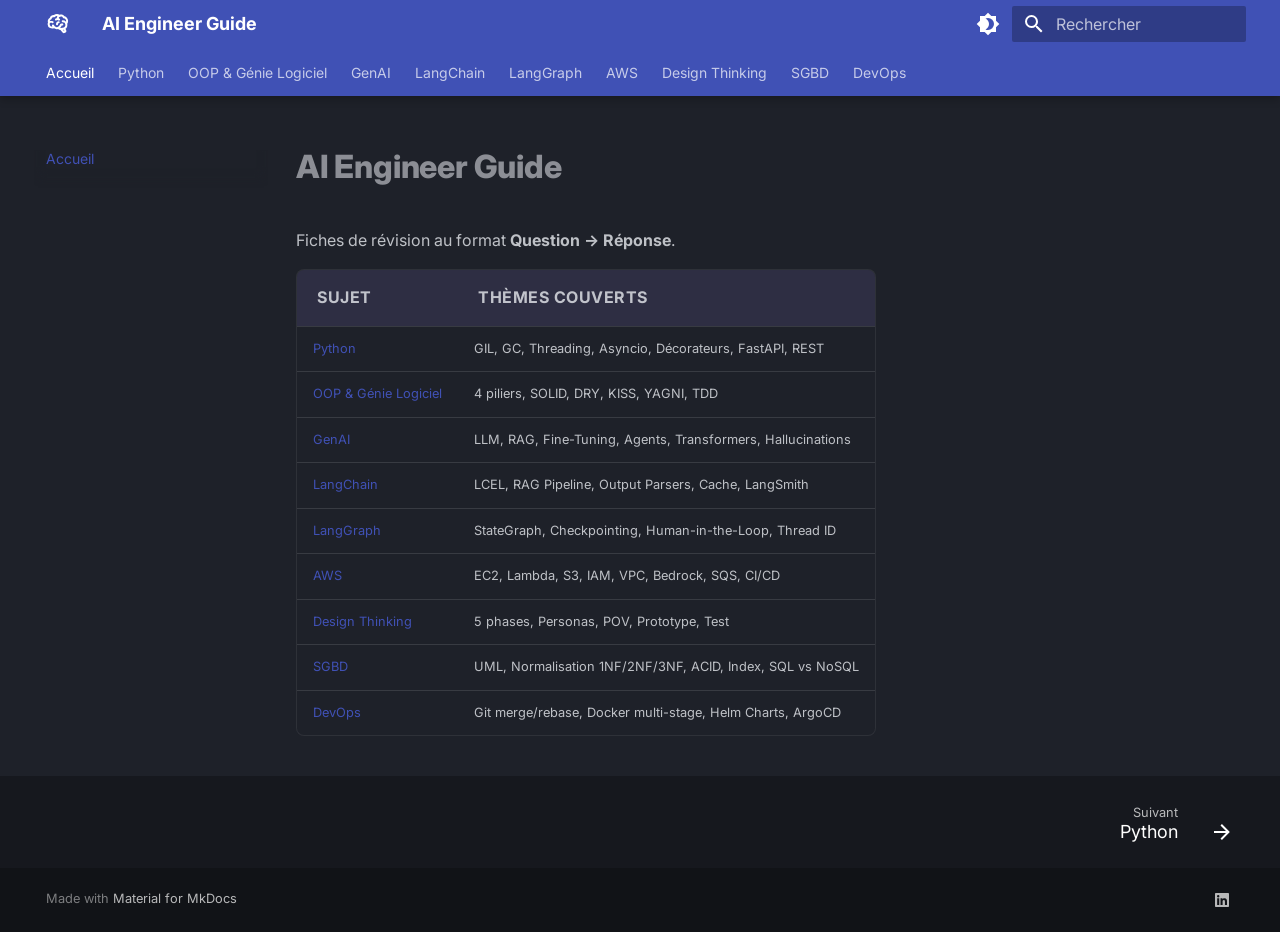
<file: index.html>
<!doctype html>
<html lang="fr" class="no-js">
  <head>
    
      <meta charset="utf-8">
      <meta name="viewport" content="width=device-width,initial-scale=1">
      
        <meta name="description" content="Fiches de révision techniques — GenAI, LangChain, LangGraph, AWS, Design Thinking">
      
      
      
      
      
        <link rel="next" href="python/">
      
      
        
      
      
      <link rel="icon" href="assets/images/favicon.png">
      <meta name="generator" content="mkdocs-1.6.1, mkdocs-material-9.7.6">
    
    
      
        <title>AI Engineer Guide</title>
      
    
    
      <link rel="stylesheet" href="assets/stylesheets/main.484c7ddc.min.css">
      
        
        <link rel="stylesheet" href="assets/stylesheets/palette.ab4e12ef.min.css">
      
      


    
    
      
    
    
      
        
        
        <link rel="preconnect" href="https://fonts.gstatic.com" crossorigin>
        <link rel="stylesheet" href="https://fonts.googleapis.com/css?family=Inter:300,300i,400,400i,700,700i%7CJetBrains+Mono:400,400i,700,700i&display=fallback">
        <style>:root{--md-text-font:"Inter";--md-code-font:"JetBrains Mono"}</style>
      
    
    
      <link rel="stylesheet" href="stylesheets/extra.css">
    
    <script>__md_scope=new URL(".",location),__md_hash=e=>[...e].reduce(((e,_)=>(e<<5)-e+_.charCodeAt(0)),0),__md_get=(e,_=localStorage,t=__md_scope)=>JSON.parse(_.getItem(t.pathname+"."+e)),__md_set=(e,_,t=localStorage,a=__md_scope)=>{try{t.setItem(a.pathname+"."+e,JSON.stringify(_))}catch(e){}}</script>
    
      

    
    
  </head>
  
  
    
    
      
    
    
    
    
    <body dir="ltr" data-md-color-scheme="slate" data-md-color-primary="custom" data-md-color-accent="cyan">
  
    
    <input class="md-toggle" data-md-toggle="drawer" type="checkbox" id="__drawer" autocomplete="off">
    <input class="md-toggle" data-md-toggle="search" type="checkbox" id="__search" autocomplete="off">
    <label class="md-overlay" for="__drawer"></label>
    <div data-md-component="skip">
      
        
        <a href="#ai-engineer-guide" class="md-skip">
          Aller au contenu
        </a>
      
    </div>
    <div data-md-component="announce">
      
    </div>
    
    
      

  

<header class="md-header md-header--shadow md-header--lifted" data-md-component="header">
  <nav class="md-header__inner md-grid" aria-label="En-tête">
    <a href="." title="AI Engineer Guide" class="md-header__button md-logo" aria-label="AI Engineer Guide" data-md-component="logo">
      
  
  <svg xmlns="http://www.w3.org/2000/svg" viewBox="0 0 24 24"><path d="M21.33 12.91c.09 1.55-.62 3.04-1.89 3.95l.77 1.49c.23.45.26.98.06 1.45-.19.47-.58.84-1.06 1l-.79.25a1.687 1.687 0 0 1-1.86-.55L14.44 18c-.89-.15-1.73-.53-2.44-1.1-.5.15-1 .23-1.5.23-.88 0-1.76-.27-2.5-.79-.53.16-1.07.23-1.62.22-.79.01-1.57-.15-2.3-.45a4.1 4.1 0 0 1-2.43-3.61c-.08-.72.04-1.45.35-2.11-.29-.75-.32-1.57-.07-2.33C2.3 7.11 3 6.32 3.87 5.82c.58-1.69 2.21-2.82 4-2.7 1.6-1.5 4.05-1.66 5.83-.37.42-.11.86-.17 1.3-.17 1.36-.03 2.65.57 3.5 1.64 2.04.53 3.5 2.35 3.58 4.47.05 1.11-.25 2.2-.86 3.13.07.36.11.72.11 1.09m-5-1.41c.57.07 1.02.5 1.02 1.07a1 1 0 0 1-1 1h-.63c-.32.9-.88 1.69-1.62 2.29.25.09.51.14.77.21 5.13-.07 4.53-3.2 4.53-3.25a2.59 2.59 0 0 0-2.69-2.49 1 1 0 0 1-1-1 1 1 0 0 1 1-1c1.23.03 2.41.49 3.33 1.3.05-.29.08-.59.08-.89-.06-1.24-.62-2.32-2.87-2.53-1.25-2.96-4.4-1.32-4.4-.4-.03.23.21.72.25.75a1 1 0 0 1 1 1c0 .55-.45 1-1 1-.53-.02-1.03-.22-1.43-.56-.48.31-1.03.5-1.6.56-.57.05-1.04-.35-1.07-.9a.97.97 0 0 1 .88-1.1c.16-.02.94-.14.94-.77 0-.66.25-1.29.68-1.79-.92-.25-1.91.08-2.91 1.29C6.75 5 6 5.25 5.45 7.2 4.5 7.67 4 8 3.78 9c1.08-.22 2.19-.13 3.22.25.5.19.78.75.59 1.29-.19.52-.77.78-1.29.59-.73-.32-1.55-.34-2.3-.06-.32.27-.32.83-.32 1.27 0 .74.37 1.43 1 1.83.53.27 1.12.41 1.71.4q-.225-.39-.39-.81a1.038 1.038 0 0 1 1.96-.68c.4 1.14 1.42 1.92 2.62 2.05 1.37-.07 2.59-.88 3.19-2.13.23-1.38 1.34-1.5 2.56-1.5m2 7.47-.62-1.3-.71.16 1 1.25zm-4.65-8.61a1 1 0 0 0-.91-1.03c-.71-.04-1.4.2-1.93.67-.57.58-.87 1.38-.84 2.19a1 1 0 0 0 1 1c.57 0 1-.45 1-1 0-.27.07-.54.23-.76.12-.1.27-.15.43-.15.55.03 1.02-.38 1.02-.92"/></svg>

    </a>
    <label class="md-header__button md-icon" for="__drawer">
      
      <svg xmlns="http://www.w3.org/2000/svg" viewBox="0 0 24 24"><path d="M3 6h18v2H3zm0 5h18v2H3zm0 5h18v2H3z"/></svg>
    </label>
    <div class="md-header__title" data-md-component="header-title">
      <div class="md-header__ellipsis">
        <div class="md-header__topic">
          <span class="md-ellipsis">
            AI Engineer Guide
          </span>
        </div>
        <div class="md-header__topic" data-md-component="header-topic">
          <span class="md-ellipsis">
            
              Accueil
            
          </span>
        </div>
      </div>
    </div>
    
      
        <form class="md-header__option" data-md-component="palette">
  
    
    
    
    <input class="md-option" data-md-color-media="" data-md-color-scheme="slate" data-md-color-primary="custom" data-md-color-accent="cyan"  aria-label="Passer en mode clair"  type="radio" name="__palette" id="__palette_0">
    
      <label class="md-header__button md-icon" title="Passer en mode clair" for="__palette_1" hidden>
        <svg xmlns="http://www.w3.org/2000/svg" viewBox="0 0 24 24"><path d="M12 18c-.89 0-1.74-.2-2.5-.55C11.56 16.5 13 14.42 13 12s-1.44-4.5-3.5-5.45C10.26 6.2 11.11 6 12 6a6 6 0 0 1 6 6 6 6 0 0 1-6 6m8-9.31V4h-4.69L12 .69 8.69 4H4v4.69L.69 12 4 15.31V20h4.69L12 23.31 15.31 20H20v-4.69L23.31 12z"/></svg>
      </label>
    
  
    
    
    
    <input class="md-option" data-md-color-media="" data-md-color-scheme="default" data-md-color-primary="custom" data-md-color-accent="deep-purple"  aria-label="Passer en mode sombre"  type="radio" name="__palette" id="__palette_1">
    
      <label class="md-header__button md-icon" title="Passer en mode sombre" for="__palette_0" hidden>
        <svg xmlns="http://www.w3.org/2000/svg" viewBox="0 0 24 24"><path d="M12 8a4 4 0 0 0-4 4 4 4 0 0 0 4 4 4 4 0 0 0 4-4 4 4 0 0 0-4-4m0 10a6 6 0 0 1-6-6 6 6 0 0 1 6-6 6 6 0 0 1 6 6 6 6 0 0 1-6 6m8-9.31V4h-4.69L12 .69 8.69 4H4v4.69L.69 12 4 15.31V20h4.69L12 23.31 15.31 20H20v-4.69L23.31 12z"/></svg>
      </label>
    
  
</form>
      
    
    
      <script>var palette=__md_get("__palette");if(palette&&palette.color){if("(prefers-color-scheme)"===palette.color.media){var media=matchMedia("(prefers-color-scheme: light)"),input=document.querySelector(media.matches?"[data-md-color-media='(prefers-color-scheme: light)']":"[data-md-color-media='(prefers-color-scheme: dark)']");palette.color.media=input.getAttribute("data-md-color-media"),palette.color.scheme=input.getAttribute("data-md-color-scheme"),palette.color.primary=input.getAttribute("data-md-color-primary"),palette.color.accent=input.getAttribute("data-md-color-accent")}for(var[key,value]of Object.entries(palette.color))document.body.setAttribute("data-md-color-"+key,value)}</script>
    
    
    
      
      
        <label class="md-header__button md-icon" for="__search">
          
          <svg xmlns="http://www.w3.org/2000/svg" viewBox="0 0 24 24"><path d="M9.5 3A6.5 6.5 0 0 1 16 9.5c0 1.61-.59 3.09-1.56 4.23l.27.27h.79l5 5-1.5 1.5-5-5v-.79l-.27-.27A6.52 6.52 0 0 1 9.5 16 6.5 6.5 0 0 1 3 9.5 6.5 6.5 0 0 1 9.5 3m0 2C7 5 5 7 5 9.5S7 14 9.5 14 14 12 14 9.5 12 5 9.5 5"/></svg>
        </label>
        <div class="md-search" data-md-component="search" role="dialog">
  <label class="md-search__overlay" for="__search"></label>
  <div class="md-search__inner" role="search">
    <form class="md-search__form" name="search">
      <input type="text" class="md-search__input" name="query" aria-label="Rechercher" placeholder="Rechercher" autocapitalize="off" autocorrect="off" autocomplete="off" spellcheck="false" data-md-component="search-query" required>
      <label class="md-search__icon md-icon" for="__search">
        
        <svg xmlns="http://www.w3.org/2000/svg" viewBox="0 0 24 24"><path d="M9.5 3A6.5 6.5 0 0 1 16 9.5c0 1.61-.59 3.09-1.56 4.23l.27.27h.79l5 5-1.5 1.5-5-5v-.79l-.27-.27A6.52 6.52 0 0 1 9.5 16 6.5 6.5 0 0 1 3 9.5 6.5 6.5 0 0 1 9.5 3m0 2C7 5 5 7 5 9.5S7 14 9.5 14 14 12 14 9.5 12 5 9.5 5"/></svg>
        
        <svg xmlns="http://www.w3.org/2000/svg" viewBox="0 0 24 24"><path d="M20 11v2H8l5.5 5.5-1.42 1.42L4.16 12l7.92-7.92L13.5 5.5 8 11z"/></svg>
      </label>
      <nav class="md-search__options" aria-label="Recherche">
        
          <a href="javascript:void(0)" class="md-search__icon md-icon" title="Partager" aria-label="Partager" data-clipboard data-clipboard-text="" data-md-component="search-share" tabindex="-1">
            
            <svg xmlns="http://www.w3.org/2000/svg" viewBox="0 0 24 24"><path d="M18 16.08c-.76 0-1.44.3-1.96.77L8.91 12.7c.05-.23.09-.46.09-.7s-.04-.47-.09-.7l7.05-4.11c.54.5 1.25.81 2.04.81a3 3 0 0 0 3-3 3 3 0 0 0-3-3 3 3 0 0 0-3 3c0 .24.04.47.09.7L8.04 9.81C7.5 9.31 6.79 9 6 9a3 3 0 0 0-3 3 3 3 0 0 0 3 3c.79 0 1.5-.31 2.04-.81l7.12 4.15c-.05.21-.08.43-.08.66 0 1.61 1.31 2.91 2.92 2.91s2.92-1.3 2.92-2.91A2.92 2.92 0 0 0 18 16.08"/></svg>
          </a>
        
        <button type="reset" class="md-search__icon md-icon" title="Effacer" aria-label="Effacer" tabindex="-1">
          
          <svg xmlns="http://www.w3.org/2000/svg" viewBox="0 0 24 24"><path d="M19 6.41 17.59 5 12 10.59 6.41 5 5 6.41 10.59 12 5 17.59 6.41 19 12 13.41 17.59 19 19 17.59 13.41 12z"/></svg>
        </button>
      </nav>
      
        <div class="md-search__suggest" data-md-component="search-suggest"></div>
      
    </form>
    <div class="md-search__output">
      <div class="md-search__scrollwrap" tabindex="0" data-md-scrollfix>
        <div class="md-search-result" data-md-component="search-result">
          <div class="md-search-result__meta">
            Initialisation de la recherche
          </div>
          <ol class="md-search-result__list" role="presentation"></ol>
        </div>
      </div>
    </div>
  </div>
</div>
      
    
    
  </nav>
  
    
      
<nav class="md-tabs" aria-label="Onglets" data-md-component="tabs">
  <div class="md-grid">
    <ul class="md-tabs__list">
      
        
  
  
  
    
  
  
    <li class="md-tabs__item md-tabs__item--active">
      <a href="." class="md-tabs__link">
        
  
  
    
  
  Accueil

      </a>
    </li>
  

      
        
  
  
  
  
    <li class="md-tabs__item">
      <a href="python/" class="md-tabs__link">
        
  
  
    
  
  Python

      </a>
    </li>
  

      
        
  
  
  
  
    <li class="md-tabs__item">
      <a href="oop/" class="md-tabs__link">
        
  
  
    
  
  OOP & Génie Logiciel

      </a>
    </li>
  

      
        
  
  
  
  
    <li class="md-tabs__item">
      <a href="gen_ai/" class="md-tabs__link">
        
  
  
    
  
  GenAI

      </a>
    </li>
  

      
        
  
  
  
  
    <li class="md-tabs__item">
      <a href="langchain/" class="md-tabs__link">
        
  
  
    
  
  LangChain

      </a>
    </li>
  

      
        
  
  
  
  
    <li class="md-tabs__item">
      <a href="langgraph/" class="md-tabs__link">
        
  
  
    
  
  LangGraph

      </a>
    </li>
  

      
        
  
  
  
  
    <li class="md-tabs__item">
      <a href="aws/" class="md-tabs__link">
        
  
  
    
  
  AWS

      </a>
    </li>
  

      
        
  
  
  
  
    <li class="md-tabs__item">
      <a href="design_thinking/" class="md-tabs__link">
        
  
  
    
  
  Design Thinking

      </a>
    </li>
  

      
        
  
  
  
  
    <li class="md-tabs__item">
      <a href="sgbd/" class="md-tabs__link">
        
  
  
    
  
  SGBD

      </a>
    </li>
  

      
        
  
  
  
  
    <li class="md-tabs__item">
      <a href="devops/" class="md-tabs__link">
        
  
  
    
  
  DevOps

      </a>
    </li>
  

      
    </ul>
  </div>
</nav>
    
  
</header>
    
    <div class="md-container" data-md-component="container">
      
      
        
      
      <main class="md-main" data-md-component="main">
        <div class="md-main__inner md-grid">
          
            
              
              <div class="md-sidebar md-sidebar--primary" data-md-component="sidebar" data-md-type="navigation" >
                <div class="md-sidebar__scrollwrap">
                  <div class="md-sidebar__inner">
                    


  


<nav class="md-nav md-nav--primary md-nav--lifted" aria-label="Navigation" data-md-level="0">
  <label class="md-nav__title" for="__drawer">
    <a href="." title="AI Engineer Guide" class="md-nav__button md-logo" aria-label="AI Engineer Guide" data-md-component="logo">
      
  
  <svg xmlns="http://www.w3.org/2000/svg" viewBox="0 0 24 24"><path d="M21.33 12.91c.09 1.55-.62 3.04-1.89 3.95l.77 1.49c.23.45.26.98.06 1.45-.19.47-.58.84-1.06 1l-.79.25a1.687 1.687 0 0 1-1.86-.55L14.44 18c-.89-.15-1.73-.53-2.44-1.1-.5.15-1 .23-1.5.23-.88 0-1.76-.27-2.5-.79-.53.16-1.07.23-1.62.22-.79.01-1.57-.15-2.3-.45a4.1 4.1 0 0 1-2.43-3.61c-.08-.72.04-1.45.35-2.11-.29-.75-.32-1.57-.07-2.33C2.3 7.11 3 6.32 3.87 5.82c.58-1.69 2.21-2.82 4-2.7 1.6-1.5 4.05-1.66 5.83-.37.42-.11.86-.17 1.3-.17 1.36-.03 2.65.57 3.5 1.64 2.04.53 3.5 2.35 3.58 4.47.05 1.11-.25 2.2-.86 3.13.07.36.11.72.11 1.09m-5-1.41c.57.07 1.02.5 1.02 1.07a1 1 0 0 1-1 1h-.63c-.32.9-.88 1.69-1.62 2.29.25.09.51.14.77.21 5.13-.07 4.53-3.2 4.53-3.25a2.59 2.59 0 0 0-2.69-2.49 1 1 0 0 1-1-1 1 1 0 0 1 1-1c1.23.03 2.41.49 3.33 1.3.05-.29.08-.59.08-.89-.06-1.24-.62-2.32-2.87-2.53-1.25-2.96-4.4-1.32-4.4-.4-.03.23.21.72.25.75a1 1 0 0 1 1 1c0 .55-.45 1-1 1-.53-.02-1.03-.22-1.43-.56-.48.31-1.03.5-1.6.56-.57.05-1.04-.35-1.07-.9a.97.97 0 0 1 .88-1.1c.16-.02.94-.14.94-.77 0-.66.25-1.29.68-1.79-.92-.25-1.91.08-2.91 1.29C6.75 5 6 5.25 5.45 7.2 4.5 7.67 4 8 3.78 9c1.08-.22 2.19-.13 3.22.25.5.19.78.75.59 1.29-.19.52-.77.78-1.29.59-.73-.32-1.55-.34-2.3-.06-.32.27-.32.83-.32 1.27 0 .74.37 1.43 1 1.83.53.27 1.12.41 1.71.4q-.225-.39-.39-.81a1.038 1.038 0 0 1 1.96-.68c.4 1.14 1.42 1.92 2.62 2.05 1.37-.07 2.59-.88 3.19-2.13.23-1.38 1.34-1.5 2.56-1.5m2 7.47-.62-1.3-.71.16 1 1.25zm-4.65-8.61a1 1 0 0 0-.91-1.03c-.71-.04-1.4.2-1.93.67-.57.58-.87 1.38-.84 2.19a1 1 0 0 0 1 1c.57 0 1-.45 1-1 0-.27.07-.54.23-.76.12-.1.27-.15.43-.15.55.03 1.02-.38 1.02-.92"/></svg>

    </a>
    AI Engineer Guide
  </label>
  
  <ul class="md-nav__list" data-md-scrollfix>
    
      
      
  
  
    
  
  
  
    <li class="md-nav__item md-nav__item--active">
      
      <input class="md-nav__toggle md-toggle" type="checkbox" id="__toc">
      
      
        
      
      
      <a href="." class="md-nav__link md-nav__link--active">
        
  
  
  <span class="md-ellipsis">
    
  
    Accueil
  

    
  </span>
  
  

      </a>
      
    </li>
  

    
      
      
  
  
  
  
    <li class="md-nav__item">
      <a href="python/" class="md-nav__link">
        
  
  
  <span class="md-ellipsis">
    
  
    Python
  

    
  </span>
  
  

      </a>
    </li>
  

    
      
      
  
  
  
  
    <li class="md-nav__item">
      <a href="oop/" class="md-nav__link">
        
  
  
  <span class="md-ellipsis">
    
  
    OOP & Génie Logiciel
  

    
  </span>
  
  

      </a>
    </li>
  

    
      
      
  
  
  
  
    <li class="md-nav__item">
      <a href="gen_ai/" class="md-nav__link">
        
  
  
  <span class="md-ellipsis">
    
  
    GenAI
  

    
  </span>
  
  

      </a>
    </li>
  

    
      
      
  
  
  
  
    <li class="md-nav__item">
      <a href="langchain/" class="md-nav__link">
        
  
  
  <span class="md-ellipsis">
    
  
    LangChain
  

    
  </span>
  
  

      </a>
    </li>
  

    
      
      
  
  
  
  
    <li class="md-nav__item">
      <a href="langgraph/" class="md-nav__link">
        
  
  
  <span class="md-ellipsis">
    
  
    LangGraph
  

    
  </span>
  
  

      </a>
    </li>
  

    
      
      
  
  
  
  
    <li class="md-nav__item">
      <a href="aws/" class="md-nav__link">
        
  
  
  <span class="md-ellipsis">
    
  
    AWS
  

    
  </span>
  
  

      </a>
    </li>
  

    
      
      
  
  
  
  
    <li class="md-nav__item">
      <a href="design_thinking/" class="md-nav__link">
        
  
  
  <span class="md-ellipsis">
    
  
    Design Thinking
  

    
  </span>
  
  

      </a>
    </li>
  

    
      
      
  
  
  
  
    <li class="md-nav__item">
      <a href="sgbd/" class="md-nav__link">
        
  
  
  <span class="md-ellipsis">
    
  
    SGBD
  

    
  </span>
  
  

      </a>
    </li>
  

    
      
      
  
  
  
  
    <li class="md-nav__item">
      <a href="devops/" class="md-nav__link">
        
  
  
  <span class="md-ellipsis">
    
  
    DevOps
  

    
  </span>
  
  

      </a>
    </li>
  

    
  </ul>
</nav>
                  </div>
                </div>
              </div>
            
            
              
              <div class="md-sidebar md-sidebar--secondary" data-md-component="sidebar" data-md-type="toc" >
                <div class="md-sidebar__scrollwrap">
                  <div class="md-sidebar__inner">
                    

  

<nav class="md-nav md-nav--secondary" aria-label="Sur cette page">
  
  
  
    
  
  
</nav>
                  </div>
                </div>
              </div>
            
          
          
            <div class="md-content" data-md-component="content">
              
              <article class="md-content__inner md-typeset">
                
                  



<h1 id="ai-engineer-guide">AI Engineer Guide<a class="headerlink" href="#ai-engineer-guide" title="Permanent link">&para;</a></h1>
<p>Fiches de révision au format <strong>Question → Réponse</strong>.</p>
<table>
<thead>
<tr>
<th>Sujet</th>
<th>Thèmes couverts</th>
</tr>
</thead>
<tbody>
<tr>
<td><a href="python/">Python</a></td>
<td>GIL, GC, Threading, Asyncio, Décorateurs, FastAPI, REST</td>
</tr>
<tr>
<td><a href="oop/">OOP &amp; Génie Logiciel</a></td>
<td>4 piliers, SOLID, DRY, KISS, YAGNI, TDD</td>
</tr>
<tr>
<td><a href="gen_ai/">GenAI</a></td>
<td>LLM, RAG, Fine-Tuning, Agents, Transformers, Hallucinations</td>
</tr>
<tr>
<td><a href="langchain/">LangChain</a></td>
<td>LCEL, RAG Pipeline, Output Parsers, Cache, LangSmith</td>
</tr>
<tr>
<td><a href="langgraph/">LangGraph</a></td>
<td>StateGraph, Checkpointing, Human-in-the-Loop, Thread ID</td>
</tr>
<tr>
<td><a href="aws/">AWS</a></td>
<td>EC2, Lambda, S3, IAM, VPC, Bedrock, SQS, CI/CD</td>
</tr>
<tr>
<td><a href="design_thinking/">Design Thinking</a></td>
<td>5 phases, Personas, POV, Prototype, Test</td>
</tr>
<tr>
<td><a href="sgbd/">SGBD</a></td>
<td>UML, Normalisation 1NF/2NF/3NF, ACID, Index, SQL vs NoSQL</td>
</tr>
<tr>
<td><a href="devops/">DevOps</a></td>
<td>Git merge/rebase, Docker multi-stage, Helm Charts, ArgoCD</td>
</tr>
</tbody>
</table>












                
              </article>
            </div>
          
          
<script>var target=document.getElementById(location.hash.slice(1));target&&target.name&&(target.checked=target.name.startsWith("__tabbed_"))</script>
        </div>
        
          <button type="button" class="md-top md-icon" data-md-component="top" hidden>
  
  <svg xmlns="http://www.w3.org/2000/svg" viewBox="0 0 24 24"><path d="M13 20h-2V8l-5.5 5.5-1.42-1.42L12 4.16l7.92 7.92-1.42 1.42L13 8z"/></svg>
  Retour en haut de la page
</button>
        
      </main>
      
        <footer class="md-footer">
  
    
      
      <nav class="md-footer__inner md-grid" aria-label="Pied de page" >
        
        
          
          <a href="python/" class="md-footer__link md-footer__link--next" aria-label="Suivant: Python">
            <div class="md-footer__title">
              <span class="md-footer__direction">
                Suivant
              </span>
              <div class="md-ellipsis">
                Python
              </div>
            </div>
            <div class="md-footer__button md-icon">
              
              <svg xmlns="http://www.w3.org/2000/svg" viewBox="0 0 24 24"><path d="M4 11v2h12l-5.5 5.5 1.42 1.42L19.84 12l-7.92-7.92L10.5 5.5 16 11z"/></svg>
            </div>
          </a>
        
      </nav>
    
  
  <div class="md-footer-meta md-typeset">
    <div class="md-footer-meta__inner md-grid">
      <div class="md-copyright">
  
  
    Made with
    <a href="https://squidfunk.github.io/mkdocs-material/" target="_blank" rel="noopener">
      Material for MkDocs
    </a>
  
</div>
      
        
<div class="md-social">
  
    
    
    
    
    <a href="#" target="_blank" rel="noopener" title="LinkedIn" class="md-social__link">
      <svg xmlns="http://www.w3.org/2000/svg" viewBox="0 0 448 512"><!--! Font Awesome Free 7.1.0 by @fontawesome - https://fontawesome.com License - https://fontawesome.com/license/free (Icons: CC BY 4.0, Fonts: SIL OFL 1.1, Code: MIT License) Copyright 2025 Fonticons, Inc.--><path d="M416 32H31.9C14.3 32 0 46.5 0 64.3v383.4C0 465.5 14.3 480 31.9 480H416c17.6 0 32-14.5 32-32.3V64.3c0-17.8-14.4-32.3-32-32.3M135.4 416H69V202.2h66.5V416zM102.2 96a38.5 38.5 0 1 1 0 77 38.5 38.5 0 1 1 0-77m282.1 320h-66.4V312c0-24.8-.5-56.7-34.5-56.7-34.6 0-39.9 27-39.9 54.9V416h-66.4V202.2h63.7v29.2h.9c8.9-16.8 30.6-34.5 62.9-34.5 67.2 0 79.7 44.3 79.7 101.9z"/></svg>
    </a>
  
</div>
      
    </div>
  </div>
</footer>
      
    </div>
    <div class="md-dialog" data-md-component="dialog">
      <div class="md-dialog__inner md-typeset"></div>
    </div>
    
    
    
      
      
      <script id="__config" type="application/json">{"annotate": null, "base": ".", "features": ["navigation.tabs", "navigation.tabs.sticky", "navigation.sections", "navigation.top", "navigation.footer", "navigation.indexes", "search.highlight", "search.suggest", "search.share", "content.code.copy", "content.code.annotate", "toc.follow"], "search": "assets/javascripts/workers/search.2c215733.min.js", "tags": null, "translations": {"clipboard.copied": "Copi\u00e9 dans le presse-papier", "clipboard.copy": "Copier dans le presse-papier", "search.result.more.one": "1 de plus sur cette page", "search.result.more.other": "# de plus sur cette page", "search.result.none": "Aucun document trouv\u00e9", "search.result.one": "1 document trouv\u00e9", "search.result.other": "# documents trouv\u00e9s", "search.result.placeholder": "Taper pour d\u00e9marrer la recherche", "search.result.term.missing": "Non trouv\u00e9", "select.version": "S\u00e9lectionner la version"}, "version": null}</script>
    
    
      <script src="assets/javascripts/bundle.79ae519e.min.js"></script>
      
    
  </body>
</html>
</file>
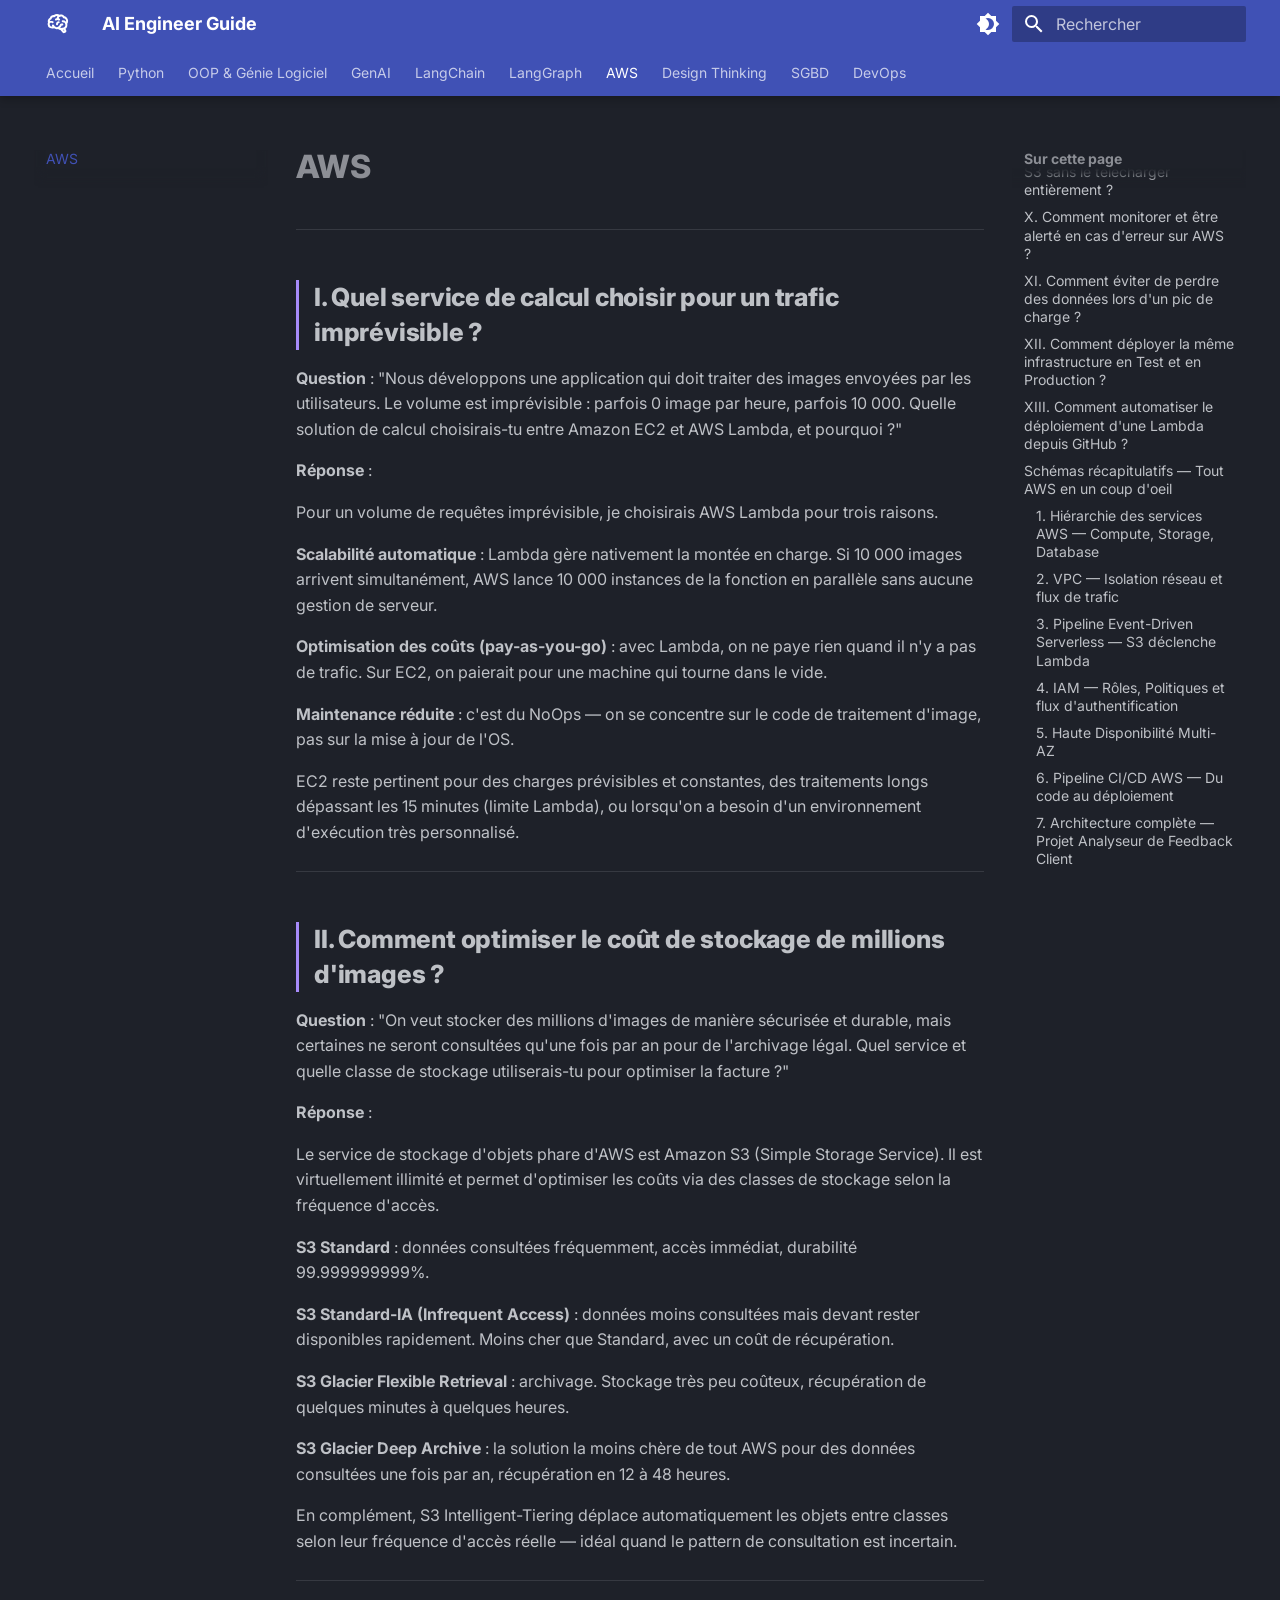
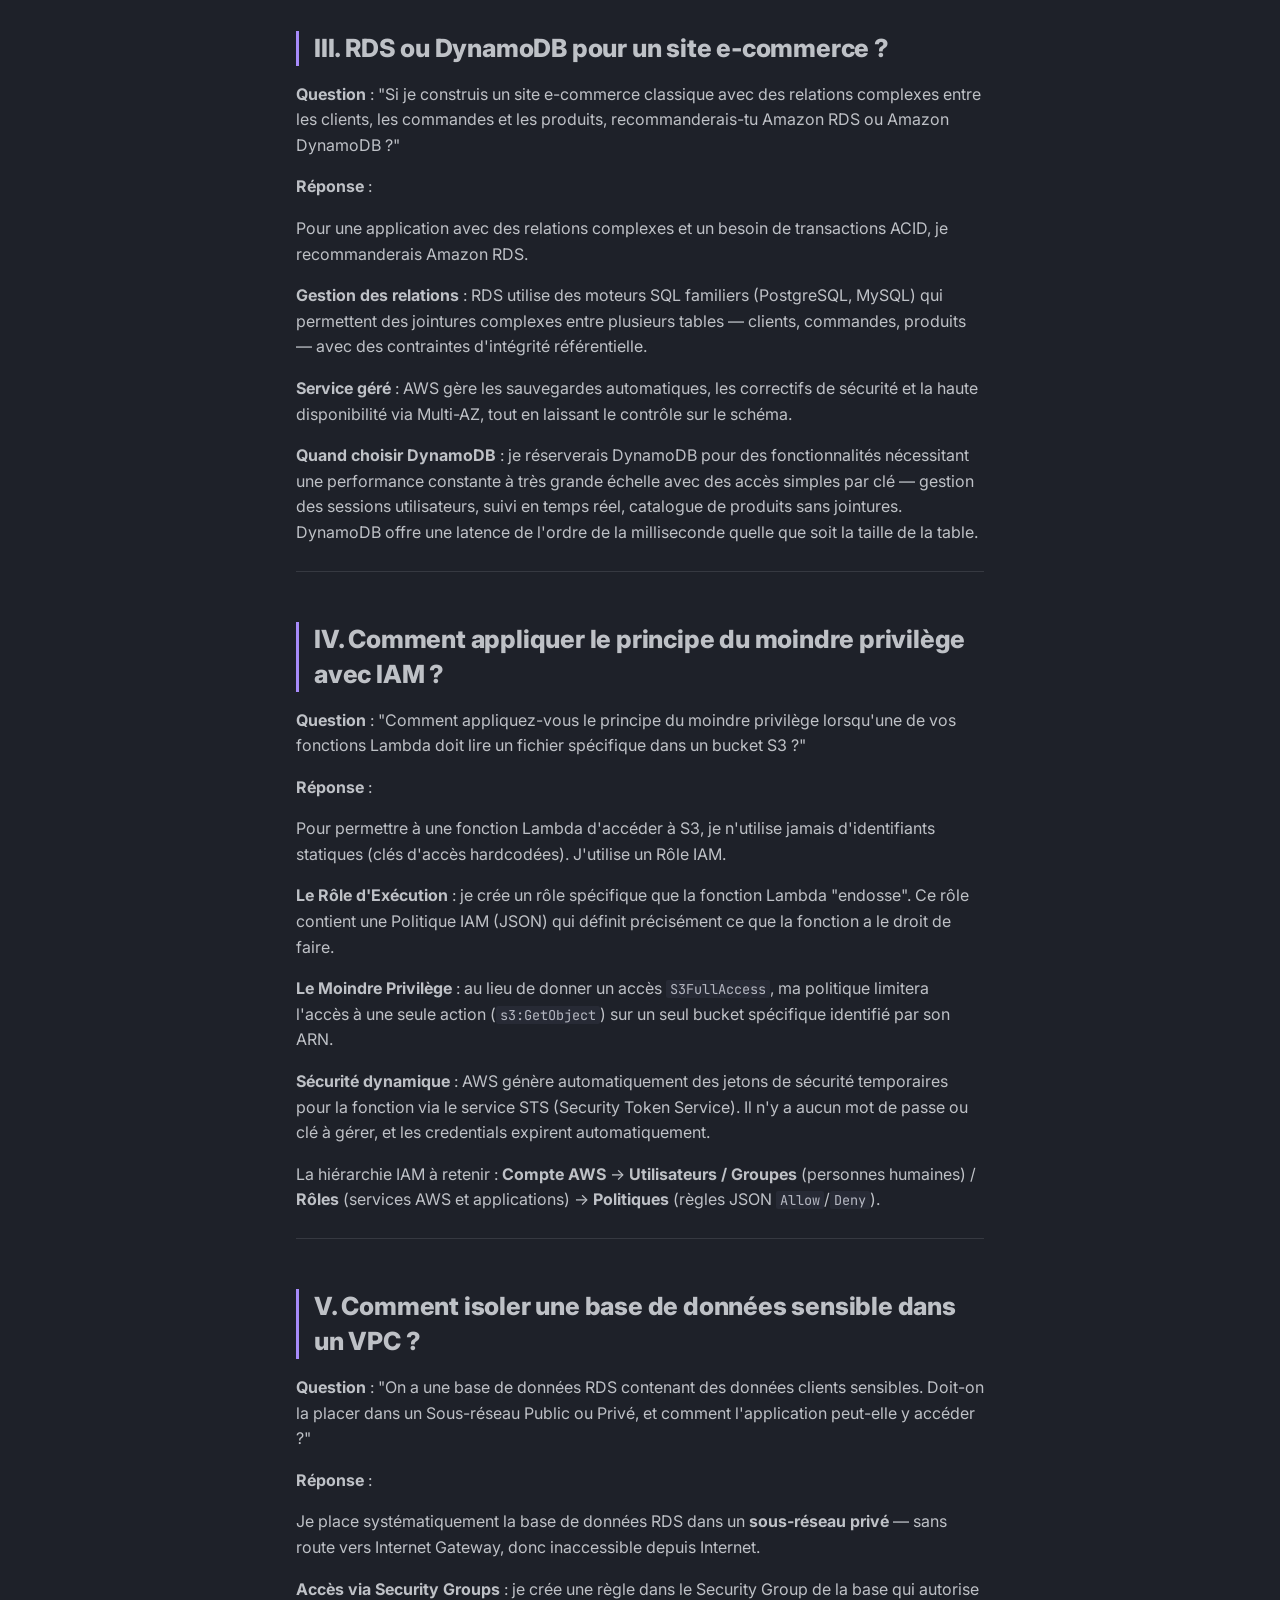
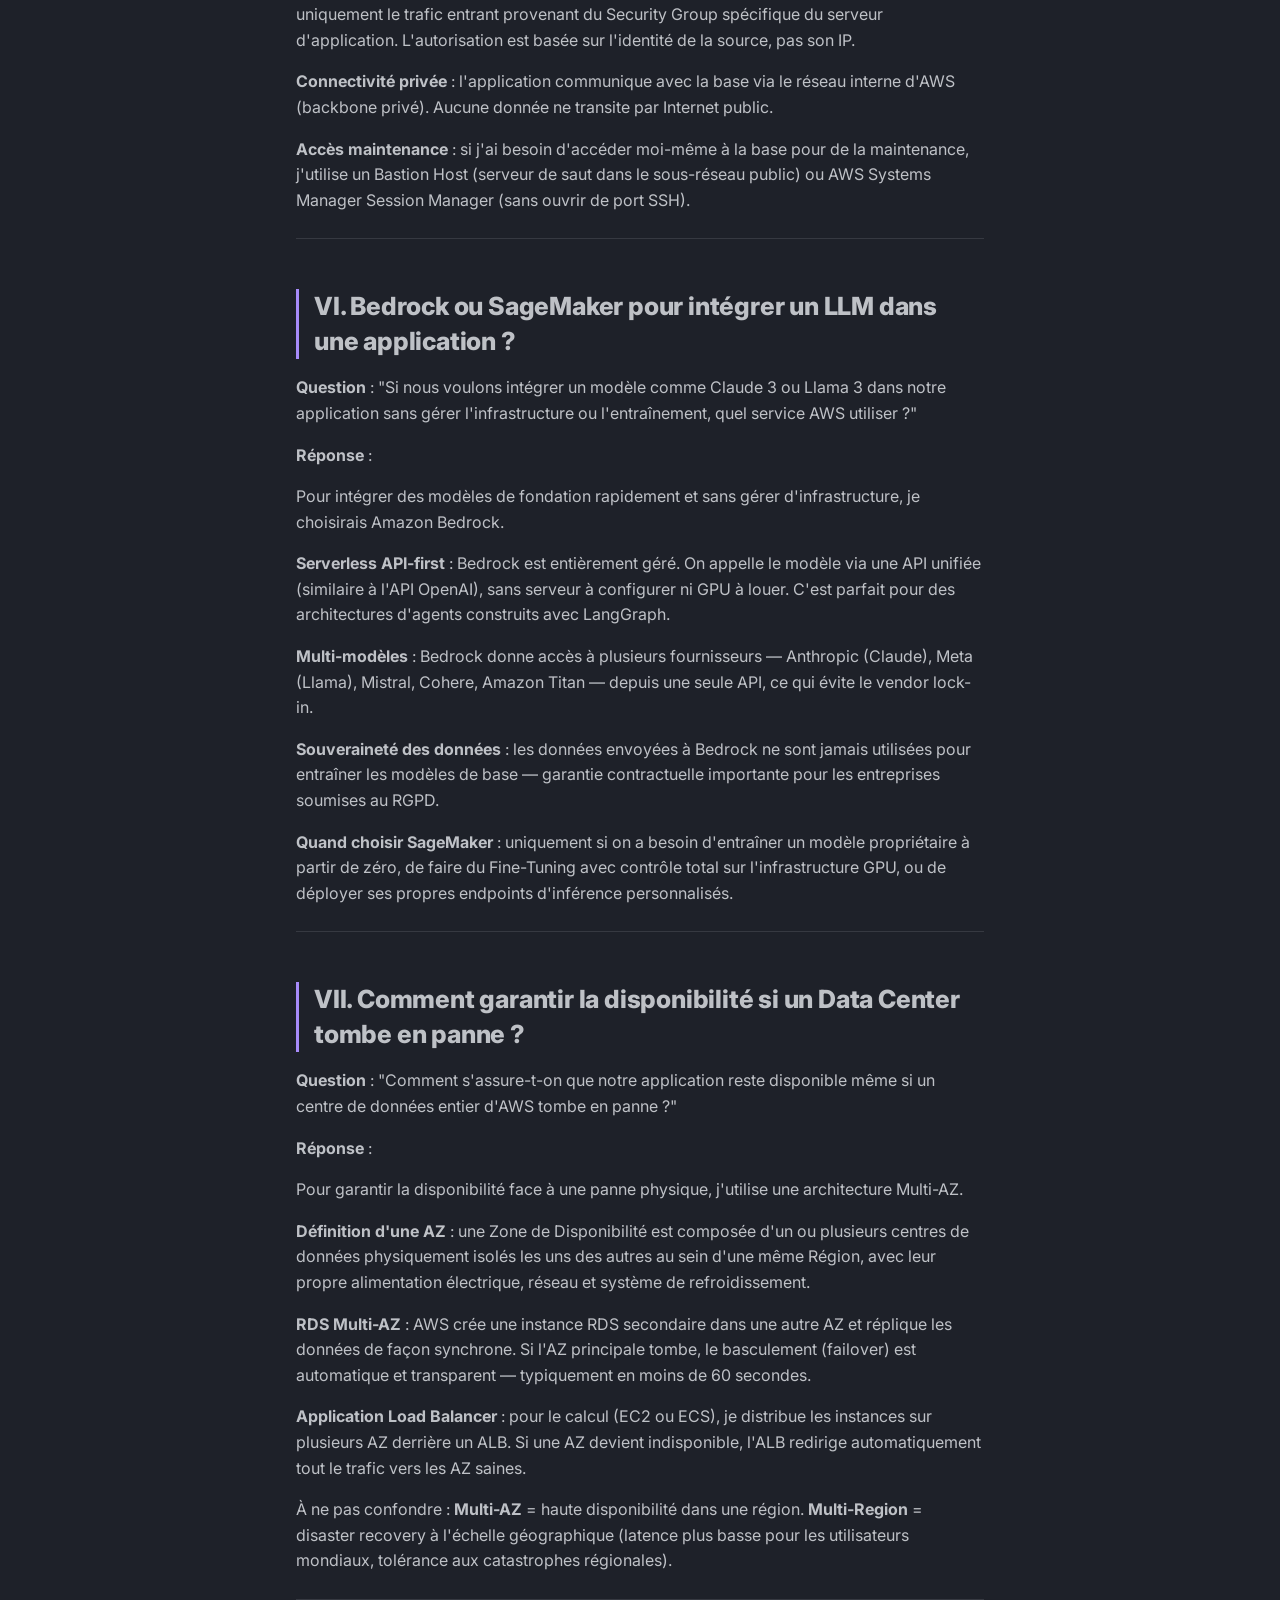
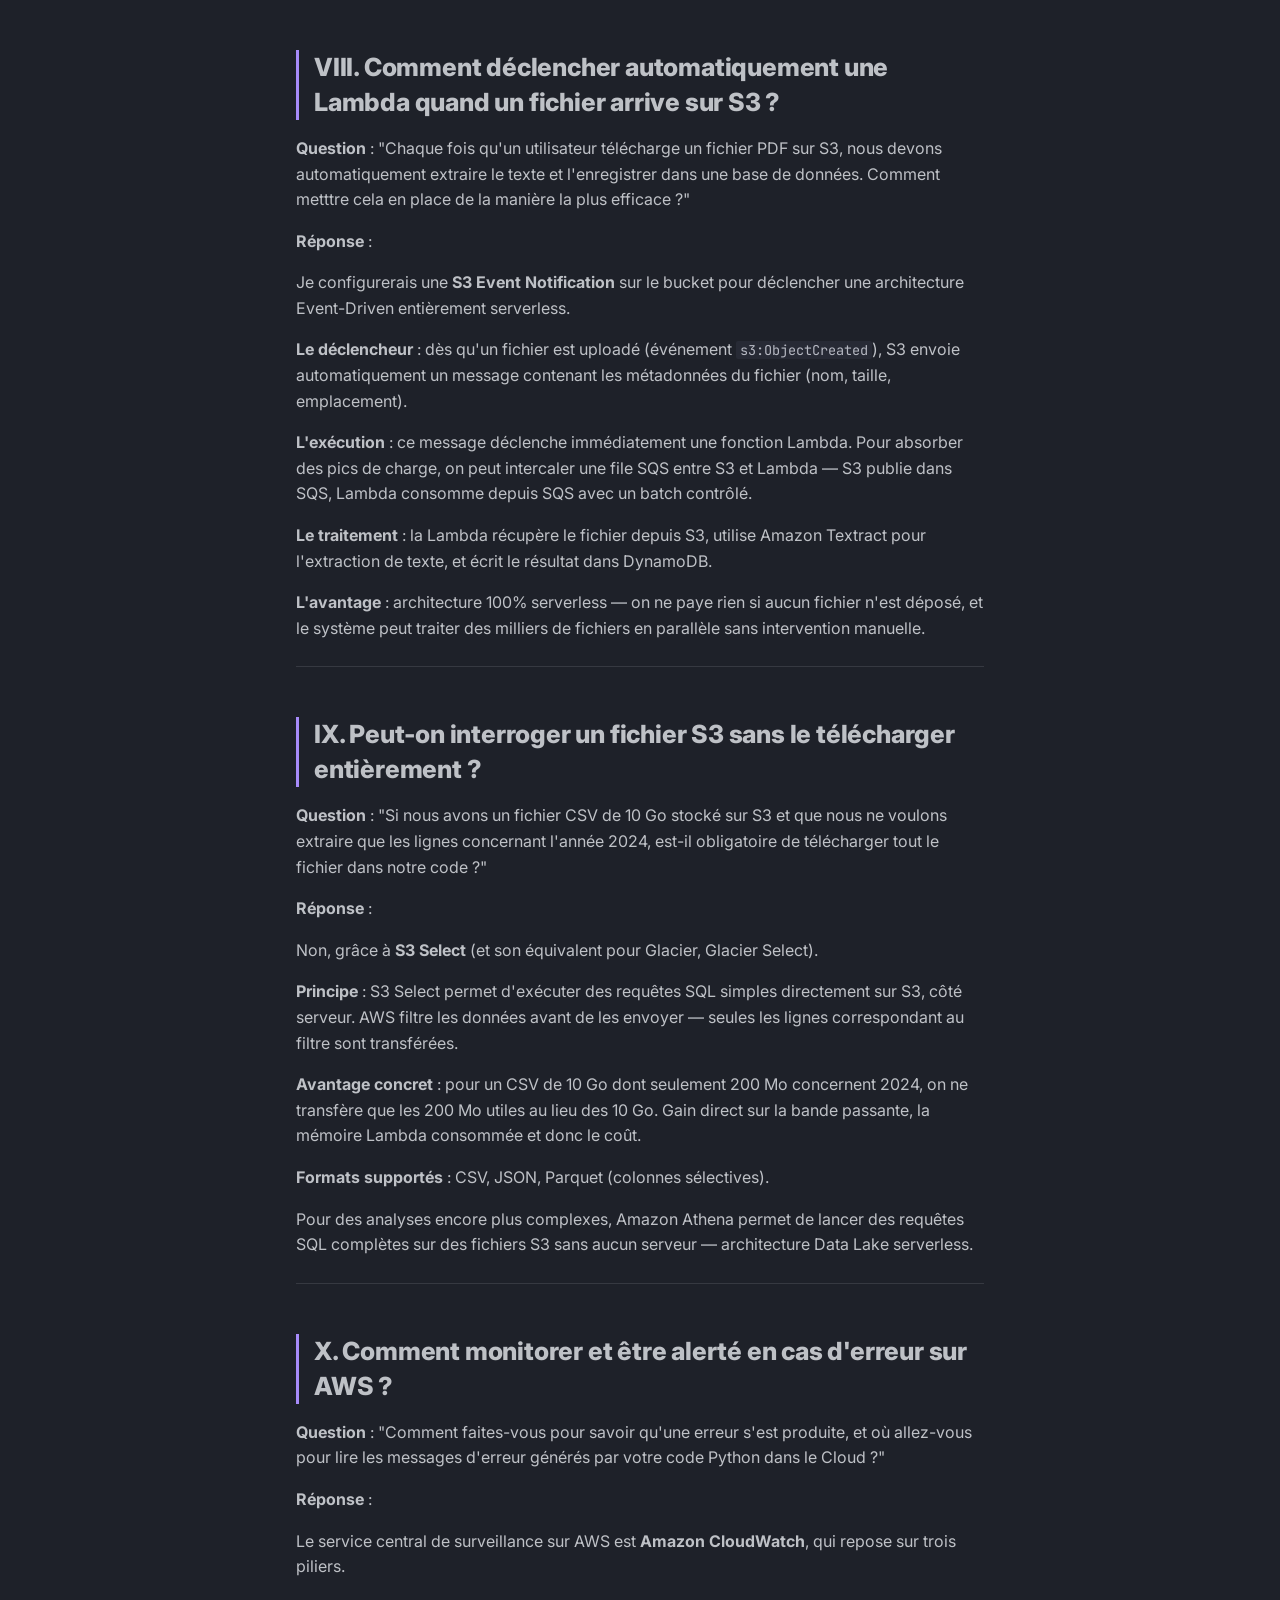
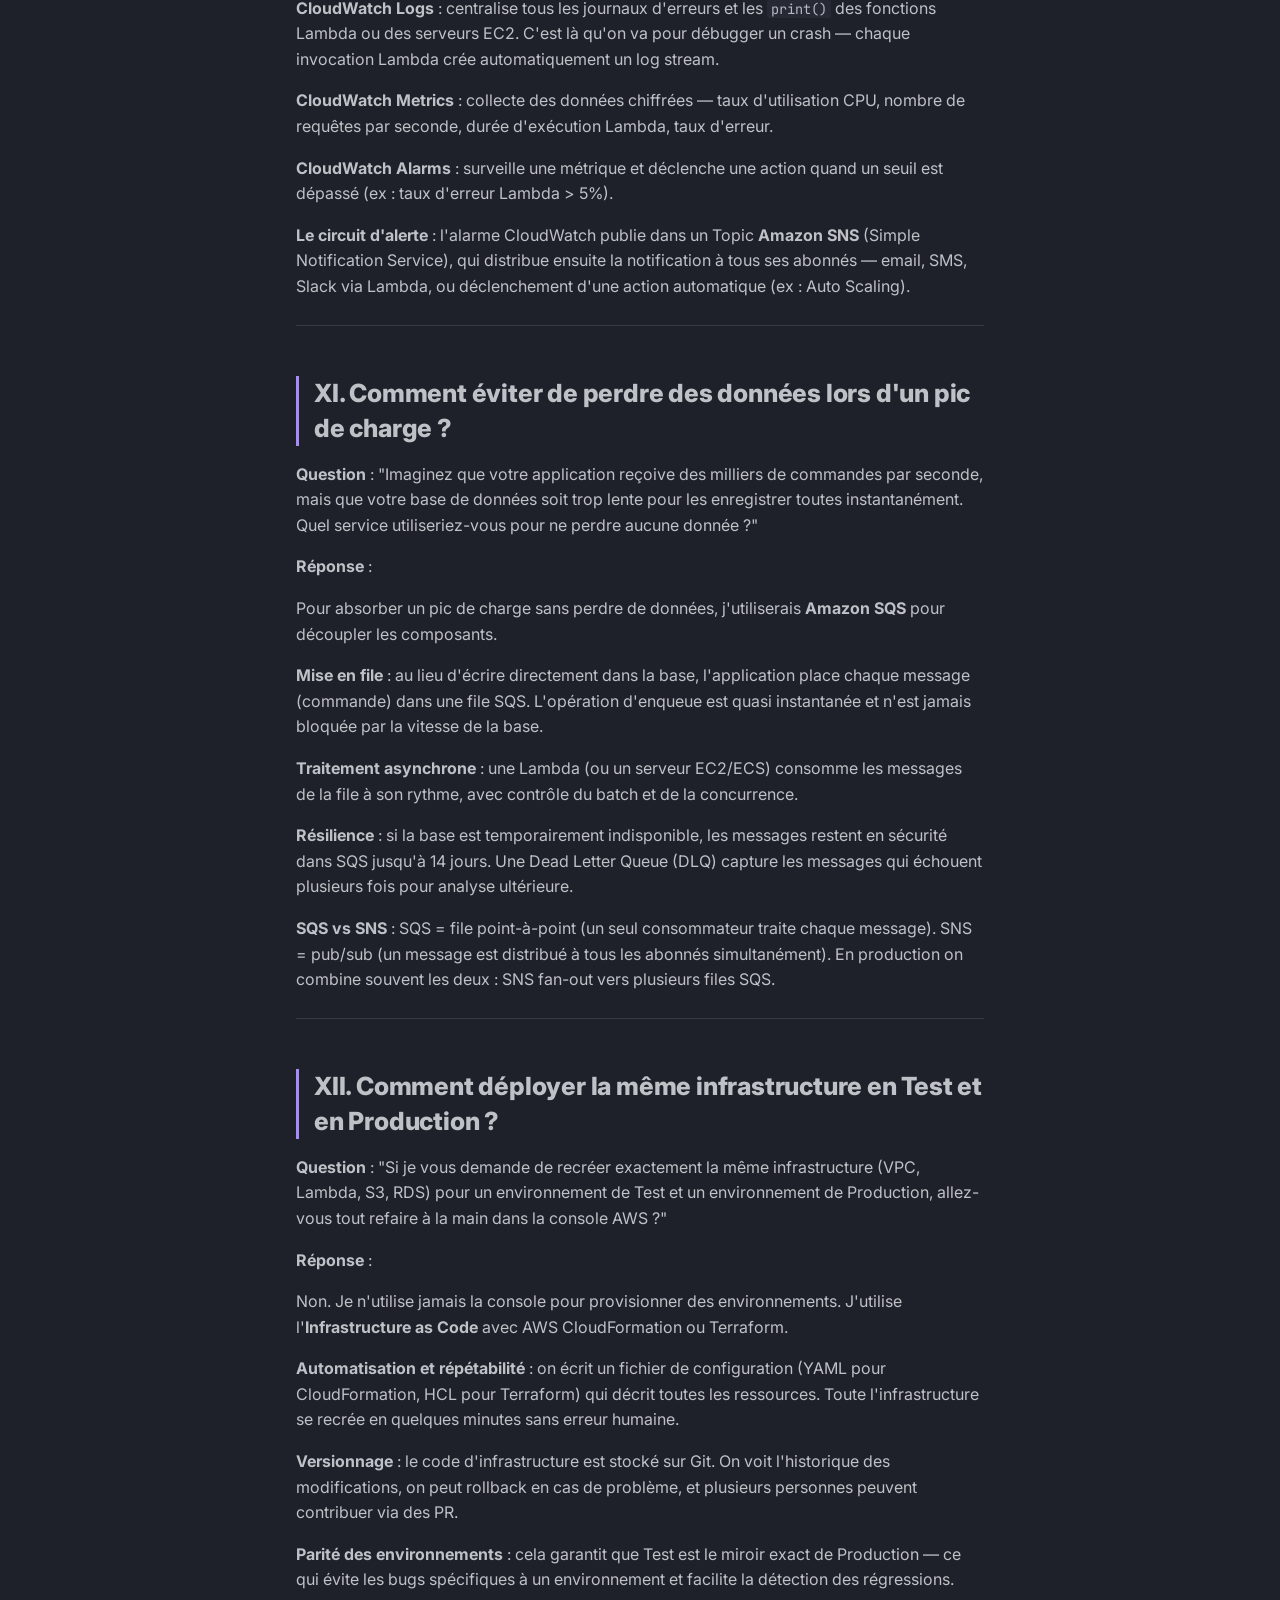
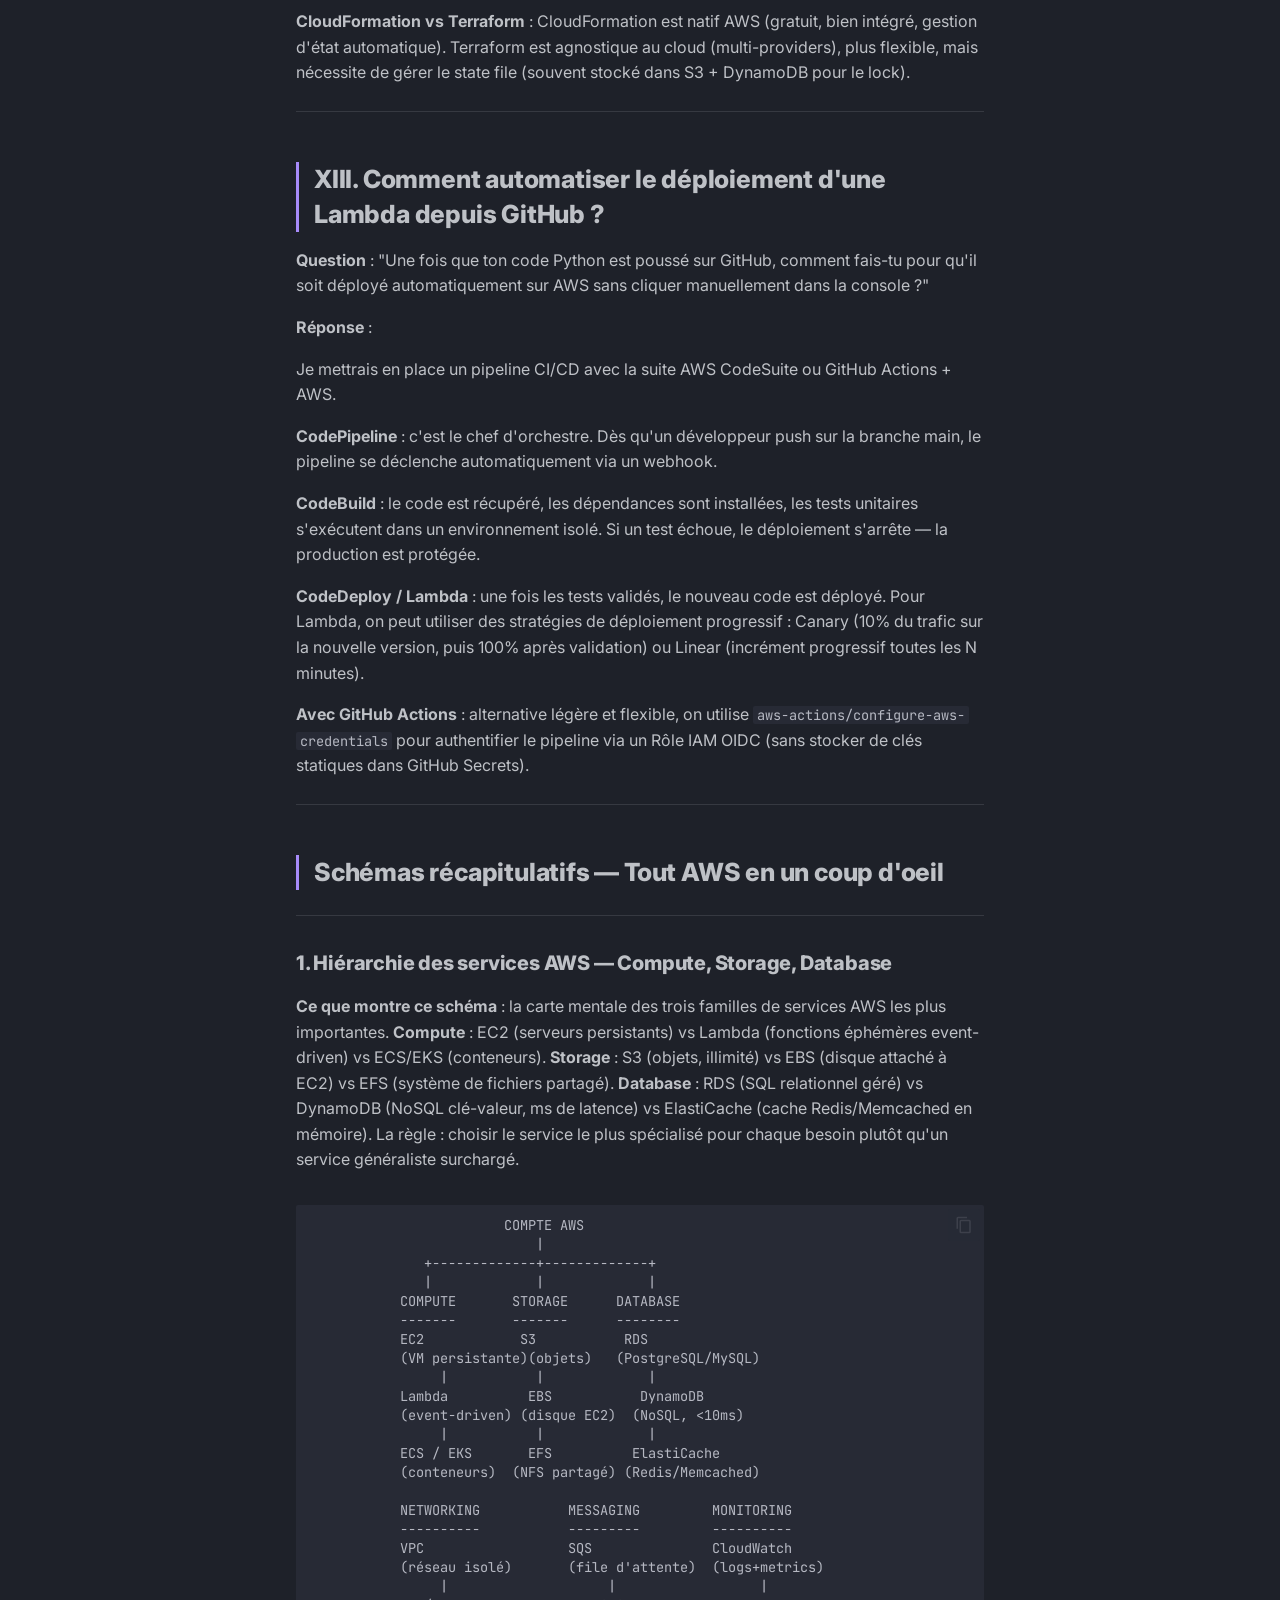
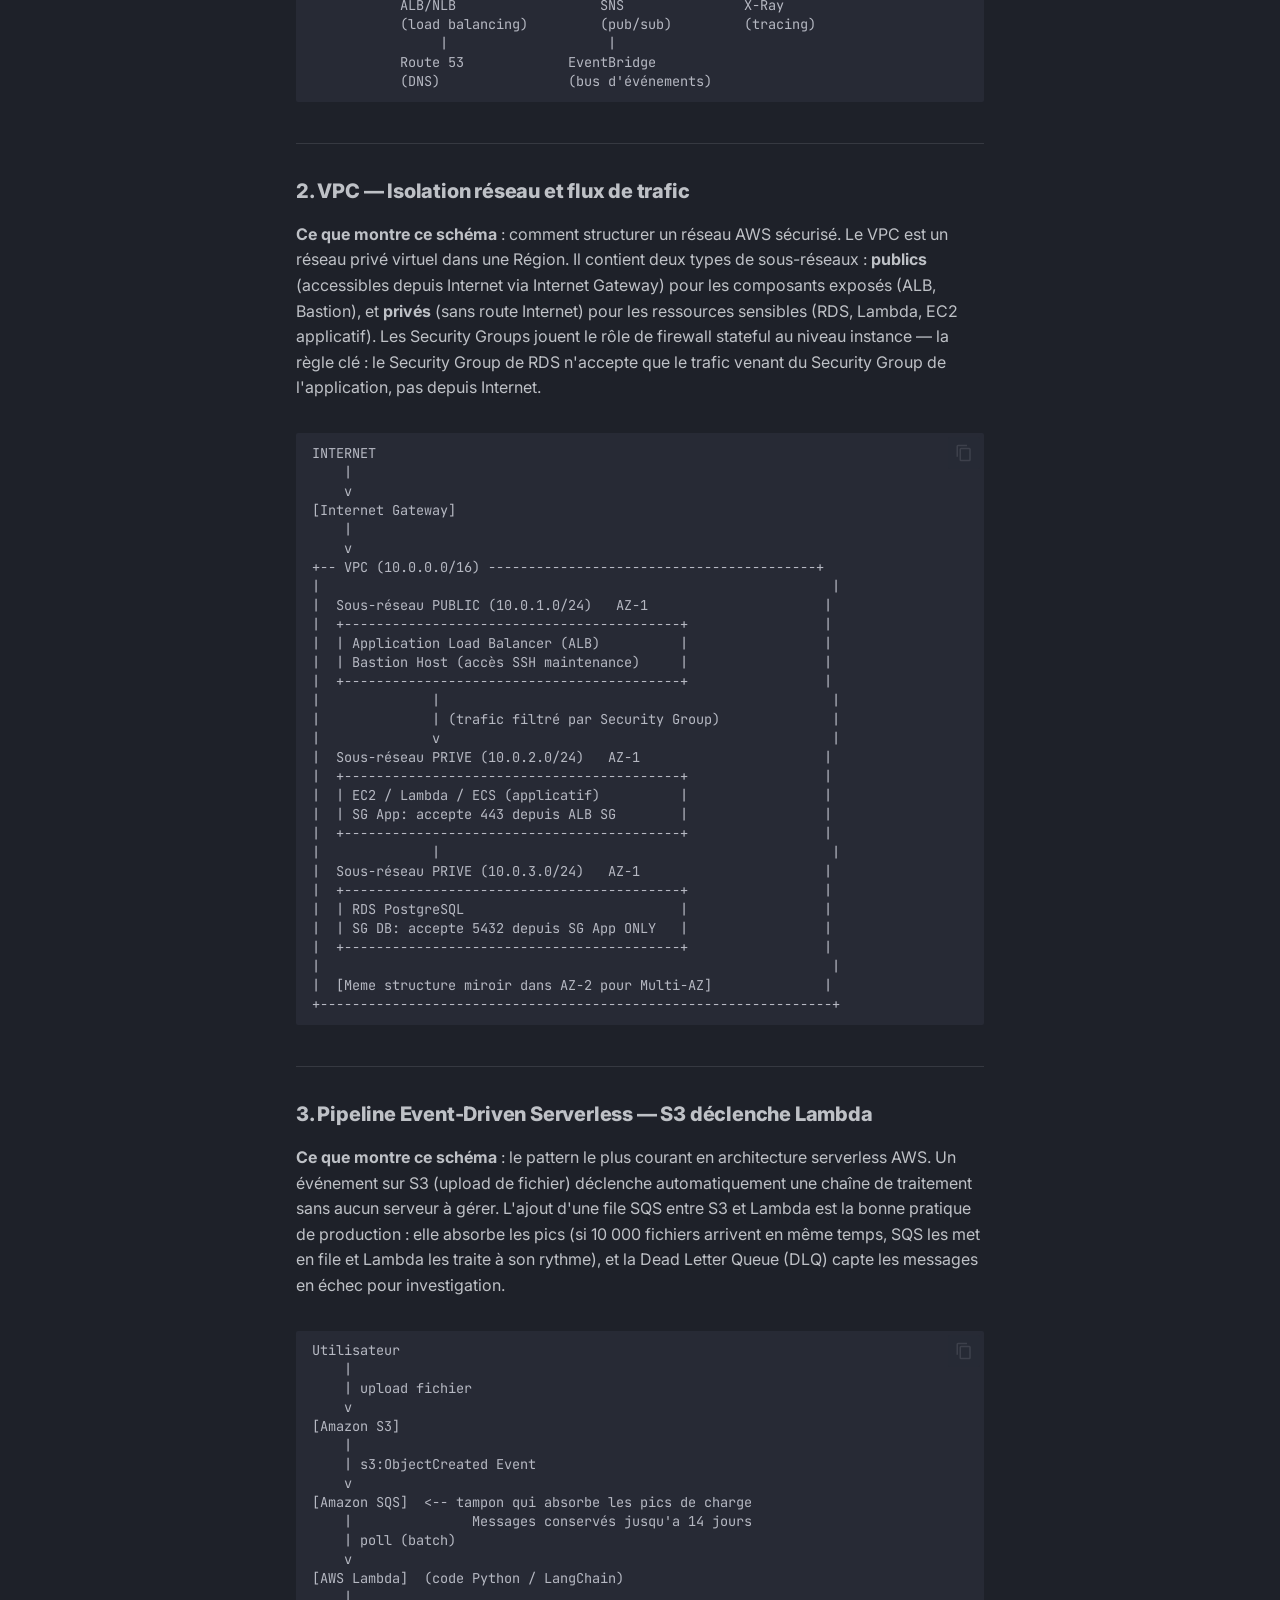
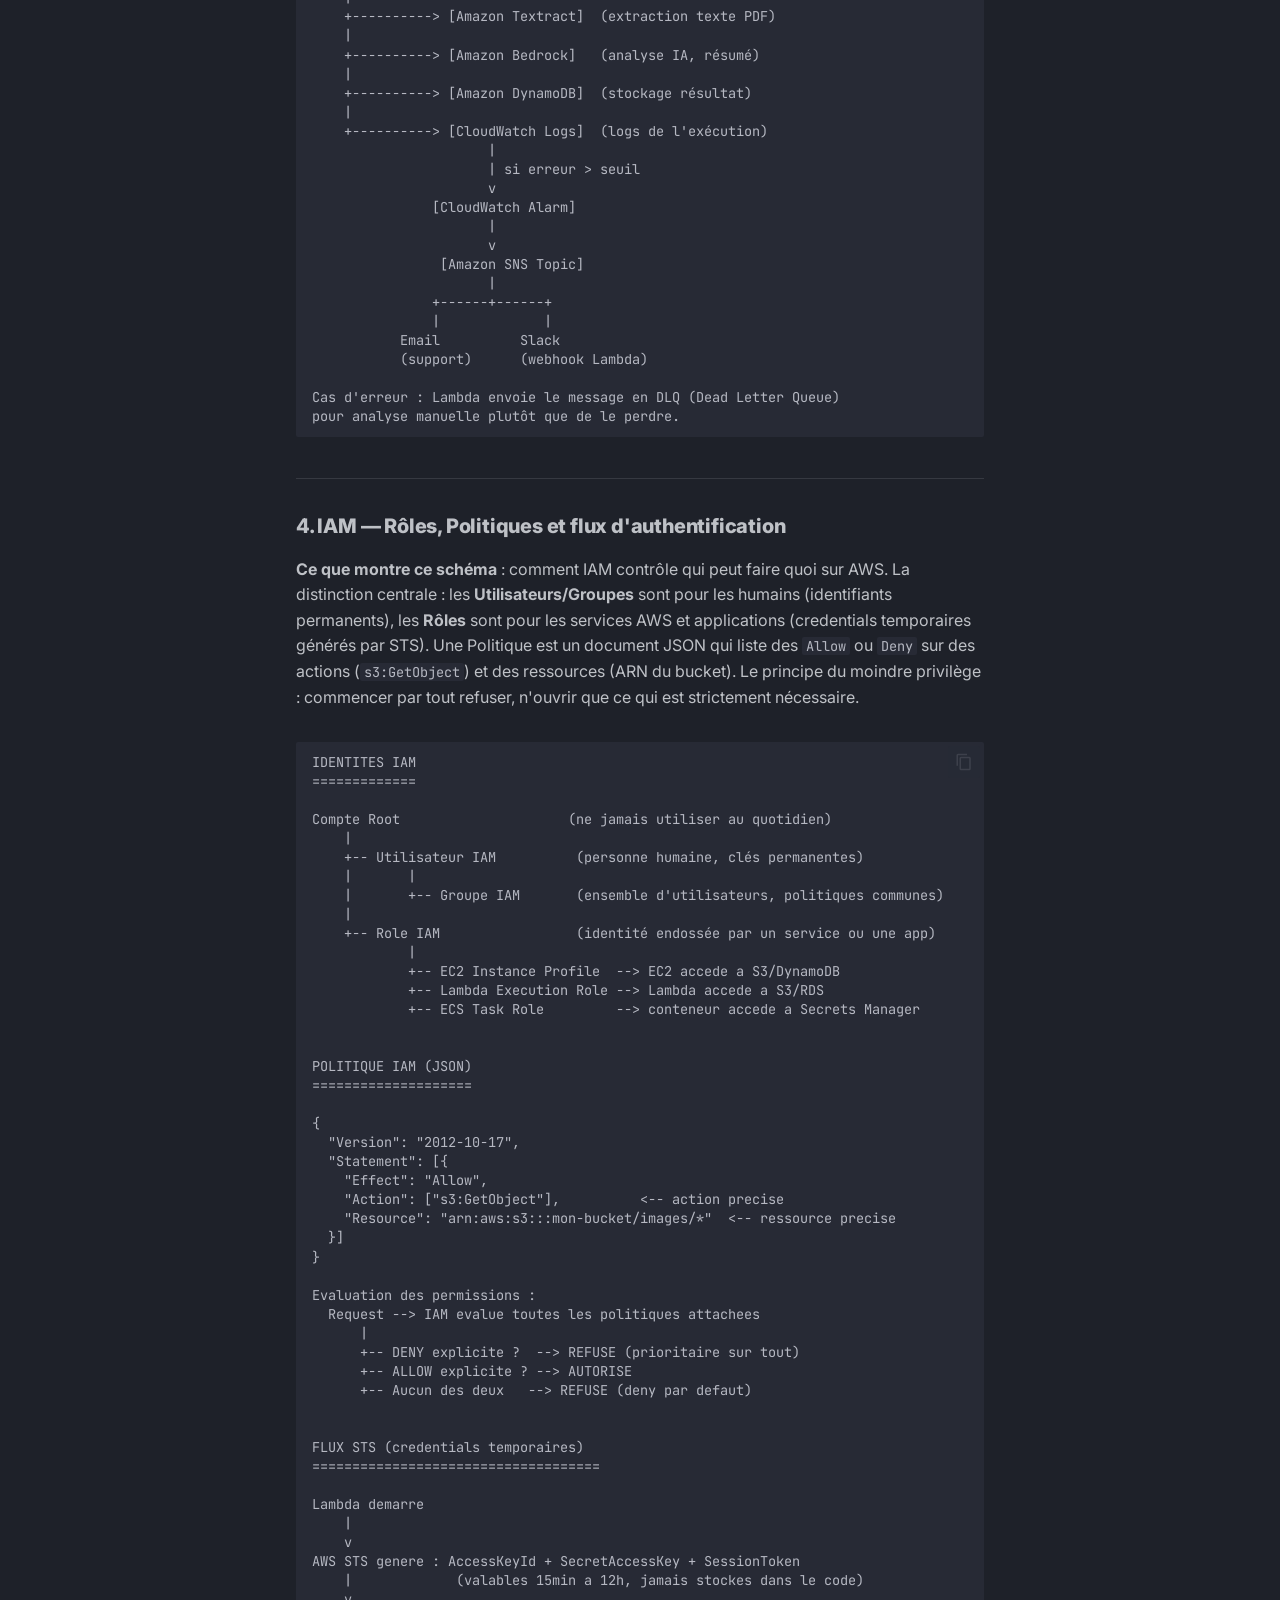
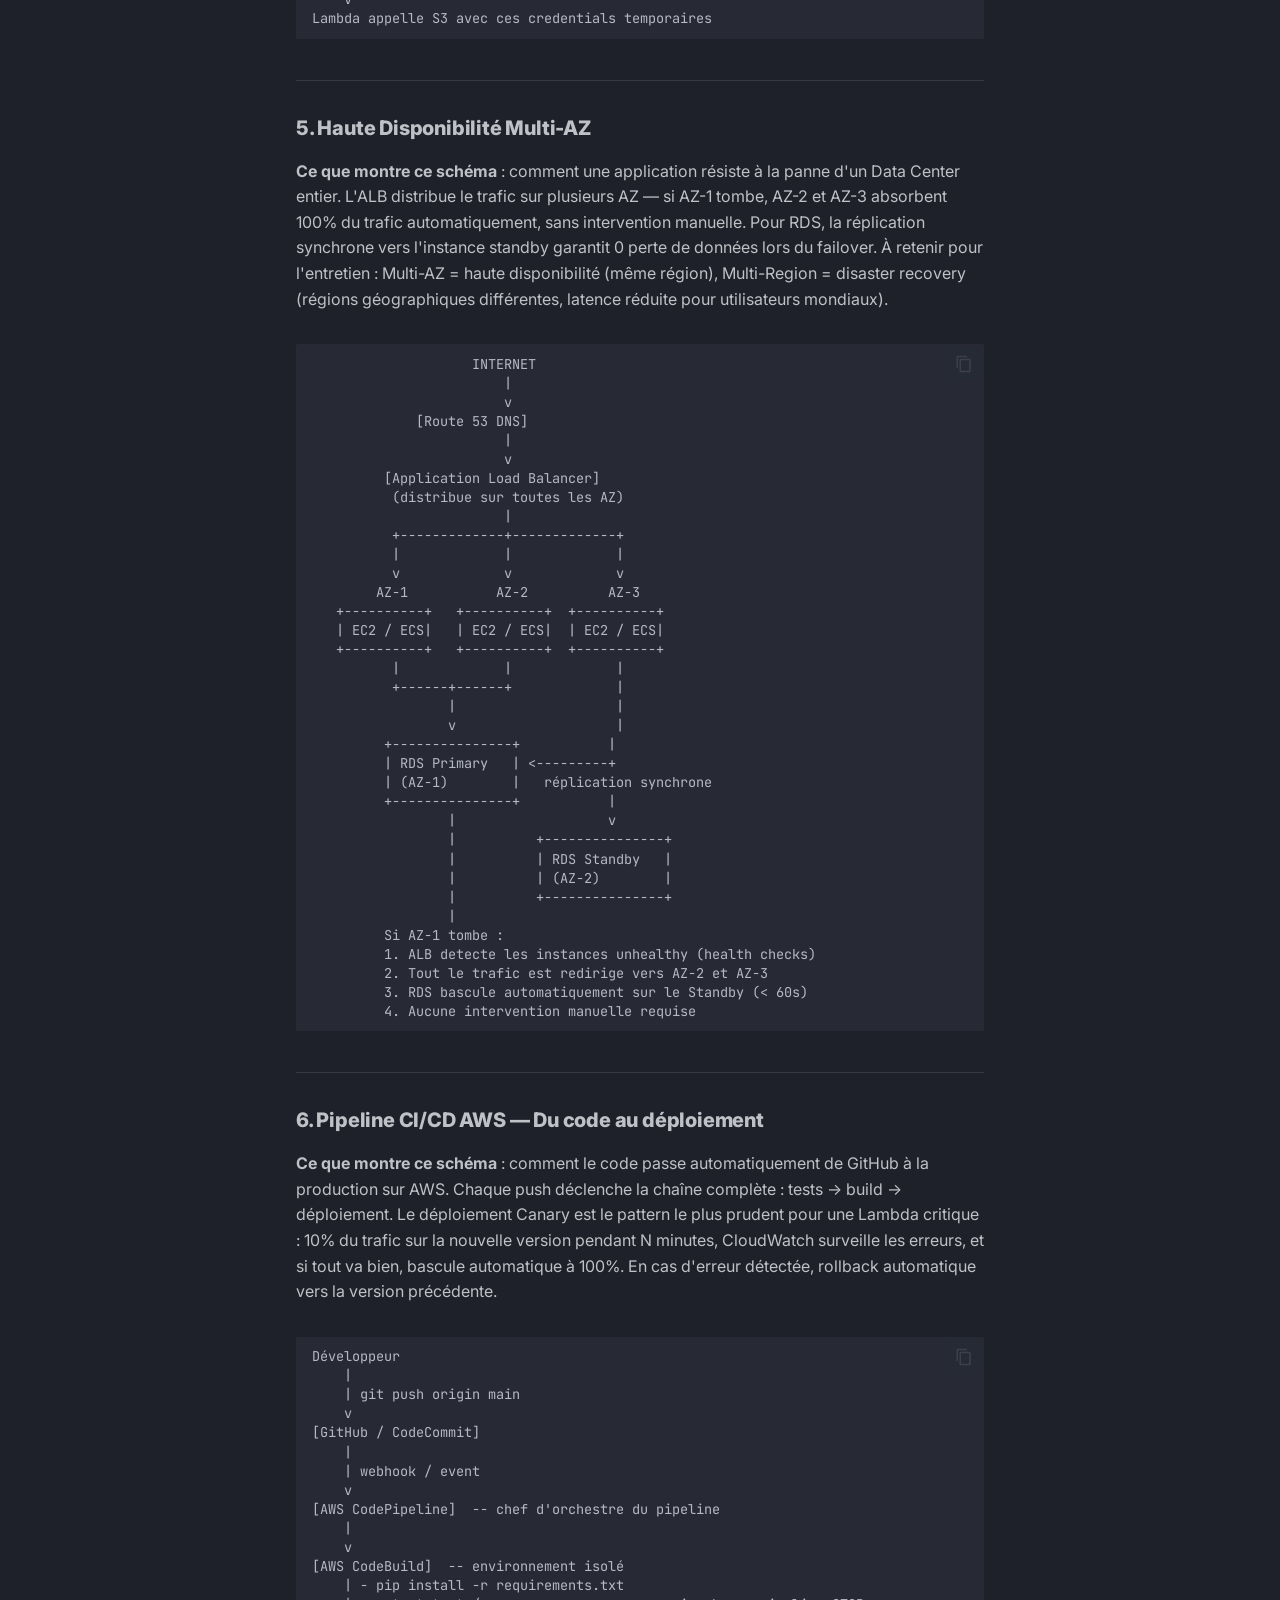
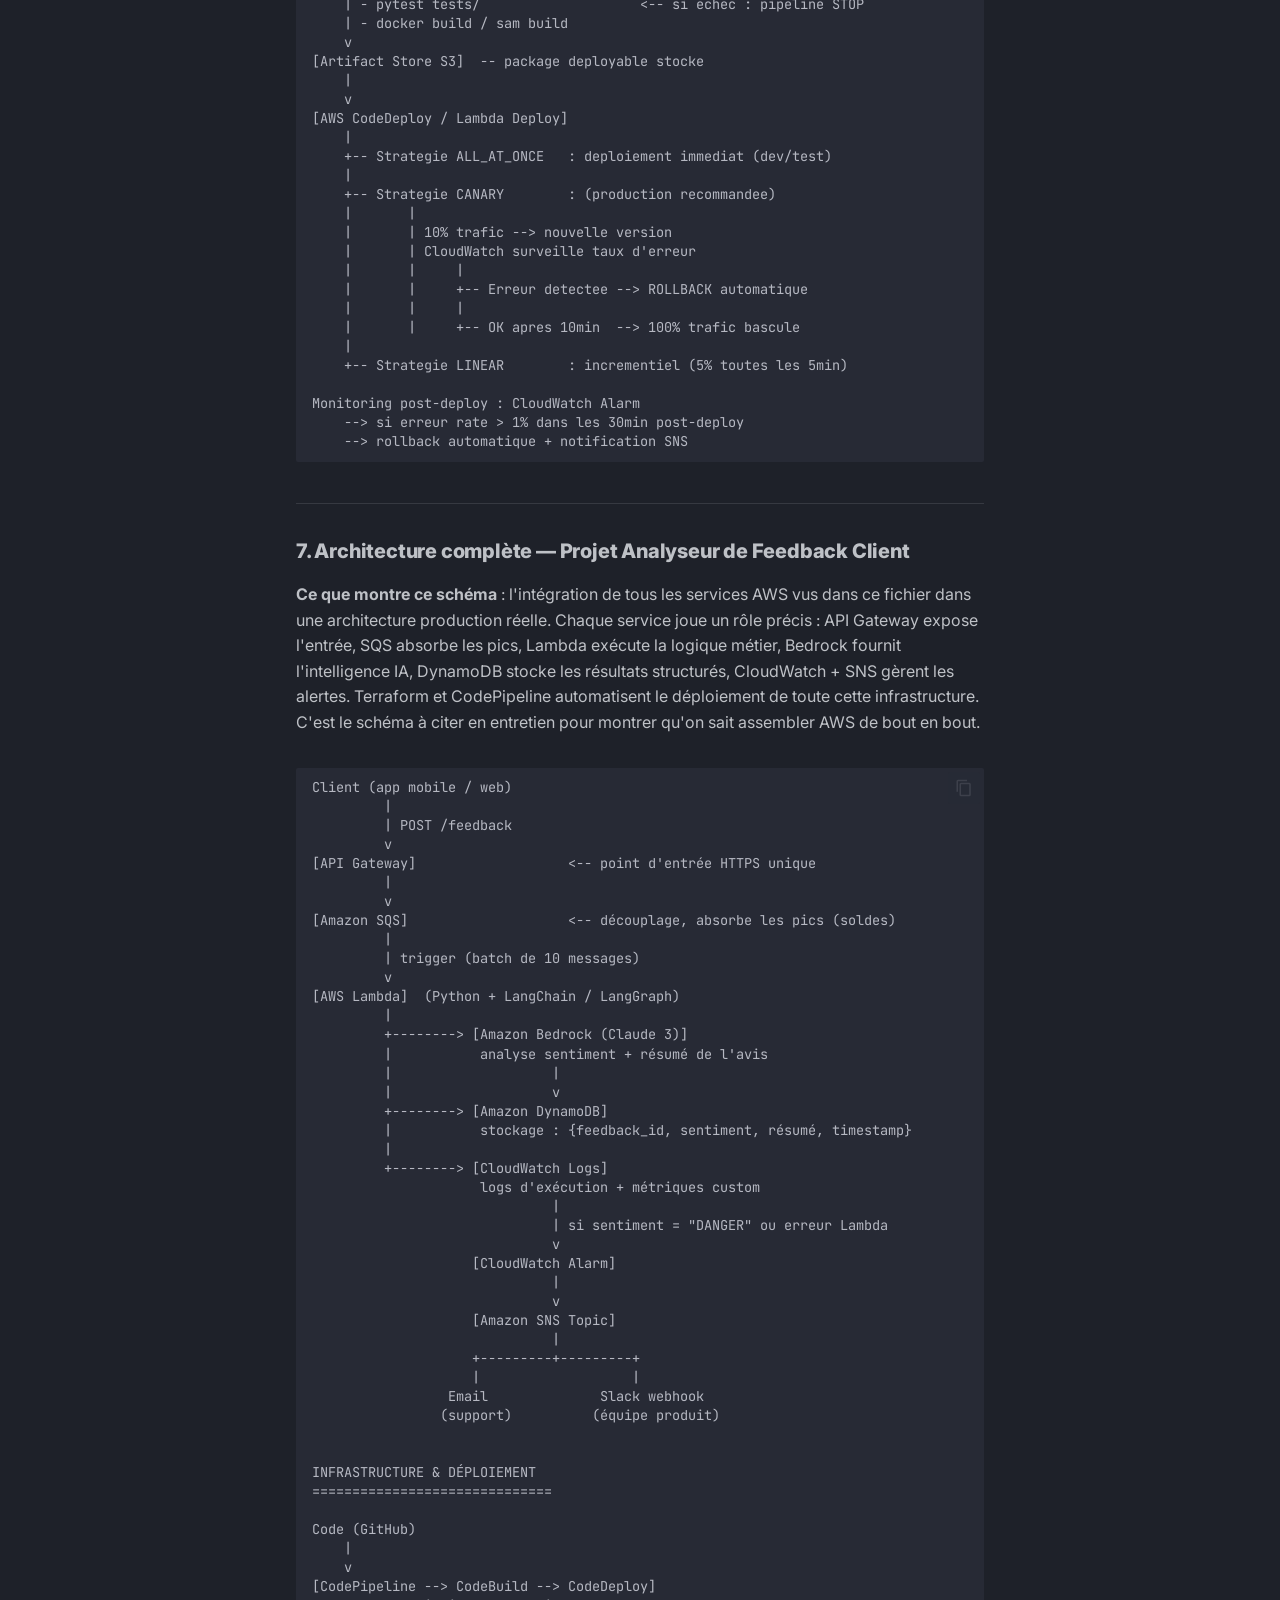
<file: aws/index.html>
<!doctype html>
<html lang="fr" class="no-js">
  <head>
    
      <meta charset="utf-8">
      <meta name="viewport" content="width=device-width,initial-scale=1">
      
        <meta name="description" content="Fiches de révision techniques — GenAI, LangChain, LangGraph, AWS, Design Thinking">
      
      
      
      
        <link rel="prev" href="../langgraph/">
      
      
        <link rel="next" href="../design_thinking/">
      
      
        
      
      
      <link rel="icon" href="../assets/images/favicon.png">
      <meta name="generator" content="mkdocs-1.6.1, mkdocs-material-9.7.6">
    
    
      
        <title>AWS - AI Engineer Guide</title>
      
    
    
      <link rel="stylesheet" href="../assets/stylesheets/main.484c7ddc.min.css">
      
        
        <link rel="stylesheet" href="../assets/stylesheets/palette.ab4e12ef.min.css">
      
      


    
    
      
    
    
      
        
        
        <link rel="preconnect" href="https://fonts.gstatic.com" crossorigin>
        <link rel="stylesheet" href="https://fonts.googleapis.com/css?family=Inter:300,300i,400,400i,700,700i%7CJetBrains+Mono:400,400i,700,700i&display=fallback">
        <style>:root{--md-text-font:"Inter";--md-code-font:"JetBrains Mono"}</style>
      
    
    
      <link rel="stylesheet" href="../stylesheets/extra.css">
    
    <script>__md_scope=new URL("..",location),__md_hash=e=>[...e].reduce(((e,_)=>(e<<5)-e+_.charCodeAt(0)),0),__md_get=(e,_=localStorage,t=__md_scope)=>JSON.parse(_.getItem(t.pathname+"."+e)),__md_set=(e,_,t=localStorage,a=__md_scope)=>{try{t.setItem(a.pathname+"."+e,JSON.stringify(_))}catch(e){}}</script>
    
      

    
    
  </head>
  
  
    
    
      
    
    
    
    
    <body dir="ltr" data-md-color-scheme="slate" data-md-color-primary="custom" data-md-color-accent="cyan">
  
    
    <input class="md-toggle" data-md-toggle="drawer" type="checkbox" id="__drawer" autocomplete="off">
    <input class="md-toggle" data-md-toggle="search" type="checkbox" id="__search" autocomplete="off">
    <label class="md-overlay" for="__drawer"></label>
    <div data-md-component="skip">
      
        
        <a href="#aws" class="md-skip">
          Aller au contenu
        </a>
      
    </div>
    <div data-md-component="announce">
      
    </div>
    
    
      

  

<header class="md-header md-header--shadow md-header--lifted" data-md-component="header">
  <nav class="md-header__inner md-grid" aria-label="En-tête">
    <a href=".." title="AI Engineer Guide" class="md-header__button md-logo" aria-label="AI Engineer Guide" data-md-component="logo">
      
  
  <svg xmlns="http://www.w3.org/2000/svg" viewBox="0 0 24 24"><path d="M21.33 12.91c.09 1.55-.62 3.04-1.89 3.95l.77 1.49c.23.45.26.98.06 1.45-.19.47-.58.84-1.06 1l-.79.25a1.687 1.687 0 0 1-1.86-.55L14.44 18c-.89-.15-1.73-.53-2.44-1.1-.5.15-1 .23-1.5.23-.88 0-1.76-.27-2.5-.79-.53.16-1.07.23-1.62.22-.79.01-1.57-.15-2.3-.45a4.1 4.1 0 0 1-2.43-3.61c-.08-.72.04-1.45.35-2.11-.29-.75-.32-1.57-.07-2.33C2.3 7.11 3 6.32 3.87 5.82c.58-1.69 2.21-2.82 4-2.7 1.6-1.5 4.05-1.66 5.83-.37.42-.11.86-.17 1.3-.17 1.36-.03 2.65.57 3.5 1.64 2.04.53 3.5 2.35 3.58 4.47.05 1.11-.25 2.2-.86 3.13.07.36.11.72.11 1.09m-5-1.41c.57.07 1.02.5 1.02 1.07a1 1 0 0 1-1 1h-.63c-.32.9-.88 1.69-1.62 2.29.25.09.51.14.77.21 5.13-.07 4.53-3.2 4.53-3.25a2.59 2.59 0 0 0-2.69-2.49 1 1 0 0 1-1-1 1 1 0 0 1 1-1c1.23.03 2.41.49 3.33 1.3.05-.29.08-.59.08-.89-.06-1.24-.62-2.32-2.87-2.53-1.25-2.96-4.4-1.32-4.4-.4-.03.23.21.72.25.75a1 1 0 0 1 1 1c0 .55-.45 1-1 1-.53-.02-1.03-.22-1.43-.56-.48.31-1.03.5-1.6.56-.57.05-1.04-.35-1.07-.9a.97.97 0 0 1 .88-1.1c.16-.02.94-.14.94-.77 0-.66.25-1.29.68-1.79-.92-.25-1.91.08-2.91 1.29C6.75 5 6 5.25 5.45 7.2 4.5 7.67 4 8 3.78 9c1.08-.22 2.19-.13 3.22.25.5.19.78.75.59 1.29-.19.52-.77.78-1.29.59-.73-.32-1.55-.34-2.3-.06-.32.27-.32.83-.32 1.27 0 .74.37 1.43 1 1.83.53.27 1.12.41 1.71.4q-.225-.39-.39-.81a1.038 1.038 0 0 1 1.96-.68c.4 1.14 1.42 1.92 2.62 2.05 1.37-.07 2.59-.88 3.19-2.13.23-1.38 1.34-1.5 2.56-1.5m2 7.47-.62-1.3-.71.16 1 1.25zm-4.65-8.61a1 1 0 0 0-.91-1.03c-.71-.04-1.4.2-1.93.67-.57.58-.87 1.38-.84 2.19a1 1 0 0 0 1 1c.57 0 1-.45 1-1 0-.27.07-.54.23-.76.12-.1.27-.15.43-.15.55.03 1.02-.38 1.02-.92"/></svg>

    </a>
    <label class="md-header__button md-icon" for="__drawer">
      
      <svg xmlns="http://www.w3.org/2000/svg" viewBox="0 0 24 24"><path d="M3 6h18v2H3zm0 5h18v2H3zm0 5h18v2H3z"/></svg>
    </label>
    <div class="md-header__title" data-md-component="header-title">
      <div class="md-header__ellipsis">
        <div class="md-header__topic">
          <span class="md-ellipsis">
            AI Engineer Guide
          </span>
        </div>
        <div class="md-header__topic" data-md-component="header-topic">
          <span class="md-ellipsis">
            
              AWS
            
          </span>
        </div>
      </div>
    </div>
    
      
        <form class="md-header__option" data-md-component="palette">
  
    
    
    
    <input class="md-option" data-md-color-media="" data-md-color-scheme="slate" data-md-color-primary="custom" data-md-color-accent="cyan"  aria-label="Passer en mode clair"  type="radio" name="__palette" id="__palette_0">
    
      <label class="md-header__button md-icon" title="Passer en mode clair" for="__palette_1" hidden>
        <svg xmlns="http://www.w3.org/2000/svg" viewBox="0 0 24 24"><path d="M12 18c-.89 0-1.74-.2-2.5-.55C11.56 16.5 13 14.42 13 12s-1.44-4.5-3.5-5.45C10.26 6.2 11.11 6 12 6a6 6 0 0 1 6 6 6 6 0 0 1-6 6m8-9.31V4h-4.69L12 .69 8.69 4H4v4.69L.69 12 4 15.31V20h4.69L12 23.31 15.31 20H20v-4.69L23.31 12z"/></svg>
      </label>
    
  
    
    
    
    <input class="md-option" data-md-color-media="" data-md-color-scheme="default" data-md-color-primary="custom" data-md-color-accent="deep-purple"  aria-label="Passer en mode sombre"  type="radio" name="__palette" id="__palette_1">
    
      <label class="md-header__button md-icon" title="Passer en mode sombre" for="__palette_0" hidden>
        <svg xmlns="http://www.w3.org/2000/svg" viewBox="0 0 24 24"><path d="M12 8a4 4 0 0 0-4 4 4 4 0 0 0 4 4 4 4 0 0 0 4-4 4 4 0 0 0-4-4m0 10a6 6 0 0 1-6-6 6 6 0 0 1 6-6 6 6 0 0 1 6 6 6 6 0 0 1-6 6m8-9.31V4h-4.69L12 .69 8.69 4H4v4.69L.69 12 4 15.31V20h4.69L12 23.31 15.31 20H20v-4.69L23.31 12z"/></svg>
      </label>
    
  
</form>
      
    
    
      <script>var palette=__md_get("__palette");if(palette&&palette.color){if("(prefers-color-scheme)"===palette.color.media){var media=matchMedia("(prefers-color-scheme: light)"),input=document.querySelector(media.matches?"[data-md-color-media='(prefers-color-scheme: light)']":"[data-md-color-media='(prefers-color-scheme: dark)']");palette.color.media=input.getAttribute("data-md-color-media"),palette.color.scheme=input.getAttribute("data-md-color-scheme"),palette.color.primary=input.getAttribute("data-md-color-primary"),palette.color.accent=input.getAttribute("data-md-color-accent")}for(var[key,value]of Object.entries(palette.color))document.body.setAttribute("data-md-color-"+key,value)}</script>
    
    
    
      
      
        <label class="md-header__button md-icon" for="__search">
          
          <svg xmlns="http://www.w3.org/2000/svg" viewBox="0 0 24 24"><path d="M9.5 3A6.5 6.5 0 0 1 16 9.5c0 1.61-.59 3.09-1.56 4.23l.27.27h.79l5 5-1.5 1.5-5-5v-.79l-.27-.27A6.52 6.52 0 0 1 9.5 16 6.5 6.5 0 0 1 3 9.5 6.5 6.5 0 0 1 9.5 3m0 2C7 5 5 7 5 9.5S7 14 9.5 14 14 12 14 9.5 12 5 9.5 5"/></svg>
        </label>
        <div class="md-search" data-md-component="search" role="dialog">
  <label class="md-search__overlay" for="__search"></label>
  <div class="md-search__inner" role="search">
    <form class="md-search__form" name="search">
      <input type="text" class="md-search__input" name="query" aria-label="Rechercher" placeholder="Rechercher" autocapitalize="off" autocorrect="off" autocomplete="off" spellcheck="false" data-md-component="search-query" required>
      <label class="md-search__icon md-icon" for="__search">
        
        <svg xmlns="http://www.w3.org/2000/svg" viewBox="0 0 24 24"><path d="M9.5 3A6.5 6.5 0 0 1 16 9.5c0 1.61-.59 3.09-1.56 4.23l.27.27h.79l5 5-1.5 1.5-5-5v-.79l-.27-.27A6.52 6.52 0 0 1 9.5 16 6.5 6.5 0 0 1 3 9.5 6.5 6.5 0 0 1 9.5 3m0 2C7 5 5 7 5 9.5S7 14 9.5 14 14 12 14 9.5 12 5 9.5 5"/></svg>
        
        <svg xmlns="http://www.w3.org/2000/svg" viewBox="0 0 24 24"><path d="M20 11v2H8l5.5 5.5-1.42 1.42L4.16 12l7.92-7.92L13.5 5.5 8 11z"/></svg>
      </label>
      <nav class="md-search__options" aria-label="Recherche">
        
          <a href="javascript:void(0)" class="md-search__icon md-icon" title="Partager" aria-label="Partager" data-clipboard data-clipboard-text="" data-md-component="search-share" tabindex="-1">
            
            <svg xmlns="http://www.w3.org/2000/svg" viewBox="0 0 24 24"><path d="M18 16.08c-.76 0-1.44.3-1.96.77L8.91 12.7c.05-.23.09-.46.09-.7s-.04-.47-.09-.7l7.05-4.11c.54.5 1.25.81 2.04.81a3 3 0 0 0 3-3 3 3 0 0 0-3-3 3 3 0 0 0-3 3c0 .24.04.47.09.7L8.04 9.81C7.5 9.31 6.79 9 6 9a3 3 0 0 0-3 3 3 3 0 0 0 3 3c.79 0 1.5-.31 2.04-.81l7.12 4.15c-.05.21-.08.43-.08.66 0 1.61 1.31 2.91 2.92 2.91s2.92-1.3 2.92-2.91A2.92 2.92 0 0 0 18 16.08"/></svg>
          </a>
        
        <button type="reset" class="md-search__icon md-icon" title="Effacer" aria-label="Effacer" tabindex="-1">
          
          <svg xmlns="http://www.w3.org/2000/svg" viewBox="0 0 24 24"><path d="M19 6.41 17.59 5 12 10.59 6.41 5 5 6.41 10.59 12 5 17.59 6.41 19 12 13.41 17.59 19 19 17.59 13.41 12z"/></svg>
        </button>
      </nav>
      
        <div class="md-search__suggest" data-md-component="search-suggest"></div>
      
    </form>
    <div class="md-search__output">
      <div class="md-search__scrollwrap" tabindex="0" data-md-scrollfix>
        <div class="md-search-result" data-md-component="search-result">
          <div class="md-search-result__meta">
            Initialisation de la recherche
          </div>
          <ol class="md-search-result__list" role="presentation"></ol>
        </div>
      </div>
    </div>
  </div>
</div>
      
    
    
  </nav>
  
    
      
<nav class="md-tabs" aria-label="Onglets" data-md-component="tabs">
  <div class="md-grid">
    <ul class="md-tabs__list">
      
        
  
  
  
  
    <li class="md-tabs__item">
      <a href=".." class="md-tabs__link">
        
  
  
    
  
  Accueil

      </a>
    </li>
  

      
        
  
  
  
  
    <li class="md-tabs__item">
      <a href="../python/" class="md-tabs__link">
        
  
  
    
  
  Python

      </a>
    </li>
  

      
        
  
  
  
  
    <li class="md-tabs__item">
      <a href="../oop/" class="md-tabs__link">
        
  
  
    
  
  OOP & Génie Logiciel

      </a>
    </li>
  

      
        
  
  
  
  
    <li class="md-tabs__item">
      <a href="../gen_ai/" class="md-tabs__link">
        
  
  
    
  
  GenAI

      </a>
    </li>
  

      
        
  
  
  
  
    <li class="md-tabs__item">
      <a href="../langchain/" class="md-tabs__link">
        
  
  
    
  
  LangChain

      </a>
    </li>
  

      
        
  
  
  
  
    <li class="md-tabs__item">
      <a href="../langgraph/" class="md-tabs__link">
        
  
  
    
  
  LangGraph

      </a>
    </li>
  

      
        
  
  
  
    
  
  
    <li class="md-tabs__item md-tabs__item--active">
      <a href="./" class="md-tabs__link">
        
  
  
    
  
  AWS

      </a>
    </li>
  

      
        
  
  
  
  
    <li class="md-tabs__item">
      <a href="../design_thinking/" class="md-tabs__link">
        
  
  
    
  
  Design Thinking

      </a>
    </li>
  

      
        
  
  
  
  
    <li class="md-tabs__item">
      <a href="../sgbd/" class="md-tabs__link">
        
  
  
    
  
  SGBD

      </a>
    </li>
  

      
        
  
  
  
  
    <li class="md-tabs__item">
      <a href="../devops/" class="md-tabs__link">
        
  
  
    
  
  DevOps

      </a>
    </li>
  

      
    </ul>
  </div>
</nav>
    
  
</header>
    
    <div class="md-container" data-md-component="container">
      
      
        
      
      <main class="md-main" data-md-component="main">
        <div class="md-main__inner md-grid">
          
            
              
              <div class="md-sidebar md-sidebar--primary" data-md-component="sidebar" data-md-type="navigation" >
                <div class="md-sidebar__scrollwrap">
                  <div class="md-sidebar__inner">
                    


  


<nav class="md-nav md-nav--primary md-nav--lifted" aria-label="Navigation" data-md-level="0">
  <label class="md-nav__title" for="__drawer">
    <a href=".." title="AI Engineer Guide" class="md-nav__button md-logo" aria-label="AI Engineer Guide" data-md-component="logo">
      
  
  <svg xmlns="http://www.w3.org/2000/svg" viewBox="0 0 24 24"><path d="M21.33 12.91c.09 1.55-.62 3.04-1.89 3.95l.77 1.49c.23.45.26.98.06 1.45-.19.47-.58.84-1.06 1l-.79.25a1.687 1.687 0 0 1-1.86-.55L14.44 18c-.89-.15-1.73-.53-2.44-1.1-.5.15-1 .23-1.5.23-.88 0-1.76-.27-2.5-.79-.53.16-1.07.23-1.62.22-.79.01-1.57-.15-2.3-.45a4.1 4.1 0 0 1-2.43-3.61c-.08-.72.04-1.45.35-2.11-.29-.75-.32-1.57-.07-2.33C2.3 7.11 3 6.32 3.87 5.82c.58-1.69 2.21-2.82 4-2.7 1.6-1.5 4.05-1.66 5.83-.37.42-.11.86-.17 1.3-.17 1.36-.03 2.65.57 3.5 1.64 2.04.53 3.5 2.35 3.58 4.47.05 1.11-.25 2.2-.86 3.13.07.36.11.72.11 1.09m-5-1.41c.57.07 1.02.5 1.02 1.07a1 1 0 0 1-1 1h-.63c-.32.9-.88 1.69-1.62 2.29.25.09.51.14.77.21 5.13-.07 4.53-3.2 4.53-3.25a2.59 2.59 0 0 0-2.69-2.49 1 1 0 0 1-1-1 1 1 0 0 1 1-1c1.23.03 2.41.49 3.33 1.3.05-.29.08-.59.08-.89-.06-1.24-.62-2.32-2.87-2.53-1.25-2.96-4.4-1.32-4.4-.4-.03.23.21.72.25.75a1 1 0 0 1 1 1c0 .55-.45 1-1 1-.53-.02-1.03-.22-1.43-.56-.48.31-1.03.5-1.6.56-.57.05-1.04-.35-1.07-.9a.97.97 0 0 1 .88-1.1c.16-.02.94-.14.94-.77 0-.66.25-1.29.68-1.79-.92-.25-1.91.08-2.91 1.29C6.75 5 6 5.25 5.45 7.2 4.5 7.67 4 8 3.78 9c1.08-.22 2.19-.13 3.22.25.5.19.78.75.59 1.29-.19.52-.77.78-1.29.59-.73-.32-1.55-.34-2.3-.06-.32.27-.32.83-.32 1.27 0 .74.37 1.43 1 1.83.53.27 1.12.41 1.71.4q-.225-.39-.39-.81a1.038 1.038 0 0 1 1.96-.68c.4 1.14 1.42 1.92 2.62 2.05 1.37-.07 2.59-.88 3.19-2.13.23-1.38 1.34-1.5 2.56-1.5m2 7.47-.62-1.3-.71.16 1 1.25zm-4.65-8.61a1 1 0 0 0-.91-1.03c-.71-.04-1.4.2-1.93.67-.57.58-.87 1.38-.84 2.19a1 1 0 0 0 1 1c.57 0 1-.45 1-1 0-.27.07-.54.23-.76.12-.1.27-.15.43-.15.55.03 1.02-.38 1.02-.92"/></svg>

    </a>
    AI Engineer Guide
  </label>
  
  <ul class="md-nav__list" data-md-scrollfix>
    
      
      
  
  
  
  
    <li class="md-nav__item">
      <a href=".." class="md-nav__link">
        
  
  
  <span class="md-ellipsis">
    
  
    Accueil
  

    
  </span>
  
  

      </a>
    </li>
  

    
      
      
  
  
  
  
    <li class="md-nav__item">
      <a href="../python/" class="md-nav__link">
        
  
  
  <span class="md-ellipsis">
    
  
    Python
  

    
  </span>
  
  

      </a>
    </li>
  

    
      
      
  
  
  
  
    <li class="md-nav__item">
      <a href="../oop/" class="md-nav__link">
        
  
  
  <span class="md-ellipsis">
    
  
    OOP & Génie Logiciel
  

    
  </span>
  
  

      </a>
    </li>
  

    
      
      
  
  
  
  
    <li class="md-nav__item">
      <a href="../gen_ai/" class="md-nav__link">
        
  
  
  <span class="md-ellipsis">
    
  
    GenAI
  

    
  </span>
  
  

      </a>
    </li>
  

    
      
      
  
  
  
  
    <li class="md-nav__item">
      <a href="../langchain/" class="md-nav__link">
        
  
  
  <span class="md-ellipsis">
    
  
    LangChain
  

    
  </span>
  
  

      </a>
    </li>
  

    
      
      
  
  
  
  
    <li class="md-nav__item">
      <a href="../langgraph/" class="md-nav__link">
        
  
  
  <span class="md-ellipsis">
    
  
    LangGraph
  

    
  </span>
  
  

      </a>
    </li>
  

    
      
      
  
  
    
  
  
  
    <li class="md-nav__item md-nav__item--active">
      
      <input class="md-nav__toggle md-toggle" type="checkbox" id="__toc">
      
      
        
      
      
        <label class="md-nav__link md-nav__link--active" for="__toc">
          
  
  
  <span class="md-ellipsis">
    
  
    AWS
  

    
  </span>
  
  

          <span class="md-nav__icon md-icon"></span>
        </label>
      
      <a href="./" class="md-nav__link md-nav__link--active">
        
  
  
  <span class="md-ellipsis">
    
  
    AWS
  

    
  </span>
  
  

      </a>
      
        

  

<nav class="md-nav md-nav--secondary" aria-label="Sur cette page">
  
  
  
    
  
  
    <label class="md-nav__title" for="__toc">
      <span class="md-nav__icon md-icon"></span>
      Sur cette page
    </label>
    <ul class="md-nav__list" data-md-component="toc" data-md-scrollfix>
      
        <li class="md-nav__item">
  <a href="#i-quel-service-de-calcul-choisir-pour-un-trafic-imprevisible" class="md-nav__link">
    <span class="md-ellipsis">
      
        I. Quel service de calcul choisir pour un trafic imprévisible ?
      
    </span>
  </a>
  
</li>
      
        <li class="md-nav__item">
  <a href="#ii-comment-optimiser-le-cout-de-stockage-de-millions-dimages" class="md-nav__link">
    <span class="md-ellipsis">
      
        II. Comment optimiser le coût de stockage de millions d'images ?
      
    </span>
  </a>
  
</li>
      
        <li class="md-nav__item">
  <a href="#iii-rds-ou-dynamodb-pour-un-site-e-commerce" class="md-nav__link">
    <span class="md-ellipsis">
      
        III. RDS ou DynamoDB pour un site e-commerce ?
      
    </span>
  </a>
  
</li>
      
        <li class="md-nav__item">
  <a href="#iv-comment-appliquer-le-principe-du-moindre-privilege-avec-iam" class="md-nav__link">
    <span class="md-ellipsis">
      
        IV. Comment appliquer le principe du moindre privilège avec IAM ?
      
    </span>
  </a>
  
</li>
      
        <li class="md-nav__item">
  <a href="#v-comment-isoler-une-base-de-donnees-sensible-dans-un-vpc" class="md-nav__link">
    <span class="md-ellipsis">
      
        V. Comment isoler une base de données sensible dans un VPC ?
      
    </span>
  </a>
  
</li>
      
        <li class="md-nav__item">
  <a href="#vi-bedrock-ou-sagemaker-pour-integrer-un-llm-dans-une-application" class="md-nav__link">
    <span class="md-ellipsis">
      
        VI. Bedrock ou SageMaker pour intégrer un LLM dans une application ?
      
    </span>
  </a>
  
</li>
      
        <li class="md-nav__item">
  <a href="#vii-comment-garantir-la-disponibilite-si-un-data-center-tombe-en-panne" class="md-nav__link">
    <span class="md-ellipsis">
      
        VII. Comment garantir la disponibilité si un Data Center tombe en panne ?
      
    </span>
  </a>
  
</li>
      
        <li class="md-nav__item">
  <a href="#viii-comment-declencher-automatiquement-une-lambda-quand-un-fichier-arrive-sur-s3" class="md-nav__link">
    <span class="md-ellipsis">
      
        VIII. Comment déclencher automatiquement une Lambda quand un fichier arrive sur S3 ?
      
    </span>
  </a>
  
</li>
      
        <li class="md-nav__item">
  <a href="#ix-peut-on-interroger-un-fichier-s3-sans-le-telecharger-entierement" class="md-nav__link">
    <span class="md-ellipsis">
      
        IX. Peut-on interroger un fichier S3 sans le télécharger entièrement ?
      
    </span>
  </a>
  
</li>
      
        <li class="md-nav__item">
  <a href="#x-comment-monitorer-et-etre-alerte-en-cas-derreur-sur-aws" class="md-nav__link">
    <span class="md-ellipsis">
      
        X. Comment monitorer et être alerté en cas d'erreur sur AWS ?
      
    </span>
  </a>
  
</li>
      
        <li class="md-nav__item">
  <a href="#xi-comment-eviter-de-perdre-des-donnees-lors-dun-pic-de-charge" class="md-nav__link">
    <span class="md-ellipsis">
      
        XI. Comment éviter de perdre des données lors d'un pic de charge ?
      
    </span>
  </a>
  
</li>
      
        <li class="md-nav__item">
  <a href="#xii-comment-deployer-la-meme-infrastructure-en-test-et-en-production" class="md-nav__link">
    <span class="md-ellipsis">
      
        XII. Comment déployer la même infrastructure en Test et en Production ?
      
    </span>
  </a>
  
</li>
      
        <li class="md-nav__item">
  <a href="#xiii-comment-automatiser-le-deploiement-dune-lambda-depuis-github" class="md-nav__link">
    <span class="md-ellipsis">
      
        XIII. Comment automatiser le déploiement d'une Lambda depuis GitHub ?
      
    </span>
  </a>
  
</li>
      
        <li class="md-nav__item">
  <a href="#schemas-recapitulatifs-tout-aws-en-un-coup-doeil" class="md-nav__link">
    <span class="md-ellipsis">
      
        Schémas récapitulatifs — Tout AWS en un coup d'oeil
      
    </span>
  </a>
  
    <nav class="md-nav" aria-label="Schémas récapitulatifs — Tout AWS en un coup d&#39;oeil">
      <ul class="md-nav__list">
        
          <li class="md-nav__item">
  <a href="#1-hierarchie-des-services-aws-compute-storage-database" class="md-nav__link">
    <span class="md-ellipsis">
      
        1. Hiérarchie des services AWS — Compute, Storage, Database
      
    </span>
  </a>
  
</li>
        
          <li class="md-nav__item">
  <a href="#2-vpc-isolation-reseau-et-flux-de-trafic" class="md-nav__link">
    <span class="md-ellipsis">
      
        2. VPC — Isolation réseau et flux de trafic
      
    </span>
  </a>
  
</li>
        
          <li class="md-nav__item">
  <a href="#3-pipeline-event-driven-serverless-s3-declenche-lambda" class="md-nav__link">
    <span class="md-ellipsis">
      
        3. Pipeline Event-Driven Serverless — S3 déclenche Lambda
      
    </span>
  </a>
  
</li>
        
          <li class="md-nav__item">
  <a href="#4-iam-roles-politiques-et-flux-dauthentification" class="md-nav__link">
    <span class="md-ellipsis">
      
        4. IAM — Rôles, Politiques et flux d'authentification
      
    </span>
  </a>
  
</li>
        
          <li class="md-nav__item">
  <a href="#5-haute-disponibilite-multi-az" class="md-nav__link">
    <span class="md-ellipsis">
      
        5. Haute Disponibilité Multi-AZ
      
    </span>
  </a>
  
</li>
        
          <li class="md-nav__item">
  <a href="#6-pipeline-cicd-aws-du-code-au-deploiement" class="md-nav__link">
    <span class="md-ellipsis">
      
        6. Pipeline CI/CD AWS — Du code au déploiement
      
    </span>
  </a>
  
</li>
        
          <li class="md-nav__item">
  <a href="#7-architecture-complete-projet-analyseur-de-feedback-client" class="md-nav__link">
    <span class="md-ellipsis">
      
        7. Architecture complète — Projet Analyseur de Feedback Client
      
    </span>
  </a>
  
</li>
        
      </ul>
    </nav>
  
</li>
      
    </ul>
  
</nav>
      
    </li>
  

    
      
      
  
  
  
  
    <li class="md-nav__item">
      <a href="../design_thinking/" class="md-nav__link">
        
  
  
  <span class="md-ellipsis">
    
  
    Design Thinking
  

    
  </span>
  
  

      </a>
    </li>
  

    
      
      
  
  
  
  
    <li class="md-nav__item">
      <a href="../sgbd/" class="md-nav__link">
        
  
  
  <span class="md-ellipsis">
    
  
    SGBD
  

    
  </span>
  
  

      </a>
    </li>
  

    
      
      
  
  
  
  
    <li class="md-nav__item">
      <a href="../devops/" class="md-nav__link">
        
  
  
  <span class="md-ellipsis">
    
  
    DevOps
  

    
  </span>
  
  

      </a>
    </li>
  

    
  </ul>
</nav>
                  </div>
                </div>
              </div>
            
            
              
              <div class="md-sidebar md-sidebar--secondary" data-md-component="sidebar" data-md-type="toc" >
                <div class="md-sidebar__scrollwrap">
                  <div class="md-sidebar__inner">
                    

  

<nav class="md-nav md-nav--secondary" aria-label="Sur cette page">
  
  
  
    
  
  
    <label class="md-nav__title" for="__toc">
      <span class="md-nav__icon md-icon"></span>
      Sur cette page
    </label>
    <ul class="md-nav__list" data-md-component="toc" data-md-scrollfix>
      
        <li class="md-nav__item">
  <a href="#i-quel-service-de-calcul-choisir-pour-un-trafic-imprevisible" class="md-nav__link">
    <span class="md-ellipsis">
      
        I. Quel service de calcul choisir pour un trafic imprévisible ?
      
    </span>
  </a>
  
</li>
      
        <li class="md-nav__item">
  <a href="#ii-comment-optimiser-le-cout-de-stockage-de-millions-dimages" class="md-nav__link">
    <span class="md-ellipsis">
      
        II. Comment optimiser le coût de stockage de millions d'images ?
      
    </span>
  </a>
  
</li>
      
        <li class="md-nav__item">
  <a href="#iii-rds-ou-dynamodb-pour-un-site-e-commerce" class="md-nav__link">
    <span class="md-ellipsis">
      
        III. RDS ou DynamoDB pour un site e-commerce ?
      
    </span>
  </a>
  
</li>
      
        <li class="md-nav__item">
  <a href="#iv-comment-appliquer-le-principe-du-moindre-privilege-avec-iam" class="md-nav__link">
    <span class="md-ellipsis">
      
        IV. Comment appliquer le principe du moindre privilège avec IAM ?
      
    </span>
  </a>
  
</li>
      
        <li class="md-nav__item">
  <a href="#v-comment-isoler-une-base-de-donnees-sensible-dans-un-vpc" class="md-nav__link">
    <span class="md-ellipsis">
      
        V. Comment isoler une base de données sensible dans un VPC ?
      
    </span>
  </a>
  
</li>
      
        <li class="md-nav__item">
  <a href="#vi-bedrock-ou-sagemaker-pour-integrer-un-llm-dans-une-application" class="md-nav__link">
    <span class="md-ellipsis">
      
        VI. Bedrock ou SageMaker pour intégrer un LLM dans une application ?
      
    </span>
  </a>
  
</li>
      
        <li class="md-nav__item">
  <a href="#vii-comment-garantir-la-disponibilite-si-un-data-center-tombe-en-panne" class="md-nav__link">
    <span class="md-ellipsis">
      
        VII. Comment garantir la disponibilité si un Data Center tombe en panne ?
      
    </span>
  </a>
  
</li>
      
        <li class="md-nav__item">
  <a href="#viii-comment-declencher-automatiquement-une-lambda-quand-un-fichier-arrive-sur-s3" class="md-nav__link">
    <span class="md-ellipsis">
      
        VIII. Comment déclencher automatiquement une Lambda quand un fichier arrive sur S3 ?
      
    </span>
  </a>
  
</li>
      
        <li class="md-nav__item">
  <a href="#ix-peut-on-interroger-un-fichier-s3-sans-le-telecharger-entierement" class="md-nav__link">
    <span class="md-ellipsis">
      
        IX. Peut-on interroger un fichier S3 sans le télécharger entièrement ?
      
    </span>
  </a>
  
</li>
      
        <li class="md-nav__item">
  <a href="#x-comment-monitorer-et-etre-alerte-en-cas-derreur-sur-aws" class="md-nav__link">
    <span class="md-ellipsis">
      
        X. Comment monitorer et être alerté en cas d'erreur sur AWS ?
      
    </span>
  </a>
  
</li>
      
        <li class="md-nav__item">
  <a href="#xi-comment-eviter-de-perdre-des-donnees-lors-dun-pic-de-charge" class="md-nav__link">
    <span class="md-ellipsis">
      
        XI. Comment éviter de perdre des données lors d'un pic de charge ?
      
    </span>
  </a>
  
</li>
      
        <li class="md-nav__item">
  <a href="#xii-comment-deployer-la-meme-infrastructure-en-test-et-en-production" class="md-nav__link">
    <span class="md-ellipsis">
      
        XII. Comment déployer la même infrastructure en Test et en Production ?
      
    </span>
  </a>
  
</li>
      
        <li class="md-nav__item">
  <a href="#xiii-comment-automatiser-le-deploiement-dune-lambda-depuis-github" class="md-nav__link">
    <span class="md-ellipsis">
      
        XIII. Comment automatiser le déploiement d'une Lambda depuis GitHub ?
      
    </span>
  </a>
  
</li>
      
        <li class="md-nav__item">
  <a href="#schemas-recapitulatifs-tout-aws-en-un-coup-doeil" class="md-nav__link">
    <span class="md-ellipsis">
      
        Schémas récapitulatifs — Tout AWS en un coup d'oeil
      
    </span>
  </a>
  
    <nav class="md-nav" aria-label="Schémas récapitulatifs — Tout AWS en un coup d&#39;oeil">
      <ul class="md-nav__list">
        
          <li class="md-nav__item">
  <a href="#1-hierarchie-des-services-aws-compute-storage-database" class="md-nav__link">
    <span class="md-ellipsis">
      
        1. Hiérarchie des services AWS — Compute, Storage, Database
      
    </span>
  </a>
  
</li>
        
          <li class="md-nav__item">
  <a href="#2-vpc-isolation-reseau-et-flux-de-trafic" class="md-nav__link">
    <span class="md-ellipsis">
      
        2. VPC — Isolation réseau et flux de trafic
      
    </span>
  </a>
  
</li>
        
          <li class="md-nav__item">
  <a href="#3-pipeline-event-driven-serverless-s3-declenche-lambda" class="md-nav__link">
    <span class="md-ellipsis">
      
        3. Pipeline Event-Driven Serverless — S3 déclenche Lambda
      
    </span>
  </a>
  
</li>
        
          <li class="md-nav__item">
  <a href="#4-iam-roles-politiques-et-flux-dauthentification" class="md-nav__link">
    <span class="md-ellipsis">
      
        4. IAM — Rôles, Politiques et flux d'authentification
      
    </span>
  </a>
  
</li>
        
          <li class="md-nav__item">
  <a href="#5-haute-disponibilite-multi-az" class="md-nav__link">
    <span class="md-ellipsis">
      
        5. Haute Disponibilité Multi-AZ
      
    </span>
  </a>
  
</li>
        
          <li class="md-nav__item">
  <a href="#6-pipeline-cicd-aws-du-code-au-deploiement" class="md-nav__link">
    <span class="md-ellipsis">
      
        6. Pipeline CI/CD AWS — Du code au déploiement
      
    </span>
  </a>
  
</li>
        
          <li class="md-nav__item">
  <a href="#7-architecture-complete-projet-analyseur-de-feedback-client" class="md-nav__link">
    <span class="md-ellipsis">
      
        7. Architecture complète — Projet Analyseur de Feedback Client
      
    </span>
  </a>
  
</li>
        
      </ul>
    </nav>
  
</li>
      
    </ul>
  
</nav>
                  </div>
                </div>
              </div>
            
          
          
            <div class="md-content" data-md-component="content">
              
              <article class="md-content__inner md-typeset">
                
                  



<h1 id="aws">AWS<a class="headerlink" href="#aws" title="Permanent link">&para;</a></h1>
<hr />
<h2 id="i-quel-service-de-calcul-choisir-pour-un-trafic-imprevisible">I. Quel service de calcul choisir pour un trafic imprévisible ?<a class="headerlink" href="#i-quel-service-de-calcul-choisir-pour-un-trafic-imprevisible" title="Permanent link">&para;</a></h2>
<p><strong>Question</strong> : "Nous développons une application qui doit traiter des images envoyées par les utilisateurs. Le volume est imprévisible : parfois 0 image par heure, parfois 10 000. Quelle solution de calcul choisirais-tu entre Amazon EC2 et AWS Lambda, et pourquoi ?"</p>
<p><strong>Réponse</strong> :</p>
<p>Pour un volume de requêtes imprévisible, je choisirais AWS Lambda pour trois raisons.</p>
<p><strong>Scalabilité automatique</strong> : Lambda gère nativement la montée en charge. Si 10 000 images arrivent simultanément, AWS lance 10 000 instances de la fonction en parallèle sans aucune gestion de serveur.</p>
<p><strong>Optimisation des coûts (pay-as-you-go)</strong> : avec Lambda, on ne paye rien quand il n'y a pas de trafic. Sur EC2, on paierait pour une machine qui tourne dans le vide.</p>
<p><strong>Maintenance réduite</strong> : c'est du NoOps — on se concentre sur le code de traitement d'image, pas sur la mise à jour de l'OS.</p>
<p>EC2 reste pertinent pour des charges prévisibles et constantes, des traitements longs dépassant les 15 minutes (limite Lambda), ou lorsqu'on a besoin d'un environnement d'exécution très personnalisé.</p>
<hr />
<h2 id="ii-comment-optimiser-le-cout-de-stockage-de-millions-dimages">II. Comment optimiser le coût de stockage de millions d'images ?<a class="headerlink" href="#ii-comment-optimiser-le-cout-de-stockage-de-millions-dimages" title="Permanent link">&para;</a></h2>
<p><strong>Question</strong> : "On veut stocker des millions d'images de manière sécurisée et durable, mais certaines ne seront consultées qu'une fois par an pour de l'archivage légal. Quel service et quelle classe de stockage utiliserais-tu pour optimiser la facture ?"</p>
<p><strong>Réponse</strong> :</p>
<p>Le service de stockage d'objets phare d'AWS est Amazon S3 (Simple Storage Service). Il est virtuellement illimité et permet d'optimiser les coûts via des classes de stockage selon la fréquence d'accès.</p>
<p><strong>S3 Standard</strong> : données consultées fréquemment, accès immédiat, durabilité 99.999999999%.</p>
<p><strong>S3 Standard-IA (Infrequent Access)</strong> : données moins consultées mais devant rester disponibles rapidement. Moins cher que Standard, avec un coût de récupération.</p>
<p><strong>S3 Glacier Flexible Retrieval</strong> : archivage. Stockage très peu coûteux, récupération de quelques minutes à quelques heures.</p>
<p><strong>S3 Glacier Deep Archive</strong> : la solution la moins chère de tout AWS pour des données consultées une fois par an, récupération en 12 à 48 heures.</p>
<p>En complément, S3 Intelligent-Tiering déplace automatiquement les objets entre classes selon leur fréquence d'accès réelle — idéal quand le pattern de consultation est incertain.</p>
<hr />
<h2 id="iii-rds-ou-dynamodb-pour-un-site-e-commerce">III. RDS ou DynamoDB pour un site e-commerce ?<a class="headerlink" href="#iii-rds-ou-dynamodb-pour-un-site-e-commerce" title="Permanent link">&para;</a></h2>
<p><strong>Question</strong> : "Si je construis un site e-commerce classique avec des relations complexes entre les clients, les commandes et les produits, recommanderais-tu Amazon RDS ou Amazon DynamoDB ?"</p>
<p><strong>Réponse</strong> :</p>
<p>Pour une application avec des relations complexes et un besoin de transactions ACID, je recommanderais Amazon RDS.</p>
<p><strong>Gestion des relations</strong> : RDS utilise des moteurs SQL familiers (PostgreSQL, MySQL) qui permettent des jointures complexes entre plusieurs tables — clients, commandes, produits — avec des contraintes d'intégrité référentielle.</p>
<p><strong>Service géré</strong> : AWS gère les sauvegardes automatiques, les correctifs de sécurité et la haute disponibilité via Multi-AZ, tout en laissant le contrôle sur le schéma.</p>
<p><strong>Quand choisir DynamoDB</strong> : je réserverais DynamoDB pour des fonctionnalités nécessitant une performance constante à très grande échelle avec des accès simples par clé — gestion des sessions utilisateurs, suivi en temps réel, catalogue de produits sans jointures. DynamoDB offre une latence de l'ordre de la milliseconde quelle que soit la taille de la table.</p>
<hr />
<h2 id="iv-comment-appliquer-le-principe-du-moindre-privilege-avec-iam">IV. Comment appliquer le principe du moindre privilège avec IAM ?<a class="headerlink" href="#iv-comment-appliquer-le-principe-du-moindre-privilege-avec-iam" title="Permanent link">&para;</a></h2>
<p><strong>Question</strong> : "Comment appliquez-vous le principe du moindre privilège lorsqu'une de vos fonctions Lambda doit lire un fichier spécifique dans un bucket S3 ?"</p>
<p><strong>Réponse</strong> :</p>
<p>Pour permettre à une fonction Lambda d'accéder à S3, je n'utilise jamais d'identifiants statiques (clés d'accès hardcodées). J'utilise un Rôle IAM.</p>
<p><strong>Le Rôle d'Exécution</strong> : je crée un rôle spécifique que la fonction Lambda "endosse". Ce rôle contient une Politique IAM (JSON) qui définit précisément ce que la fonction a le droit de faire.</p>
<p><strong>Le Moindre Privilège</strong> : au lieu de donner un accès <code>S3FullAccess</code>, ma politique limitera l'accès à une seule action (<code>s3:GetObject</code>) sur un seul bucket spécifique identifié par son ARN.</p>
<p><strong>Sécurité dynamique</strong> : AWS génère automatiquement des jetons de sécurité temporaires pour la fonction via le service STS (Security Token Service). Il n'y a aucun mot de passe ou clé à gérer, et les credentials expirent automatiquement.</p>
<p>La hiérarchie IAM à retenir : <strong>Compte AWS</strong> → <strong>Utilisateurs / Groupes</strong> (personnes humaines) / <strong>Rôles</strong> (services AWS et applications) → <strong>Politiques</strong> (règles JSON <code>Allow</code>/<code>Deny</code>).</p>
<hr />
<h2 id="v-comment-isoler-une-base-de-donnees-sensible-dans-un-vpc">V. Comment isoler une base de données sensible dans un VPC ?<a class="headerlink" href="#v-comment-isoler-une-base-de-donnees-sensible-dans-un-vpc" title="Permanent link">&para;</a></h2>
<p><strong>Question</strong> : "On a une base de données RDS contenant des données clients sensibles. Doit-on la placer dans un Sous-réseau Public ou Privé, et comment l'application peut-elle y accéder ?"</p>
<p><strong>Réponse</strong> :</p>
<p>Je place systématiquement la base de données RDS dans un <strong>sous-réseau privé</strong> — sans route vers Internet Gateway, donc inaccessible depuis Internet.</p>
<p><strong>Accès via Security Groups</strong> : je crée une règle dans le Security Group de la base qui autorise uniquement le trafic entrant provenant du Security Group spécifique du serveur d'application. L'autorisation est basée sur l'identité de la source, pas son IP.</p>
<p><strong>Connectivité privée</strong> : l'application communique avec la base via le réseau interne d'AWS (backbone privé). Aucune donnée ne transite par Internet public.</p>
<p><strong>Accès maintenance</strong> : si j'ai besoin d'accéder moi-même à la base pour de la maintenance, j'utilise un Bastion Host (serveur de saut dans le sous-réseau public) ou AWS Systems Manager Session Manager (sans ouvrir de port SSH).</p>
<hr />
<h2 id="vi-bedrock-ou-sagemaker-pour-integrer-un-llm-dans-une-application">VI. Bedrock ou SageMaker pour intégrer un LLM dans une application ?<a class="headerlink" href="#vi-bedrock-ou-sagemaker-pour-integrer-un-llm-dans-une-application" title="Permanent link">&para;</a></h2>
<p><strong>Question</strong> : "Si nous voulons intégrer un modèle comme Claude 3 ou Llama 3 dans notre application sans gérer l'infrastructure ou l'entraînement, quel service AWS utiliser ?"</p>
<p><strong>Réponse</strong> :</p>
<p>Pour intégrer des modèles de fondation rapidement et sans gérer d'infrastructure, je choisirais Amazon Bedrock.</p>
<p><strong>Serverless API-first</strong> : Bedrock est entièrement géré. On appelle le modèle via une API unifiée (similaire à l'API OpenAI), sans serveur à configurer ni GPU à louer. C'est parfait pour des architectures d'agents construits avec LangGraph.</p>
<p><strong>Multi-modèles</strong> : Bedrock donne accès à plusieurs fournisseurs — Anthropic (Claude), Meta (Llama), Mistral, Cohere, Amazon Titan — depuis une seule API, ce qui évite le vendor lock-in.</p>
<p><strong>Souveraineté des données</strong> : les données envoyées à Bedrock ne sont jamais utilisées pour entraîner les modèles de base — garantie contractuelle importante pour les entreprises soumises au RGPD.</p>
<p><strong>Quand choisir SageMaker</strong> : uniquement si on a besoin d'entraîner un modèle propriétaire à partir de zéro, de faire du Fine-Tuning avec contrôle total sur l'infrastructure GPU, ou de déployer ses propres endpoints d'inférence personnalisés.</p>
<hr />
<h2 id="vii-comment-garantir-la-disponibilite-si-un-data-center-tombe-en-panne">VII. Comment garantir la disponibilité si un Data Center tombe en panne ?<a class="headerlink" href="#vii-comment-garantir-la-disponibilite-si-un-data-center-tombe-en-panne" title="Permanent link">&para;</a></h2>
<p><strong>Question</strong> : "Comment s'assure-t-on que notre application reste disponible même si un centre de données entier d'AWS tombe en panne ?"</p>
<p><strong>Réponse</strong> :</p>
<p>Pour garantir la disponibilité face à une panne physique, j'utilise une architecture Multi-AZ.</p>
<p><strong>Définition d'une AZ</strong> : une Zone de Disponibilité est composée d'un ou plusieurs centres de données physiquement isolés les uns des autres au sein d'une même Région, avec leur propre alimentation électrique, réseau et système de refroidissement.</p>
<p><strong>RDS Multi-AZ</strong> : AWS crée une instance RDS secondaire dans une autre AZ et réplique les données de façon synchrone. Si l'AZ principale tombe, le basculement (failover) est automatique et transparent — typiquement en moins de 60 secondes.</p>
<p><strong>Application Load Balancer</strong> : pour le calcul (EC2 ou ECS), je distribue les instances sur plusieurs AZ derrière un ALB. Si une AZ devient indisponible, l'ALB redirige automatiquement tout le trafic vers les AZ saines.</p>
<p>À ne pas confondre : <strong>Multi-AZ</strong> = haute disponibilité dans une région. <strong>Multi-Region</strong> = disaster recovery à l'échelle géographique (latence plus basse pour les utilisateurs mondiaux, tolérance aux catastrophes régionales).</p>
<hr />
<h2 id="viii-comment-declencher-automatiquement-une-lambda-quand-un-fichier-arrive-sur-s3">VIII. Comment déclencher automatiquement une Lambda quand un fichier arrive sur S3 ?<a class="headerlink" href="#viii-comment-declencher-automatiquement-une-lambda-quand-un-fichier-arrive-sur-s3" title="Permanent link">&para;</a></h2>
<p><strong>Question</strong> : "Chaque fois qu'un utilisateur télécharge un fichier PDF sur S3, nous devons automatiquement extraire le texte et l'enregistrer dans une base de données. Comment metttre cela en place de la manière la plus efficace ?"</p>
<p><strong>Réponse</strong> :</p>
<p>Je configurerais une <strong>S3 Event Notification</strong> sur le bucket pour déclencher une architecture Event-Driven entièrement serverless.</p>
<p><strong>Le déclencheur</strong> : dès qu'un fichier est uploadé (événement <code>s3:ObjectCreated</code>), S3 envoie automatiquement un message contenant les métadonnées du fichier (nom, taille, emplacement).</p>
<p><strong>L'exécution</strong> : ce message déclenche immédiatement une fonction Lambda. Pour absorber des pics de charge, on peut intercaler une file SQS entre S3 et Lambda — S3 publie dans SQS, Lambda consomme depuis SQS avec un batch contrôlé.</p>
<p><strong>Le traitement</strong> : la Lambda récupère le fichier depuis S3, utilise Amazon Textract pour l'extraction de texte, et écrit le résultat dans DynamoDB.</p>
<p><strong>L'avantage</strong> : architecture 100% serverless — on ne paye rien si aucun fichier n'est déposé, et le système peut traiter des milliers de fichiers en parallèle sans intervention manuelle.</p>
<hr />
<h2 id="ix-peut-on-interroger-un-fichier-s3-sans-le-telecharger-entierement">IX. Peut-on interroger un fichier S3 sans le télécharger entièrement ?<a class="headerlink" href="#ix-peut-on-interroger-un-fichier-s3-sans-le-telecharger-entierement" title="Permanent link">&para;</a></h2>
<p><strong>Question</strong> : "Si nous avons un fichier CSV de 10 Go stocké sur S3 et que nous ne voulons extraire que les lignes concernant l'année 2024, est-il obligatoire de télécharger tout le fichier dans notre code ?"</p>
<p><strong>Réponse</strong> :</p>
<p>Non, grâce à <strong>S3 Select</strong> (et son équivalent pour Glacier, Glacier Select).</p>
<p><strong>Principe</strong> : S3 Select permet d'exécuter des requêtes SQL simples directement sur S3, côté serveur. AWS filtre les données avant de les envoyer — seules les lignes correspondant au filtre sont transférées.</p>
<p><strong>Avantage concret</strong> : pour un CSV de 10 Go dont seulement 200 Mo concernent 2024, on ne transfère que les 200 Mo utiles au lieu des 10 Go. Gain direct sur la bande passante, la mémoire Lambda consommée et donc le coût.</p>
<p><strong>Formats supportés</strong> : CSV, JSON, Parquet (colonnes sélectives).</p>
<p>Pour des analyses encore plus complexes, Amazon Athena permet de lancer des requêtes SQL complètes sur des fichiers S3 sans aucun serveur — architecture Data Lake serverless.</p>
<hr />
<h2 id="x-comment-monitorer-et-etre-alerte-en-cas-derreur-sur-aws">X. Comment monitorer et être alerté en cas d'erreur sur AWS ?<a class="headerlink" href="#x-comment-monitorer-et-etre-alerte-en-cas-derreur-sur-aws" title="Permanent link">&para;</a></h2>
<p><strong>Question</strong> : "Comment faites-vous pour savoir qu'une erreur s'est produite, et où allez-vous pour lire les messages d'erreur générés par votre code Python dans le Cloud ?"</p>
<p><strong>Réponse</strong> :</p>
<p>Le service central de surveillance sur AWS est <strong>Amazon CloudWatch</strong>, qui repose sur trois piliers.</p>
<p><strong>CloudWatch Logs</strong> : centralise tous les journaux d'erreurs et les <code>print()</code> des fonctions Lambda ou des serveurs EC2. C'est là qu'on va pour débugger un crash — chaque invocation Lambda crée automatiquement un log stream.</p>
<p><strong>CloudWatch Metrics</strong> : collecte des données chiffrées — taux d'utilisation CPU, nombre de requêtes par seconde, durée d'exécution Lambda, taux d'erreur.</p>
<p><strong>CloudWatch Alarms</strong> : surveille une métrique et déclenche une action quand un seuil est dépassé (ex : taux d'erreur Lambda &gt; 5%).</p>
<p><strong>Le circuit d'alerte</strong> : l'alarme CloudWatch publie dans un Topic <strong>Amazon SNS</strong> (Simple Notification Service), qui distribue ensuite la notification à tous ses abonnés — email, SMS, Slack via Lambda, ou déclenchement d'une action automatique (ex : Auto Scaling).</p>
<hr />
<h2 id="xi-comment-eviter-de-perdre-des-donnees-lors-dun-pic-de-charge">XI. Comment éviter de perdre des données lors d'un pic de charge ?<a class="headerlink" href="#xi-comment-eviter-de-perdre-des-donnees-lors-dun-pic-de-charge" title="Permanent link">&para;</a></h2>
<p><strong>Question</strong> : "Imaginez que votre application reçoive des milliers de commandes par seconde, mais que votre base de données soit trop lente pour les enregistrer toutes instantanément. Quel service utiliseriez-vous pour ne perdre aucune donnée ?"</p>
<p><strong>Réponse</strong> :</p>
<p>Pour absorber un pic de charge sans perdre de données, j'utiliserais <strong>Amazon SQS</strong> pour découpler les composants.</p>
<p><strong>Mise en file</strong> : au lieu d'écrire directement dans la base, l'application place chaque message (commande) dans une file SQS. L'opération d'enqueue est quasi instantanée et n'est jamais bloquée par la vitesse de la base.</p>
<p><strong>Traitement asynchrone</strong> : une Lambda (ou un serveur EC2/ECS) consomme les messages de la file à son rythme, avec contrôle du batch et de la concurrence.</p>
<p><strong>Résilience</strong> : si la base est temporairement indisponible, les messages restent en sécurité dans SQS jusqu'à 14 jours. Une Dead Letter Queue (DLQ) capture les messages qui échouent plusieurs fois pour analyse ultérieure.</p>
<p><strong>SQS vs SNS</strong> : SQS = file point-à-point (un seul consommateur traite chaque message). SNS = pub/sub (un message est distribué à tous les abonnés simultanément). En production on combine souvent les deux : SNS fan-out vers plusieurs files SQS.</p>
<hr />
<h2 id="xii-comment-deployer-la-meme-infrastructure-en-test-et-en-production">XII. Comment déployer la même infrastructure en Test et en Production ?<a class="headerlink" href="#xii-comment-deployer-la-meme-infrastructure-en-test-et-en-production" title="Permanent link">&para;</a></h2>
<p><strong>Question</strong> : "Si je vous demande de recréer exactement la même infrastructure (VPC, Lambda, S3, RDS) pour un environnement de Test et un environnement de Production, allez-vous tout refaire à la main dans la console AWS ?"</p>
<p><strong>Réponse</strong> :</p>
<p>Non. Je n'utilise jamais la console pour provisionner des environnements. J'utilise l'<strong>Infrastructure as Code</strong> avec AWS CloudFormation ou Terraform.</p>
<p><strong>Automatisation et répétabilité</strong> : on écrit un fichier de configuration (YAML pour CloudFormation, HCL pour Terraform) qui décrit toutes les ressources. Toute l'infrastructure se recrée en quelques minutes sans erreur humaine.</p>
<p><strong>Versionnage</strong> : le code d'infrastructure est stocké sur Git. On voit l'historique des modifications, on peut rollback en cas de problème, et plusieurs personnes peuvent contribuer via des PR.</p>
<p><strong>Parité des environnements</strong> : cela garantit que Test est le miroir exact de Production — ce qui évite les bugs spécifiques à un environnement et facilite la détection des régressions.</p>
<p><strong>CloudFormation vs Terraform</strong> : CloudFormation est natif AWS (gratuit, bien intégré, gestion d'état automatique). Terraform est agnostique au cloud (multi-providers), plus flexible, mais nécessite de gérer le state file (souvent stocké dans S3 + DynamoDB pour le lock).</p>
<hr />
<h2 id="xiii-comment-automatiser-le-deploiement-dune-lambda-depuis-github">XIII. Comment automatiser le déploiement d'une Lambda depuis GitHub ?<a class="headerlink" href="#xiii-comment-automatiser-le-deploiement-dune-lambda-depuis-github" title="Permanent link">&para;</a></h2>
<p><strong>Question</strong> : "Une fois que ton code Python est poussé sur GitHub, comment fais-tu pour qu'il soit déployé automatiquement sur AWS sans cliquer manuellement dans la console ?"</p>
<p><strong>Réponse</strong> :</p>
<p>Je mettrais en place un pipeline CI/CD avec la suite AWS CodeSuite ou GitHub Actions + AWS.</p>
<p><strong>CodePipeline</strong> : c'est le chef d'orchestre. Dès qu'un développeur push sur la branche main, le pipeline se déclenche automatiquement via un webhook.</p>
<p><strong>CodeBuild</strong> : le code est récupéré, les dépendances sont installées, les tests unitaires s'exécutent dans un environnement isolé. Si un test échoue, le déploiement s'arrête — la production est protégée.</p>
<p><strong>CodeDeploy / Lambda</strong> : une fois les tests validés, le nouveau code est déployé. Pour Lambda, on peut utiliser des stratégies de déploiement progressif : Canary (10% du trafic sur la nouvelle version, puis 100% après validation) ou Linear (incrément progressif toutes les N minutes).</p>
<p><strong>Avec GitHub Actions</strong> : alternative légère et flexible, on utilise <code>aws-actions/configure-aws-credentials</code> pour authentifier le pipeline via un Rôle IAM OIDC (sans stocker de clés statiques dans GitHub Secrets).</p>
<hr />
<h2 id="schemas-recapitulatifs-tout-aws-en-un-coup-doeil">Schémas récapitulatifs — Tout AWS en un coup d'oeil<a class="headerlink" href="#schemas-recapitulatifs-tout-aws-en-un-coup-doeil" title="Permanent link">&para;</a></h2>
<hr />
<h3 id="1-hierarchie-des-services-aws-compute-storage-database">1. Hiérarchie des services AWS — Compute, Storage, Database<a class="headerlink" href="#1-hierarchie-des-services-aws-compute-storage-database" title="Permanent link">&para;</a></h3>
<p><strong>Ce que montre ce schéma</strong> : la carte mentale des trois familles de services AWS les plus importantes. <strong>Compute</strong> : EC2 (serveurs persistants) vs Lambda (fonctions éphémères event-driven) vs ECS/EKS (conteneurs). <strong>Storage</strong> : S3 (objets, illimité) vs EBS (disque attaché à EC2) vs EFS (système de fichiers partagé). <strong>Database</strong> : RDS (SQL relationnel géré) vs DynamoDB (NoSQL clé-valeur, ms de latence) vs ElastiCache (cache Redis/Memcached en mémoire). La règle : choisir le service le plus spécialisé pour chaque besoin plutôt qu'un service généraliste surchargé.</p>
<div class="language-text highlight"><pre><span></span><code><span id="__span-0-1"><a id="__codelineno-0-1" name="__codelineno-0-1" href="#__codelineno-0-1"></a>                        COMPTE AWS
</span><span id="__span-0-2"><a id="__codelineno-0-2" name="__codelineno-0-2" href="#__codelineno-0-2"></a>                            |
</span><span id="__span-0-3"><a id="__codelineno-0-3" name="__codelineno-0-3" href="#__codelineno-0-3"></a>              +-------------+-------------+
</span><span id="__span-0-4"><a id="__codelineno-0-4" name="__codelineno-0-4" href="#__codelineno-0-4"></a>              |             |             |
</span><span id="__span-0-5"><a id="__codelineno-0-5" name="__codelineno-0-5" href="#__codelineno-0-5"></a>           COMPUTE       STORAGE      DATABASE
</span><span id="__span-0-6"><a id="__codelineno-0-6" name="__codelineno-0-6" href="#__codelineno-0-6"></a>           -------       -------      --------
</span><span id="__span-0-7"><a id="__codelineno-0-7" name="__codelineno-0-7" href="#__codelineno-0-7"></a>           EC2            S3           RDS
</span><span id="__span-0-8"><a id="__codelineno-0-8" name="__codelineno-0-8" href="#__codelineno-0-8"></a>           (VM persistante)(objets)   (PostgreSQL/MySQL)
</span><span id="__span-0-9"><a id="__codelineno-0-9" name="__codelineno-0-9" href="#__codelineno-0-9"></a>                |           |             |
</span><span id="__span-0-10"><a id="__codelineno-0-10" name="__codelineno-0-10" href="#__codelineno-0-10"></a>           Lambda          EBS           DynamoDB
</span><span id="__span-0-11"><a id="__codelineno-0-11" name="__codelineno-0-11" href="#__codelineno-0-11"></a>           (event-driven) (disque EC2)  (NoSQL, &lt;10ms)
</span><span id="__span-0-12"><a id="__codelineno-0-12" name="__codelineno-0-12" href="#__codelineno-0-12"></a>                |           |             |
</span><span id="__span-0-13"><a id="__codelineno-0-13" name="__codelineno-0-13" href="#__codelineno-0-13"></a>           ECS / EKS       EFS          ElastiCache
</span><span id="__span-0-14"><a id="__codelineno-0-14" name="__codelineno-0-14" href="#__codelineno-0-14"></a>           (conteneurs)  (NFS partagé) (Redis/Memcached)
</span><span id="__span-0-15"><a id="__codelineno-0-15" name="__codelineno-0-15" href="#__codelineno-0-15"></a>
</span><span id="__span-0-16"><a id="__codelineno-0-16" name="__codelineno-0-16" href="#__codelineno-0-16"></a>           NETWORKING           MESSAGING         MONITORING
</span><span id="__span-0-17"><a id="__codelineno-0-17" name="__codelineno-0-17" href="#__codelineno-0-17"></a>           ----------           ---------         ----------
</span><span id="__span-0-18"><a id="__codelineno-0-18" name="__codelineno-0-18" href="#__codelineno-0-18"></a>           VPC                  SQS               CloudWatch
</span><span id="__span-0-19"><a id="__codelineno-0-19" name="__codelineno-0-19" href="#__codelineno-0-19"></a>           (réseau isolé)       (file d&#39;attente)  (logs+metrics)
</span><span id="__span-0-20"><a id="__codelineno-0-20" name="__codelineno-0-20" href="#__codelineno-0-20"></a>                |                    |                  |
</span><span id="__span-0-21"><a id="__codelineno-0-21" name="__codelineno-0-21" href="#__codelineno-0-21"></a>           ALB/NLB                  SNS               X-Ray
</span><span id="__span-0-22"><a id="__codelineno-0-22" name="__codelineno-0-22" href="#__codelineno-0-22"></a>           (load balancing)         (pub/sub)         (tracing)
</span><span id="__span-0-23"><a id="__codelineno-0-23" name="__codelineno-0-23" href="#__codelineno-0-23"></a>                |                    |
</span><span id="__span-0-24"><a id="__codelineno-0-24" name="__codelineno-0-24" href="#__codelineno-0-24"></a>           Route 53             EventBridge
</span><span id="__span-0-25"><a id="__codelineno-0-25" name="__codelineno-0-25" href="#__codelineno-0-25"></a>           (DNS)                (bus d&#39;événements)
</span></code></pre></div>
<hr />
<h3 id="2-vpc-isolation-reseau-et-flux-de-trafic">2. VPC — Isolation réseau et flux de trafic<a class="headerlink" href="#2-vpc-isolation-reseau-et-flux-de-trafic" title="Permanent link">&para;</a></h3>
<p><strong>Ce que montre ce schéma</strong> : comment structurer un réseau AWS sécurisé. Le VPC est un réseau privé virtuel dans une Région. Il contient deux types de sous-réseaux : <strong>publics</strong> (accessibles depuis Internet via Internet Gateway) pour les composants exposés (ALB, Bastion), et <strong>privés</strong> (sans route Internet) pour les ressources sensibles (RDS, Lambda, EC2 applicatif). Les Security Groups jouent le rôle de firewall stateful au niveau instance — la règle clé : le Security Group de RDS n'accepte que le trafic venant du Security Group de l'application, pas depuis Internet.</p>
<div class="language-text highlight"><pre><span></span><code><span id="__span-1-1"><a id="__codelineno-1-1" name="__codelineno-1-1" href="#__codelineno-1-1"></a>INTERNET
</span><span id="__span-1-2"><a id="__codelineno-1-2" name="__codelineno-1-2" href="#__codelineno-1-2"></a>    |
</span><span id="__span-1-3"><a id="__codelineno-1-3" name="__codelineno-1-3" href="#__codelineno-1-3"></a>    v
</span><span id="__span-1-4"><a id="__codelineno-1-4" name="__codelineno-1-4" href="#__codelineno-1-4"></a>[Internet Gateway]
</span><span id="__span-1-5"><a id="__codelineno-1-5" name="__codelineno-1-5" href="#__codelineno-1-5"></a>    |
</span><span id="__span-1-6"><a id="__codelineno-1-6" name="__codelineno-1-6" href="#__codelineno-1-6"></a>    v
</span><span id="__span-1-7"><a id="__codelineno-1-7" name="__codelineno-1-7" href="#__codelineno-1-7"></a>+-- VPC (10.0.0.0/16) -----------------------------------------+
</span><span id="__span-1-8"><a id="__codelineno-1-8" name="__codelineno-1-8" href="#__codelineno-1-8"></a>|                                                                |
</span><span id="__span-1-9"><a id="__codelineno-1-9" name="__codelineno-1-9" href="#__codelineno-1-9"></a>|  Sous-réseau PUBLIC (10.0.1.0/24)   AZ-1                      |
</span><span id="__span-1-10"><a id="__codelineno-1-10" name="__codelineno-1-10" href="#__codelineno-1-10"></a>|  +------------------------------------------+                 |
</span><span id="__span-1-11"><a id="__codelineno-1-11" name="__codelineno-1-11" href="#__codelineno-1-11"></a>|  | Application Load Balancer (ALB)          |                 |
</span><span id="__span-1-12"><a id="__codelineno-1-12" name="__codelineno-1-12" href="#__codelineno-1-12"></a>|  | Bastion Host (accès SSH maintenance)     |                 |
</span><span id="__span-1-13"><a id="__codelineno-1-13" name="__codelineno-1-13" href="#__codelineno-1-13"></a>|  +------------------------------------------+                 |
</span><span id="__span-1-14"><a id="__codelineno-1-14" name="__codelineno-1-14" href="#__codelineno-1-14"></a>|              |                                                 |
</span><span id="__span-1-15"><a id="__codelineno-1-15" name="__codelineno-1-15" href="#__codelineno-1-15"></a>|              | (trafic filtré par Security Group)              |
</span><span id="__span-1-16"><a id="__codelineno-1-16" name="__codelineno-1-16" href="#__codelineno-1-16"></a>|              v                                                 |
</span><span id="__span-1-17"><a id="__codelineno-1-17" name="__codelineno-1-17" href="#__codelineno-1-17"></a>|  Sous-réseau PRIVE (10.0.2.0/24)   AZ-1                       |
</span><span id="__span-1-18"><a id="__codelineno-1-18" name="__codelineno-1-18" href="#__codelineno-1-18"></a>|  +------------------------------------------+                 |
</span><span id="__span-1-19"><a id="__codelineno-1-19" name="__codelineno-1-19" href="#__codelineno-1-19"></a>|  | EC2 / Lambda / ECS (applicatif)          |                 |
</span><span id="__span-1-20"><a id="__codelineno-1-20" name="__codelineno-1-20" href="#__codelineno-1-20"></a>|  | SG App: accepte 443 depuis ALB SG        |                 |
</span><span id="__span-1-21"><a id="__codelineno-1-21" name="__codelineno-1-21" href="#__codelineno-1-21"></a>|  +------------------------------------------+                 |
</span><span id="__span-1-22"><a id="__codelineno-1-22" name="__codelineno-1-22" href="#__codelineno-1-22"></a>|              |                                                 |
</span><span id="__span-1-23"><a id="__codelineno-1-23" name="__codelineno-1-23" href="#__codelineno-1-23"></a>|  Sous-réseau PRIVE (10.0.3.0/24)   AZ-1                       |
</span><span id="__span-1-24"><a id="__codelineno-1-24" name="__codelineno-1-24" href="#__codelineno-1-24"></a>|  +------------------------------------------+                 |
</span><span id="__span-1-25"><a id="__codelineno-1-25" name="__codelineno-1-25" href="#__codelineno-1-25"></a>|  | RDS PostgreSQL                           |                 |
</span><span id="__span-1-26"><a id="__codelineno-1-26" name="__codelineno-1-26" href="#__codelineno-1-26"></a>|  | SG DB: accepte 5432 depuis SG App ONLY   |                 |
</span><span id="__span-1-27"><a id="__codelineno-1-27" name="__codelineno-1-27" href="#__codelineno-1-27"></a>|  +------------------------------------------+                 |
</span><span id="__span-1-28"><a id="__codelineno-1-28" name="__codelineno-1-28" href="#__codelineno-1-28"></a>|                                                                |
</span><span id="__span-1-29"><a id="__codelineno-1-29" name="__codelineno-1-29" href="#__codelineno-1-29"></a>|  [Meme structure miroir dans AZ-2 pour Multi-AZ]              |
</span><span id="__span-1-30"><a id="__codelineno-1-30" name="__codelineno-1-30" href="#__codelineno-1-30"></a>+----------------------------------------------------------------+
</span></code></pre></div>
<hr />
<h3 id="3-pipeline-event-driven-serverless-s3-declenche-lambda">3. Pipeline Event-Driven Serverless — S3 déclenche Lambda<a class="headerlink" href="#3-pipeline-event-driven-serverless-s3-declenche-lambda" title="Permanent link">&para;</a></h3>
<p><strong>Ce que montre ce schéma</strong> : le pattern le plus courant en architecture serverless AWS. Un événement sur S3 (upload de fichier) déclenche automatiquement une chaîne de traitement sans aucun serveur à gérer. L'ajout d'une file SQS entre S3 et Lambda est la bonne pratique de production : elle absorbe les pics (si 10 000 fichiers arrivent en même temps, SQS les met en file et Lambda les traite à son rythme), et la Dead Letter Queue (DLQ) capte les messages en échec pour investigation.</p>
<div class="language-text highlight"><pre><span></span><code><span id="__span-2-1"><a id="__codelineno-2-1" name="__codelineno-2-1" href="#__codelineno-2-1"></a>Utilisateur
</span><span id="__span-2-2"><a id="__codelineno-2-2" name="__codelineno-2-2" href="#__codelineno-2-2"></a>    |
</span><span id="__span-2-3"><a id="__codelineno-2-3" name="__codelineno-2-3" href="#__codelineno-2-3"></a>    | upload fichier
</span><span id="__span-2-4"><a id="__codelineno-2-4" name="__codelineno-2-4" href="#__codelineno-2-4"></a>    v
</span><span id="__span-2-5"><a id="__codelineno-2-5" name="__codelineno-2-5" href="#__codelineno-2-5"></a>[Amazon S3]
</span><span id="__span-2-6"><a id="__codelineno-2-6" name="__codelineno-2-6" href="#__codelineno-2-6"></a>    |
</span><span id="__span-2-7"><a id="__codelineno-2-7" name="__codelineno-2-7" href="#__codelineno-2-7"></a>    | s3:ObjectCreated Event
</span><span id="__span-2-8"><a id="__codelineno-2-8" name="__codelineno-2-8" href="#__codelineno-2-8"></a>    v
</span><span id="__span-2-9"><a id="__codelineno-2-9" name="__codelineno-2-9" href="#__codelineno-2-9"></a>[Amazon SQS]  &lt;-- tampon qui absorbe les pics de charge
</span><span id="__span-2-10"><a id="__codelineno-2-10" name="__codelineno-2-10" href="#__codelineno-2-10"></a>    |               Messages conservés jusqu&#39;a 14 jours
</span><span id="__span-2-11"><a id="__codelineno-2-11" name="__codelineno-2-11" href="#__codelineno-2-11"></a>    | poll (batch)
</span><span id="__span-2-12"><a id="__codelineno-2-12" name="__codelineno-2-12" href="#__codelineno-2-12"></a>    v
</span><span id="__span-2-13"><a id="__codelineno-2-13" name="__codelineno-2-13" href="#__codelineno-2-13"></a>[AWS Lambda]  (code Python / LangChain)
</span><span id="__span-2-14"><a id="__codelineno-2-14" name="__codelineno-2-14" href="#__codelineno-2-14"></a>    |
</span><span id="__span-2-15"><a id="__codelineno-2-15" name="__codelineno-2-15" href="#__codelineno-2-15"></a>    +----------&gt; [Amazon Textract]  (extraction texte PDF)
</span><span id="__span-2-16"><a id="__codelineno-2-16" name="__codelineno-2-16" href="#__codelineno-2-16"></a>    |
</span><span id="__span-2-17"><a id="__codelineno-2-17" name="__codelineno-2-17" href="#__codelineno-2-17"></a>    +----------&gt; [Amazon Bedrock]   (analyse IA, résumé)
</span><span id="__span-2-18"><a id="__codelineno-2-18" name="__codelineno-2-18" href="#__codelineno-2-18"></a>    |
</span><span id="__span-2-19"><a id="__codelineno-2-19" name="__codelineno-2-19" href="#__codelineno-2-19"></a>    +----------&gt; [Amazon DynamoDB]  (stockage résultat)
</span><span id="__span-2-20"><a id="__codelineno-2-20" name="__codelineno-2-20" href="#__codelineno-2-20"></a>    |
</span><span id="__span-2-21"><a id="__codelineno-2-21" name="__codelineno-2-21" href="#__codelineno-2-21"></a>    +----------&gt; [CloudWatch Logs]  (logs de l&#39;exécution)
</span><span id="__span-2-22"><a id="__codelineno-2-22" name="__codelineno-2-22" href="#__codelineno-2-22"></a>                      |
</span><span id="__span-2-23"><a id="__codelineno-2-23" name="__codelineno-2-23" href="#__codelineno-2-23"></a>                      | si erreur &gt; seuil
</span><span id="__span-2-24"><a id="__codelineno-2-24" name="__codelineno-2-24" href="#__codelineno-2-24"></a>                      v
</span><span id="__span-2-25"><a id="__codelineno-2-25" name="__codelineno-2-25" href="#__codelineno-2-25"></a>               [CloudWatch Alarm]
</span><span id="__span-2-26"><a id="__codelineno-2-26" name="__codelineno-2-26" href="#__codelineno-2-26"></a>                      |
</span><span id="__span-2-27"><a id="__codelineno-2-27" name="__codelineno-2-27" href="#__codelineno-2-27"></a>                      v
</span><span id="__span-2-28"><a id="__codelineno-2-28" name="__codelineno-2-28" href="#__codelineno-2-28"></a>                [Amazon SNS Topic]
</span><span id="__span-2-29"><a id="__codelineno-2-29" name="__codelineno-2-29" href="#__codelineno-2-29"></a>                      |
</span><span id="__span-2-30"><a id="__codelineno-2-30" name="__codelineno-2-30" href="#__codelineno-2-30"></a>               +------+------+
</span><span id="__span-2-31"><a id="__codelineno-2-31" name="__codelineno-2-31" href="#__codelineno-2-31"></a>               |             |
</span><span id="__span-2-32"><a id="__codelineno-2-32" name="__codelineno-2-32" href="#__codelineno-2-32"></a>           Email          Slack
</span><span id="__span-2-33"><a id="__codelineno-2-33" name="__codelineno-2-33" href="#__codelineno-2-33"></a>           (support)      (webhook Lambda)
</span><span id="__span-2-34"><a id="__codelineno-2-34" name="__codelineno-2-34" href="#__codelineno-2-34"></a>
</span><span id="__span-2-35"><a id="__codelineno-2-35" name="__codelineno-2-35" href="#__codelineno-2-35"></a>Cas d&#39;erreur : Lambda envoie le message en DLQ (Dead Letter Queue)
</span><span id="__span-2-36"><a id="__codelineno-2-36" name="__codelineno-2-36" href="#__codelineno-2-36"></a>pour analyse manuelle plutôt que de le perdre.
</span></code></pre></div>
<hr />
<h3 id="4-iam-roles-politiques-et-flux-dauthentification">4. IAM — Rôles, Politiques et flux d'authentification<a class="headerlink" href="#4-iam-roles-politiques-et-flux-dauthentification" title="Permanent link">&para;</a></h3>
<p><strong>Ce que montre ce schéma</strong> : comment IAM contrôle qui peut faire quoi sur AWS. La distinction centrale : les <strong>Utilisateurs/Groupes</strong> sont pour les humains (identifiants permanents), les <strong>Rôles</strong> sont pour les services AWS et applications (credentials temporaires générés par STS). Une Politique est un document JSON qui liste des <code>Allow</code> ou <code>Deny</code> sur des actions (<code>s3:GetObject</code>) et des ressources (ARN du bucket). Le principe du moindre privilège : commencer par tout refuser, n'ouvrir que ce qui est strictement nécessaire.</p>
<div class="language-text highlight"><pre><span></span><code><span id="__span-3-1"><a id="__codelineno-3-1" name="__codelineno-3-1" href="#__codelineno-3-1"></a>IDENTITES IAM
</span><span id="__span-3-2"><a id="__codelineno-3-2" name="__codelineno-3-2" href="#__codelineno-3-2"></a>=============
</span><span id="__span-3-3"><a id="__codelineno-3-3" name="__codelineno-3-3" href="#__codelineno-3-3"></a>
</span><span id="__span-3-4"><a id="__codelineno-3-4" name="__codelineno-3-4" href="#__codelineno-3-4"></a>Compte Root                     (ne jamais utiliser au quotidien)
</span><span id="__span-3-5"><a id="__codelineno-3-5" name="__codelineno-3-5" href="#__codelineno-3-5"></a>    |
</span><span id="__span-3-6"><a id="__codelineno-3-6" name="__codelineno-3-6" href="#__codelineno-3-6"></a>    +-- Utilisateur IAM          (personne humaine, clés permanentes)
</span><span id="__span-3-7"><a id="__codelineno-3-7" name="__codelineno-3-7" href="#__codelineno-3-7"></a>    |       |
</span><span id="__span-3-8"><a id="__codelineno-3-8" name="__codelineno-3-8" href="#__codelineno-3-8"></a>    |       +-- Groupe IAM       (ensemble d&#39;utilisateurs, politiques communes)
</span><span id="__span-3-9"><a id="__codelineno-3-9" name="__codelineno-3-9" href="#__codelineno-3-9"></a>    |
</span><span id="__span-3-10"><a id="__codelineno-3-10" name="__codelineno-3-10" href="#__codelineno-3-10"></a>    +-- Role IAM                 (identité endossée par un service ou une app)
</span><span id="__span-3-11"><a id="__codelineno-3-11" name="__codelineno-3-11" href="#__codelineno-3-11"></a>            |
</span><span id="__span-3-12"><a id="__codelineno-3-12" name="__codelineno-3-12" href="#__codelineno-3-12"></a>            +-- EC2 Instance Profile  --&gt; EC2 accede a S3/DynamoDB
</span><span id="__span-3-13"><a id="__codelineno-3-13" name="__codelineno-3-13" href="#__codelineno-3-13"></a>            +-- Lambda Execution Role --&gt; Lambda accede a S3/RDS
</span><span id="__span-3-14"><a id="__codelineno-3-14" name="__codelineno-3-14" href="#__codelineno-3-14"></a>            +-- ECS Task Role         --&gt; conteneur accede a Secrets Manager
</span><span id="__span-3-15"><a id="__codelineno-3-15" name="__codelineno-3-15" href="#__codelineno-3-15"></a>
</span><span id="__span-3-16"><a id="__codelineno-3-16" name="__codelineno-3-16" href="#__codelineno-3-16"></a>
</span><span id="__span-3-17"><a id="__codelineno-3-17" name="__codelineno-3-17" href="#__codelineno-3-17"></a>POLITIQUE IAM (JSON)
</span><span id="__span-3-18"><a id="__codelineno-3-18" name="__codelineno-3-18" href="#__codelineno-3-18"></a>====================
</span><span id="__span-3-19"><a id="__codelineno-3-19" name="__codelineno-3-19" href="#__codelineno-3-19"></a>
</span><span id="__span-3-20"><a id="__codelineno-3-20" name="__codelineno-3-20" href="#__codelineno-3-20"></a>{
</span><span id="__span-3-21"><a id="__codelineno-3-21" name="__codelineno-3-21" href="#__codelineno-3-21"></a>  &quot;Version&quot;: &quot;2012-10-17&quot;,
</span><span id="__span-3-22"><a id="__codelineno-3-22" name="__codelineno-3-22" href="#__codelineno-3-22"></a>  &quot;Statement&quot;: [{
</span><span id="__span-3-23"><a id="__codelineno-3-23" name="__codelineno-3-23" href="#__codelineno-3-23"></a>    &quot;Effect&quot;: &quot;Allow&quot;,
</span><span id="__span-3-24"><a id="__codelineno-3-24" name="__codelineno-3-24" href="#__codelineno-3-24"></a>    &quot;Action&quot;: [&quot;s3:GetObject&quot;],          &lt;-- action precise
</span><span id="__span-3-25"><a id="__codelineno-3-25" name="__codelineno-3-25" href="#__codelineno-3-25"></a>    &quot;Resource&quot;: &quot;arn:aws:s3:::mon-bucket/images/*&quot;  &lt;-- ressource precise
</span><span id="__span-3-26"><a id="__codelineno-3-26" name="__codelineno-3-26" href="#__codelineno-3-26"></a>  }]
</span><span id="__span-3-27"><a id="__codelineno-3-27" name="__codelineno-3-27" href="#__codelineno-3-27"></a>}
</span><span id="__span-3-28"><a id="__codelineno-3-28" name="__codelineno-3-28" href="#__codelineno-3-28"></a>
</span><span id="__span-3-29"><a id="__codelineno-3-29" name="__codelineno-3-29" href="#__codelineno-3-29"></a>Evaluation des permissions :
</span><span id="__span-3-30"><a id="__codelineno-3-30" name="__codelineno-3-30" href="#__codelineno-3-30"></a>  Request --&gt; IAM evalue toutes les politiques attachees
</span><span id="__span-3-31"><a id="__codelineno-3-31" name="__codelineno-3-31" href="#__codelineno-3-31"></a>      |
</span><span id="__span-3-32"><a id="__codelineno-3-32" name="__codelineno-3-32" href="#__codelineno-3-32"></a>      +-- DENY explicite ?  --&gt; REFUSE (prioritaire sur tout)
</span><span id="__span-3-33"><a id="__codelineno-3-33" name="__codelineno-3-33" href="#__codelineno-3-33"></a>      +-- ALLOW explicite ? --&gt; AUTORISE
</span><span id="__span-3-34"><a id="__codelineno-3-34" name="__codelineno-3-34" href="#__codelineno-3-34"></a>      +-- Aucun des deux   --&gt; REFUSE (deny par defaut)
</span><span id="__span-3-35"><a id="__codelineno-3-35" name="__codelineno-3-35" href="#__codelineno-3-35"></a>
</span><span id="__span-3-36"><a id="__codelineno-3-36" name="__codelineno-3-36" href="#__codelineno-3-36"></a>
</span><span id="__span-3-37"><a id="__codelineno-3-37" name="__codelineno-3-37" href="#__codelineno-3-37"></a>FLUX STS (credentials temporaires)
</span><span id="__span-3-38"><a id="__codelineno-3-38" name="__codelineno-3-38" href="#__codelineno-3-38"></a>====================================
</span><span id="__span-3-39"><a id="__codelineno-3-39" name="__codelineno-3-39" href="#__codelineno-3-39"></a>
</span><span id="__span-3-40"><a id="__codelineno-3-40" name="__codelineno-3-40" href="#__codelineno-3-40"></a>Lambda demarre
</span><span id="__span-3-41"><a id="__codelineno-3-41" name="__codelineno-3-41" href="#__codelineno-3-41"></a>    |
</span><span id="__span-3-42"><a id="__codelineno-3-42" name="__codelineno-3-42" href="#__codelineno-3-42"></a>    v
</span><span id="__span-3-43"><a id="__codelineno-3-43" name="__codelineno-3-43" href="#__codelineno-3-43"></a>AWS STS genere : AccessKeyId + SecretAccessKey + SessionToken
</span><span id="__span-3-44"><a id="__codelineno-3-44" name="__codelineno-3-44" href="#__codelineno-3-44"></a>    |             (valables 15min a 12h, jamais stockes dans le code)
</span><span id="__span-3-45"><a id="__codelineno-3-45" name="__codelineno-3-45" href="#__codelineno-3-45"></a>    v
</span><span id="__span-3-46"><a id="__codelineno-3-46" name="__codelineno-3-46" href="#__codelineno-3-46"></a>Lambda appelle S3 avec ces credentials temporaires
</span></code></pre></div>
<hr />
<h3 id="5-haute-disponibilite-multi-az">5. Haute Disponibilité Multi-AZ<a class="headerlink" href="#5-haute-disponibilite-multi-az" title="Permanent link">&para;</a></h3>
<p><strong>Ce que montre ce schéma</strong> : comment une application résiste à la panne d'un Data Center entier. L'ALB distribue le trafic sur plusieurs AZ — si AZ-1 tombe, AZ-2 et AZ-3 absorbent 100% du trafic automatiquement, sans intervention manuelle. Pour RDS, la réplication synchrone vers l'instance standby garantit 0 perte de données lors du failover. À retenir pour l'entretien : Multi-AZ = haute disponibilité (même région), Multi-Region = disaster recovery (régions géographiques différentes, latence réduite pour utilisateurs mondiaux).</p>
<div class="language-text highlight"><pre><span></span><code><span id="__span-4-1"><a id="__codelineno-4-1" name="__codelineno-4-1" href="#__codelineno-4-1"></a>                    INTERNET
</span><span id="__span-4-2"><a id="__codelineno-4-2" name="__codelineno-4-2" href="#__codelineno-4-2"></a>                        |
</span><span id="__span-4-3"><a id="__codelineno-4-3" name="__codelineno-4-3" href="#__codelineno-4-3"></a>                        v
</span><span id="__span-4-4"><a id="__codelineno-4-4" name="__codelineno-4-4" href="#__codelineno-4-4"></a>             [Route 53 DNS]
</span><span id="__span-4-5"><a id="__codelineno-4-5" name="__codelineno-4-5" href="#__codelineno-4-5"></a>                        |
</span><span id="__span-4-6"><a id="__codelineno-4-6" name="__codelineno-4-6" href="#__codelineno-4-6"></a>                        v
</span><span id="__span-4-7"><a id="__codelineno-4-7" name="__codelineno-4-7" href="#__codelineno-4-7"></a>         [Application Load Balancer]
</span><span id="__span-4-8"><a id="__codelineno-4-8" name="__codelineno-4-8" href="#__codelineno-4-8"></a>          (distribue sur toutes les AZ)
</span><span id="__span-4-9"><a id="__codelineno-4-9" name="__codelineno-4-9" href="#__codelineno-4-9"></a>                        |
</span><span id="__span-4-10"><a id="__codelineno-4-10" name="__codelineno-4-10" href="#__codelineno-4-10"></a>          +-------------+-------------+
</span><span id="__span-4-11"><a id="__codelineno-4-11" name="__codelineno-4-11" href="#__codelineno-4-11"></a>          |             |             |
</span><span id="__span-4-12"><a id="__codelineno-4-12" name="__codelineno-4-12" href="#__codelineno-4-12"></a>          v             v             v
</span><span id="__span-4-13"><a id="__codelineno-4-13" name="__codelineno-4-13" href="#__codelineno-4-13"></a>        AZ-1           AZ-2          AZ-3
</span><span id="__span-4-14"><a id="__codelineno-4-14" name="__codelineno-4-14" href="#__codelineno-4-14"></a>   +----------+   +----------+  +----------+
</span><span id="__span-4-15"><a id="__codelineno-4-15" name="__codelineno-4-15" href="#__codelineno-4-15"></a>   | EC2 / ECS|   | EC2 / ECS|  | EC2 / ECS|
</span><span id="__span-4-16"><a id="__codelineno-4-16" name="__codelineno-4-16" href="#__codelineno-4-16"></a>   +----------+   +----------+  +----------+
</span><span id="__span-4-17"><a id="__codelineno-4-17" name="__codelineno-4-17" href="#__codelineno-4-17"></a>          |             |             |
</span><span id="__span-4-18"><a id="__codelineno-4-18" name="__codelineno-4-18" href="#__codelineno-4-18"></a>          +------+------+             |
</span><span id="__span-4-19"><a id="__codelineno-4-19" name="__codelineno-4-19" href="#__codelineno-4-19"></a>                 |                    |
</span><span id="__span-4-20"><a id="__codelineno-4-20" name="__codelineno-4-20" href="#__codelineno-4-20"></a>                 v                    |
</span><span id="__span-4-21"><a id="__codelineno-4-21" name="__codelineno-4-21" href="#__codelineno-4-21"></a>         +---------------+           |
</span><span id="__span-4-22"><a id="__codelineno-4-22" name="__codelineno-4-22" href="#__codelineno-4-22"></a>         | RDS Primary   | &lt;---------+
</span><span id="__span-4-23"><a id="__codelineno-4-23" name="__codelineno-4-23" href="#__codelineno-4-23"></a>         | (AZ-1)        |   réplication synchrone
</span><span id="__span-4-24"><a id="__codelineno-4-24" name="__codelineno-4-24" href="#__codelineno-4-24"></a>         +---------------+           |
</span><span id="__span-4-25"><a id="__codelineno-4-25" name="__codelineno-4-25" href="#__codelineno-4-25"></a>                 |                   v
</span><span id="__span-4-26"><a id="__codelineno-4-26" name="__codelineno-4-26" href="#__codelineno-4-26"></a>                 |          +---------------+
</span><span id="__span-4-27"><a id="__codelineno-4-27" name="__codelineno-4-27" href="#__codelineno-4-27"></a>                 |          | RDS Standby   |
</span><span id="__span-4-28"><a id="__codelineno-4-28" name="__codelineno-4-28" href="#__codelineno-4-28"></a>                 |          | (AZ-2)        |
</span><span id="__span-4-29"><a id="__codelineno-4-29" name="__codelineno-4-29" href="#__codelineno-4-29"></a>                 |          +---------------+
</span><span id="__span-4-30"><a id="__codelineno-4-30" name="__codelineno-4-30" href="#__codelineno-4-30"></a>                 |
</span><span id="__span-4-31"><a id="__codelineno-4-31" name="__codelineno-4-31" href="#__codelineno-4-31"></a>         Si AZ-1 tombe :
</span><span id="__span-4-32"><a id="__codelineno-4-32" name="__codelineno-4-32" href="#__codelineno-4-32"></a>         1. ALB detecte les instances unhealthy (health checks)
</span><span id="__span-4-33"><a id="__codelineno-4-33" name="__codelineno-4-33" href="#__codelineno-4-33"></a>         2. Tout le trafic est redirige vers AZ-2 et AZ-3
</span><span id="__span-4-34"><a id="__codelineno-4-34" name="__codelineno-4-34" href="#__codelineno-4-34"></a>         3. RDS bascule automatiquement sur le Standby (&lt; 60s)
</span><span id="__span-4-35"><a id="__codelineno-4-35" name="__codelineno-4-35" href="#__codelineno-4-35"></a>         4. Aucune intervention manuelle requise
</span></code></pre></div>
<hr />
<h3 id="6-pipeline-cicd-aws-du-code-au-deploiement">6. Pipeline CI/CD AWS — Du code au déploiement<a class="headerlink" href="#6-pipeline-cicd-aws-du-code-au-deploiement" title="Permanent link">&para;</a></h3>
<p><strong>Ce que montre ce schéma</strong> : comment le code passe automatiquement de GitHub à la production sur AWS. Chaque push déclenche la chaîne complète : tests → build → déploiement. Le déploiement Canary est le pattern le plus prudent pour une Lambda critique : 10% du trafic sur la nouvelle version pendant N minutes, CloudWatch surveille les erreurs, et si tout va bien, bascule automatique à 100%. En cas d'erreur détectée, rollback automatique vers la version précédente.</p>
<div class="language-text highlight"><pre><span></span><code><span id="__span-5-1"><a id="__codelineno-5-1" name="__codelineno-5-1" href="#__codelineno-5-1"></a>Développeur
</span><span id="__span-5-2"><a id="__codelineno-5-2" name="__codelineno-5-2" href="#__codelineno-5-2"></a>    |
</span><span id="__span-5-3"><a id="__codelineno-5-3" name="__codelineno-5-3" href="#__codelineno-5-3"></a>    | git push origin main
</span><span id="__span-5-4"><a id="__codelineno-5-4" name="__codelineno-5-4" href="#__codelineno-5-4"></a>    v
</span><span id="__span-5-5"><a id="__codelineno-5-5" name="__codelineno-5-5" href="#__codelineno-5-5"></a>[GitHub / CodeCommit]
</span><span id="__span-5-6"><a id="__codelineno-5-6" name="__codelineno-5-6" href="#__codelineno-5-6"></a>    |
</span><span id="__span-5-7"><a id="__codelineno-5-7" name="__codelineno-5-7" href="#__codelineno-5-7"></a>    | webhook / event
</span><span id="__span-5-8"><a id="__codelineno-5-8" name="__codelineno-5-8" href="#__codelineno-5-8"></a>    v
</span><span id="__span-5-9"><a id="__codelineno-5-9" name="__codelineno-5-9" href="#__codelineno-5-9"></a>[AWS CodePipeline]  -- chef d&#39;orchestre du pipeline
</span><span id="__span-5-10"><a id="__codelineno-5-10" name="__codelineno-5-10" href="#__codelineno-5-10"></a>    |
</span><span id="__span-5-11"><a id="__codelineno-5-11" name="__codelineno-5-11" href="#__codelineno-5-11"></a>    v
</span><span id="__span-5-12"><a id="__codelineno-5-12" name="__codelineno-5-12" href="#__codelineno-5-12"></a>[AWS CodeBuild]  -- environnement isolé
</span><span id="__span-5-13"><a id="__codelineno-5-13" name="__codelineno-5-13" href="#__codelineno-5-13"></a>    | - pip install -r requirements.txt
</span><span id="__span-5-14"><a id="__codelineno-5-14" name="__codelineno-5-14" href="#__codelineno-5-14"></a>    | - pytest tests/                    &lt;-- si echec : pipeline STOP
</span><span id="__span-5-15"><a id="__codelineno-5-15" name="__codelineno-5-15" href="#__codelineno-5-15"></a>    | - docker build / sam build
</span><span id="__span-5-16"><a id="__codelineno-5-16" name="__codelineno-5-16" href="#__codelineno-5-16"></a>    v
</span><span id="__span-5-17"><a id="__codelineno-5-17" name="__codelineno-5-17" href="#__codelineno-5-17"></a>[Artifact Store S3]  -- package deployable stocke
</span><span id="__span-5-18"><a id="__codelineno-5-18" name="__codelineno-5-18" href="#__codelineno-5-18"></a>    |
</span><span id="__span-5-19"><a id="__codelineno-5-19" name="__codelineno-5-19" href="#__codelineno-5-19"></a>    v
</span><span id="__span-5-20"><a id="__codelineno-5-20" name="__codelineno-5-20" href="#__codelineno-5-20"></a>[AWS CodeDeploy / Lambda Deploy]
</span><span id="__span-5-21"><a id="__codelineno-5-21" name="__codelineno-5-21" href="#__codelineno-5-21"></a>    |
</span><span id="__span-5-22"><a id="__codelineno-5-22" name="__codelineno-5-22" href="#__codelineno-5-22"></a>    +-- Strategie ALL_AT_ONCE   : deploiement immediat (dev/test)
</span><span id="__span-5-23"><a id="__codelineno-5-23" name="__codelineno-5-23" href="#__codelineno-5-23"></a>    |
</span><span id="__span-5-24"><a id="__codelineno-5-24" name="__codelineno-5-24" href="#__codelineno-5-24"></a>    +-- Strategie CANARY        : (production recommandee)
</span><span id="__span-5-25"><a id="__codelineno-5-25" name="__codelineno-5-25" href="#__codelineno-5-25"></a>    |       |
</span><span id="__span-5-26"><a id="__codelineno-5-26" name="__codelineno-5-26" href="#__codelineno-5-26"></a>    |       | 10% trafic --&gt; nouvelle version
</span><span id="__span-5-27"><a id="__codelineno-5-27" name="__codelineno-5-27" href="#__codelineno-5-27"></a>    |       | CloudWatch surveille taux d&#39;erreur
</span><span id="__span-5-28"><a id="__codelineno-5-28" name="__codelineno-5-28" href="#__codelineno-5-28"></a>    |       |     |
</span><span id="__span-5-29"><a id="__codelineno-5-29" name="__codelineno-5-29" href="#__codelineno-5-29"></a>    |       |     +-- Erreur detectee --&gt; ROLLBACK automatique
</span><span id="__span-5-30"><a id="__codelineno-5-30" name="__codelineno-5-30" href="#__codelineno-5-30"></a>    |       |     |
</span><span id="__span-5-31"><a id="__codelineno-5-31" name="__codelineno-5-31" href="#__codelineno-5-31"></a>    |       |     +-- OK apres 10min  --&gt; 100% trafic bascule
</span><span id="__span-5-32"><a id="__codelineno-5-32" name="__codelineno-5-32" href="#__codelineno-5-32"></a>    |
</span><span id="__span-5-33"><a id="__codelineno-5-33" name="__codelineno-5-33" href="#__codelineno-5-33"></a>    +-- Strategie LINEAR        : incrementiel (5% toutes les 5min)
</span><span id="__span-5-34"><a id="__codelineno-5-34" name="__codelineno-5-34" href="#__codelineno-5-34"></a>
</span><span id="__span-5-35"><a id="__codelineno-5-35" name="__codelineno-5-35" href="#__codelineno-5-35"></a>Monitoring post-deploy : CloudWatch Alarm
</span><span id="__span-5-36"><a id="__codelineno-5-36" name="__codelineno-5-36" href="#__codelineno-5-36"></a>    --&gt; si erreur rate &gt; 1% dans les 30min post-deploy
</span><span id="__span-5-37"><a id="__codelineno-5-37" name="__codelineno-5-37" href="#__codelineno-5-37"></a>    --&gt; rollback automatique + notification SNS
</span></code></pre></div>
<hr />
<h3 id="7-architecture-complete-projet-analyseur-de-feedback-client">7. Architecture complète — Projet Analyseur de Feedback Client<a class="headerlink" href="#7-architecture-complete-projet-analyseur-de-feedback-client" title="Permanent link">&para;</a></h3>
<p><strong>Ce que montre ce schéma</strong> : l'intégration de tous les services AWS vus dans ce fichier dans une architecture production réelle. Chaque service joue un rôle précis : API Gateway expose l'entrée, SQS absorbe les pics, Lambda exécute la logique métier, Bedrock fournit l'intelligence IA, DynamoDB stocke les résultats structurés, CloudWatch + SNS gèrent les alertes. Terraform et CodePipeline automatisent le déploiement de toute cette infrastructure. C'est le schéma à citer en entretien pour montrer qu'on sait assembler AWS de bout en bout.</p>
<div class="language-text highlight"><pre><span></span><code><span id="__span-6-1"><a id="__codelineno-6-1" name="__codelineno-6-1" href="#__codelineno-6-1"></a>Client (app mobile / web)
</span><span id="__span-6-2"><a id="__codelineno-6-2" name="__codelineno-6-2" href="#__codelineno-6-2"></a>         |
</span><span id="__span-6-3"><a id="__codelineno-6-3" name="__codelineno-6-3" href="#__codelineno-6-3"></a>         | POST /feedback
</span><span id="__span-6-4"><a id="__codelineno-6-4" name="__codelineno-6-4" href="#__codelineno-6-4"></a>         v
</span><span id="__span-6-5"><a id="__codelineno-6-5" name="__codelineno-6-5" href="#__codelineno-6-5"></a>[API Gateway]                   &lt;-- point d&#39;entrée HTTPS unique
</span><span id="__span-6-6"><a id="__codelineno-6-6" name="__codelineno-6-6" href="#__codelineno-6-6"></a>         |
</span><span id="__span-6-7"><a id="__codelineno-6-7" name="__codelineno-6-7" href="#__codelineno-6-7"></a>         v
</span><span id="__span-6-8"><a id="__codelineno-6-8" name="__codelineno-6-8" href="#__codelineno-6-8"></a>[Amazon SQS]                    &lt;-- découplage, absorbe les pics (soldes)
</span><span id="__span-6-9"><a id="__codelineno-6-9" name="__codelineno-6-9" href="#__codelineno-6-9"></a>         |
</span><span id="__span-6-10"><a id="__codelineno-6-10" name="__codelineno-6-10" href="#__codelineno-6-10"></a>         | trigger (batch de 10 messages)
</span><span id="__span-6-11"><a id="__codelineno-6-11" name="__codelineno-6-11" href="#__codelineno-6-11"></a>         v
</span><span id="__span-6-12"><a id="__codelineno-6-12" name="__codelineno-6-12" href="#__codelineno-6-12"></a>[AWS Lambda]  (Python + LangChain / LangGraph)
</span><span id="__span-6-13"><a id="__codelineno-6-13" name="__codelineno-6-13" href="#__codelineno-6-13"></a>         |
</span><span id="__span-6-14"><a id="__codelineno-6-14" name="__codelineno-6-14" href="#__codelineno-6-14"></a>         +--------&gt; [Amazon Bedrock (Claude 3)]
</span><span id="__span-6-15"><a id="__codelineno-6-15" name="__codelineno-6-15" href="#__codelineno-6-15"></a>         |           analyse sentiment + résumé de l&#39;avis
</span><span id="__span-6-16"><a id="__codelineno-6-16" name="__codelineno-6-16" href="#__codelineno-6-16"></a>         |                    |
</span><span id="__span-6-17"><a id="__codelineno-6-17" name="__codelineno-6-17" href="#__codelineno-6-17"></a>         |                    v
</span><span id="__span-6-18"><a id="__codelineno-6-18" name="__codelineno-6-18" href="#__codelineno-6-18"></a>         +--------&gt; [Amazon DynamoDB]
</span><span id="__span-6-19"><a id="__codelineno-6-19" name="__codelineno-6-19" href="#__codelineno-6-19"></a>         |           stockage : {feedback_id, sentiment, résumé, timestamp}
</span><span id="__span-6-20"><a id="__codelineno-6-20" name="__codelineno-6-20" href="#__codelineno-6-20"></a>         |
</span><span id="__span-6-21"><a id="__codelineno-6-21" name="__codelineno-6-21" href="#__codelineno-6-21"></a>         +--------&gt; [CloudWatch Logs]
</span><span id="__span-6-22"><a id="__codelineno-6-22" name="__codelineno-6-22" href="#__codelineno-6-22"></a>                     logs d&#39;exécution + métriques custom
</span><span id="__span-6-23"><a id="__codelineno-6-23" name="__codelineno-6-23" href="#__codelineno-6-23"></a>                              |
</span><span id="__span-6-24"><a id="__codelineno-6-24" name="__codelineno-6-24" href="#__codelineno-6-24"></a>                              | si sentiment = &quot;DANGER&quot; ou erreur Lambda
</span><span id="__span-6-25"><a id="__codelineno-6-25" name="__codelineno-6-25" href="#__codelineno-6-25"></a>                              v
</span><span id="__span-6-26"><a id="__codelineno-6-26" name="__codelineno-6-26" href="#__codelineno-6-26"></a>                    [CloudWatch Alarm]
</span><span id="__span-6-27"><a id="__codelineno-6-27" name="__codelineno-6-27" href="#__codelineno-6-27"></a>                              |
</span><span id="__span-6-28"><a id="__codelineno-6-28" name="__codelineno-6-28" href="#__codelineno-6-28"></a>                              v
</span><span id="__span-6-29"><a id="__codelineno-6-29" name="__codelineno-6-29" href="#__codelineno-6-29"></a>                    [Amazon SNS Topic]
</span><span id="__span-6-30"><a id="__codelineno-6-30" name="__codelineno-6-30" href="#__codelineno-6-30"></a>                              |
</span><span id="__span-6-31"><a id="__codelineno-6-31" name="__codelineno-6-31" href="#__codelineno-6-31"></a>                    +---------+---------+
</span><span id="__span-6-32"><a id="__codelineno-6-32" name="__codelineno-6-32" href="#__codelineno-6-32"></a>                    |                   |
</span><span id="__span-6-33"><a id="__codelineno-6-33" name="__codelineno-6-33" href="#__codelineno-6-33"></a>                 Email              Slack webhook
</span><span id="__span-6-34"><a id="__codelineno-6-34" name="__codelineno-6-34" href="#__codelineno-6-34"></a>                (support)          (équipe produit)
</span><span id="__span-6-35"><a id="__codelineno-6-35" name="__codelineno-6-35" href="#__codelineno-6-35"></a>
</span><span id="__span-6-36"><a id="__codelineno-6-36" name="__codelineno-6-36" href="#__codelineno-6-36"></a>
</span><span id="__span-6-37"><a id="__codelineno-6-37" name="__codelineno-6-37" href="#__codelineno-6-37"></a>INFRASTRUCTURE &amp; DÉPLOIEMENT
</span><span id="__span-6-38"><a id="__codelineno-6-38" name="__codelineno-6-38" href="#__codelineno-6-38"></a>==============================
</span><span id="__span-6-39"><a id="__codelineno-6-39" name="__codelineno-6-39" href="#__codelineno-6-39"></a>
</span><span id="__span-6-40"><a id="__codelineno-6-40" name="__codelineno-6-40" href="#__codelineno-6-40"></a>Code (GitHub)
</span><span id="__span-6-41"><a id="__codelineno-6-41" name="__codelineno-6-41" href="#__codelineno-6-41"></a>    |
</span><span id="__span-6-42"><a id="__codelineno-6-42" name="__codelineno-6-42" href="#__codelineno-6-42"></a>    v
</span><span id="__span-6-43"><a id="__codelineno-6-43" name="__codelineno-6-43" href="#__codelineno-6-43"></a>[CodePipeline --&gt; CodeBuild --&gt; CodeDeploy]
</span><span id="__span-6-44"><a id="__codelineno-6-44" name="__codelineno-6-44" href="#__codelineno-6-44"></a>    - Tests unitaires automatiques
</span><span id="__span-6-45"><a id="__codelineno-6-45" name="__codelineno-6-45" href="#__codelineno-6-45"></a>    - Déploiement Canary sur Lambda
</span><span id="__span-6-46"><a id="__codelineno-6-46" name="__codelineno-6-46" href="#__codelineno-6-46"></a>    - Rollback automatique si erreur
</span><span id="__span-6-47"><a id="__codelineno-6-47" name="__codelineno-6-47" href="#__codelineno-6-47"></a>
</span><span id="__span-6-48"><a id="__codelineno-6-48" name="__codelineno-6-48" href="#__codelineno-6-48"></a>[Terraform]
</span><span id="__span-6-49"><a id="__codelineno-6-49" name="__codelineno-6-49" href="#__codelineno-6-49"></a>    - Provisionne VPC, Lambda, SQS, DynamoDB, IAM Roles
</span><span id="__span-6-50"><a id="__codelineno-6-50" name="__codelineno-6-50" href="#__codelineno-6-50"></a>    - State stocké dans S3 + DynamoDB (lock)
</span><span id="__span-6-51"><a id="__codelineno-6-51" name="__codelineno-6-51" href="#__codelineno-6-51"></a>    - Même code = environnements Test / Prod identiques
</span><span id="__span-6-52"><a id="__codelineno-6-52" name="__codelineno-6-52" href="#__codelineno-6-52"></a>
</span><span id="__span-6-53"><a id="__codelineno-6-53" name="__codelineno-6-53" href="#__codelineno-6-53"></a>
</span><span id="__span-6-54"><a id="__codelineno-6-54" name="__codelineno-6-54" href="#__codelineno-6-54"></a>SYNTHESE DES SERVICES
</span><span id="__span-6-55"><a id="__codelineno-6-55" name="__codelineno-6-55" href="#__codelineno-6-55"></a>======================
</span><span id="__span-6-56"><a id="__codelineno-6-56" name="__codelineno-6-56" href="#__codelineno-6-56"></a>
</span><span id="__span-6-57"><a id="__codelineno-6-57" name="__codelineno-6-57" href="#__codelineno-6-57"></a>Service          Role dans ce projet
</span><span id="__span-6-58"><a id="__codelineno-6-58" name="__codelineno-6-58" href="#__codelineno-6-58"></a>-----------      -------------------
</span><span id="__span-6-59"><a id="__codelineno-6-59" name="__codelineno-6-59" href="#__codelineno-6-59"></a>API Gateway      Entrée HTTPS, throttling, auth JWT
</span><span id="__span-6-60"><a id="__codelineno-6-60" name="__codelineno-6-60" href="#__codelineno-6-60"></a>SQS              Tampon, découplage, résilience aux pics
</span><span id="__span-6-61"><a id="__codelineno-6-61" name="__codelineno-6-61" href="#__codelineno-6-61"></a>Lambda           Logique métier Python, NoOps
</span><span id="__span-6-62"><a id="__codelineno-6-62" name="__codelineno-6-62" href="#__codelineno-6-62"></a>Bedrock          IA générative sans gestion GPU
</span><span id="__span-6-63"><a id="__codelineno-6-63" name="__codelineno-6-63" href="#__codelineno-6-63"></a>DynamoDB         Stockage NoSQL rapide, scalable
</span><span id="__span-6-64"><a id="__codelineno-6-64" name="__codelineno-6-64" href="#__codelineno-6-64"></a>CloudWatch       Logs, métriques, alertes
</span><span id="__span-6-65"><a id="__codelineno-6-65" name="__codelineno-6-65" href="#__codelineno-6-65"></a>SNS              Distribution notifications multi-canal
</span><span id="__span-6-66"><a id="__codelineno-6-66" name="__codelineno-6-66" href="#__codelineno-6-66"></a>Terraform        Infrastructure as Code
</span><span id="__span-6-67"><a id="__codelineno-6-67" name="__codelineno-6-67" href="#__codelineno-6-67"></a>CodePipeline     CI/CD automatisé
</span><span id="__span-6-68"><a id="__codelineno-6-68" name="__codelineno-6-68" href="#__codelineno-6-68"></a>IAM              Sécurité, moindre privilège, rôles
</span><span id="__span-6-69"><a id="__codelineno-6-69" name="__codelineno-6-69" href="#__codelineno-6-69"></a>VPC              Isolation réseau, sous-réseaux privés
</span></code></pre></div>












                
              </article>
            </div>
          
          
<script>var target=document.getElementById(location.hash.slice(1));target&&target.name&&(target.checked=target.name.startsWith("__tabbed_"))</script>
        </div>
        
          <button type="button" class="md-top md-icon" data-md-component="top" hidden>
  
  <svg xmlns="http://www.w3.org/2000/svg" viewBox="0 0 24 24"><path d="M13 20h-2V8l-5.5 5.5-1.42-1.42L12 4.16l7.92 7.92-1.42 1.42L13 8z"/></svg>
  Retour en haut de la page
</button>
        
      </main>
      
        <footer class="md-footer">
  
    
      
      <nav class="md-footer__inner md-grid" aria-label="Pied de page" >
        
          
          <a href="../langgraph/" class="md-footer__link md-footer__link--prev" aria-label="Précédent: LangGraph">
            <div class="md-footer__button md-icon">
              
              <svg xmlns="http://www.w3.org/2000/svg" viewBox="0 0 24 24"><path d="M20 11v2H8l5.5 5.5-1.42 1.42L4.16 12l7.92-7.92L13.5 5.5 8 11z"/></svg>
            </div>
            <div class="md-footer__title">
              <span class="md-footer__direction">
                Précédent
              </span>
              <div class="md-ellipsis">
                LangGraph
              </div>
            </div>
          </a>
        
        
          
          <a href="../design_thinking/" class="md-footer__link md-footer__link--next" aria-label="Suivant: Design Thinking">
            <div class="md-footer__title">
              <span class="md-footer__direction">
                Suivant
              </span>
              <div class="md-ellipsis">
                Design Thinking
              </div>
            </div>
            <div class="md-footer__button md-icon">
              
              <svg xmlns="http://www.w3.org/2000/svg" viewBox="0 0 24 24"><path d="M4 11v2h12l-5.5 5.5 1.42 1.42L19.84 12l-7.92-7.92L10.5 5.5 16 11z"/></svg>
            </div>
          </a>
        
      </nav>
    
  
  <div class="md-footer-meta md-typeset">
    <div class="md-footer-meta__inner md-grid">
      <div class="md-copyright">
  
  
    Made with
    <a href="https://squidfunk.github.io/mkdocs-material/" target="_blank" rel="noopener">
      Material for MkDocs
    </a>
  
</div>
      
        
<div class="md-social">
  
    
    
    
    
    <a href="#" target="_blank" rel="noopener" title="LinkedIn" class="md-social__link">
      <svg xmlns="http://www.w3.org/2000/svg" viewBox="0 0 448 512"><!--! Font Awesome Free 7.1.0 by @fontawesome - https://fontawesome.com License - https://fontawesome.com/license/free (Icons: CC BY 4.0, Fonts: SIL OFL 1.1, Code: MIT License) Copyright 2025 Fonticons, Inc.--><path d="M416 32H31.9C14.3 32 0 46.5 0 64.3v383.4C0 465.5 14.3 480 31.9 480H416c17.6 0 32-14.5 32-32.3V64.3c0-17.8-14.4-32.3-32-32.3M135.4 416H69V202.2h66.5V416zM102.2 96a38.5 38.5 0 1 1 0 77 38.5 38.5 0 1 1 0-77m282.1 320h-66.4V312c0-24.8-.5-56.7-34.5-56.7-34.6 0-39.9 27-39.9 54.9V416h-66.4V202.2h63.7v29.2h.9c8.9-16.8 30.6-34.5 62.9-34.5 67.2 0 79.7 44.3 79.7 101.9z"/></svg>
    </a>
  
</div>
      
    </div>
  </div>
</footer>
      
    </div>
    <div class="md-dialog" data-md-component="dialog">
      <div class="md-dialog__inner md-typeset"></div>
    </div>
    
    
    
      
      
      <script id="__config" type="application/json">{"annotate": null, "base": "..", "features": ["navigation.tabs", "navigation.tabs.sticky", "navigation.sections", "navigation.top", "navigation.footer", "navigation.indexes", "search.highlight", "search.suggest", "search.share", "content.code.copy", "content.code.annotate", "toc.follow"], "search": "../assets/javascripts/workers/search.2c215733.min.js", "tags": null, "translations": {"clipboard.copied": "Copi\u00e9 dans le presse-papier", "clipboard.copy": "Copier dans le presse-papier", "search.result.more.one": "1 de plus sur cette page", "search.result.more.other": "# de plus sur cette page", "search.result.none": "Aucun document trouv\u00e9", "search.result.one": "1 document trouv\u00e9", "search.result.other": "# documents trouv\u00e9s", "search.result.placeholder": "Taper pour d\u00e9marrer la recherche", "search.result.term.missing": "Non trouv\u00e9", "select.version": "S\u00e9lectionner la version"}, "version": null}</script>
    
    
      <script src="../assets/javascripts/bundle.79ae519e.min.js"></script>
      
    
  </body>
</html>
</file>
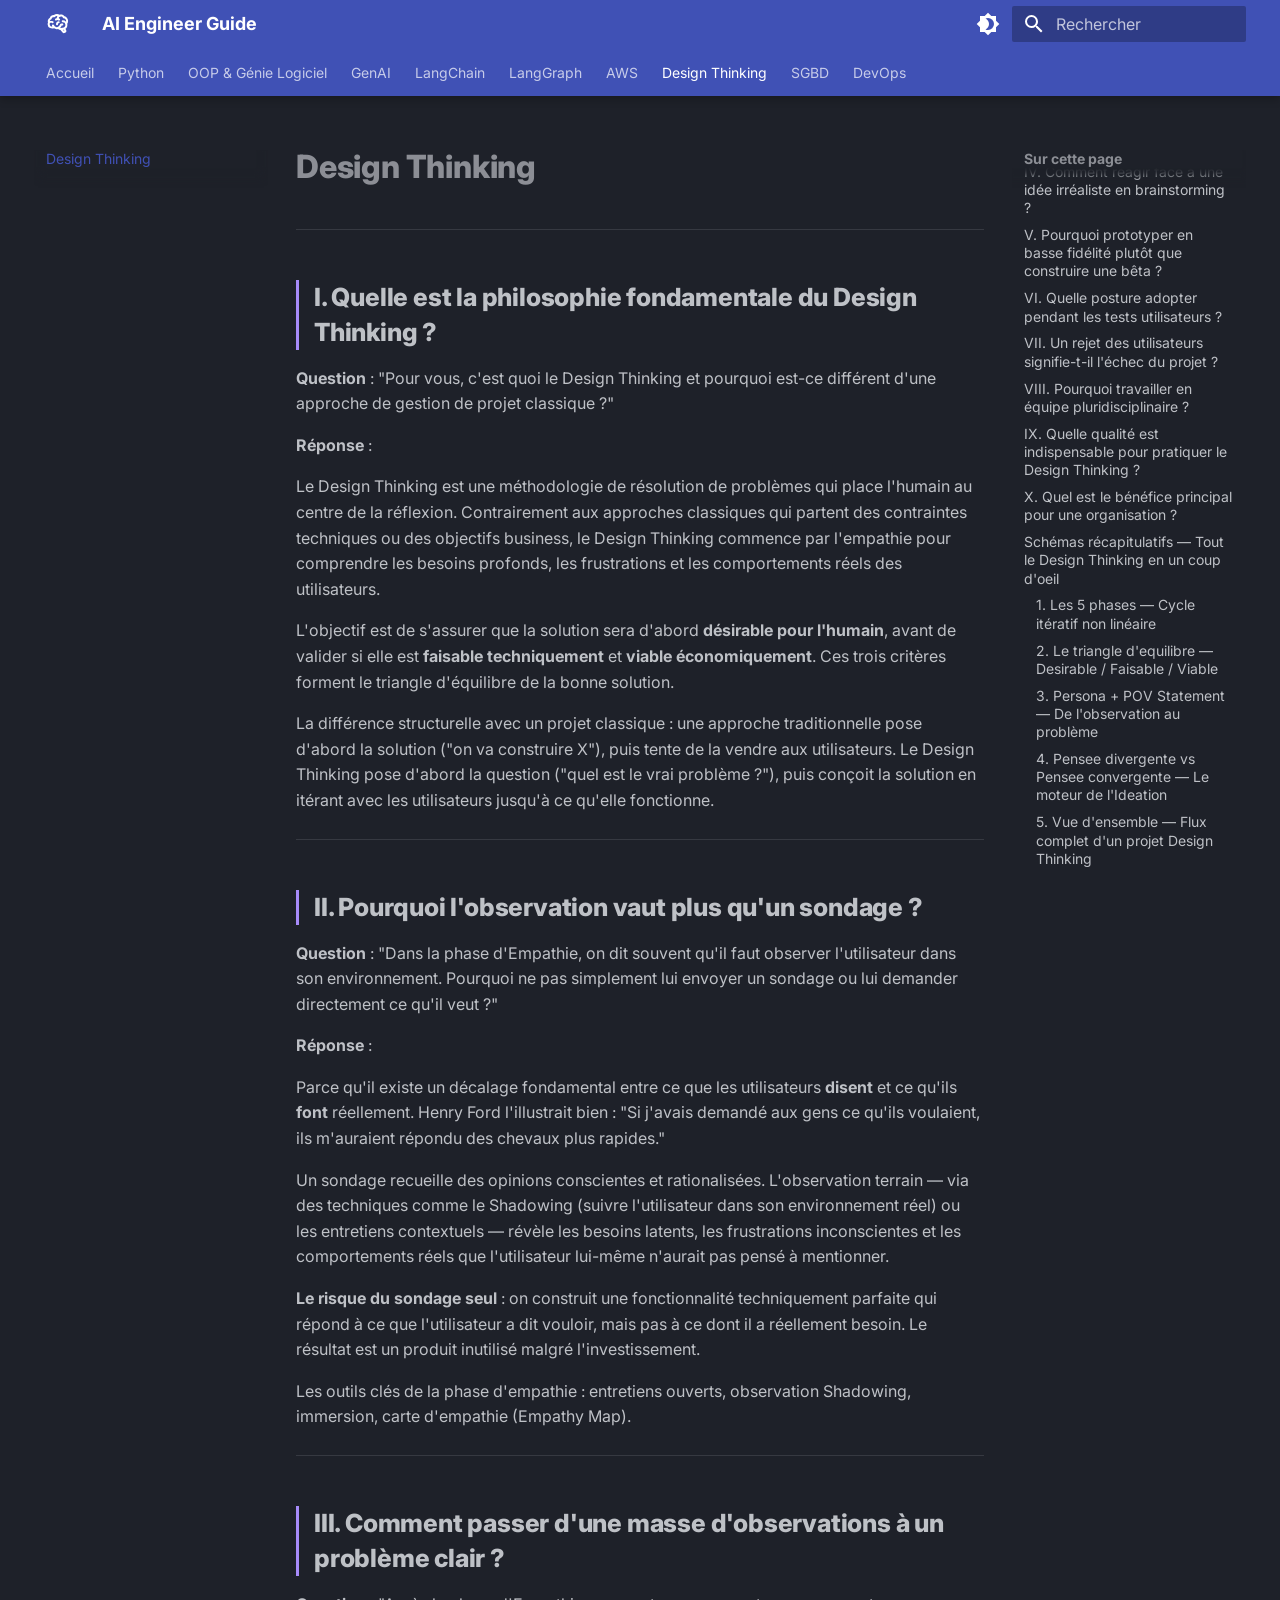
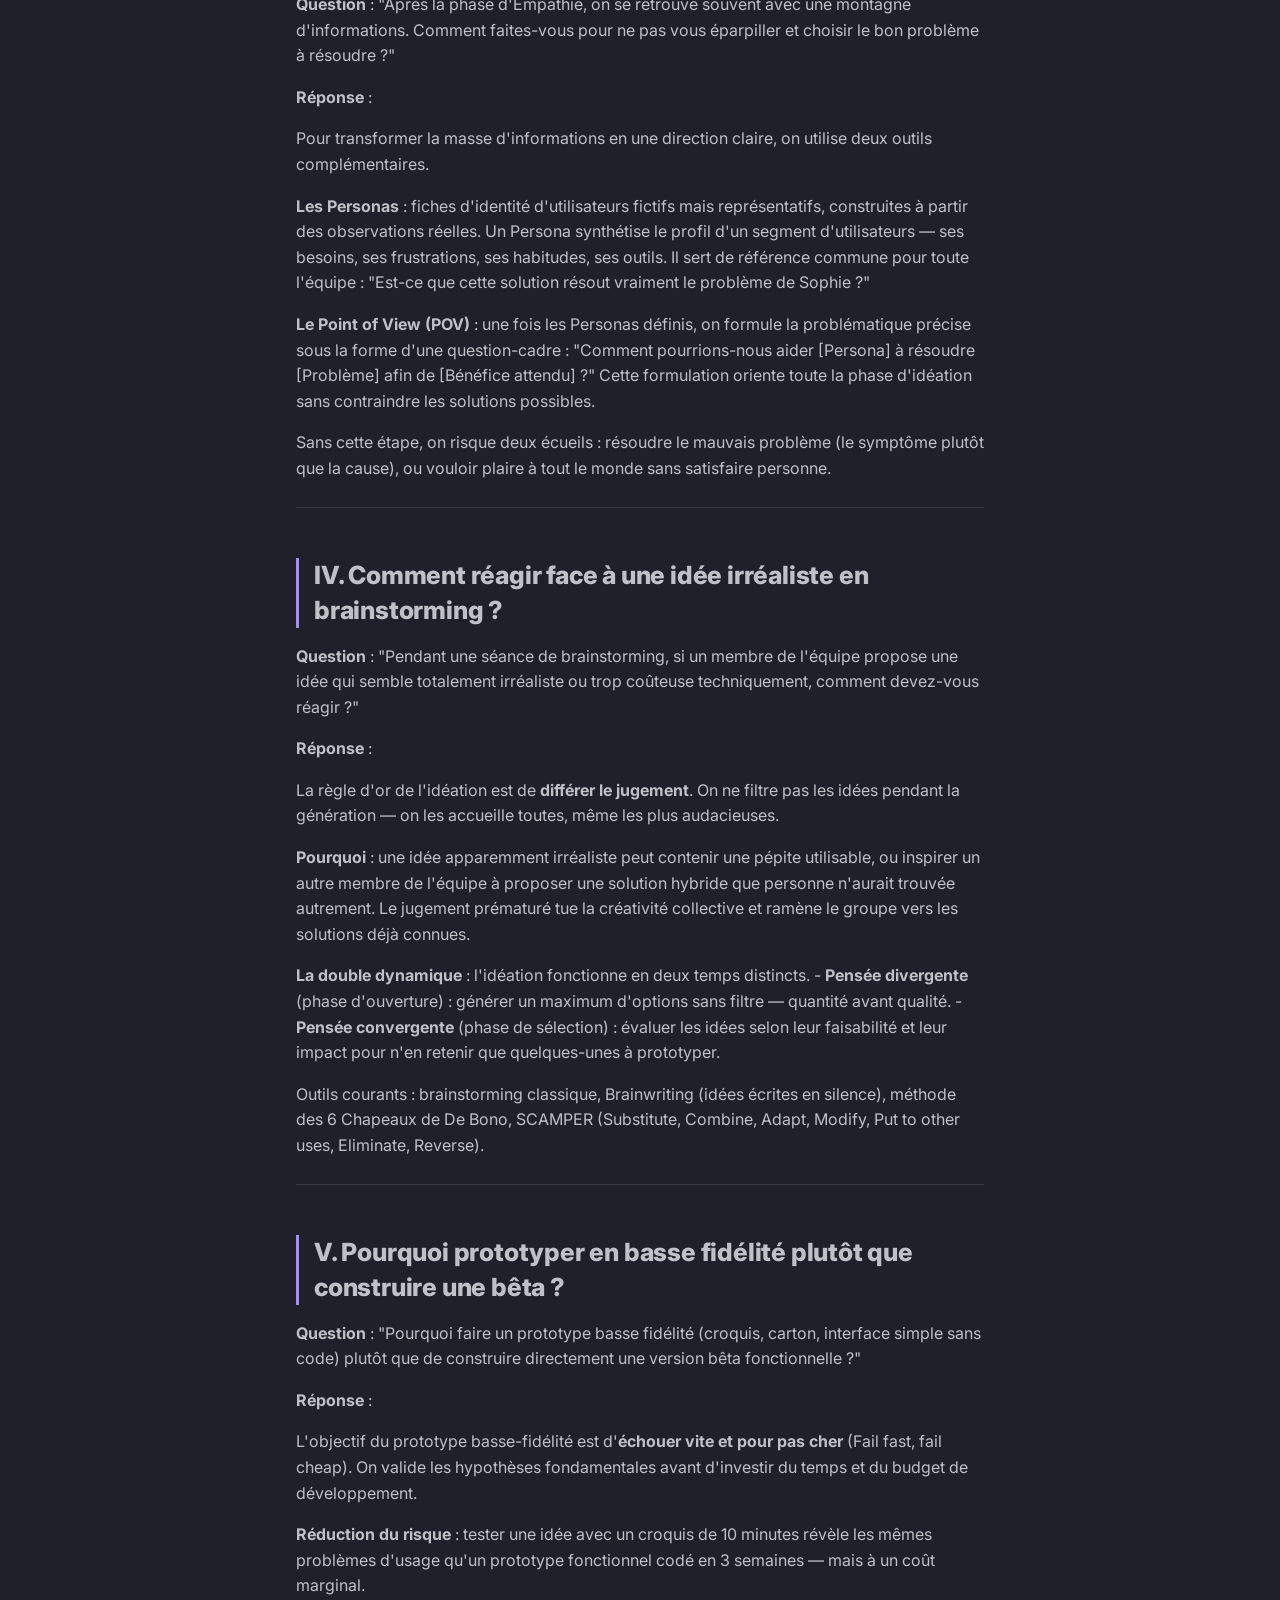
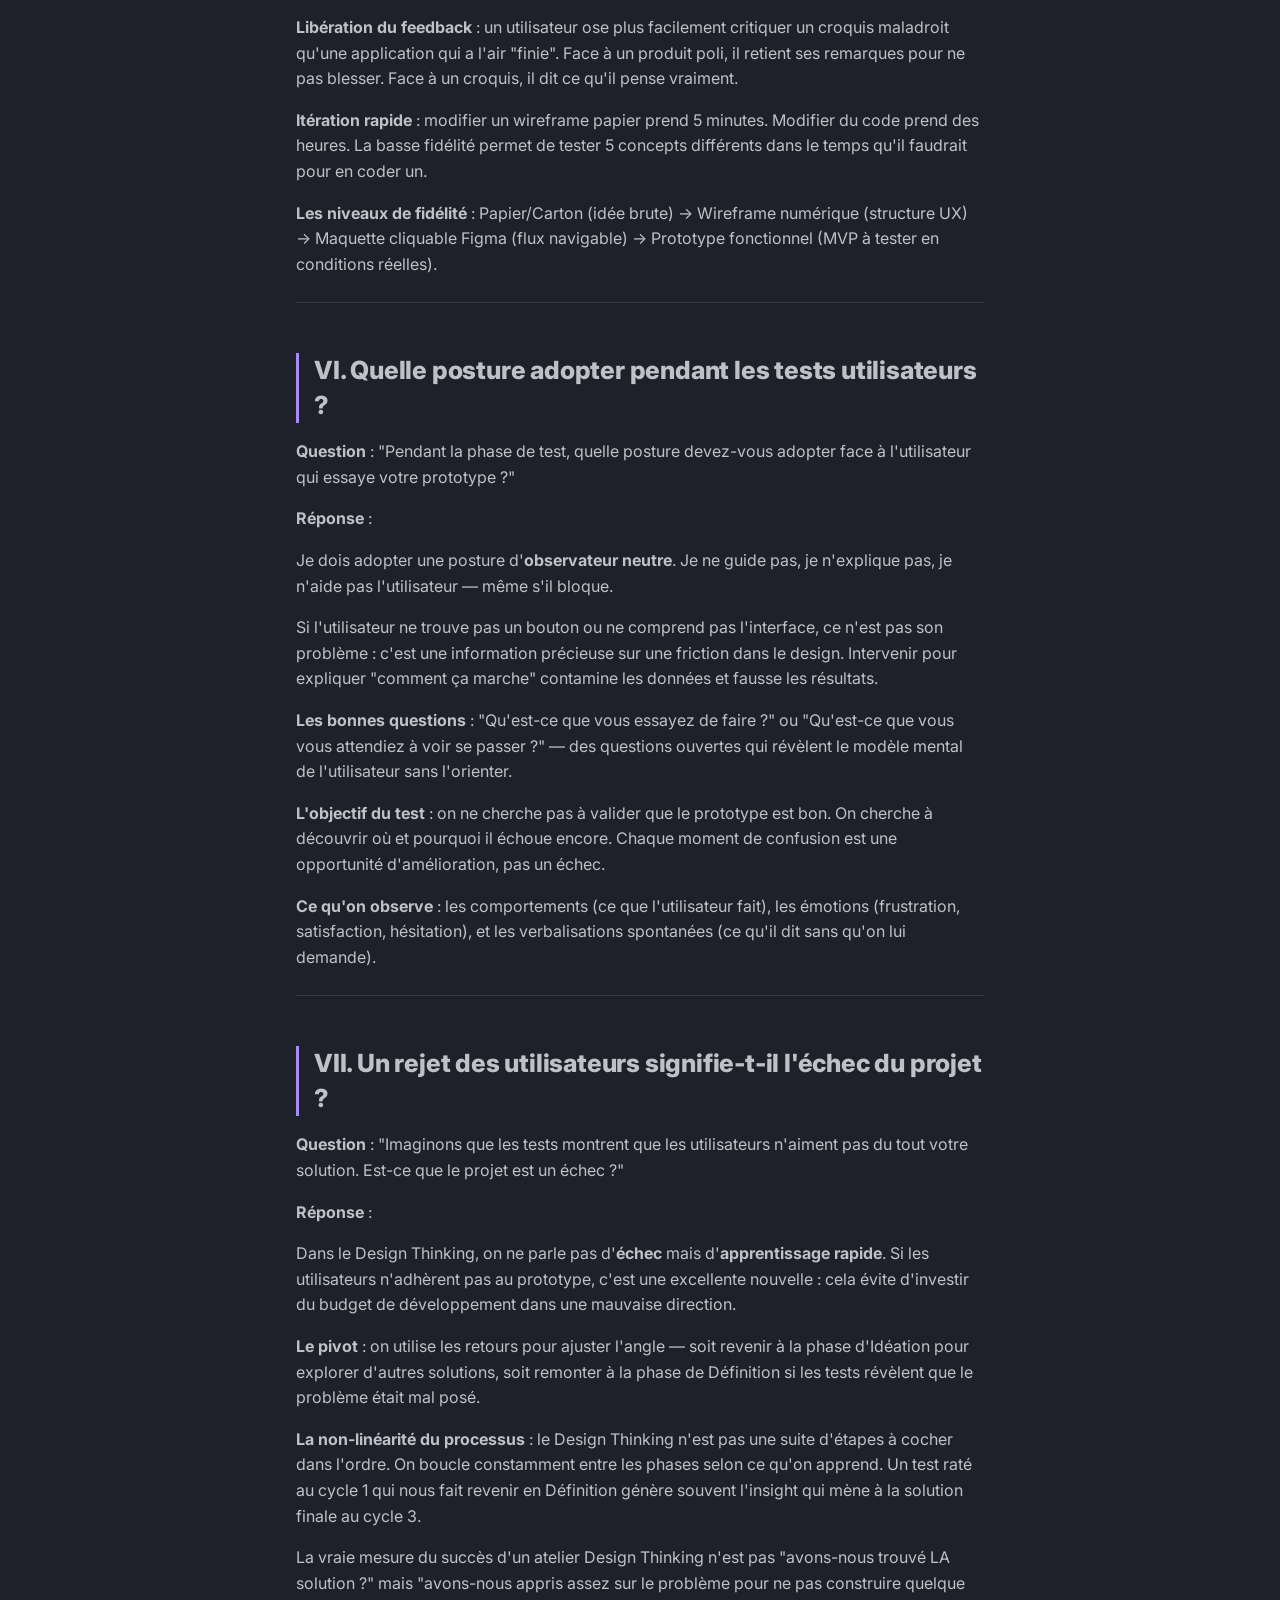
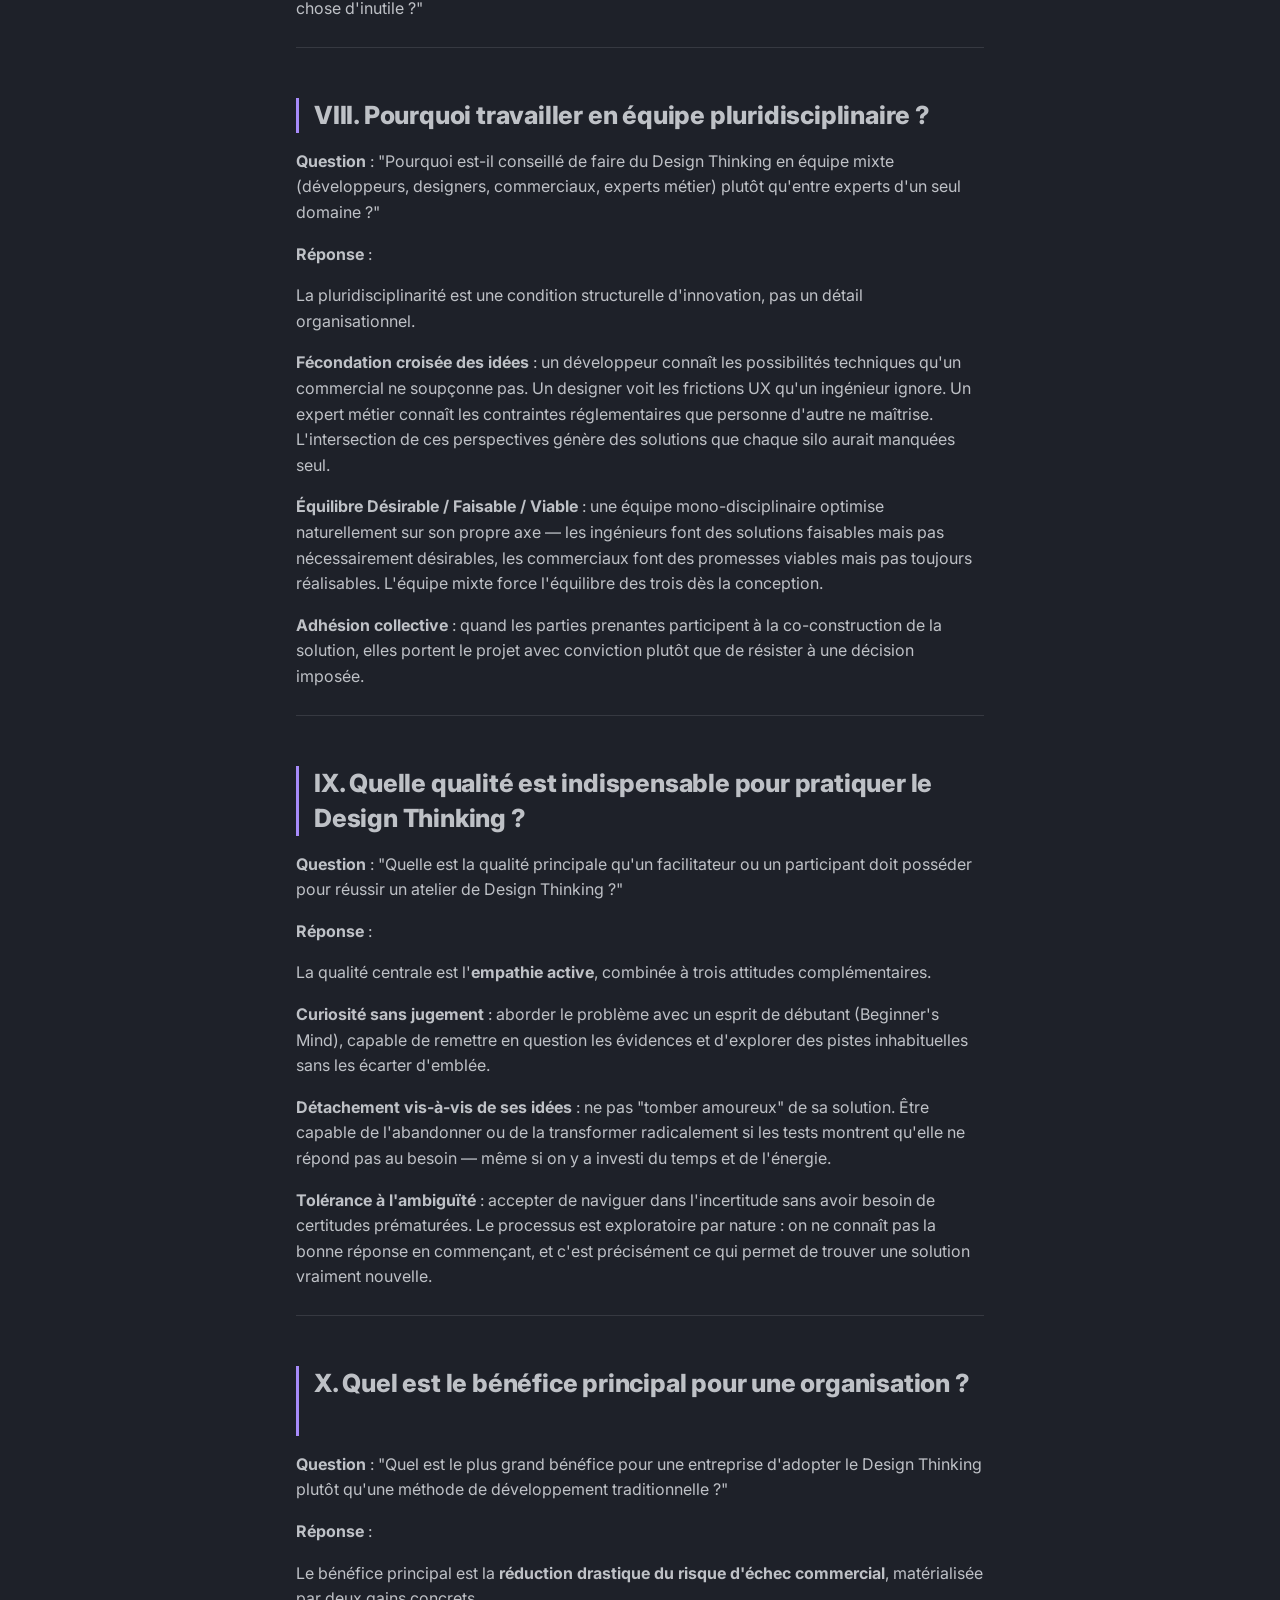
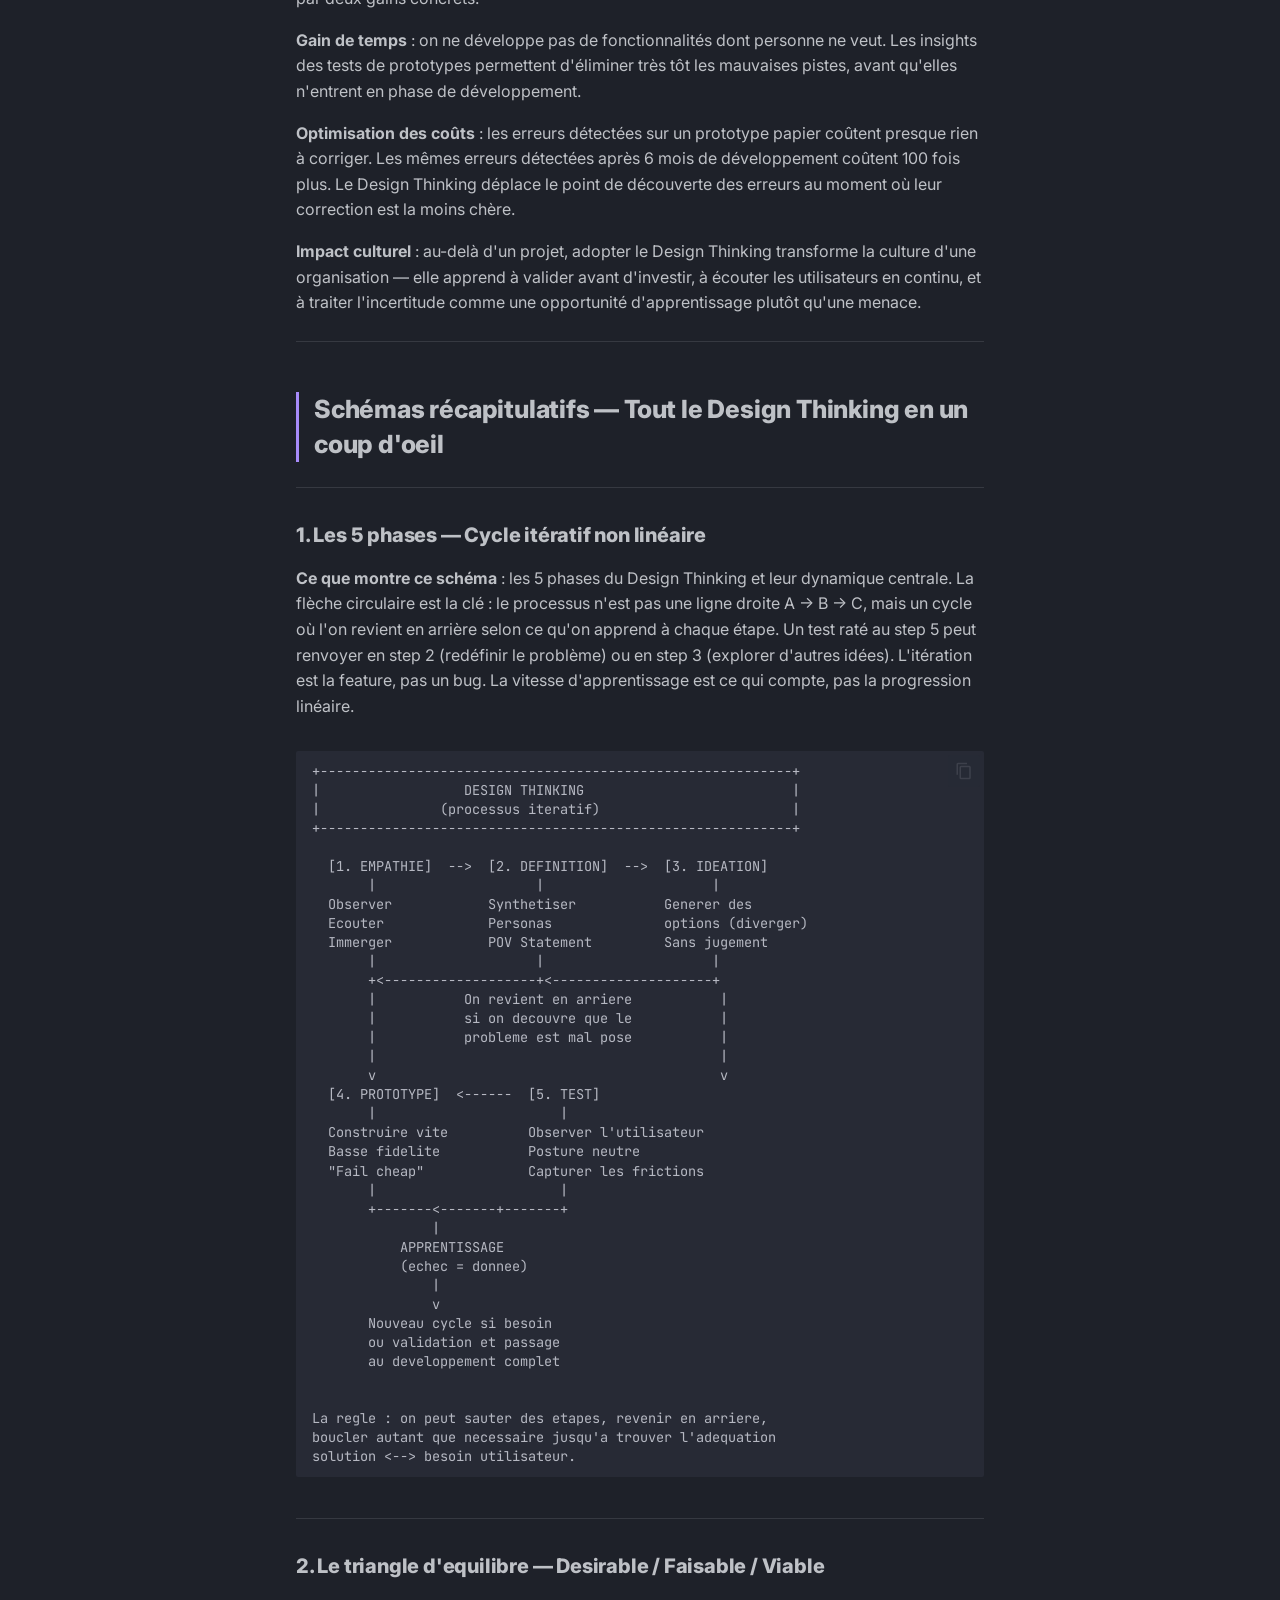
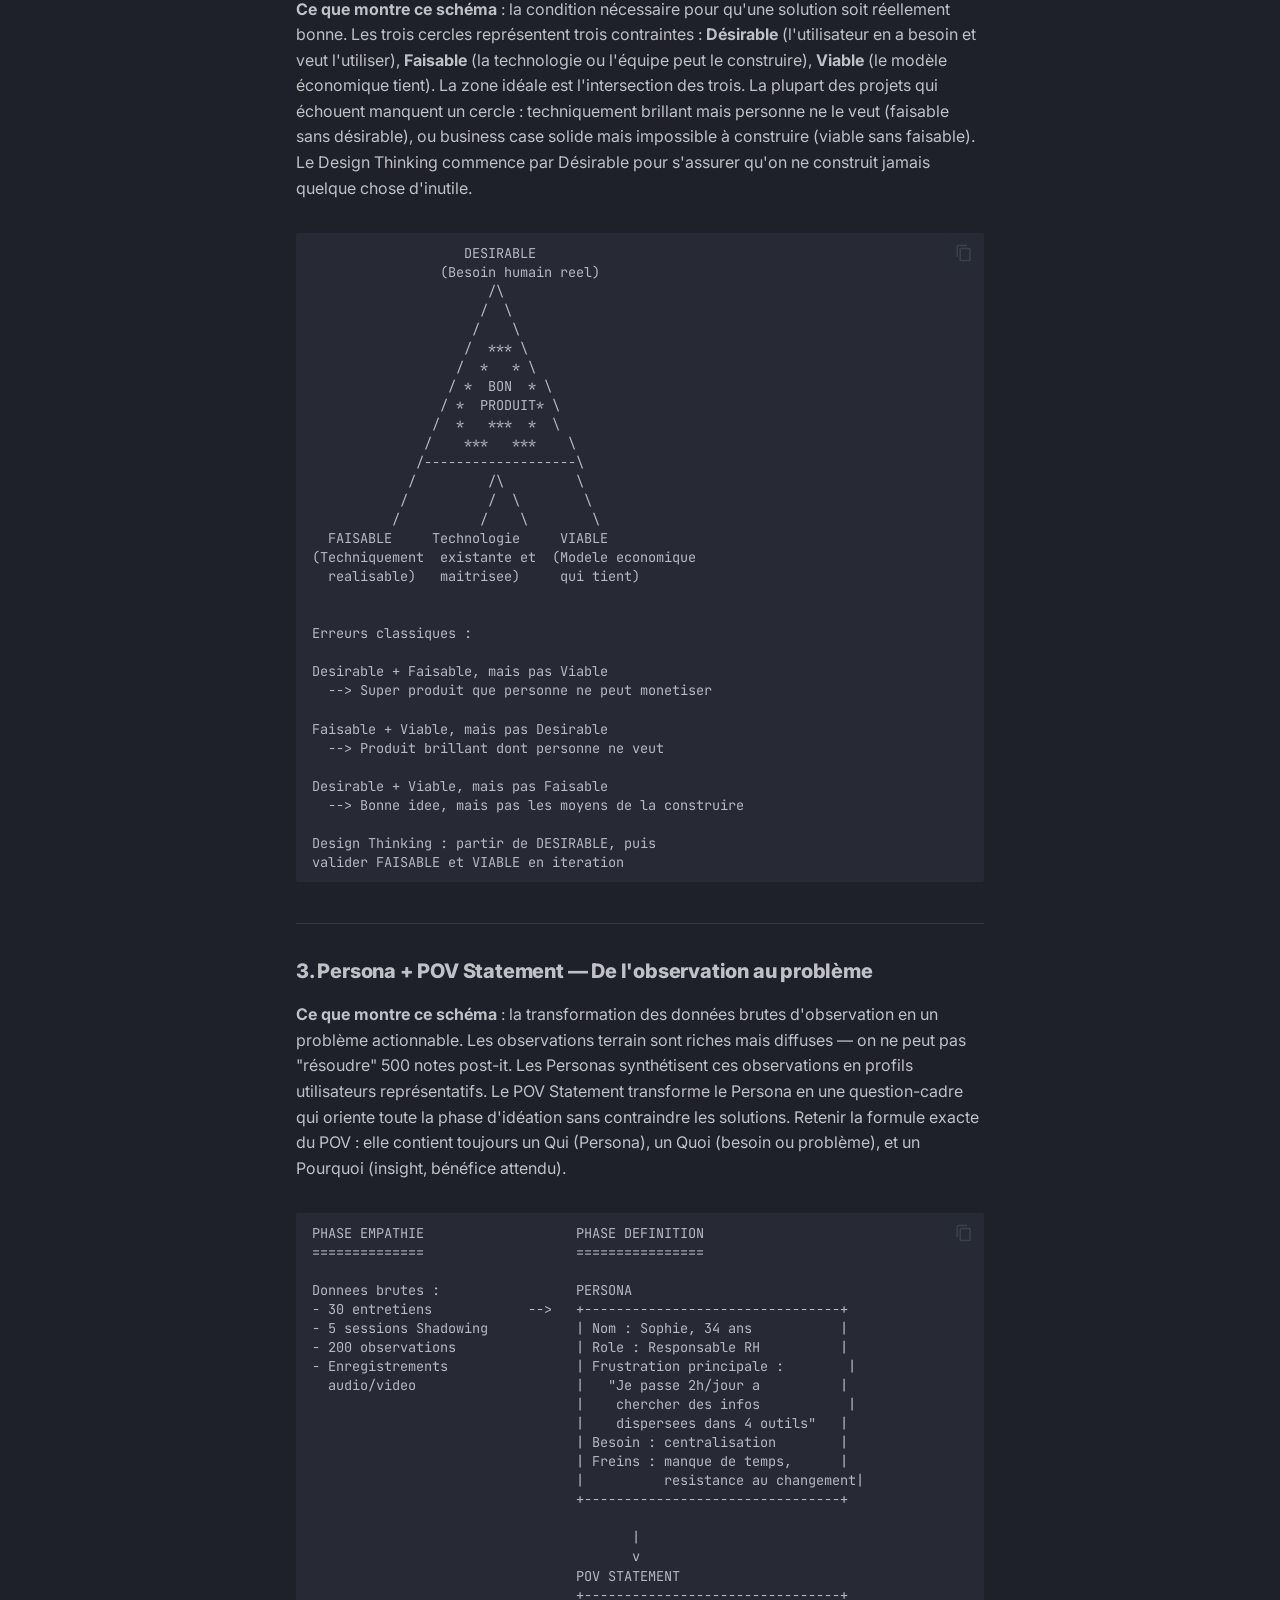
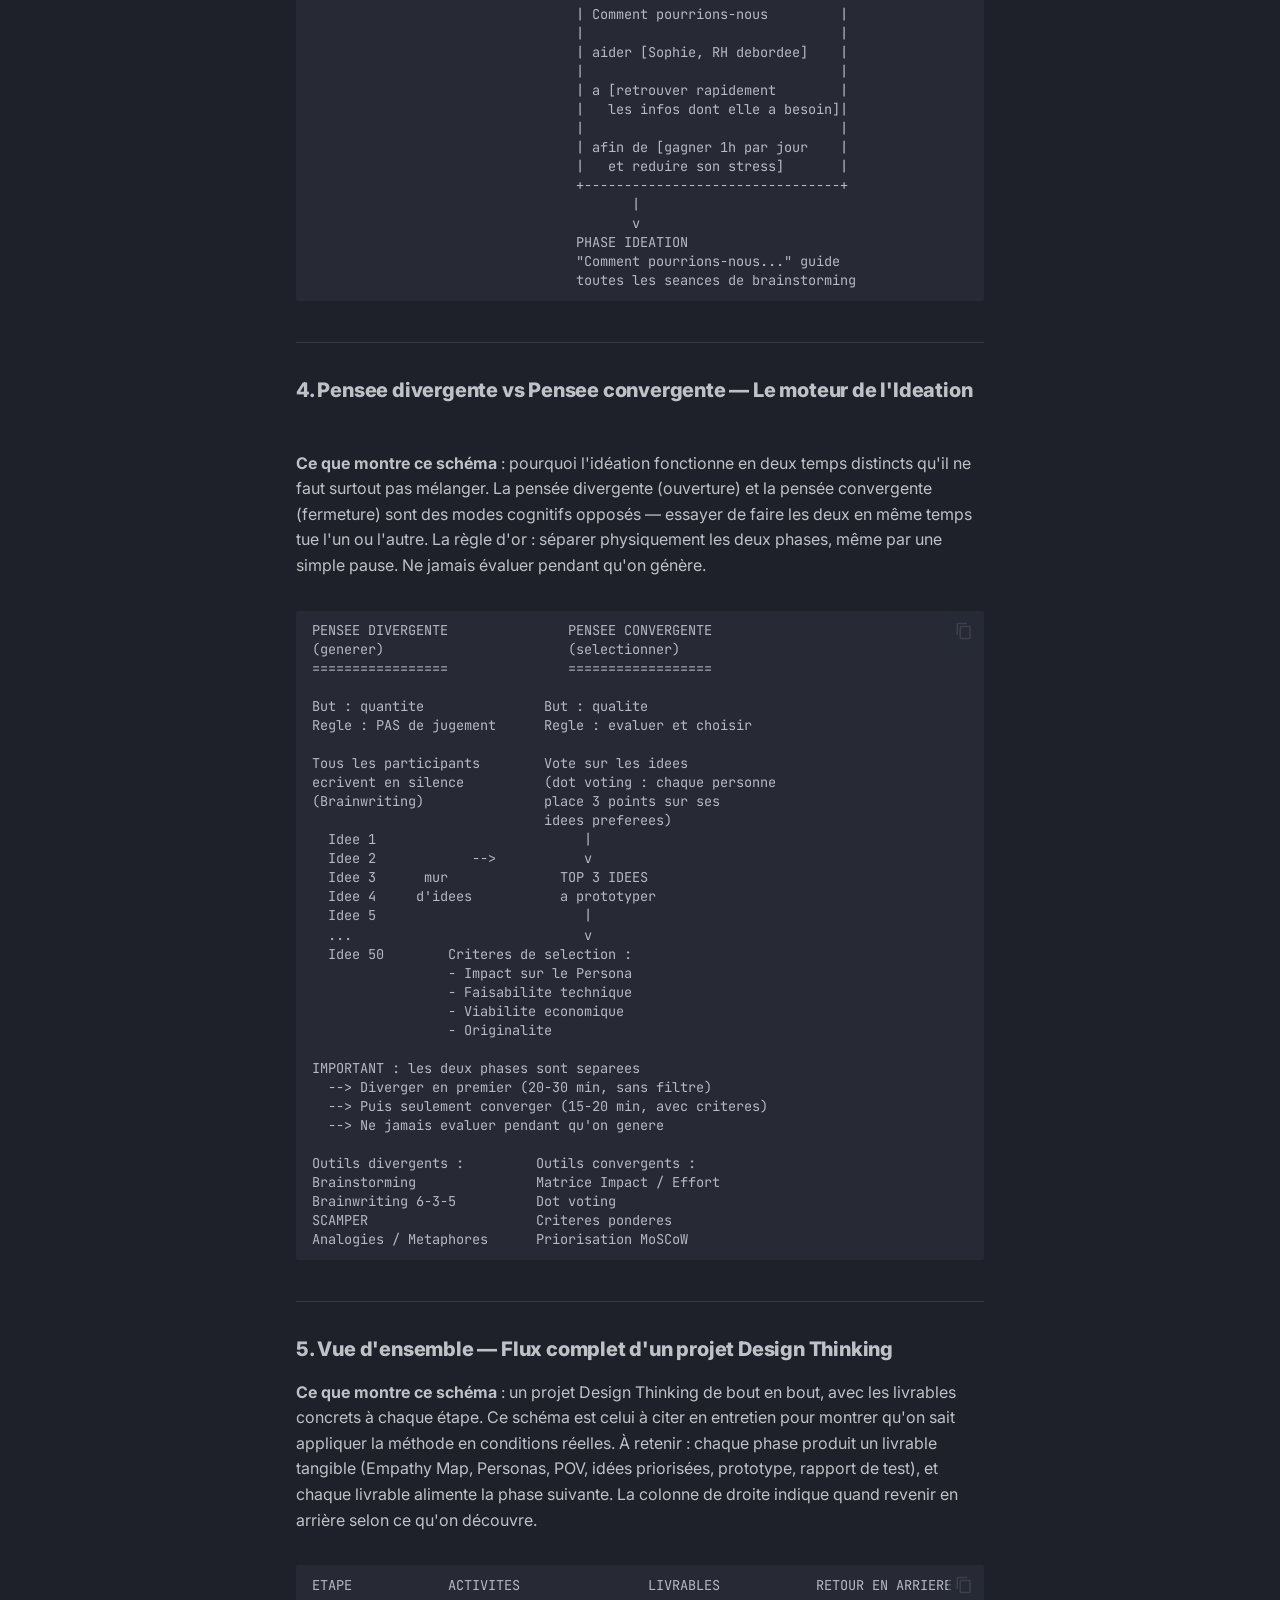
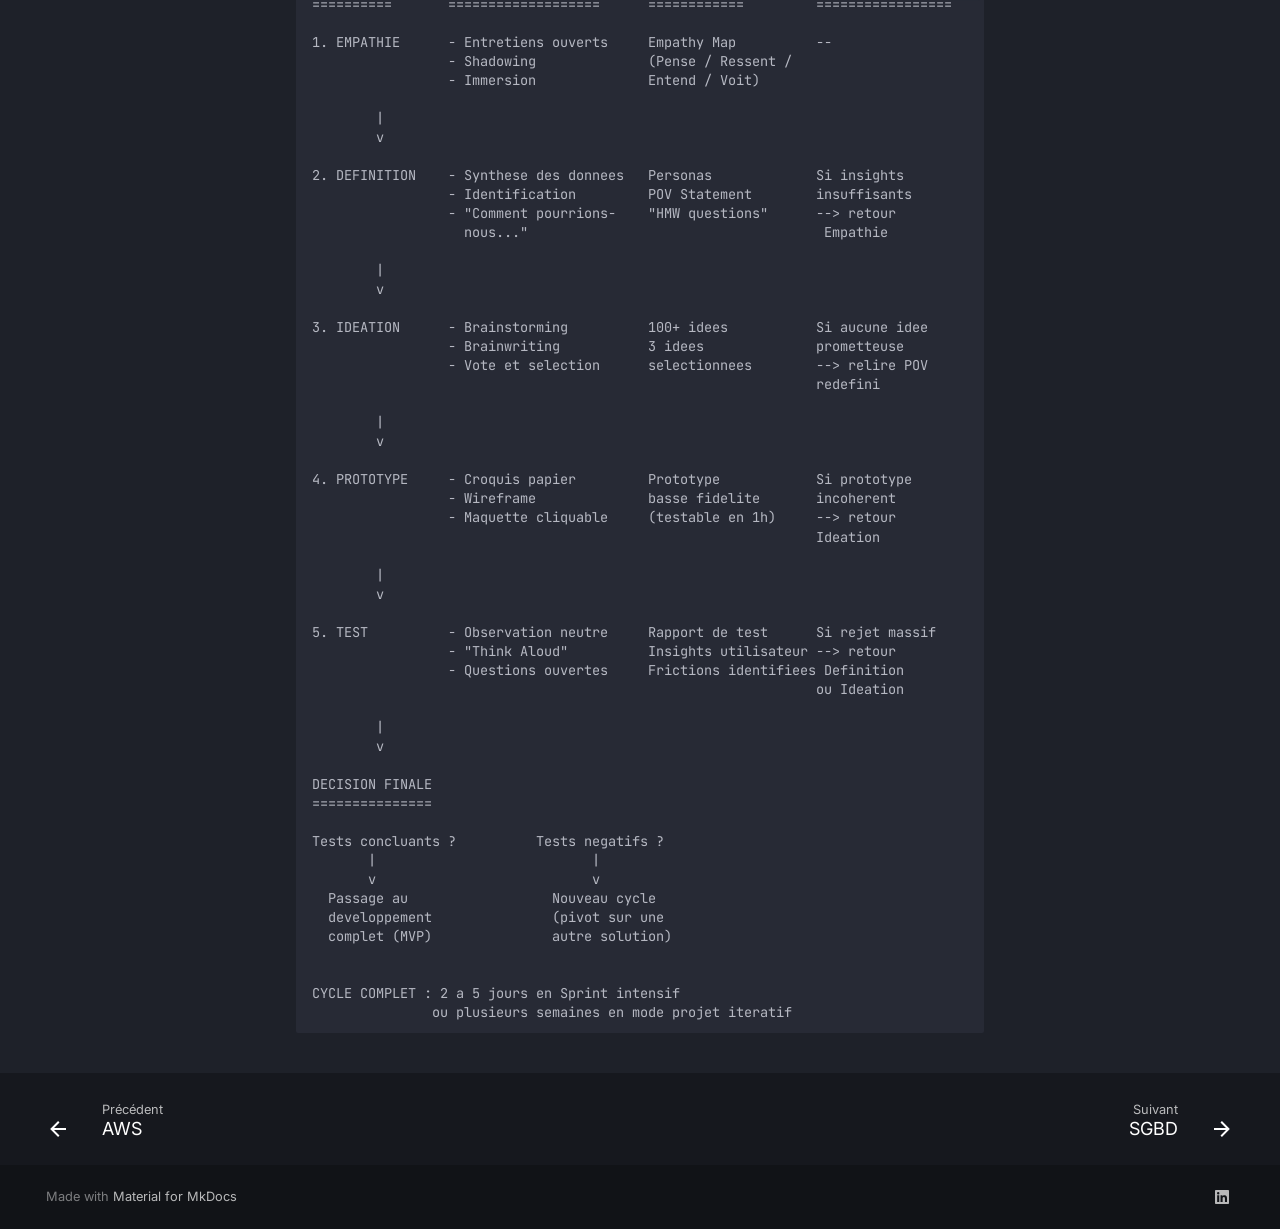
<file: design_thinking/index.html>
<!doctype html>
<html lang="fr" class="no-js">
  <head>
    
      <meta charset="utf-8">
      <meta name="viewport" content="width=device-width,initial-scale=1">
      
        <meta name="description" content="Fiches de révision techniques — GenAI, LangChain, LangGraph, AWS, Design Thinking">
      
      
      
      
        <link rel="prev" href="../aws/">
      
      
        <link rel="next" href="../sgbd/">
      
      
        
      
      
      <link rel="icon" href="../assets/images/favicon.png">
      <meta name="generator" content="mkdocs-1.6.1, mkdocs-material-9.7.6">
    
    
      
        <title>Design Thinking - AI Engineer Guide</title>
      
    
    
      <link rel="stylesheet" href="../assets/stylesheets/main.484c7ddc.min.css">
      
        
        <link rel="stylesheet" href="../assets/stylesheets/palette.ab4e12ef.min.css">
      
      


    
    
      
    
    
      
        
        
        <link rel="preconnect" href="https://fonts.gstatic.com" crossorigin>
        <link rel="stylesheet" href="https://fonts.googleapis.com/css?family=Inter:300,300i,400,400i,700,700i%7CJetBrains+Mono:400,400i,700,700i&display=fallback">
        <style>:root{--md-text-font:"Inter";--md-code-font:"JetBrains Mono"}</style>
      
    
    
      <link rel="stylesheet" href="../stylesheets/extra.css">
    
    <script>__md_scope=new URL("..",location),__md_hash=e=>[...e].reduce(((e,_)=>(e<<5)-e+_.charCodeAt(0)),0),__md_get=(e,_=localStorage,t=__md_scope)=>JSON.parse(_.getItem(t.pathname+"."+e)),__md_set=(e,_,t=localStorage,a=__md_scope)=>{try{t.setItem(a.pathname+"."+e,JSON.stringify(_))}catch(e){}}</script>
    
      

    
    
  </head>
  
  
    
    
      
    
    
    
    
    <body dir="ltr" data-md-color-scheme="slate" data-md-color-primary="custom" data-md-color-accent="cyan">
  
    
    <input class="md-toggle" data-md-toggle="drawer" type="checkbox" id="__drawer" autocomplete="off">
    <input class="md-toggle" data-md-toggle="search" type="checkbox" id="__search" autocomplete="off">
    <label class="md-overlay" for="__drawer"></label>
    <div data-md-component="skip">
      
        
        <a href="#design-thinking" class="md-skip">
          Aller au contenu
        </a>
      
    </div>
    <div data-md-component="announce">
      
    </div>
    
    
      

  

<header class="md-header md-header--shadow md-header--lifted" data-md-component="header">
  <nav class="md-header__inner md-grid" aria-label="En-tête">
    <a href=".." title="AI Engineer Guide" class="md-header__button md-logo" aria-label="AI Engineer Guide" data-md-component="logo">
      
  
  <svg xmlns="http://www.w3.org/2000/svg" viewBox="0 0 24 24"><path d="M21.33 12.91c.09 1.55-.62 3.04-1.89 3.95l.77 1.49c.23.45.26.98.06 1.45-.19.47-.58.84-1.06 1l-.79.25a1.687 1.687 0 0 1-1.86-.55L14.44 18c-.89-.15-1.73-.53-2.44-1.1-.5.15-1 .23-1.5.23-.88 0-1.76-.27-2.5-.79-.53.16-1.07.23-1.62.22-.79.01-1.57-.15-2.3-.45a4.1 4.1 0 0 1-2.43-3.61c-.08-.72.04-1.45.35-2.11-.29-.75-.32-1.57-.07-2.33C2.3 7.11 3 6.32 3.87 5.82c.58-1.69 2.21-2.82 4-2.7 1.6-1.5 4.05-1.66 5.83-.37.42-.11.86-.17 1.3-.17 1.36-.03 2.65.57 3.5 1.64 2.04.53 3.5 2.35 3.58 4.47.05 1.11-.25 2.2-.86 3.13.07.36.11.72.11 1.09m-5-1.41c.57.07 1.02.5 1.02 1.07a1 1 0 0 1-1 1h-.63c-.32.9-.88 1.69-1.62 2.29.25.09.51.14.77.21 5.13-.07 4.53-3.2 4.53-3.25a2.59 2.59 0 0 0-2.69-2.49 1 1 0 0 1-1-1 1 1 0 0 1 1-1c1.23.03 2.41.49 3.33 1.3.05-.29.08-.59.08-.89-.06-1.24-.62-2.32-2.87-2.53-1.25-2.96-4.4-1.32-4.4-.4-.03.23.21.72.25.75a1 1 0 0 1 1 1c0 .55-.45 1-1 1-.53-.02-1.03-.22-1.43-.56-.48.31-1.03.5-1.6.56-.57.05-1.04-.35-1.07-.9a.97.97 0 0 1 .88-1.1c.16-.02.94-.14.94-.77 0-.66.25-1.29.68-1.79-.92-.25-1.91.08-2.91 1.29C6.75 5 6 5.25 5.45 7.2 4.5 7.67 4 8 3.78 9c1.08-.22 2.19-.13 3.22.25.5.19.78.75.59 1.29-.19.52-.77.78-1.29.59-.73-.32-1.55-.34-2.3-.06-.32.27-.32.83-.32 1.27 0 .74.37 1.43 1 1.83.53.27 1.12.41 1.71.4q-.225-.39-.39-.81a1.038 1.038 0 0 1 1.96-.68c.4 1.14 1.42 1.92 2.62 2.05 1.37-.07 2.59-.88 3.19-2.13.23-1.38 1.34-1.5 2.56-1.5m2 7.47-.62-1.3-.71.16 1 1.25zm-4.65-8.61a1 1 0 0 0-.91-1.03c-.71-.04-1.4.2-1.93.67-.57.58-.87 1.38-.84 2.19a1 1 0 0 0 1 1c.57 0 1-.45 1-1 0-.27.07-.54.23-.76.12-.1.27-.15.43-.15.55.03 1.02-.38 1.02-.92"/></svg>

    </a>
    <label class="md-header__button md-icon" for="__drawer">
      
      <svg xmlns="http://www.w3.org/2000/svg" viewBox="0 0 24 24"><path d="M3 6h18v2H3zm0 5h18v2H3zm0 5h18v2H3z"/></svg>
    </label>
    <div class="md-header__title" data-md-component="header-title">
      <div class="md-header__ellipsis">
        <div class="md-header__topic">
          <span class="md-ellipsis">
            AI Engineer Guide
          </span>
        </div>
        <div class="md-header__topic" data-md-component="header-topic">
          <span class="md-ellipsis">
            
              Design Thinking
            
          </span>
        </div>
      </div>
    </div>
    
      
        <form class="md-header__option" data-md-component="palette">
  
    
    
    
    <input class="md-option" data-md-color-media="" data-md-color-scheme="slate" data-md-color-primary="custom" data-md-color-accent="cyan"  aria-label="Passer en mode clair"  type="radio" name="__palette" id="__palette_0">
    
      <label class="md-header__button md-icon" title="Passer en mode clair" for="__palette_1" hidden>
        <svg xmlns="http://www.w3.org/2000/svg" viewBox="0 0 24 24"><path d="M12 18c-.89 0-1.74-.2-2.5-.55C11.56 16.5 13 14.42 13 12s-1.44-4.5-3.5-5.45C10.26 6.2 11.11 6 12 6a6 6 0 0 1 6 6 6 6 0 0 1-6 6m8-9.31V4h-4.69L12 .69 8.69 4H4v4.69L.69 12 4 15.31V20h4.69L12 23.31 15.31 20H20v-4.69L23.31 12z"/></svg>
      </label>
    
  
    
    
    
    <input class="md-option" data-md-color-media="" data-md-color-scheme="default" data-md-color-primary="custom" data-md-color-accent="deep-purple"  aria-label="Passer en mode sombre"  type="radio" name="__palette" id="__palette_1">
    
      <label class="md-header__button md-icon" title="Passer en mode sombre" for="__palette_0" hidden>
        <svg xmlns="http://www.w3.org/2000/svg" viewBox="0 0 24 24"><path d="M12 8a4 4 0 0 0-4 4 4 4 0 0 0 4 4 4 4 0 0 0 4-4 4 4 0 0 0-4-4m0 10a6 6 0 0 1-6-6 6 6 0 0 1 6-6 6 6 0 0 1 6 6 6 6 0 0 1-6 6m8-9.31V4h-4.69L12 .69 8.69 4H4v4.69L.69 12 4 15.31V20h4.69L12 23.31 15.31 20H20v-4.69L23.31 12z"/></svg>
      </label>
    
  
</form>
      
    
    
      <script>var palette=__md_get("__palette");if(palette&&palette.color){if("(prefers-color-scheme)"===palette.color.media){var media=matchMedia("(prefers-color-scheme: light)"),input=document.querySelector(media.matches?"[data-md-color-media='(prefers-color-scheme: light)']":"[data-md-color-media='(prefers-color-scheme: dark)']");palette.color.media=input.getAttribute("data-md-color-media"),palette.color.scheme=input.getAttribute("data-md-color-scheme"),palette.color.primary=input.getAttribute("data-md-color-primary"),palette.color.accent=input.getAttribute("data-md-color-accent")}for(var[key,value]of Object.entries(palette.color))document.body.setAttribute("data-md-color-"+key,value)}</script>
    
    
    
      
      
        <label class="md-header__button md-icon" for="__search">
          
          <svg xmlns="http://www.w3.org/2000/svg" viewBox="0 0 24 24"><path d="M9.5 3A6.5 6.5 0 0 1 16 9.5c0 1.61-.59 3.09-1.56 4.23l.27.27h.79l5 5-1.5 1.5-5-5v-.79l-.27-.27A6.52 6.52 0 0 1 9.5 16 6.5 6.5 0 0 1 3 9.5 6.5 6.5 0 0 1 9.5 3m0 2C7 5 5 7 5 9.5S7 14 9.5 14 14 12 14 9.5 12 5 9.5 5"/></svg>
        </label>
        <div class="md-search" data-md-component="search" role="dialog">
  <label class="md-search__overlay" for="__search"></label>
  <div class="md-search__inner" role="search">
    <form class="md-search__form" name="search">
      <input type="text" class="md-search__input" name="query" aria-label="Rechercher" placeholder="Rechercher" autocapitalize="off" autocorrect="off" autocomplete="off" spellcheck="false" data-md-component="search-query" required>
      <label class="md-search__icon md-icon" for="__search">
        
        <svg xmlns="http://www.w3.org/2000/svg" viewBox="0 0 24 24"><path d="M9.5 3A6.5 6.5 0 0 1 16 9.5c0 1.61-.59 3.09-1.56 4.23l.27.27h.79l5 5-1.5 1.5-5-5v-.79l-.27-.27A6.52 6.52 0 0 1 9.5 16 6.5 6.5 0 0 1 3 9.5 6.5 6.5 0 0 1 9.5 3m0 2C7 5 5 7 5 9.5S7 14 9.5 14 14 12 14 9.5 12 5 9.5 5"/></svg>
        
        <svg xmlns="http://www.w3.org/2000/svg" viewBox="0 0 24 24"><path d="M20 11v2H8l5.5 5.5-1.42 1.42L4.16 12l7.92-7.92L13.5 5.5 8 11z"/></svg>
      </label>
      <nav class="md-search__options" aria-label="Recherche">
        
          <a href="javascript:void(0)" class="md-search__icon md-icon" title="Partager" aria-label="Partager" data-clipboard data-clipboard-text="" data-md-component="search-share" tabindex="-1">
            
            <svg xmlns="http://www.w3.org/2000/svg" viewBox="0 0 24 24"><path d="M18 16.08c-.76 0-1.44.3-1.96.77L8.91 12.7c.05-.23.09-.46.09-.7s-.04-.47-.09-.7l7.05-4.11c.54.5 1.25.81 2.04.81a3 3 0 0 0 3-3 3 3 0 0 0-3-3 3 3 0 0 0-3 3c0 .24.04.47.09.7L8.04 9.81C7.5 9.31 6.79 9 6 9a3 3 0 0 0-3 3 3 3 0 0 0 3 3c.79 0 1.5-.31 2.04-.81l7.12 4.15c-.05.21-.08.43-.08.66 0 1.61 1.31 2.91 2.92 2.91s2.92-1.3 2.92-2.91A2.92 2.92 0 0 0 18 16.08"/></svg>
          </a>
        
        <button type="reset" class="md-search__icon md-icon" title="Effacer" aria-label="Effacer" tabindex="-1">
          
          <svg xmlns="http://www.w3.org/2000/svg" viewBox="0 0 24 24"><path d="M19 6.41 17.59 5 12 10.59 6.41 5 5 6.41 10.59 12 5 17.59 6.41 19 12 13.41 17.59 19 19 17.59 13.41 12z"/></svg>
        </button>
      </nav>
      
        <div class="md-search__suggest" data-md-component="search-suggest"></div>
      
    </form>
    <div class="md-search__output">
      <div class="md-search__scrollwrap" tabindex="0" data-md-scrollfix>
        <div class="md-search-result" data-md-component="search-result">
          <div class="md-search-result__meta">
            Initialisation de la recherche
          </div>
          <ol class="md-search-result__list" role="presentation"></ol>
        </div>
      </div>
    </div>
  </div>
</div>
      
    
    
  </nav>
  
    
      
<nav class="md-tabs" aria-label="Onglets" data-md-component="tabs">
  <div class="md-grid">
    <ul class="md-tabs__list">
      
        
  
  
  
  
    <li class="md-tabs__item">
      <a href=".." class="md-tabs__link">
        
  
  
    
  
  Accueil

      </a>
    </li>
  

      
        
  
  
  
  
    <li class="md-tabs__item">
      <a href="../python/" class="md-tabs__link">
        
  
  
    
  
  Python

      </a>
    </li>
  

      
        
  
  
  
  
    <li class="md-tabs__item">
      <a href="../oop/" class="md-tabs__link">
        
  
  
    
  
  OOP & Génie Logiciel

      </a>
    </li>
  

      
        
  
  
  
  
    <li class="md-tabs__item">
      <a href="../gen_ai/" class="md-tabs__link">
        
  
  
    
  
  GenAI

      </a>
    </li>
  

      
        
  
  
  
  
    <li class="md-tabs__item">
      <a href="../langchain/" class="md-tabs__link">
        
  
  
    
  
  LangChain

      </a>
    </li>
  

      
        
  
  
  
  
    <li class="md-tabs__item">
      <a href="../langgraph/" class="md-tabs__link">
        
  
  
    
  
  LangGraph

      </a>
    </li>
  

      
        
  
  
  
  
    <li class="md-tabs__item">
      <a href="../aws/" class="md-tabs__link">
        
  
  
    
  
  AWS

      </a>
    </li>
  

      
        
  
  
  
    
  
  
    <li class="md-tabs__item md-tabs__item--active">
      <a href="./" class="md-tabs__link">
        
  
  
    
  
  Design Thinking

      </a>
    </li>
  

      
        
  
  
  
  
    <li class="md-tabs__item">
      <a href="../sgbd/" class="md-tabs__link">
        
  
  
    
  
  SGBD

      </a>
    </li>
  

      
        
  
  
  
  
    <li class="md-tabs__item">
      <a href="../devops/" class="md-tabs__link">
        
  
  
    
  
  DevOps

      </a>
    </li>
  

      
    </ul>
  </div>
</nav>
    
  
</header>
    
    <div class="md-container" data-md-component="container">
      
      
        
      
      <main class="md-main" data-md-component="main">
        <div class="md-main__inner md-grid">
          
            
              
              <div class="md-sidebar md-sidebar--primary" data-md-component="sidebar" data-md-type="navigation" >
                <div class="md-sidebar__scrollwrap">
                  <div class="md-sidebar__inner">
                    


  


<nav class="md-nav md-nav--primary md-nav--lifted" aria-label="Navigation" data-md-level="0">
  <label class="md-nav__title" for="__drawer">
    <a href=".." title="AI Engineer Guide" class="md-nav__button md-logo" aria-label="AI Engineer Guide" data-md-component="logo">
      
  
  <svg xmlns="http://www.w3.org/2000/svg" viewBox="0 0 24 24"><path d="M21.33 12.91c.09 1.55-.62 3.04-1.89 3.95l.77 1.49c.23.45.26.98.06 1.45-.19.47-.58.84-1.06 1l-.79.25a1.687 1.687 0 0 1-1.86-.55L14.44 18c-.89-.15-1.73-.53-2.44-1.1-.5.15-1 .23-1.5.23-.88 0-1.76-.27-2.5-.79-.53.16-1.07.23-1.62.22-.79.01-1.57-.15-2.3-.45a4.1 4.1 0 0 1-2.43-3.61c-.08-.72.04-1.45.35-2.11-.29-.75-.32-1.57-.07-2.33C2.3 7.11 3 6.32 3.87 5.82c.58-1.69 2.21-2.82 4-2.7 1.6-1.5 4.05-1.66 5.83-.37.42-.11.86-.17 1.3-.17 1.36-.03 2.65.57 3.5 1.64 2.04.53 3.5 2.35 3.58 4.47.05 1.11-.25 2.2-.86 3.13.07.36.11.72.11 1.09m-5-1.41c.57.07 1.02.5 1.02 1.07a1 1 0 0 1-1 1h-.63c-.32.9-.88 1.69-1.62 2.29.25.09.51.14.77.21 5.13-.07 4.53-3.2 4.53-3.25a2.59 2.59 0 0 0-2.69-2.49 1 1 0 0 1-1-1 1 1 0 0 1 1-1c1.23.03 2.41.49 3.33 1.3.05-.29.08-.59.08-.89-.06-1.24-.62-2.32-2.87-2.53-1.25-2.96-4.4-1.32-4.4-.4-.03.23.21.72.25.75a1 1 0 0 1 1 1c0 .55-.45 1-1 1-.53-.02-1.03-.22-1.43-.56-.48.31-1.03.5-1.6.56-.57.05-1.04-.35-1.07-.9a.97.97 0 0 1 .88-1.1c.16-.02.94-.14.94-.77 0-.66.25-1.29.68-1.79-.92-.25-1.91.08-2.91 1.29C6.75 5 6 5.25 5.45 7.2 4.5 7.67 4 8 3.78 9c1.08-.22 2.19-.13 3.22.25.5.19.78.75.59 1.29-.19.52-.77.78-1.29.59-.73-.32-1.55-.34-2.3-.06-.32.27-.32.83-.32 1.27 0 .74.37 1.43 1 1.83.53.27 1.12.41 1.71.4q-.225-.39-.39-.81a1.038 1.038 0 0 1 1.96-.68c.4 1.14 1.42 1.92 2.62 2.05 1.37-.07 2.59-.88 3.19-2.13.23-1.38 1.34-1.5 2.56-1.5m2 7.47-.62-1.3-.71.16 1 1.25zm-4.65-8.61a1 1 0 0 0-.91-1.03c-.71-.04-1.4.2-1.93.67-.57.58-.87 1.38-.84 2.19a1 1 0 0 0 1 1c.57 0 1-.45 1-1 0-.27.07-.54.23-.76.12-.1.27-.15.43-.15.55.03 1.02-.38 1.02-.92"/></svg>

    </a>
    AI Engineer Guide
  </label>
  
  <ul class="md-nav__list" data-md-scrollfix>
    
      
      
  
  
  
  
    <li class="md-nav__item">
      <a href=".." class="md-nav__link">
        
  
  
  <span class="md-ellipsis">
    
  
    Accueil
  

    
  </span>
  
  

      </a>
    </li>
  

    
      
      
  
  
  
  
    <li class="md-nav__item">
      <a href="../python/" class="md-nav__link">
        
  
  
  <span class="md-ellipsis">
    
  
    Python
  

    
  </span>
  
  

      </a>
    </li>
  

    
      
      
  
  
  
  
    <li class="md-nav__item">
      <a href="../oop/" class="md-nav__link">
        
  
  
  <span class="md-ellipsis">
    
  
    OOP & Génie Logiciel
  

    
  </span>
  
  

      </a>
    </li>
  

    
      
      
  
  
  
  
    <li class="md-nav__item">
      <a href="../gen_ai/" class="md-nav__link">
        
  
  
  <span class="md-ellipsis">
    
  
    GenAI
  

    
  </span>
  
  

      </a>
    </li>
  

    
      
      
  
  
  
  
    <li class="md-nav__item">
      <a href="../langchain/" class="md-nav__link">
        
  
  
  <span class="md-ellipsis">
    
  
    LangChain
  

    
  </span>
  
  

      </a>
    </li>
  

    
      
      
  
  
  
  
    <li class="md-nav__item">
      <a href="../langgraph/" class="md-nav__link">
        
  
  
  <span class="md-ellipsis">
    
  
    LangGraph
  

    
  </span>
  
  

      </a>
    </li>
  

    
      
      
  
  
  
  
    <li class="md-nav__item">
      <a href="../aws/" class="md-nav__link">
        
  
  
  <span class="md-ellipsis">
    
  
    AWS
  

    
  </span>
  
  

      </a>
    </li>
  

    
      
      
  
  
    
  
  
  
    <li class="md-nav__item md-nav__item--active">
      
      <input class="md-nav__toggle md-toggle" type="checkbox" id="__toc">
      
      
        
      
      
        <label class="md-nav__link md-nav__link--active" for="__toc">
          
  
  
  <span class="md-ellipsis">
    
  
    Design Thinking
  

    
  </span>
  
  

          <span class="md-nav__icon md-icon"></span>
        </label>
      
      <a href="./" class="md-nav__link md-nav__link--active">
        
  
  
  <span class="md-ellipsis">
    
  
    Design Thinking
  

    
  </span>
  
  

      </a>
      
        

  

<nav class="md-nav md-nav--secondary" aria-label="Sur cette page">
  
  
  
    
  
  
    <label class="md-nav__title" for="__toc">
      <span class="md-nav__icon md-icon"></span>
      Sur cette page
    </label>
    <ul class="md-nav__list" data-md-component="toc" data-md-scrollfix>
      
        <li class="md-nav__item">
  <a href="#i-quelle-est-la-philosophie-fondamentale-du-design-thinking" class="md-nav__link">
    <span class="md-ellipsis">
      
        I. Quelle est la philosophie fondamentale du Design Thinking ?
      
    </span>
  </a>
  
</li>
      
        <li class="md-nav__item">
  <a href="#ii-pourquoi-lobservation-vaut-plus-quun-sondage" class="md-nav__link">
    <span class="md-ellipsis">
      
        II. Pourquoi l'observation vaut plus qu'un sondage ?
      
    </span>
  </a>
  
</li>
      
        <li class="md-nav__item">
  <a href="#iii-comment-passer-dune-masse-dobservations-a-un-probleme-clair" class="md-nav__link">
    <span class="md-ellipsis">
      
        III. Comment passer d'une masse d'observations à un problème clair ?
      
    </span>
  </a>
  
</li>
      
        <li class="md-nav__item">
  <a href="#iv-comment-reagir-face-a-une-idee-irrealiste-en-brainstorming" class="md-nav__link">
    <span class="md-ellipsis">
      
        IV. Comment réagir face à une idée irréaliste en brainstorming ?
      
    </span>
  </a>
  
</li>
      
        <li class="md-nav__item">
  <a href="#v-pourquoi-prototyper-en-basse-fidelite-plutot-que-construire-une-beta" class="md-nav__link">
    <span class="md-ellipsis">
      
        V. Pourquoi prototyper en basse fidélité plutôt que construire une bêta ?
      
    </span>
  </a>
  
</li>
      
        <li class="md-nav__item">
  <a href="#vi-quelle-posture-adopter-pendant-les-tests-utilisateurs" class="md-nav__link">
    <span class="md-ellipsis">
      
        VI. Quelle posture adopter pendant les tests utilisateurs ?
      
    </span>
  </a>
  
</li>
      
        <li class="md-nav__item">
  <a href="#vii-un-rejet-des-utilisateurs-signifie-t-il-lechec-du-projet" class="md-nav__link">
    <span class="md-ellipsis">
      
        VII. Un rejet des utilisateurs signifie-t-il l'échec du projet ?
      
    </span>
  </a>
  
</li>
      
        <li class="md-nav__item">
  <a href="#viii-pourquoi-travailler-en-equipe-pluridisciplinaire" class="md-nav__link">
    <span class="md-ellipsis">
      
        VIII. Pourquoi travailler en équipe pluridisciplinaire ?
      
    </span>
  </a>
  
</li>
      
        <li class="md-nav__item">
  <a href="#ix-quelle-qualite-est-indispensable-pour-pratiquer-le-design-thinking" class="md-nav__link">
    <span class="md-ellipsis">
      
        IX. Quelle qualité est indispensable pour pratiquer le Design Thinking ?
      
    </span>
  </a>
  
</li>
      
        <li class="md-nav__item">
  <a href="#x-quel-est-le-benefice-principal-pour-une-organisation" class="md-nav__link">
    <span class="md-ellipsis">
      
        X. Quel est le bénéfice principal pour une organisation ?
      
    </span>
  </a>
  
</li>
      
        <li class="md-nav__item">
  <a href="#schemas-recapitulatifs-tout-le-design-thinking-en-un-coup-doeil" class="md-nav__link">
    <span class="md-ellipsis">
      
        Schémas récapitulatifs — Tout le Design Thinking en un coup d'oeil
      
    </span>
  </a>
  
    <nav class="md-nav" aria-label="Schémas récapitulatifs — Tout le Design Thinking en un coup d&#39;oeil">
      <ul class="md-nav__list">
        
          <li class="md-nav__item">
  <a href="#1-les-5-phases-cycle-iteratif-non-lineaire" class="md-nav__link">
    <span class="md-ellipsis">
      
        1. Les 5 phases — Cycle itératif non linéaire
      
    </span>
  </a>
  
</li>
        
          <li class="md-nav__item">
  <a href="#2-le-triangle-dequilibre-desirable-faisable-viable" class="md-nav__link">
    <span class="md-ellipsis">
      
        2. Le triangle d'equilibre — Desirable / Faisable / Viable
      
    </span>
  </a>
  
</li>
        
          <li class="md-nav__item">
  <a href="#3-persona-pov-statement-de-lobservation-au-probleme" class="md-nav__link">
    <span class="md-ellipsis">
      
        3. Persona + POV Statement — De l'observation au problème
      
    </span>
  </a>
  
</li>
        
          <li class="md-nav__item">
  <a href="#4-pensee-divergente-vs-pensee-convergente-le-moteur-de-lideation" class="md-nav__link">
    <span class="md-ellipsis">
      
        4. Pensee divergente vs Pensee convergente — Le moteur de l'Ideation
      
    </span>
  </a>
  
</li>
        
          <li class="md-nav__item">
  <a href="#5-vue-densemble-flux-complet-dun-projet-design-thinking" class="md-nav__link">
    <span class="md-ellipsis">
      
        5. Vue d'ensemble — Flux complet d'un projet Design Thinking
      
    </span>
  </a>
  
</li>
        
      </ul>
    </nav>
  
</li>
      
    </ul>
  
</nav>
      
    </li>
  

    
      
      
  
  
  
  
    <li class="md-nav__item">
      <a href="../sgbd/" class="md-nav__link">
        
  
  
  <span class="md-ellipsis">
    
  
    SGBD
  

    
  </span>
  
  

      </a>
    </li>
  

    
      
      
  
  
  
  
    <li class="md-nav__item">
      <a href="../devops/" class="md-nav__link">
        
  
  
  <span class="md-ellipsis">
    
  
    DevOps
  

    
  </span>
  
  

      </a>
    </li>
  

    
  </ul>
</nav>
                  </div>
                </div>
              </div>
            
            
              
              <div class="md-sidebar md-sidebar--secondary" data-md-component="sidebar" data-md-type="toc" >
                <div class="md-sidebar__scrollwrap">
                  <div class="md-sidebar__inner">
                    

  

<nav class="md-nav md-nav--secondary" aria-label="Sur cette page">
  
  
  
    
  
  
    <label class="md-nav__title" for="__toc">
      <span class="md-nav__icon md-icon"></span>
      Sur cette page
    </label>
    <ul class="md-nav__list" data-md-component="toc" data-md-scrollfix>
      
        <li class="md-nav__item">
  <a href="#i-quelle-est-la-philosophie-fondamentale-du-design-thinking" class="md-nav__link">
    <span class="md-ellipsis">
      
        I. Quelle est la philosophie fondamentale du Design Thinking ?
      
    </span>
  </a>
  
</li>
      
        <li class="md-nav__item">
  <a href="#ii-pourquoi-lobservation-vaut-plus-quun-sondage" class="md-nav__link">
    <span class="md-ellipsis">
      
        II. Pourquoi l'observation vaut plus qu'un sondage ?
      
    </span>
  </a>
  
</li>
      
        <li class="md-nav__item">
  <a href="#iii-comment-passer-dune-masse-dobservations-a-un-probleme-clair" class="md-nav__link">
    <span class="md-ellipsis">
      
        III. Comment passer d'une masse d'observations à un problème clair ?
      
    </span>
  </a>
  
</li>
      
        <li class="md-nav__item">
  <a href="#iv-comment-reagir-face-a-une-idee-irrealiste-en-brainstorming" class="md-nav__link">
    <span class="md-ellipsis">
      
        IV. Comment réagir face à une idée irréaliste en brainstorming ?
      
    </span>
  </a>
  
</li>
      
        <li class="md-nav__item">
  <a href="#v-pourquoi-prototyper-en-basse-fidelite-plutot-que-construire-une-beta" class="md-nav__link">
    <span class="md-ellipsis">
      
        V. Pourquoi prototyper en basse fidélité plutôt que construire une bêta ?
      
    </span>
  </a>
  
</li>
      
        <li class="md-nav__item">
  <a href="#vi-quelle-posture-adopter-pendant-les-tests-utilisateurs" class="md-nav__link">
    <span class="md-ellipsis">
      
        VI. Quelle posture adopter pendant les tests utilisateurs ?
      
    </span>
  </a>
  
</li>
      
        <li class="md-nav__item">
  <a href="#vii-un-rejet-des-utilisateurs-signifie-t-il-lechec-du-projet" class="md-nav__link">
    <span class="md-ellipsis">
      
        VII. Un rejet des utilisateurs signifie-t-il l'échec du projet ?
      
    </span>
  </a>
  
</li>
      
        <li class="md-nav__item">
  <a href="#viii-pourquoi-travailler-en-equipe-pluridisciplinaire" class="md-nav__link">
    <span class="md-ellipsis">
      
        VIII. Pourquoi travailler en équipe pluridisciplinaire ?
      
    </span>
  </a>
  
</li>
      
        <li class="md-nav__item">
  <a href="#ix-quelle-qualite-est-indispensable-pour-pratiquer-le-design-thinking" class="md-nav__link">
    <span class="md-ellipsis">
      
        IX. Quelle qualité est indispensable pour pratiquer le Design Thinking ?
      
    </span>
  </a>
  
</li>
      
        <li class="md-nav__item">
  <a href="#x-quel-est-le-benefice-principal-pour-une-organisation" class="md-nav__link">
    <span class="md-ellipsis">
      
        X. Quel est le bénéfice principal pour une organisation ?
      
    </span>
  </a>
  
</li>
      
        <li class="md-nav__item">
  <a href="#schemas-recapitulatifs-tout-le-design-thinking-en-un-coup-doeil" class="md-nav__link">
    <span class="md-ellipsis">
      
        Schémas récapitulatifs — Tout le Design Thinking en un coup d'oeil
      
    </span>
  </a>
  
    <nav class="md-nav" aria-label="Schémas récapitulatifs — Tout le Design Thinking en un coup d&#39;oeil">
      <ul class="md-nav__list">
        
          <li class="md-nav__item">
  <a href="#1-les-5-phases-cycle-iteratif-non-lineaire" class="md-nav__link">
    <span class="md-ellipsis">
      
        1. Les 5 phases — Cycle itératif non linéaire
      
    </span>
  </a>
  
</li>
        
          <li class="md-nav__item">
  <a href="#2-le-triangle-dequilibre-desirable-faisable-viable" class="md-nav__link">
    <span class="md-ellipsis">
      
        2. Le triangle d'equilibre — Desirable / Faisable / Viable
      
    </span>
  </a>
  
</li>
        
          <li class="md-nav__item">
  <a href="#3-persona-pov-statement-de-lobservation-au-probleme" class="md-nav__link">
    <span class="md-ellipsis">
      
        3. Persona + POV Statement — De l'observation au problème
      
    </span>
  </a>
  
</li>
        
          <li class="md-nav__item">
  <a href="#4-pensee-divergente-vs-pensee-convergente-le-moteur-de-lideation" class="md-nav__link">
    <span class="md-ellipsis">
      
        4. Pensee divergente vs Pensee convergente — Le moteur de l'Ideation
      
    </span>
  </a>
  
</li>
        
          <li class="md-nav__item">
  <a href="#5-vue-densemble-flux-complet-dun-projet-design-thinking" class="md-nav__link">
    <span class="md-ellipsis">
      
        5. Vue d'ensemble — Flux complet d'un projet Design Thinking
      
    </span>
  </a>
  
</li>
        
      </ul>
    </nav>
  
</li>
      
    </ul>
  
</nav>
                  </div>
                </div>
              </div>
            
          
          
            <div class="md-content" data-md-component="content">
              
              <article class="md-content__inner md-typeset">
                
                  



<h1 id="design-thinking">Design Thinking<a class="headerlink" href="#design-thinking" title="Permanent link">&para;</a></h1>
<hr />
<h2 id="i-quelle-est-la-philosophie-fondamentale-du-design-thinking">I. Quelle est la philosophie fondamentale du Design Thinking ?<a class="headerlink" href="#i-quelle-est-la-philosophie-fondamentale-du-design-thinking" title="Permanent link">&para;</a></h2>
<p><strong>Question</strong> : "Pour vous, c'est quoi le Design Thinking et pourquoi est-ce différent d'une approche de gestion de projet classique ?"</p>
<p><strong>Réponse</strong> :</p>
<p>Le Design Thinking est une méthodologie de résolution de problèmes qui place l'humain au centre de la réflexion. Contrairement aux approches classiques qui partent des contraintes techniques ou des objectifs business, le Design Thinking commence par l'empathie pour comprendre les besoins profonds, les frustrations et les comportements réels des utilisateurs.</p>
<p>L'objectif est de s'assurer que la solution sera d'abord <strong>désirable pour l'humain</strong>, avant de valider si elle est <strong>faisable techniquement</strong> et <strong>viable économiquement</strong>. Ces trois critères forment le triangle d'équilibre de la bonne solution.</p>
<p>La différence structurelle avec un projet classique : une approche traditionnelle pose d'abord la solution ("on va construire X"), puis tente de la vendre aux utilisateurs. Le Design Thinking pose d'abord la question ("quel est le vrai problème ?"), puis conçoit la solution en itérant avec les utilisateurs jusqu'à ce qu'elle fonctionne.</p>
<hr />
<h2 id="ii-pourquoi-lobservation-vaut-plus-quun-sondage">II. Pourquoi l'observation vaut plus qu'un sondage ?<a class="headerlink" href="#ii-pourquoi-lobservation-vaut-plus-quun-sondage" title="Permanent link">&para;</a></h2>
<p><strong>Question</strong> : "Dans la phase d'Empathie, on dit souvent qu'il faut observer l'utilisateur dans son environnement. Pourquoi ne pas simplement lui envoyer un sondage ou lui demander directement ce qu'il veut ?"</p>
<p><strong>Réponse</strong> :</p>
<p>Parce qu'il existe un décalage fondamental entre ce que les utilisateurs <strong>disent</strong> et ce qu'ils <strong>font</strong> réellement. Henry Ford l'illustrait bien : "Si j'avais demandé aux gens ce qu'ils voulaient, ils m'auraient répondu des chevaux plus rapides."</p>
<p>Un sondage recueille des opinions conscientes et rationalisées. L'observation terrain — via des techniques comme le Shadowing (suivre l'utilisateur dans son environnement réel) ou les entretiens contextuels — révèle les besoins latents, les frustrations inconscientes et les comportements réels que l'utilisateur lui-même n'aurait pas pensé à mentionner.</p>
<p><strong>Le risque du sondage seul</strong> : on construit une fonctionnalité techniquement parfaite qui répond à ce que l'utilisateur a dit vouloir, mais pas à ce dont il a réellement besoin. Le résultat est un produit inutilisé malgré l'investissement.</p>
<p>Les outils clés de la phase d'empathie : entretiens ouverts, observation Shadowing, immersion, carte d'empathie (Empathy Map).</p>
<hr />
<h2 id="iii-comment-passer-dune-masse-dobservations-a-un-probleme-clair">III. Comment passer d'une masse d'observations à un problème clair ?<a class="headerlink" href="#iii-comment-passer-dune-masse-dobservations-a-un-probleme-clair" title="Permanent link">&para;</a></h2>
<p><strong>Question</strong> : "Après la phase d'Empathie, on se retrouve souvent avec une montagne d'informations. Comment faites-vous pour ne pas vous éparpiller et choisir le bon problème à résoudre ?"</p>
<p><strong>Réponse</strong> :</p>
<p>Pour transformer la masse d'informations en une direction claire, on utilise deux outils complémentaires.</p>
<p><strong>Les Personas</strong> : fiches d'identité d'utilisateurs fictifs mais représentatifs, construites à partir des observations réelles. Un Persona synthétise le profil d'un segment d'utilisateurs — ses besoins, ses frustrations, ses habitudes, ses outils. Il sert de référence commune pour toute l'équipe : "Est-ce que cette solution résout vraiment le problème de Sophie ?"</p>
<p><strong>Le Point of View (POV)</strong> : une fois les Personas définis, on formule la problématique précise sous la forme d'une question-cadre : "Comment pourrions-nous aider [Persona] à résoudre [Problème] afin de [Bénéfice attendu] ?" Cette formulation oriente toute la phase d'idéation sans contraindre les solutions possibles.</p>
<p>Sans cette étape, on risque deux écueils : résoudre le mauvais problème (le symptôme plutôt que la cause), ou vouloir plaire à tout le monde sans satisfaire personne.</p>
<hr />
<h2 id="iv-comment-reagir-face-a-une-idee-irrealiste-en-brainstorming">IV. Comment réagir face à une idée irréaliste en brainstorming ?<a class="headerlink" href="#iv-comment-reagir-face-a-une-idee-irrealiste-en-brainstorming" title="Permanent link">&para;</a></h2>
<p><strong>Question</strong> : "Pendant une séance de brainstorming, si un membre de l'équipe propose une idée qui semble totalement irréaliste ou trop coûteuse techniquement, comment devez-vous réagir ?"</p>
<p><strong>Réponse</strong> :</p>
<p>La règle d'or de l'idéation est de <strong>différer le jugement</strong>. On ne filtre pas les idées pendant la génération — on les accueille toutes, même les plus audacieuses.</p>
<p><strong>Pourquoi</strong> : une idée apparemment irréaliste peut contenir une pépite utilisable, ou inspirer un autre membre de l'équipe à proposer une solution hybride que personne n'aurait trouvée autrement. Le jugement prématuré tue la créativité collective et ramène le groupe vers les solutions déjà connues.</p>
<p><strong>La double dynamique</strong> : l'idéation fonctionne en deux temps distincts.
- <strong>Pensée divergente</strong> (phase d'ouverture) : générer un maximum d'options sans filtre — quantité avant qualité.
- <strong>Pensée convergente</strong> (phase de sélection) : évaluer les idées selon leur faisabilité et leur impact pour n'en retenir que quelques-unes à prototyper.</p>
<p>Outils courants : brainstorming classique, Brainwriting (idées écrites en silence), méthode des 6 Chapeaux de De Bono, SCAMPER (Substitute, Combine, Adapt, Modify, Put to other uses, Eliminate, Reverse).</p>
<hr />
<h2 id="v-pourquoi-prototyper-en-basse-fidelite-plutot-que-construire-une-beta">V. Pourquoi prototyper en basse fidélité plutôt que construire une bêta ?<a class="headerlink" href="#v-pourquoi-prototyper-en-basse-fidelite-plutot-que-construire-une-beta" title="Permanent link">&para;</a></h2>
<p><strong>Question</strong> : "Pourquoi faire un prototype basse fidélité (croquis, carton, interface simple sans code) plutôt que de construire directement une version bêta fonctionnelle ?"</p>
<p><strong>Réponse</strong> :</p>
<p>L'objectif du prototype basse-fidélité est d'<strong>échouer vite et pour pas cher</strong> (Fail fast, fail cheap). On valide les hypothèses fondamentales avant d'investir du temps et du budget de développement.</p>
<p><strong>Réduction du risque</strong> : tester une idée avec un croquis de 10 minutes révèle les mêmes problèmes d'usage qu'un prototype fonctionnel codé en 3 semaines — mais à un coût marginal.</p>
<p><strong>Libération du feedback</strong> : un utilisateur ose plus facilement critiquer un croquis maladroit qu'une application qui a l'air "finie". Face à un produit poli, il retient ses remarques pour ne pas blesser. Face à un croquis, il dit ce qu'il pense vraiment.</p>
<p><strong>Itération rapide</strong> : modifier un wireframe papier prend 5 minutes. Modifier du code prend des heures. La basse fidélité permet de tester 5 concepts différents dans le temps qu'il faudrait pour en coder un.</p>
<p><strong>Les niveaux de fidélité</strong> : Papier/Carton (idée brute) → Wireframe numérique (structure UX) → Maquette cliquable Figma (flux navigable) → Prototype fonctionnel (MVP à tester en conditions réelles).</p>
<hr />
<h2 id="vi-quelle-posture-adopter-pendant-les-tests-utilisateurs">VI. Quelle posture adopter pendant les tests utilisateurs ?<a class="headerlink" href="#vi-quelle-posture-adopter-pendant-les-tests-utilisateurs" title="Permanent link">&para;</a></h2>
<p><strong>Question</strong> : "Pendant la phase de test, quelle posture devez-vous adopter face à l'utilisateur qui essaye votre prototype ?"</p>
<p><strong>Réponse</strong> :</p>
<p>Je dois adopter une posture d'<strong>observateur neutre</strong>. Je ne guide pas, je n'explique pas, je n'aide pas l'utilisateur — même s'il bloque.</p>
<p>Si l'utilisateur ne trouve pas un bouton ou ne comprend pas l'interface, ce n'est pas son problème : c'est une information précieuse sur une friction dans le design. Intervenir pour expliquer "comment ça marche" contamine les données et fausse les résultats.</p>
<p><strong>Les bonnes questions</strong> : "Qu'est-ce que vous essayez de faire ?" ou "Qu'est-ce que vous vous attendiez à voir se passer ?" — des questions ouvertes qui révèlent le modèle mental de l'utilisateur sans l'orienter.</p>
<p><strong>L'objectif du test</strong> : on ne cherche pas à valider que le prototype est bon. On cherche à découvrir où et pourquoi il échoue encore. Chaque moment de confusion est une opportunité d'amélioration, pas un échec.</p>
<p><strong>Ce qu'on observe</strong> : les comportements (ce que l'utilisateur fait), les émotions (frustration, satisfaction, hésitation), et les verbalisations spontanées (ce qu'il dit sans qu'on lui demande).</p>
<hr />
<h2 id="vii-un-rejet-des-utilisateurs-signifie-t-il-lechec-du-projet">VII. Un rejet des utilisateurs signifie-t-il l'échec du projet ?<a class="headerlink" href="#vii-un-rejet-des-utilisateurs-signifie-t-il-lechec-du-projet" title="Permanent link">&para;</a></h2>
<p><strong>Question</strong> : "Imaginons que les tests montrent que les utilisateurs n'aiment pas du tout votre solution. Est-ce que le projet est un échec ?"</p>
<p><strong>Réponse</strong> :</p>
<p>Dans le Design Thinking, on ne parle pas d'<strong>échec</strong> mais d'<strong>apprentissage rapide</strong>. Si les utilisateurs n'adhèrent pas au prototype, c'est une excellente nouvelle : cela évite d'investir du budget de développement dans une mauvaise direction.</p>
<p><strong>Le pivot</strong> : on utilise les retours pour ajuster l'angle — soit revenir à la phase d'Idéation pour explorer d'autres solutions, soit remonter à la phase de Définition si les tests révèlent que le problème était mal posé.</p>
<p><strong>La non-linéarité du processus</strong> : le Design Thinking n'est pas une suite d'étapes à cocher dans l'ordre. On boucle constamment entre les phases selon ce qu'on apprend. Un test raté au cycle 1 qui nous fait revenir en Définition génère souvent l'insight qui mène à la solution finale au cycle 3.</p>
<p>La vraie mesure du succès d'un atelier Design Thinking n'est pas "avons-nous trouvé LA solution ?" mais "avons-nous appris assez sur le problème pour ne pas construire quelque chose d'inutile ?"</p>
<hr />
<h2 id="viii-pourquoi-travailler-en-equipe-pluridisciplinaire">VIII. Pourquoi travailler en équipe pluridisciplinaire ?<a class="headerlink" href="#viii-pourquoi-travailler-en-equipe-pluridisciplinaire" title="Permanent link">&para;</a></h2>
<p><strong>Question</strong> : "Pourquoi est-il conseillé de faire du Design Thinking en équipe mixte (développeurs, designers, commerciaux, experts métier) plutôt qu'entre experts d'un seul domaine ?"</p>
<p><strong>Réponse</strong> :</p>
<p>La pluridisciplinarité est une condition structurelle d'innovation, pas un détail organisationnel.</p>
<p><strong>Fécondation croisée des idées</strong> : un développeur connaît les possibilités techniques qu'un commercial ne soupçonne pas. Un designer voit les frictions UX qu'un ingénieur ignore. Un expert métier connaît les contraintes réglementaires que personne d'autre ne maîtrise. L'intersection de ces perspectives génère des solutions que chaque silo aurait manquées seul.</p>
<p><strong>Équilibre Désirable / Faisable / Viable</strong> : une équipe mono-disciplinaire optimise naturellement sur son propre axe — les ingénieurs font des solutions faisables mais pas nécessairement désirables, les commerciaux font des promesses viables mais pas toujours réalisables. L'équipe mixte force l'équilibre des trois dès la conception.</p>
<p><strong>Adhésion collective</strong> : quand les parties prenantes participent à la co-construction de la solution, elles portent le projet avec conviction plutôt que de résister à une décision imposée.</p>
<hr />
<h2 id="ix-quelle-qualite-est-indispensable-pour-pratiquer-le-design-thinking">IX. Quelle qualité est indispensable pour pratiquer le Design Thinking ?<a class="headerlink" href="#ix-quelle-qualite-est-indispensable-pour-pratiquer-le-design-thinking" title="Permanent link">&para;</a></h2>
<p><strong>Question</strong> : "Quelle est la qualité principale qu'un facilitateur ou un participant doit posséder pour réussir un atelier de Design Thinking ?"</p>
<p><strong>Réponse</strong> :</p>
<p>La qualité centrale est l'<strong>empathie active</strong>, combinée à trois attitudes complémentaires.</p>
<p><strong>Curiosité sans jugement</strong> : aborder le problème avec un esprit de débutant (Beginner's Mind), capable de remettre en question les évidences et d'explorer des pistes inhabituelles sans les écarter d'emblée.</p>
<p><strong>Détachement vis-à-vis de ses idées</strong> : ne pas "tomber amoureux" de sa solution. Être capable de l'abandonner ou de la transformer radicalement si les tests montrent qu'elle ne répond pas au besoin — même si on y a investi du temps et de l'énergie.</p>
<p><strong>Tolérance à l'ambiguïté</strong> : accepter de naviguer dans l'incertitude sans avoir besoin de certitudes prématurées. Le processus est exploratoire par nature : on ne connaît pas la bonne réponse en commençant, et c'est précisément ce qui permet de trouver une solution vraiment nouvelle.</p>
<hr />
<h2 id="x-quel-est-le-benefice-principal-pour-une-organisation">X. Quel est le bénéfice principal pour une organisation ?<a class="headerlink" href="#x-quel-est-le-benefice-principal-pour-une-organisation" title="Permanent link">&para;</a></h2>
<p><strong>Question</strong> : "Quel est le plus grand bénéfice pour une entreprise d'adopter le Design Thinking plutôt qu'une méthode de développement traditionnelle ?"</p>
<p><strong>Réponse</strong> :</p>
<p>Le bénéfice principal est la <strong>réduction drastique du risque d'échec commercial</strong>, matérialisée par deux gains concrets.</p>
<p><strong>Gain de temps</strong> : on ne développe pas de fonctionnalités dont personne ne veut. Les insights des tests de prototypes permettent d'éliminer très tôt les mauvaises pistes, avant qu'elles n'entrent en phase de développement.</p>
<p><strong>Optimisation des coûts</strong> : les erreurs détectées sur un prototype papier coûtent presque rien à corriger. Les mêmes erreurs détectées après 6 mois de développement coûtent 100 fois plus. Le Design Thinking déplace le point de découverte des erreurs au moment où leur correction est la moins chère.</p>
<p><strong>Impact culturel</strong> : au-delà d'un projet, adopter le Design Thinking transforme la culture d'une organisation — elle apprend à valider avant d'investir, à écouter les utilisateurs en continu, et à traiter l'incertitude comme une opportunité d'apprentissage plutôt qu'une menace.</p>
<hr />
<h2 id="schemas-recapitulatifs-tout-le-design-thinking-en-un-coup-doeil">Schémas récapitulatifs — Tout le Design Thinking en un coup d'oeil<a class="headerlink" href="#schemas-recapitulatifs-tout-le-design-thinking-en-un-coup-doeil" title="Permanent link">&para;</a></h2>
<hr />
<h3 id="1-les-5-phases-cycle-iteratif-non-lineaire">1. Les 5 phases — Cycle itératif non linéaire<a class="headerlink" href="#1-les-5-phases-cycle-iteratif-non-lineaire" title="Permanent link">&para;</a></h3>
<p><strong>Ce que montre ce schéma</strong> : les 5 phases du Design Thinking et leur dynamique centrale. La flèche circulaire est la clé : le processus n'est pas une ligne droite A → B → C, mais un cycle où l'on revient en arrière selon ce qu'on apprend à chaque étape. Un test raté au step 5 peut renvoyer en step 2 (redéfinir le problème) ou en step 3 (explorer d'autres idées). L'itération est la feature, pas un bug. La vitesse d'apprentissage est ce qui compte, pas la progression linéaire.</p>
<div class="language-text highlight"><pre><span></span><code><span id="__span-0-1"><a id="__codelineno-0-1" name="__codelineno-0-1" href="#__codelineno-0-1"></a>+-----------------------------------------------------------+
</span><span id="__span-0-2"><a id="__codelineno-0-2" name="__codelineno-0-2" href="#__codelineno-0-2"></a>|                  DESIGN THINKING                          |
</span><span id="__span-0-3"><a id="__codelineno-0-3" name="__codelineno-0-3" href="#__codelineno-0-3"></a>|               (processus iteratif)                        |
</span><span id="__span-0-4"><a id="__codelineno-0-4" name="__codelineno-0-4" href="#__codelineno-0-4"></a>+-----------------------------------------------------------+
</span><span id="__span-0-5"><a id="__codelineno-0-5" name="__codelineno-0-5" href="#__codelineno-0-5"></a>
</span><span id="__span-0-6"><a id="__codelineno-0-6" name="__codelineno-0-6" href="#__codelineno-0-6"></a>  [1. EMPATHIE]  --&gt;  [2. DEFINITION]  --&gt;  [3. IDEATION]
</span><span id="__span-0-7"><a id="__codelineno-0-7" name="__codelineno-0-7" href="#__codelineno-0-7"></a>       |                    |                     |
</span><span id="__span-0-8"><a id="__codelineno-0-8" name="__codelineno-0-8" href="#__codelineno-0-8"></a>  Observer            Synthetiser           Generer des
</span><span id="__span-0-9"><a id="__codelineno-0-9" name="__codelineno-0-9" href="#__codelineno-0-9"></a>  Ecouter             Personas              options (diverger)
</span><span id="__span-0-10"><a id="__codelineno-0-10" name="__codelineno-0-10" href="#__codelineno-0-10"></a>  Immerger            POV Statement         Sans jugement
</span><span id="__span-0-11"><a id="__codelineno-0-11" name="__codelineno-0-11" href="#__codelineno-0-11"></a>       |                    |                     |
</span><span id="__span-0-12"><a id="__codelineno-0-12" name="__codelineno-0-12" href="#__codelineno-0-12"></a>       +&lt;-------------------+&lt;--------------------+
</span><span id="__span-0-13"><a id="__codelineno-0-13" name="__codelineno-0-13" href="#__codelineno-0-13"></a>       |           On revient en arriere           |
</span><span id="__span-0-14"><a id="__codelineno-0-14" name="__codelineno-0-14" href="#__codelineno-0-14"></a>       |           si on decouvre que le           |
</span><span id="__span-0-15"><a id="__codelineno-0-15" name="__codelineno-0-15" href="#__codelineno-0-15"></a>       |           probleme est mal pose           |
</span><span id="__span-0-16"><a id="__codelineno-0-16" name="__codelineno-0-16" href="#__codelineno-0-16"></a>       |                                           |
</span><span id="__span-0-17"><a id="__codelineno-0-17" name="__codelineno-0-17" href="#__codelineno-0-17"></a>       v                                           v
</span><span id="__span-0-18"><a id="__codelineno-0-18" name="__codelineno-0-18" href="#__codelineno-0-18"></a>  [4. PROTOTYPE]  &lt;------  [5. TEST]
</span><span id="__span-0-19"><a id="__codelineno-0-19" name="__codelineno-0-19" href="#__codelineno-0-19"></a>       |                       |
</span><span id="__span-0-20"><a id="__codelineno-0-20" name="__codelineno-0-20" href="#__codelineno-0-20"></a>  Construire vite          Observer l&#39;utilisateur
</span><span id="__span-0-21"><a id="__codelineno-0-21" name="__codelineno-0-21" href="#__codelineno-0-21"></a>  Basse fidelite           Posture neutre
</span><span id="__span-0-22"><a id="__codelineno-0-22" name="__codelineno-0-22" href="#__codelineno-0-22"></a>  &quot;Fail cheap&quot;             Capturer les frictions
</span><span id="__span-0-23"><a id="__codelineno-0-23" name="__codelineno-0-23" href="#__codelineno-0-23"></a>       |                       |
</span><span id="__span-0-24"><a id="__codelineno-0-24" name="__codelineno-0-24" href="#__codelineno-0-24"></a>       +-------&lt;-------+-------+
</span><span id="__span-0-25"><a id="__codelineno-0-25" name="__codelineno-0-25" href="#__codelineno-0-25"></a>               |
</span><span id="__span-0-26"><a id="__codelineno-0-26" name="__codelineno-0-26" href="#__codelineno-0-26"></a>           APPRENTISSAGE
</span><span id="__span-0-27"><a id="__codelineno-0-27" name="__codelineno-0-27" href="#__codelineno-0-27"></a>           (echec = donnee)
</span><span id="__span-0-28"><a id="__codelineno-0-28" name="__codelineno-0-28" href="#__codelineno-0-28"></a>               |
</span><span id="__span-0-29"><a id="__codelineno-0-29" name="__codelineno-0-29" href="#__codelineno-0-29"></a>               v
</span><span id="__span-0-30"><a id="__codelineno-0-30" name="__codelineno-0-30" href="#__codelineno-0-30"></a>       Nouveau cycle si besoin
</span><span id="__span-0-31"><a id="__codelineno-0-31" name="__codelineno-0-31" href="#__codelineno-0-31"></a>       ou validation et passage
</span><span id="__span-0-32"><a id="__codelineno-0-32" name="__codelineno-0-32" href="#__codelineno-0-32"></a>       au developpement complet
</span><span id="__span-0-33"><a id="__codelineno-0-33" name="__codelineno-0-33" href="#__codelineno-0-33"></a>
</span><span id="__span-0-34"><a id="__codelineno-0-34" name="__codelineno-0-34" href="#__codelineno-0-34"></a>
</span><span id="__span-0-35"><a id="__codelineno-0-35" name="__codelineno-0-35" href="#__codelineno-0-35"></a>La regle : on peut sauter des etapes, revenir en arriere,
</span><span id="__span-0-36"><a id="__codelineno-0-36" name="__codelineno-0-36" href="#__codelineno-0-36"></a>boucler autant que necessaire jusqu&#39;a trouver l&#39;adequation
</span><span id="__span-0-37"><a id="__codelineno-0-37" name="__codelineno-0-37" href="#__codelineno-0-37"></a>solution &lt;--&gt; besoin utilisateur.
</span></code></pre></div>
<hr />
<h3 id="2-le-triangle-dequilibre-desirable-faisable-viable">2. Le triangle d'equilibre — Desirable / Faisable / Viable<a class="headerlink" href="#2-le-triangle-dequilibre-desirable-faisable-viable" title="Permanent link">&para;</a></h3>
<p><strong>Ce que montre ce schéma</strong> : la condition nécessaire pour qu'une solution soit réellement bonne. Les trois cercles représentent trois contraintes : <strong>Désirable</strong> (l'utilisateur en a besoin et veut l'utiliser), <strong>Faisable</strong> (la technologie ou l'équipe peut le construire), <strong>Viable</strong> (le modèle économique tient). La zone idéale est l'intersection des trois. La plupart des projets qui échouent manquent un cercle : techniquement brillant mais personne ne le veut (faisable sans désirable), ou business case solide mais impossible à construire (viable sans faisable). Le Design Thinking commence par Désirable pour s'assurer qu'on ne construit jamais quelque chose d'inutile.</p>
<div class="language-text highlight"><pre><span></span><code><span id="__span-1-1"><a id="__codelineno-1-1" name="__codelineno-1-1" href="#__codelineno-1-1"></a>                   DESIRABLE
</span><span id="__span-1-2"><a id="__codelineno-1-2" name="__codelineno-1-2" href="#__codelineno-1-2"></a>                (Besoin humain reel)
</span><span id="__span-1-3"><a id="__codelineno-1-3" name="__codelineno-1-3" href="#__codelineno-1-3"></a>                      /\
</span><span id="__span-1-4"><a id="__codelineno-1-4" name="__codelineno-1-4" href="#__codelineno-1-4"></a>                     /  \
</span><span id="__span-1-5"><a id="__codelineno-1-5" name="__codelineno-1-5" href="#__codelineno-1-5"></a>                    /    \
</span><span id="__span-1-6"><a id="__codelineno-1-6" name="__codelineno-1-6" href="#__codelineno-1-6"></a>                   /  *** \
</span><span id="__span-1-7"><a id="__codelineno-1-7" name="__codelineno-1-7" href="#__codelineno-1-7"></a>                  /  *   * \
</span><span id="__span-1-8"><a id="__codelineno-1-8" name="__codelineno-1-8" href="#__codelineno-1-8"></a>                 / *  BON  * \
</span><span id="__span-1-9"><a id="__codelineno-1-9" name="__codelineno-1-9" href="#__codelineno-1-9"></a>                / *  PRODUIT* \
</span><span id="__span-1-10"><a id="__codelineno-1-10" name="__codelineno-1-10" href="#__codelineno-1-10"></a>               /  *   ***  *  \
</span><span id="__span-1-11"><a id="__codelineno-1-11" name="__codelineno-1-11" href="#__codelineno-1-11"></a>              /    ***   ***    \
</span><span id="__span-1-12"><a id="__codelineno-1-12" name="__codelineno-1-12" href="#__codelineno-1-12"></a>             /-------------------\
</span><span id="__span-1-13"><a id="__codelineno-1-13" name="__codelineno-1-13" href="#__codelineno-1-13"></a>            /         /\         \
</span><span id="__span-1-14"><a id="__codelineno-1-14" name="__codelineno-1-14" href="#__codelineno-1-14"></a>           /          /  \        \
</span><span id="__span-1-15"><a id="__codelineno-1-15" name="__codelineno-1-15" href="#__codelineno-1-15"></a>          /          /    \        \
</span><span id="__span-1-16"><a id="__codelineno-1-16" name="__codelineno-1-16" href="#__codelineno-1-16"></a>  FAISABLE     Technologie     VIABLE
</span><span id="__span-1-17"><a id="__codelineno-1-17" name="__codelineno-1-17" href="#__codelineno-1-17"></a>(Techniquement  existante et  (Modele economique
</span><span id="__span-1-18"><a id="__codelineno-1-18" name="__codelineno-1-18" href="#__codelineno-1-18"></a>  realisable)   maitrisee)     qui tient)
</span><span id="__span-1-19"><a id="__codelineno-1-19" name="__codelineno-1-19" href="#__codelineno-1-19"></a>
</span><span id="__span-1-20"><a id="__codelineno-1-20" name="__codelineno-1-20" href="#__codelineno-1-20"></a>
</span><span id="__span-1-21"><a id="__codelineno-1-21" name="__codelineno-1-21" href="#__codelineno-1-21"></a>Erreurs classiques :
</span><span id="__span-1-22"><a id="__codelineno-1-22" name="__codelineno-1-22" href="#__codelineno-1-22"></a>
</span><span id="__span-1-23"><a id="__codelineno-1-23" name="__codelineno-1-23" href="#__codelineno-1-23"></a>Desirable + Faisable, mais pas Viable
</span><span id="__span-1-24"><a id="__codelineno-1-24" name="__codelineno-1-24" href="#__codelineno-1-24"></a>  --&gt; Super produit que personne ne peut monetiser
</span><span id="__span-1-25"><a id="__codelineno-1-25" name="__codelineno-1-25" href="#__codelineno-1-25"></a>
</span><span id="__span-1-26"><a id="__codelineno-1-26" name="__codelineno-1-26" href="#__codelineno-1-26"></a>Faisable + Viable, mais pas Desirable
</span><span id="__span-1-27"><a id="__codelineno-1-27" name="__codelineno-1-27" href="#__codelineno-1-27"></a>  --&gt; Produit brillant dont personne ne veut
</span><span id="__span-1-28"><a id="__codelineno-1-28" name="__codelineno-1-28" href="#__codelineno-1-28"></a>
</span><span id="__span-1-29"><a id="__codelineno-1-29" name="__codelineno-1-29" href="#__codelineno-1-29"></a>Desirable + Viable, mais pas Faisable
</span><span id="__span-1-30"><a id="__codelineno-1-30" name="__codelineno-1-30" href="#__codelineno-1-30"></a>  --&gt; Bonne idee, mais pas les moyens de la construire
</span><span id="__span-1-31"><a id="__codelineno-1-31" name="__codelineno-1-31" href="#__codelineno-1-31"></a>
</span><span id="__span-1-32"><a id="__codelineno-1-32" name="__codelineno-1-32" href="#__codelineno-1-32"></a>Design Thinking : partir de DESIRABLE, puis
</span><span id="__span-1-33"><a id="__codelineno-1-33" name="__codelineno-1-33" href="#__codelineno-1-33"></a>valider FAISABLE et VIABLE en iteration
</span></code></pre></div>
<hr />
<h3 id="3-persona-pov-statement-de-lobservation-au-probleme">3. Persona + POV Statement — De l'observation au problème<a class="headerlink" href="#3-persona-pov-statement-de-lobservation-au-probleme" title="Permanent link">&para;</a></h3>
<p><strong>Ce que montre ce schéma</strong> : la transformation des données brutes d'observation en un problème actionnable. Les observations terrain sont riches mais diffuses — on ne peut pas "résoudre" 500 notes post-it. Les Personas synthétisent ces observations en profils utilisateurs représentatifs. Le POV Statement transforme le Persona en une question-cadre qui oriente toute la phase d'idéation sans contraindre les solutions. Retenir la formule exacte du POV : elle contient toujours un Qui (Persona), un Quoi (besoin ou problème), et un Pourquoi (insight, bénéfice attendu).</p>
<div class="language-text highlight"><pre><span></span><code><span id="__span-2-1"><a id="__codelineno-2-1" name="__codelineno-2-1" href="#__codelineno-2-1"></a>PHASE EMPATHIE                   PHASE DEFINITION
</span><span id="__span-2-2"><a id="__codelineno-2-2" name="__codelineno-2-2" href="#__codelineno-2-2"></a>==============                   ================
</span><span id="__span-2-3"><a id="__codelineno-2-3" name="__codelineno-2-3" href="#__codelineno-2-3"></a>
</span><span id="__span-2-4"><a id="__codelineno-2-4" name="__codelineno-2-4" href="#__codelineno-2-4"></a>Donnees brutes :                 PERSONA
</span><span id="__span-2-5"><a id="__codelineno-2-5" name="__codelineno-2-5" href="#__codelineno-2-5"></a>- 30 entretiens            --&gt;   +--------------------------------+
</span><span id="__span-2-6"><a id="__codelineno-2-6" name="__codelineno-2-6" href="#__codelineno-2-6"></a>- 5 sessions Shadowing           | Nom : Sophie, 34 ans           |
</span><span id="__span-2-7"><a id="__codelineno-2-7" name="__codelineno-2-7" href="#__codelineno-2-7"></a>- 200 observations               | Role : Responsable RH          |
</span><span id="__span-2-8"><a id="__codelineno-2-8" name="__codelineno-2-8" href="#__codelineno-2-8"></a>- Enregistrements                | Frustration principale :        |
</span><span id="__span-2-9"><a id="__codelineno-2-9" name="__codelineno-2-9" href="#__codelineno-2-9"></a>  audio/video                    |   &quot;Je passe 2h/jour a          |
</span><span id="__span-2-10"><a id="__codelineno-2-10" name="__codelineno-2-10" href="#__codelineno-2-10"></a>                                 |    chercher des infos           |
</span><span id="__span-2-11"><a id="__codelineno-2-11" name="__codelineno-2-11" href="#__codelineno-2-11"></a>                                 |    dispersees dans 4 outils&quot;   |
</span><span id="__span-2-12"><a id="__codelineno-2-12" name="__codelineno-2-12" href="#__codelineno-2-12"></a>                                 | Besoin : centralisation        |
</span><span id="__span-2-13"><a id="__codelineno-2-13" name="__codelineno-2-13" href="#__codelineno-2-13"></a>                                 | Freins : manque de temps,      |
</span><span id="__span-2-14"><a id="__codelineno-2-14" name="__codelineno-2-14" href="#__codelineno-2-14"></a>                                 |          resistance au changement|
</span><span id="__span-2-15"><a id="__codelineno-2-15" name="__codelineno-2-15" href="#__codelineno-2-15"></a>                                 +--------------------------------+
</span><span id="__span-2-16"><a id="__codelineno-2-16" name="__codelineno-2-16" href="#__codelineno-2-16"></a>
</span><span id="__span-2-17"><a id="__codelineno-2-17" name="__codelineno-2-17" href="#__codelineno-2-17"></a>                                        |
</span><span id="__span-2-18"><a id="__codelineno-2-18" name="__codelineno-2-18" href="#__codelineno-2-18"></a>                                        v
</span><span id="__span-2-19"><a id="__codelineno-2-19" name="__codelineno-2-19" href="#__codelineno-2-19"></a>                                 POV STATEMENT
</span><span id="__span-2-20"><a id="__codelineno-2-20" name="__codelineno-2-20" href="#__codelineno-2-20"></a>                                 +--------------------------------+
</span><span id="__span-2-21"><a id="__codelineno-2-21" name="__codelineno-2-21" href="#__codelineno-2-21"></a>                                 | Comment pourrions-nous         |
</span><span id="__span-2-22"><a id="__codelineno-2-22" name="__codelineno-2-22" href="#__codelineno-2-22"></a>                                 |                                |
</span><span id="__span-2-23"><a id="__codelineno-2-23" name="__codelineno-2-23" href="#__codelineno-2-23"></a>                                 | aider [Sophie, RH debordee]    |
</span><span id="__span-2-24"><a id="__codelineno-2-24" name="__codelineno-2-24" href="#__codelineno-2-24"></a>                                 |                                |
</span><span id="__span-2-25"><a id="__codelineno-2-25" name="__codelineno-2-25" href="#__codelineno-2-25"></a>                                 | a [retrouver rapidement        |
</span><span id="__span-2-26"><a id="__codelineno-2-26" name="__codelineno-2-26" href="#__codelineno-2-26"></a>                                 |   les infos dont elle a besoin]|
</span><span id="__span-2-27"><a id="__codelineno-2-27" name="__codelineno-2-27" href="#__codelineno-2-27"></a>                                 |                                |
</span><span id="__span-2-28"><a id="__codelineno-2-28" name="__codelineno-2-28" href="#__codelineno-2-28"></a>                                 | afin de [gagner 1h par jour    |
</span><span id="__span-2-29"><a id="__codelineno-2-29" name="__codelineno-2-29" href="#__codelineno-2-29"></a>                                 |   et reduire son stress]       |
</span><span id="__span-2-30"><a id="__codelineno-2-30" name="__codelineno-2-30" href="#__codelineno-2-30"></a>                                 +--------------------------------+
</span><span id="__span-2-31"><a id="__codelineno-2-31" name="__codelineno-2-31" href="#__codelineno-2-31"></a>                                        |
</span><span id="__span-2-32"><a id="__codelineno-2-32" name="__codelineno-2-32" href="#__codelineno-2-32"></a>                                        v
</span><span id="__span-2-33"><a id="__codelineno-2-33" name="__codelineno-2-33" href="#__codelineno-2-33"></a>                                 PHASE IDEATION
</span><span id="__span-2-34"><a id="__codelineno-2-34" name="__codelineno-2-34" href="#__codelineno-2-34"></a>                                 &quot;Comment pourrions-nous...&quot; guide
</span><span id="__span-2-35"><a id="__codelineno-2-35" name="__codelineno-2-35" href="#__codelineno-2-35"></a>                                 toutes les seances de brainstorming
</span></code></pre></div>
<hr />
<h3 id="4-pensee-divergente-vs-pensee-convergente-le-moteur-de-lideation">4. Pensee divergente vs Pensee convergente — Le moteur de l'Ideation<a class="headerlink" href="#4-pensee-divergente-vs-pensee-convergente-le-moteur-de-lideation" title="Permanent link">&para;</a></h3>
<p><strong>Ce que montre ce schéma</strong> : pourquoi l'idéation fonctionne en deux temps distincts qu'il ne faut surtout pas mélanger. La pensée divergente (ouverture) et la pensée convergente (fermeture) sont des modes cognitifs opposés — essayer de faire les deux en même temps tue l'un ou l'autre. La règle d'or : séparer physiquement les deux phases, même par une simple pause. Ne jamais évaluer pendant qu'on génère.</p>
<div class="language-text highlight"><pre><span></span><code><span id="__span-3-1"><a id="__codelineno-3-1" name="__codelineno-3-1" href="#__codelineno-3-1"></a>PENSEE DIVERGENTE               PENSEE CONVERGENTE
</span><span id="__span-3-2"><a id="__codelineno-3-2" name="__codelineno-3-2" href="#__codelineno-3-2"></a>(generer)                       (selectionner)
</span><span id="__span-3-3"><a id="__codelineno-3-3" name="__codelineno-3-3" href="#__codelineno-3-3"></a>=================               ==================
</span><span id="__span-3-4"><a id="__codelineno-3-4" name="__codelineno-3-4" href="#__codelineno-3-4"></a>
</span><span id="__span-3-5"><a id="__codelineno-3-5" name="__codelineno-3-5" href="#__codelineno-3-5"></a>But : quantite               But : qualite
</span><span id="__span-3-6"><a id="__codelineno-3-6" name="__codelineno-3-6" href="#__codelineno-3-6"></a>Regle : PAS de jugement      Regle : evaluer et choisir
</span><span id="__span-3-7"><a id="__codelineno-3-7" name="__codelineno-3-7" href="#__codelineno-3-7"></a>
</span><span id="__span-3-8"><a id="__codelineno-3-8" name="__codelineno-3-8" href="#__codelineno-3-8"></a>Tous les participants        Vote sur les idees
</span><span id="__span-3-9"><a id="__codelineno-3-9" name="__codelineno-3-9" href="#__codelineno-3-9"></a>ecrivent en silence          (dot voting : chaque personne
</span><span id="__span-3-10"><a id="__codelineno-3-10" name="__codelineno-3-10" href="#__codelineno-3-10"></a>(Brainwriting)               place 3 points sur ses
</span><span id="__span-3-11"><a id="__codelineno-3-11" name="__codelineno-3-11" href="#__codelineno-3-11"></a>                             idees preferees)
</span><span id="__span-3-12"><a id="__codelineno-3-12" name="__codelineno-3-12" href="#__codelineno-3-12"></a>  Idee 1                          |
</span><span id="__span-3-13"><a id="__codelineno-3-13" name="__codelineno-3-13" href="#__codelineno-3-13"></a>  Idee 2            --&gt;           v
</span><span id="__span-3-14"><a id="__codelineno-3-14" name="__codelineno-3-14" href="#__codelineno-3-14"></a>  Idee 3      mur              TOP 3 IDEES
</span><span id="__span-3-15"><a id="__codelineno-3-15" name="__codelineno-3-15" href="#__codelineno-3-15"></a>  Idee 4     d&#39;idees           a prototyper
</span><span id="__span-3-16"><a id="__codelineno-3-16" name="__codelineno-3-16" href="#__codelineno-3-16"></a>  Idee 5                          |
</span><span id="__span-3-17"><a id="__codelineno-3-17" name="__codelineno-3-17" href="#__codelineno-3-17"></a>  ...                             v
</span><span id="__span-3-18"><a id="__codelineno-3-18" name="__codelineno-3-18" href="#__codelineno-3-18"></a>  Idee 50        Criteres de selection :
</span><span id="__span-3-19"><a id="__codelineno-3-19" name="__codelineno-3-19" href="#__codelineno-3-19"></a>                 - Impact sur le Persona
</span><span id="__span-3-20"><a id="__codelineno-3-20" name="__codelineno-3-20" href="#__codelineno-3-20"></a>                 - Faisabilite technique
</span><span id="__span-3-21"><a id="__codelineno-3-21" name="__codelineno-3-21" href="#__codelineno-3-21"></a>                 - Viabilite economique
</span><span id="__span-3-22"><a id="__codelineno-3-22" name="__codelineno-3-22" href="#__codelineno-3-22"></a>                 - Originalite
</span><span id="__span-3-23"><a id="__codelineno-3-23" name="__codelineno-3-23" href="#__codelineno-3-23"></a>
</span><span id="__span-3-24"><a id="__codelineno-3-24" name="__codelineno-3-24" href="#__codelineno-3-24"></a>IMPORTANT : les deux phases sont separees
</span><span id="__span-3-25"><a id="__codelineno-3-25" name="__codelineno-3-25" href="#__codelineno-3-25"></a>  --&gt; Diverger en premier (20-30 min, sans filtre)
</span><span id="__span-3-26"><a id="__codelineno-3-26" name="__codelineno-3-26" href="#__codelineno-3-26"></a>  --&gt; Puis seulement converger (15-20 min, avec criteres)
</span><span id="__span-3-27"><a id="__codelineno-3-27" name="__codelineno-3-27" href="#__codelineno-3-27"></a>  --&gt; Ne jamais evaluer pendant qu&#39;on genere
</span><span id="__span-3-28"><a id="__codelineno-3-28" name="__codelineno-3-28" href="#__codelineno-3-28"></a>
</span><span id="__span-3-29"><a id="__codelineno-3-29" name="__codelineno-3-29" href="#__codelineno-3-29"></a>Outils divergents :         Outils convergents :
</span><span id="__span-3-30"><a id="__codelineno-3-30" name="__codelineno-3-30" href="#__codelineno-3-30"></a>Brainstorming               Matrice Impact / Effort
</span><span id="__span-3-31"><a id="__codelineno-3-31" name="__codelineno-3-31" href="#__codelineno-3-31"></a>Brainwriting 6-3-5          Dot voting
</span><span id="__span-3-32"><a id="__codelineno-3-32" name="__codelineno-3-32" href="#__codelineno-3-32"></a>SCAMPER                     Criteres ponderes
</span><span id="__span-3-33"><a id="__codelineno-3-33" name="__codelineno-3-33" href="#__codelineno-3-33"></a>Analogies / Metaphores      Priorisation MoSCoW
</span></code></pre></div>
<hr />
<h3 id="5-vue-densemble-flux-complet-dun-projet-design-thinking">5. Vue d'ensemble — Flux complet d'un projet Design Thinking<a class="headerlink" href="#5-vue-densemble-flux-complet-dun-projet-design-thinking" title="Permanent link">&para;</a></h3>
<p><strong>Ce que montre ce schéma</strong> : un projet Design Thinking de bout en bout, avec les livrables concrets à chaque étape. Ce schéma est celui à citer en entretien pour montrer qu'on sait appliquer la méthode en conditions réelles. À retenir : chaque phase produit un livrable tangible (Empathy Map, Personas, POV, idées priorisées, prototype, rapport de test), et chaque livrable alimente la phase suivante. La colonne de droite indique quand revenir en arrière selon ce qu'on découvre.</p>
<div class="language-text highlight"><pre><span></span><code><span id="__span-4-1"><a id="__codelineno-4-1" name="__codelineno-4-1" href="#__codelineno-4-1"></a>ETAPE            ACTIVITES                LIVRABLES            RETOUR EN ARRIERE
</span><span id="__span-4-2"><a id="__codelineno-4-2" name="__codelineno-4-2" href="#__codelineno-4-2"></a>==========       ===================      ============         =================
</span><span id="__span-4-3"><a id="__codelineno-4-3" name="__codelineno-4-3" href="#__codelineno-4-3"></a>
</span><span id="__span-4-4"><a id="__codelineno-4-4" name="__codelineno-4-4" href="#__codelineno-4-4"></a>1. EMPATHIE      - Entretiens ouverts     Empathy Map          --
</span><span id="__span-4-5"><a id="__codelineno-4-5" name="__codelineno-4-5" href="#__codelineno-4-5"></a>                 - Shadowing              (Pense / Ressent /
</span><span id="__span-4-6"><a id="__codelineno-4-6" name="__codelineno-4-6" href="#__codelineno-4-6"></a>                 - Immersion              Entend / Voit)
</span><span id="__span-4-7"><a id="__codelineno-4-7" name="__codelineno-4-7" href="#__codelineno-4-7"></a>
</span><span id="__span-4-8"><a id="__codelineno-4-8" name="__codelineno-4-8" href="#__codelineno-4-8"></a>        |
</span><span id="__span-4-9"><a id="__codelineno-4-9" name="__codelineno-4-9" href="#__codelineno-4-9"></a>        v
</span><span id="__span-4-10"><a id="__codelineno-4-10" name="__codelineno-4-10" href="#__codelineno-4-10"></a>
</span><span id="__span-4-11"><a id="__codelineno-4-11" name="__codelineno-4-11" href="#__codelineno-4-11"></a>2. DEFINITION    - Synthese des donnees   Personas             Si insights
</span><span id="__span-4-12"><a id="__codelineno-4-12" name="__codelineno-4-12" href="#__codelineno-4-12"></a>                 - Identification         POV Statement        insuffisants
</span><span id="__span-4-13"><a id="__codelineno-4-13" name="__codelineno-4-13" href="#__codelineno-4-13"></a>                 - &quot;Comment pourrions-    &quot;HMW questions&quot;      --&gt; retour
</span><span id="__span-4-14"><a id="__codelineno-4-14" name="__codelineno-4-14" href="#__codelineno-4-14"></a>                   nous...&quot;                                     Empathie
</span><span id="__span-4-15"><a id="__codelineno-4-15" name="__codelineno-4-15" href="#__codelineno-4-15"></a>
</span><span id="__span-4-16"><a id="__codelineno-4-16" name="__codelineno-4-16" href="#__codelineno-4-16"></a>        |
</span><span id="__span-4-17"><a id="__codelineno-4-17" name="__codelineno-4-17" href="#__codelineno-4-17"></a>        v
</span><span id="__span-4-18"><a id="__codelineno-4-18" name="__codelineno-4-18" href="#__codelineno-4-18"></a>
</span><span id="__span-4-19"><a id="__codelineno-4-19" name="__codelineno-4-19" href="#__codelineno-4-19"></a>3. IDEATION      - Brainstorming          100+ idees           Si aucune idee
</span><span id="__span-4-20"><a id="__codelineno-4-20" name="__codelineno-4-20" href="#__codelineno-4-20"></a>                 - Brainwriting           3 idees              prometteuse
</span><span id="__span-4-21"><a id="__codelineno-4-21" name="__codelineno-4-21" href="#__codelineno-4-21"></a>                 - Vote et selection      selectionnees        --&gt; relire POV
</span><span id="__span-4-22"><a id="__codelineno-4-22" name="__codelineno-4-22" href="#__codelineno-4-22"></a>                                                               redefini
</span><span id="__span-4-23"><a id="__codelineno-4-23" name="__codelineno-4-23" href="#__codelineno-4-23"></a>
</span><span id="__span-4-24"><a id="__codelineno-4-24" name="__codelineno-4-24" href="#__codelineno-4-24"></a>        |
</span><span id="__span-4-25"><a id="__codelineno-4-25" name="__codelineno-4-25" href="#__codelineno-4-25"></a>        v
</span><span id="__span-4-26"><a id="__codelineno-4-26" name="__codelineno-4-26" href="#__codelineno-4-26"></a>
</span><span id="__span-4-27"><a id="__codelineno-4-27" name="__codelineno-4-27" href="#__codelineno-4-27"></a>4. PROTOTYPE     - Croquis papier         Prototype            Si prototype
</span><span id="__span-4-28"><a id="__codelineno-4-28" name="__codelineno-4-28" href="#__codelineno-4-28"></a>                 - Wireframe              basse fidelite       incoherent
</span><span id="__span-4-29"><a id="__codelineno-4-29" name="__codelineno-4-29" href="#__codelineno-4-29"></a>                 - Maquette cliquable     (testable en 1h)     --&gt; retour
</span><span id="__span-4-30"><a id="__codelineno-4-30" name="__codelineno-4-30" href="#__codelineno-4-30"></a>                                                               Ideation
</span><span id="__span-4-31"><a id="__codelineno-4-31" name="__codelineno-4-31" href="#__codelineno-4-31"></a>
</span><span id="__span-4-32"><a id="__codelineno-4-32" name="__codelineno-4-32" href="#__codelineno-4-32"></a>        |
</span><span id="__span-4-33"><a id="__codelineno-4-33" name="__codelineno-4-33" href="#__codelineno-4-33"></a>        v
</span><span id="__span-4-34"><a id="__codelineno-4-34" name="__codelineno-4-34" href="#__codelineno-4-34"></a>
</span><span id="__span-4-35"><a id="__codelineno-4-35" name="__codelineno-4-35" href="#__codelineno-4-35"></a>5. TEST          - Observation neutre     Rapport de test      Si rejet massif
</span><span id="__span-4-36"><a id="__codelineno-4-36" name="__codelineno-4-36" href="#__codelineno-4-36"></a>                 - &quot;Think Aloud&quot;          Insights utilisateur --&gt; retour
</span><span id="__span-4-37"><a id="__codelineno-4-37" name="__codelineno-4-37" href="#__codelineno-4-37"></a>                 - Questions ouvertes     Frictions identifiees Definition
</span><span id="__span-4-38"><a id="__codelineno-4-38" name="__codelineno-4-38" href="#__codelineno-4-38"></a>                                                               ou Ideation
</span><span id="__span-4-39"><a id="__codelineno-4-39" name="__codelineno-4-39" href="#__codelineno-4-39"></a>
</span><span id="__span-4-40"><a id="__codelineno-4-40" name="__codelineno-4-40" href="#__codelineno-4-40"></a>        |
</span><span id="__span-4-41"><a id="__codelineno-4-41" name="__codelineno-4-41" href="#__codelineno-4-41"></a>        v
</span><span id="__span-4-42"><a id="__codelineno-4-42" name="__codelineno-4-42" href="#__codelineno-4-42"></a>
</span><span id="__span-4-43"><a id="__codelineno-4-43" name="__codelineno-4-43" href="#__codelineno-4-43"></a>DECISION FINALE
</span><span id="__span-4-44"><a id="__codelineno-4-44" name="__codelineno-4-44" href="#__codelineno-4-44"></a>===============
</span><span id="__span-4-45"><a id="__codelineno-4-45" name="__codelineno-4-45" href="#__codelineno-4-45"></a>
</span><span id="__span-4-46"><a id="__codelineno-4-46" name="__codelineno-4-46" href="#__codelineno-4-46"></a>Tests concluants ?          Tests negatifs ?
</span><span id="__span-4-47"><a id="__codelineno-4-47" name="__codelineno-4-47" href="#__codelineno-4-47"></a>       |                           |
</span><span id="__span-4-48"><a id="__codelineno-4-48" name="__codelineno-4-48" href="#__codelineno-4-48"></a>       v                           v
</span><span id="__span-4-49"><a id="__codelineno-4-49" name="__codelineno-4-49" href="#__codelineno-4-49"></a>  Passage au                  Nouveau cycle
</span><span id="__span-4-50"><a id="__codelineno-4-50" name="__codelineno-4-50" href="#__codelineno-4-50"></a>  developpement               (pivot sur une
</span><span id="__span-4-51"><a id="__codelineno-4-51" name="__codelineno-4-51" href="#__codelineno-4-51"></a>  complet (MVP)               autre solution)
</span><span id="__span-4-52"><a id="__codelineno-4-52" name="__codelineno-4-52" href="#__codelineno-4-52"></a>
</span><span id="__span-4-53"><a id="__codelineno-4-53" name="__codelineno-4-53" href="#__codelineno-4-53"></a>
</span><span id="__span-4-54"><a id="__codelineno-4-54" name="__codelineno-4-54" href="#__codelineno-4-54"></a>CYCLE COMPLET : 2 a 5 jours en Sprint intensif
</span><span id="__span-4-55"><a id="__codelineno-4-55" name="__codelineno-4-55" href="#__codelineno-4-55"></a>               ou plusieurs semaines en mode projet iteratif
</span></code></pre></div>












                
              </article>
            </div>
          
          
<script>var target=document.getElementById(location.hash.slice(1));target&&target.name&&(target.checked=target.name.startsWith("__tabbed_"))</script>
        </div>
        
          <button type="button" class="md-top md-icon" data-md-component="top" hidden>
  
  <svg xmlns="http://www.w3.org/2000/svg" viewBox="0 0 24 24"><path d="M13 20h-2V8l-5.5 5.5-1.42-1.42L12 4.16l7.92 7.92-1.42 1.42L13 8z"/></svg>
  Retour en haut de la page
</button>
        
      </main>
      
        <footer class="md-footer">
  
    
      
      <nav class="md-footer__inner md-grid" aria-label="Pied de page" >
        
          
          <a href="../aws/" class="md-footer__link md-footer__link--prev" aria-label="Précédent: AWS">
            <div class="md-footer__button md-icon">
              
              <svg xmlns="http://www.w3.org/2000/svg" viewBox="0 0 24 24"><path d="M20 11v2H8l5.5 5.5-1.42 1.42L4.16 12l7.92-7.92L13.5 5.5 8 11z"/></svg>
            </div>
            <div class="md-footer__title">
              <span class="md-footer__direction">
                Précédent
              </span>
              <div class="md-ellipsis">
                AWS
              </div>
            </div>
          </a>
        
        
          
          <a href="../sgbd/" class="md-footer__link md-footer__link--next" aria-label="Suivant: SGBD">
            <div class="md-footer__title">
              <span class="md-footer__direction">
                Suivant
              </span>
              <div class="md-ellipsis">
                SGBD
              </div>
            </div>
            <div class="md-footer__button md-icon">
              
              <svg xmlns="http://www.w3.org/2000/svg" viewBox="0 0 24 24"><path d="M4 11v2h12l-5.5 5.5 1.42 1.42L19.84 12l-7.92-7.92L10.5 5.5 16 11z"/></svg>
            </div>
          </a>
        
      </nav>
    
  
  <div class="md-footer-meta md-typeset">
    <div class="md-footer-meta__inner md-grid">
      <div class="md-copyright">
  
  
    Made with
    <a href="https://squidfunk.github.io/mkdocs-material/" target="_blank" rel="noopener">
      Material for MkDocs
    </a>
  
</div>
      
        
<div class="md-social">
  
    
    
    
    
    <a href="#" target="_blank" rel="noopener" title="LinkedIn" class="md-social__link">
      <svg xmlns="http://www.w3.org/2000/svg" viewBox="0 0 448 512"><!--! Font Awesome Free 7.1.0 by @fontawesome - https://fontawesome.com License - https://fontawesome.com/license/free (Icons: CC BY 4.0, Fonts: SIL OFL 1.1, Code: MIT License) Copyright 2025 Fonticons, Inc.--><path d="M416 32H31.9C14.3 32 0 46.5 0 64.3v383.4C0 465.5 14.3 480 31.9 480H416c17.6 0 32-14.5 32-32.3V64.3c0-17.8-14.4-32.3-32-32.3M135.4 416H69V202.2h66.5V416zM102.2 96a38.5 38.5 0 1 1 0 77 38.5 38.5 0 1 1 0-77m282.1 320h-66.4V312c0-24.8-.5-56.7-34.5-56.7-34.6 0-39.9 27-39.9 54.9V416h-66.4V202.2h63.7v29.2h.9c8.9-16.8 30.6-34.5 62.9-34.5 67.2 0 79.7 44.3 79.7 101.9z"/></svg>
    </a>
  
</div>
      
    </div>
  </div>
</footer>
      
    </div>
    <div class="md-dialog" data-md-component="dialog">
      <div class="md-dialog__inner md-typeset"></div>
    </div>
    
    
    
      
      
      <script id="__config" type="application/json">{"annotate": null, "base": "..", "features": ["navigation.tabs", "navigation.tabs.sticky", "navigation.sections", "navigation.top", "navigation.footer", "navigation.indexes", "search.highlight", "search.suggest", "search.share", "content.code.copy", "content.code.annotate", "toc.follow"], "search": "../assets/javascripts/workers/search.2c215733.min.js", "tags": null, "translations": {"clipboard.copied": "Copi\u00e9 dans le presse-papier", "clipboard.copy": "Copier dans le presse-papier", "search.result.more.one": "1 de plus sur cette page", "search.result.more.other": "# de plus sur cette page", "search.result.none": "Aucun document trouv\u00e9", "search.result.one": "1 document trouv\u00e9", "search.result.other": "# documents trouv\u00e9s", "search.result.placeholder": "Taper pour d\u00e9marrer la recherche", "search.result.term.missing": "Non trouv\u00e9", "select.version": "S\u00e9lectionner la version"}, "version": null}</script>
    
    
      <script src="../assets/javascripts/bundle.79ae519e.min.js"></script>
      
    
  </body>
</html>
</file>
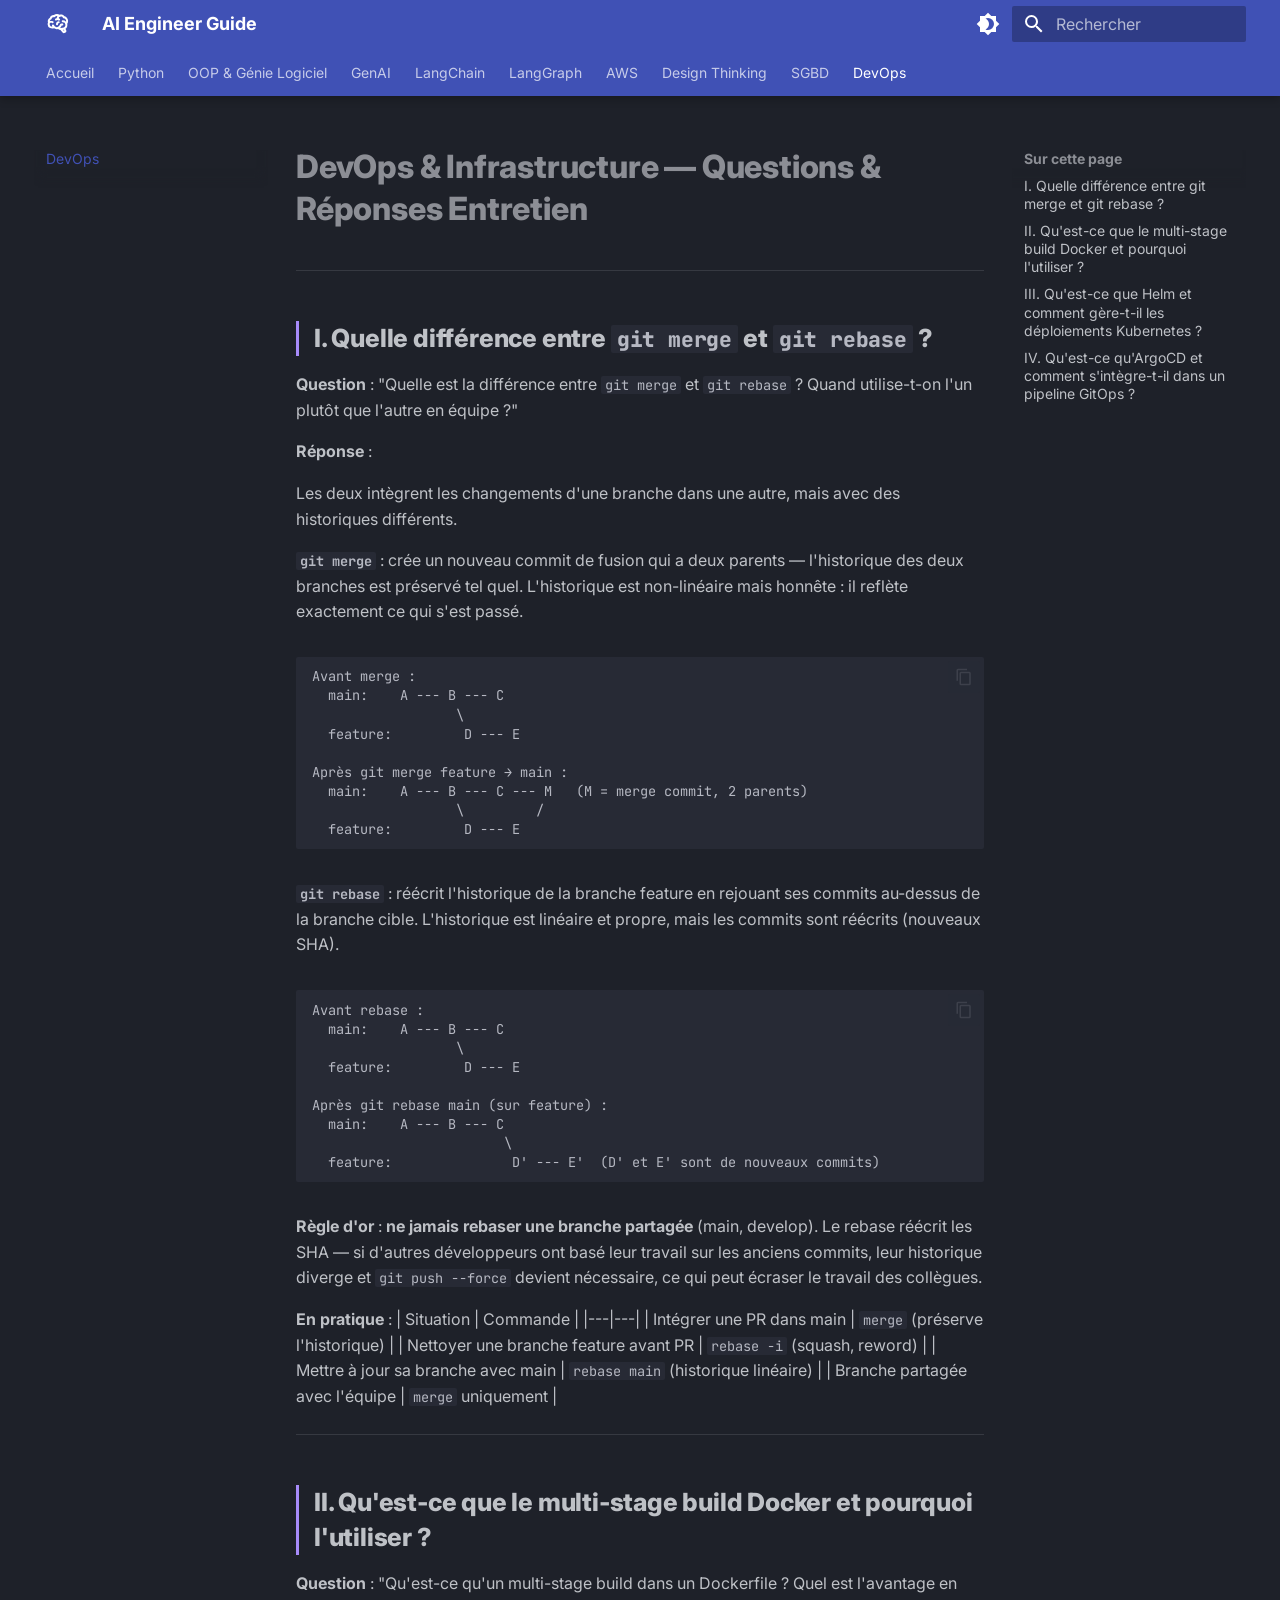
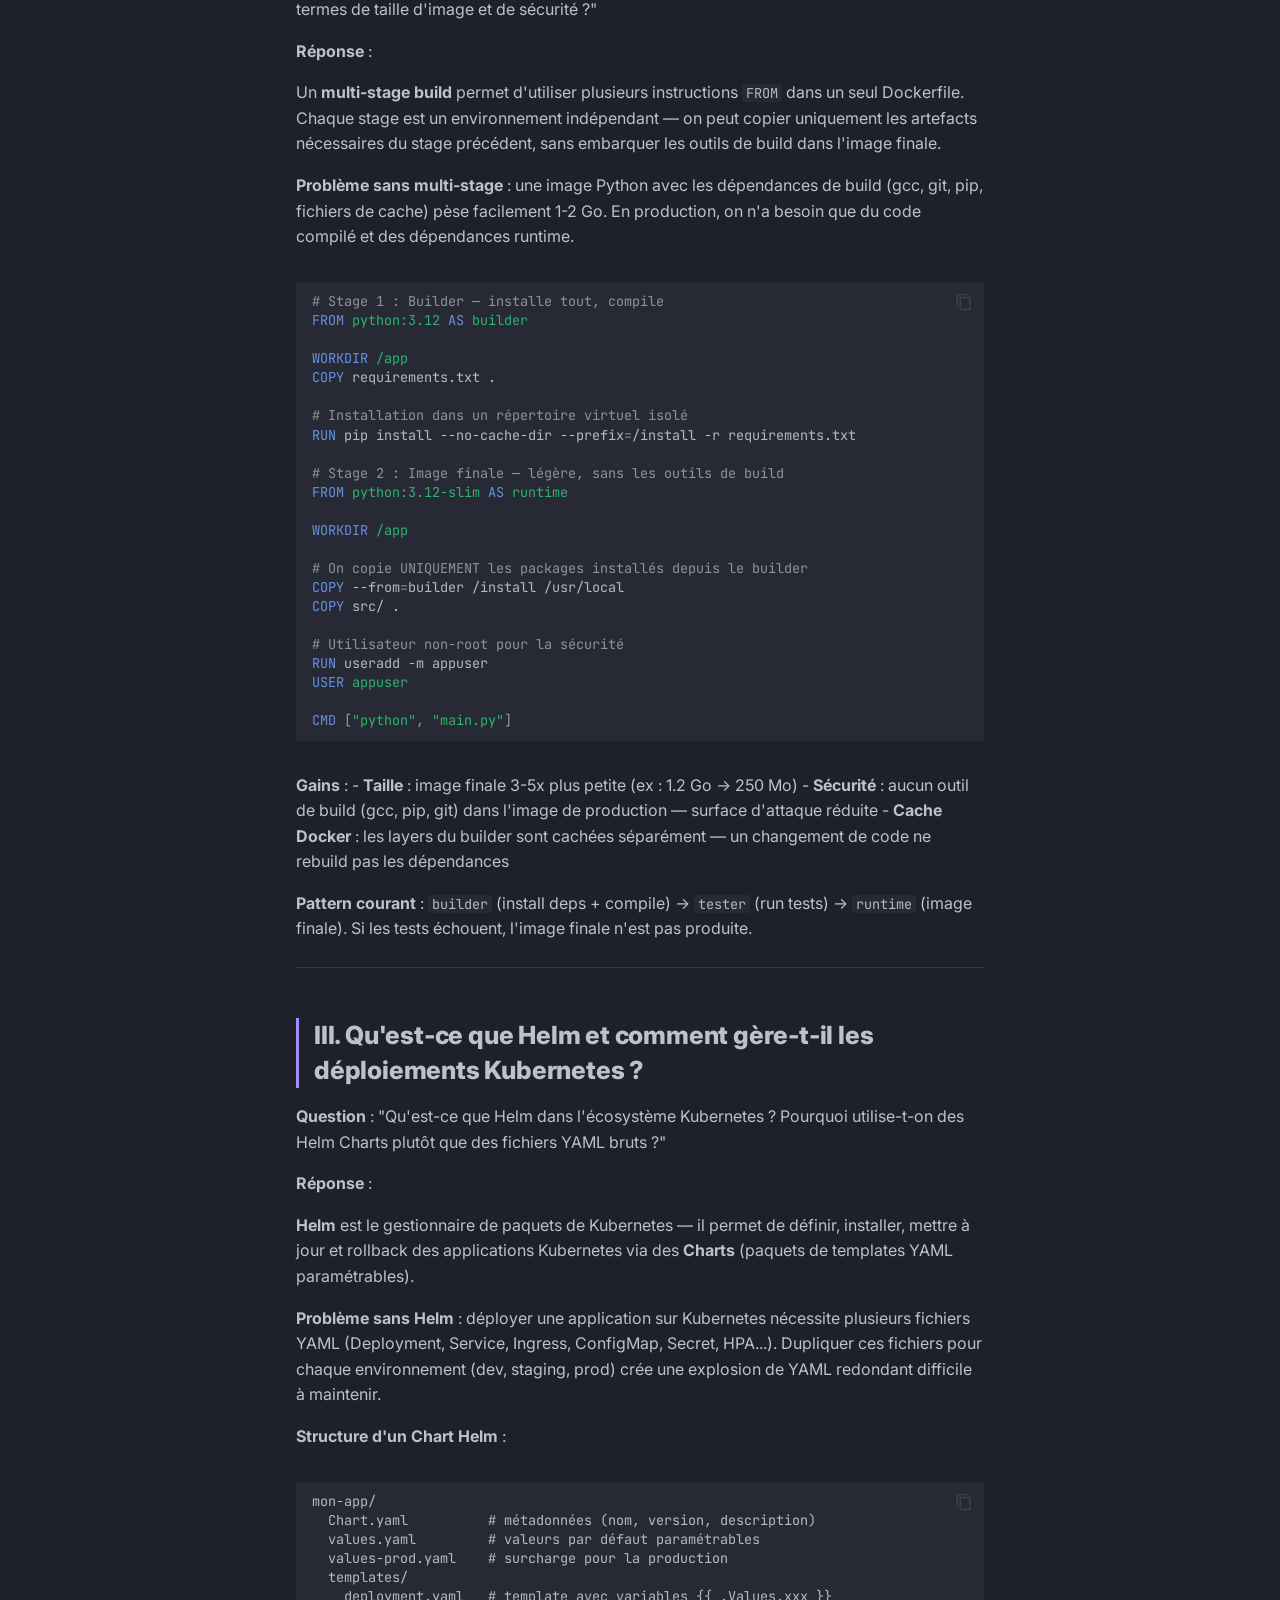
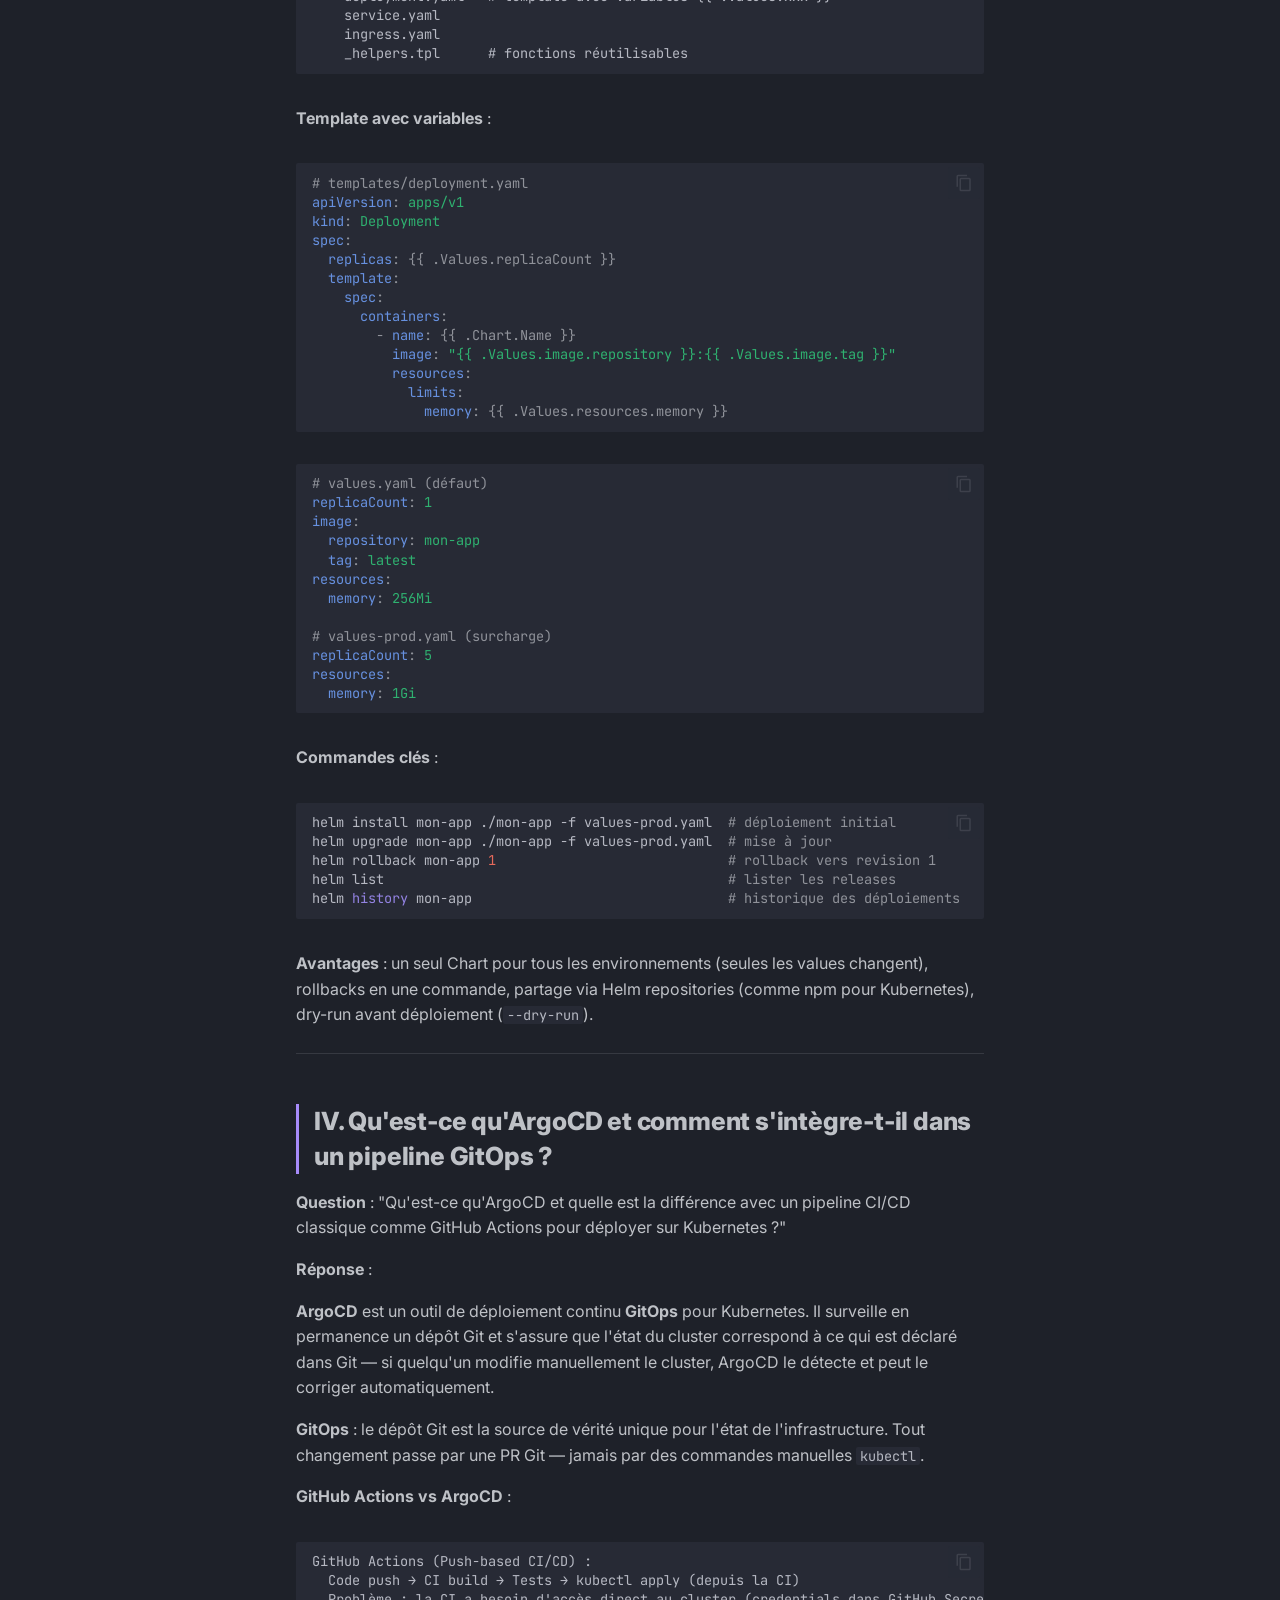
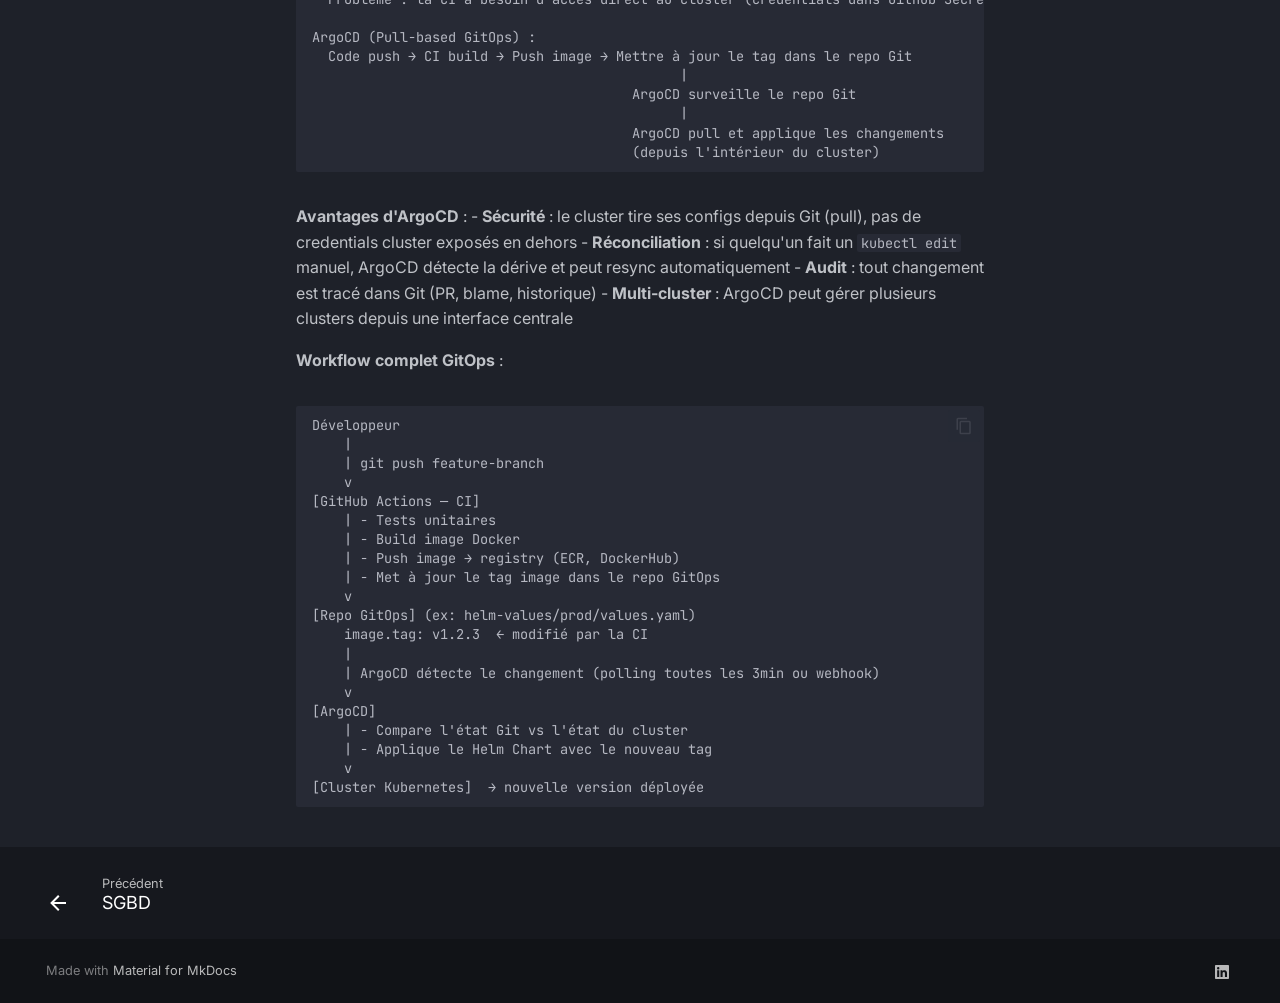
<file: devops/index.html>
<!doctype html>
<html lang="fr" class="no-js">
  <head>
    
      <meta charset="utf-8">
      <meta name="viewport" content="width=device-width,initial-scale=1">
      
        <meta name="description" content="Fiches de révision techniques — GenAI, LangChain, LangGraph, AWS, Design Thinking">
      
      
      
      
        <link rel="prev" href="../sgbd/">
      
      
      
        
      
      
      <link rel="icon" href="../assets/images/favicon.png">
      <meta name="generator" content="mkdocs-1.6.1, mkdocs-material-9.7.6">
    
    
      
        <title>DevOps - AI Engineer Guide</title>
      
    
    
      <link rel="stylesheet" href="../assets/stylesheets/main.484c7ddc.min.css">
      
        
        <link rel="stylesheet" href="../assets/stylesheets/palette.ab4e12ef.min.css">
      
      


    
    
      
    
    
      
        
        
        <link rel="preconnect" href="https://fonts.gstatic.com" crossorigin>
        <link rel="stylesheet" href="https://fonts.googleapis.com/css?family=Inter:300,300i,400,400i,700,700i%7CJetBrains+Mono:400,400i,700,700i&display=fallback">
        <style>:root{--md-text-font:"Inter";--md-code-font:"JetBrains Mono"}</style>
      
    
    
      <link rel="stylesheet" href="../stylesheets/extra.css">
    
    <script>__md_scope=new URL("..",location),__md_hash=e=>[...e].reduce(((e,_)=>(e<<5)-e+_.charCodeAt(0)),0),__md_get=(e,_=localStorage,t=__md_scope)=>JSON.parse(_.getItem(t.pathname+"."+e)),__md_set=(e,_,t=localStorage,a=__md_scope)=>{try{t.setItem(a.pathname+"."+e,JSON.stringify(_))}catch(e){}}</script>
    
      

    
    
  </head>
  
  
    
    
      
    
    
    
    
    <body dir="ltr" data-md-color-scheme="slate" data-md-color-primary="custom" data-md-color-accent="cyan">
  
    
    <input class="md-toggle" data-md-toggle="drawer" type="checkbox" id="__drawer" autocomplete="off">
    <input class="md-toggle" data-md-toggle="search" type="checkbox" id="__search" autocomplete="off">
    <label class="md-overlay" for="__drawer"></label>
    <div data-md-component="skip">
      
        
        <a href="#devops-infrastructure-questions-reponses-entretien" class="md-skip">
          Aller au contenu
        </a>
      
    </div>
    <div data-md-component="announce">
      
    </div>
    
    
      

  

<header class="md-header md-header--shadow md-header--lifted" data-md-component="header">
  <nav class="md-header__inner md-grid" aria-label="En-tête">
    <a href=".." title="AI Engineer Guide" class="md-header__button md-logo" aria-label="AI Engineer Guide" data-md-component="logo">
      
  
  <svg xmlns="http://www.w3.org/2000/svg" viewBox="0 0 24 24"><path d="M21.33 12.91c.09 1.55-.62 3.04-1.89 3.95l.77 1.49c.23.45.26.98.06 1.45-.19.47-.58.84-1.06 1l-.79.25a1.687 1.687 0 0 1-1.86-.55L14.44 18c-.89-.15-1.73-.53-2.44-1.1-.5.15-1 .23-1.5.23-.88 0-1.76-.27-2.5-.79-.53.16-1.07.23-1.62.22-.79.01-1.57-.15-2.3-.45a4.1 4.1 0 0 1-2.43-3.61c-.08-.72.04-1.45.35-2.11-.29-.75-.32-1.57-.07-2.33C2.3 7.11 3 6.32 3.87 5.82c.58-1.69 2.21-2.82 4-2.7 1.6-1.5 4.05-1.66 5.83-.37.42-.11.86-.17 1.3-.17 1.36-.03 2.65.57 3.5 1.64 2.04.53 3.5 2.35 3.58 4.47.05 1.11-.25 2.2-.86 3.13.07.36.11.72.11 1.09m-5-1.41c.57.07 1.02.5 1.02 1.07a1 1 0 0 1-1 1h-.63c-.32.9-.88 1.69-1.62 2.29.25.09.51.14.77.21 5.13-.07 4.53-3.2 4.53-3.25a2.59 2.59 0 0 0-2.69-2.49 1 1 0 0 1-1-1 1 1 0 0 1 1-1c1.23.03 2.41.49 3.33 1.3.05-.29.08-.59.08-.89-.06-1.24-.62-2.32-2.87-2.53-1.25-2.96-4.4-1.32-4.4-.4-.03.23.21.72.25.75a1 1 0 0 1 1 1c0 .55-.45 1-1 1-.53-.02-1.03-.22-1.43-.56-.48.31-1.03.5-1.6.56-.57.05-1.04-.35-1.07-.9a.97.97 0 0 1 .88-1.1c.16-.02.94-.14.94-.77 0-.66.25-1.29.68-1.79-.92-.25-1.91.08-2.91 1.29C6.75 5 6 5.25 5.45 7.2 4.5 7.67 4 8 3.78 9c1.08-.22 2.19-.13 3.22.25.5.19.78.75.59 1.29-.19.52-.77.78-1.29.59-.73-.32-1.55-.34-2.3-.06-.32.27-.32.83-.32 1.27 0 .74.37 1.43 1 1.83.53.27 1.12.41 1.71.4q-.225-.39-.39-.81a1.038 1.038 0 0 1 1.96-.68c.4 1.14 1.42 1.92 2.62 2.05 1.37-.07 2.59-.88 3.19-2.13.23-1.38 1.34-1.5 2.56-1.5m2 7.47-.62-1.3-.71.16 1 1.25zm-4.65-8.61a1 1 0 0 0-.91-1.03c-.71-.04-1.4.2-1.93.67-.57.58-.87 1.38-.84 2.19a1 1 0 0 0 1 1c.57 0 1-.45 1-1 0-.27.07-.54.23-.76.12-.1.27-.15.43-.15.55.03 1.02-.38 1.02-.92"/></svg>

    </a>
    <label class="md-header__button md-icon" for="__drawer">
      
      <svg xmlns="http://www.w3.org/2000/svg" viewBox="0 0 24 24"><path d="M3 6h18v2H3zm0 5h18v2H3zm0 5h18v2H3z"/></svg>
    </label>
    <div class="md-header__title" data-md-component="header-title">
      <div class="md-header__ellipsis">
        <div class="md-header__topic">
          <span class="md-ellipsis">
            AI Engineer Guide
          </span>
        </div>
        <div class="md-header__topic" data-md-component="header-topic">
          <span class="md-ellipsis">
            
              DevOps
            
          </span>
        </div>
      </div>
    </div>
    
      
        <form class="md-header__option" data-md-component="palette">
  
    
    
    
    <input class="md-option" data-md-color-media="" data-md-color-scheme="slate" data-md-color-primary="custom" data-md-color-accent="cyan"  aria-label="Passer en mode clair"  type="radio" name="__palette" id="__palette_0">
    
      <label class="md-header__button md-icon" title="Passer en mode clair" for="__palette_1" hidden>
        <svg xmlns="http://www.w3.org/2000/svg" viewBox="0 0 24 24"><path d="M12 18c-.89 0-1.74-.2-2.5-.55C11.56 16.5 13 14.42 13 12s-1.44-4.5-3.5-5.45C10.26 6.2 11.11 6 12 6a6 6 0 0 1 6 6 6 6 0 0 1-6 6m8-9.31V4h-4.69L12 .69 8.69 4H4v4.69L.69 12 4 15.31V20h4.69L12 23.31 15.31 20H20v-4.69L23.31 12z"/></svg>
      </label>
    
  
    
    
    
    <input class="md-option" data-md-color-media="" data-md-color-scheme="default" data-md-color-primary="custom" data-md-color-accent="deep-purple"  aria-label="Passer en mode sombre"  type="radio" name="__palette" id="__palette_1">
    
      <label class="md-header__button md-icon" title="Passer en mode sombre" for="__palette_0" hidden>
        <svg xmlns="http://www.w3.org/2000/svg" viewBox="0 0 24 24"><path d="M12 8a4 4 0 0 0-4 4 4 4 0 0 0 4 4 4 4 0 0 0 4-4 4 4 0 0 0-4-4m0 10a6 6 0 0 1-6-6 6 6 0 0 1 6-6 6 6 0 0 1 6 6 6 6 0 0 1-6 6m8-9.31V4h-4.69L12 .69 8.69 4H4v4.69L.69 12 4 15.31V20h4.69L12 23.31 15.31 20H20v-4.69L23.31 12z"/></svg>
      </label>
    
  
</form>
      
    
    
      <script>var palette=__md_get("__palette");if(palette&&palette.color){if("(prefers-color-scheme)"===palette.color.media){var media=matchMedia("(prefers-color-scheme: light)"),input=document.querySelector(media.matches?"[data-md-color-media='(prefers-color-scheme: light)']":"[data-md-color-media='(prefers-color-scheme: dark)']");palette.color.media=input.getAttribute("data-md-color-media"),palette.color.scheme=input.getAttribute("data-md-color-scheme"),palette.color.primary=input.getAttribute("data-md-color-primary"),palette.color.accent=input.getAttribute("data-md-color-accent")}for(var[key,value]of Object.entries(palette.color))document.body.setAttribute("data-md-color-"+key,value)}</script>
    
    
    
      
      
        <label class="md-header__button md-icon" for="__search">
          
          <svg xmlns="http://www.w3.org/2000/svg" viewBox="0 0 24 24"><path d="M9.5 3A6.5 6.5 0 0 1 16 9.5c0 1.61-.59 3.09-1.56 4.23l.27.27h.79l5 5-1.5 1.5-5-5v-.79l-.27-.27A6.52 6.52 0 0 1 9.5 16 6.5 6.5 0 0 1 3 9.5 6.5 6.5 0 0 1 9.5 3m0 2C7 5 5 7 5 9.5S7 14 9.5 14 14 12 14 9.5 12 5 9.5 5"/></svg>
        </label>
        <div class="md-search" data-md-component="search" role="dialog">
  <label class="md-search__overlay" for="__search"></label>
  <div class="md-search__inner" role="search">
    <form class="md-search__form" name="search">
      <input type="text" class="md-search__input" name="query" aria-label="Rechercher" placeholder="Rechercher" autocapitalize="off" autocorrect="off" autocomplete="off" spellcheck="false" data-md-component="search-query" required>
      <label class="md-search__icon md-icon" for="__search">
        
        <svg xmlns="http://www.w3.org/2000/svg" viewBox="0 0 24 24"><path d="M9.5 3A6.5 6.5 0 0 1 16 9.5c0 1.61-.59 3.09-1.56 4.23l.27.27h.79l5 5-1.5 1.5-5-5v-.79l-.27-.27A6.52 6.52 0 0 1 9.5 16 6.5 6.5 0 0 1 3 9.5 6.5 6.5 0 0 1 9.5 3m0 2C7 5 5 7 5 9.5S7 14 9.5 14 14 12 14 9.5 12 5 9.5 5"/></svg>
        
        <svg xmlns="http://www.w3.org/2000/svg" viewBox="0 0 24 24"><path d="M20 11v2H8l5.5 5.5-1.42 1.42L4.16 12l7.92-7.92L13.5 5.5 8 11z"/></svg>
      </label>
      <nav class="md-search__options" aria-label="Recherche">
        
          <a href="javascript:void(0)" class="md-search__icon md-icon" title="Partager" aria-label="Partager" data-clipboard data-clipboard-text="" data-md-component="search-share" tabindex="-1">
            
            <svg xmlns="http://www.w3.org/2000/svg" viewBox="0 0 24 24"><path d="M18 16.08c-.76 0-1.44.3-1.96.77L8.91 12.7c.05-.23.09-.46.09-.7s-.04-.47-.09-.7l7.05-4.11c.54.5 1.25.81 2.04.81a3 3 0 0 0 3-3 3 3 0 0 0-3-3 3 3 0 0 0-3 3c0 .24.04.47.09.7L8.04 9.81C7.5 9.31 6.79 9 6 9a3 3 0 0 0-3 3 3 3 0 0 0 3 3c.79 0 1.5-.31 2.04-.81l7.12 4.15c-.05.21-.08.43-.08.66 0 1.61 1.31 2.91 2.92 2.91s2.92-1.3 2.92-2.91A2.92 2.92 0 0 0 18 16.08"/></svg>
          </a>
        
        <button type="reset" class="md-search__icon md-icon" title="Effacer" aria-label="Effacer" tabindex="-1">
          
          <svg xmlns="http://www.w3.org/2000/svg" viewBox="0 0 24 24"><path d="M19 6.41 17.59 5 12 10.59 6.41 5 5 6.41 10.59 12 5 17.59 6.41 19 12 13.41 17.59 19 19 17.59 13.41 12z"/></svg>
        </button>
      </nav>
      
        <div class="md-search__suggest" data-md-component="search-suggest"></div>
      
    </form>
    <div class="md-search__output">
      <div class="md-search__scrollwrap" tabindex="0" data-md-scrollfix>
        <div class="md-search-result" data-md-component="search-result">
          <div class="md-search-result__meta">
            Initialisation de la recherche
          </div>
          <ol class="md-search-result__list" role="presentation"></ol>
        </div>
      </div>
    </div>
  </div>
</div>
      
    
    
  </nav>
  
    
      
<nav class="md-tabs" aria-label="Onglets" data-md-component="tabs">
  <div class="md-grid">
    <ul class="md-tabs__list">
      
        
  
  
  
  
    <li class="md-tabs__item">
      <a href=".." class="md-tabs__link">
        
  
  
    
  
  Accueil

      </a>
    </li>
  

      
        
  
  
  
  
    <li class="md-tabs__item">
      <a href="../python/" class="md-tabs__link">
        
  
  
    
  
  Python

      </a>
    </li>
  

      
        
  
  
  
  
    <li class="md-tabs__item">
      <a href="../oop/" class="md-tabs__link">
        
  
  
    
  
  OOP & Génie Logiciel

      </a>
    </li>
  

      
        
  
  
  
  
    <li class="md-tabs__item">
      <a href="../gen_ai/" class="md-tabs__link">
        
  
  
    
  
  GenAI

      </a>
    </li>
  

      
        
  
  
  
  
    <li class="md-tabs__item">
      <a href="../langchain/" class="md-tabs__link">
        
  
  
    
  
  LangChain

      </a>
    </li>
  

      
        
  
  
  
  
    <li class="md-tabs__item">
      <a href="../langgraph/" class="md-tabs__link">
        
  
  
    
  
  LangGraph

      </a>
    </li>
  

      
        
  
  
  
  
    <li class="md-tabs__item">
      <a href="../aws/" class="md-tabs__link">
        
  
  
    
  
  AWS

      </a>
    </li>
  

      
        
  
  
  
  
    <li class="md-tabs__item">
      <a href="../design_thinking/" class="md-tabs__link">
        
  
  
    
  
  Design Thinking

      </a>
    </li>
  

      
        
  
  
  
  
    <li class="md-tabs__item">
      <a href="../sgbd/" class="md-tabs__link">
        
  
  
    
  
  SGBD

      </a>
    </li>
  

      
        
  
  
  
    
  
  
    <li class="md-tabs__item md-tabs__item--active">
      <a href="./" class="md-tabs__link">
        
  
  
    
  
  DevOps

      </a>
    </li>
  

      
    </ul>
  </div>
</nav>
    
  
</header>
    
    <div class="md-container" data-md-component="container">
      
      
        
      
      <main class="md-main" data-md-component="main">
        <div class="md-main__inner md-grid">
          
            
              
              <div class="md-sidebar md-sidebar--primary" data-md-component="sidebar" data-md-type="navigation" >
                <div class="md-sidebar__scrollwrap">
                  <div class="md-sidebar__inner">
                    


  


<nav class="md-nav md-nav--primary md-nav--lifted" aria-label="Navigation" data-md-level="0">
  <label class="md-nav__title" for="__drawer">
    <a href=".." title="AI Engineer Guide" class="md-nav__button md-logo" aria-label="AI Engineer Guide" data-md-component="logo">
      
  
  <svg xmlns="http://www.w3.org/2000/svg" viewBox="0 0 24 24"><path d="M21.33 12.91c.09 1.55-.62 3.04-1.89 3.95l.77 1.49c.23.45.26.98.06 1.45-.19.47-.58.84-1.06 1l-.79.25a1.687 1.687 0 0 1-1.86-.55L14.44 18c-.89-.15-1.73-.53-2.44-1.1-.5.15-1 .23-1.5.23-.88 0-1.76-.27-2.5-.79-.53.16-1.07.23-1.62.22-.79.01-1.57-.15-2.3-.45a4.1 4.1 0 0 1-2.43-3.61c-.08-.72.04-1.45.35-2.11-.29-.75-.32-1.57-.07-2.33C2.3 7.11 3 6.32 3.87 5.82c.58-1.69 2.21-2.82 4-2.7 1.6-1.5 4.05-1.66 5.83-.37.42-.11.86-.17 1.3-.17 1.36-.03 2.65.57 3.5 1.64 2.04.53 3.5 2.35 3.58 4.47.05 1.11-.25 2.2-.86 3.13.07.36.11.72.11 1.09m-5-1.41c.57.07 1.02.5 1.02 1.07a1 1 0 0 1-1 1h-.63c-.32.9-.88 1.69-1.62 2.29.25.09.51.14.77.21 5.13-.07 4.53-3.2 4.53-3.25a2.59 2.59 0 0 0-2.69-2.49 1 1 0 0 1-1-1 1 1 0 0 1 1-1c1.23.03 2.41.49 3.33 1.3.05-.29.08-.59.08-.89-.06-1.24-.62-2.32-2.87-2.53-1.25-2.96-4.4-1.32-4.4-.4-.03.23.21.72.25.75a1 1 0 0 1 1 1c0 .55-.45 1-1 1-.53-.02-1.03-.22-1.43-.56-.48.31-1.03.5-1.6.56-.57.05-1.04-.35-1.07-.9a.97.97 0 0 1 .88-1.1c.16-.02.94-.14.94-.77 0-.66.25-1.29.68-1.79-.92-.25-1.91.08-2.91 1.29C6.75 5 6 5.25 5.45 7.2 4.5 7.67 4 8 3.78 9c1.08-.22 2.19-.13 3.22.25.5.19.78.75.59 1.29-.19.52-.77.78-1.29.59-.73-.32-1.55-.34-2.3-.06-.32.27-.32.83-.32 1.27 0 .74.37 1.43 1 1.83.53.27 1.12.41 1.71.4q-.225-.39-.39-.81a1.038 1.038 0 0 1 1.96-.68c.4 1.14 1.42 1.92 2.62 2.05 1.37-.07 2.59-.88 3.19-2.13.23-1.38 1.34-1.5 2.56-1.5m2 7.47-.62-1.3-.71.16 1 1.25zm-4.65-8.61a1 1 0 0 0-.91-1.03c-.71-.04-1.4.2-1.93.67-.57.58-.87 1.38-.84 2.19a1 1 0 0 0 1 1c.57 0 1-.45 1-1 0-.27.07-.54.23-.76.12-.1.27-.15.43-.15.55.03 1.02-.38 1.02-.92"/></svg>

    </a>
    AI Engineer Guide
  </label>
  
  <ul class="md-nav__list" data-md-scrollfix>
    
      
      
  
  
  
  
    <li class="md-nav__item">
      <a href=".." class="md-nav__link">
        
  
  
  <span class="md-ellipsis">
    
  
    Accueil
  

    
  </span>
  
  

      </a>
    </li>
  

    
      
      
  
  
  
  
    <li class="md-nav__item">
      <a href="../python/" class="md-nav__link">
        
  
  
  <span class="md-ellipsis">
    
  
    Python
  

    
  </span>
  
  

      </a>
    </li>
  

    
      
      
  
  
  
  
    <li class="md-nav__item">
      <a href="../oop/" class="md-nav__link">
        
  
  
  <span class="md-ellipsis">
    
  
    OOP & Génie Logiciel
  

    
  </span>
  
  

      </a>
    </li>
  

    
      
      
  
  
  
  
    <li class="md-nav__item">
      <a href="../gen_ai/" class="md-nav__link">
        
  
  
  <span class="md-ellipsis">
    
  
    GenAI
  

    
  </span>
  
  

      </a>
    </li>
  

    
      
      
  
  
  
  
    <li class="md-nav__item">
      <a href="../langchain/" class="md-nav__link">
        
  
  
  <span class="md-ellipsis">
    
  
    LangChain
  

    
  </span>
  
  

      </a>
    </li>
  

    
      
      
  
  
  
  
    <li class="md-nav__item">
      <a href="../langgraph/" class="md-nav__link">
        
  
  
  <span class="md-ellipsis">
    
  
    LangGraph
  

    
  </span>
  
  

      </a>
    </li>
  

    
      
      
  
  
  
  
    <li class="md-nav__item">
      <a href="../aws/" class="md-nav__link">
        
  
  
  <span class="md-ellipsis">
    
  
    AWS
  

    
  </span>
  
  

      </a>
    </li>
  

    
      
      
  
  
  
  
    <li class="md-nav__item">
      <a href="../design_thinking/" class="md-nav__link">
        
  
  
  <span class="md-ellipsis">
    
  
    Design Thinking
  

    
  </span>
  
  

      </a>
    </li>
  

    
      
      
  
  
  
  
    <li class="md-nav__item">
      <a href="../sgbd/" class="md-nav__link">
        
  
  
  <span class="md-ellipsis">
    
  
    SGBD
  

    
  </span>
  
  

      </a>
    </li>
  

    
      
      
  
  
    
  
  
  
    <li class="md-nav__item md-nav__item--active">
      
      <input class="md-nav__toggle md-toggle" type="checkbox" id="__toc">
      
      
        
      
      
        <label class="md-nav__link md-nav__link--active" for="__toc">
          
  
  
  <span class="md-ellipsis">
    
  
    DevOps
  

    
  </span>
  
  

          <span class="md-nav__icon md-icon"></span>
        </label>
      
      <a href="./" class="md-nav__link md-nav__link--active">
        
  
  
  <span class="md-ellipsis">
    
  
    DevOps
  

    
  </span>
  
  

      </a>
      
        

  

<nav class="md-nav md-nav--secondary" aria-label="Sur cette page">
  
  
  
    
  
  
    <label class="md-nav__title" for="__toc">
      <span class="md-nav__icon md-icon"></span>
      Sur cette page
    </label>
    <ul class="md-nav__list" data-md-component="toc" data-md-scrollfix>
      
        <li class="md-nav__item">
  <a href="#i-quelle-difference-entre-git-merge-et-git-rebase" class="md-nav__link">
    <span class="md-ellipsis">
      
        I. Quelle différence entre git merge et git rebase ?
      
    </span>
  </a>
  
</li>
      
        <li class="md-nav__item">
  <a href="#ii-quest-ce-que-le-multi-stage-build-docker-et-pourquoi-lutiliser" class="md-nav__link">
    <span class="md-ellipsis">
      
        II. Qu'est-ce que le multi-stage build Docker et pourquoi l'utiliser ?
      
    </span>
  </a>
  
</li>
      
        <li class="md-nav__item">
  <a href="#iii-quest-ce-que-helm-et-comment-gere-t-il-les-deploiements-kubernetes" class="md-nav__link">
    <span class="md-ellipsis">
      
        III. Qu'est-ce que Helm et comment gère-t-il les déploiements Kubernetes ?
      
    </span>
  </a>
  
</li>
      
        <li class="md-nav__item">
  <a href="#iv-quest-ce-quargocd-et-comment-sintegre-t-il-dans-un-pipeline-gitops" class="md-nav__link">
    <span class="md-ellipsis">
      
        IV. Qu'est-ce qu'ArgoCD et comment s'intègre-t-il dans un pipeline GitOps ?
      
    </span>
  </a>
  
</li>
      
    </ul>
  
</nav>
      
    </li>
  

    
  </ul>
</nav>
                  </div>
                </div>
              </div>
            
            
              
              <div class="md-sidebar md-sidebar--secondary" data-md-component="sidebar" data-md-type="toc" >
                <div class="md-sidebar__scrollwrap">
                  <div class="md-sidebar__inner">
                    

  

<nav class="md-nav md-nav--secondary" aria-label="Sur cette page">
  
  
  
    
  
  
    <label class="md-nav__title" for="__toc">
      <span class="md-nav__icon md-icon"></span>
      Sur cette page
    </label>
    <ul class="md-nav__list" data-md-component="toc" data-md-scrollfix>
      
        <li class="md-nav__item">
  <a href="#i-quelle-difference-entre-git-merge-et-git-rebase" class="md-nav__link">
    <span class="md-ellipsis">
      
        I. Quelle différence entre git merge et git rebase ?
      
    </span>
  </a>
  
</li>
      
        <li class="md-nav__item">
  <a href="#ii-quest-ce-que-le-multi-stage-build-docker-et-pourquoi-lutiliser" class="md-nav__link">
    <span class="md-ellipsis">
      
        II. Qu'est-ce que le multi-stage build Docker et pourquoi l'utiliser ?
      
    </span>
  </a>
  
</li>
      
        <li class="md-nav__item">
  <a href="#iii-quest-ce-que-helm-et-comment-gere-t-il-les-deploiements-kubernetes" class="md-nav__link">
    <span class="md-ellipsis">
      
        III. Qu'est-ce que Helm et comment gère-t-il les déploiements Kubernetes ?
      
    </span>
  </a>
  
</li>
      
        <li class="md-nav__item">
  <a href="#iv-quest-ce-quargocd-et-comment-sintegre-t-il-dans-un-pipeline-gitops" class="md-nav__link">
    <span class="md-ellipsis">
      
        IV. Qu'est-ce qu'ArgoCD et comment s'intègre-t-il dans un pipeline GitOps ?
      
    </span>
  </a>
  
</li>
      
    </ul>
  
</nav>
                  </div>
                </div>
              </div>
            
          
          
            <div class="md-content" data-md-component="content">
              
              <article class="md-content__inner md-typeset">
                
                  



<h1 id="devops-infrastructure-questions-reponses-entretien">DevOps &amp; Infrastructure — Questions &amp; Réponses Entretien<a class="headerlink" href="#devops-infrastructure-questions-reponses-entretien" title="Permanent link">&para;</a></h1>
<hr />
<h2 id="i-quelle-difference-entre-git-merge-et-git-rebase">I. Quelle différence entre <code>git merge</code> et <code>git rebase</code> ?<a class="headerlink" href="#i-quelle-difference-entre-git-merge-et-git-rebase" title="Permanent link">&para;</a></h2>
<p><strong>Question</strong> : "Quelle est la différence entre <code>git merge</code> et <code>git rebase</code> ? Quand utilise-t-on l'un plutôt que l'autre en équipe ?"</p>
<p><strong>Réponse</strong> :</p>
<p>Les deux intègrent les changements d'une branche dans une autre, mais avec des historiques différents.</p>
<p><strong><code>git merge</code></strong> : crée un nouveau commit de fusion qui a deux parents — l'historique des deux branches est préservé tel quel. L'historique est non-linéaire mais honnête : il reflète exactement ce qui s'est passé.</p>
<div class="language-text highlight"><pre><span></span><code><span id="__span-0-1"><a id="__codelineno-0-1" name="__codelineno-0-1" href="#__codelineno-0-1"></a>Avant merge :
</span><span id="__span-0-2"><a id="__codelineno-0-2" name="__codelineno-0-2" href="#__codelineno-0-2"></a>  main:    A --- B --- C
</span><span id="__span-0-3"><a id="__codelineno-0-3" name="__codelineno-0-3" href="#__codelineno-0-3"></a>                  \
</span><span id="__span-0-4"><a id="__codelineno-0-4" name="__codelineno-0-4" href="#__codelineno-0-4"></a>  feature:         D --- E
</span><span id="__span-0-5"><a id="__codelineno-0-5" name="__codelineno-0-5" href="#__codelineno-0-5"></a>
</span><span id="__span-0-6"><a id="__codelineno-0-6" name="__codelineno-0-6" href="#__codelineno-0-6"></a>Après git merge feature → main :
</span><span id="__span-0-7"><a id="__codelineno-0-7" name="__codelineno-0-7" href="#__codelineno-0-7"></a>  main:    A --- B --- C --- M   (M = merge commit, 2 parents)
</span><span id="__span-0-8"><a id="__codelineno-0-8" name="__codelineno-0-8" href="#__codelineno-0-8"></a>                  \         /
</span><span id="__span-0-9"><a id="__codelineno-0-9" name="__codelineno-0-9" href="#__codelineno-0-9"></a>  feature:         D --- E
</span></code></pre></div>
<p><strong><code>git rebase</code></strong> : réécrit l'historique de la branche feature en rejouant ses commits au-dessus de la branche cible. L'historique est linéaire et propre, mais les commits sont réécrits (nouveaux SHA).</p>
<div class="language-text highlight"><pre><span></span><code><span id="__span-1-1"><a id="__codelineno-1-1" name="__codelineno-1-1" href="#__codelineno-1-1"></a>Avant rebase :
</span><span id="__span-1-2"><a id="__codelineno-1-2" name="__codelineno-1-2" href="#__codelineno-1-2"></a>  main:    A --- B --- C
</span><span id="__span-1-3"><a id="__codelineno-1-3" name="__codelineno-1-3" href="#__codelineno-1-3"></a>                  \
</span><span id="__span-1-4"><a id="__codelineno-1-4" name="__codelineno-1-4" href="#__codelineno-1-4"></a>  feature:         D --- E
</span><span id="__span-1-5"><a id="__codelineno-1-5" name="__codelineno-1-5" href="#__codelineno-1-5"></a>
</span><span id="__span-1-6"><a id="__codelineno-1-6" name="__codelineno-1-6" href="#__codelineno-1-6"></a>Après git rebase main (sur feature) :
</span><span id="__span-1-7"><a id="__codelineno-1-7" name="__codelineno-1-7" href="#__codelineno-1-7"></a>  main:    A --- B --- C
</span><span id="__span-1-8"><a id="__codelineno-1-8" name="__codelineno-1-8" href="#__codelineno-1-8"></a>                        \
</span><span id="__span-1-9"><a id="__codelineno-1-9" name="__codelineno-1-9" href="#__codelineno-1-9"></a>  feature:               D&#39; --- E&#39;  (D&#39; et E&#39; sont de nouveaux commits)
</span></code></pre></div>
<p><strong>Règle d'or</strong> : <strong>ne jamais rebaser une branche partagée</strong> (main, develop). Le rebase réécrit les SHA — si d'autres développeurs ont basé leur travail sur les anciens commits, leur historique diverge et <code>git push --force</code> devient nécessaire, ce qui peut écraser le travail des collègues.</p>
<p><strong>En pratique</strong> :
| Situation | Commande |
|---|---|
| Intégrer une PR dans main | <code>merge</code> (préserve l'historique) |
| Nettoyer une branche feature avant PR | <code>rebase -i</code> (squash, reword) |
| Mettre à jour sa branche avec main | <code>rebase main</code> (historique linéaire) |
| Branche partagée avec l'équipe | <code>merge</code> uniquement |</p>
<hr />
<h2 id="ii-quest-ce-que-le-multi-stage-build-docker-et-pourquoi-lutiliser">II. Qu'est-ce que le multi-stage build Docker et pourquoi l'utiliser ?<a class="headerlink" href="#ii-quest-ce-que-le-multi-stage-build-docker-et-pourquoi-lutiliser" title="Permanent link">&para;</a></h2>
<p><strong>Question</strong> : "Qu'est-ce qu'un multi-stage build dans un Dockerfile ? Quel est l'avantage en termes de taille d'image et de sécurité ?"</p>
<p><strong>Réponse</strong> :</p>
<p>Un <strong>multi-stage build</strong> permet d'utiliser plusieurs instructions <code>FROM</code> dans un seul Dockerfile. Chaque stage est un environnement indépendant — on peut copier uniquement les artefacts nécessaires du stage précédent, sans embarquer les outils de build dans l'image finale.</p>
<p><strong>Problème sans multi-stage</strong> : une image Python avec les dépendances de build (gcc, git, pip, fichiers de cache) pèse facilement 1-2 Go. En production, on n'a besoin que du code compilé et des dépendances runtime.</p>
<div class="language-dockerfile highlight"><pre><span></span><code><span id="__span-2-1"><a id="__codelineno-2-1" name="__codelineno-2-1" href="#__codelineno-2-1"></a><span class="c"># Stage 1 : Builder — installe tout, compile</span>
</span><span id="__span-2-2"><a id="__codelineno-2-2" name="__codelineno-2-2" href="#__codelineno-2-2"></a><span class="k">FROM</span><span class="w"> </span><span class="s">python:3.12</span><span class="w"> </span><span class="k">AS</span><span class="w"> </span><span class="s">builder</span>
</span><span id="__span-2-3"><a id="__codelineno-2-3" name="__codelineno-2-3" href="#__codelineno-2-3"></a>
</span><span id="__span-2-4"><a id="__codelineno-2-4" name="__codelineno-2-4" href="#__codelineno-2-4"></a><span class="k">WORKDIR</span><span class="w"> </span><span class="s">/app</span>
</span><span id="__span-2-5"><a id="__codelineno-2-5" name="__codelineno-2-5" href="#__codelineno-2-5"></a><span class="k">COPY</span><span class="w"> </span>requirements.txt<span class="w"> </span>.
</span><span id="__span-2-6"><a id="__codelineno-2-6" name="__codelineno-2-6" href="#__codelineno-2-6"></a>
</span><span id="__span-2-7"><a id="__codelineno-2-7" name="__codelineno-2-7" href="#__codelineno-2-7"></a><span class="c"># Installation dans un répertoire virtuel isolé</span>
</span><span id="__span-2-8"><a id="__codelineno-2-8" name="__codelineno-2-8" href="#__codelineno-2-8"></a><span class="k">RUN</span><span class="w"> </span>pip<span class="w"> </span>install<span class="w"> </span>--no-cache-dir<span class="w"> </span>--prefix<span class="o">=</span>/install<span class="w"> </span>-r<span class="w"> </span>requirements.txt
</span><span id="__span-2-9"><a id="__codelineno-2-9" name="__codelineno-2-9" href="#__codelineno-2-9"></a>
</span><span id="__span-2-10"><a id="__codelineno-2-10" name="__codelineno-2-10" href="#__codelineno-2-10"></a><span class="c"># Stage 2 : Image finale — légère, sans les outils de build</span>
</span><span id="__span-2-11"><a id="__codelineno-2-11" name="__codelineno-2-11" href="#__codelineno-2-11"></a><span class="k">FROM</span><span class="w"> </span><span class="s">python:3.12-slim</span><span class="w"> </span><span class="k">AS</span><span class="w"> </span><span class="s">runtime</span>
</span><span id="__span-2-12"><a id="__codelineno-2-12" name="__codelineno-2-12" href="#__codelineno-2-12"></a>
</span><span id="__span-2-13"><a id="__codelineno-2-13" name="__codelineno-2-13" href="#__codelineno-2-13"></a><span class="k">WORKDIR</span><span class="w"> </span><span class="s">/app</span>
</span><span id="__span-2-14"><a id="__codelineno-2-14" name="__codelineno-2-14" href="#__codelineno-2-14"></a>
</span><span id="__span-2-15"><a id="__codelineno-2-15" name="__codelineno-2-15" href="#__codelineno-2-15"></a><span class="c"># On copie UNIQUEMENT les packages installés depuis le builder</span>
</span><span id="__span-2-16"><a id="__codelineno-2-16" name="__codelineno-2-16" href="#__codelineno-2-16"></a><span class="k">COPY</span><span class="w"> </span>--from<span class="o">=</span>builder<span class="w"> </span>/install<span class="w"> </span>/usr/local
</span><span id="__span-2-17"><a id="__codelineno-2-17" name="__codelineno-2-17" href="#__codelineno-2-17"></a><span class="k">COPY</span><span class="w"> </span>src/<span class="w"> </span>.
</span><span id="__span-2-18"><a id="__codelineno-2-18" name="__codelineno-2-18" href="#__codelineno-2-18"></a>
</span><span id="__span-2-19"><a id="__codelineno-2-19" name="__codelineno-2-19" href="#__codelineno-2-19"></a><span class="c"># Utilisateur non-root pour la sécurité</span>
</span><span id="__span-2-20"><a id="__codelineno-2-20" name="__codelineno-2-20" href="#__codelineno-2-20"></a><span class="k">RUN</span><span class="w"> </span>useradd<span class="w"> </span>-m<span class="w"> </span>appuser
</span><span id="__span-2-21"><a id="__codelineno-2-21" name="__codelineno-2-21" href="#__codelineno-2-21"></a><span class="k">USER</span><span class="w"> </span><span class="s">appuser</span>
</span><span id="__span-2-22"><a id="__codelineno-2-22" name="__codelineno-2-22" href="#__codelineno-2-22"></a>
</span><span id="__span-2-23"><a id="__codelineno-2-23" name="__codelineno-2-23" href="#__codelineno-2-23"></a><span class="k">CMD</span><span class="w"> </span><span class="p">[</span><span class="s2">&quot;python&quot;</span><span class="p">,</span><span class="w"> </span><span class="s2">&quot;main.py&quot;</span><span class="p">]</span>
</span></code></pre></div>
<p><strong>Gains</strong> :
- <strong>Taille</strong> : image finale 3-5x plus petite (ex : 1.2 Go → 250 Mo)
- <strong>Sécurité</strong> : aucun outil de build (gcc, pip, git) dans l'image de production — surface d'attaque réduite
- <strong>Cache Docker</strong> : les layers du builder sont cachées séparément — un changement de code ne rebuild pas les dépendances</p>
<p><strong>Pattern courant</strong> : <code>builder</code> (install deps + compile) → <code>tester</code> (run tests) → <code>runtime</code> (image finale). Si les tests échouent, l'image finale n'est pas produite.</p>
<hr />
<h2 id="iii-quest-ce-que-helm-et-comment-gere-t-il-les-deploiements-kubernetes">III. Qu'est-ce que Helm et comment gère-t-il les déploiements Kubernetes ?<a class="headerlink" href="#iii-quest-ce-que-helm-et-comment-gere-t-il-les-deploiements-kubernetes" title="Permanent link">&para;</a></h2>
<p><strong>Question</strong> : "Qu'est-ce que Helm dans l'écosystème Kubernetes ? Pourquoi utilise-t-on des Helm Charts plutôt que des fichiers YAML bruts ?"</p>
<p><strong>Réponse</strong> :</p>
<p><strong>Helm</strong> est le gestionnaire de paquets de Kubernetes — il permet de définir, installer, mettre à jour et rollback des applications Kubernetes via des <strong>Charts</strong> (paquets de templates YAML paramétrables).</p>
<p><strong>Problème sans Helm</strong> : déployer une application sur Kubernetes nécessite plusieurs fichiers YAML (Deployment, Service, Ingress, ConfigMap, Secret, HPA...). Dupliquer ces fichiers pour chaque environnement (dev, staging, prod) crée une explosion de YAML redondant difficile à maintenir.</p>
<p><strong>Structure d'un Chart Helm</strong> :</p>
<div class="language-text highlight"><pre><span></span><code><span id="__span-3-1"><a id="__codelineno-3-1" name="__codelineno-3-1" href="#__codelineno-3-1"></a>mon-app/
</span><span id="__span-3-2"><a id="__codelineno-3-2" name="__codelineno-3-2" href="#__codelineno-3-2"></a>  Chart.yaml          # métadonnées (nom, version, description)
</span><span id="__span-3-3"><a id="__codelineno-3-3" name="__codelineno-3-3" href="#__codelineno-3-3"></a>  values.yaml         # valeurs par défaut paramétrables
</span><span id="__span-3-4"><a id="__codelineno-3-4" name="__codelineno-3-4" href="#__codelineno-3-4"></a>  values-prod.yaml    # surcharge pour la production
</span><span id="__span-3-5"><a id="__codelineno-3-5" name="__codelineno-3-5" href="#__codelineno-3-5"></a>  templates/
</span><span id="__span-3-6"><a id="__codelineno-3-6" name="__codelineno-3-6" href="#__codelineno-3-6"></a>    deployment.yaml   # template avec variables {{ .Values.xxx }}
</span><span id="__span-3-7"><a id="__codelineno-3-7" name="__codelineno-3-7" href="#__codelineno-3-7"></a>    service.yaml
</span><span id="__span-3-8"><a id="__codelineno-3-8" name="__codelineno-3-8" href="#__codelineno-3-8"></a>    ingress.yaml
</span><span id="__span-3-9"><a id="__codelineno-3-9" name="__codelineno-3-9" href="#__codelineno-3-9"></a>    _helpers.tpl      # fonctions réutilisables
</span></code></pre></div>
<p><strong>Template avec variables</strong> :</p>
<div class="language-yaml highlight"><pre><span></span><code><span id="__span-4-1"><a id="__codelineno-4-1" name="__codelineno-4-1" href="#__codelineno-4-1"></a><span class="c1"># templates/deployment.yaml</span>
</span><span id="__span-4-2"><a id="__codelineno-4-2" name="__codelineno-4-2" href="#__codelineno-4-2"></a><span class="nt">apiVersion</span><span class="p">:</span><span class="w"> </span><span class="l l-Scalar l-Scalar-Plain">apps/v1</span>
</span><span id="__span-4-3"><a id="__codelineno-4-3" name="__codelineno-4-3" href="#__codelineno-4-3"></a><span class="nt">kind</span><span class="p">:</span><span class="w"> </span><span class="l l-Scalar l-Scalar-Plain">Deployment</span>
</span><span id="__span-4-4"><a id="__codelineno-4-4" name="__codelineno-4-4" href="#__codelineno-4-4"></a><span class="nt">spec</span><span class="p">:</span>
</span><span id="__span-4-5"><a id="__codelineno-4-5" name="__codelineno-4-5" href="#__codelineno-4-5"></a><span class="w">  </span><span class="nt">replicas</span><span class="p">:</span><span class="w"> </span><span class="p p-Indicator">{{</span><span class="w"> </span><span class="nv">.Values.replicaCount</span><span class="w"> </span><span class="p p-Indicator">}}</span>
</span><span id="__span-4-6"><a id="__codelineno-4-6" name="__codelineno-4-6" href="#__codelineno-4-6"></a><span class="w">  </span><span class="nt">template</span><span class="p">:</span>
</span><span id="__span-4-7"><a id="__codelineno-4-7" name="__codelineno-4-7" href="#__codelineno-4-7"></a><span class="w">    </span><span class="nt">spec</span><span class="p">:</span>
</span><span id="__span-4-8"><a id="__codelineno-4-8" name="__codelineno-4-8" href="#__codelineno-4-8"></a><span class="w">      </span><span class="nt">containers</span><span class="p">:</span>
</span><span id="__span-4-9"><a id="__codelineno-4-9" name="__codelineno-4-9" href="#__codelineno-4-9"></a><span class="w">        </span><span class="p p-Indicator">-</span><span class="w"> </span><span class="nt">name</span><span class="p">:</span><span class="w"> </span><span class="p p-Indicator">{{</span><span class="w"> </span><span class="nv">.Chart.Name</span><span class="w"> </span><span class="p p-Indicator">}}</span>
</span><span id="__span-4-10"><a id="__codelineno-4-10" name="__codelineno-4-10" href="#__codelineno-4-10"></a><span class="w">          </span><span class="nt">image</span><span class="p">:</span><span class="w"> </span><span class="s">&quot;{{</span><span class="nv"> </span><span class="s">.Values.image.repository</span><span class="nv"> </span><span class="s">}}:{{</span><span class="nv"> </span><span class="s">.Values.image.tag</span><span class="nv"> </span><span class="s">}}&quot;</span>
</span><span id="__span-4-11"><a id="__codelineno-4-11" name="__codelineno-4-11" href="#__codelineno-4-11"></a><span class="w">          </span><span class="nt">resources</span><span class="p">:</span>
</span><span id="__span-4-12"><a id="__codelineno-4-12" name="__codelineno-4-12" href="#__codelineno-4-12"></a><span class="w">            </span><span class="nt">limits</span><span class="p">:</span>
</span><span id="__span-4-13"><a id="__codelineno-4-13" name="__codelineno-4-13" href="#__codelineno-4-13"></a><span class="w">              </span><span class="nt">memory</span><span class="p">:</span><span class="w"> </span><span class="p p-Indicator">{{</span><span class="w"> </span><span class="nv">.Values.resources.memory</span><span class="w"> </span><span class="p p-Indicator">}}</span>
</span></code></pre></div>
<div class="language-yaml highlight"><pre><span></span><code><span id="__span-5-1"><a id="__codelineno-5-1" name="__codelineno-5-1" href="#__codelineno-5-1"></a><span class="c1"># values.yaml (défaut)</span>
</span><span id="__span-5-2"><a id="__codelineno-5-2" name="__codelineno-5-2" href="#__codelineno-5-2"></a><span class="nt">replicaCount</span><span class="p">:</span><span class="w"> </span><span class="l l-Scalar l-Scalar-Plain">1</span>
</span><span id="__span-5-3"><a id="__codelineno-5-3" name="__codelineno-5-3" href="#__codelineno-5-3"></a><span class="nt">image</span><span class="p">:</span>
</span><span id="__span-5-4"><a id="__codelineno-5-4" name="__codelineno-5-4" href="#__codelineno-5-4"></a><span class="w">  </span><span class="nt">repository</span><span class="p">:</span><span class="w"> </span><span class="l l-Scalar l-Scalar-Plain">mon-app</span>
</span><span id="__span-5-5"><a id="__codelineno-5-5" name="__codelineno-5-5" href="#__codelineno-5-5"></a><span class="w">  </span><span class="nt">tag</span><span class="p">:</span><span class="w"> </span><span class="l l-Scalar l-Scalar-Plain">latest</span>
</span><span id="__span-5-6"><a id="__codelineno-5-6" name="__codelineno-5-6" href="#__codelineno-5-6"></a><span class="nt">resources</span><span class="p">:</span>
</span><span id="__span-5-7"><a id="__codelineno-5-7" name="__codelineno-5-7" href="#__codelineno-5-7"></a><span class="w">  </span><span class="nt">memory</span><span class="p">:</span><span class="w"> </span><span class="l l-Scalar l-Scalar-Plain">256Mi</span>
</span><span id="__span-5-8"><a id="__codelineno-5-8" name="__codelineno-5-8" href="#__codelineno-5-8"></a>
</span><span id="__span-5-9"><a id="__codelineno-5-9" name="__codelineno-5-9" href="#__codelineno-5-9"></a><span class="c1"># values-prod.yaml (surcharge)</span>
</span><span id="__span-5-10"><a id="__codelineno-5-10" name="__codelineno-5-10" href="#__codelineno-5-10"></a><span class="nt">replicaCount</span><span class="p">:</span><span class="w"> </span><span class="l l-Scalar l-Scalar-Plain">5</span>
</span><span id="__span-5-11"><a id="__codelineno-5-11" name="__codelineno-5-11" href="#__codelineno-5-11"></a><span class="nt">resources</span><span class="p">:</span>
</span><span id="__span-5-12"><a id="__codelineno-5-12" name="__codelineno-5-12" href="#__codelineno-5-12"></a><span class="w">  </span><span class="nt">memory</span><span class="p">:</span><span class="w"> </span><span class="l l-Scalar l-Scalar-Plain">1Gi</span>
</span></code></pre></div>
<p><strong>Commandes clés</strong> :</p>
<div class="language-bash highlight"><pre><span></span><code><span id="__span-6-1"><a id="__codelineno-6-1" name="__codelineno-6-1" href="#__codelineno-6-1"></a>helm<span class="w"> </span>install<span class="w"> </span>mon-app<span class="w"> </span>./mon-app<span class="w"> </span>-f<span class="w"> </span>values-prod.yaml<span class="w">  </span><span class="c1"># déploiement initial</span>
</span><span id="__span-6-2"><a id="__codelineno-6-2" name="__codelineno-6-2" href="#__codelineno-6-2"></a>helm<span class="w"> </span>upgrade<span class="w"> </span>mon-app<span class="w"> </span>./mon-app<span class="w"> </span>-f<span class="w"> </span>values-prod.yaml<span class="w">  </span><span class="c1"># mise à jour</span>
</span><span id="__span-6-3"><a id="__codelineno-6-3" name="__codelineno-6-3" href="#__codelineno-6-3"></a>helm<span class="w"> </span>rollback<span class="w"> </span>mon-app<span class="w"> </span><span class="m">1</span><span class="w">                             </span><span class="c1"># rollback vers revision 1</span>
</span><span id="__span-6-4"><a id="__codelineno-6-4" name="__codelineno-6-4" href="#__codelineno-6-4"></a>helm<span class="w"> </span>list<span class="w">                                           </span><span class="c1"># lister les releases</span>
</span><span id="__span-6-5"><a id="__codelineno-6-5" name="__codelineno-6-5" href="#__codelineno-6-5"></a>helm<span class="w"> </span><span class="nb">history</span><span class="w"> </span>mon-app<span class="w">                                </span><span class="c1"># historique des déploiements</span>
</span></code></pre></div>
<p><strong>Avantages</strong> : un seul Chart pour tous les environnements (seules les values changent), rollbacks en une commande, partage via Helm repositories (comme npm pour Kubernetes), dry-run avant déploiement (<code>--dry-run</code>).</p>
<hr />
<h2 id="iv-quest-ce-quargocd-et-comment-sintegre-t-il-dans-un-pipeline-gitops">IV. Qu'est-ce qu'ArgoCD et comment s'intègre-t-il dans un pipeline GitOps ?<a class="headerlink" href="#iv-quest-ce-quargocd-et-comment-sintegre-t-il-dans-un-pipeline-gitops" title="Permanent link">&para;</a></h2>
<p><strong>Question</strong> : "Qu'est-ce qu'ArgoCD et quelle est la différence avec un pipeline CI/CD classique comme GitHub Actions pour déployer sur Kubernetes ?"</p>
<p><strong>Réponse</strong> :</p>
<p><strong>ArgoCD</strong> est un outil de déploiement continu <strong>GitOps</strong> pour Kubernetes. Il surveille en permanence un dépôt Git et s'assure que l'état du cluster correspond à ce qui est déclaré dans Git — si quelqu'un modifie manuellement le cluster, ArgoCD le détecte et peut le corriger automatiquement.</p>
<p><strong>GitOps</strong> : le dépôt Git est la source de vérité unique pour l'état de l'infrastructure. Tout changement passe par une PR Git — jamais par des commandes manuelles <code>kubectl</code>.</p>
<p><strong>GitHub Actions vs ArgoCD</strong> :</p>
<div class="language-text highlight"><pre><span></span><code><span id="__span-7-1"><a id="__codelineno-7-1" name="__codelineno-7-1" href="#__codelineno-7-1"></a>GitHub Actions (Push-based CI/CD) :
</span><span id="__span-7-2"><a id="__codelineno-7-2" name="__codelineno-7-2" href="#__codelineno-7-2"></a>  Code push → CI build → Tests → kubectl apply (depuis la CI)
</span><span id="__span-7-3"><a id="__codelineno-7-3" name="__codelineno-7-3" href="#__codelineno-7-3"></a>  Problème : la CI a besoin d&#39;accès direct au cluster (credentials dans GitHub Secrets)
</span><span id="__span-7-4"><a id="__codelineno-7-4" name="__codelineno-7-4" href="#__codelineno-7-4"></a>
</span><span id="__span-7-5"><a id="__codelineno-7-5" name="__codelineno-7-5" href="#__codelineno-7-5"></a>ArgoCD (Pull-based GitOps) :
</span><span id="__span-7-6"><a id="__codelineno-7-6" name="__codelineno-7-6" href="#__codelineno-7-6"></a>  Code push → CI build → Push image → Mettre à jour le tag dans le repo Git
</span><span id="__span-7-7"><a id="__codelineno-7-7" name="__codelineno-7-7" href="#__codelineno-7-7"></a>                                              |
</span><span id="__span-7-8"><a id="__codelineno-7-8" name="__codelineno-7-8" href="#__codelineno-7-8"></a>                                        ArgoCD surveille le repo Git
</span><span id="__span-7-9"><a id="__codelineno-7-9" name="__codelineno-7-9" href="#__codelineno-7-9"></a>                                              |
</span><span id="__span-7-10"><a id="__codelineno-7-10" name="__codelineno-7-10" href="#__codelineno-7-10"></a>                                        ArgoCD pull et applique les changements
</span><span id="__span-7-11"><a id="__codelineno-7-11" name="__codelineno-7-11" href="#__codelineno-7-11"></a>                                        (depuis l&#39;intérieur du cluster)
</span></code></pre></div>
<p><strong>Avantages d'ArgoCD</strong> :
- <strong>Sécurité</strong> : le cluster tire ses configs depuis Git (pull), pas de credentials cluster exposés en dehors
- <strong>Réconciliation</strong> : si quelqu'un fait un <code>kubectl edit</code> manuel, ArgoCD détecte la dérive et peut resync automatiquement
- <strong>Audit</strong> : tout changement est tracé dans Git (PR, blame, historique)
- <strong>Multi-cluster</strong> : ArgoCD peut gérer plusieurs clusters depuis une interface centrale</p>
<p><strong>Workflow complet GitOps</strong> :</p>
<div class="language-text highlight"><pre><span></span><code><span id="__span-8-1"><a id="__codelineno-8-1" name="__codelineno-8-1" href="#__codelineno-8-1"></a>Développeur
</span><span id="__span-8-2"><a id="__codelineno-8-2" name="__codelineno-8-2" href="#__codelineno-8-2"></a>    |
</span><span id="__span-8-3"><a id="__codelineno-8-3" name="__codelineno-8-3" href="#__codelineno-8-3"></a>    | git push feature-branch
</span><span id="__span-8-4"><a id="__codelineno-8-4" name="__codelineno-8-4" href="#__codelineno-8-4"></a>    v
</span><span id="__span-8-5"><a id="__codelineno-8-5" name="__codelineno-8-5" href="#__codelineno-8-5"></a>[GitHub Actions — CI]
</span><span id="__span-8-6"><a id="__codelineno-8-6" name="__codelineno-8-6" href="#__codelineno-8-6"></a>    | - Tests unitaires
</span><span id="__span-8-7"><a id="__codelineno-8-7" name="__codelineno-8-7" href="#__codelineno-8-7"></a>    | - Build image Docker
</span><span id="__span-8-8"><a id="__codelineno-8-8" name="__codelineno-8-8" href="#__codelineno-8-8"></a>    | - Push image → registry (ECR, DockerHub)
</span><span id="__span-8-9"><a id="__codelineno-8-9" name="__codelineno-8-9" href="#__codelineno-8-9"></a>    | - Met à jour le tag image dans le repo GitOps
</span><span id="__span-8-10"><a id="__codelineno-8-10" name="__codelineno-8-10" href="#__codelineno-8-10"></a>    v
</span><span id="__span-8-11"><a id="__codelineno-8-11" name="__codelineno-8-11" href="#__codelineno-8-11"></a>[Repo GitOps] (ex: helm-values/prod/values.yaml)
</span><span id="__span-8-12"><a id="__codelineno-8-12" name="__codelineno-8-12" href="#__codelineno-8-12"></a>    image.tag: v1.2.3  ← modifié par la CI
</span><span id="__span-8-13"><a id="__codelineno-8-13" name="__codelineno-8-13" href="#__codelineno-8-13"></a>    |
</span><span id="__span-8-14"><a id="__codelineno-8-14" name="__codelineno-8-14" href="#__codelineno-8-14"></a>    | ArgoCD détecte le changement (polling toutes les 3min ou webhook)
</span><span id="__span-8-15"><a id="__codelineno-8-15" name="__codelineno-8-15" href="#__codelineno-8-15"></a>    v
</span><span id="__span-8-16"><a id="__codelineno-8-16" name="__codelineno-8-16" href="#__codelineno-8-16"></a>[ArgoCD]
</span><span id="__span-8-17"><a id="__codelineno-8-17" name="__codelineno-8-17" href="#__codelineno-8-17"></a>    | - Compare l&#39;état Git vs l&#39;état du cluster
</span><span id="__span-8-18"><a id="__codelineno-8-18" name="__codelineno-8-18" href="#__codelineno-8-18"></a>    | - Applique le Helm Chart avec le nouveau tag
</span><span id="__span-8-19"><a id="__codelineno-8-19" name="__codelineno-8-19" href="#__codelineno-8-19"></a>    v
</span><span id="__span-8-20"><a id="__codelineno-8-20" name="__codelineno-8-20" href="#__codelineno-8-20"></a>[Cluster Kubernetes]  → nouvelle version déployée
</span></code></pre></div>












                
              </article>
            </div>
          
          
<script>var target=document.getElementById(location.hash.slice(1));target&&target.name&&(target.checked=target.name.startsWith("__tabbed_"))</script>
        </div>
        
          <button type="button" class="md-top md-icon" data-md-component="top" hidden>
  
  <svg xmlns="http://www.w3.org/2000/svg" viewBox="0 0 24 24"><path d="M13 20h-2V8l-5.5 5.5-1.42-1.42L12 4.16l7.92 7.92-1.42 1.42L13 8z"/></svg>
  Retour en haut de la page
</button>
        
      </main>
      
        <footer class="md-footer">
  
    
      
      <nav class="md-footer__inner md-grid" aria-label="Pied de page" >
        
          
          <a href="../sgbd/" class="md-footer__link md-footer__link--prev" aria-label="Précédent: SGBD">
            <div class="md-footer__button md-icon">
              
              <svg xmlns="http://www.w3.org/2000/svg" viewBox="0 0 24 24"><path d="M20 11v2H8l5.5 5.5-1.42 1.42L4.16 12l7.92-7.92L13.5 5.5 8 11z"/></svg>
            </div>
            <div class="md-footer__title">
              <span class="md-footer__direction">
                Précédent
              </span>
              <div class="md-ellipsis">
                SGBD
              </div>
            </div>
          </a>
        
        
      </nav>
    
  
  <div class="md-footer-meta md-typeset">
    <div class="md-footer-meta__inner md-grid">
      <div class="md-copyright">
  
  
    Made with
    <a href="https://squidfunk.github.io/mkdocs-material/" target="_blank" rel="noopener">
      Material for MkDocs
    </a>
  
</div>
      
        
<div class="md-social">
  
    
    
    
    
    <a href="#" target="_blank" rel="noopener" title="LinkedIn" class="md-social__link">
      <svg xmlns="http://www.w3.org/2000/svg" viewBox="0 0 448 512"><!--! Font Awesome Free 7.1.0 by @fontawesome - https://fontawesome.com License - https://fontawesome.com/license/free (Icons: CC BY 4.0, Fonts: SIL OFL 1.1, Code: MIT License) Copyright 2025 Fonticons, Inc.--><path d="M416 32H31.9C14.3 32 0 46.5 0 64.3v383.4C0 465.5 14.3 480 31.9 480H416c17.6 0 32-14.5 32-32.3V64.3c0-17.8-14.4-32.3-32-32.3M135.4 416H69V202.2h66.5V416zM102.2 96a38.5 38.5 0 1 1 0 77 38.5 38.5 0 1 1 0-77m282.1 320h-66.4V312c0-24.8-.5-56.7-34.5-56.7-34.6 0-39.9 27-39.9 54.9V416h-66.4V202.2h63.7v29.2h.9c8.9-16.8 30.6-34.5 62.9-34.5 67.2 0 79.7 44.3 79.7 101.9z"/></svg>
    </a>
  
</div>
      
    </div>
  </div>
</footer>
      
    </div>
    <div class="md-dialog" data-md-component="dialog">
      <div class="md-dialog__inner md-typeset"></div>
    </div>
    
    
    
      
      
      <script id="__config" type="application/json">{"annotate": null, "base": "..", "features": ["navigation.tabs", "navigation.tabs.sticky", "navigation.sections", "navigation.top", "navigation.footer", "navigation.indexes", "search.highlight", "search.suggest", "search.share", "content.code.copy", "content.code.annotate", "toc.follow"], "search": "../assets/javascripts/workers/search.2c215733.min.js", "tags": null, "translations": {"clipboard.copied": "Copi\u00e9 dans le presse-papier", "clipboard.copy": "Copier dans le presse-papier", "search.result.more.one": "1 de plus sur cette page", "search.result.more.other": "# de plus sur cette page", "search.result.none": "Aucun document trouv\u00e9", "search.result.one": "1 document trouv\u00e9", "search.result.other": "# documents trouv\u00e9s", "search.result.placeholder": "Taper pour d\u00e9marrer la recherche", "search.result.term.missing": "Non trouv\u00e9", "select.version": "S\u00e9lectionner la version"}, "version": null}</script>
    
    
      <script src="../assets/javascripts/bundle.79ae519e.min.js"></script>
      
    
  </body>
</html>
</file>
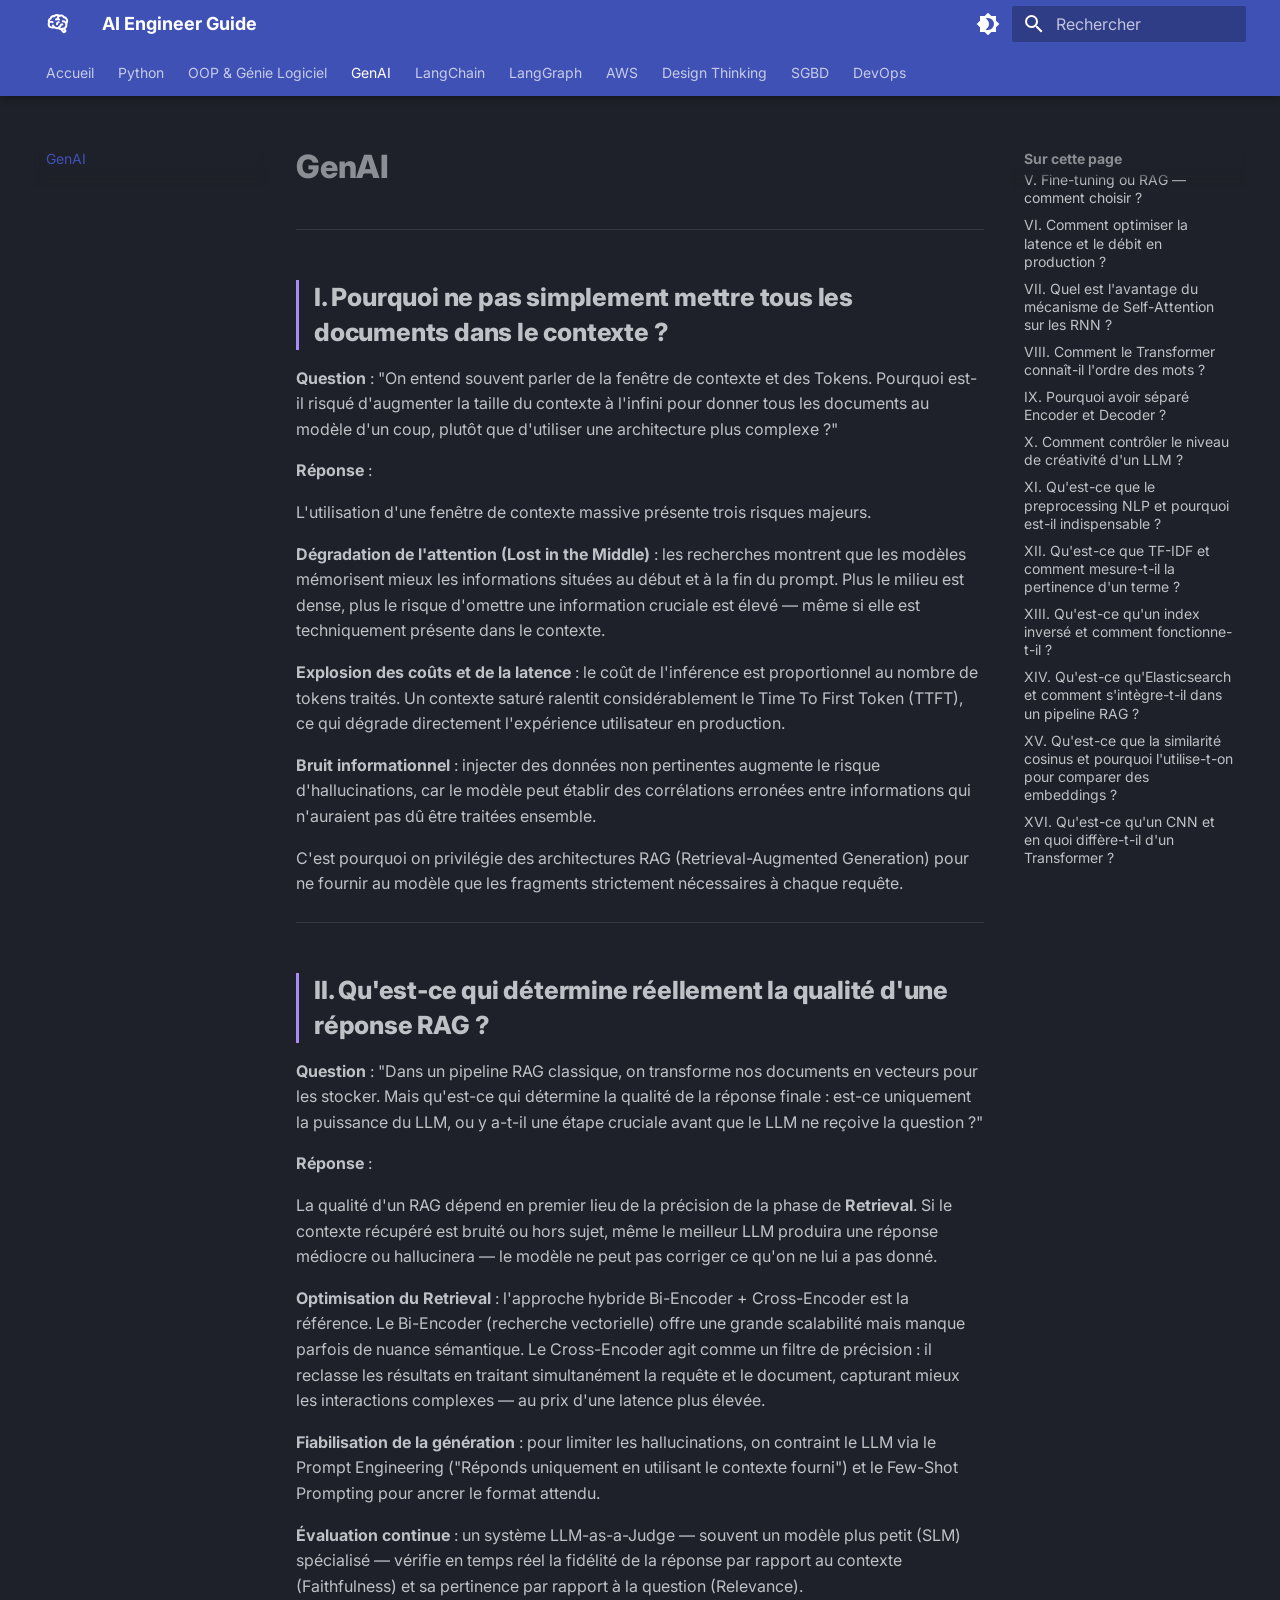
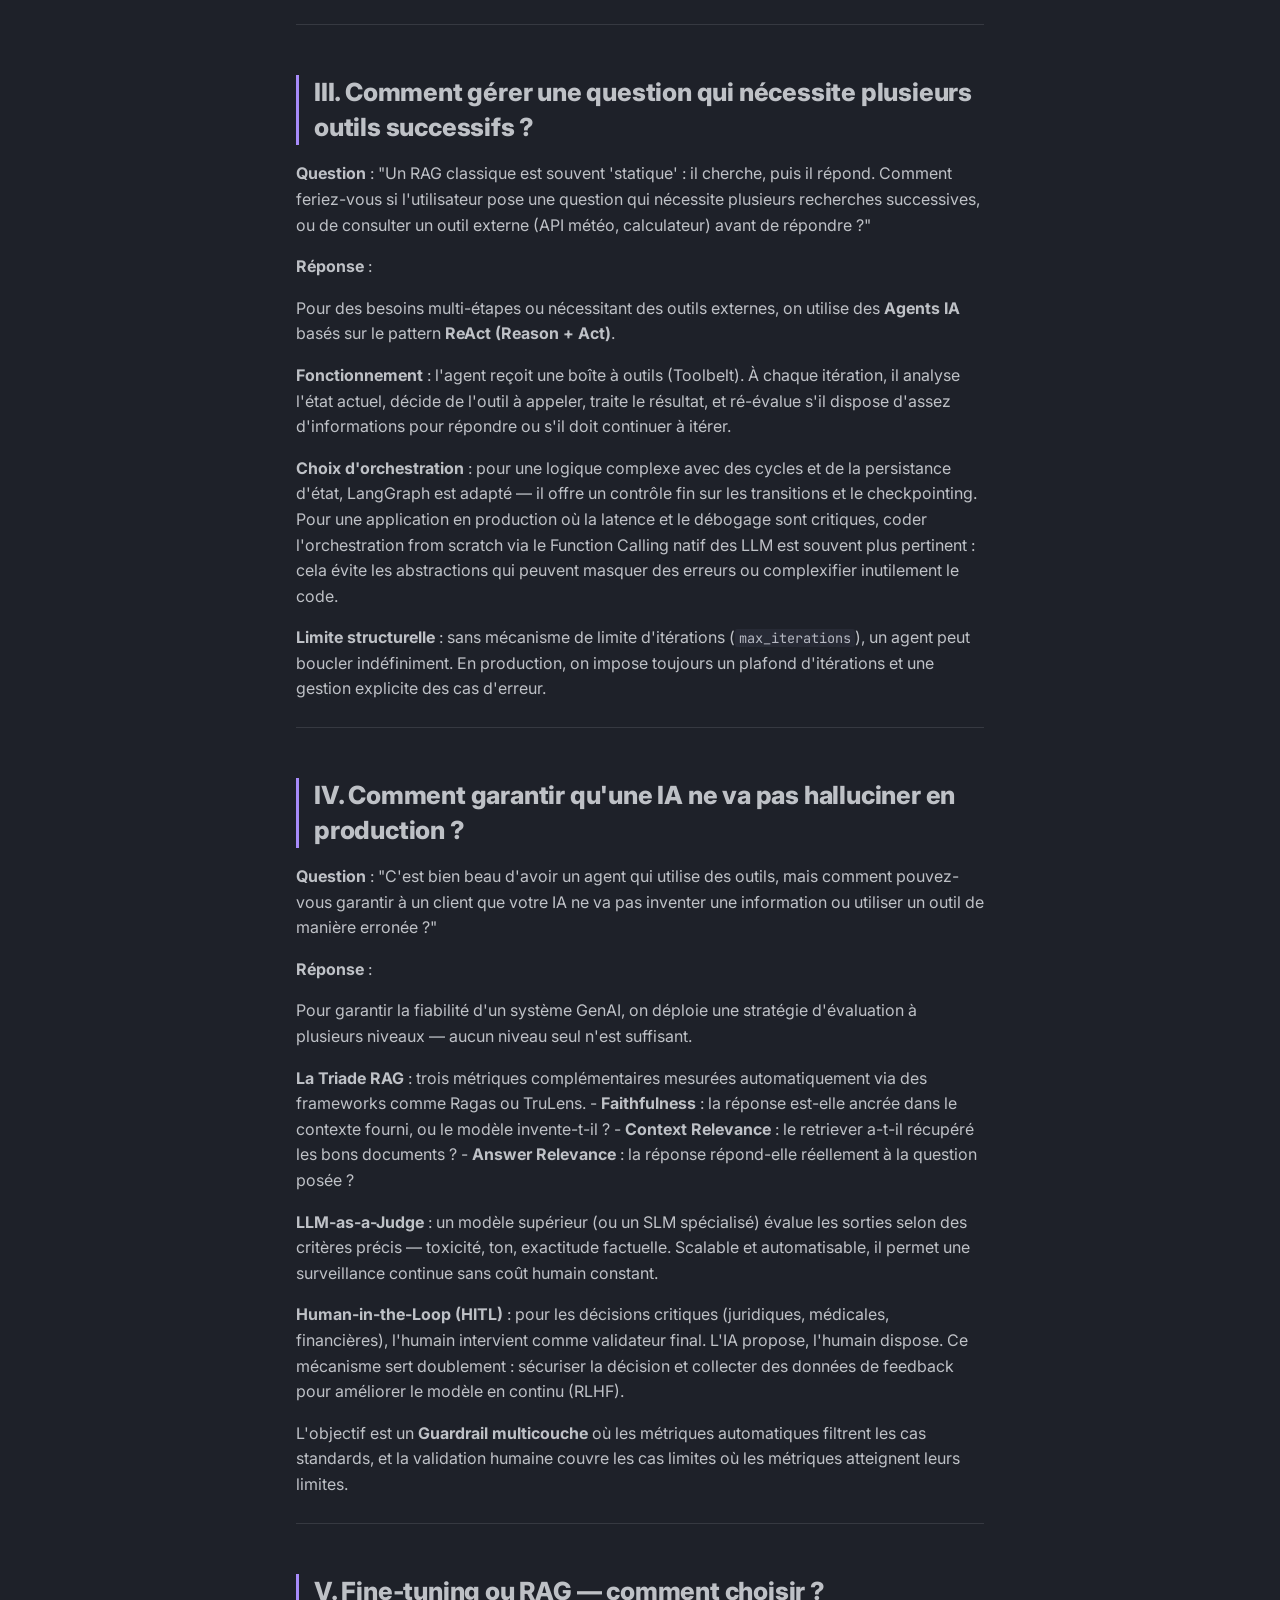
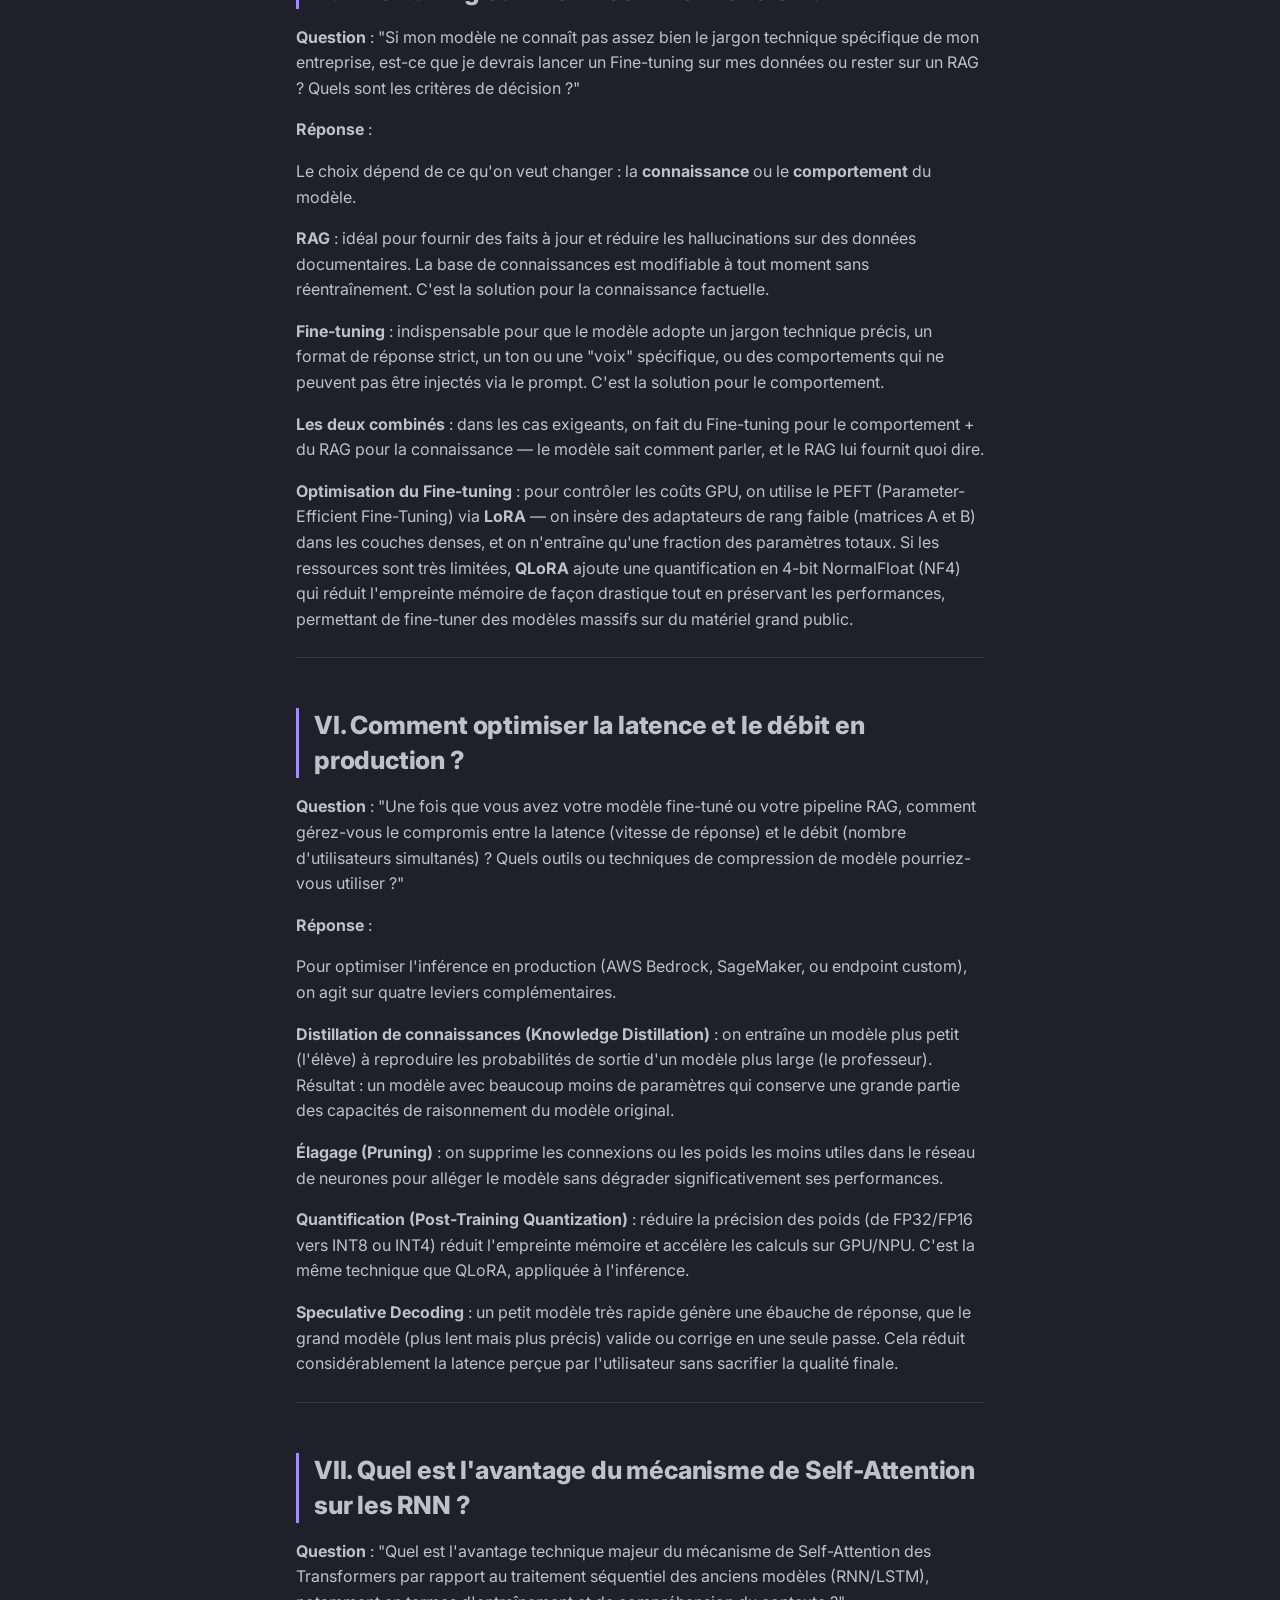
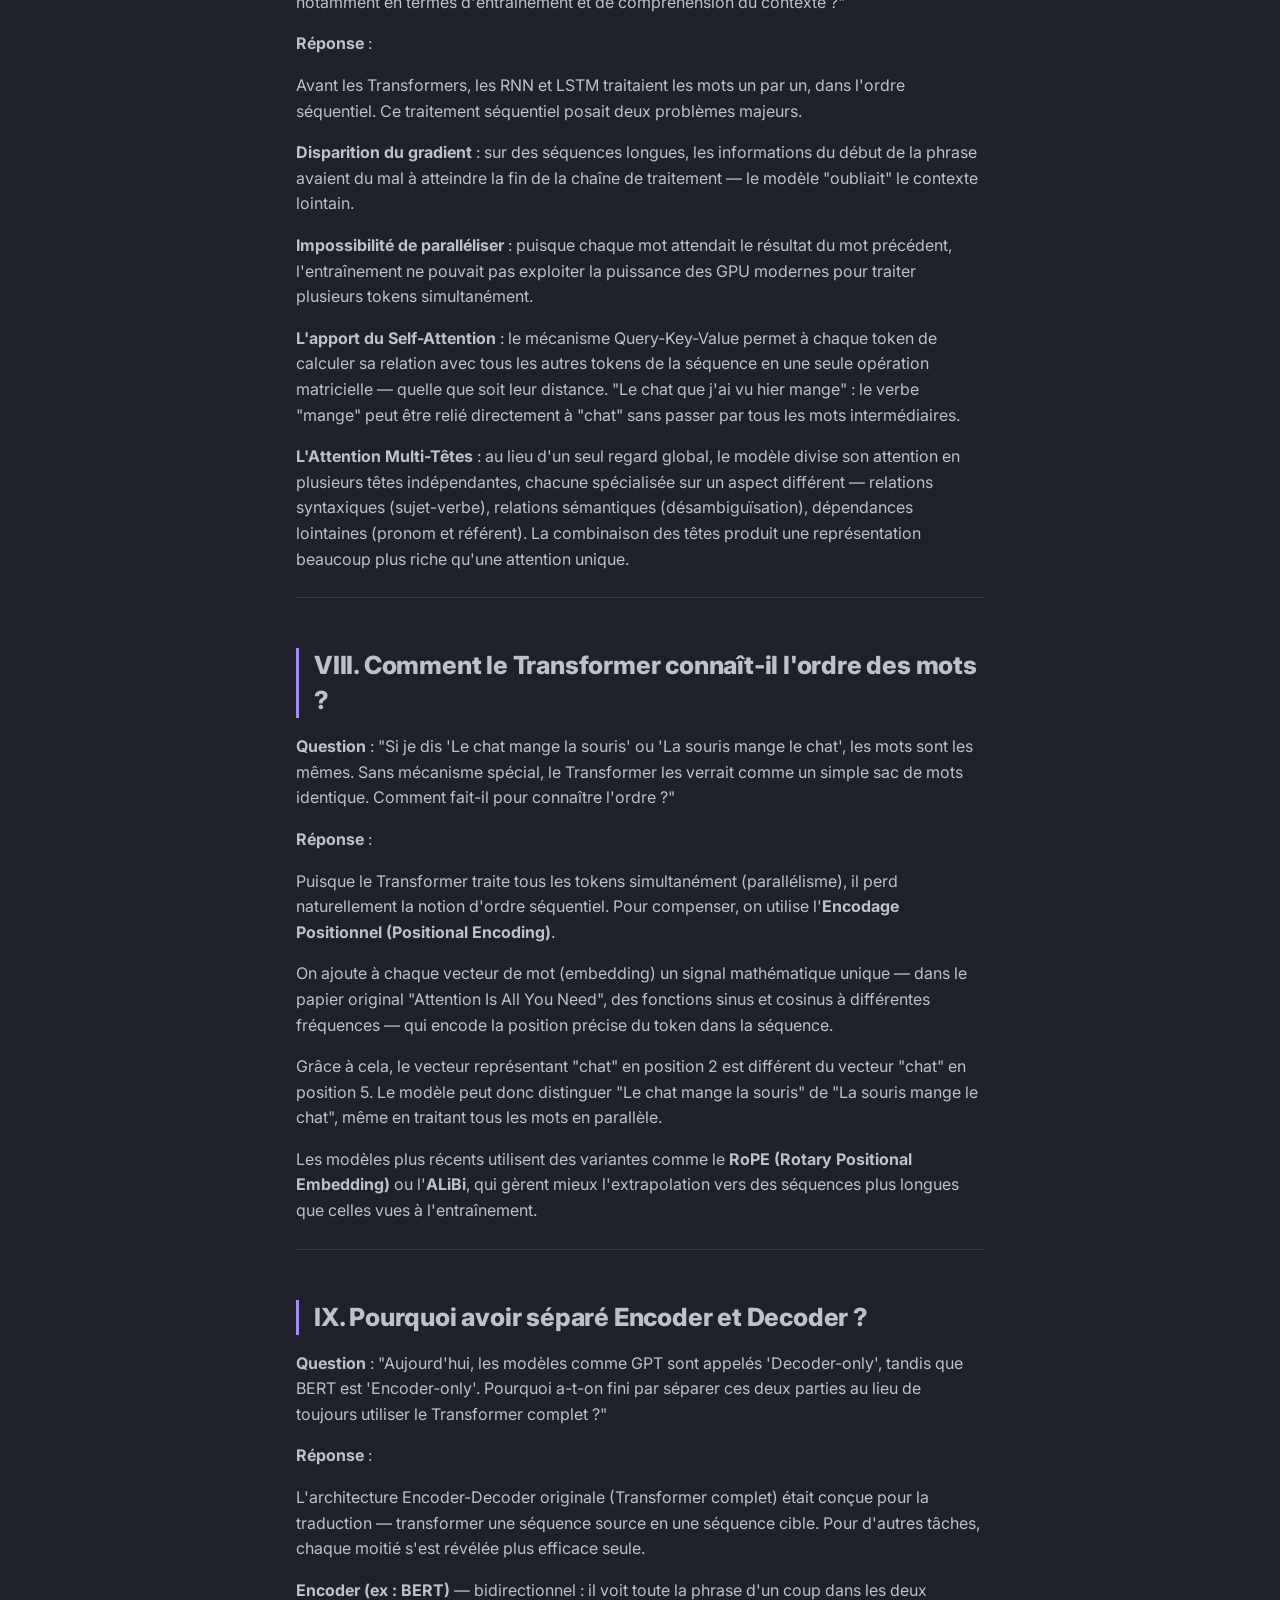
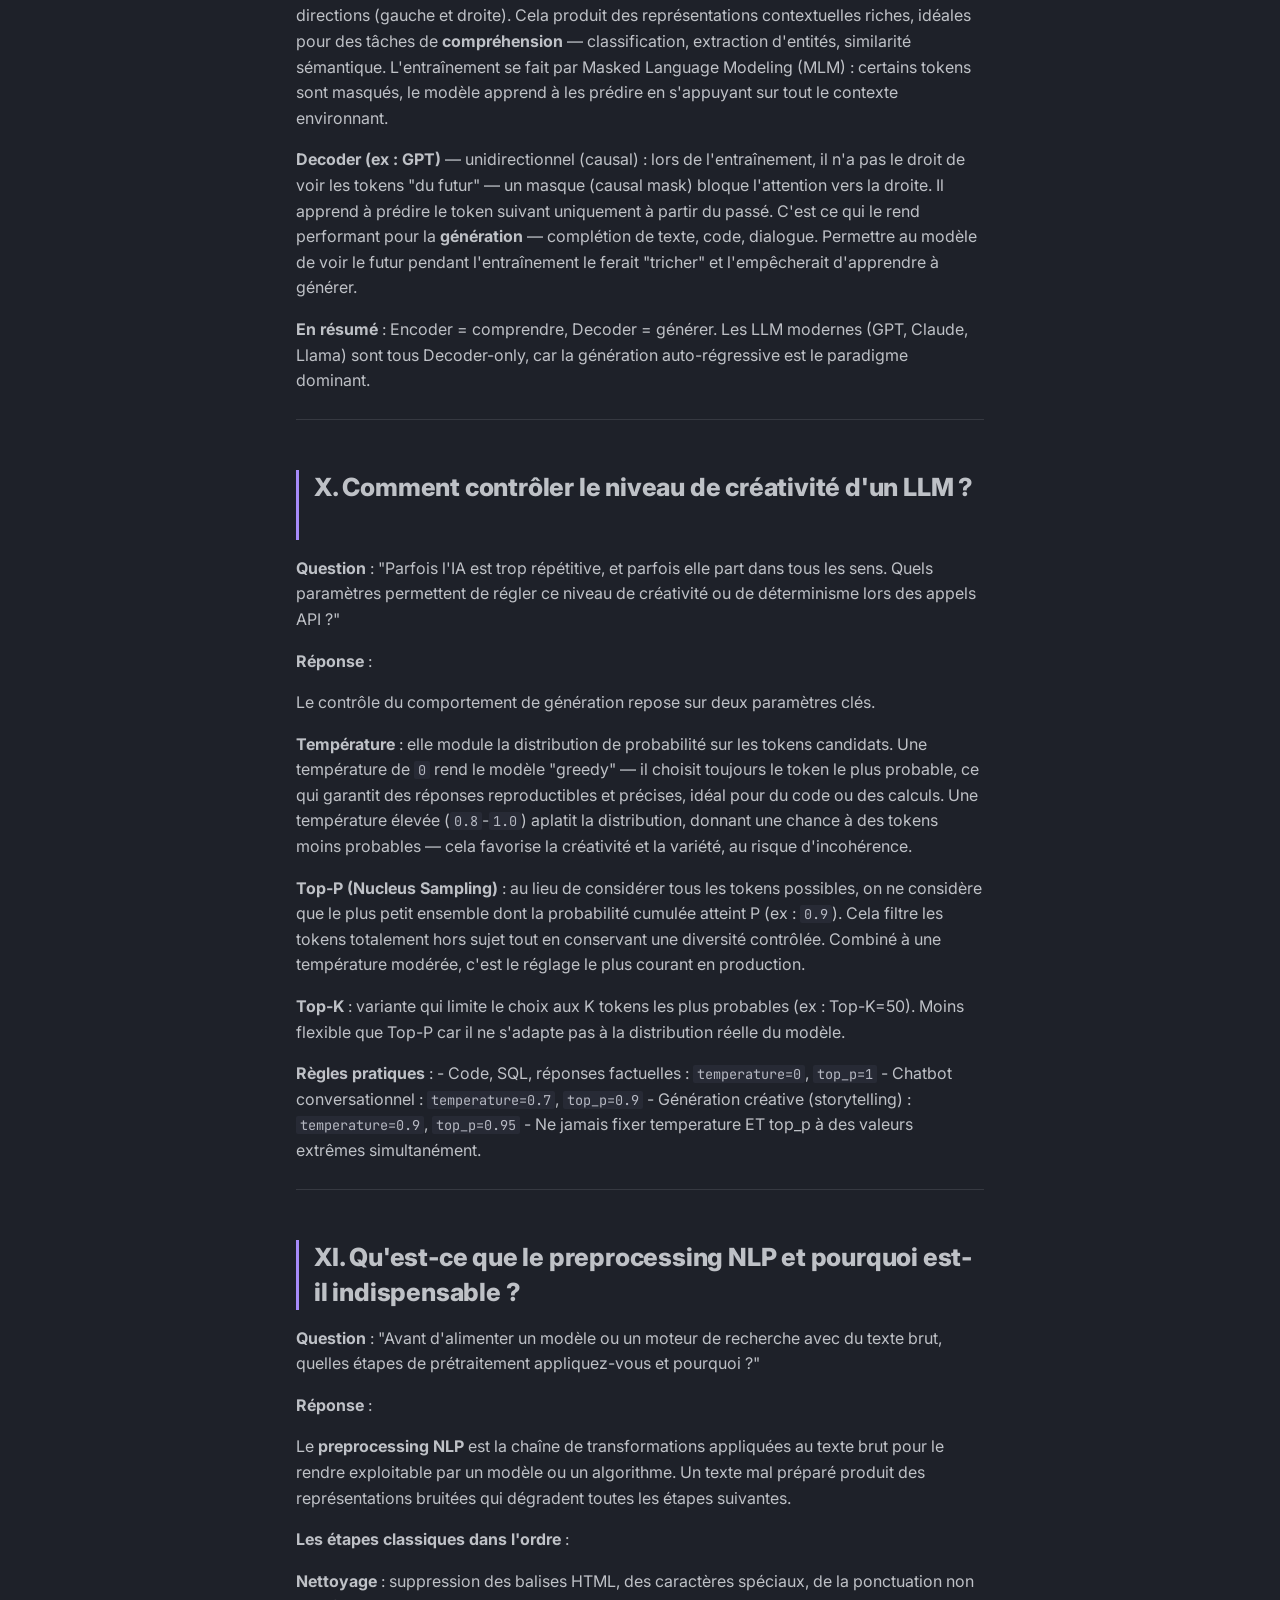
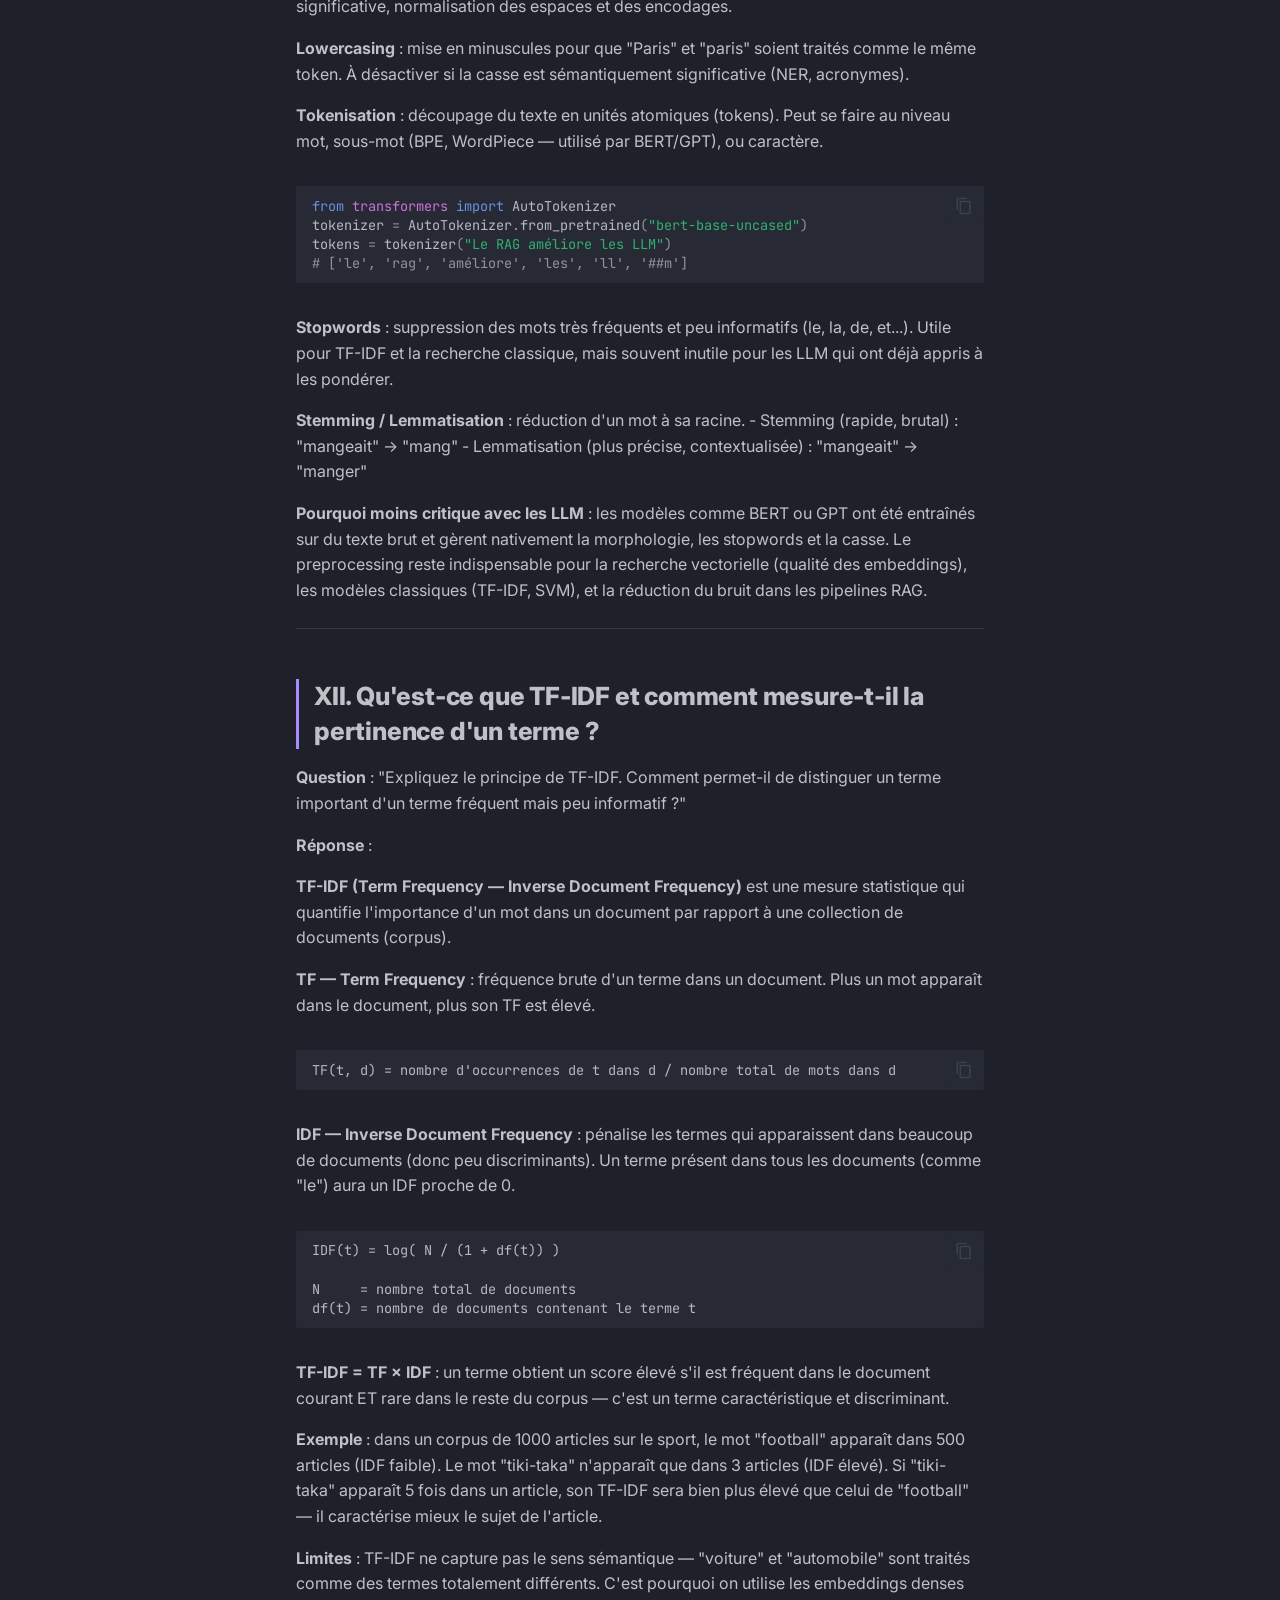
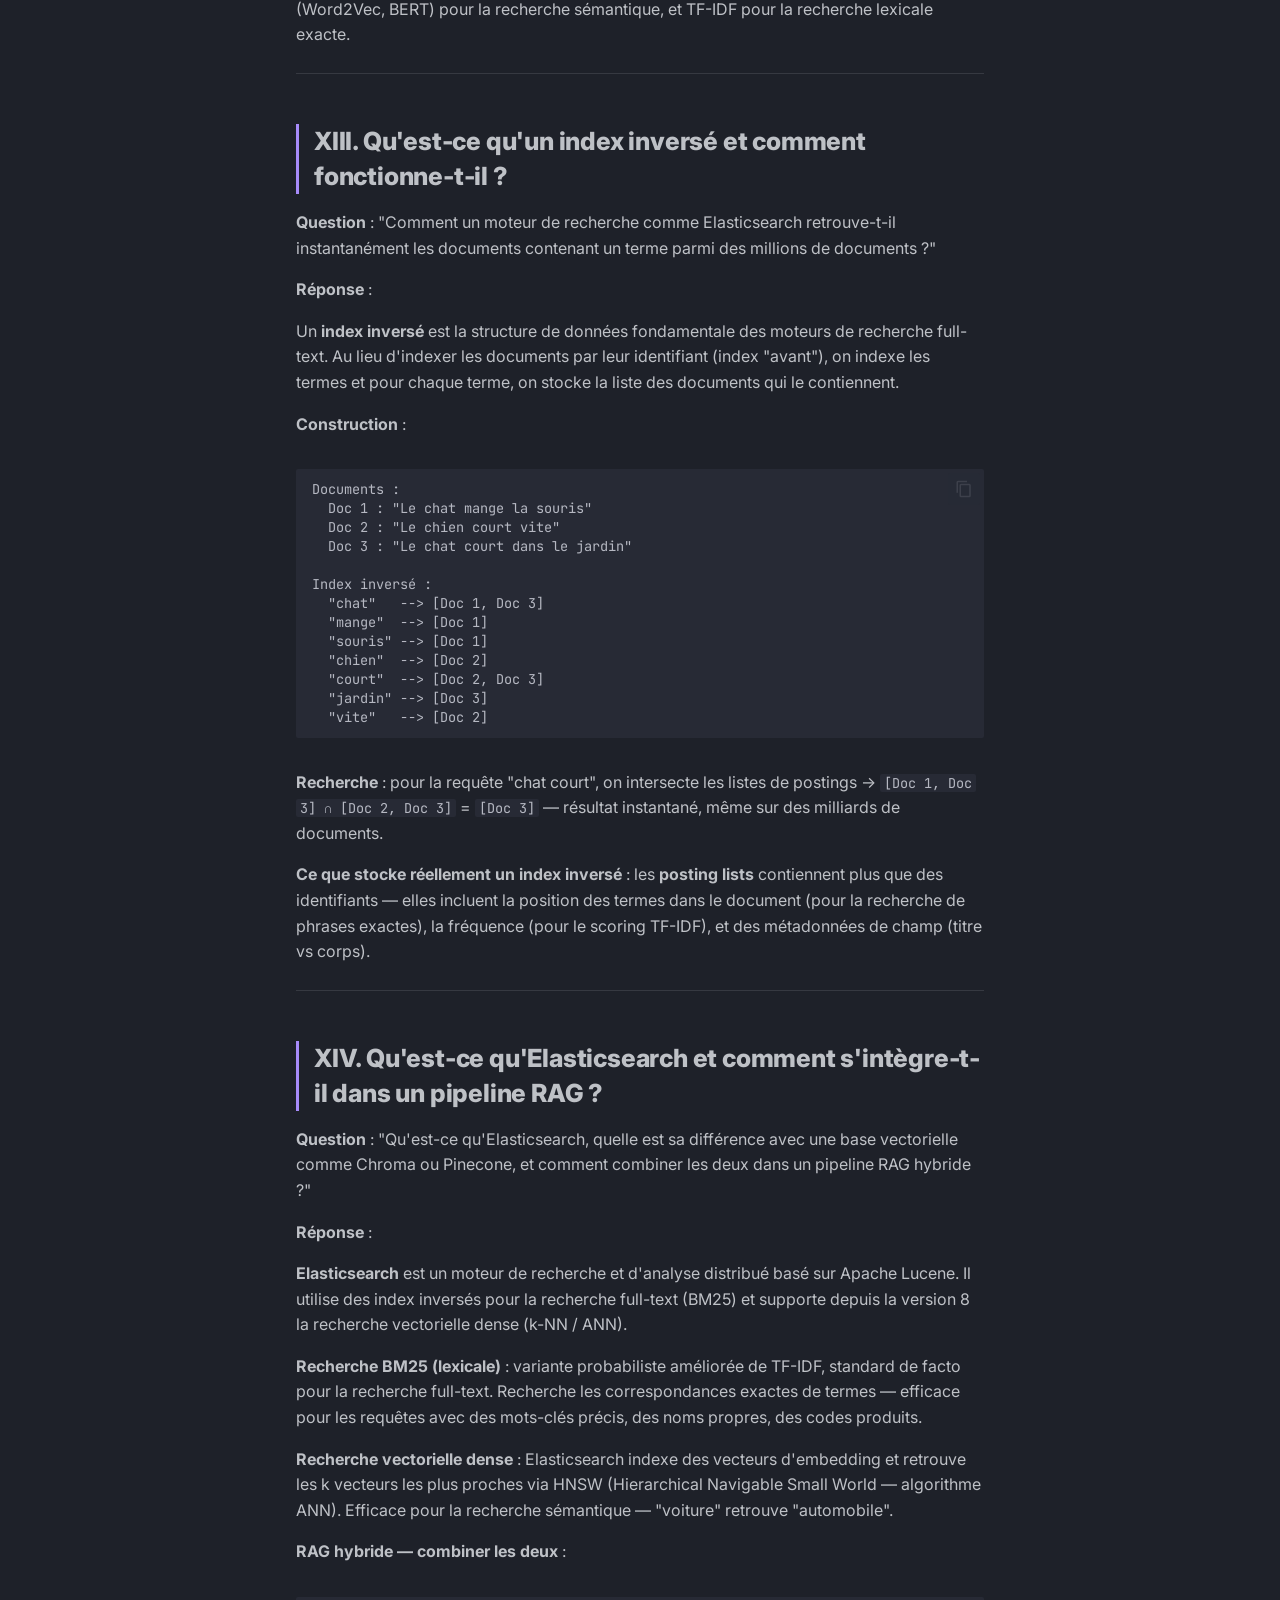
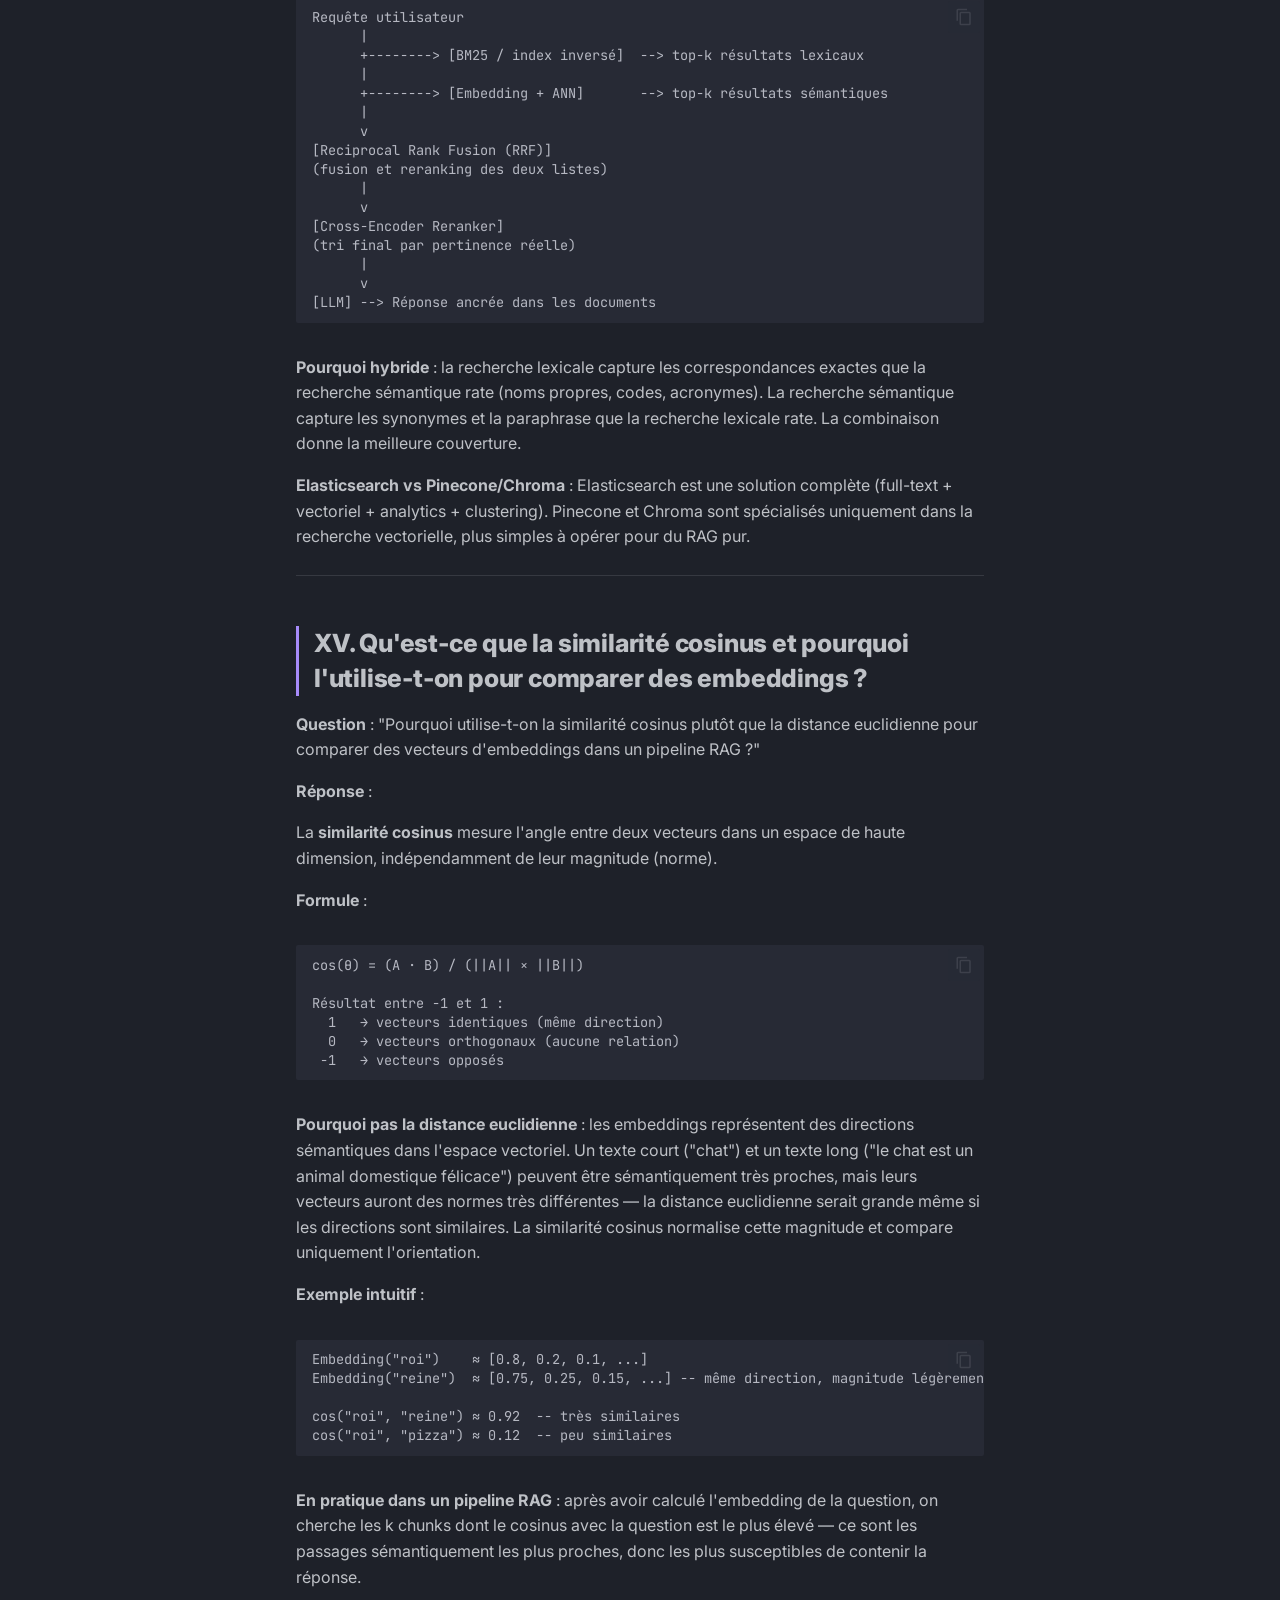
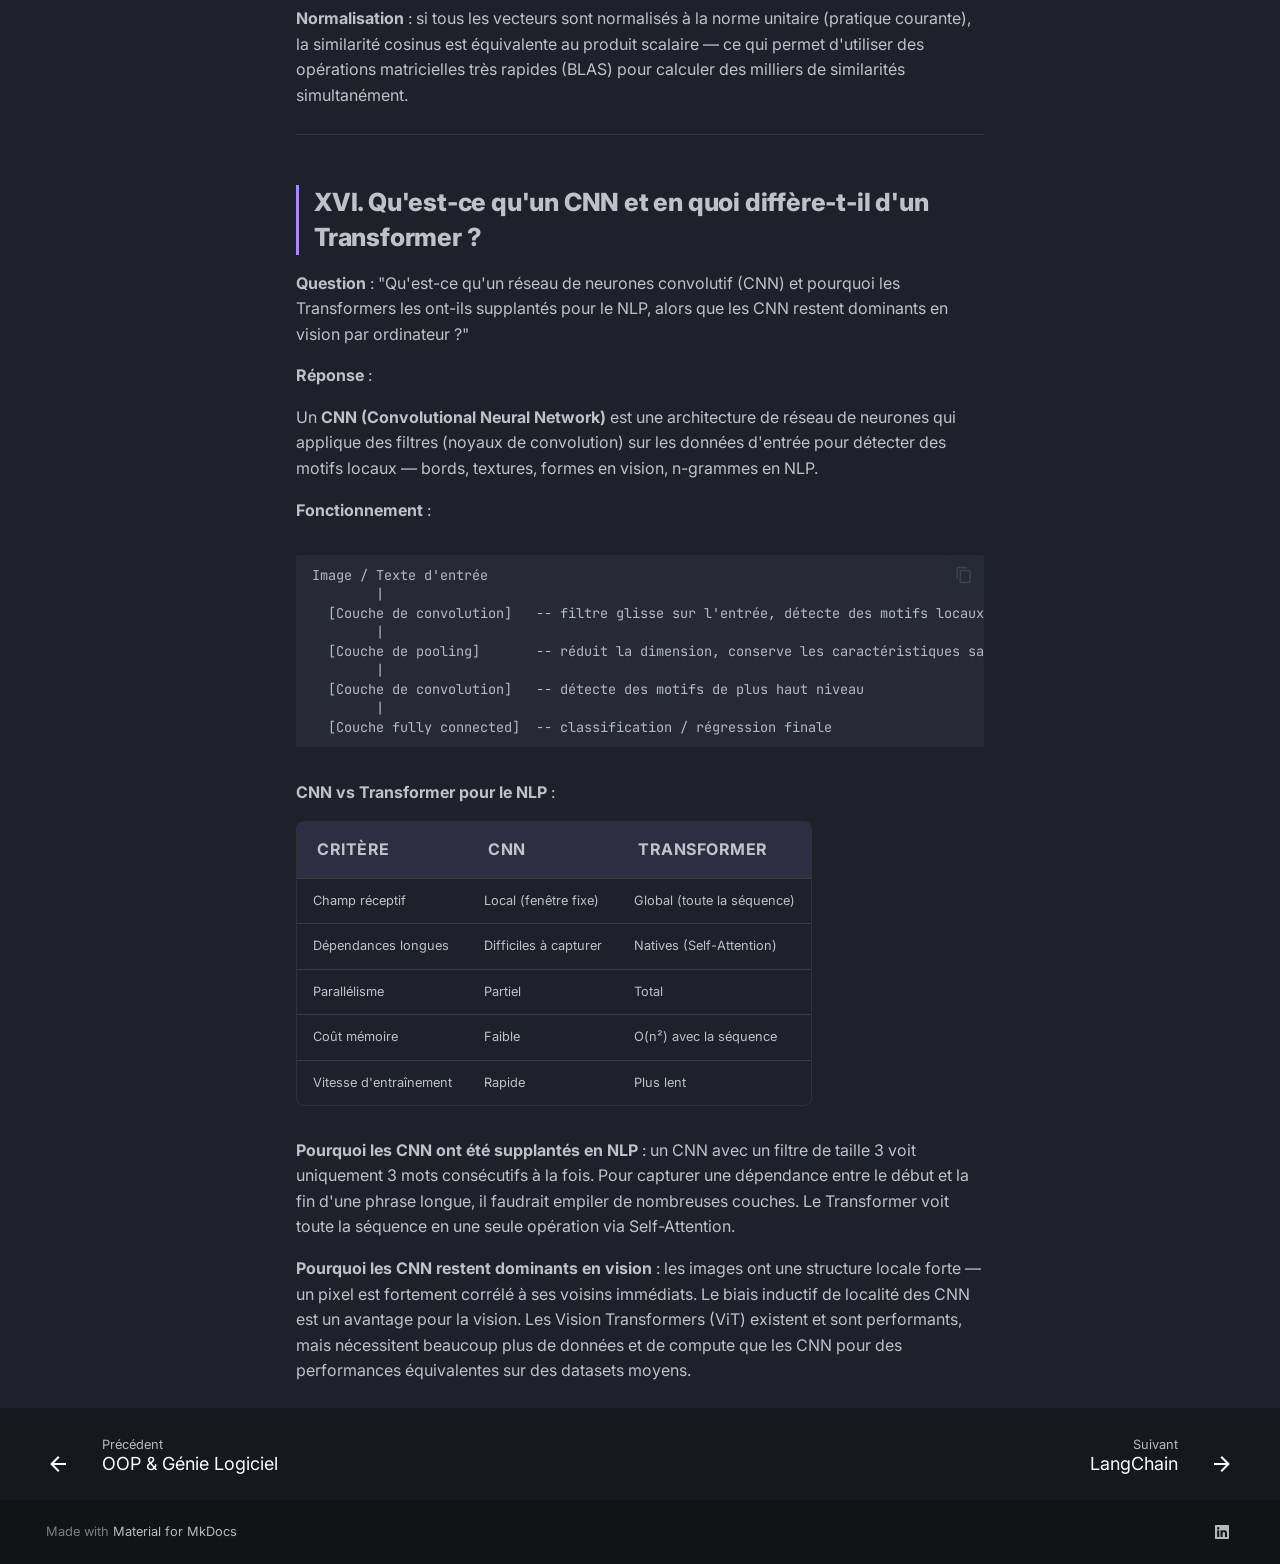
<file: gen_ai/index.html>
<!doctype html>
<html lang="fr" class="no-js">
  <head>
    
      <meta charset="utf-8">
      <meta name="viewport" content="width=device-width,initial-scale=1">
      
        <meta name="description" content="Fiches de révision techniques — GenAI, LangChain, LangGraph, AWS, Design Thinking">
      
      
      
      
        <link rel="prev" href="../oop/">
      
      
        <link rel="next" href="../langchain/">
      
      
        
      
      
      <link rel="icon" href="../assets/images/favicon.png">
      <meta name="generator" content="mkdocs-1.6.1, mkdocs-material-9.7.6">
    
    
      
        <title>GenAI - AI Engineer Guide</title>
      
    
    
      <link rel="stylesheet" href="../assets/stylesheets/main.484c7ddc.min.css">
      
        
        <link rel="stylesheet" href="../assets/stylesheets/palette.ab4e12ef.min.css">
      
      


    
    
      
    
    
      
        
        
        <link rel="preconnect" href="https://fonts.gstatic.com" crossorigin>
        <link rel="stylesheet" href="https://fonts.googleapis.com/css?family=Inter:300,300i,400,400i,700,700i%7CJetBrains+Mono:400,400i,700,700i&display=fallback">
        <style>:root{--md-text-font:"Inter";--md-code-font:"JetBrains Mono"}</style>
      
    
    
      <link rel="stylesheet" href="../stylesheets/extra.css">
    
    <script>__md_scope=new URL("..",location),__md_hash=e=>[...e].reduce(((e,_)=>(e<<5)-e+_.charCodeAt(0)),0),__md_get=(e,_=localStorage,t=__md_scope)=>JSON.parse(_.getItem(t.pathname+"."+e)),__md_set=(e,_,t=localStorage,a=__md_scope)=>{try{t.setItem(a.pathname+"."+e,JSON.stringify(_))}catch(e){}}</script>
    
      

    
    
  </head>
  
  
    
    
      
    
    
    
    
    <body dir="ltr" data-md-color-scheme="slate" data-md-color-primary="custom" data-md-color-accent="cyan">
  
    
    <input class="md-toggle" data-md-toggle="drawer" type="checkbox" id="__drawer" autocomplete="off">
    <input class="md-toggle" data-md-toggle="search" type="checkbox" id="__search" autocomplete="off">
    <label class="md-overlay" for="__drawer"></label>
    <div data-md-component="skip">
      
        
        <a href="#genai" class="md-skip">
          Aller au contenu
        </a>
      
    </div>
    <div data-md-component="announce">
      
    </div>
    
    
      

  

<header class="md-header md-header--shadow md-header--lifted" data-md-component="header">
  <nav class="md-header__inner md-grid" aria-label="En-tête">
    <a href=".." title="AI Engineer Guide" class="md-header__button md-logo" aria-label="AI Engineer Guide" data-md-component="logo">
      
  
  <svg xmlns="http://www.w3.org/2000/svg" viewBox="0 0 24 24"><path d="M21.33 12.91c.09 1.55-.62 3.04-1.89 3.95l.77 1.49c.23.45.26.98.06 1.45-.19.47-.58.84-1.06 1l-.79.25a1.687 1.687 0 0 1-1.86-.55L14.44 18c-.89-.15-1.73-.53-2.44-1.1-.5.15-1 .23-1.5.23-.88 0-1.76-.27-2.5-.79-.53.16-1.07.23-1.62.22-.79.01-1.57-.15-2.3-.45a4.1 4.1 0 0 1-2.43-3.61c-.08-.72.04-1.45.35-2.11-.29-.75-.32-1.57-.07-2.33C2.3 7.11 3 6.32 3.87 5.82c.58-1.69 2.21-2.82 4-2.7 1.6-1.5 4.05-1.66 5.83-.37.42-.11.86-.17 1.3-.17 1.36-.03 2.65.57 3.5 1.64 2.04.53 3.5 2.35 3.58 4.47.05 1.11-.25 2.2-.86 3.13.07.36.11.72.11 1.09m-5-1.41c.57.07 1.02.5 1.02 1.07a1 1 0 0 1-1 1h-.63c-.32.9-.88 1.69-1.62 2.29.25.09.51.14.77.21 5.13-.07 4.53-3.2 4.53-3.25a2.59 2.59 0 0 0-2.69-2.49 1 1 0 0 1-1-1 1 1 0 0 1 1-1c1.23.03 2.41.49 3.33 1.3.05-.29.08-.59.08-.89-.06-1.24-.62-2.32-2.87-2.53-1.25-2.96-4.4-1.32-4.4-.4-.03.23.21.72.25.75a1 1 0 0 1 1 1c0 .55-.45 1-1 1-.53-.02-1.03-.22-1.43-.56-.48.31-1.03.5-1.6.56-.57.05-1.04-.35-1.07-.9a.97.97 0 0 1 .88-1.1c.16-.02.94-.14.94-.77 0-.66.25-1.29.68-1.79-.92-.25-1.91.08-2.91 1.29C6.75 5 6 5.25 5.45 7.2 4.5 7.67 4 8 3.78 9c1.08-.22 2.19-.13 3.22.25.5.19.78.75.59 1.29-.19.52-.77.78-1.29.59-.73-.32-1.55-.34-2.3-.06-.32.27-.32.83-.32 1.27 0 .74.37 1.43 1 1.83.53.27 1.12.41 1.71.4q-.225-.39-.39-.81a1.038 1.038 0 0 1 1.96-.68c.4 1.14 1.42 1.92 2.62 2.05 1.37-.07 2.59-.88 3.19-2.13.23-1.38 1.34-1.5 2.56-1.5m2 7.47-.62-1.3-.71.16 1 1.25zm-4.65-8.61a1 1 0 0 0-.91-1.03c-.71-.04-1.4.2-1.93.67-.57.58-.87 1.38-.84 2.19a1 1 0 0 0 1 1c.57 0 1-.45 1-1 0-.27.07-.54.23-.76.12-.1.27-.15.43-.15.55.03 1.02-.38 1.02-.92"/></svg>

    </a>
    <label class="md-header__button md-icon" for="__drawer">
      
      <svg xmlns="http://www.w3.org/2000/svg" viewBox="0 0 24 24"><path d="M3 6h18v2H3zm0 5h18v2H3zm0 5h18v2H3z"/></svg>
    </label>
    <div class="md-header__title" data-md-component="header-title">
      <div class="md-header__ellipsis">
        <div class="md-header__topic">
          <span class="md-ellipsis">
            AI Engineer Guide
          </span>
        </div>
        <div class="md-header__topic" data-md-component="header-topic">
          <span class="md-ellipsis">
            
              GenAI
            
          </span>
        </div>
      </div>
    </div>
    
      
        <form class="md-header__option" data-md-component="palette">
  
    
    
    
    <input class="md-option" data-md-color-media="" data-md-color-scheme="slate" data-md-color-primary="custom" data-md-color-accent="cyan"  aria-label="Passer en mode clair"  type="radio" name="__palette" id="__palette_0">
    
      <label class="md-header__button md-icon" title="Passer en mode clair" for="__palette_1" hidden>
        <svg xmlns="http://www.w3.org/2000/svg" viewBox="0 0 24 24"><path d="M12 18c-.89 0-1.74-.2-2.5-.55C11.56 16.5 13 14.42 13 12s-1.44-4.5-3.5-5.45C10.26 6.2 11.11 6 12 6a6 6 0 0 1 6 6 6 6 0 0 1-6 6m8-9.31V4h-4.69L12 .69 8.69 4H4v4.69L.69 12 4 15.31V20h4.69L12 23.31 15.31 20H20v-4.69L23.31 12z"/></svg>
      </label>
    
  
    
    
    
    <input class="md-option" data-md-color-media="" data-md-color-scheme="default" data-md-color-primary="custom" data-md-color-accent="deep-purple"  aria-label="Passer en mode sombre"  type="radio" name="__palette" id="__palette_1">
    
      <label class="md-header__button md-icon" title="Passer en mode sombre" for="__palette_0" hidden>
        <svg xmlns="http://www.w3.org/2000/svg" viewBox="0 0 24 24"><path d="M12 8a4 4 0 0 0-4 4 4 4 0 0 0 4 4 4 4 0 0 0 4-4 4 4 0 0 0-4-4m0 10a6 6 0 0 1-6-6 6 6 0 0 1 6-6 6 6 0 0 1 6 6 6 6 0 0 1-6 6m8-9.31V4h-4.69L12 .69 8.69 4H4v4.69L.69 12 4 15.31V20h4.69L12 23.31 15.31 20H20v-4.69L23.31 12z"/></svg>
      </label>
    
  
</form>
      
    
    
      <script>var palette=__md_get("__palette");if(palette&&palette.color){if("(prefers-color-scheme)"===palette.color.media){var media=matchMedia("(prefers-color-scheme: light)"),input=document.querySelector(media.matches?"[data-md-color-media='(prefers-color-scheme: light)']":"[data-md-color-media='(prefers-color-scheme: dark)']");palette.color.media=input.getAttribute("data-md-color-media"),palette.color.scheme=input.getAttribute("data-md-color-scheme"),palette.color.primary=input.getAttribute("data-md-color-primary"),palette.color.accent=input.getAttribute("data-md-color-accent")}for(var[key,value]of Object.entries(palette.color))document.body.setAttribute("data-md-color-"+key,value)}</script>
    
    
    
      
      
        <label class="md-header__button md-icon" for="__search">
          
          <svg xmlns="http://www.w3.org/2000/svg" viewBox="0 0 24 24"><path d="M9.5 3A6.5 6.5 0 0 1 16 9.5c0 1.61-.59 3.09-1.56 4.23l.27.27h.79l5 5-1.5 1.5-5-5v-.79l-.27-.27A6.52 6.52 0 0 1 9.5 16 6.5 6.5 0 0 1 3 9.5 6.5 6.5 0 0 1 9.5 3m0 2C7 5 5 7 5 9.5S7 14 9.5 14 14 12 14 9.5 12 5 9.5 5"/></svg>
        </label>
        <div class="md-search" data-md-component="search" role="dialog">
  <label class="md-search__overlay" for="__search"></label>
  <div class="md-search__inner" role="search">
    <form class="md-search__form" name="search">
      <input type="text" class="md-search__input" name="query" aria-label="Rechercher" placeholder="Rechercher" autocapitalize="off" autocorrect="off" autocomplete="off" spellcheck="false" data-md-component="search-query" required>
      <label class="md-search__icon md-icon" for="__search">
        
        <svg xmlns="http://www.w3.org/2000/svg" viewBox="0 0 24 24"><path d="M9.5 3A6.5 6.5 0 0 1 16 9.5c0 1.61-.59 3.09-1.56 4.23l.27.27h.79l5 5-1.5 1.5-5-5v-.79l-.27-.27A6.52 6.52 0 0 1 9.5 16 6.5 6.5 0 0 1 3 9.5 6.5 6.5 0 0 1 9.5 3m0 2C7 5 5 7 5 9.5S7 14 9.5 14 14 12 14 9.5 12 5 9.5 5"/></svg>
        
        <svg xmlns="http://www.w3.org/2000/svg" viewBox="0 0 24 24"><path d="M20 11v2H8l5.5 5.5-1.42 1.42L4.16 12l7.92-7.92L13.5 5.5 8 11z"/></svg>
      </label>
      <nav class="md-search__options" aria-label="Recherche">
        
          <a href="javascript:void(0)" class="md-search__icon md-icon" title="Partager" aria-label="Partager" data-clipboard data-clipboard-text="" data-md-component="search-share" tabindex="-1">
            
            <svg xmlns="http://www.w3.org/2000/svg" viewBox="0 0 24 24"><path d="M18 16.08c-.76 0-1.44.3-1.96.77L8.91 12.7c.05-.23.09-.46.09-.7s-.04-.47-.09-.7l7.05-4.11c.54.5 1.25.81 2.04.81a3 3 0 0 0 3-3 3 3 0 0 0-3-3 3 3 0 0 0-3 3c0 .24.04.47.09.7L8.04 9.81C7.5 9.31 6.79 9 6 9a3 3 0 0 0-3 3 3 3 0 0 0 3 3c.79 0 1.5-.31 2.04-.81l7.12 4.15c-.05.21-.08.43-.08.66 0 1.61 1.31 2.91 2.92 2.91s2.92-1.3 2.92-2.91A2.92 2.92 0 0 0 18 16.08"/></svg>
          </a>
        
        <button type="reset" class="md-search__icon md-icon" title="Effacer" aria-label="Effacer" tabindex="-1">
          
          <svg xmlns="http://www.w3.org/2000/svg" viewBox="0 0 24 24"><path d="M19 6.41 17.59 5 12 10.59 6.41 5 5 6.41 10.59 12 5 17.59 6.41 19 12 13.41 17.59 19 19 17.59 13.41 12z"/></svg>
        </button>
      </nav>
      
        <div class="md-search__suggest" data-md-component="search-suggest"></div>
      
    </form>
    <div class="md-search__output">
      <div class="md-search__scrollwrap" tabindex="0" data-md-scrollfix>
        <div class="md-search-result" data-md-component="search-result">
          <div class="md-search-result__meta">
            Initialisation de la recherche
          </div>
          <ol class="md-search-result__list" role="presentation"></ol>
        </div>
      </div>
    </div>
  </div>
</div>
      
    
    
  </nav>
  
    
      
<nav class="md-tabs" aria-label="Onglets" data-md-component="tabs">
  <div class="md-grid">
    <ul class="md-tabs__list">
      
        
  
  
  
  
    <li class="md-tabs__item">
      <a href=".." class="md-tabs__link">
        
  
  
    
  
  Accueil

      </a>
    </li>
  

      
        
  
  
  
  
    <li class="md-tabs__item">
      <a href="../python/" class="md-tabs__link">
        
  
  
    
  
  Python

      </a>
    </li>
  

      
        
  
  
  
  
    <li class="md-tabs__item">
      <a href="../oop/" class="md-tabs__link">
        
  
  
    
  
  OOP & Génie Logiciel

      </a>
    </li>
  

      
        
  
  
  
    
  
  
    <li class="md-tabs__item md-tabs__item--active">
      <a href="./" class="md-tabs__link">
        
  
  
    
  
  GenAI

      </a>
    </li>
  

      
        
  
  
  
  
    <li class="md-tabs__item">
      <a href="../langchain/" class="md-tabs__link">
        
  
  
    
  
  LangChain

      </a>
    </li>
  

      
        
  
  
  
  
    <li class="md-tabs__item">
      <a href="../langgraph/" class="md-tabs__link">
        
  
  
    
  
  LangGraph

      </a>
    </li>
  

      
        
  
  
  
  
    <li class="md-tabs__item">
      <a href="../aws/" class="md-tabs__link">
        
  
  
    
  
  AWS

      </a>
    </li>
  

      
        
  
  
  
  
    <li class="md-tabs__item">
      <a href="../design_thinking/" class="md-tabs__link">
        
  
  
    
  
  Design Thinking

      </a>
    </li>
  

      
        
  
  
  
  
    <li class="md-tabs__item">
      <a href="../sgbd/" class="md-tabs__link">
        
  
  
    
  
  SGBD

      </a>
    </li>
  

      
        
  
  
  
  
    <li class="md-tabs__item">
      <a href="../devops/" class="md-tabs__link">
        
  
  
    
  
  DevOps

      </a>
    </li>
  

      
    </ul>
  </div>
</nav>
    
  
</header>
    
    <div class="md-container" data-md-component="container">
      
      
        
      
      <main class="md-main" data-md-component="main">
        <div class="md-main__inner md-grid">
          
            
              
              <div class="md-sidebar md-sidebar--primary" data-md-component="sidebar" data-md-type="navigation" >
                <div class="md-sidebar__scrollwrap">
                  <div class="md-sidebar__inner">
                    


  


<nav class="md-nav md-nav--primary md-nav--lifted" aria-label="Navigation" data-md-level="0">
  <label class="md-nav__title" for="__drawer">
    <a href=".." title="AI Engineer Guide" class="md-nav__button md-logo" aria-label="AI Engineer Guide" data-md-component="logo">
      
  
  <svg xmlns="http://www.w3.org/2000/svg" viewBox="0 0 24 24"><path d="M21.33 12.91c.09 1.55-.62 3.04-1.89 3.95l.77 1.49c.23.45.26.98.06 1.45-.19.47-.58.84-1.06 1l-.79.25a1.687 1.687 0 0 1-1.86-.55L14.44 18c-.89-.15-1.73-.53-2.44-1.1-.5.15-1 .23-1.5.23-.88 0-1.76-.27-2.5-.79-.53.16-1.07.23-1.62.22-.79.01-1.57-.15-2.3-.45a4.1 4.1 0 0 1-2.43-3.61c-.08-.72.04-1.45.35-2.11-.29-.75-.32-1.57-.07-2.33C2.3 7.11 3 6.32 3.87 5.82c.58-1.69 2.21-2.82 4-2.7 1.6-1.5 4.05-1.66 5.83-.37.42-.11.86-.17 1.3-.17 1.36-.03 2.65.57 3.5 1.64 2.04.53 3.5 2.35 3.58 4.47.05 1.11-.25 2.2-.86 3.13.07.36.11.72.11 1.09m-5-1.41c.57.07 1.02.5 1.02 1.07a1 1 0 0 1-1 1h-.63c-.32.9-.88 1.69-1.62 2.29.25.09.51.14.77.21 5.13-.07 4.53-3.2 4.53-3.25a2.59 2.59 0 0 0-2.69-2.49 1 1 0 0 1-1-1 1 1 0 0 1 1-1c1.23.03 2.41.49 3.33 1.3.05-.29.08-.59.08-.89-.06-1.24-.62-2.32-2.87-2.53-1.25-2.96-4.4-1.32-4.4-.4-.03.23.21.72.25.75a1 1 0 0 1 1 1c0 .55-.45 1-1 1-.53-.02-1.03-.22-1.43-.56-.48.31-1.03.5-1.6.56-.57.05-1.04-.35-1.07-.9a.97.97 0 0 1 .88-1.1c.16-.02.94-.14.94-.77 0-.66.25-1.29.68-1.79-.92-.25-1.91.08-2.91 1.29C6.75 5 6 5.25 5.45 7.2 4.5 7.67 4 8 3.78 9c1.08-.22 2.19-.13 3.22.25.5.19.78.75.59 1.29-.19.52-.77.78-1.29.59-.73-.32-1.55-.34-2.3-.06-.32.27-.32.83-.32 1.27 0 .74.37 1.43 1 1.83.53.27 1.12.41 1.71.4q-.225-.39-.39-.81a1.038 1.038 0 0 1 1.96-.68c.4 1.14 1.42 1.92 2.62 2.05 1.37-.07 2.59-.88 3.19-2.13.23-1.38 1.34-1.5 2.56-1.5m2 7.47-.62-1.3-.71.16 1 1.25zm-4.65-8.61a1 1 0 0 0-.91-1.03c-.71-.04-1.4.2-1.93.67-.57.58-.87 1.38-.84 2.19a1 1 0 0 0 1 1c.57 0 1-.45 1-1 0-.27.07-.54.23-.76.12-.1.27-.15.43-.15.55.03 1.02-.38 1.02-.92"/></svg>

    </a>
    AI Engineer Guide
  </label>
  
  <ul class="md-nav__list" data-md-scrollfix>
    
      
      
  
  
  
  
    <li class="md-nav__item">
      <a href=".." class="md-nav__link">
        
  
  
  <span class="md-ellipsis">
    
  
    Accueil
  

    
  </span>
  
  

      </a>
    </li>
  

    
      
      
  
  
  
  
    <li class="md-nav__item">
      <a href="../python/" class="md-nav__link">
        
  
  
  <span class="md-ellipsis">
    
  
    Python
  

    
  </span>
  
  

      </a>
    </li>
  

    
      
      
  
  
  
  
    <li class="md-nav__item">
      <a href="../oop/" class="md-nav__link">
        
  
  
  <span class="md-ellipsis">
    
  
    OOP & Génie Logiciel
  

    
  </span>
  
  

      </a>
    </li>
  

    
      
      
  
  
    
  
  
  
    <li class="md-nav__item md-nav__item--active">
      
      <input class="md-nav__toggle md-toggle" type="checkbox" id="__toc">
      
      
        
      
      
        <label class="md-nav__link md-nav__link--active" for="__toc">
          
  
  
  <span class="md-ellipsis">
    
  
    GenAI
  

    
  </span>
  
  

          <span class="md-nav__icon md-icon"></span>
        </label>
      
      <a href="./" class="md-nav__link md-nav__link--active">
        
  
  
  <span class="md-ellipsis">
    
  
    GenAI
  

    
  </span>
  
  

      </a>
      
        

  

<nav class="md-nav md-nav--secondary" aria-label="Sur cette page">
  
  
  
    
  
  
    <label class="md-nav__title" for="__toc">
      <span class="md-nav__icon md-icon"></span>
      Sur cette page
    </label>
    <ul class="md-nav__list" data-md-component="toc" data-md-scrollfix>
      
        <li class="md-nav__item">
  <a href="#i-pourquoi-ne-pas-simplement-mettre-tous-les-documents-dans-le-contexte" class="md-nav__link">
    <span class="md-ellipsis">
      
        I. Pourquoi ne pas simplement mettre tous les documents dans le contexte ?
      
    </span>
  </a>
  
</li>
      
        <li class="md-nav__item">
  <a href="#ii-quest-ce-qui-determine-reellement-la-qualite-dune-reponse-rag" class="md-nav__link">
    <span class="md-ellipsis">
      
        II. Qu'est-ce qui détermine réellement la qualité d'une réponse RAG ?
      
    </span>
  </a>
  
</li>
      
        <li class="md-nav__item">
  <a href="#iii-comment-gerer-une-question-qui-necessite-plusieurs-outils-successifs" class="md-nav__link">
    <span class="md-ellipsis">
      
        III. Comment gérer une question qui nécessite plusieurs outils successifs ?
      
    </span>
  </a>
  
</li>
      
        <li class="md-nav__item">
  <a href="#iv-comment-garantir-quune-ia-ne-va-pas-halluciner-en-production" class="md-nav__link">
    <span class="md-ellipsis">
      
        IV. Comment garantir qu'une IA ne va pas halluciner en production ?
      
    </span>
  </a>
  
</li>
      
        <li class="md-nav__item">
  <a href="#v-fine-tuning-ou-rag-comment-choisir" class="md-nav__link">
    <span class="md-ellipsis">
      
        V. Fine-tuning ou RAG — comment choisir ?
      
    </span>
  </a>
  
</li>
      
        <li class="md-nav__item">
  <a href="#vi-comment-optimiser-la-latence-et-le-debit-en-production" class="md-nav__link">
    <span class="md-ellipsis">
      
        VI. Comment optimiser la latence et le débit en production ?
      
    </span>
  </a>
  
</li>
      
        <li class="md-nav__item">
  <a href="#vii-quel-est-lavantage-du-mecanisme-de-self-attention-sur-les-rnn" class="md-nav__link">
    <span class="md-ellipsis">
      
        VII. Quel est l'avantage du mécanisme de Self-Attention sur les RNN ?
      
    </span>
  </a>
  
</li>
      
        <li class="md-nav__item">
  <a href="#viii-comment-le-transformer-connait-il-lordre-des-mots" class="md-nav__link">
    <span class="md-ellipsis">
      
        VIII. Comment le Transformer connaît-il l'ordre des mots ?
      
    </span>
  </a>
  
</li>
      
        <li class="md-nav__item">
  <a href="#ix-pourquoi-avoir-separe-encoder-et-decoder" class="md-nav__link">
    <span class="md-ellipsis">
      
        IX. Pourquoi avoir séparé Encoder et Decoder ?
      
    </span>
  </a>
  
</li>
      
        <li class="md-nav__item">
  <a href="#x-comment-controler-le-niveau-de-creativite-dun-llm" class="md-nav__link">
    <span class="md-ellipsis">
      
        X. Comment contrôler le niveau de créativité d'un LLM ?
      
    </span>
  </a>
  
</li>
      
        <li class="md-nav__item">
  <a href="#xi-quest-ce-que-le-preprocessing-nlp-et-pourquoi-est-il-indispensable" class="md-nav__link">
    <span class="md-ellipsis">
      
        XI. Qu'est-ce que le preprocessing NLP et pourquoi est-il indispensable ?
      
    </span>
  </a>
  
</li>
      
        <li class="md-nav__item">
  <a href="#xii-quest-ce-que-tf-idf-et-comment-mesure-t-il-la-pertinence-dun-terme" class="md-nav__link">
    <span class="md-ellipsis">
      
        XII. Qu'est-ce que TF-IDF et comment mesure-t-il la pertinence d'un terme ?
      
    </span>
  </a>
  
</li>
      
        <li class="md-nav__item">
  <a href="#xiii-quest-ce-quun-index-inverse-et-comment-fonctionne-t-il" class="md-nav__link">
    <span class="md-ellipsis">
      
        XIII. Qu'est-ce qu'un index inversé et comment fonctionne-t-il ?
      
    </span>
  </a>
  
</li>
      
        <li class="md-nav__item">
  <a href="#xiv-quest-ce-quelasticsearch-et-comment-sintegre-t-il-dans-un-pipeline-rag" class="md-nav__link">
    <span class="md-ellipsis">
      
        XIV. Qu'est-ce qu'Elasticsearch et comment s'intègre-t-il dans un pipeline RAG ?
      
    </span>
  </a>
  
</li>
      
        <li class="md-nav__item">
  <a href="#xv-quest-ce-que-la-similarite-cosinus-et-pourquoi-lutilise-t-on-pour-comparer-des-embeddings" class="md-nav__link">
    <span class="md-ellipsis">
      
        XV. Qu'est-ce que la similarité cosinus et pourquoi l'utilise-t-on pour comparer des embeddings ?
      
    </span>
  </a>
  
</li>
      
        <li class="md-nav__item">
  <a href="#xvi-quest-ce-quun-cnn-et-en-quoi-differe-t-il-dun-transformer" class="md-nav__link">
    <span class="md-ellipsis">
      
        XVI. Qu'est-ce qu'un CNN et en quoi diffère-t-il d'un Transformer ?
      
    </span>
  </a>
  
</li>
      
    </ul>
  
</nav>
      
    </li>
  

    
      
      
  
  
  
  
    <li class="md-nav__item">
      <a href="../langchain/" class="md-nav__link">
        
  
  
  <span class="md-ellipsis">
    
  
    LangChain
  

    
  </span>
  
  

      </a>
    </li>
  

    
      
      
  
  
  
  
    <li class="md-nav__item">
      <a href="../langgraph/" class="md-nav__link">
        
  
  
  <span class="md-ellipsis">
    
  
    LangGraph
  

    
  </span>
  
  

      </a>
    </li>
  

    
      
      
  
  
  
  
    <li class="md-nav__item">
      <a href="../aws/" class="md-nav__link">
        
  
  
  <span class="md-ellipsis">
    
  
    AWS
  

    
  </span>
  
  

      </a>
    </li>
  

    
      
      
  
  
  
  
    <li class="md-nav__item">
      <a href="../design_thinking/" class="md-nav__link">
        
  
  
  <span class="md-ellipsis">
    
  
    Design Thinking
  

    
  </span>
  
  

      </a>
    </li>
  

    
      
      
  
  
  
  
    <li class="md-nav__item">
      <a href="../sgbd/" class="md-nav__link">
        
  
  
  <span class="md-ellipsis">
    
  
    SGBD
  

    
  </span>
  
  

      </a>
    </li>
  

    
      
      
  
  
  
  
    <li class="md-nav__item">
      <a href="../devops/" class="md-nav__link">
        
  
  
  <span class="md-ellipsis">
    
  
    DevOps
  

    
  </span>
  
  

      </a>
    </li>
  

    
  </ul>
</nav>
                  </div>
                </div>
              </div>
            
            
              
              <div class="md-sidebar md-sidebar--secondary" data-md-component="sidebar" data-md-type="toc" >
                <div class="md-sidebar__scrollwrap">
                  <div class="md-sidebar__inner">
                    

  

<nav class="md-nav md-nav--secondary" aria-label="Sur cette page">
  
  
  
    
  
  
    <label class="md-nav__title" for="__toc">
      <span class="md-nav__icon md-icon"></span>
      Sur cette page
    </label>
    <ul class="md-nav__list" data-md-component="toc" data-md-scrollfix>
      
        <li class="md-nav__item">
  <a href="#i-pourquoi-ne-pas-simplement-mettre-tous-les-documents-dans-le-contexte" class="md-nav__link">
    <span class="md-ellipsis">
      
        I. Pourquoi ne pas simplement mettre tous les documents dans le contexte ?
      
    </span>
  </a>
  
</li>
      
        <li class="md-nav__item">
  <a href="#ii-quest-ce-qui-determine-reellement-la-qualite-dune-reponse-rag" class="md-nav__link">
    <span class="md-ellipsis">
      
        II. Qu'est-ce qui détermine réellement la qualité d'une réponse RAG ?
      
    </span>
  </a>
  
</li>
      
        <li class="md-nav__item">
  <a href="#iii-comment-gerer-une-question-qui-necessite-plusieurs-outils-successifs" class="md-nav__link">
    <span class="md-ellipsis">
      
        III. Comment gérer une question qui nécessite plusieurs outils successifs ?
      
    </span>
  </a>
  
</li>
      
        <li class="md-nav__item">
  <a href="#iv-comment-garantir-quune-ia-ne-va-pas-halluciner-en-production" class="md-nav__link">
    <span class="md-ellipsis">
      
        IV. Comment garantir qu'une IA ne va pas halluciner en production ?
      
    </span>
  </a>
  
</li>
      
        <li class="md-nav__item">
  <a href="#v-fine-tuning-ou-rag-comment-choisir" class="md-nav__link">
    <span class="md-ellipsis">
      
        V. Fine-tuning ou RAG — comment choisir ?
      
    </span>
  </a>
  
</li>
      
        <li class="md-nav__item">
  <a href="#vi-comment-optimiser-la-latence-et-le-debit-en-production" class="md-nav__link">
    <span class="md-ellipsis">
      
        VI. Comment optimiser la latence et le débit en production ?
      
    </span>
  </a>
  
</li>
      
        <li class="md-nav__item">
  <a href="#vii-quel-est-lavantage-du-mecanisme-de-self-attention-sur-les-rnn" class="md-nav__link">
    <span class="md-ellipsis">
      
        VII. Quel est l'avantage du mécanisme de Self-Attention sur les RNN ?
      
    </span>
  </a>
  
</li>
      
        <li class="md-nav__item">
  <a href="#viii-comment-le-transformer-connait-il-lordre-des-mots" class="md-nav__link">
    <span class="md-ellipsis">
      
        VIII. Comment le Transformer connaît-il l'ordre des mots ?
      
    </span>
  </a>
  
</li>
      
        <li class="md-nav__item">
  <a href="#ix-pourquoi-avoir-separe-encoder-et-decoder" class="md-nav__link">
    <span class="md-ellipsis">
      
        IX. Pourquoi avoir séparé Encoder et Decoder ?
      
    </span>
  </a>
  
</li>
      
        <li class="md-nav__item">
  <a href="#x-comment-controler-le-niveau-de-creativite-dun-llm" class="md-nav__link">
    <span class="md-ellipsis">
      
        X. Comment contrôler le niveau de créativité d'un LLM ?
      
    </span>
  </a>
  
</li>
      
        <li class="md-nav__item">
  <a href="#xi-quest-ce-que-le-preprocessing-nlp-et-pourquoi-est-il-indispensable" class="md-nav__link">
    <span class="md-ellipsis">
      
        XI. Qu'est-ce que le preprocessing NLP et pourquoi est-il indispensable ?
      
    </span>
  </a>
  
</li>
      
        <li class="md-nav__item">
  <a href="#xii-quest-ce-que-tf-idf-et-comment-mesure-t-il-la-pertinence-dun-terme" class="md-nav__link">
    <span class="md-ellipsis">
      
        XII. Qu'est-ce que TF-IDF et comment mesure-t-il la pertinence d'un terme ?
      
    </span>
  </a>
  
</li>
      
        <li class="md-nav__item">
  <a href="#xiii-quest-ce-quun-index-inverse-et-comment-fonctionne-t-il" class="md-nav__link">
    <span class="md-ellipsis">
      
        XIII. Qu'est-ce qu'un index inversé et comment fonctionne-t-il ?
      
    </span>
  </a>
  
</li>
      
        <li class="md-nav__item">
  <a href="#xiv-quest-ce-quelasticsearch-et-comment-sintegre-t-il-dans-un-pipeline-rag" class="md-nav__link">
    <span class="md-ellipsis">
      
        XIV. Qu'est-ce qu'Elasticsearch et comment s'intègre-t-il dans un pipeline RAG ?
      
    </span>
  </a>
  
</li>
      
        <li class="md-nav__item">
  <a href="#xv-quest-ce-que-la-similarite-cosinus-et-pourquoi-lutilise-t-on-pour-comparer-des-embeddings" class="md-nav__link">
    <span class="md-ellipsis">
      
        XV. Qu'est-ce que la similarité cosinus et pourquoi l'utilise-t-on pour comparer des embeddings ?
      
    </span>
  </a>
  
</li>
      
        <li class="md-nav__item">
  <a href="#xvi-quest-ce-quun-cnn-et-en-quoi-differe-t-il-dun-transformer" class="md-nav__link">
    <span class="md-ellipsis">
      
        XVI. Qu'est-ce qu'un CNN et en quoi diffère-t-il d'un Transformer ?
      
    </span>
  </a>
  
</li>
      
    </ul>
  
</nav>
                  </div>
                </div>
              </div>
            
          
          
            <div class="md-content" data-md-component="content">
              
              <article class="md-content__inner md-typeset">
                
                  



<h1 id="genai">GenAI<a class="headerlink" href="#genai" title="Permanent link">&para;</a></h1>
<hr />
<h2 id="i-pourquoi-ne-pas-simplement-mettre-tous-les-documents-dans-le-contexte">I. Pourquoi ne pas simplement mettre tous les documents dans le contexte ?<a class="headerlink" href="#i-pourquoi-ne-pas-simplement-mettre-tous-les-documents-dans-le-contexte" title="Permanent link">&para;</a></h2>
<p><strong>Question</strong> : "On entend souvent parler de la fenêtre de contexte et des Tokens. Pourquoi est-il risqué d'augmenter la taille du contexte à l'infini pour donner tous les documents au modèle d'un coup, plutôt que d'utiliser une architecture plus complexe ?"</p>
<p><strong>Réponse</strong> :</p>
<p>L'utilisation d'une fenêtre de contexte massive présente trois risques majeurs.</p>
<p><strong>Dégradation de l'attention (Lost in the Middle)</strong> : les recherches montrent que les modèles mémorisent mieux les informations situées au début et à la fin du prompt. Plus le milieu est dense, plus le risque d'omettre une information cruciale est élevé — même si elle est techniquement présente dans le contexte.</p>
<p><strong>Explosion des coûts et de la latence</strong> : le coût de l'inférence est proportionnel au nombre de tokens traités. Un contexte saturé ralentit considérablement le Time To First Token (TTFT), ce qui dégrade directement l'expérience utilisateur en production.</p>
<p><strong>Bruit informationnel</strong> : injecter des données non pertinentes augmente le risque d'hallucinations, car le modèle peut établir des corrélations erronées entre informations qui n'auraient pas dû être traitées ensemble.</p>
<p>C'est pourquoi on privilégie des architectures RAG (Retrieval-Augmented Generation) pour ne fournir au modèle que les fragments strictement nécessaires à chaque requête.</p>
<hr />
<h2 id="ii-quest-ce-qui-determine-reellement-la-qualite-dune-reponse-rag">II. Qu'est-ce qui détermine réellement la qualité d'une réponse RAG ?<a class="headerlink" href="#ii-quest-ce-qui-determine-reellement-la-qualite-dune-reponse-rag" title="Permanent link">&para;</a></h2>
<p><strong>Question</strong> : "Dans un pipeline RAG classique, on transforme nos documents en vecteurs pour les stocker. Mais qu'est-ce qui détermine la qualité de la réponse finale : est-ce uniquement la puissance du LLM, ou y a-t-il une étape cruciale avant que le LLM ne reçoive la question ?"</p>
<p><strong>Réponse</strong> :</p>
<p>La qualité d'un RAG dépend en premier lieu de la précision de la phase de <strong>Retrieval</strong>. Si le contexte récupéré est bruité ou hors sujet, même le meilleur LLM produira une réponse médiocre ou hallucinera — le modèle ne peut pas corriger ce qu'on ne lui a pas donné.</p>
<p><strong>Optimisation du Retrieval</strong> : l'approche hybride Bi-Encoder + Cross-Encoder est la référence. Le Bi-Encoder (recherche vectorielle) offre une grande scalabilité mais manque parfois de nuance sémantique. Le Cross-Encoder agit comme un filtre de précision : il reclasse les résultats en traitant simultanément la requête et le document, capturant mieux les interactions complexes — au prix d'une latence plus élevée.</p>
<p><strong>Fiabilisation de la génération</strong> : pour limiter les hallucinations, on contraint le LLM via le Prompt Engineering ("Réponds uniquement en utilisant le contexte fourni") et le Few-Shot Prompting pour ancrer le format attendu.</p>
<p><strong>Évaluation continue</strong> : un système LLM-as-a-Judge — souvent un modèle plus petit (SLM) spécialisé — vérifie en temps réel la fidélité de la réponse par rapport au contexte (Faithfulness) et sa pertinence par rapport à la question (Relevance).</p>
<hr />
<h2 id="iii-comment-gerer-une-question-qui-necessite-plusieurs-outils-successifs">III. Comment gérer une question qui nécessite plusieurs outils successifs ?<a class="headerlink" href="#iii-comment-gerer-une-question-qui-necessite-plusieurs-outils-successifs" title="Permanent link">&para;</a></h2>
<p><strong>Question</strong> : "Un RAG classique est souvent 'statique' : il cherche, puis il répond. Comment feriez-vous si l'utilisateur pose une question qui nécessite plusieurs recherches successives, ou de consulter un outil externe (API météo, calculateur) avant de répondre ?"</p>
<p><strong>Réponse</strong> :</p>
<p>Pour des besoins multi-étapes ou nécessitant des outils externes, on utilise des <strong>Agents IA</strong> basés sur le pattern <strong>ReAct (Reason + Act)</strong>.</p>
<p><strong>Fonctionnement</strong> : l'agent reçoit une boîte à outils (Toolbelt). À chaque itération, il analyse l'état actuel, décide de l'outil à appeler, traite le résultat, et ré-évalue s'il dispose d'assez d'informations pour répondre ou s'il doit continuer à itérer.</p>
<p><strong>Choix d'orchestration</strong> : pour une logique complexe avec des cycles et de la persistance d'état, LangGraph est adapté — il offre un contrôle fin sur les transitions et le checkpointing. Pour une application en production où la latence et le débogage sont critiques, coder l'orchestration from scratch via le Function Calling natif des LLM est souvent plus pertinent : cela évite les abstractions qui peuvent masquer des erreurs ou complexifier inutilement le code.</p>
<p><strong>Limite structurelle</strong> : sans mécanisme de limite d'itérations (<code>max_iterations</code>), un agent peut boucler indéfiniment. En production, on impose toujours un plafond d'itérations et une gestion explicite des cas d'erreur.</p>
<hr />
<h2 id="iv-comment-garantir-quune-ia-ne-va-pas-halluciner-en-production">IV. Comment garantir qu'une IA ne va pas halluciner en production ?<a class="headerlink" href="#iv-comment-garantir-quune-ia-ne-va-pas-halluciner-en-production" title="Permanent link">&para;</a></h2>
<p><strong>Question</strong> : "C'est bien beau d'avoir un agent qui utilise des outils, mais comment pouvez-vous garantir à un client que votre IA ne va pas inventer une information ou utiliser un outil de manière erronée ?"</p>
<p><strong>Réponse</strong> :</p>
<p>Pour garantir la fiabilité d'un système GenAI, on déploie une stratégie d'évaluation à plusieurs niveaux — aucun niveau seul n'est suffisant.</p>
<p><strong>La Triade RAG</strong> : trois métriques complémentaires mesurées automatiquement via des frameworks comme Ragas ou TruLens.
- <strong>Faithfulness</strong> : la réponse est-elle ancrée dans le contexte fourni, ou le modèle invente-t-il ?
- <strong>Context Relevance</strong> : le retriever a-t-il récupéré les bons documents ?
- <strong>Answer Relevance</strong> : la réponse répond-elle réellement à la question posée ?</p>
<p><strong>LLM-as-a-Judge</strong> : un modèle supérieur (ou un SLM spécialisé) évalue les sorties selon des critères précis — toxicité, ton, exactitude factuelle. Scalable et automatisable, il permet une surveillance continue sans coût humain constant.</p>
<p><strong>Human-in-the-Loop (HITL)</strong> : pour les décisions critiques (juridiques, médicales, financières), l'humain intervient comme validateur final. L'IA propose, l'humain dispose. Ce mécanisme sert doublement : sécuriser la décision et collecter des données de feedback pour améliorer le modèle en continu (RLHF).</p>
<p>L'objectif est un <strong>Guardrail multicouche</strong> où les métriques automatiques filtrent les cas standards, et la validation humaine couvre les cas limites où les métriques atteignent leurs limites.</p>
<hr />
<h2 id="v-fine-tuning-ou-rag-comment-choisir">V. Fine-tuning ou RAG — comment choisir ?<a class="headerlink" href="#v-fine-tuning-ou-rag-comment-choisir" title="Permanent link">&para;</a></h2>
<p><strong>Question</strong> : "Si mon modèle ne connaît pas assez bien le jargon technique spécifique de mon entreprise, est-ce que je devrais lancer un Fine-tuning sur mes données ou rester sur un RAG ? Quels sont les critères de décision ?"</p>
<p><strong>Réponse</strong> :</p>
<p>Le choix dépend de ce qu'on veut changer : la <strong>connaissance</strong> ou le <strong>comportement</strong> du modèle.</p>
<p><strong>RAG</strong> : idéal pour fournir des faits à jour et réduire les hallucinations sur des données documentaires. La base de connaissances est modifiable à tout moment sans réentraînement. C'est la solution pour la connaissance factuelle.</p>
<p><strong>Fine-tuning</strong> : indispensable pour que le modèle adopte un jargon technique précis, un format de réponse strict, un ton ou une "voix" spécifique, ou des comportements qui ne peuvent pas être injectés via le prompt. C'est la solution pour le comportement.</p>
<p><strong>Les deux combinés</strong> : dans les cas exigeants, on fait du Fine-tuning pour le comportement + du RAG pour la connaissance — le modèle sait comment parler, et le RAG lui fournit quoi dire.</p>
<p><strong>Optimisation du Fine-tuning</strong> : pour contrôler les coûts GPU, on utilise le PEFT (Parameter-Efficient Fine-Tuning) via <strong>LoRA</strong> — on insère des adaptateurs de rang faible (matrices A et B) dans les couches denses, et on n'entraîne qu'une fraction des paramètres totaux. Si les ressources sont très limitées, <strong>QLoRA</strong> ajoute une quantification en 4-bit NormalFloat (NF4) qui réduit l'empreinte mémoire de façon drastique tout en préservant les performances, permettant de fine-tuner des modèles massifs sur du matériel grand public.</p>
<hr />
<h2 id="vi-comment-optimiser-la-latence-et-le-debit-en-production">VI. Comment optimiser la latence et le débit en production ?<a class="headerlink" href="#vi-comment-optimiser-la-latence-et-le-debit-en-production" title="Permanent link">&para;</a></h2>
<p><strong>Question</strong> : "Une fois que vous avez votre modèle fine-tuné ou votre pipeline RAG, comment gérez-vous le compromis entre la latence (vitesse de réponse) et le débit (nombre d'utilisateurs simultanés) ? Quels outils ou techniques de compression de modèle pourriez-vous utiliser ?"</p>
<p><strong>Réponse</strong> :</p>
<p>Pour optimiser l'inférence en production (AWS Bedrock, SageMaker, ou endpoint custom), on agit sur quatre leviers complémentaires.</p>
<p><strong>Distillation de connaissances (Knowledge Distillation)</strong> : on entraîne un modèle plus petit (l'élève) à reproduire les probabilités de sortie d'un modèle plus large (le professeur). Résultat : un modèle avec beaucoup moins de paramètres qui conserve une grande partie des capacités de raisonnement du modèle original.</p>
<p><strong>Élagage (Pruning)</strong> : on supprime les connexions ou les poids les moins utiles dans le réseau de neurones pour alléger le modèle sans dégrader significativement ses performances.</p>
<p><strong>Quantification (Post-Training Quantization)</strong> : réduire la précision des poids (de FP32/FP16 vers INT8 ou INT4) réduit l'empreinte mémoire et accélère les calculs sur GPU/NPU. C'est la même technique que QLoRA, appliquée à l'inférence.</p>
<p><strong>Speculative Decoding</strong> : un petit modèle très rapide génère une ébauche de réponse, que le grand modèle (plus lent mais plus précis) valide ou corrige en une seule passe. Cela réduit considérablement la latence perçue par l'utilisateur sans sacrifier la qualité finale.</p>
<hr />
<h2 id="vii-quel-est-lavantage-du-mecanisme-de-self-attention-sur-les-rnn">VII. Quel est l'avantage du mécanisme de Self-Attention sur les RNN ?<a class="headerlink" href="#vii-quel-est-lavantage-du-mecanisme-de-self-attention-sur-les-rnn" title="Permanent link">&para;</a></h2>
<p><strong>Question</strong> : "Quel est l'avantage technique majeur du mécanisme de Self-Attention des Transformers par rapport au traitement séquentiel des anciens modèles (RNN/LSTM), notamment en termes d'entraînement et de compréhension du contexte ?"</p>
<p><strong>Réponse</strong> :</p>
<p>Avant les Transformers, les RNN et LSTM traitaient les mots un par un, dans l'ordre séquentiel. Ce traitement séquentiel posait deux problèmes majeurs.</p>
<p><strong>Disparition du gradient</strong> : sur des séquences longues, les informations du début de la phrase avaient du mal à atteindre la fin de la chaîne de traitement — le modèle "oubliait" le contexte lointain.</p>
<p><strong>Impossibilité de paralléliser</strong> : puisque chaque mot attendait le résultat du mot précédent, l'entraînement ne pouvait pas exploiter la puissance des GPU modernes pour traiter plusieurs tokens simultanément.</p>
<p><strong>L'apport du Self-Attention</strong> : le mécanisme Query-Key-Value permet à chaque token de calculer sa relation avec tous les autres tokens de la séquence en une seule opération matricielle — quelle que soit leur distance. "Le chat que j'ai vu hier mange" : le verbe "mange" peut être relié directement à "chat" sans passer par tous les mots intermédiaires.</p>
<p><strong>L'Attention Multi-Têtes</strong> : au lieu d'un seul regard global, le modèle divise son attention en plusieurs têtes indépendantes, chacune spécialisée sur un aspect différent — relations syntaxiques (sujet-verbe), relations sémantiques (désambiguïsation), dépendances lointaines (pronom et référent). La combinaison des têtes produit une représentation beaucoup plus riche qu'une attention unique.</p>
<hr />
<h2 id="viii-comment-le-transformer-connait-il-lordre-des-mots">VIII. Comment le Transformer connaît-il l'ordre des mots ?<a class="headerlink" href="#viii-comment-le-transformer-connait-il-lordre-des-mots" title="Permanent link">&para;</a></h2>
<p><strong>Question</strong> : "Si je dis 'Le chat mange la souris' ou 'La souris mange le chat', les mots sont les mêmes. Sans mécanisme spécial, le Transformer les verrait comme un simple sac de mots identique. Comment fait-il pour connaître l'ordre ?"</p>
<p><strong>Réponse</strong> :</p>
<p>Puisque le Transformer traite tous les tokens simultanément (parallélisme), il perd naturellement la notion d'ordre séquentiel. Pour compenser, on utilise l'<strong>Encodage Positionnel (Positional Encoding)</strong>.</p>
<p>On ajoute à chaque vecteur de mot (embedding) un signal mathématique unique — dans le papier original "Attention Is All You Need", des fonctions sinus et cosinus à différentes fréquences — qui encode la position précise du token dans la séquence.</p>
<p>Grâce à cela, le vecteur représentant "chat" en position 2 est différent du vecteur "chat" en position 5. Le modèle peut donc distinguer "Le chat mange la souris" de "La souris mange le chat", même en traitant tous les mots en parallèle.</p>
<p>Les modèles plus récents utilisent des variantes comme le <strong>RoPE (Rotary Positional Embedding)</strong> ou l'<strong>ALiBi</strong>, qui gèrent mieux l'extrapolation vers des séquences plus longues que celles vues à l'entraînement.</p>
<hr />
<h2 id="ix-pourquoi-avoir-separe-encoder-et-decoder">IX. Pourquoi avoir séparé Encoder et Decoder ?<a class="headerlink" href="#ix-pourquoi-avoir-separe-encoder-et-decoder" title="Permanent link">&para;</a></h2>
<p><strong>Question</strong> : "Aujourd'hui, les modèles comme GPT sont appelés 'Decoder-only', tandis que BERT est 'Encoder-only'. Pourquoi a-t-on fini par séparer ces deux parties au lieu de toujours utiliser le Transformer complet ?"</p>
<p><strong>Réponse</strong> :</p>
<p>L'architecture Encoder-Decoder originale (Transformer complet) était conçue pour la traduction — transformer une séquence source en une séquence cible. Pour d'autres tâches, chaque moitié s'est révélée plus efficace seule.</p>
<p><strong>Encoder (ex : BERT)</strong> — bidirectionnel : il voit toute la phrase d'un coup dans les deux directions (gauche et droite). Cela produit des représentations contextuelles riches, idéales pour des tâches de <strong>compréhension</strong> — classification, extraction d'entités, similarité sémantique. L'entraînement se fait par Masked Language Modeling (MLM) : certains tokens sont masqués, le modèle apprend à les prédire en s'appuyant sur tout le contexte environnant.</p>
<p><strong>Decoder (ex : GPT)</strong> — unidirectionnel (causal) : lors de l'entraînement, il n'a pas le droit de voir les tokens "du futur" — un masque (causal mask) bloque l'attention vers la droite. Il apprend à prédire le token suivant uniquement à partir du passé. C'est ce qui le rend performant pour la <strong>génération</strong> — complétion de texte, code, dialogue. Permettre au modèle de voir le futur pendant l'entraînement le ferait "tricher" et l'empêcherait d'apprendre à générer.</p>
<p><strong>En résumé</strong> : Encoder = comprendre, Decoder = générer. Les LLM modernes (GPT, Claude, Llama) sont tous Decoder-only, car la génération auto-régressive est le paradigme dominant.</p>
<hr />
<h2 id="x-comment-controler-le-niveau-de-creativite-dun-llm">X. Comment contrôler le niveau de créativité d'un LLM ?<a class="headerlink" href="#x-comment-controler-le-niveau-de-creativite-dun-llm" title="Permanent link">&para;</a></h2>
<p><strong>Question</strong> : "Parfois l'IA est trop répétitive, et parfois elle part dans tous les sens. Quels paramètres permettent de régler ce niveau de créativité ou de déterminisme lors des appels API ?"</p>
<p><strong>Réponse</strong> :</p>
<p>Le contrôle du comportement de génération repose sur deux paramètres clés.</p>
<p><strong>Température</strong> : elle module la distribution de probabilité sur les tokens candidats. Une température de <code>0</code> rend le modèle "greedy" — il choisit toujours le token le plus probable, ce qui garantit des réponses reproductibles et précises, idéal pour du code ou des calculs. Une température élevée (<code>0.8</code>-<code>1.0</code>) aplatit la distribution, donnant une chance à des tokens moins probables — cela favorise la créativité et la variété, au risque d'incohérence.</p>
<p><strong>Top-P (Nucleus Sampling)</strong> : au lieu de considérer tous les tokens possibles, on ne considère que le plus petit ensemble dont la probabilité cumulée atteint P (ex : <code>0.9</code>). Cela filtre les tokens totalement hors sujet tout en conservant une diversité contrôlée. Combiné à une température modérée, c'est le réglage le plus courant en production.</p>
<p><strong>Top-K</strong> : variante qui limite le choix aux K tokens les plus probables (ex : Top-K=50). Moins flexible que Top-P car il ne s'adapte pas à la distribution réelle du modèle.</p>
<p><strong>Règles pratiques</strong> :
- Code, SQL, réponses factuelles : <code>temperature=0</code>, <code>top_p=1</code>
- Chatbot conversationnel : <code>temperature=0.7</code>, <code>top_p=0.9</code>
- Génération créative (storytelling) : <code>temperature=0.9</code>, <code>top_p=0.95</code>
- Ne jamais fixer temperature ET top_p à des valeurs extrêmes simultanément.</p>
<hr />
<h2 id="xi-quest-ce-que-le-preprocessing-nlp-et-pourquoi-est-il-indispensable">XI. Qu'est-ce que le preprocessing NLP et pourquoi est-il indispensable ?<a class="headerlink" href="#xi-quest-ce-que-le-preprocessing-nlp-et-pourquoi-est-il-indispensable" title="Permanent link">&para;</a></h2>
<p><strong>Question</strong> : "Avant d'alimenter un modèle ou un moteur de recherche avec du texte brut, quelles étapes de prétraitement appliquez-vous et pourquoi ?"</p>
<p><strong>Réponse</strong> :</p>
<p>Le <strong>preprocessing NLP</strong> est la chaîne de transformations appliquées au texte brut pour le rendre exploitable par un modèle ou un algorithme. Un texte mal préparé produit des représentations bruitées qui dégradent toutes les étapes suivantes.</p>
<p><strong>Les étapes classiques dans l'ordre</strong> :</p>
<p><strong>Nettoyage</strong> : suppression des balises HTML, des caractères spéciaux, de la ponctuation non significative, normalisation des espaces et des encodages.</p>
<p><strong>Lowercasing</strong> : mise en minuscules pour que "Paris" et "paris" soient traités comme le même token. À désactiver si la casse est sémantiquement significative (NER, acronymes).</p>
<p><strong>Tokenisation</strong> : découpage du texte en unités atomiques (tokens). Peut se faire au niveau mot, sous-mot (BPE, WordPiece — utilisé par BERT/GPT), ou caractère.</p>
<div class="language-python highlight"><pre><span></span><code><span id="__span-0-1"><a id="__codelineno-0-1" name="__codelineno-0-1" href="#__codelineno-0-1"></a><span class="kn">from</span><span class="w"> </span><span class="nn">transformers</span><span class="w"> </span><span class="kn">import</span> <span class="n">AutoTokenizer</span>
</span><span id="__span-0-2"><a id="__codelineno-0-2" name="__codelineno-0-2" href="#__codelineno-0-2"></a><span class="n">tokenizer</span> <span class="o">=</span> <span class="n">AutoTokenizer</span><span class="o">.</span><span class="n">from_pretrained</span><span class="p">(</span><span class="s2">&quot;bert-base-uncased&quot;</span><span class="p">)</span>
</span><span id="__span-0-3"><a id="__codelineno-0-3" name="__codelineno-0-3" href="#__codelineno-0-3"></a><span class="n">tokens</span> <span class="o">=</span> <span class="n">tokenizer</span><span class="p">(</span><span class="s2">&quot;Le RAG améliore les LLM&quot;</span><span class="p">)</span>
</span><span id="__span-0-4"><a id="__codelineno-0-4" name="__codelineno-0-4" href="#__codelineno-0-4"></a><span class="c1"># [&#39;le&#39;, &#39;rag&#39;, &#39;améliore&#39;, &#39;les&#39;, &#39;ll&#39;, &#39;##m&#39;]</span>
</span></code></pre></div>
<p><strong>Stopwords</strong> : suppression des mots très fréquents et peu informatifs (le, la, de, et...). Utile pour TF-IDF et la recherche classique, mais souvent inutile pour les LLM qui ont déjà appris à les pondérer.</p>
<p><strong>Stemming / Lemmatisation</strong> : réduction d'un mot à sa racine.
- Stemming (rapide, brutal) : "mangeait" → "mang"
- Lemmatisation (plus précise, contextualisée) : "mangeait" → "manger"</p>
<p><strong>Pourquoi moins critique avec les LLM</strong> : les modèles comme BERT ou GPT ont été entraînés sur du texte brut et gèrent nativement la morphologie, les stopwords et la casse. Le preprocessing reste indispensable pour la recherche vectorielle (qualité des embeddings), les modèles classiques (TF-IDF, SVM), et la réduction du bruit dans les pipelines RAG.</p>
<hr />
<h2 id="xii-quest-ce-que-tf-idf-et-comment-mesure-t-il-la-pertinence-dun-terme">XII. Qu'est-ce que TF-IDF et comment mesure-t-il la pertinence d'un terme ?<a class="headerlink" href="#xii-quest-ce-que-tf-idf-et-comment-mesure-t-il-la-pertinence-dun-terme" title="Permanent link">&para;</a></h2>
<p><strong>Question</strong> : "Expliquez le principe de TF-IDF. Comment permet-il de distinguer un terme important d'un terme fréquent mais peu informatif ?"</p>
<p><strong>Réponse</strong> :</p>
<p><strong>TF-IDF (Term Frequency — Inverse Document Frequency)</strong> est une mesure statistique qui quantifie l'importance d'un mot dans un document par rapport à une collection de documents (corpus).</p>
<p><strong>TF — Term Frequency</strong> : fréquence brute d'un terme dans un document. Plus un mot apparaît dans le document, plus son TF est élevé.</p>
<div class="language-text highlight"><pre><span></span><code><span id="__span-1-1"><a id="__codelineno-1-1" name="__codelineno-1-1" href="#__codelineno-1-1"></a>TF(t, d) = nombre d&#39;occurrences de t dans d / nombre total de mots dans d
</span></code></pre></div>
<p><strong>IDF — Inverse Document Frequency</strong> : pénalise les termes qui apparaissent dans beaucoup de documents (donc peu discriminants). Un terme présent dans tous les documents (comme "le") aura un IDF proche de 0.</p>
<div class="language-text highlight"><pre><span></span><code><span id="__span-2-1"><a id="__codelineno-2-1" name="__codelineno-2-1" href="#__codelineno-2-1"></a>IDF(t) = log( N / (1 + df(t)) )
</span><span id="__span-2-2"><a id="__codelineno-2-2" name="__codelineno-2-2" href="#__codelineno-2-2"></a>
</span><span id="__span-2-3"><a id="__codelineno-2-3" name="__codelineno-2-3" href="#__codelineno-2-3"></a>N     = nombre total de documents
</span><span id="__span-2-4"><a id="__codelineno-2-4" name="__codelineno-2-4" href="#__codelineno-2-4"></a>df(t) = nombre de documents contenant le terme t
</span></code></pre></div>
<p><strong>TF-IDF = TF × IDF</strong> : un terme obtient un score élevé s'il est fréquent dans le document courant ET rare dans le reste du corpus — c'est un terme caractéristique et discriminant.</p>
<p><strong>Exemple</strong> : dans un corpus de 1000 articles sur le sport, le mot "football" apparaît dans 500 articles (IDF faible). Le mot "tiki-taka" n'apparaît que dans 3 articles (IDF élevé). Si "tiki-taka" apparaît 5 fois dans un article, son TF-IDF sera bien plus élevé que celui de "football" — il caractérise mieux le sujet de l'article.</p>
<p><strong>Limites</strong> : TF-IDF ne capture pas le sens sémantique — "voiture" et "automobile" sont traités comme des termes totalement différents. C'est pourquoi on utilise les embeddings denses (Word2Vec, BERT) pour la recherche sémantique, et TF-IDF pour la recherche lexicale exacte.</p>
<hr />
<h2 id="xiii-quest-ce-quun-index-inverse-et-comment-fonctionne-t-il">XIII. Qu'est-ce qu'un index inversé et comment fonctionne-t-il ?<a class="headerlink" href="#xiii-quest-ce-quun-index-inverse-et-comment-fonctionne-t-il" title="Permanent link">&para;</a></h2>
<p><strong>Question</strong> : "Comment un moteur de recherche comme Elasticsearch retrouve-t-il instantanément les documents contenant un terme parmi des millions de documents ?"</p>
<p><strong>Réponse</strong> :</p>
<p>Un <strong>index inversé</strong> est la structure de données fondamentale des moteurs de recherche full-text. Au lieu d'indexer les documents par leur identifiant (index "avant"), on indexe les termes et pour chaque terme, on stocke la liste des documents qui le contiennent.</p>
<p><strong>Construction</strong> :</p>
<div class="language-text highlight"><pre><span></span><code><span id="__span-3-1"><a id="__codelineno-3-1" name="__codelineno-3-1" href="#__codelineno-3-1"></a>Documents :
</span><span id="__span-3-2"><a id="__codelineno-3-2" name="__codelineno-3-2" href="#__codelineno-3-2"></a>  Doc 1 : &quot;Le chat mange la souris&quot;
</span><span id="__span-3-3"><a id="__codelineno-3-3" name="__codelineno-3-3" href="#__codelineno-3-3"></a>  Doc 2 : &quot;Le chien court vite&quot;
</span><span id="__span-3-4"><a id="__codelineno-3-4" name="__codelineno-3-4" href="#__codelineno-3-4"></a>  Doc 3 : &quot;Le chat court dans le jardin&quot;
</span><span id="__span-3-5"><a id="__codelineno-3-5" name="__codelineno-3-5" href="#__codelineno-3-5"></a>
</span><span id="__span-3-6"><a id="__codelineno-3-6" name="__codelineno-3-6" href="#__codelineno-3-6"></a>Index inversé :
</span><span id="__span-3-7"><a id="__codelineno-3-7" name="__codelineno-3-7" href="#__codelineno-3-7"></a>  &quot;chat&quot;   --&gt; [Doc 1, Doc 3]
</span><span id="__span-3-8"><a id="__codelineno-3-8" name="__codelineno-3-8" href="#__codelineno-3-8"></a>  &quot;mange&quot;  --&gt; [Doc 1]
</span><span id="__span-3-9"><a id="__codelineno-3-9" name="__codelineno-3-9" href="#__codelineno-3-9"></a>  &quot;souris&quot; --&gt; [Doc 1]
</span><span id="__span-3-10"><a id="__codelineno-3-10" name="__codelineno-3-10" href="#__codelineno-3-10"></a>  &quot;chien&quot;  --&gt; [Doc 2]
</span><span id="__span-3-11"><a id="__codelineno-3-11" name="__codelineno-3-11" href="#__codelineno-3-11"></a>  &quot;court&quot;  --&gt; [Doc 2, Doc 3]
</span><span id="__span-3-12"><a id="__codelineno-3-12" name="__codelineno-3-12" href="#__codelineno-3-12"></a>  &quot;jardin&quot; --&gt; [Doc 3]
</span><span id="__span-3-13"><a id="__codelineno-3-13" name="__codelineno-3-13" href="#__codelineno-3-13"></a>  &quot;vite&quot;   --&gt; [Doc 2]
</span></code></pre></div>
<p><strong>Recherche</strong> : pour la requête "chat court", on intersecte les listes de postings → <code>[Doc 1, Doc 3] ∩ [Doc 2, Doc 3]</code> = <code>[Doc 3]</code> — résultat instantané, même sur des milliards de documents.</p>
<p><strong>Ce que stocke réellement un index inversé</strong> : les <strong>posting lists</strong> contiennent plus que des identifiants — elles incluent la position des termes dans le document (pour la recherche de phrases exactes), la fréquence (pour le scoring TF-IDF), et des métadonnées de champ (titre vs corps).</p>
<hr />
<h2 id="xiv-quest-ce-quelasticsearch-et-comment-sintegre-t-il-dans-un-pipeline-rag">XIV. Qu'est-ce qu'Elasticsearch et comment s'intègre-t-il dans un pipeline RAG ?<a class="headerlink" href="#xiv-quest-ce-quelasticsearch-et-comment-sintegre-t-il-dans-un-pipeline-rag" title="Permanent link">&para;</a></h2>
<p><strong>Question</strong> : "Qu'est-ce qu'Elasticsearch, quelle est sa différence avec une base vectorielle comme Chroma ou Pinecone, et comment combiner les deux dans un pipeline RAG hybride ?"</p>
<p><strong>Réponse</strong> :</p>
<p><strong>Elasticsearch</strong> est un moteur de recherche et d'analyse distribué basé sur Apache Lucene. Il utilise des index inversés pour la recherche full-text (BM25) et supporte depuis la version 8 la recherche vectorielle dense (k-NN / ANN).</p>
<p><strong>Recherche BM25 (lexicale)</strong> : variante probabiliste améliorée de TF-IDF, standard de facto pour la recherche full-text. Recherche les correspondances exactes de termes — efficace pour les requêtes avec des mots-clés précis, des noms propres, des codes produits.</p>
<p><strong>Recherche vectorielle dense</strong> : Elasticsearch indexe des vecteurs d'embedding et retrouve les k vecteurs les plus proches via HNSW (Hierarchical Navigable Small World — algorithme ANN). Efficace pour la recherche sémantique — "voiture" retrouve "automobile".</p>
<p><strong>RAG hybride — combiner les deux</strong> :</p>
<div class="language-text highlight"><pre><span></span><code><span id="__span-4-1"><a id="__codelineno-4-1" name="__codelineno-4-1" href="#__codelineno-4-1"></a>Requête utilisateur
</span><span id="__span-4-2"><a id="__codelineno-4-2" name="__codelineno-4-2" href="#__codelineno-4-2"></a>      |
</span><span id="__span-4-3"><a id="__codelineno-4-3" name="__codelineno-4-3" href="#__codelineno-4-3"></a>      +--------&gt; [BM25 / index inversé]  --&gt; top-k résultats lexicaux
</span><span id="__span-4-4"><a id="__codelineno-4-4" name="__codelineno-4-4" href="#__codelineno-4-4"></a>      |
</span><span id="__span-4-5"><a id="__codelineno-4-5" name="__codelineno-4-5" href="#__codelineno-4-5"></a>      +--------&gt; [Embedding + ANN]       --&gt; top-k résultats sémantiques
</span><span id="__span-4-6"><a id="__codelineno-4-6" name="__codelineno-4-6" href="#__codelineno-4-6"></a>      |
</span><span id="__span-4-7"><a id="__codelineno-4-7" name="__codelineno-4-7" href="#__codelineno-4-7"></a>      v
</span><span id="__span-4-8"><a id="__codelineno-4-8" name="__codelineno-4-8" href="#__codelineno-4-8"></a>[Reciprocal Rank Fusion (RRF)]
</span><span id="__span-4-9"><a id="__codelineno-4-9" name="__codelineno-4-9" href="#__codelineno-4-9"></a>(fusion et reranking des deux listes)
</span><span id="__span-4-10"><a id="__codelineno-4-10" name="__codelineno-4-10" href="#__codelineno-4-10"></a>      |
</span><span id="__span-4-11"><a id="__codelineno-4-11" name="__codelineno-4-11" href="#__codelineno-4-11"></a>      v
</span><span id="__span-4-12"><a id="__codelineno-4-12" name="__codelineno-4-12" href="#__codelineno-4-12"></a>[Cross-Encoder Reranker]
</span><span id="__span-4-13"><a id="__codelineno-4-13" name="__codelineno-4-13" href="#__codelineno-4-13"></a>(tri final par pertinence réelle)
</span><span id="__span-4-14"><a id="__codelineno-4-14" name="__codelineno-4-14" href="#__codelineno-4-14"></a>      |
</span><span id="__span-4-15"><a id="__codelineno-4-15" name="__codelineno-4-15" href="#__codelineno-4-15"></a>      v
</span><span id="__span-4-16"><a id="__codelineno-4-16" name="__codelineno-4-16" href="#__codelineno-4-16"></a>[LLM] --&gt; Réponse ancrée dans les documents
</span></code></pre></div>
<p><strong>Pourquoi hybride</strong> : la recherche lexicale capture les correspondances exactes que la recherche sémantique rate (noms propres, codes, acronymes). La recherche sémantique capture les synonymes et la paraphrase que la recherche lexicale rate. La combinaison donne la meilleure couverture.</p>
<p><strong>Elasticsearch vs Pinecone/Chroma</strong> : Elasticsearch est une solution complète (full-text + vectoriel + analytics + clustering). Pinecone et Chroma sont spécialisés uniquement dans la recherche vectorielle, plus simples à opérer pour du RAG pur.</p>
<hr />
<h2 id="xv-quest-ce-que-la-similarite-cosinus-et-pourquoi-lutilise-t-on-pour-comparer-des-embeddings">XV. Qu'est-ce que la similarité cosinus et pourquoi l'utilise-t-on pour comparer des embeddings ?<a class="headerlink" href="#xv-quest-ce-que-la-similarite-cosinus-et-pourquoi-lutilise-t-on-pour-comparer-des-embeddings" title="Permanent link">&para;</a></h2>
<p><strong>Question</strong> : "Pourquoi utilise-t-on la similarité cosinus plutôt que la distance euclidienne pour comparer des vecteurs d'embeddings dans un pipeline RAG ?"</p>
<p><strong>Réponse</strong> :</p>
<p>La <strong>similarité cosinus</strong> mesure l'angle entre deux vecteurs dans un espace de haute dimension, indépendamment de leur magnitude (norme).</p>
<p><strong>Formule</strong> :</p>
<div class="language-text highlight"><pre><span></span><code><span id="__span-5-1"><a id="__codelineno-5-1" name="__codelineno-5-1" href="#__codelineno-5-1"></a>cos(θ) = (A · B) / (||A|| × ||B||)
</span><span id="__span-5-2"><a id="__codelineno-5-2" name="__codelineno-5-2" href="#__codelineno-5-2"></a>
</span><span id="__span-5-3"><a id="__codelineno-5-3" name="__codelineno-5-3" href="#__codelineno-5-3"></a>Résultat entre -1 et 1 :
</span><span id="__span-5-4"><a id="__codelineno-5-4" name="__codelineno-5-4" href="#__codelineno-5-4"></a>  1   → vecteurs identiques (même direction)
</span><span id="__span-5-5"><a id="__codelineno-5-5" name="__codelineno-5-5" href="#__codelineno-5-5"></a>  0   → vecteurs orthogonaux (aucune relation)
</span><span id="__span-5-6"><a id="__codelineno-5-6" name="__codelineno-5-6" href="#__codelineno-5-6"></a> -1   → vecteurs opposés
</span></code></pre></div>
<p><strong>Pourquoi pas la distance euclidienne</strong> : les embeddings représentent des directions sémantiques dans l'espace vectoriel. Un texte court ("chat") et un texte long ("le chat est un animal domestique félicace") peuvent être sémantiquement très proches, mais leurs vecteurs auront des normes très différentes — la distance euclidienne serait grande même si les directions sont similaires. La similarité cosinus normalise cette magnitude et compare uniquement l'orientation.</p>
<p><strong>Exemple intuitif</strong> :
<div class="language-text highlight"><pre><span></span><code><span id="__span-6-1"><a id="__codelineno-6-1" name="__codelineno-6-1" href="#__codelineno-6-1"></a>Embedding(&quot;roi&quot;)    ≈ [0.8, 0.2, 0.1, ...]
</span><span id="__span-6-2"><a id="__codelineno-6-2" name="__codelineno-6-2" href="#__codelineno-6-2"></a>Embedding(&quot;reine&quot;)  ≈ [0.75, 0.25, 0.15, ...] -- même direction, magnitude légèrement différente
</span><span id="__span-6-3"><a id="__codelineno-6-3" name="__codelineno-6-3" href="#__codelineno-6-3"></a>
</span><span id="__span-6-4"><a id="__codelineno-6-4" name="__codelineno-6-4" href="#__codelineno-6-4"></a>cos(&quot;roi&quot;, &quot;reine&quot;) ≈ 0.92  -- très similaires
</span><span id="__span-6-5"><a id="__codelineno-6-5" name="__codelineno-6-5" href="#__codelineno-6-5"></a>cos(&quot;roi&quot;, &quot;pizza&quot;) ≈ 0.12  -- peu similaires
</span></code></pre></div></p>
<p><strong>En pratique dans un pipeline RAG</strong> : après avoir calculé l'embedding de la question, on cherche les k chunks dont le cosinus avec la question est le plus élevé — ce sont les passages sémantiquement les plus proches, donc les plus susceptibles de contenir la réponse.</p>
<p><strong>Normalisation</strong> : si tous les vecteurs sont normalisés à la norme unitaire (pratique courante), la similarité cosinus est équivalente au produit scalaire — ce qui permet d'utiliser des opérations matricielles très rapides (BLAS) pour calculer des milliers de similarités simultanément.</p>
<hr />
<h2 id="xvi-quest-ce-quun-cnn-et-en-quoi-differe-t-il-dun-transformer">XVI. Qu'est-ce qu'un CNN et en quoi diffère-t-il d'un Transformer ?<a class="headerlink" href="#xvi-quest-ce-quun-cnn-et-en-quoi-differe-t-il-dun-transformer" title="Permanent link">&para;</a></h2>
<p><strong>Question</strong> : "Qu'est-ce qu'un réseau de neurones convolutif (CNN) et pourquoi les Transformers les ont-ils supplantés pour le NLP, alors que les CNN restent dominants en vision par ordinateur ?"</p>
<p><strong>Réponse</strong> :</p>
<p>Un <strong>CNN (Convolutional Neural Network)</strong> est une architecture de réseau de neurones qui applique des filtres (noyaux de convolution) sur les données d'entrée pour détecter des motifs locaux — bords, textures, formes en vision, n-grammes en NLP.</p>
<p><strong>Fonctionnement</strong> :</p>
<div class="language-text highlight"><pre><span></span><code><span id="__span-7-1"><a id="__codelineno-7-1" name="__codelineno-7-1" href="#__codelineno-7-1"></a>Image / Texte d&#39;entrée
</span><span id="__span-7-2"><a id="__codelineno-7-2" name="__codelineno-7-2" href="#__codelineno-7-2"></a>        |
</span><span id="__span-7-3"><a id="__codelineno-7-3" name="__codelineno-7-3" href="#__codelineno-7-3"></a>  [Couche de convolution]   -- filtre glisse sur l&#39;entrée, détecte des motifs locaux
</span><span id="__span-7-4"><a id="__codelineno-7-4" name="__codelineno-7-4" href="#__codelineno-7-4"></a>        |
</span><span id="__span-7-5"><a id="__codelineno-7-5" name="__codelineno-7-5" href="#__codelineno-7-5"></a>  [Couche de pooling]       -- réduit la dimension, conserve les caractéristiques saillantes
</span><span id="__span-7-6"><a id="__codelineno-7-6" name="__codelineno-7-6" href="#__codelineno-7-6"></a>        |
</span><span id="__span-7-7"><a id="__codelineno-7-7" name="__codelineno-7-7" href="#__codelineno-7-7"></a>  [Couche de convolution]   -- détecte des motifs de plus haut niveau
</span><span id="__span-7-8"><a id="__codelineno-7-8" name="__codelineno-7-8" href="#__codelineno-7-8"></a>        |
</span><span id="__span-7-9"><a id="__codelineno-7-9" name="__codelineno-7-9" href="#__codelineno-7-9"></a>  [Couche fully connected]  -- classification / régression finale
</span></code></pre></div>
<p><strong>CNN vs Transformer pour le NLP</strong> :</p>
<table>
<thead>
<tr>
<th>Critère</th>
<th>CNN</th>
<th>Transformer</th>
</tr>
</thead>
<tbody>
<tr>
<td>Champ réceptif</td>
<td>Local (fenêtre fixe)</td>
<td>Global (toute la séquence)</td>
</tr>
<tr>
<td>Dépendances longues</td>
<td>Difficiles à capturer</td>
<td>Natives (Self-Attention)</td>
</tr>
<tr>
<td>Parallélisme</td>
<td>Partiel</td>
<td>Total</td>
</tr>
<tr>
<td>Coût mémoire</td>
<td>Faible</td>
<td>O(n²) avec la séquence</td>
</tr>
<tr>
<td>Vitesse d'entraînement</td>
<td>Rapide</td>
<td>Plus lent</td>
</tr>
</tbody>
</table>
<p><strong>Pourquoi les CNN ont été supplantés en NLP</strong> : un CNN avec un filtre de taille 3 voit uniquement 3 mots consécutifs à la fois. Pour capturer une dépendance entre le début et la fin d'une phrase longue, il faudrait empiler de nombreuses couches. Le Transformer voit toute la séquence en une seule opération via Self-Attention.</p>
<p><strong>Pourquoi les CNN restent dominants en vision</strong> : les images ont une structure locale forte — un pixel est fortement corrélé à ses voisins immédiats. Le biais inductif de localité des CNN est un avantage pour la vision. Les Vision Transformers (ViT) existent et sont performants, mais nécessitent beaucoup plus de données et de compute que les CNN pour des performances équivalentes sur des datasets moyens.</p>












                
              </article>
            </div>
          
          
<script>var target=document.getElementById(location.hash.slice(1));target&&target.name&&(target.checked=target.name.startsWith("__tabbed_"))</script>
        </div>
        
          <button type="button" class="md-top md-icon" data-md-component="top" hidden>
  
  <svg xmlns="http://www.w3.org/2000/svg" viewBox="0 0 24 24"><path d="M13 20h-2V8l-5.5 5.5-1.42-1.42L12 4.16l7.92 7.92-1.42 1.42L13 8z"/></svg>
  Retour en haut de la page
</button>
        
      </main>
      
        <footer class="md-footer">
  
    
      
      <nav class="md-footer__inner md-grid" aria-label="Pied de page" >
        
          
          <a href="../oop/" class="md-footer__link md-footer__link--prev" aria-label="Précédent: OOP &amp; Génie Logiciel">
            <div class="md-footer__button md-icon">
              
              <svg xmlns="http://www.w3.org/2000/svg" viewBox="0 0 24 24"><path d="M20 11v2H8l5.5 5.5-1.42 1.42L4.16 12l7.92-7.92L13.5 5.5 8 11z"/></svg>
            </div>
            <div class="md-footer__title">
              <span class="md-footer__direction">
                Précédent
              </span>
              <div class="md-ellipsis">
                OOP & Génie Logiciel
              </div>
            </div>
          </a>
        
        
          
          <a href="../langchain/" class="md-footer__link md-footer__link--next" aria-label="Suivant: LangChain">
            <div class="md-footer__title">
              <span class="md-footer__direction">
                Suivant
              </span>
              <div class="md-ellipsis">
                LangChain
              </div>
            </div>
            <div class="md-footer__button md-icon">
              
              <svg xmlns="http://www.w3.org/2000/svg" viewBox="0 0 24 24"><path d="M4 11v2h12l-5.5 5.5 1.42 1.42L19.84 12l-7.92-7.92L10.5 5.5 16 11z"/></svg>
            </div>
          </a>
        
      </nav>
    
  
  <div class="md-footer-meta md-typeset">
    <div class="md-footer-meta__inner md-grid">
      <div class="md-copyright">
  
  
    Made with
    <a href="https://squidfunk.github.io/mkdocs-material/" target="_blank" rel="noopener">
      Material for MkDocs
    </a>
  
</div>
      
        
<div class="md-social">
  
    
    
    
    
    <a href="#" target="_blank" rel="noopener" title="LinkedIn" class="md-social__link">
      <svg xmlns="http://www.w3.org/2000/svg" viewBox="0 0 448 512"><!--! Font Awesome Free 7.1.0 by @fontawesome - https://fontawesome.com License - https://fontawesome.com/license/free (Icons: CC BY 4.0, Fonts: SIL OFL 1.1, Code: MIT License) Copyright 2025 Fonticons, Inc.--><path d="M416 32H31.9C14.3 32 0 46.5 0 64.3v383.4C0 465.5 14.3 480 31.9 480H416c17.6 0 32-14.5 32-32.3V64.3c0-17.8-14.4-32.3-32-32.3M135.4 416H69V202.2h66.5V416zM102.2 96a38.5 38.5 0 1 1 0 77 38.5 38.5 0 1 1 0-77m282.1 320h-66.4V312c0-24.8-.5-56.7-34.5-56.7-34.6 0-39.9 27-39.9 54.9V416h-66.4V202.2h63.7v29.2h.9c8.9-16.8 30.6-34.5 62.9-34.5 67.2 0 79.7 44.3 79.7 101.9z"/></svg>
    </a>
  
</div>
      
    </div>
  </div>
</footer>
      
    </div>
    <div class="md-dialog" data-md-component="dialog">
      <div class="md-dialog__inner md-typeset"></div>
    </div>
    
    
    
      
      
      <script id="__config" type="application/json">{"annotate": null, "base": "..", "features": ["navigation.tabs", "navigation.tabs.sticky", "navigation.sections", "navigation.top", "navigation.footer", "navigation.indexes", "search.highlight", "search.suggest", "search.share", "content.code.copy", "content.code.annotate", "toc.follow"], "search": "../assets/javascripts/workers/search.2c215733.min.js", "tags": null, "translations": {"clipboard.copied": "Copi\u00e9 dans le presse-papier", "clipboard.copy": "Copier dans le presse-papier", "search.result.more.one": "1 de plus sur cette page", "search.result.more.other": "# de plus sur cette page", "search.result.none": "Aucun document trouv\u00e9", "search.result.one": "1 document trouv\u00e9", "search.result.other": "# documents trouv\u00e9s", "search.result.placeholder": "Taper pour d\u00e9marrer la recherche", "search.result.term.missing": "Non trouv\u00e9", "select.version": "S\u00e9lectionner la version"}, "version": null}</script>
    
    
      <script src="../assets/javascripts/bundle.79ae519e.min.js"></script>
      
    
  </body>
</html>
</file>
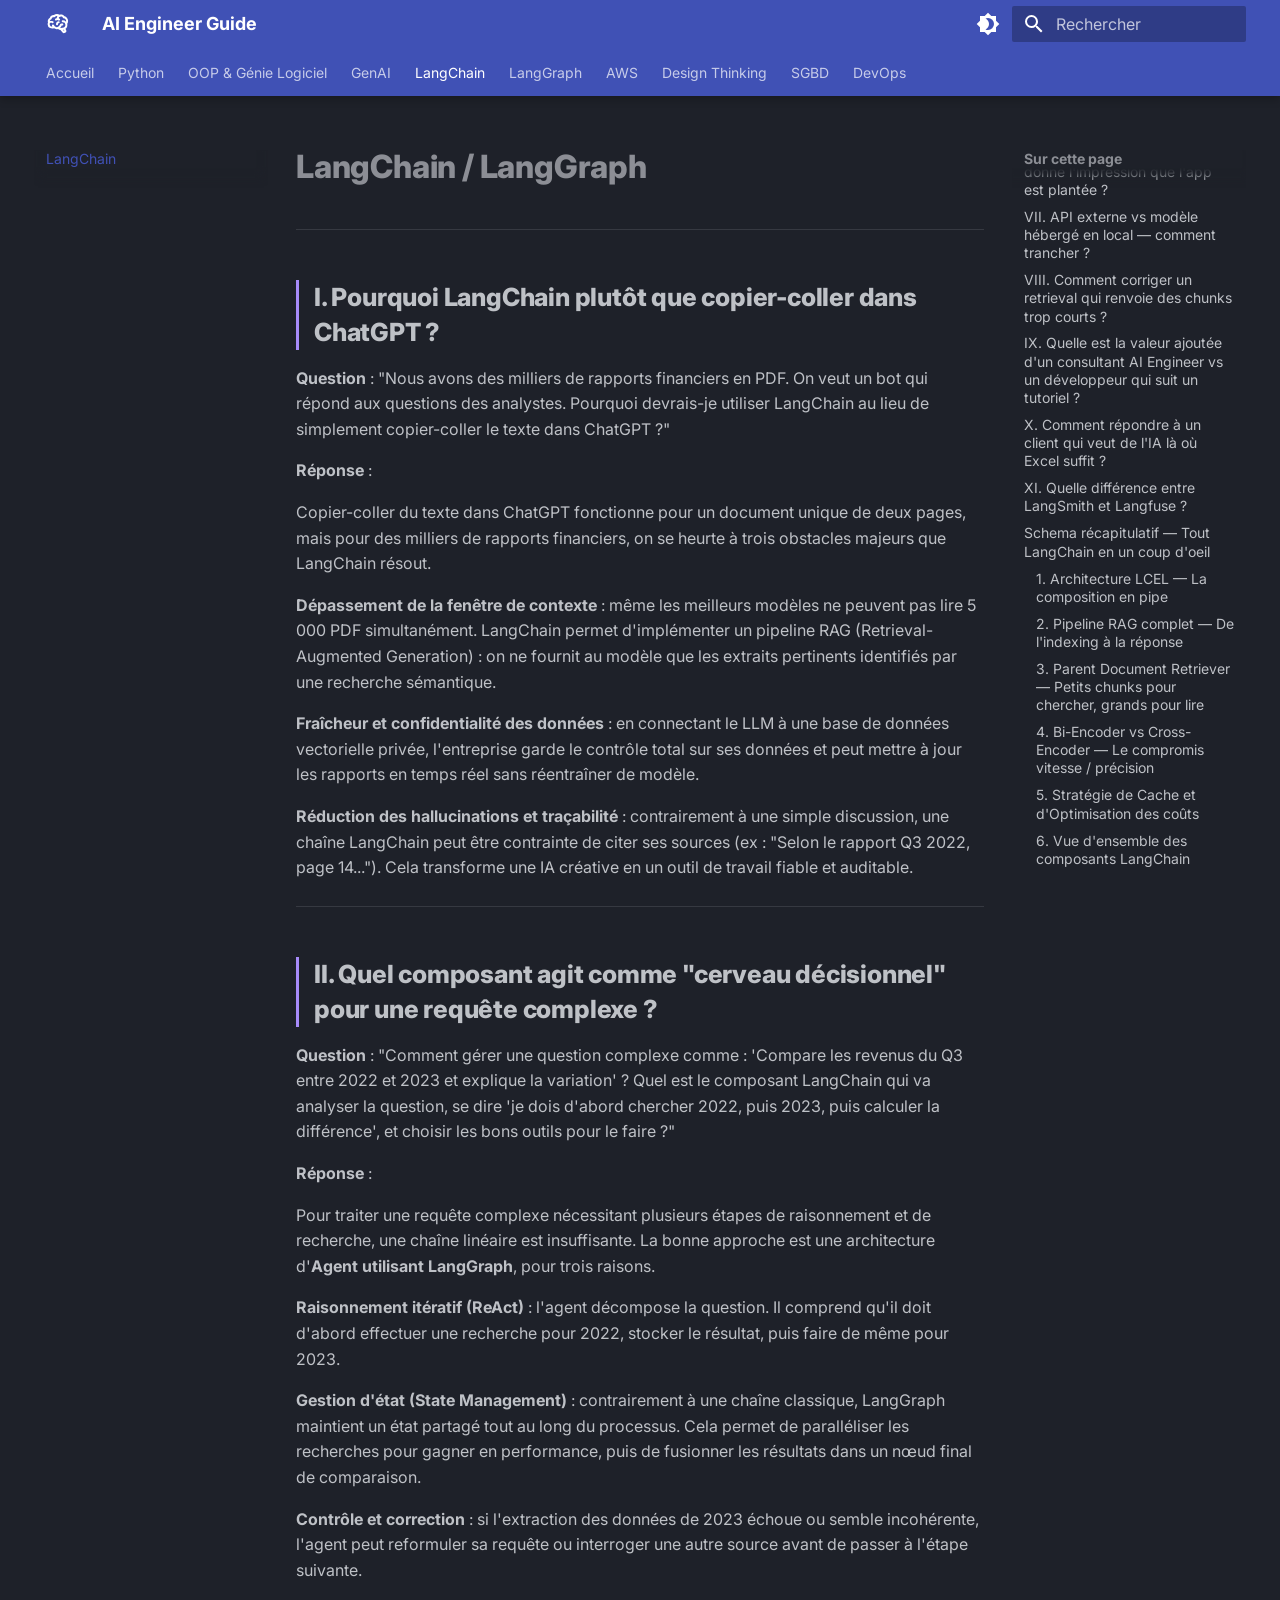
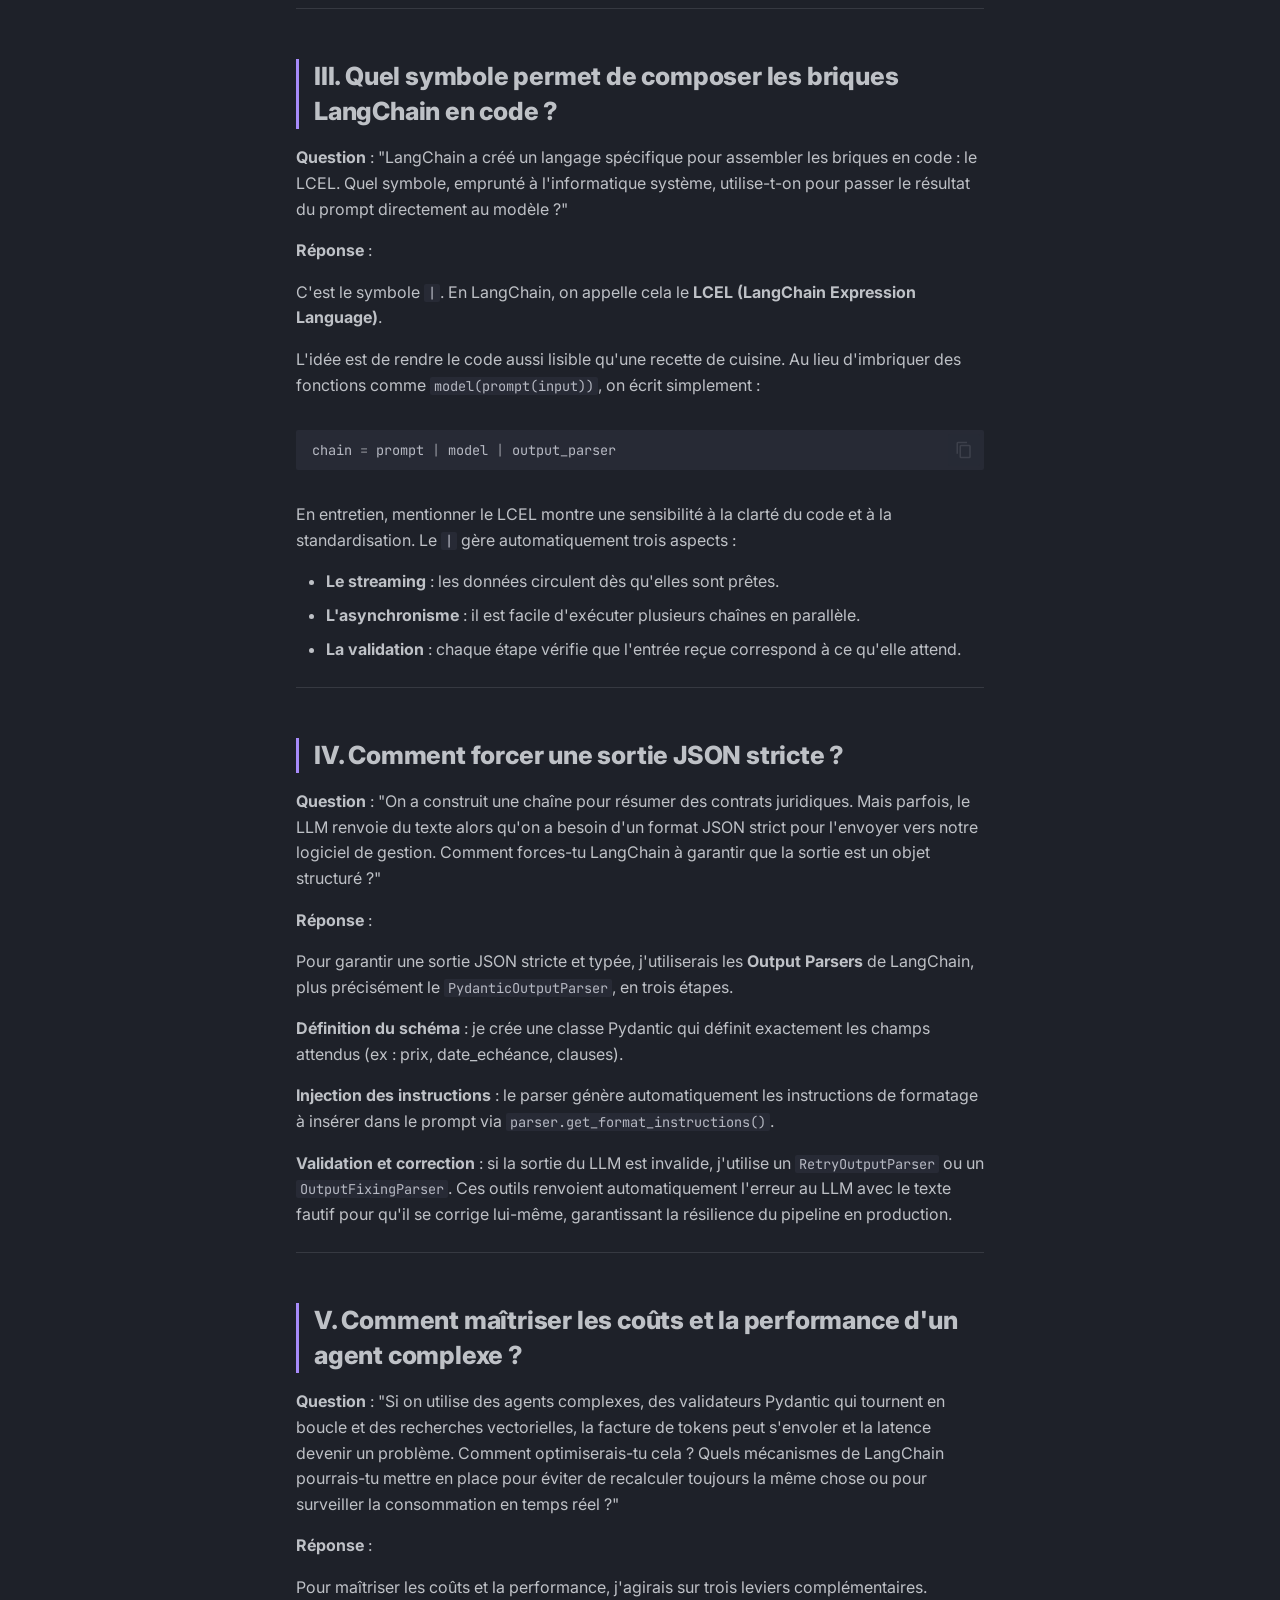
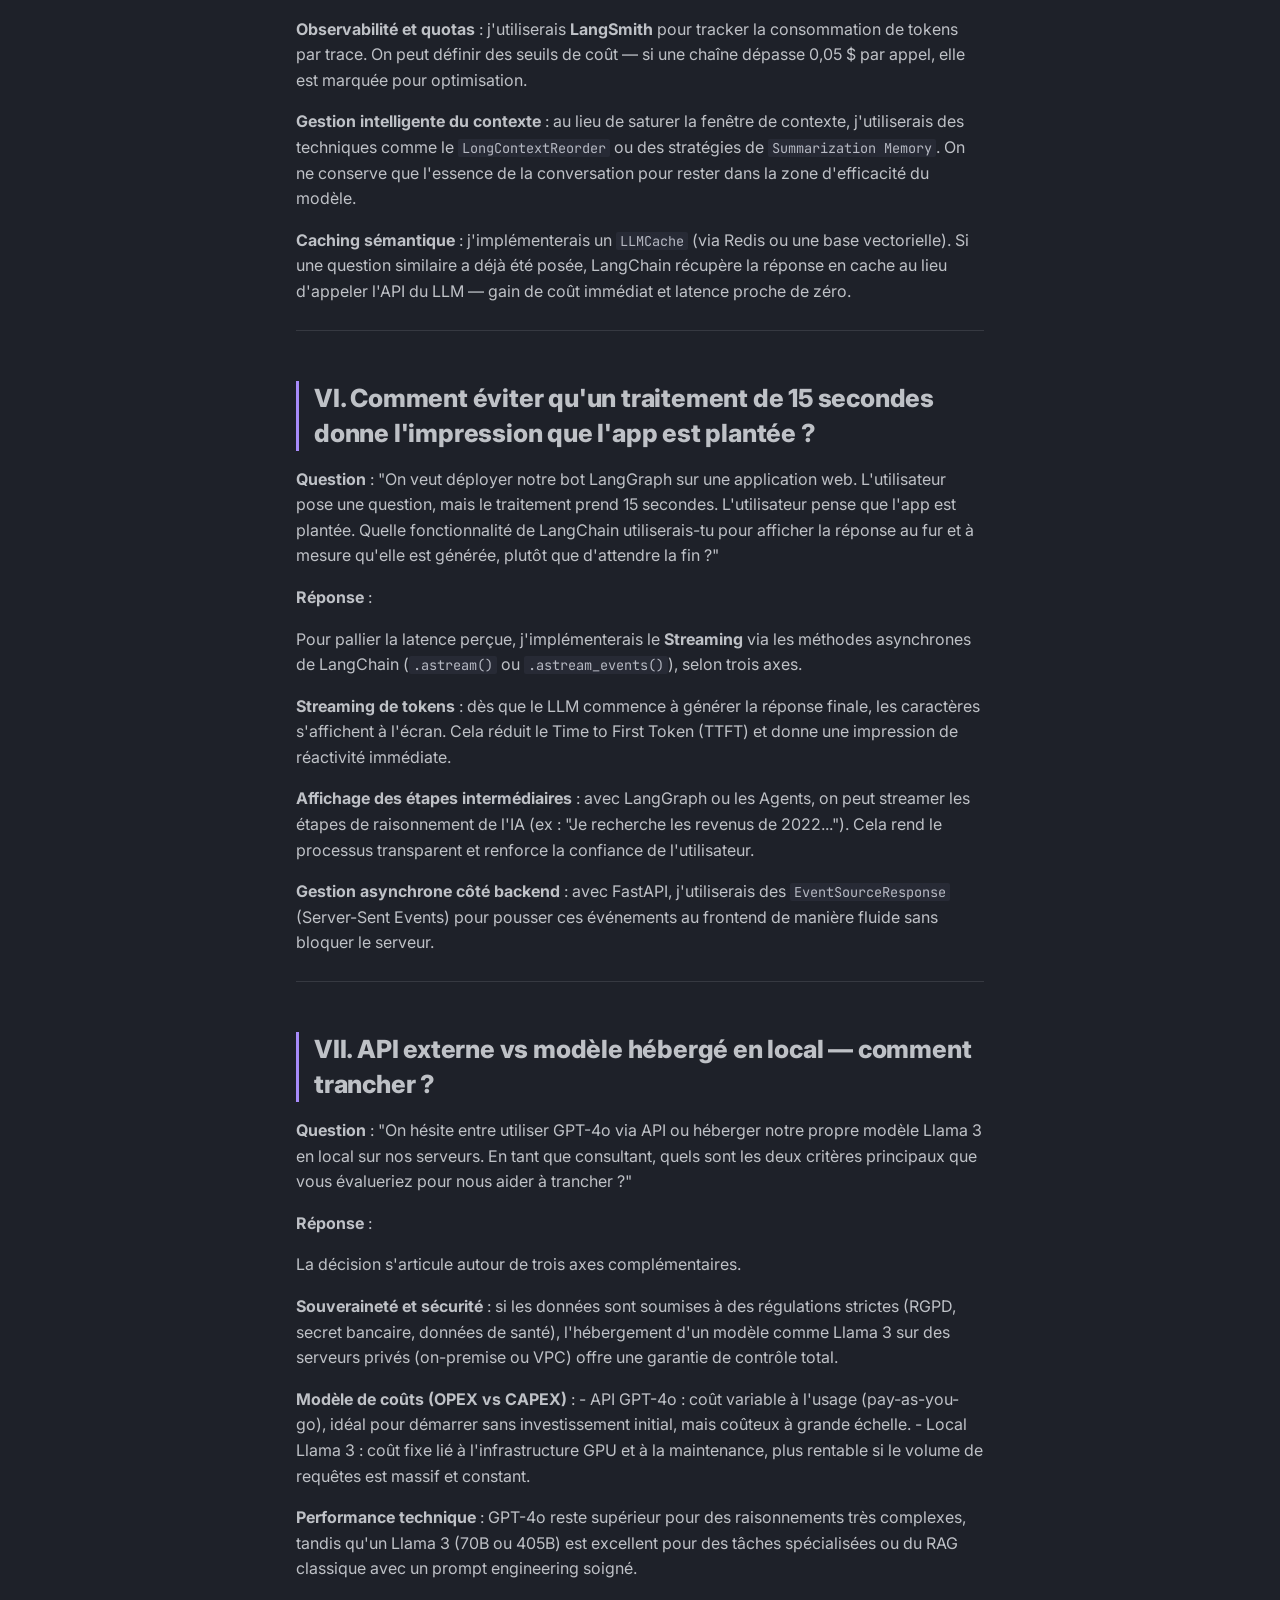
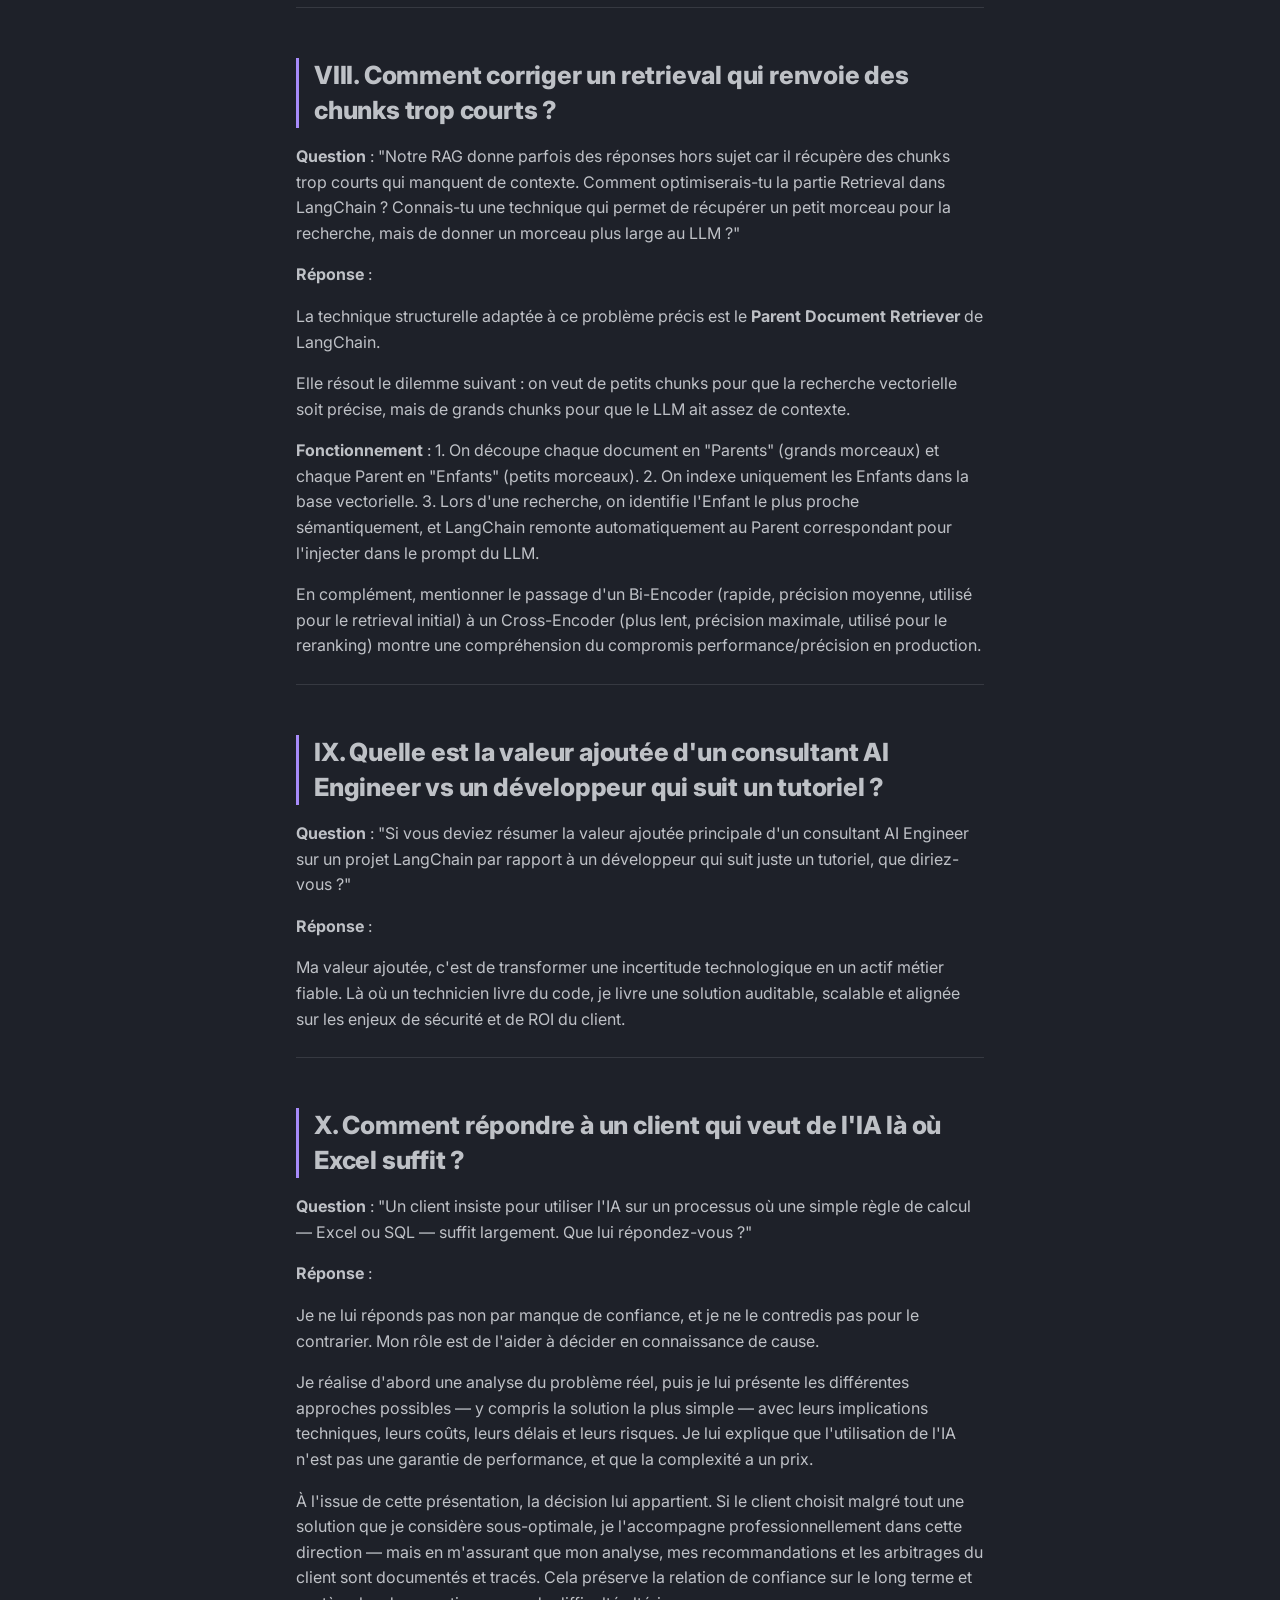
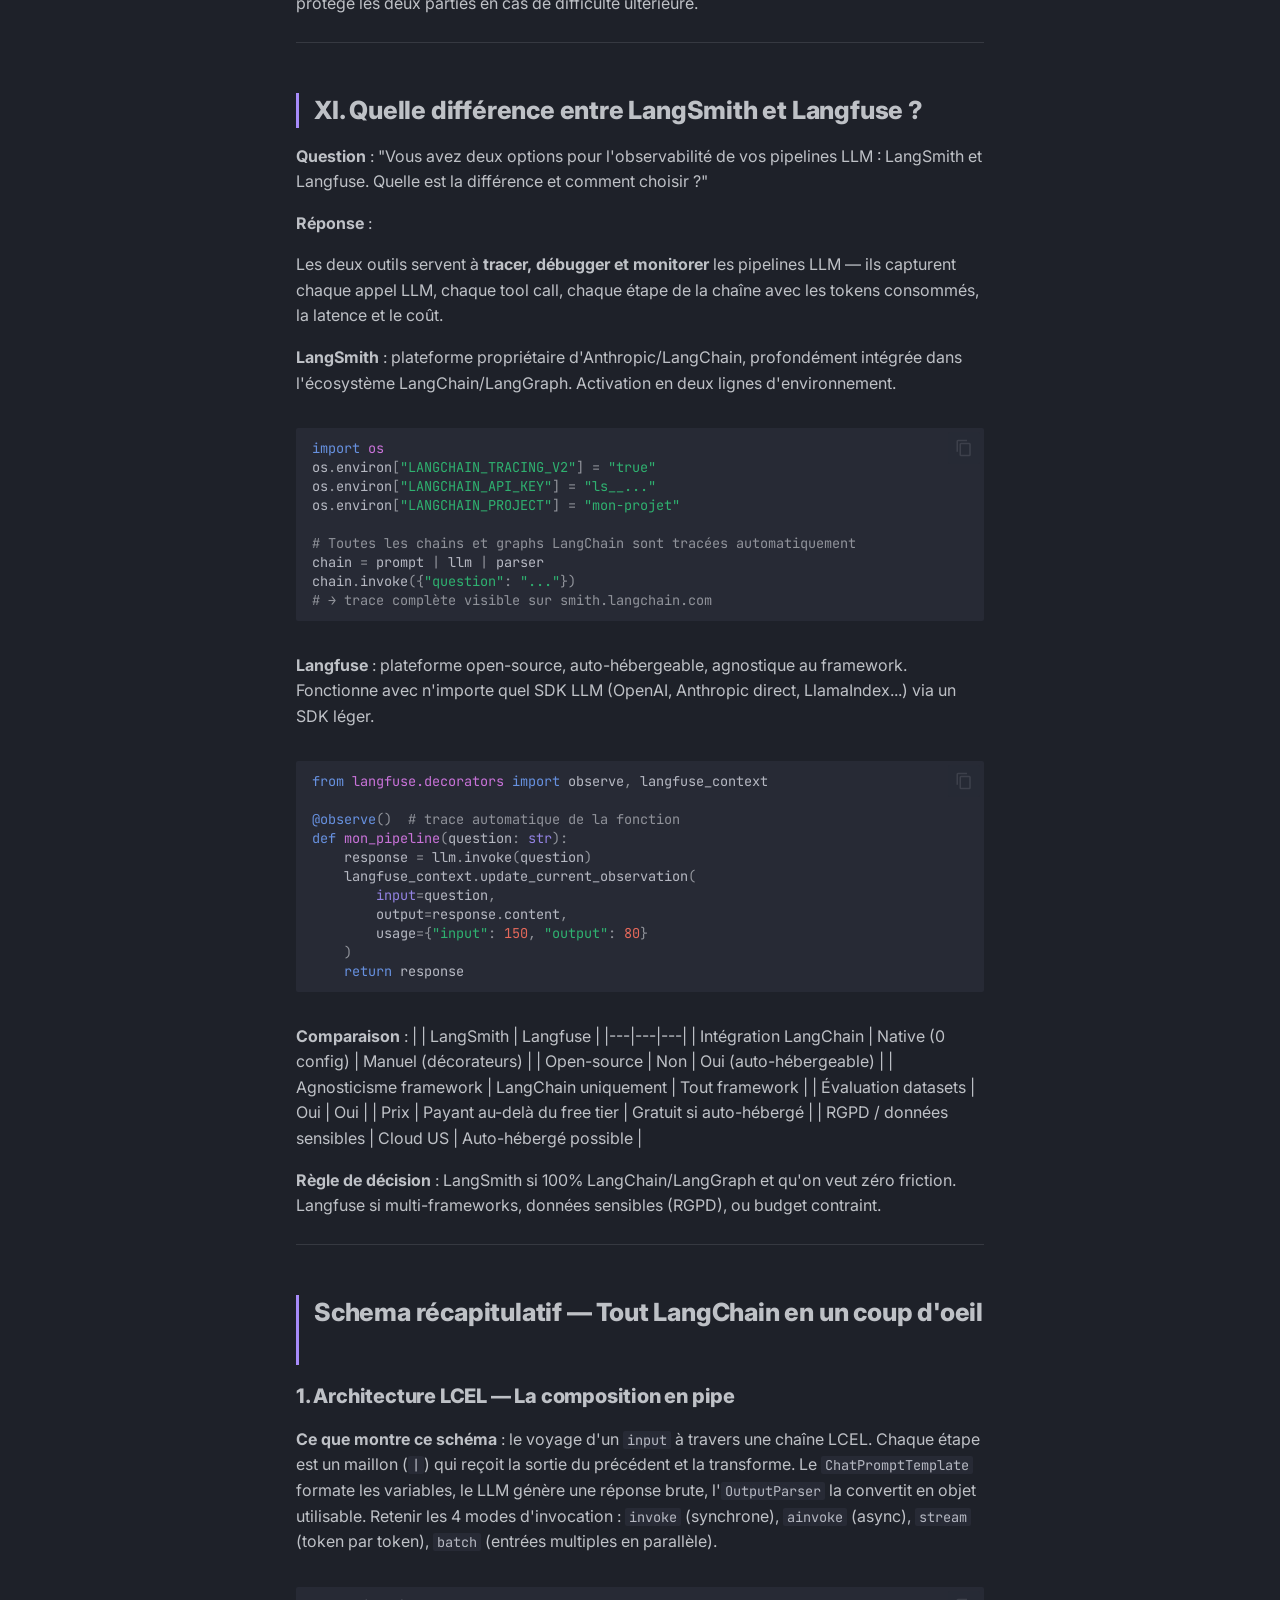
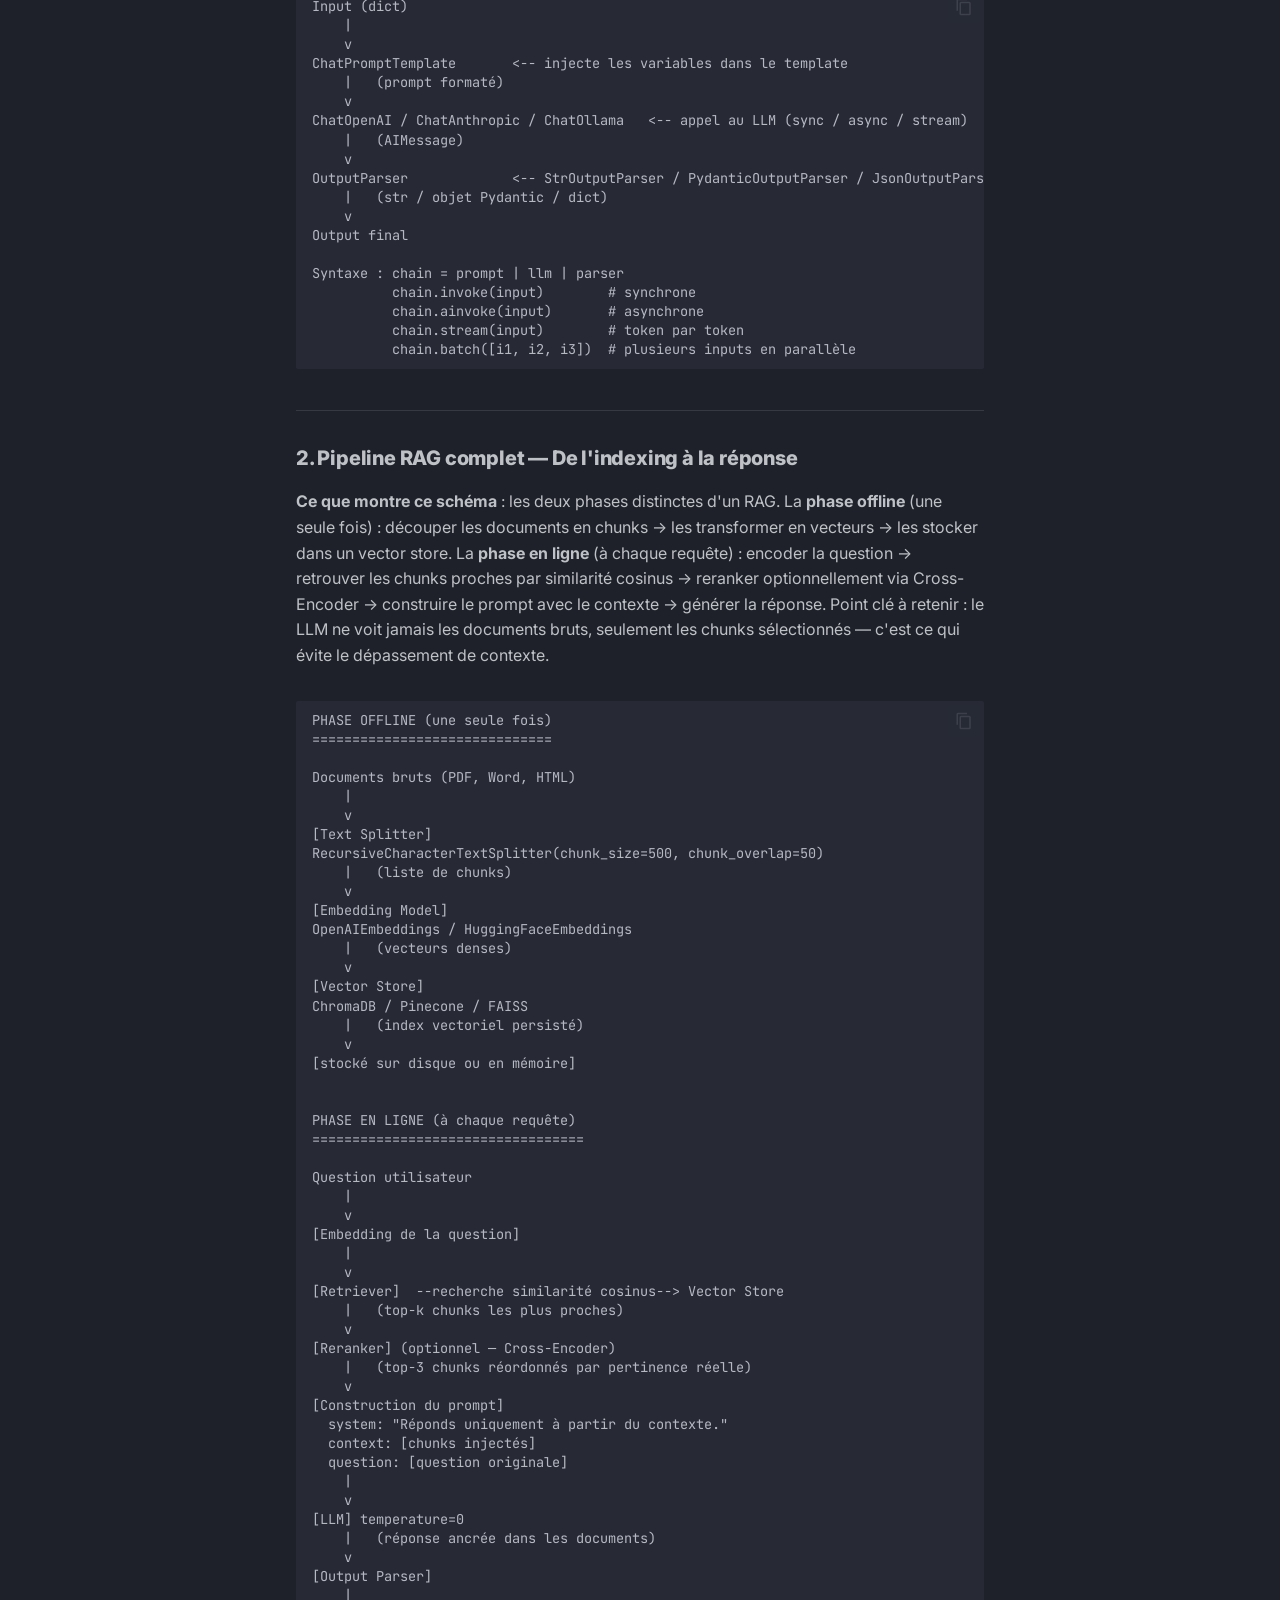
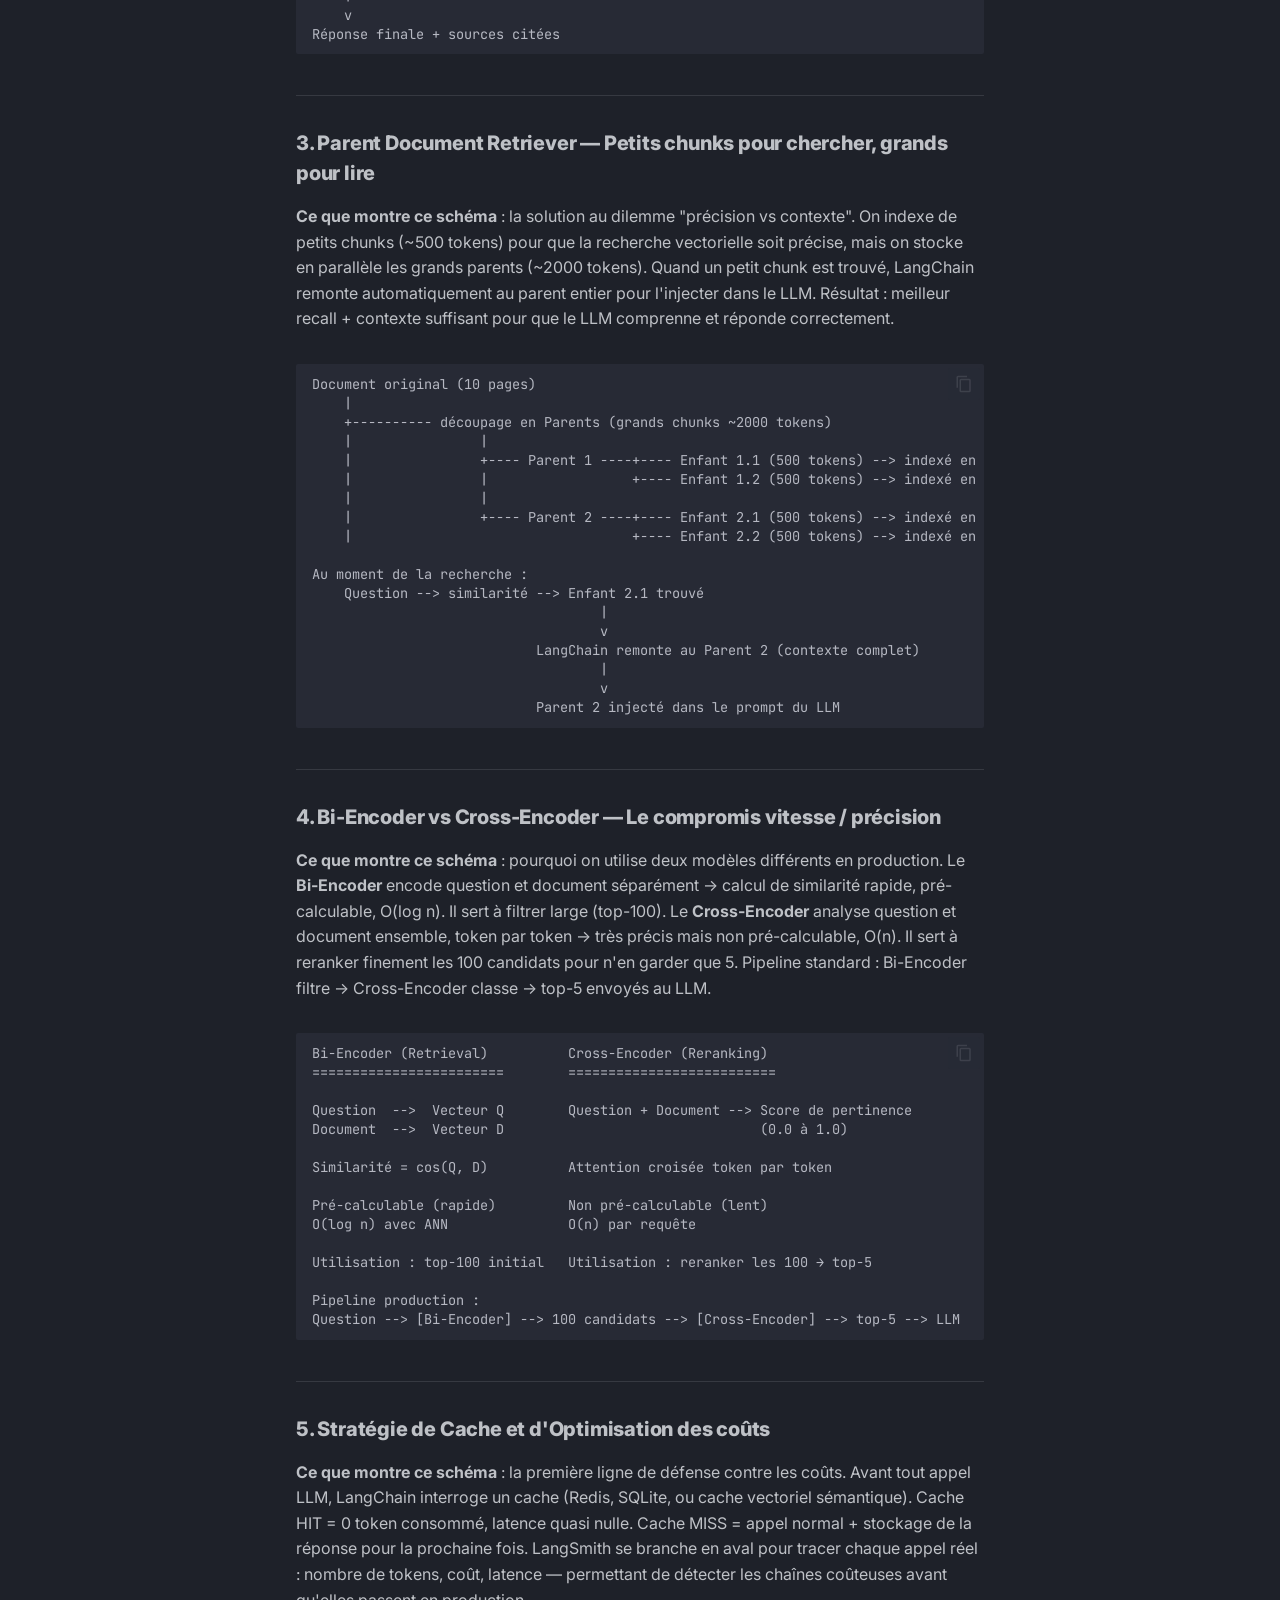
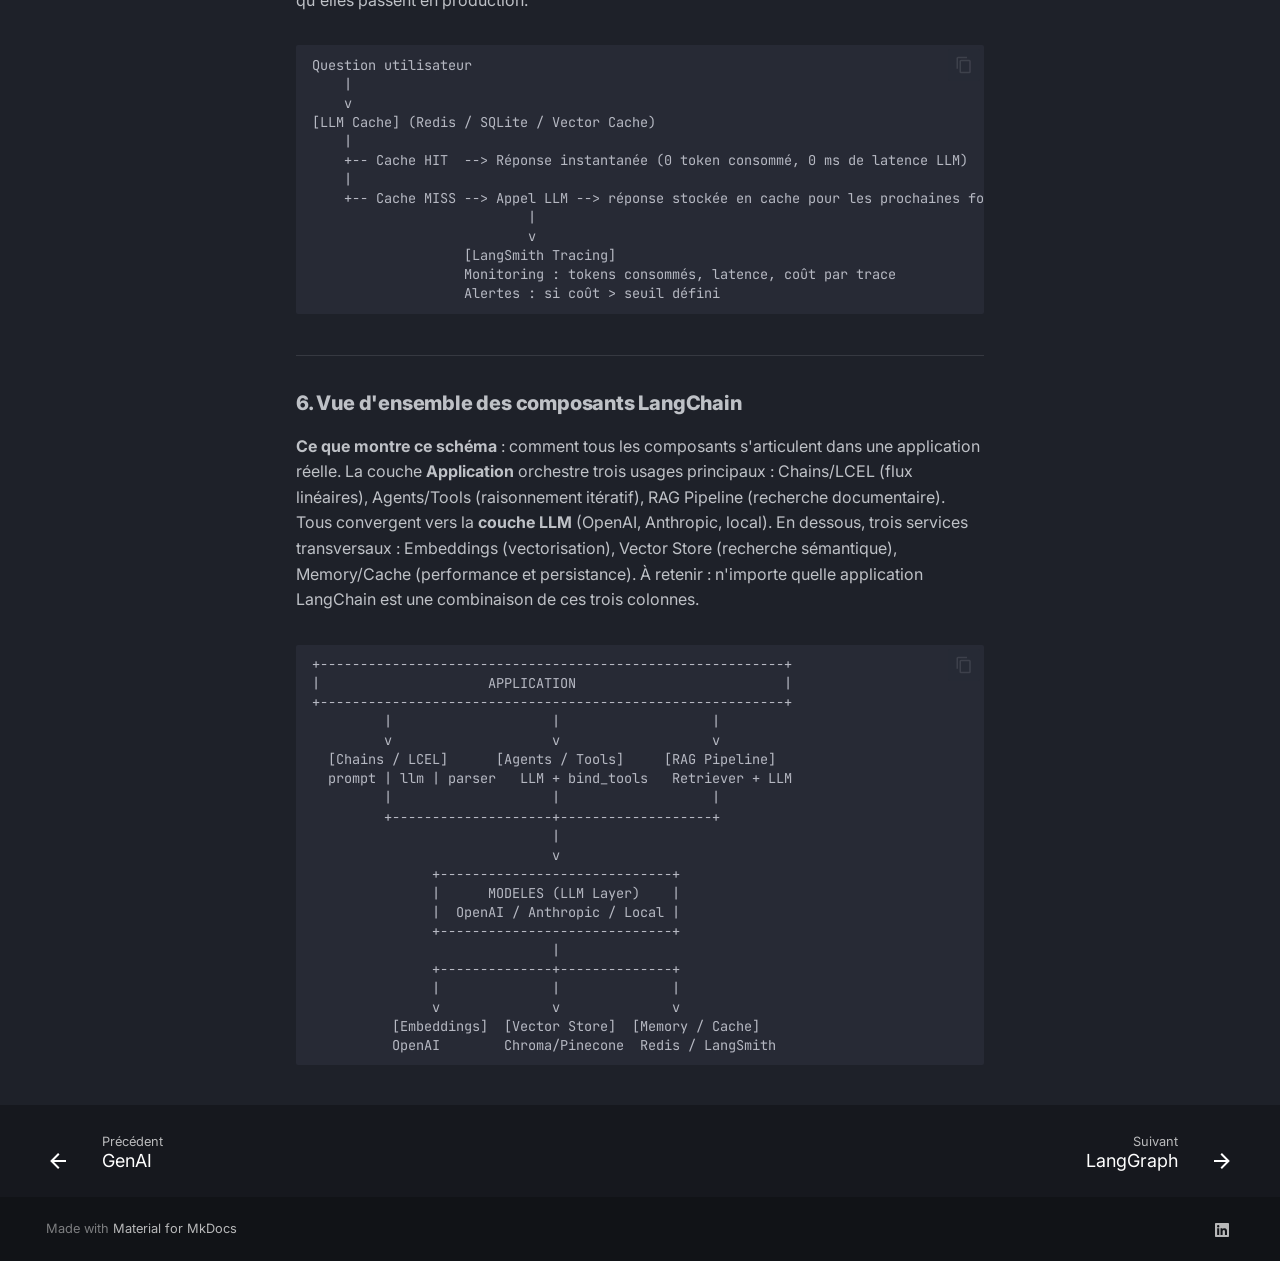
<file: langchain/index.html>
<!doctype html>
<html lang="fr" class="no-js">
  <head>
    
      <meta charset="utf-8">
      <meta name="viewport" content="width=device-width,initial-scale=1">
      
        <meta name="description" content="Fiches de révision techniques — GenAI, LangChain, LangGraph, AWS, Design Thinking">
      
      
      
      
        <link rel="prev" href="../gen_ai/">
      
      
        <link rel="next" href="../langgraph/">
      
      
        
      
      
      <link rel="icon" href="../assets/images/favicon.png">
      <meta name="generator" content="mkdocs-1.6.1, mkdocs-material-9.7.6">
    
    
      
        <title>LangChain - AI Engineer Guide</title>
      
    
    
      <link rel="stylesheet" href="../assets/stylesheets/main.484c7ddc.min.css">
      
        
        <link rel="stylesheet" href="../assets/stylesheets/palette.ab4e12ef.min.css">
      
      


    
    
      
    
    
      
        
        
        <link rel="preconnect" href="https://fonts.gstatic.com" crossorigin>
        <link rel="stylesheet" href="https://fonts.googleapis.com/css?family=Inter:300,300i,400,400i,700,700i%7CJetBrains+Mono:400,400i,700,700i&display=fallback">
        <style>:root{--md-text-font:"Inter";--md-code-font:"JetBrains Mono"}</style>
      
    
    
      <link rel="stylesheet" href="../stylesheets/extra.css">
    
    <script>__md_scope=new URL("..",location),__md_hash=e=>[...e].reduce(((e,_)=>(e<<5)-e+_.charCodeAt(0)),0),__md_get=(e,_=localStorage,t=__md_scope)=>JSON.parse(_.getItem(t.pathname+"."+e)),__md_set=(e,_,t=localStorage,a=__md_scope)=>{try{t.setItem(a.pathname+"."+e,JSON.stringify(_))}catch(e){}}</script>
    
      

    
    
  </head>
  
  
    
    
      
    
    
    
    
    <body dir="ltr" data-md-color-scheme="slate" data-md-color-primary="custom" data-md-color-accent="cyan">
  
    
    <input class="md-toggle" data-md-toggle="drawer" type="checkbox" id="__drawer" autocomplete="off">
    <input class="md-toggle" data-md-toggle="search" type="checkbox" id="__search" autocomplete="off">
    <label class="md-overlay" for="__drawer"></label>
    <div data-md-component="skip">
      
        
        <a href="#langchain-langgraph" class="md-skip">
          Aller au contenu
        </a>
      
    </div>
    <div data-md-component="announce">
      
    </div>
    
    
      

  

<header class="md-header md-header--shadow md-header--lifted" data-md-component="header">
  <nav class="md-header__inner md-grid" aria-label="En-tête">
    <a href=".." title="AI Engineer Guide" class="md-header__button md-logo" aria-label="AI Engineer Guide" data-md-component="logo">
      
  
  <svg xmlns="http://www.w3.org/2000/svg" viewBox="0 0 24 24"><path d="M21.33 12.91c.09 1.55-.62 3.04-1.89 3.95l.77 1.49c.23.45.26.98.06 1.45-.19.47-.58.84-1.06 1l-.79.25a1.687 1.687 0 0 1-1.86-.55L14.44 18c-.89-.15-1.73-.53-2.44-1.1-.5.15-1 .23-1.5.23-.88 0-1.76-.27-2.5-.79-.53.16-1.07.23-1.62.22-.79.01-1.57-.15-2.3-.45a4.1 4.1 0 0 1-2.43-3.61c-.08-.72.04-1.45.35-2.11-.29-.75-.32-1.57-.07-2.33C2.3 7.11 3 6.32 3.87 5.82c.58-1.69 2.21-2.82 4-2.7 1.6-1.5 4.05-1.66 5.83-.37.42-.11.86-.17 1.3-.17 1.36-.03 2.65.57 3.5 1.64 2.04.53 3.5 2.35 3.58 4.47.05 1.11-.25 2.2-.86 3.13.07.36.11.72.11 1.09m-5-1.41c.57.07 1.02.5 1.02 1.07a1 1 0 0 1-1 1h-.63c-.32.9-.88 1.69-1.62 2.29.25.09.51.14.77.21 5.13-.07 4.53-3.2 4.53-3.25a2.59 2.59 0 0 0-2.69-2.49 1 1 0 0 1-1-1 1 1 0 0 1 1-1c1.23.03 2.41.49 3.33 1.3.05-.29.08-.59.08-.89-.06-1.24-.62-2.32-2.87-2.53-1.25-2.96-4.4-1.32-4.4-.4-.03.23.21.72.25.75a1 1 0 0 1 1 1c0 .55-.45 1-1 1-.53-.02-1.03-.22-1.43-.56-.48.31-1.03.5-1.6.56-.57.05-1.04-.35-1.07-.9a.97.97 0 0 1 .88-1.1c.16-.02.94-.14.94-.77 0-.66.25-1.29.68-1.79-.92-.25-1.91.08-2.91 1.29C6.75 5 6 5.25 5.45 7.2 4.5 7.67 4 8 3.78 9c1.08-.22 2.19-.13 3.22.25.5.19.78.75.59 1.29-.19.52-.77.78-1.29.59-.73-.32-1.55-.34-2.3-.06-.32.27-.32.83-.32 1.27 0 .74.37 1.43 1 1.83.53.27 1.12.41 1.71.4q-.225-.39-.39-.81a1.038 1.038 0 0 1 1.96-.68c.4 1.14 1.42 1.92 2.62 2.05 1.37-.07 2.59-.88 3.19-2.13.23-1.38 1.34-1.5 2.56-1.5m2 7.47-.62-1.3-.71.16 1 1.25zm-4.65-8.61a1 1 0 0 0-.91-1.03c-.71-.04-1.4.2-1.93.67-.57.58-.87 1.38-.84 2.19a1 1 0 0 0 1 1c.57 0 1-.45 1-1 0-.27.07-.54.23-.76.12-.1.27-.15.43-.15.55.03 1.02-.38 1.02-.92"/></svg>

    </a>
    <label class="md-header__button md-icon" for="__drawer">
      
      <svg xmlns="http://www.w3.org/2000/svg" viewBox="0 0 24 24"><path d="M3 6h18v2H3zm0 5h18v2H3zm0 5h18v2H3z"/></svg>
    </label>
    <div class="md-header__title" data-md-component="header-title">
      <div class="md-header__ellipsis">
        <div class="md-header__topic">
          <span class="md-ellipsis">
            AI Engineer Guide
          </span>
        </div>
        <div class="md-header__topic" data-md-component="header-topic">
          <span class="md-ellipsis">
            
              LangChain
            
          </span>
        </div>
      </div>
    </div>
    
      
        <form class="md-header__option" data-md-component="palette">
  
    
    
    
    <input class="md-option" data-md-color-media="" data-md-color-scheme="slate" data-md-color-primary="custom" data-md-color-accent="cyan"  aria-label="Passer en mode clair"  type="radio" name="__palette" id="__palette_0">
    
      <label class="md-header__button md-icon" title="Passer en mode clair" for="__palette_1" hidden>
        <svg xmlns="http://www.w3.org/2000/svg" viewBox="0 0 24 24"><path d="M12 18c-.89 0-1.74-.2-2.5-.55C11.56 16.5 13 14.42 13 12s-1.44-4.5-3.5-5.45C10.26 6.2 11.11 6 12 6a6 6 0 0 1 6 6 6 6 0 0 1-6 6m8-9.31V4h-4.69L12 .69 8.69 4H4v4.69L.69 12 4 15.31V20h4.69L12 23.31 15.31 20H20v-4.69L23.31 12z"/></svg>
      </label>
    
  
    
    
    
    <input class="md-option" data-md-color-media="" data-md-color-scheme="default" data-md-color-primary="custom" data-md-color-accent="deep-purple"  aria-label="Passer en mode sombre"  type="radio" name="__palette" id="__palette_1">
    
      <label class="md-header__button md-icon" title="Passer en mode sombre" for="__palette_0" hidden>
        <svg xmlns="http://www.w3.org/2000/svg" viewBox="0 0 24 24"><path d="M12 8a4 4 0 0 0-4 4 4 4 0 0 0 4 4 4 4 0 0 0 4-4 4 4 0 0 0-4-4m0 10a6 6 0 0 1-6-6 6 6 0 0 1 6-6 6 6 0 0 1 6 6 6 6 0 0 1-6 6m8-9.31V4h-4.69L12 .69 8.69 4H4v4.69L.69 12 4 15.31V20h4.69L12 23.31 15.31 20H20v-4.69L23.31 12z"/></svg>
      </label>
    
  
</form>
      
    
    
      <script>var palette=__md_get("__palette");if(palette&&palette.color){if("(prefers-color-scheme)"===palette.color.media){var media=matchMedia("(prefers-color-scheme: light)"),input=document.querySelector(media.matches?"[data-md-color-media='(prefers-color-scheme: light)']":"[data-md-color-media='(prefers-color-scheme: dark)']");palette.color.media=input.getAttribute("data-md-color-media"),palette.color.scheme=input.getAttribute("data-md-color-scheme"),palette.color.primary=input.getAttribute("data-md-color-primary"),palette.color.accent=input.getAttribute("data-md-color-accent")}for(var[key,value]of Object.entries(palette.color))document.body.setAttribute("data-md-color-"+key,value)}</script>
    
    
    
      
      
        <label class="md-header__button md-icon" for="__search">
          
          <svg xmlns="http://www.w3.org/2000/svg" viewBox="0 0 24 24"><path d="M9.5 3A6.5 6.5 0 0 1 16 9.5c0 1.61-.59 3.09-1.56 4.23l.27.27h.79l5 5-1.5 1.5-5-5v-.79l-.27-.27A6.52 6.52 0 0 1 9.5 16 6.5 6.5 0 0 1 3 9.5 6.5 6.5 0 0 1 9.5 3m0 2C7 5 5 7 5 9.5S7 14 9.5 14 14 12 14 9.5 12 5 9.5 5"/></svg>
        </label>
        <div class="md-search" data-md-component="search" role="dialog">
  <label class="md-search__overlay" for="__search"></label>
  <div class="md-search__inner" role="search">
    <form class="md-search__form" name="search">
      <input type="text" class="md-search__input" name="query" aria-label="Rechercher" placeholder="Rechercher" autocapitalize="off" autocorrect="off" autocomplete="off" spellcheck="false" data-md-component="search-query" required>
      <label class="md-search__icon md-icon" for="__search">
        
        <svg xmlns="http://www.w3.org/2000/svg" viewBox="0 0 24 24"><path d="M9.5 3A6.5 6.5 0 0 1 16 9.5c0 1.61-.59 3.09-1.56 4.23l.27.27h.79l5 5-1.5 1.5-5-5v-.79l-.27-.27A6.52 6.52 0 0 1 9.5 16 6.5 6.5 0 0 1 3 9.5 6.5 6.5 0 0 1 9.5 3m0 2C7 5 5 7 5 9.5S7 14 9.5 14 14 12 14 9.5 12 5 9.5 5"/></svg>
        
        <svg xmlns="http://www.w3.org/2000/svg" viewBox="0 0 24 24"><path d="M20 11v2H8l5.5 5.5-1.42 1.42L4.16 12l7.92-7.92L13.5 5.5 8 11z"/></svg>
      </label>
      <nav class="md-search__options" aria-label="Recherche">
        
          <a href="javascript:void(0)" class="md-search__icon md-icon" title="Partager" aria-label="Partager" data-clipboard data-clipboard-text="" data-md-component="search-share" tabindex="-1">
            
            <svg xmlns="http://www.w3.org/2000/svg" viewBox="0 0 24 24"><path d="M18 16.08c-.76 0-1.44.3-1.96.77L8.91 12.7c.05-.23.09-.46.09-.7s-.04-.47-.09-.7l7.05-4.11c.54.5 1.25.81 2.04.81a3 3 0 0 0 3-3 3 3 0 0 0-3-3 3 3 0 0 0-3 3c0 .24.04.47.09.7L8.04 9.81C7.5 9.31 6.79 9 6 9a3 3 0 0 0-3 3 3 3 0 0 0 3 3c.79 0 1.5-.31 2.04-.81l7.12 4.15c-.05.21-.08.43-.08.66 0 1.61 1.31 2.91 2.92 2.91s2.92-1.3 2.92-2.91A2.92 2.92 0 0 0 18 16.08"/></svg>
          </a>
        
        <button type="reset" class="md-search__icon md-icon" title="Effacer" aria-label="Effacer" tabindex="-1">
          
          <svg xmlns="http://www.w3.org/2000/svg" viewBox="0 0 24 24"><path d="M19 6.41 17.59 5 12 10.59 6.41 5 5 6.41 10.59 12 5 17.59 6.41 19 12 13.41 17.59 19 19 17.59 13.41 12z"/></svg>
        </button>
      </nav>
      
        <div class="md-search__suggest" data-md-component="search-suggest"></div>
      
    </form>
    <div class="md-search__output">
      <div class="md-search__scrollwrap" tabindex="0" data-md-scrollfix>
        <div class="md-search-result" data-md-component="search-result">
          <div class="md-search-result__meta">
            Initialisation de la recherche
          </div>
          <ol class="md-search-result__list" role="presentation"></ol>
        </div>
      </div>
    </div>
  </div>
</div>
      
    
    
  </nav>
  
    
      
<nav class="md-tabs" aria-label="Onglets" data-md-component="tabs">
  <div class="md-grid">
    <ul class="md-tabs__list">
      
        
  
  
  
  
    <li class="md-tabs__item">
      <a href=".." class="md-tabs__link">
        
  
  
    
  
  Accueil

      </a>
    </li>
  

      
        
  
  
  
  
    <li class="md-tabs__item">
      <a href="../python/" class="md-tabs__link">
        
  
  
    
  
  Python

      </a>
    </li>
  

      
        
  
  
  
  
    <li class="md-tabs__item">
      <a href="../oop/" class="md-tabs__link">
        
  
  
    
  
  OOP & Génie Logiciel

      </a>
    </li>
  

      
        
  
  
  
  
    <li class="md-tabs__item">
      <a href="../gen_ai/" class="md-tabs__link">
        
  
  
    
  
  GenAI

      </a>
    </li>
  

      
        
  
  
  
    
  
  
    <li class="md-tabs__item md-tabs__item--active">
      <a href="./" class="md-tabs__link">
        
  
  
    
  
  LangChain

      </a>
    </li>
  

      
        
  
  
  
  
    <li class="md-tabs__item">
      <a href="../langgraph/" class="md-tabs__link">
        
  
  
    
  
  LangGraph

      </a>
    </li>
  

      
        
  
  
  
  
    <li class="md-tabs__item">
      <a href="../aws/" class="md-tabs__link">
        
  
  
    
  
  AWS

      </a>
    </li>
  

      
        
  
  
  
  
    <li class="md-tabs__item">
      <a href="../design_thinking/" class="md-tabs__link">
        
  
  
    
  
  Design Thinking

      </a>
    </li>
  

      
        
  
  
  
  
    <li class="md-tabs__item">
      <a href="../sgbd/" class="md-tabs__link">
        
  
  
    
  
  SGBD

      </a>
    </li>
  

      
        
  
  
  
  
    <li class="md-tabs__item">
      <a href="../devops/" class="md-tabs__link">
        
  
  
    
  
  DevOps

      </a>
    </li>
  

      
    </ul>
  </div>
</nav>
    
  
</header>
    
    <div class="md-container" data-md-component="container">
      
      
        
      
      <main class="md-main" data-md-component="main">
        <div class="md-main__inner md-grid">
          
            
              
              <div class="md-sidebar md-sidebar--primary" data-md-component="sidebar" data-md-type="navigation" >
                <div class="md-sidebar__scrollwrap">
                  <div class="md-sidebar__inner">
                    


  


<nav class="md-nav md-nav--primary md-nav--lifted" aria-label="Navigation" data-md-level="0">
  <label class="md-nav__title" for="__drawer">
    <a href=".." title="AI Engineer Guide" class="md-nav__button md-logo" aria-label="AI Engineer Guide" data-md-component="logo">
      
  
  <svg xmlns="http://www.w3.org/2000/svg" viewBox="0 0 24 24"><path d="M21.33 12.91c.09 1.55-.62 3.04-1.89 3.95l.77 1.49c.23.45.26.98.06 1.45-.19.47-.58.84-1.06 1l-.79.25a1.687 1.687 0 0 1-1.86-.55L14.44 18c-.89-.15-1.73-.53-2.44-1.1-.5.15-1 .23-1.5.23-.88 0-1.76-.27-2.5-.79-.53.16-1.07.23-1.62.22-.79.01-1.57-.15-2.3-.45a4.1 4.1 0 0 1-2.43-3.61c-.08-.72.04-1.45.35-2.11-.29-.75-.32-1.57-.07-2.33C2.3 7.11 3 6.32 3.87 5.82c.58-1.69 2.21-2.82 4-2.7 1.6-1.5 4.05-1.66 5.83-.37.42-.11.86-.17 1.3-.17 1.36-.03 2.65.57 3.5 1.64 2.04.53 3.5 2.35 3.58 4.47.05 1.11-.25 2.2-.86 3.13.07.36.11.72.11 1.09m-5-1.41c.57.07 1.02.5 1.02 1.07a1 1 0 0 1-1 1h-.63c-.32.9-.88 1.69-1.62 2.29.25.09.51.14.77.21 5.13-.07 4.53-3.2 4.53-3.25a2.59 2.59 0 0 0-2.69-2.49 1 1 0 0 1-1-1 1 1 0 0 1 1-1c1.23.03 2.41.49 3.33 1.3.05-.29.08-.59.08-.89-.06-1.24-.62-2.32-2.87-2.53-1.25-2.96-4.4-1.32-4.4-.4-.03.23.21.72.25.75a1 1 0 0 1 1 1c0 .55-.45 1-1 1-.53-.02-1.03-.22-1.43-.56-.48.31-1.03.5-1.6.56-.57.05-1.04-.35-1.07-.9a.97.97 0 0 1 .88-1.1c.16-.02.94-.14.94-.77 0-.66.25-1.29.68-1.79-.92-.25-1.91.08-2.91 1.29C6.75 5 6 5.25 5.45 7.2 4.5 7.67 4 8 3.78 9c1.08-.22 2.19-.13 3.22.25.5.19.78.75.59 1.29-.19.52-.77.78-1.29.59-.73-.32-1.55-.34-2.3-.06-.32.27-.32.83-.32 1.27 0 .74.37 1.43 1 1.83.53.27 1.12.41 1.71.4q-.225-.39-.39-.81a1.038 1.038 0 0 1 1.96-.68c.4 1.14 1.42 1.92 2.62 2.05 1.37-.07 2.59-.88 3.19-2.13.23-1.38 1.34-1.5 2.56-1.5m2 7.47-.62-1.3-.71.16 1 1.25zm-4.65-8.61a1 1 0 0 0-.91-1.03c-.71-.04-1.4.2-1.93.67-.57.58-.87 1.38-.84 2.19a1 1 0 0 0 1 1c.57 0 1-.45 1-1 0-.27.07-.54.23-.76.12-.1.27-.15.43-.15.55.03 1.02-.38 1.02-.92"/></svg>

    </a>
    AI Engineer Guide
  </label>
  
  <ul class="md-nav__list" data-md-scrollfix>
    
      
      
  
  
  
  
    <li class="md-nav__item">
      <a href=".." class="md-nav__link">
        
  
  
  <span class="md-ellipsis">
    
  
    Accueil
  

    
  </span>
  
  

      </a>
    </li>
  

    
      
      
  
  
  
  
    <li class="md-nav__item">
      <a href="../python/" class="md-nav__link">
        
  
  
  <span class="md-ellipsis">
    
  
    Python
  

    
  </span>
  
  

      </a>
    </li>
  

    
      
      
  
  
  
  
    <li class="md-nav__item">
      <a href="../oop/" class="md-nav__link">
        
  
  
  <span class="md-ellipsis">
    
  
    OOP & Génie Logiciel
  

    
  </span>
  
  

      </a>
    </li>
  

    
      
      
  
  
  
  
    <li class="md-nav__item">
      <a href="../gen_ai/" class="md-nav__link">
        
  
  
  <span class="md-ellipsis">
    
  
    GenAI
  

    
  </span>
  
  

      </a>
    </li>
  

    
      
      
  
  
    
  
  
  
    <li class="md-nav__item md-nav__item--active">
      
      <input class="md-nav__toggle md-toggle" type="checkbox" id="__toc">
      
      
        
      
      
        <label class="md-nav__link md-nav__link--active" for="__toc">
          
  
  
  <span class="md-ellipsis">
    
  
    LangChain
  

    
  </span>
  
  

          <span class="md-nav__icon md-icon"></span>
        </label>
      
      <a href="./" class="md-nav__link md-nav__link--active">
        
  
  
  <span class="md-ellipsis">
    
  
    LangChain
  

    
  </span>
  
  

      </a>
      
        

  

<nav class="md-nav md-nav--secondary" aria-label="Sur cette page">
  
  
  
    
  
  
    <label class="md-nav__title" for="__toc">
      <span class="md-nav__icon md-icon"></span>
      Sur cette page
    </label>
    <ul class="md-nav__list" data-md-component="toc" data-md-scrollfix>
      
        <li class="md-nav__item">
  <a href="#i-pourquoi-langchain-plutot-que-copier-coller-dans-chatgpt" class="md-nav__link">
    <span class="md-ellipsis">
      
        I. Pourquoi LangChain plutôt que copier-coller dans ChatGPT ?
      
    </span>
  </a>
  
</li>
      
        <li class="md-nav__item">
  <a href="#ii-quel-composant-agit-comme-cerveau-decisionnel-pour-une-requete-complexe" class="md-nav__link">
    <span class="md-ellipsis">
      
        II. Quel composant agit comme "cerveau décisionnel" pour une requête complexe ?
      
    </span>
  </a>
  
</li>
      
        <li class="md-nav__item">
  <a href="#iii-quel-symbole-permet-de-composer-les-briques-langchain-en-code" class="md-nav__link">
    <span class="md-ellipsis">
      
        III. Quel symbole permet de composer les briques LangChain en code ?
      
    </span>
  </a>
  
</li>
      
        <li class="md-nav__item">
  <a href="#iv-comment-forcer-une-sortie-json-stricte" class="md-nav__link">
    <span class="md-ellipsis">
      
        IV. Comment forcer une sortie JSON stricte ?
      
    </span>
  </a>
  
</li>
      
        <li class="md-nav__item">
  <a href="#v-comment-maitriser-les-couts-et-la-performance-dun-agent-complexe" class="md-nav__link">
    <span class="md-ellipsis">
      
        V. Comment maîtriser les coûts et la performance d'un agent complexe ?
      
    </span>
  </a>
  
</li>
      
        <li class="md-nav__item">
  <a href="#vi-comment-eviter-quun-traitement-de-15-secondes-donne-limpression-que-lapp-est-plantee" class="md-nav__link">
    <span class="md-ellipsis">
      
        VI. Comment éviter qu'un traitement de 15 secondes donne l'impression que l'app est plantée ?
      
    </span>
  </a>
  
</li>
      
        <li class="md-nav__item">
  <a href="#vii-api-externe-vs-modele-heberge-en-local-comment-trancher" class="md-nav__link">
    <span class="md-ellipsis">
      
        VII. API externe vs modèle hébergé en local — comment trancher ?
      
    </span>
  </a>
  
</li>
      
        <li class="md-nav__item">
  <a href="#viii-comment-corriger-un-retrieval-qui-renvoie-des-chunks-trop-courts" class="md-nav__link">
    <span class="md-ellipsis">
      
        VIII. Comment corriger un retrieval qui renvoie des chunks trop courts ?
      
    </span>
  </a>
  
</li>
      
        <li class="md-nav__item">
  <a href="#ix-quelle-est-la-valeur-ajoutee-dun-consultant-ai-engineer-vs-un-developpeur-qui-suit-un-tutoriel" class="md-nav__link">
    <span class="md-ellipsis">
      
        IX. Quelle est la valeur ajoutée d'un consultant AI Engineer vs un développeur qui suit un tutoriel ?
      
    </span>
  </a>
  
</li>
      
        <li class="md-nav__item">
  <a href="#x-comment-repondre-a-un-client-qui-veut-de-lia-la-ou-excel-suffit" class="md-nav__link">
    <span class="md-ellipsis">
      
        X. Comment répondre à un client qui veut de l'IA là où Excel suffit ?
      
    </span>
  </a>
  
</li>
      
        <li class="md-nav__item">
  <a href="#xi-quelle-difference-entre-langsmith-et-langfuse" class="md-nav__link">
    <span class="md-ellipsis">
      
        XI. Quelle différence entre LangSmith et Langfuse ?
      
    </span>
  </a>
  
</li>
      
        <li class="md-nav__item">
  <a href="#schema-recapitulatif-tout-langchain-en-un-coup-doeil" class="md-nav__link">
    <span class="md-ellipsis">
      
        Schema récapitulatif — Tout LangChain en un coup d'oeil
      
    </span>
  </a>
  
    <nav class="md-nav" aria-label="Schema récapitulatif — Tout LangChain en un coup d&#39;oeil">
      <ul class="md-nav__list">
        
          <li class="md-nav__item">
  <a href="#1-architecture-lcel-la-composition-en-pipe" class="md-nav__link">
    <span class="md-ellipsis">
      
        1. Architecture LCEL — La composition en pipe
      
    </span>
  </a>
  
</li>
        
          <li class="md-nav__item">
  <a href="#2-pipeline-rag-complet-de-lindexing-a-la-reponse" class="md-nav__link">
    <span class="md-ellipsis">
      
        2. Pipeline RAG complet — De l'indexing à la réponse
      
    </span>
  </a>
  
</li>
        
          <li class="md-nav__item">
  <a href="#3-parent-document-retriever-petits-chunks-pour-chercher-grands-pour-lire" class="md-nav__link">
    <span class="md-ellipsis">
      
        3. Parent Document Retriever — Petits chunks pour chercher, grands pour lire
      
    </span>
  </a>
  
</li>
        
          <li class="md-nav__item">
  <a href="#4-bi-encoder-vs-cross-encoder-le-compromis-vitesse-precision" class="md-nav__link">
    <span class="md-ellipsis">
      
        4. Bi-Encoder vs Cross-Encoder — Le compromis vitesse / précision
      
    </span>
  </a>
  
</li>
        
          <li class="md-nav__item">
  <a href="#5-strategie-de-cache-et-doptimisation-des-couts" class="md-nav__link">
    <span class="md-ellipsis">
      
        5. Stratégie de Cache et d'Optimisation des coûts
      
    </span>
  </a>
  
</li>
        
          <li class="md-nav__item">
  <a href="#6-vue-densemble-des-composants-langchain" class="md-nav__link">
    <span class="md-ellipsis">
      
        6. Vue d'ensemble des composants LangChain
      
    </span>
  </a>
  
</li>
        
      </ul>
    </nav>
  
</li>
      
    </ul>
  
</nav>
      
    </li>
  

    
      
      
  
  
  
  
    <li class="md-nav__item">
      <a href="../langgraph/" class="md-nav__link">
        
  
  
  <span class="md-ellipsis">
    
  
    LangGraph
  

    
  </span>
  
  

      </a>
    </li>
  

    
      
      
  
  
  
  
    <li class="md-nav__item">
      <a href="../aws/" class="md-nav__link">
        
  
  
  <span class="md-ellipsis">
    
  
    AWS
  

    
  </span>
  
  

      </a>
    </li>
  

    
      
      
  
  
  
  
    <li class="md-nav__item">
      <a href="../design_thinking/" class="md-nav__link">
        
  
  
  <span class="md-ellipsis">
    
  
    Design Thinking
  

    
  </span>
  
  

      </a>
    </li>
  

    
      
      
  
  
  
  
    <li class="md-nav__item">
      <a href="../sgbd/" class="md-nav__link">
        
  
  
  <span class="md-ellipsis">
    
  
    SGBD
  

    
  </span>
  
  

      </a>
    </li>
  

    
      
      
  
  
  
  
    <li class="md-nav__item">
      <a href="../devops/" class="md-nav__link">
        
  
  
  <span class="md-ellipsis">
    
  
    DevOps
  

    
  </span>
  
  

      </a>
    </li>
  

    
  </ul>
</nav>
                  </div>
                </div>
              </div>
            
            
              
              <div class="md-sidebar md-sidebar--secondary" data-md-component="sidebar" data-md-type="toc" >
                <div class="md-sidebar__scrollwrap">
                  <div class="md-sidebar__inner">
                    

  

<nav class="md-nav md-nav--secondary" aria-label="Sur cette page">
  
  
  
    
  
  
    <label class="md-nav__title" for="__toc">
      <span class="md-nav__icon md-icon"></span>
      Sur cette page
    </label>
    <ul class="md-nav__list" data-md-component="toc" data-md-scrollfix>
      
        <li class="md-nav__item">
  <a href="#i-pourquoi-langchain-plutot-que-copier-coller-dans-chatgpt" class="md-nav__link">
    <span class="md-ellipsis">
      
        I. Pourquoi LangChain plutôt que copier-coller dans ChatGPT ?
      
    </span>
  </a>
  
</li>
      
        <li class="md-nav__item">
  <a href="#ii-quel-composant-agit-comme-cerveau-decisionnel-pour-une-requete-complexe" class="md-nav__link">
    <span class="md-ellipsis">
      
        II. Quel composant agit comme "cerveau décisionnel" pour une requête complexe ?
      
    </span>
  </a>
  
</li>
      
        <li class="md-nav__item">
  <a href="#iii-quel-symbole-permet-de-composer-les-briques-langchain-en-code" class="md-nav__link">
    <span class="md-ellipsis">
      
        III. Quel symbole permet de composer les briques LangChain en code ?
      
    </span>
  </a>
  
</li>
      
        <li class="md-nav__item">
  <a href="#iv-comment-forcer-une-sortie-json-stricte" class="md-nav__link">
    <span class="md-ellipsis">
      
        IV. Comment forcer une sortie JSON stricte ?
      
    </span>
  </a>
  
</li>
      
        <li class="md-nav__item">
  <a href="#v-comment-maitriser-les-couts-et-la-performance-dun-agent-complexe" class="md-nav__link">
    <span class="md-ellipsis">
      
        V. Comment maîtriser les coûts et la performance d'un agent complexe ?
      
    </span>
  </a>
  
</li>
      
        <li class="md-nav__item">
  <a href="#vi-comment-eviter-quun-traitement-de-15-secondes-donne-limpression-que-lapp-est-plantee" class="md-nav__link">
    <span class="md-ellipsis">
      
        VI. Comment éviter qu'un traitement de 15 secondes donne l'impression que l'app est plantée ?
      
    </span>
  </a>
  
</li>
      
        <li class="md-nav__item">
  <a href="#vii-api-externe-vs-modele-heberge-en-local-comment-trancher" class="md-nav__link">
    <span class="md-ellipsis">
      
        VII. API externe vs modèle hébergé en local — comment trancher ?
      
    </span>
  </a>
  
</li>
      
        <li class="md-nav__item">
  <a href="#viii-comment-corriger-un-retrieval-qui-renvoie-des-chunks-trop-courts" class="md-nav__link">
    <span class="md-ellipsis">
      
        VIII. Comment corriger un retrieval qui renvoie des chunks trop courts ?
      
    </span>
  </a>
  
</li>
      
        <li class="md-nav__item">
  <a href="#ix-quelle-est-la-valeur-ajoutee-dun-consultant-ai-engineer-vs-un-developpeur-qui-suit-un-tutoriel" class="md-nav__link">
    <span class="md-ellipsis">
      
        IX. Quelle est la valeur ajoutée d'un consultant AI Engineer vs un développeur qui suit un tutoriel ?
      
    </span>
  </a>
  
</li>
      
        <li class="md-nav__item">
  <a href="#x-comment-repondre-a-un-client-qui-veut-de-lia-la-ou-excel-suffit" class="md-nav__link">
    <span class="md-ellipsis">
      
        X. Comment répondre à un client qui veut de l'IA là où Excel suffit ?
      
    </span>
  </a>
  
</li>
      
        <li class="md-nav__item">
  <a href="#xi-quelle-difference-entre-langsmith-et-langfuse" class="md-nav__link">
    <span class="md-ellipsis">
      
        XI. Quelle différence entre LangSmith et Langfuse ?
      
    </span>
  </a>
  
</li>
      
        <li class="md-nav__item">
  <a href="#schema-recapitulatif-tout-langchain-en-un-coup-doeil" class="md-nav__link">
    <span class="md-ellipsis">
      
        Schema récapitulatif — Tout LangChain en un coup d'oeil
      
    </span>
  </a>
  
    <nav class="md-nav" aria-label="Schema récapitulatif — Tout LangChain en un coup d&#39;oeil">
      <ul class="md-nav__list">
        
          <li class="md-nav__item">
  <a href="#1-architecture-lcel-la-composition-en-pipe" class="md-nav__link">
    <span class="md-ellipsis">
      
        1. Architecture LCEL — La composition en pipe
      
    </span>
  </a>
  
</li>
        
          <li class="md-nav__item">
  <a href="#2-pipeline-rag-complet-de-lindexing-a-la-reponse" class="md-nav__link">
    <span class="md-ellipsis">
      
        2. Pipeline RAG complet — De l'indexing à la réponse
      
    </span>
  </a>
  
</li>
        
          <li class="md-nav__item">
  <a href="#3-parent-document-retriever-petits-chunks-pour-chercher-grands-pour-lire" class="md-nav__link">
    <span class="md-ellipsis">
      
        3. Parent Document Retriever — Petits chunks pour chercher, grands pour lire
      
    </span>
  </a>
  
</li>
        
          <li class="md-nav__item">
  <a href="#4-bi-encoder-vs-cross-encoder-le-compromis-vitesse-precision" class="md-nav__link">
    <span class="md-ellipsis">
      
        4. Bi-Encoder vs Cross-Encoder — Le compromis vitesse / précision
      
    </span>
  </a>
  
</li>
        
          <li class="md-nav__item">
  <a href="#5-strategie-de-cache-et-doptimisation-des-couts" class="md-nav__link">
    <span class="md-ellipsis">
      
        5. Stratégie de Cache et d'Optimisation des coûts
      
    </span>
  </a>
  
</li>
        
          <li class="md-nav__item">
  <a href="#6-vue-densemble-des-composants-langchain" class="md-nav__link">
    <span class="md-ellipsis">
      
        6. Vue d'ensemble des composants LangChain
      
    </span>
  </a>
  
</li>
        
      </ul>
    </nav>
  
</li>
      
    </ul>
  
</nav>
                  </div>
                </div>
              </div>
            
          
          
            <div class="md-content" data-md-component="content">
              
              <article class="md-content__inner md-typeset">
                
                  



<h1 id="langchain-langgraph">LangChain / LangGraph<a class="headerlink" href="#langchain-langgraph" title="Permanent link">&para;</a></h1>
<hr />
<h2 id="i-pourquoi-langchain-plutot-que-copier-coller-dans-chatgpt">I. Pourquoi LangChain plutôt que copier-coller dans ChatGPT ?<a class="headerlink" href="#i-pourquoi-langchain-plutot-que-copier-coller-dans-chatgpt" title="Permanent link">&para;</a></h2>
<p><strong>Question</strong> : "Nous avons des milliers de rapports financiers en PDF. On veut un bot qui répond aux questions des analystes. Pourquoi devrais-je utiliser LangChain au lieu de simplement copier-coller le texte dans ChatGPT ?"</p>
<p><strong>Réponse</strong> :</p>
<p>Copier-coller du texte dans ChatGPT fonctionne pour un document unique de deux pages, mais pour des milliers de rapports financiers, on se heurte à trois obstacles majeurs que LangChain résout.</p>
<p><strong>Dépassement de la fenêtre de contexte</strong> : même les meilleurs modèles ne peuvent pas lire 5 000 PDF simultanément. LangChain permet d'implémenter un pipeline RAG (Retrieval-Augmented Generation) : on ne fournit au modèle que les extraits pertinents identifiés par une recherche sémantique.</p>
<p><strong>Fraîcheur et confidentialité des données</strong> : en connectant le LLM à une base de données vectorielle privée, l'entreprise garde le contrôle total sur ses données et peut mettre à jour les rapports en temps réel sans réentraîner de modèle.</p>
<p><strong>Réduction des hallucinations et traçabilité</strong> : contrairement à une simple discussion, une chaîne LangChain peut être contrainte de citer ses sources (ex : "Selon le rapport Q3 2022, page 14..."). Cela transforme une IA créative en un outil de travail fiable et auditable.</p>
<hr />
<h2 id="ii-quel-composant-agit-comme-cerveau-decisionnel-pour-une-requete-complexe">II. Quel composant agit comme "cerveau décisionnel" pour une requête complexe ?<a class="headerlink" href="#ii-quel-composant-agit-comme-cerveau-decisionnel-pour-une-requete-complexe" title="Permanent link">&para;</a></h2>
<p><strong>Question</strong> : "Comment gérer une question complexe comme : 'Compare les revenus du Q3 entre 2022 et 2023 et explique la variation' ? Quel est le composant LangChain qui va analyser la question, se dire 'je dois d'abord chercher 2022, puis 2023, puis calculer la différence', et choisir les bons outils pour le faire ?"</p>
<p><strong>Réponse</strong> :</p>
<p>Pour traiter une requête complexe nécessitant plusieurs étapes de raisonnement et de recherche, une chaîne linéaire est insuffisante. La bonne approche est une architecture d'<strong>Agent utilisant LangGraph</strong>, pour trois raisons.</p>
<p><strong>Raisonnement itératif (ReAct)</strong> : l'agent décompose la question. Il comprend qu'il doit d'abord effectuer une recherche pour 2022, stocker le résultat, puis faire de même pour 2023.</p>
<p><strong>Gestion d'état (State Management)</strong> : contrairement à une chaîne classique, LangGraph maintient un état partagé tout au long du processus. Cela permet de paralléliser les recherches pour gagner en performance, puis de fusionner les résultats dans un nœud final de comparaison.</p>
<p><strong>Contrôle et correction</strong> : si l'extraction des données de 2023 échoue ou semble incohérente, l'agent peut reformuler sa requête ou interroger une autre source avant de passer à l'étape suivante.</p>
<hr />
<h2 id="iii-quel-symbole-permet-de-composer-les-briques-langchain-en-code">III. Quel symbole permet de composer les briques LangChain en code ?<a class="headerlink" href="#iii-quel-symbole-permet-de-composer-les-briques-langchain-en-code" title="Permanent link">&para;</a></h2>
<p><strong>Question</strong> : "LangChain a créé un langage spécifique pour assembler les briques en code : le LCEL. Quel symbole, emprunté à l'informatique système, utilise-t-on pour passer le résultat du prompt directement au modèle ?"</p>
<p><strong>Réponse</strong> :</p>
<p>C'est le symbole <code>|</code>. En LangChain, on appelle cela le <strong>LCEL (LangChain Expression Language)</strong>.</p>
<p>L'idée est de rendre le code aussi lisible qu'une recette de cuisine. Au lieu d'imbriquer des fonctions comme <code>model(prompt(input))</code>, on écrit simplement :</p>
<div class="language-python highlight"><pre><span></span><code><span id="__span-0-1"><a id="__codelineno-0-1" name="__codelineno-0-1" href="#__codelineno-0-1"></a><span class="n">chain</span> <span class="o">=</span> <span class="n">prompt</span> <span class="o">|</span> <span class="n">model</span> <span class="o">|</span> <span class="n">output_parser</span>
</span></code></pre></div>
<p>En entretien, mentionner le LCEL montre une sensibilité à la clarté du code et à la standardisation. Le <code>|</code> gère automatiquement trois aspects :</p>
<ul>
<li><strong>Le streaming</strong> : les données circulent dès qu'elles sont prêtes.</li>
<li><strong>L'asynchronisme</strong> : il est facile d'exécuter plusieurs chaînes en parallèle.</li>
<li><strong>La validation</strong> : chaque étape vérifie que l'entrée reçue correspond à ce qu'elle attend.</li>
</ul>
<hr />
<h2 id="iv-comment-forcer-une-sortie-json-stricte">IV. Comment forcer une sortie JSON stricte ?<a class="headerlink" href="#iv-comment-forcer-une-sortie-json-stricte" title="Permanent link">&para;</a></h2>
<p><strong>Question</strong> : "On a construit une chaîne pour résumer des contrats juridiques. Mais parfois, le LLM renvoie du texte alors qu'on a besoin d'un format JSON strict pour l'envoyer vers notre logiciel de gestion. Comment forces-tu LangChain à garantir que la sortie est un objet structuré ?"</p>
<p><strong>Réponse</strong> :</p>
<p>Pour garantir une sortie JSON stricte et typée, j'utiliserais les <strong>Output Parsers</strong> de LangChain, plus précisément le <code>PydanticOutputParser</code>, en trois étapes.</p>
<p><strong>Définition du schéma</strong> : je crée une classe Pydantic qui définit exactement les champs attendus (ex : prix, date_echéance, clauses).</p>
<p><strong>Injection des instructions</strong> : le parser génère automatiquement les instructions de formatage à insérer dans le prompt via <code>parser.get_format_instructions()</code>.</p>
<p><strong>Validation et correction</strong> : si la sortie du LLM est invalide, j'utilise un <code>RetryOutputParser</code> ou un <code>OutputFixingParser</code>. Ces outils renvoient automatiquement l'erreur au LLM avec le texte fautif pour qu'il se corrige lui-même, garantissant la résilience du pipeline en production.</p>
<hr />
<h2 id="v-comment-maitriser-les-couts-et-la-performance-dun-agent-complexe">V. Comment maîtriser les coûts et la performance d'un agent complexe ?<a class="headerlink" href="#v-comment-maitriser-les-couts-et-la-performance-dun-agent-complexe" title="Permanent link">&para;</a></h2>
<p><strong>Question</strong> : "Si on utilise des agents complexes, des validateurs Pydantic qui tournent en boucle et des recherches vectorielles, la facture de tokens peut s'envoler et la latence devenir un problème. Comment optimiserais-tu cela ? Quels mécanismes de LangChain pourrais-tu mettre en place pour éviter de recalculer toujours la même chose ou pour surveiller la consommation en temps réel ?"</p>
<p><strong>Réponse</strong> :</p>
<p>Pour maîtriser les coûts et la performance, j'agirais sur trois leviers complémentaires.</p>
<p><strong>Observabilité et quotas</strong> : j'utiliserais <strong>LangSmith</strong> pour tracker la consommation de tokens par trace. On peut définir des seuils de coût — si une chaîne dépasse 0,05 $ par appel, elle est marquée pour optimisation.</p>
<p><strong>Gestion intelligente du contexte</strong> : au lieu de saturer la fenêtre de contexte, j'utiliserais des techniques comme le <code>LongContextReorder</code> ou des stratégies de <code>Summarization Memory</code>. On ne conserve que l'essence de la conversation pour rester dans la zone d'efficacité du modèle.</p>
<p><strong>Caching sémantique</strong> : j'implémenterais un <code>LLMCache</code> (via Redis ou une base vectorielle). Si une question similaire a déjà été posée, LangChain récupère la réponse en cache au lieu d'appeler l'API du LLM — gain de coût immédiat et latence proche de zéro.</p>
<hr />
<h2 id="vi-comment-eviter-quun-traitement-de-15-secondes-donne-limpression-que-lapp-est-plantee">VI. Comment éviter qu'un traitement de 15 secondes donne l'impression que l'app est plantée ?<a class="headerlink" href="#vi-comment-eviter-quun-traitement-de-15-secondes-donne-limpression-que-lapp-est-plantee" title="Permanent link">&para;</a></h2>
<p><strong>Question</strong> : "On veut déployer notre bot LangGraph sur une application web. L'utilisateur pose une question, mais le traitement prend 15 secondes. L'utilisateur pense que l'app est plantée. Quelle fonctionnalité de LangChain utiliserais-tu pour afficher la réponse au fur et à mesure qu'elle est générée, plutôt que d'attendre la fin ?"</p>
<p><strong>Réponse</strong> :</p>
<p>Pour pallier la latence perçue, j'implémenterais le <strong>Streaming</strong> via les méthodes asynchrones de LangChain (<code>.astream()</code> ou <code>.astream_events()</code>), selon trois axes.</p>
<p><strong>Streaming de tokens</strong> : dès que le LLM commence à générer la réponse finale, les caractères s'affichent à l'écran. Cela réduit le Time to First Token (TTFT) et donne une impression de réactivité immédiate.</p>
<p><strong>Affichage des étapes intermédiaires</strong> : avec LangGraph ou les Agents, on peut streamer les étapes de raisonnement de l'IA (ex : "Je recherche les revenus de 2022..."). Cela rend le processus transparent et renforce la confiance de l'utilisateur.</p>
<p><strong>Gestion asynchrone côté backend</strong> : avec FastAPI, j'utiliserais des <code>EventSourceResponse</code> (Server-Sent Events) pour pousser ces événements au frontend de manière fluide sans bloquer le serveur.</p>
<hr />
<h2 id="vii-api-externe-vs-modele-heberge-en-local-comment-trancher">VII. API externe vs modèle hébergé en local — comment trancher ?<a class="headerlink" href="#vii-api-externe-vs-modele-heberge-en-local-comment-trancher" title="Permanent link">&para;</a></h2>
<p><strong>Question</strong> : "On hésite entre utiliser GPT-4o via API ou héberger notre propre modèle Llama 3 en local sur nos serveurs. En tant que consultant, quels sont les deux critères principaux que vous évalueriez pour nous aider à trancher ?"</p>
<p><strong>Réponse</strong> :</p>
<p>La décision s'articule autour de trois axes complémentaires.</p>
<p><strong>Souveraineté et sécurité</strong> : si les données sont soumises à des régulations strictes (RGPD, secret bancaire, données de santé), l'hébergement d'un modèle comme Llama 3 sur des serveurs privés (on-premise ou VPC) offre une garantie de contrôle total.</p>
<p><strong>Modèle de coûts (OPEX vs CAPEX)</strong> :
- API GPT-4o : coût variable à l'usage (pay-as-you-go), idéal pour démarrer sans investissement initial, mais coûteux à grande échelle.
- Local Llama 3 : coût fixe lié à l'infrastructure GPU et à la maintenance, plus rentable si le volume de requêtes est massif et constant.</p>
<p><strong>Performance technique</strong> : GPT-4o reste supérieur pour des raisonnements très complexes, tandis qu'un Llama 3 (70B ou 405B) est excellent pour des tâches spécialisées ou du RAG classique avec un prompt engineering soigné.</p>
<hr />
<h2 id="viii-comment-corriger-un-retrieval-qui-renvoie-des-chunks-trop-courts">VIII. Comment corriger un retrieval qui renvoie des chunks trop courts ?<a class="headerlink" href="#viii-comment-corriger-un-retrieval-qui-renvoie-des-chunks-trop-courts" title="Permanent link">&para;</a></h2>
<p><strong>Question</strong> : "Notre RAG donne parfois des réponses hors sujet car il récupère des chunks trop courts qui manquent de contexte. Comment optimiserais-tu la partie Retrieval dans LangChain ? Connais-tu une technique qui permet de récupérer un petit morceau pour la recherche, mais de donner un morceau plus large au LLM ?"</p>
<p><strong>Réponse</strong> :</p>
<p>La technique structurelle adaptée à ce problème précis est le <strong>Parent Document Retriever</strong> de LangChain.</p>
<p>Elle résout le dilemme suivant : on veut de petits chunks pour que la recherche vectorielle soit précise, mais de grands chunks pour que le LLM ait assez de contexte.</p>
<p><strong>Fonctionnement</strong> :
1. On découpe chaque document en "Parents" (grands morceaux) et chaque Parent en "Enfants" (petits morceaux).
2. On indexe uniquement les Enfants dans la base vectorielle.
3. Lors d'une recherche, on identifie l'Enfant le plus proche sémantiquement, et LangChain remonte automatiquement au Parent correspondant pour l'injecter dans le prompt du LLM.</p>
<p>En complément, mentionner le passage d'un Bi-Encoder (rapide, précision moyenne, utilisé pour le retrieval initial) à un Cross-Encoder (plus lent, précision maximale, utilisé pour le reranking) montre une compréhension du compromis performance/précision en production.</p>
<hr />
<h2 id="ix-quelle-est-la-valeur-ajoutee-dun-consultant-ai-engineer-vs-un-developpeur-qui-suit-un-tutoriel">IX. Quelle est la valeur ajoutée d'un consultant AI Engineer vs un développeur qui suit un tutoriel ?<a class="headerlink" href="#ix-quelle-est-la-valeur-ajoutee-dun-consultant-ai-engineer-vs-un-developpeur-qui-suit-un-tutoriel" title="Permanent link">&para;</a></h2>
<p><strong>Question</strong> : "Si vous deviez résumer la valeur ajoutée principale d'un consultant AI Engineer sur un projet LangChain par rapport à un développeur qui suit juste un tutoriel, que diriez-vous ?"</p>
<p><strong>Réponse</strong> :</p>
<p>Ma valeur ajoutée, c'est de transformer une incertitude technologique en un actif métier fiable. Là où un technicien livre du code, je livre une solution auditable, scalable et alignée sur les enjeux de sécurité et de ROI du client.</p>
<hr />
<h2 id="x-comment-repondre-a-un-client-qui-veut-de-lia-la-ou-excel-suffit">X. Comment répondre à un client qui veut de l'IA là où Excel suffit ?<a class="headerlink" href="#x-comment-repondre-a-un-client-qui-veut-de-lia-la-ou-excel-suffit" title="Permanent link">&para;</a></h2>
<p><strong>Question</strong> : "Un client insiste pour utiliser l'IA sur un processus où une simple règle de calcul — Excel ou SQL — suffit largement. Que lui répondez-vous ?"</p>
<p><strong>Réponse</strong> :</p>
<p>Je ne lui réponds pas non par manque de confiance, et je ne le contredis pas pour le contrarier. Mon rôle est de l'aider à décider en connaissance de cause.</p>
<p>Je réalise d'abord une analyse du problème réel, puis je lui présente les différentes approches possibles — y compris la solution la plus simple — avec leurs implications techniques, leurs coûts, leurs délais et leurs risques. Je lui explique que l'utilisation de l'IA n'est pas une garantie de performance, et que la complexité a un prix.</p>
<p>À l'issue de cette présentation, la décision lui appartient. Si le client choisit malgré tout une solution que je considère sous-optimale, je l'accompagne professionnellement dans cette direction — mais en m'assurant que mon analyse, mes recommandations et les arbitrages du client sont documentés et tracés. Cela préserve la relation de confiance sur le long terme et protège les deux parties en cas de difficulté ultérieure.</p>
<hr />
<h2 id="xi-quelle-difference-entre-langsmith-et-langfuse">XI. Quelle différence entre LangSmith et Langfuse ?<a class="headerlink" href="#xi-quelle-difference-entre-langsmith-et-langfuse" title="Permanent link">&para;</a></h2>
<p><strong>Question</strong> : "Vous avez deux options pour l'observabilité de vos pipelines LLM : LangSmith et Langfuse. Quelle est la différence et comment choisir ?"</p>
<p><strong>Réponse</strong> :</p>
<p>Les deux outils servent à <strong>tracer, débugger et monitorer</strong> les pipelines LLM — ils capturent chaque appel LLM, chaque tool call, chaque étape de la chaîne avec les tokens consommés, la latence et le coût.</p>
<p><strong>LangSmith</strong> : plateforme propriétaire d'Anthropic/LangChain, profondément intégrée dans l'écosystème LangChain/LangGraph. Activation en deux lignes d'environnement.</p>
<div class="language-python highlight"><pre><span></span><code><span id="__span-1-1"><a id="__codelineno-1-1" name="__codelineno-1-1" href="#__codelineno-1-1"></a><span class="kn">import</span><span class="w"> </span><span class="nn">os</span>
</span><span id="__span-1-2"><a id="__codelineno-1-2" name="__codelineno-1-2" href="#__codelineno-1-2"></a><span class="n">os</span><span class="o">.</span><span class="n">environ</span><span class="p">[</span><span class="s2">&quot;LANGCHAIN_TRACING_V2&quot;</span><span class="p">]</span> <span class="o">=</span> <span class="s2">&quot;true&quot;</span>
</span><span id="__span-1-3"><a id="__codelineno-1-3" name="__codelineno-1-3" href="#__codelineno-1-3"></a><span class="n">os</span><span class="o">.</span><span class="n">environ</span><span class="p">[</span><span class="s2">&quot;LANGCHAIN_API_KEY&quot;</span><span class="p">]</span> <span class="o">=</span> <span class="s2">&quot;ls__...&quot;</span>
</span><span id="__span-1-4"><a id="__codelineno-1-4" name="__codelineno-1-4" href="#__codelineno-1-4"></a><span class="n">os</span><span class="o">.</span><span class="n">environ</span><span class="p">[</span><span class="s2">&quot;LANGCHAIN_PROJECT&quot;</span><span class="p">]</span> <span class="o">=</span> <span class="s2">&quot;mon-projet&quot;</span>
</span><span id="__span-1-5"><a id="__codelineno-1-5" name="__codelineno-1-5" href="#__codelineno-1-5"></a>
</span><span id="__span-1-6"><a id="__codelineno-1-6" name="__codelineno-1-6" href="#__codelineno-1-6"></a><span class="c1"># Toutes les chains et graphs LangChain sont tracées automatiquement</span>
</span><span id="__span-1-7"><a id="__codelineno-1-7" name="__codelineno-1-7" href="#__codelineno-1-7"></a><span class="n">chain</span> <span class="o">=</span> <span class="n">prompt</span> <span class="o">|</span> <span class="n">llm</span> <span class="o">|</span> <span class="n">parser</span>
</span><span id="__span-1-8"><a id="__codelineno-1-8" name="__codelineno-1-8" href="#__codelineno-1-8"></a><span class="n">chain</span><span class="o">.</span><span class="n">invoke</span><span class="p">({</span><span class="s2">&quot;question&quot;</span><span class="p">:</span> <span class="s2">&quot;...&quot;</span><span class="p">})</span>
</span><span id="__span-1-9"><a id="__codelineno-1-9" name="__codelineno-1-9" href="#__codelineno-1-9"></a><span class="c1"># → trace complète visible sur smith.langchain.com</span>
</span></code></pre></div>
<p><strong>Langfuse</strong> : plateforme open-source, auto-hébergeable, agnostique au framework. Fonctionne avec n'importe quel SDK LLM (OpenAI, Anthropic direct, LlamaIndex...) via un SDK léger.</p>
<div class="language-python highlight"><pre><span></span><code><span id="__span-2-1"><a id="__codelineno-2-1" name="__codelineno-2-1" href="#__codelineno-2-1"></a><span class="kn">from</span><span class="w"> </span><span class="nn">langfuse.decorators</span><span class="w"> </span><span class="kn">import</span> <span class="n">observe</span><span class="p">,</span> <span class="n">langfuse_context</span>
</span><span id="__span-2-2"><a id="__codelineno-2-2" name="__codelineno-2-2" href="#__codelineno-2-2"></a>
</span><span id="__span-2-3"><a id="__codelineno-2-3" name="__codelineno-2-3" href="#__codelineno-2-3"></a><span class="nd">@observe</span><span class="p">()</span>  <span class="c1"># trace automatique de la fonction</span>
</span><span id="__span-2-4"><a id="__codelineno-2-4" name="__codelineno-2-4" href="#__codelineno-2-4"></a><span class="k">def</span><span class="w"> </span><span class="nf">mon_pipeline</span><span class="p">(</span><span class="n">question</span><span class="p">:</span> <span class="nb">str</span><span class="p">):</span>
</span><span id="__span-2-5"><a id="__codelineno-2-5" name="__codelineno-2-5" href="#__codelineno-2-5"></a>    <span class="n">response</span> <span class="o">=</span> <span class="n">llm</span><span class="o">.</span><span class="n">invoke</span><span class="p">(</span><span class="n">question</span><span class="p">)</span>
</span><span id="__span-2-6"><a id="__codelineno-2-6" name="__codelineno-2-6" href="#__codelineno-2-6"></a>    <span class="n">langfuse_context</span><span class="o">.</span><span class="n">update_current_observation</span><span class="p">(</span>
</span><span id="__span-2-7"><a id="__codelineno-2-7" name="__codelineno-2-7" href="#__codelineno-2-7"></a>        <span class="nb">input</span><span class="o">=</span><span class="n">question</span><span class="p">,</span>
</span><span id="__span-2-8"><a id="__codelineno-2-8" name="__codelineno-2-8" href="#__codelineno-2-8"></a>        <span class="n">output</span><span class="o">=</span><span class="n">response</span><span class="o">.</span><span class="n">content</span><span class="p">,</span>
</span><span id="__span-2-9"><a id="__codelineno-2-9" name="__codelineno-2-9" href="#__codelineno-2-9"></a>        <span class="n">usage</span><span class="o">=</span><span class="p">{</span><span class="s2">&quot;input&quot;</span><span class="p">:</span> <span class="mi">150</span><span class="p">,</span> <span class="s2">&quot;output&quot;</span><span class="p">:</span> <span class="mi">80</span><span class="p">}</span>
</span><span id="__span-2-10"><a id="__codelineno-2-10" name="__codelineno-2-10" href="#__codelineno-2-10"></a>    <span class="p">)</span>
</span><span id="__span-2-11"><a id="__codelineno-2-11" name="__codelineno-2-11" href="#__codelineno-2-11"></a>    <span class="k">return</span> <span class="n">response</span>
</span></code></pre></div>
<p><strong>Comparaison</strong> :
| | LangSmith | Langfuse |
|---|---|---|
| Intégration LangChain | Native (0 config) | Manuel (décorateurs) |
| Open-source | Non | Oui (auto-hébergeable) |
| Agnosticisme framework | LangChain uniquement | Tout framework |
| Évaluation datasets | Oui | Oui |
| Prix | Payant au-delà du free tier | Gratuit si auto-hébergé |
| RGPD / données sensibles | Cloud US | Auto-hébergé possible |</p>
<p><strong>Règle de décision</strong> : LangSmith si 100% LangChain/LangGraph et qu'on veut zéro friction. Langfuse si multi-frameworks, données sensibles (RGPD), ou budget contraint.</p>
<hr />
<h2 id="schema-recapitulatif-tout-langchain-en-un-coup-doeil">Schema récapitulatif — Tout LangChain en un coup d'oeil<a class="headerlink" href="#schema-recapitulatif-tout-langchain-en-un-coup-doeil" title="Permanent link">&para;</a></h2>
<h3 id="1-architecture-lcel-la-composition-en-pipe">1. Architecture LCEL — La composition en pipe<a class="headerlink" href="#1-architecture-lcel-la-composition-en-pipe" title="Permanent link">&para;</a></h3>
<p><strong>Ce que montre ce schéma</strong> : le voyage d'un <code>input</code> à travers une chaîne LCEL. Chaque étape est un maillon (<code>|</code>) qui reçoit la sortie du précédent et la transforme. Le <code>ChatPromptTemplate</code> formate les variables, le LLM génère une réponse brute, l'<code>OutputParser</code> la convertit en objet utilisable. Retenir les 4 modes d'invocation : <code>invoke</code> (synchrone), <code>ainvoke</code> (async), <code>stream</code> (token par token), <code>batch</code> (entrées multiples en parallèle).</p>
<div class="language-text highlight"><pre><span></span><code><span id="__span-3-1"><a id="__codelineno-3-1" name="__codelineno-3-1" href="#__codelineno-3-1"></a>Input (dict)
</span><span id="__span-3-2"><a id="__codelineno-3-2" name="__codelineno-3-2" href="#__codelineno-3-2"></a>    |
</span><span id="__span-3-3"><a id="__codelineno-3-3" name="__codelineno-3-3" href="#__codelineno-3-3"></a>    v
</span><span id="__span-3-4"><a id="__codelineno-3-4" name="__codelineno-3-4" href="#__codelineno-3-4"></a>ChatPromptTemplate       &lt;-- injecte les variables dans le template
</span><span id="__span-3-5"><a id="__codelineno-3-5" name="__codelineno-3-5" href="#__codelineno-3-5"></a>    |   (prompt formaté)
</span><span id="__span-3-6"><a id="__codelineno-3-6" name="__codelineno-3-6" href="#__codelineno-3-6"></a>    v
</span><span id="__span-3-7"><a id="__codelineno-3-7" name="__codelineno-3-7" href="#__codelineno-3-7"></a>ChatOpenAI / ChatAnthropic / ChatOllama   &lt;-- appel au LLM (sync / async / stream)
</span><span id="__span-3-8"><a id="__codelineno-3-8" name="__codelineno-3-8" href="#__codelineno-3-8"></a>    |   (AIMessage)
</span><span id="__span-3-9"><a id="__codelineno-3-9" name="__codelineno-3-9" href="#__codelineno-3-9"></a>    v
</span><span id="__span-3-10"><a id="__codelineno-3-10" name="__codelineno-3-10" href="#__codelineno-3-10"></a>OutputParser             &lt;-- StrOutputParser / PydanticOutputParser / JsonOutputParser
</span><span id="__span-3-11"><a id="__codelineno-3-11" name="__codelineno-3-11" href="#__codelineno-3-11"></a>    |   (str / objet Pydantic / dict)
</span><span id="__span-3-12"><a id="__codelineno-3-12" name="__codelineno-3-12" href="#__codelineno-3-12"></a>    v
</span><span id="__span-3-13"><a id="__codelineno-3-13" name="__codelineno-3-13" href="#__codelineno-3-13"></a>Output final
</span><span id="__span-3-14"><a id="__codelineno-3-14" name="__codelineno-3-14" href="#__codelineno-3-14"></a>
</span><span id="__span-3-15"><a id="__codelineno-3-15" name="__codelineno-3-15" href="#__codelineno-3-15"></a>Syntaxe : chain = prompt | llm | parser
</span><span id="__span-3-16"><a id="__codelineno-3-16" name="__codelineno-3-16" href="#__codelineno-3-16"></a>          chain.invoke(input)        # synchrone
</span><span id="__span-3-17"><a id="__codelineno-3-17" name="__codelineno-3-17" href="#__codelineno-3-17"></a>          chain.ainvoke(input)       # asynchrone
</span><span id="__span-3-18"><a id="__codelineno-3-18" name="__codelineno-3-18" href="#__codelineno-3-18"></a>          chain.stream(input)        # token par token
</span><span id="__span-3-19"><a id="__codelineno-3-19" name="__codelineno-3-19" href="#__codelineno-3-19"></a>          chain.batch([i1, i2, i3])  # plusieurs inputs en parallèle
</span></code></pre></div>
<hr />
<h3 id="2-pipeline-rag-complet-de-lindexing-a-la-reponse">2. Pipeline RAG complet — De l'indexing à la réponse<a class="headerlink" href="#2-pipeline-rag-complet-de-lindexing-a-la-reponse" title="Permanent link">&para;</a></h3>
<p><strong>Ce que montre ce schéma</strong> : les deux phases distinctes d'un RAG. La <strong>phase offline</strong> (une seule fois) : découper les documents en chunks → les transformer en vecteurs → les stocker dans un vector store. La <strong>phase en ligne</strong> (à chaque requête) : encoder la question → retrouver les chunks proches par similarité cosinus → reranker optionnellement via Cross-Encoder → construire le prompt avec le contexte → générer la réponse. Point clé à retenir : le LLM ne voit jamais les documents bruts, seulement les chunks sélectionnés — c'est ce qui évite le dépassement de contexte.</p>
<div class="language-text highlight"><pre><span></span><code><span id="__span-4-1"><a id="__codelineno-4-1" name="__codelineno-4-1" href="#__codelineno-4-1"></a>PHASE OFFLINE (une seule fois)
</span><span id="__span-4-2"><a id="__codelineno-4-2" name="__codelineno-4-2" href="#__codelineno-4-2"></a>==============================
</span><span id="__span-4-3"><a id="__codelineno-4-3" name="__codelineno-4-3" href="#__codelineno-4-3"></a>
</span><span id="__span-4-4"><a id="__codelineno-4-4" name="__codelineno-4-4" href="#__codelineno-4-4"></a>Documents bruts (PDF, Word, HTML)
</span><span id="__span-4-5"><a id="__codelineno-4-5" name="__codelineno-4-5" href="#__codelineno-4-5"></a>    |
</span><span id="__span-4-6"><a id="__codelineno-4-6" name="__codelineno-4-6" href="#__codelineno-4-6"></a>    v
</span><span id="__span-4-7"><a id="__codelineno-4-7" name="__codelineno-4-7" href="#__codelineno-4-7"></a>[Text Splitter]
</span><span id="__span-4-8"><a id="__codelineno-4-8" name="__codelineno-4-8" href="#__codelineno-4-8"></a>RecursiveCharacterTextSplitter(chunk_size=500, chunk_overlap=50)
</span><span id="__span-4-9"><a id="__codelineno-4-9" name="__codelineno-4-9" href="#__codelineno-4-9"></a>    |   (liste de chunks)
</span><span id="__span-4-10"><a id="__codelineno-4-10" name="__codelineno-4-10" href="#__codelineno-4-10"></a>    v
</span><span id="__span-4-11"><a id="__codelineno-4-11" name="__codelineno-4-11" href="#__codelineno-4-11"></a>[Embedding Model]
</span><span id="__span-4-12"><a id="__codelineno-4-12" name="__codelineno-4-12" href="#__codelineno-4-12"></a>OpenAIEmbeddings / HuggingFaceEmbeddings
</span><span id="__span-4-13"><a id="__codelineno-4-13" name="__codelineno-4-13" href="#__codelineno-4-13"></a>    |   (vecteurs denses)
</span><span id="__span-4-14"><a id="__codelineno-4-14" name="__codelineno-4-14" href="#__codelineno-4-14"></a>    v
</span><span id="__span-4-15"><a id="__codelineno-4-15" name="__codelineno-4-15" href="#__codelineno-4-15"></a>[Vector Store]
</span><span id="__span-4-16"><a id="__codelineno-4-16" name="__codelineno-4-16" href="#__codelineno-4-16"></a>ChromaDB / Pinecone / FAISS
</span><span id="__span-4-17"><a id="__codelineno-4-17" name="__codelineno-4-17" href="#__codelineno-4-17"></a>    |   (index vectoriel persisté)
</span><span id="__span-4-18"><a id="__codelineno-4-18" name="__codelineno-4-18" href="#__codelineno-4-18"></a>    v
</span><span id="__span-4-19"><a id="__codelineno-4-19" name="__codelineno-4-19" href="#__codelineno-4-19"></a>[stocké sur disque ou en mémoire]
</span><span id="__span-4-20"><a id="__codelineno-4-20" name="__codelineno-4-20" href="#__codelineno-4-20"></a>
</span><span id="__span-4-21"><a id="__codelineno-4-21" name="__codelineno-4-21" href="#__codelineno-4-21"></a>
</span><span id="__span-4-22"><a id="__codelineno-4-22" name="__codelineno-4-22" href="#__codelineno-4-22"></a>PHASE EN LIGNE (à chaque requête)
</span><span id="__span-4-23"><a id="__codelineno-4-23" name="__codelineno-4-23" href="#__codelineno-4-23"></a>==================================
</span><span id="__span-4-24"><a id="__codelineno-4-24" name="__codelineno-4-24" href="#__codelineno-4-24"></a>
</span><span id="__span-4-25"><a id="__codelineno-4-25" name="__codelineno-4-25" href="#__codelineno-4-25"></a>Question utilisateur
</span><span id="__span-4-26"><a id="__codelineno-4-26" name="__codelineno-4-26" href="#__codelineno-4-26"></a>    |
</span><span id="__span-4-27"><a id="__codelineno-4-27" name="__codelineno-4-27" href="#__codelineno-4-27"></a>    v
</span><span id="__span-4-28"><a id="__codelineno-4-28" name="__codelineno-4-28" href="#__codelineno-4-28"></a>[Embedding de la question]
</span><span id="__span-4-29"><a id="__codelineno-4-29" name="__codelineno-4-29" href="#__codelineno-4-29"></a>    |
</span><span id="__span-4-30"><a id="__codelineno-4-30" name="__codelineno-4-30" href="#__codelineno-4-30"></a>    v
</span><span id="__span-4-31"><a id="__codelineno-4-31" name="__codelineno-4-31" href="#__codelineno-4-31"></a>[Retriever]  --recherche similarité cosinus--&gt; Vector Store
</span><span id="__span-4-32"><a id="__codelineno-4-32" name="__codelineno-4-32" href="#__codelineno-4-32"></a>    |   (top-k chunks les plus proches)
</span><span id="__span-4-33"><a id="__codelineno-4-33" name="__codelineno-4-33" href="#__codelineno-4-33"></a>    v
</span><span id="__span-4-34"><a id="__codelineno-4-34" name="__codelineno-4-34" href="#__codelineno-4-34"></a>[Reranker] (optionnel — Cross-Encoder)
</span><span id="__span-4-35"><a id="__codelineno-4-35" name="__codelineno-4-35" href="#__codelineno-4-35"></a>    |   (top-3 chunks réordonnés par pertinence réelle)
</span><span id="__span-4-36"><a id="__codelineno-4-36" name="__codelineno-4-36" href="#__codelineno-4-36"></a>    v
</span><span id="__span-4-37"><a id="__codelineno-4-37" name="__codelineno-4-37" href="#__codelineno-4-37"></a>[Construction du prompt]
</span><span id="__span-4-38"><a id="__codelineno-4-38" name="__codelineno-4-38" href="#__codelineno-4-38"></a>  system: &quot;Réponds uniquement à partir du contexte.&quot;
</span><span id="__span-4-39"><a id="__codelineno-4-39" name="__codelineno-4-39" href="#__codelineno-4-39"></a>  context: [chunks injectés]
</span><span id="__span-4-40"><a id="__codelineno-4-40" name="__codelineno-4-40" href="#__codelineno-4-40"></a>  question: [question originale]
</span><span id="__span-4-41"><a id="__codelineno-4-41" name="__codelineno-4-41" href="#__codelineno-4-41"></a>    |
</span><span id="__span-4-42"><a id="__codelineno-4-42" name="__codelineno-4-42" href="#__codelineno-4-42"></a>    v
</span><span id="__span-4-43"><a id="__codelineno-4-43" name="__codelineno-4-43" href="#__codelineno-4-43"></a>[LLM] temperature=0
</span><span id="__span-4-44"><a id="__codelineno-4-44" name="__codelineno-4-44" href="#__codelineno-4-44"></a>    |   (réponse ancrée dans les documents)
</span><span id="__span-4-45"><a id="__codelineno-4-45" name="__codelineno-4-45" href="#__codelineno-4-45"></a>    v
</span><span id="__span-4-46"><a id="__codelineno-4-46" name="__codelineno-4-46" href="#__codelineno-4-46"></a>[Output Parser]
</span><span id="__span-4-47"><a id="__codelineno-4-47" name="__codelineno-4-47" href="#__codelineno-4-47"></a>    |
</span><span id="__span-4-48"><a id="__codelineno-4-48" name="__codelineno-4-48" href="#__codelineno-4-48"></a>    v
</span><span id="__span-4-49"><a id="__codelineno-4-49" name="__codelineno-4-49" href="#__codelineno-4-49"></a>Réponse finale + sources citées
</span></code></pre></div>
<hr />
<h3 id="3-parent-document-retriever-petits-chunks-pour-chercher-grands-pour-lire">3. Parent Document Retriever — Petits chunks pour chercher, grands pour lire<a class="headerlink" href="#3-parent-document-retriever-petits-chunks-pour-chercher-grands-pour-lire" title="Permanent link">&para;</a></h3>
<p><strong>Ce que montre ce schéma</strong> : la solution au dilemme "précision vs contexte". On indexe de petits chunks (~500 tokens) pour que la recherche vectorielle soit précise, mais on stocke en parallèle les grands parents (~2000 tokens). Quand un petit chunk est trouvé, LangChain remonte automatiquement au parent entier pour l'injecter dans le LLM. Résultat : meilleur recall + contexte suffisant pour que le LLM comprenne et réponde correctement.</p>
<div class="language-text highlight"><pre><span></span><code><span id="__span-5-1"><a id="__codelineno-5-1" name="__codelineno-5-1" href="#__codelineno-5-1"></a>Document original (10 pages)
</span><span id="__span-5-2"><a id="__codelineno-5-2" name="__codelineno-5-2" href="#__codelineno-5-2"></a>    |
</span><span id="__span-5-3"><a id="__codelineno-5-3" name="__codelineno-5-3" href="#__codelineno-5-3"></a>    +---------- découpage en Parents (grands chunks ~2000 tokens)
</span><span id="__span-5-4"><a id="__codelineno-5-4" name="__codelineno-5-4" href="#__codelineno-5-4"></a>    |                |
</span><span id="__span-5-5"><a id="__codelineno-5-5" name="__codelineno-5-5" href="#__codelineno-5-5"></a>    |                +---- Parent 1 ----+---- Enfant 1.1 (500 tokens) --&gt; indexé en vector DB
</span><span id="__span-5-6"><a id="__codelineno-5-6" name="__codelineno-5-6" href="#__codelineno-5-6"></a>    |                |                  +---- Enfant 1.2 (500 tokens) --&gt; indexé en vector DB
</span><span id="__span-5-7"><a id="__codelineno-5-7" name="__codelineno-5-7" href="#__codelineno-5-7"></a>    |                |
</span><span id="__span-5-8"><a id="__codelineno-5-8" name="__codelineno-5-8" href="#__codelineno-5-8"></a>    |                +---- Parent 2 ----+---- Enfant 2.1 (500 tokens) --&gt; indexé en vector DB
</span><span id="__span-5-9"><a id="__codelineno-5-9" name="__codelineno-5-9" href="#__codelineno-5-9"></a>    |                                   +---- Enfant 2.2 (500 tokens) --&gt; indexé en vector DB
</span><span id="__span-5-10"><a id="__codelineno-5-10" name="__codelineno-5-10" href="#__codelineno-5-10"></a>
</span><span id="__span-5-11"><a id="__codelineno-5-11" name="__codelineno-5-11" href="#__codelineno-5-11"></a>Au moment de la recherche :
</span><span id="__span-5-12"><a id="__codelineno-5-12" name="__codelineno-5-12" href="#__codelineno-5-12"></a>    Question --&gt; similarité --&gt; Enfant 2.1 trouvé
</span><span id="__span-5-13"><a id="__codelineno-5-13" name="__codelineno-5-13" href="#__codelineno-5-13"></a>                                    |
</span><span id="__span-5-14"><a id="__codelineno-5-14" name="__codelineno-5-14" href="#__codelineno-5-14"></a>                                    v
</span><span id="__span-5-15"><a id="__codelineno-5-15" name="__codelineno-5-15" href="#__codelineno-5-15"></a>                            LangChain remonte au Parent 2 (contexte complet)
</span><span id="__span-5-16"><a id="__codelineno-5-16" name="__codelineno-5-16" href="#__codelineno-5-16"></a>                                    |
</span><span id="__span-5-17"><a id="__codelineno-5-17" name="__codelineno-5-17" href="#__codelineno-5-17"></a>                                    v
</span><span id="__span-5-18"><a id="__codelineno-5-18" name="__codelineno-5-18" href="#__codelineno-5-18"></a>                            Parent 2 injecté dans le prompt du LLM
</span></code></pre></div>
<hr />
<h3 id="4-bi-encoder-vs-cross-encoder-le-compromis-vitesse-precision">4. Bi-Encoder vs Cross-Encoder — Le compromis vitesse / précision<a class="headerlink" href="#4-bi-encoder-vs-cross-encoder-le-compromis-vitesse-precision" title="Permanent link">&para;</a></h3>
<p><strong>Ce que montre ce schéma</strong> : pourquoi on utilise deux modèles différents en production. Le <strong>Bi-Encoder</strong> encode question et document séparément → calcul de similarité rapide, pré-calculable, O(log n). Il sert à filtrer large (top-100). Le <strong>Cross-Encoder</strong> analyse question et document ensemble, token par token → très précis mais non pré-calculable, O(n). Il sert à reranker finement les 100 candidats pour n'en garder que 5. Pipeline standard : Bi-Encoder filtre → Cross-Encoder classe → top-5 envoyés au LLM.</p>
<div class="language-text highlight"><pre><span></span><code><span id="__span-6-1"><a id="__codelineno-6-1" name="__codelineno-6-1" href="#__codelineno-6-1"></a>Bi-Encoder (Retrieval)          Cross-Encoder (Reranking)
</span><span id="__span-6-2"><a id="__codelineno-6-2" name="__codelineno-6-2" href="#__codelineno-6-2"></a>========================        ==========================
</span><span id="__span-6-3"><a id="__codelineno-6-3" name="__codelineno-6-3" href="#__codelineno-6-3"></a>
</span><span id="__span-6-4"><a id="__codelineno-6-4" name="__codelineno-6-4" href="#__codelineno-6-4"></a>Question  --&gt;  Vecteur Q        Question + Document --&gt; Score de pertinence
</span><span id="__span-6-5"><a id="__codelineno-6-5" name="__codelineno-6-5" href="#__codelineno-6-5"></a>Document  --&gt;  Vecteur D                                (0.0 à 1.0)
</span><span id="__span-6-6"><a id="__codelineno-6-6" name="__codelineno-6-6" href="#__codelineno-6-6"></a>
</span><span id="__span-6-7"><a id="__codelineno-6-7" name="__codelineno-6-7" href="#__codelineno-6-7"></a>Similarité = cos(Q, D)          Attention croisée token par token
</span><span id="__span-6-8"><a id="__codelineno-6-8" name="__codelineno-6-8" href="#__codelineno-6-8"></a>
</span><span id="__span-6-9"><a id="__codelineno-6-9" name="__codelineno-6-9" href="#__codelineno-6-9"></a>Pré-calculable (rapide)         Non pré-calculable (lent)
</span><span id="__span-6-10"><a id="__codelineno-6-10" name="__codelineno-6-10" href="#__codelineno-6-10"></a>O(log n) avec ANN               O(n) par requête
</span><span id="__span-6-11"><a id="__codelineno-6-11" name="__codelineno-6-11" href="#__codelineno-6-11"></a>
</span><span id="__span-6-12"><a id="__codelineno-6-12" name="__codelineno-6-12" href="#__codelineno-6-12"></a>Utilisation : top-100 initial   Utilisation : reranker les 100 → top-5
</span><span id="__span-6-13"><a id="__codelineno-6-13" name="__codelineno-6-13" href="#__codelineno-6-13"></a>
</span><span id="__span-6-14"><a id="__codelineno-6-14" name="__codelineno-6-14" href="#__codelineno-6-14"></a>Pipeline production :
</span><span id="__span-6-15"><a id="__codelineno-6-15" name="__codelineno-6-15" href="#__codelineno-6-15"></a>Question --&gt; [Bi-Encoder] --&gt; 100 candidats --&gt; [Cross-Encoder] --&gt; top-5 --&gt; LLM
</span></code></pre></div>
<hr />
<h3 id="5-strategie-de-cache-et-doptimisation-des-couts">5. Stratégie de Cache et d'Optimisation des coûts<a class="headerlink" href="#5-strategie-de-cache-et-doptimisation-des-couts" title="Permanent link">&para;</a></h3>
<p><strong>Ce que montre ce schéma</strong> : la première ligne de défense contre les coûts. Avant tout appel LLM, LangChain interroge un cache (Redis, SQLite, ou cache vectoriel sémantique). Cache HIT = 0 token consommé, latence quasi nulle. Cache MISS = appel normal + stockage de la réponse pour la prochaine fois. LangSmith se branche en aval pour tracer chaque appel réel : nombre de tokens, coût, latence — permettant de détecter les chaînes coûteuses avant qu'elles passent en production.</p>
<div class="language-text highlight"><pre><span></span><code><span id="__span-7-1"><a id="__codelineno-7-1" name="__codelineno-7-1" href="#__codelineno-7-1"></a>Question utilisateur
</span><span id="__span-7-2"><a id="__codelineno-7-2" name="__codelineno-7-2" href="#__codelineno-7-2"></a>    |
</span><span id="__span-7-3"><a id="__codelineno-7-3" name="__codelineno-7-3" href="#__codelineno-7-3"></a>    v
</span><span id="__span-7-4"><a id="__codelineno-7-4" name="__codelineno-7-4" href="#__codelineno-7-4"></a>[LLM Cache] (Redis / SQLite / Vector Cache)
</span><span id="__span-7-5"><a id="__codelineno-7-5" name="__codelineno-7-5" href="#__codelineno-7-5"></a>    |
</span><span id="__span-7-6"><a id="__codelineno-7-6" name="__codelineno-7-6" href="#__codelineno-7-6"></a>    +-- Cache HIT  --&gt; Réponse instantanée (0 token consommé, 0 ms de latence LLM)
</span><span id="__span-7-7"><a id="__codelineno-7-7" name="__codelineno-7-7" href="#__codelineno-7-7"></a>    |
</span><span id="__span-7-8"><a id="__codelineno-7-8" name="__codelineno-7-8" href="#__codelineno-7-8"></a>    +-- Cache MISS --&gt; Appel LLM --&gt; réponse stockée en cache pour les prochaines fois
</span><span id="__span-7-9"><a id="__codelineno-7-9" name="__codelineno-7-9" href="#__codelineno-7-9"></a>                           |
</span><span id="__span-7-10"><a id="__codelineno-7-10" name="__codelineno-7-10" href="#__codelineno-7-10"></a>                           v
</span><span id="__span-7-11"><a id="__codelineno-7-11" name="__codelineno-7-11" href="#__codelineno-7-11"></a>                   [LangSmith Tracing]
</span><span id="__span-7-12"><a id="__codelineno-7-12" name="__codelineno-7-12" href="#__codelineno-7-12"></a>                   Monitoring : tokens consommés, latence, coût par trace
</span><span id="__span-7-13"><a id="__codelineno-7-13" name="__codelineno-7-13" href="#__codelineno-7-13"></a>                   Alertes : si coût &gt; seuil défini
</span></code></pre></div>
<hr />
<h3 id="6-vue-densemble-des-composants-langchain">6. Vue d'ensemble des composants LangChain<a class="headerlink" href="#6-vue-densemble-des-composants-langchain" title="Permanent link">&para;</a></h3>
<p><strong>Ce que montre ce schéma</strong> : comment tous les composants s'articulent dans une application réelle. La couche <strong>Application</strong> orchestre trois usages principaux : Chains/LCEL (flux linéaires), Agents/Tools (raisonnement itératif), RAG Pipeline (recherche documentaire). Tous convergent vers la <strong>couche LLM</strong> (OpenAI, Anthropic, local). En dessous, trois services transversaux : Embeddings (vectorisation), Vector Store (recherche sémantique), Memory/Cache (performance et persistance). À retenir : n'importe quelle application LangChain est une combinaison de ces trois colonnes.</p>
<div class="language-text highlight"><pre><span></span><code><span id="__span-8-1"><a id="__codelineno-8-1" name="__codelineno-8-1" href="#__codelineno-8-1"></a>+----------------------------------------------------------+
</span><span id="__span-8-2"><a id="__codelineno-8-2" name="__codelineno-8-2" href="#__codelineno-8-2"></a>|                     APPLICATION                          |
</span><span id="__span-8-3"><a id="__codelineno-8-3" name="__codelineno-8-3" href="#__codelineno-8-3"></a>+----------------------------------------------------------+
</span><span id="__span-8-4"><a id="__codelineno-8-4" name="__codelineno-8-4" href="#__codelineno-8-4"></a>         |                    |                   |
</span><span id="__span-8-5"><a id="__codelineno-8-5" name="__codelineno-8-5" href="#__codelineno-8-5"></a>         v                    v                   v
</span><span id="__span-8-6"><a id="__codelineno-8-6" name="__codelineno-8-6" href="#__codelineno-8-6"></a>  [Chains / LCEL]      [Agents / Tools]     [RAG Pipeline]
</span><span id="__span-8-7"><a id="__codelineno-8-7" name="__codelineno-8-7" href="#__codelineno-8-7"></a>  prompt | llm | parser   LLM + bind_tools   Retriever + LLM
</span><span id="__span-8-8"><a id="__codelineno-8-8" name="__codelineno-8-8" href="#__codelineno-8-8"></a>         |                    |                   |
</span><span id="__span-8-9"><a id="__codelineno-8-9" name="__codelineno-8-9" href="#__codelineno-8-9"></a>         +--------------------+-------------------+
</span><span id="__span-8-10"><a id="__codelineno-8-10" name="__codelineno-8-10" href="#__codelineno-8-10"></a>                              |
</span><span id="__span-8-11"><a id="__codelineno-8-11" name="__codelineno-8-11" href="#__codelineno-8-11"></a>                              v
</span><span id="__span-8-12"><a id="__codelineno-8-12" name="__codelineno-8-12" href="#__codelineno-8-12"></a>               +-----------------------------+
</span><span id="__span-8-13"><a id="__codelineno-8-13" name="__codelineno-8-13" href="#__codelineno-8-13"></a>               |      MODELES (LLM Layer)    |
</span><span id="__span-8-14"><a id="__codelineno-8-14" name="__codelineno-8-14" href="#__codelineno-8-14"></a>               |  OpenAI / Anthropic / Local |
</span><span id="__span-8-15"><a id="__codelineno-8-15" name="__codelineno-8-15" href="#__codelineno-8-15"></a>               +-----------------------------+
</span><span id="__span-8-16"><a id="__codelineno-8-16" name="__codelineno-8-16" href="#__codelineno-8-16"></a>                              |
</span><span id="__span-8-17"><a id="__codelineno-8-17" name="__codelineno-8-17" href="#__codelineno-8-17"></a>               +--------------+--------------+
</span><span id="__span-8-18"><a id="__codelineno-8-18" name="__codelineno-8-18" href="#__codelineno-8-18"></a>               |              |              |
</span><span id="__span-8-19"><a id="__codelineno-8-19" name="__codelineno-8-19" href="#__codelineno-8-19"></a>               v              v              v
</span><span id="__span-8-20"><a id="__codelineno-8-20" name="__codelineno-8-20" href="#__codelineno-8-20"></a>          [Embeddings]  [Vector Store]  [Memory / Cache]
</span><span id="__span-8-21"><a id="__codelineno-8-21" name="__codelineno-8-21" href="#__codelineno-8-21"></a>          OpenAI        Chroma/Pinecone  Redis / LangSmith
</span></code></pre></div>












                
              </article>
            </div>
          
          
<script>var target=document.getElementById(location.hash.slice(1));target&&target.name&&(target.checked=target.name.startsWith("__tabbed_"))</script>
        </div>
        
          <button type="button" class="md-top md-icon" data-md-component="top" hidden>
  
  <svg xmlns="http://www.w3.org/2000/svg" viewBox="0 0 24 24"><path d="M13 20h-2V8l-5.5 5.5-1.42-1.42L12 4.16l7.92 7.92-1.42 1.42L13 8z"/></svg>
  Retour en haut de la page
</button>
        
      </main>
      
        <footer class="md-footer">
  
    
      
      <nav class="md-footer__inner md-grid" aria-label="Pied de page" >
        
          
          <a href="../gen_ai/" class="md-footer__link md-footer__link--prev" aria-label="Précédent: GenAI">
            <div class="md-footer__button md-icon">
              
              <svg xmlns="http://www.w3.org/2000/svg" viewBox="0 0 24 24"><path d="M20 11v2H8l5.5 5.5-1.42 1.42L4.16 12l7.92-7.92L13.5 5.5 8 11z"/></svg>
            </div>
            <div class="md-footer__title">
              <span class="md-footer__direction">
                Précédent
              </span>
              <div class="md-ellipsis">
                GenAI
              </div>
            </div>
          </a>
        
        
          
          <a href="../langgraph/" class="md-footer__link md-footer__link--next" aria-label="Suivant: LangGraph">
            <div class="md-footer__title">
              <span class="md-footer__direction">
                Suivant
              </span>
              <div class="md-ellipsis">
                LangGraph
              </div>
            </div>
            <div class="md-footer__button md-icon">
              
              <svg xmlns="http://www.w3.org/2000/svg" viewBox="0 0 24 24"><path d="M4 11v2h12l-5.5 5.5 1.42 1.42L19.84 12l-7.92-7.92L10.5 5.5 16 11z"/></svg>
            </div>
          </a>
        
      </nav>
    
  
  <div class="md-footer-meta md-typeset">
    <div class="md-footer-meta__inner md-grid">
      <div class="md-copyright">
  
  
    Made with
    <a href="https://squidfunk.github.io/mkdocs-material/" target="_blank" rel="noopener">
      Material for MkDocs
    </a>
  
</div>
      
        
<div class="md-social">
  
    
    
    
    
    <a href="#" target="_blank" rel="noopener" title="LinkedIn" class="md-social__link">
      <svg xmlns="http://www.w3.org/2000/svg" viewBox="0 0 448 512"><!--! Font Awesome Free 7.1.0 by @fontawesome - https://fontawesome.com License - https://fontawesome.com/license/free (Icons: CC BY 4.0, Fonts: SIL OFL 1.1, Code: MIT License) Copyright 2025 Fonticons, Inc.--><path d="M416 32H31.9C14.3 32 0 46.5 0 64.3v383.4C0 465.5 14.3 480 31.9 480H416c17.6 0 32-14.5 32-32.3V64.3c0-17.8-14.4-32.3-32-32.3M135.4 416H69V202.2h66.5V416zM102.2 96a38.5 38.5 0 1 1 0 77 38.5 38.5 0 1 1 0-77m282.1 320h-66.4V312c0-24.8-.5-56.7-34.5-56.7-34.6 0-39.9 27-39.9 54.9V416h-66.4V202.2h63.7v29.2h.9c8.9-16.8 30.6-34.5 62.9-34.5 67.2 0 79.7 44.3 79.7 101.9z"/></svg>
    </a>
  
</div>
      
    </div>
  </div>
</footer>
      
    </div>
    <div class="md-dialog" data-md-component="dialog">
      <div class="md-dialog__inner md-typeset"></div>
    </div>
    
    
    
      
      
      <script id="__config" type="application/json">{"annotate": null, "base": "..", "features": ["navigation.tabs", "navigation.tabs.sticky", "navigation.sections", "navigation.top", "navigation.footer", "navigation.indexes", "search.highlight", "search.suggest", "search.share", "content.code.copy", "content.code.annotate", "toc.follow"], "search": "../assets/javascripts/workers/search.2c215733.min.js", "tags": null, "translations": {"clipboard.copied": "Copi\u00e9 dans le presse-papier", "clipboard.copy": "Copier dans le presse-papier", "search.result.more.one": "1 de plus sur cette page", "search.result.more.other": "# de plus sur cette page", "search.result.none": "Aucun document trouv\u00e9", "search.result.one": "1 document trouv\u00e9", "search.result.other": "# documents trouv\u00e9s", "search.result.placeholder": "Taper pour d\u00e9marrer la recherche", "search.result.term.missing": "Non trouv\u00e9", "select.version": "S\u00e9lectionner la version"}, "version": null}</script>
    
    
      <script src="../assets/javascripts/bundle.79ae519e.min.js"></script>
      
    
  </body>
</html>
</file>
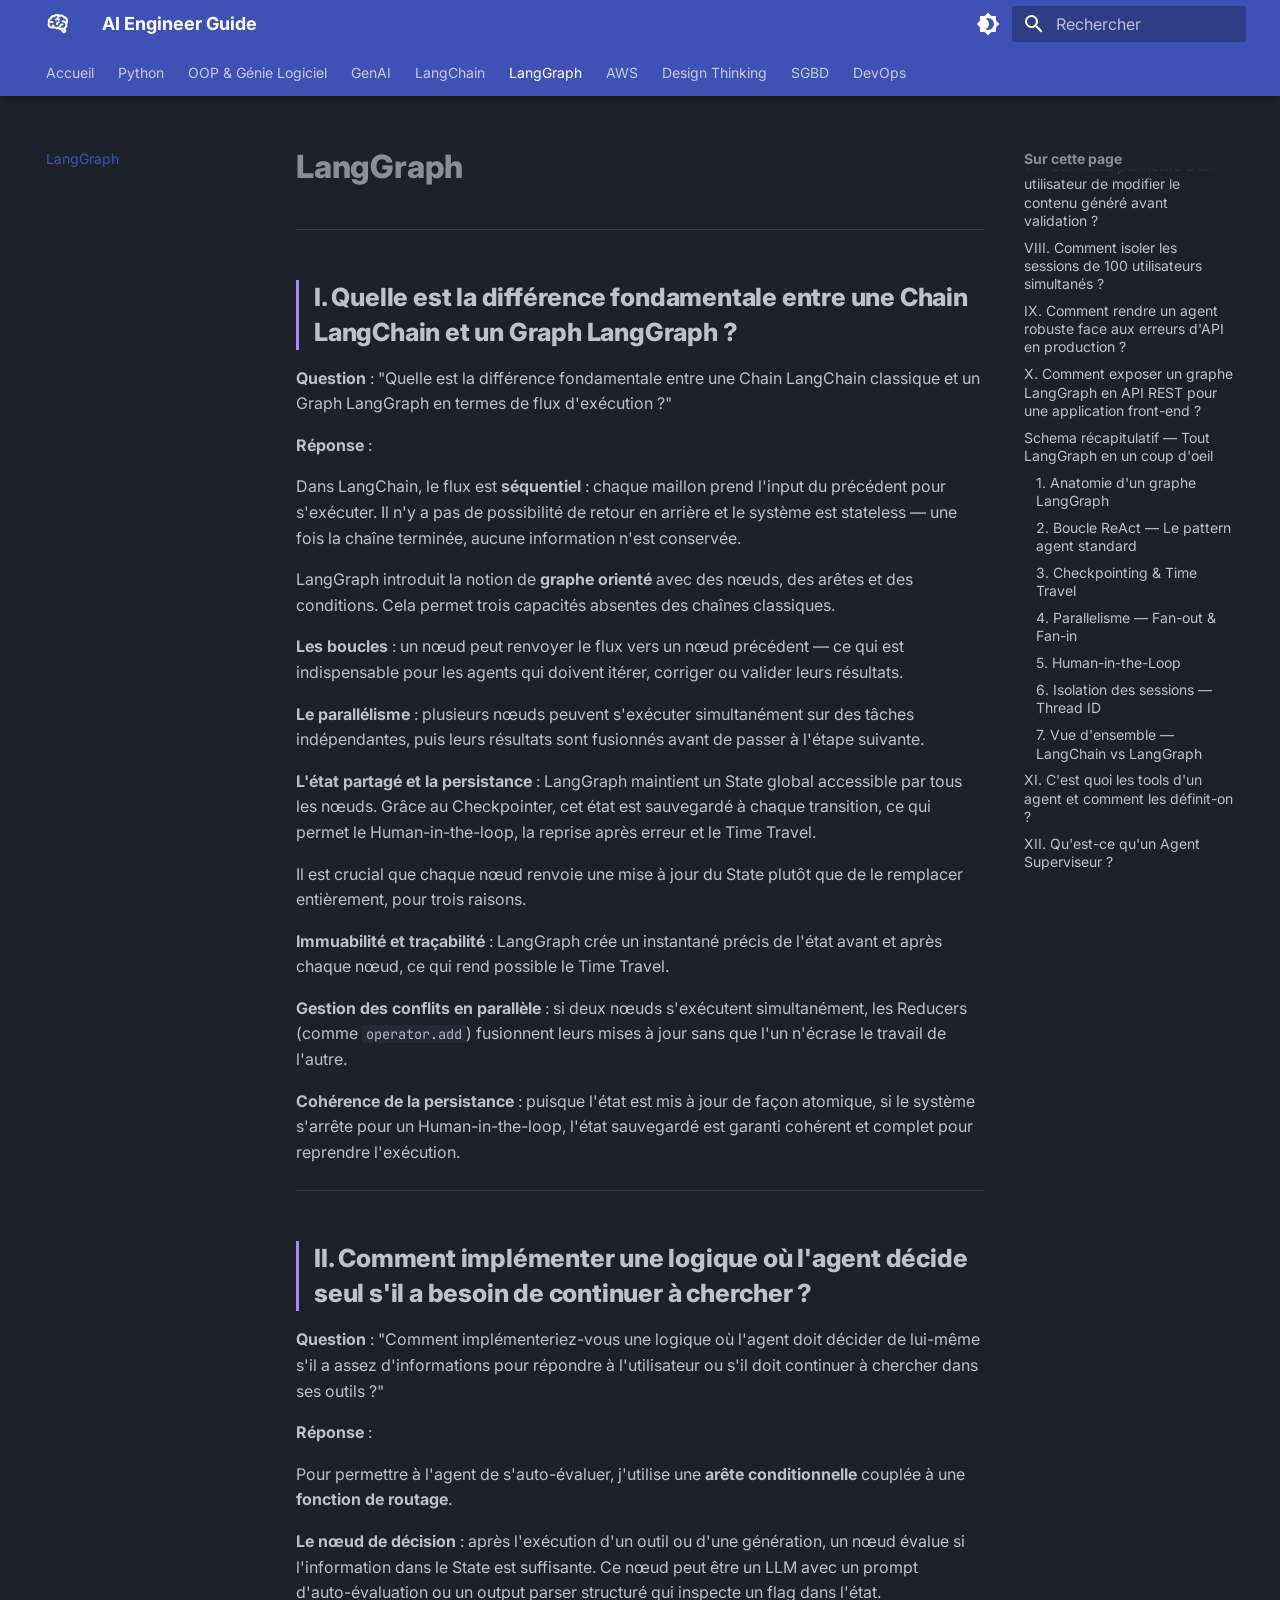
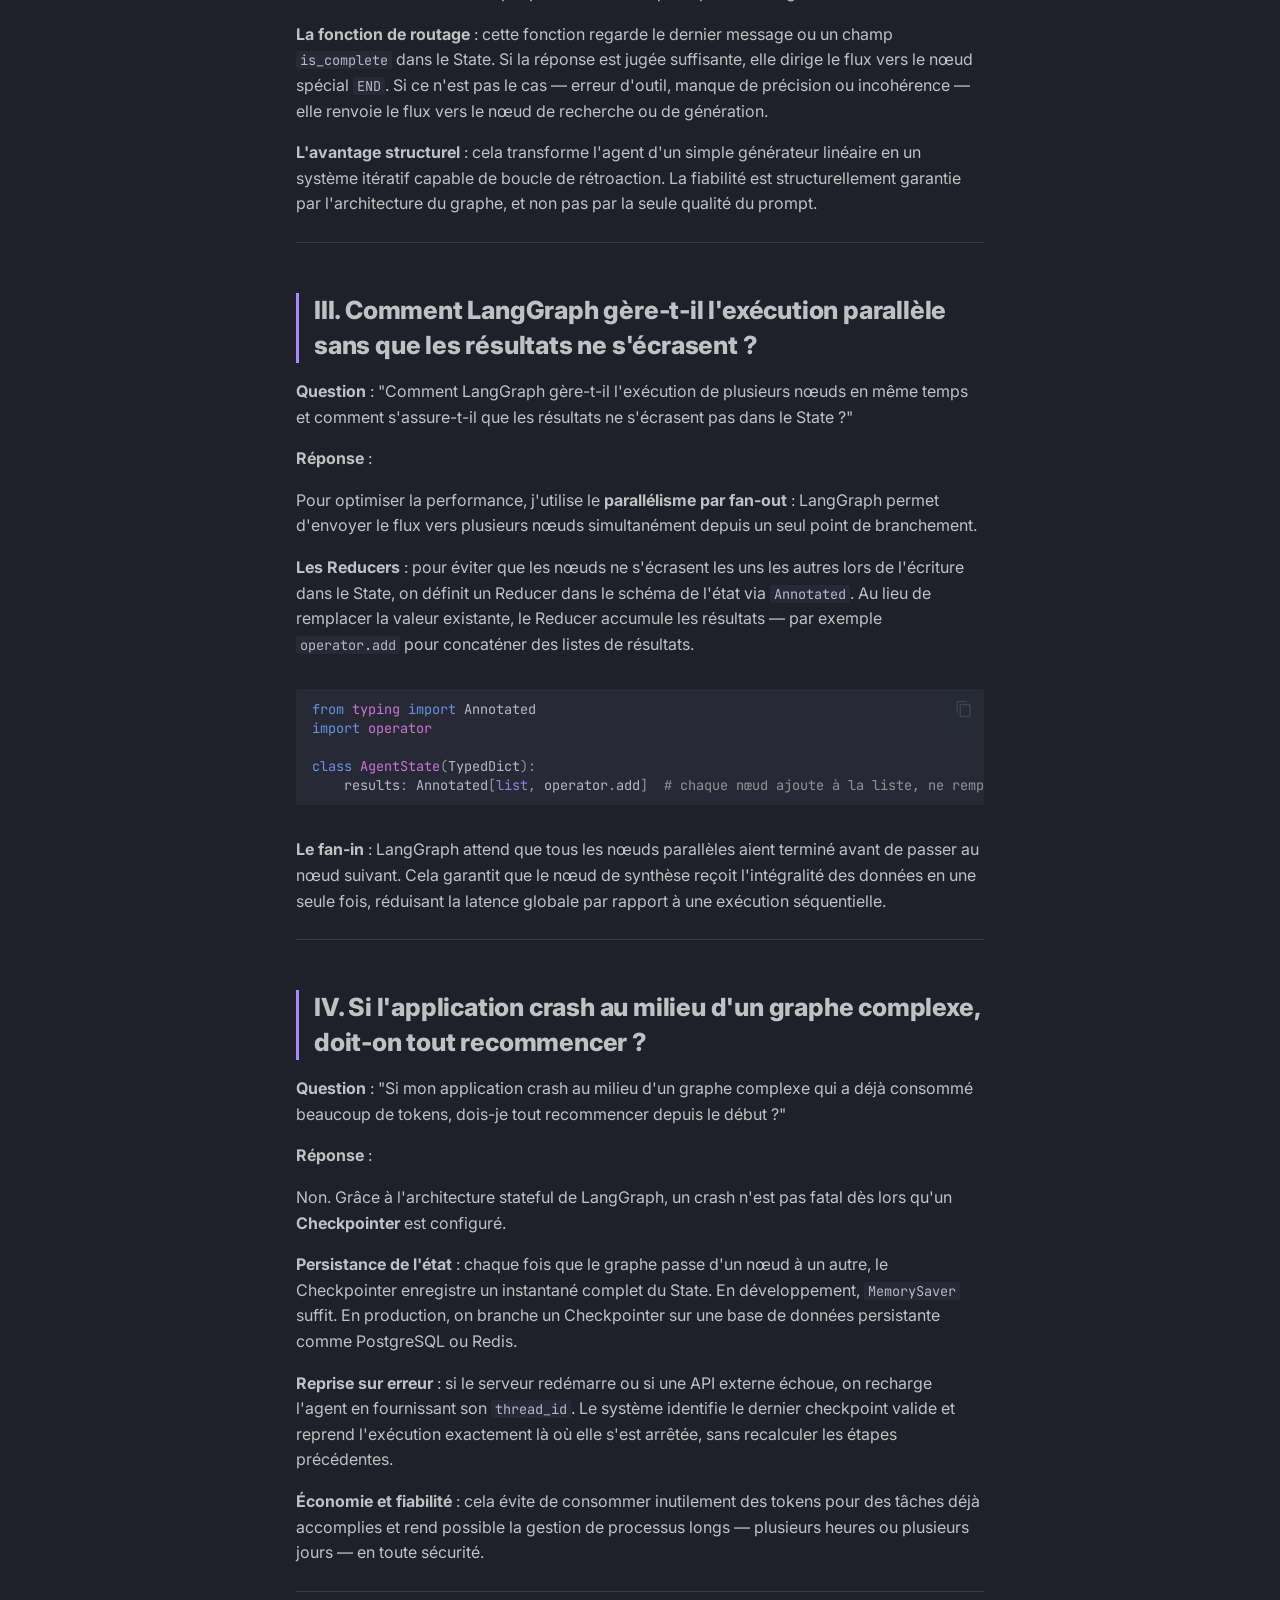
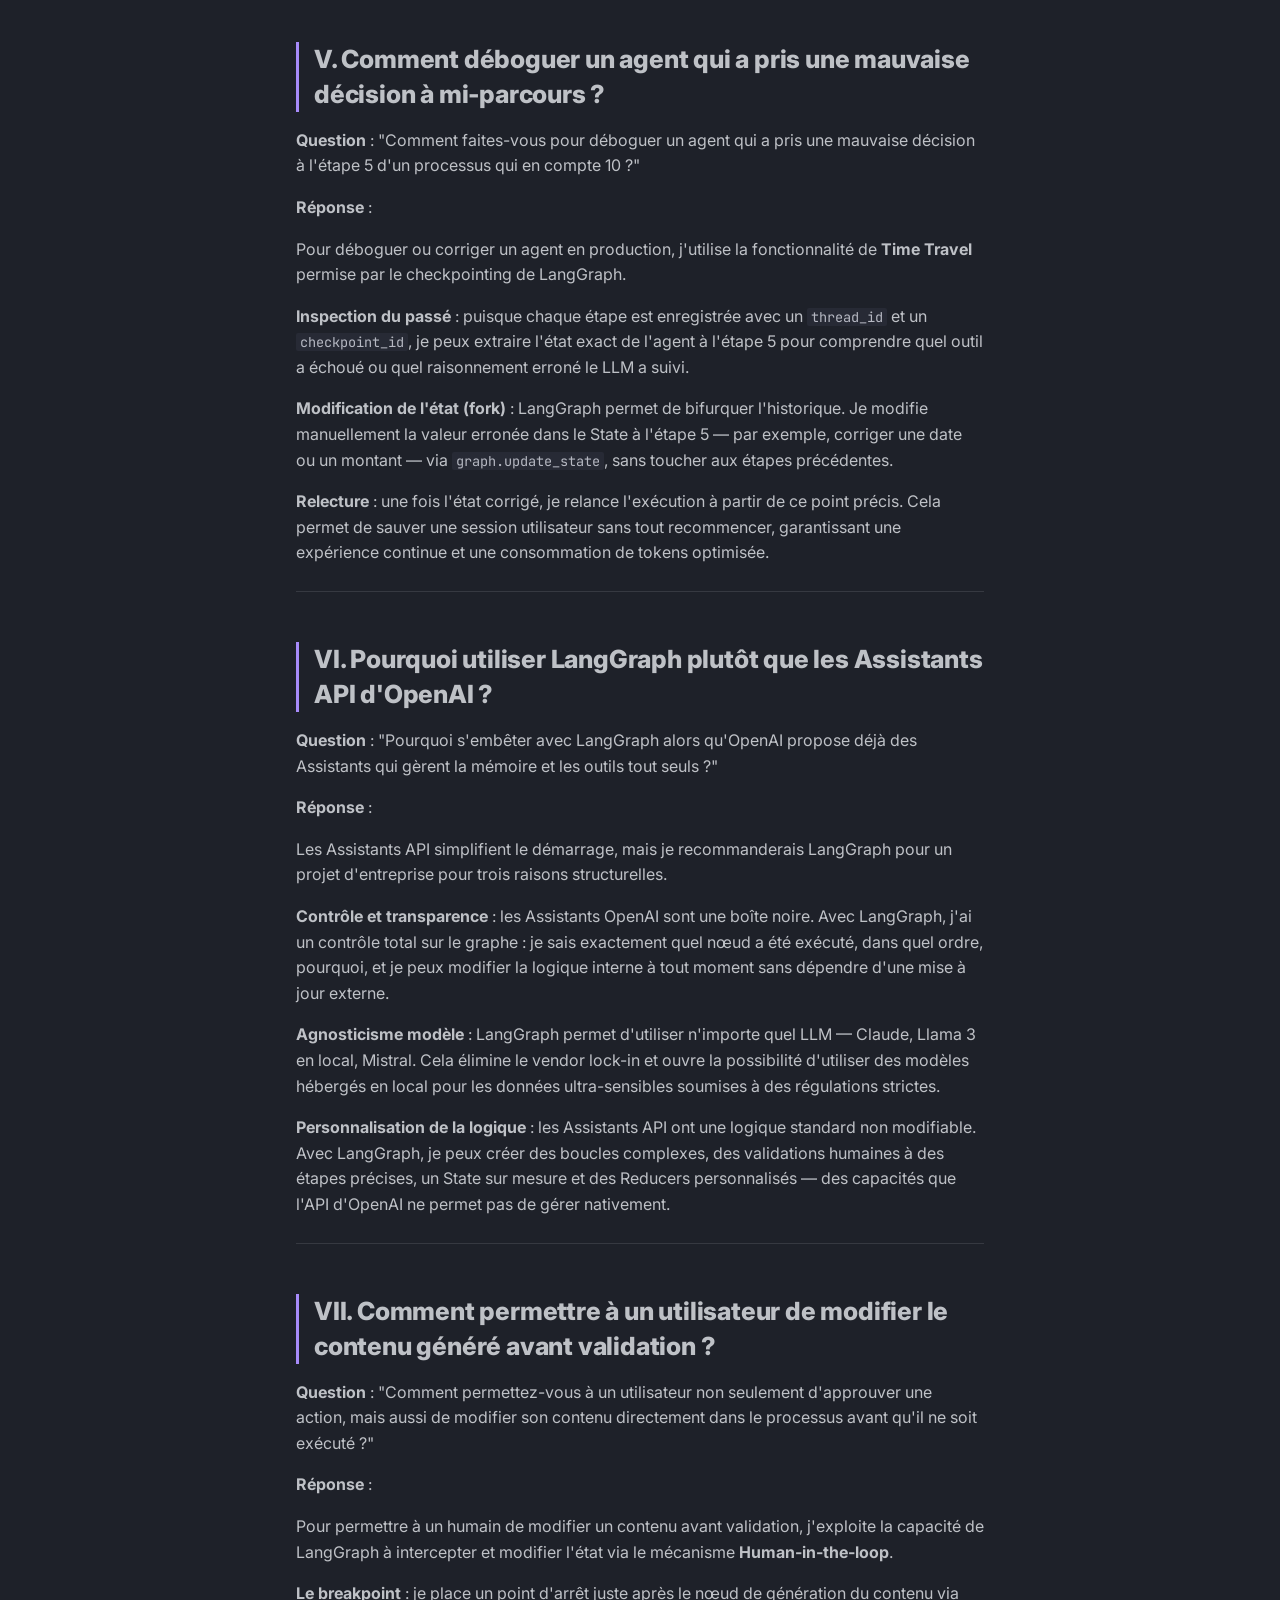
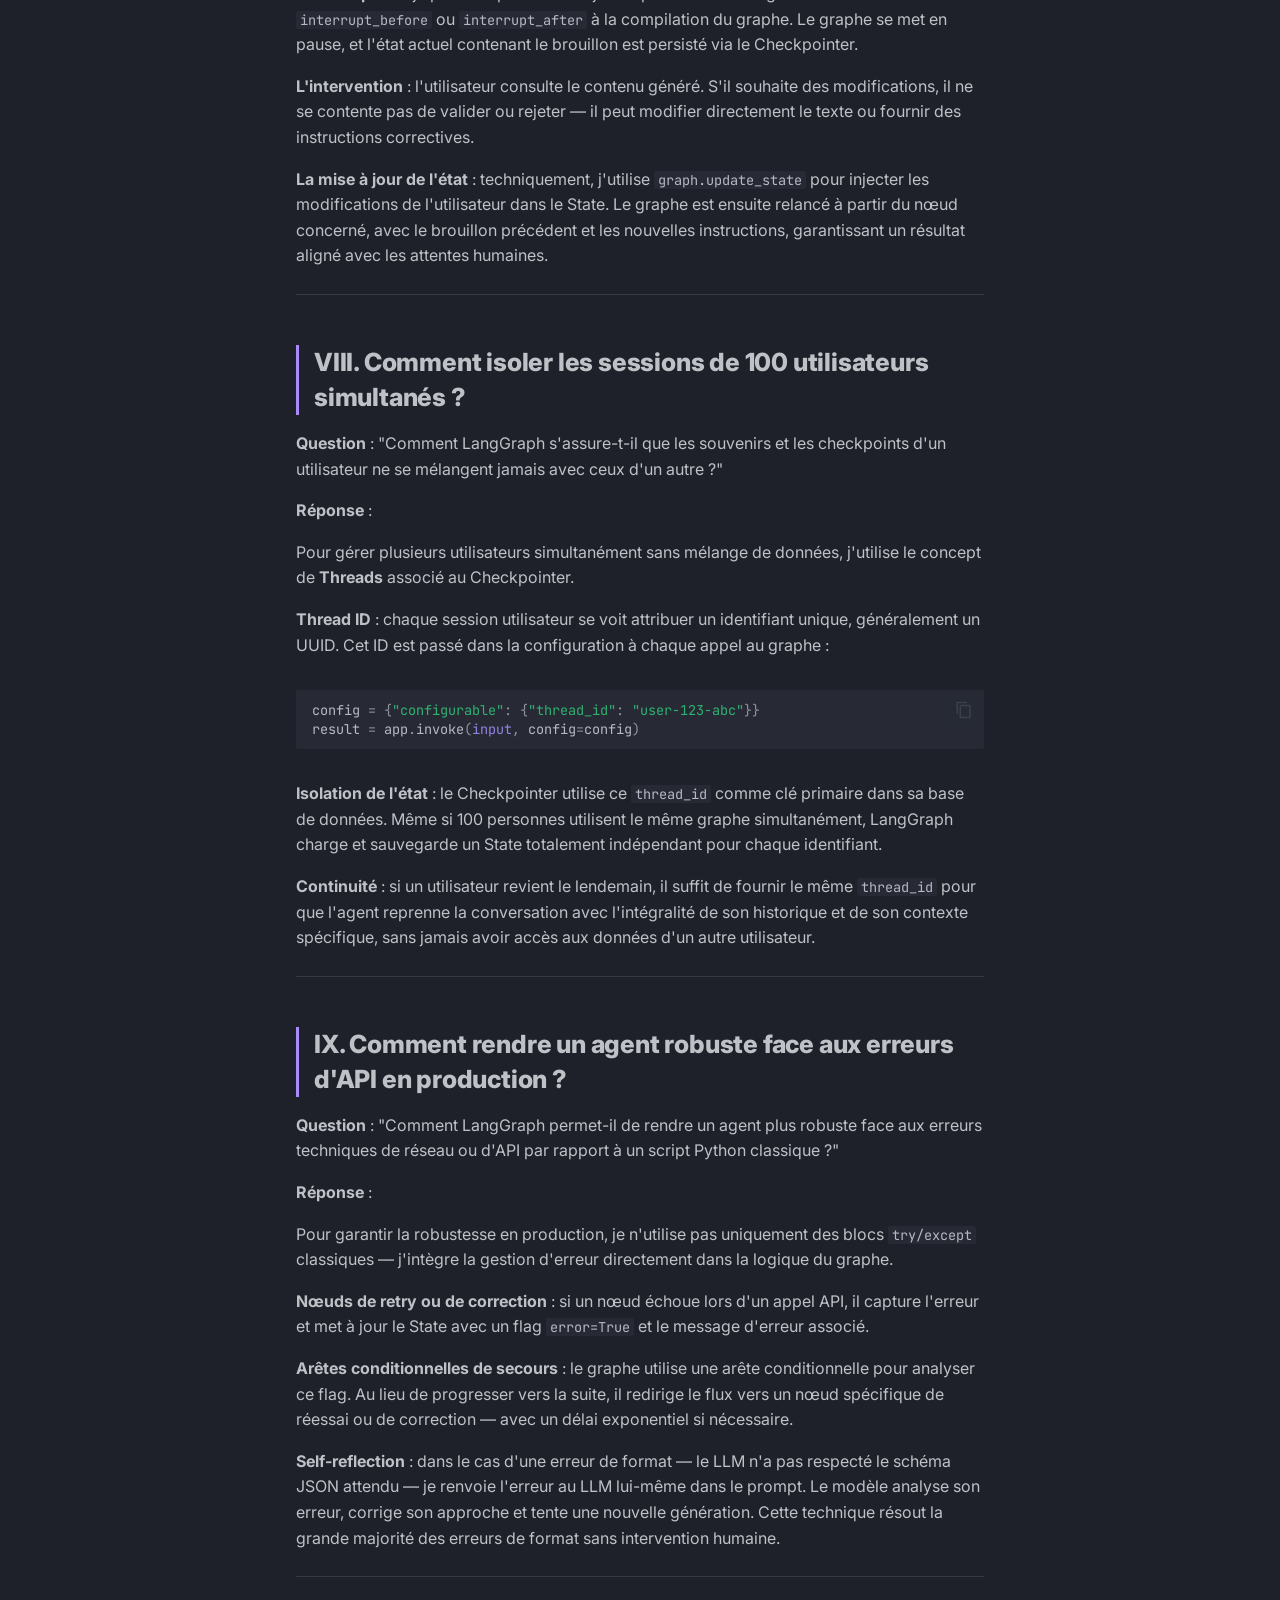
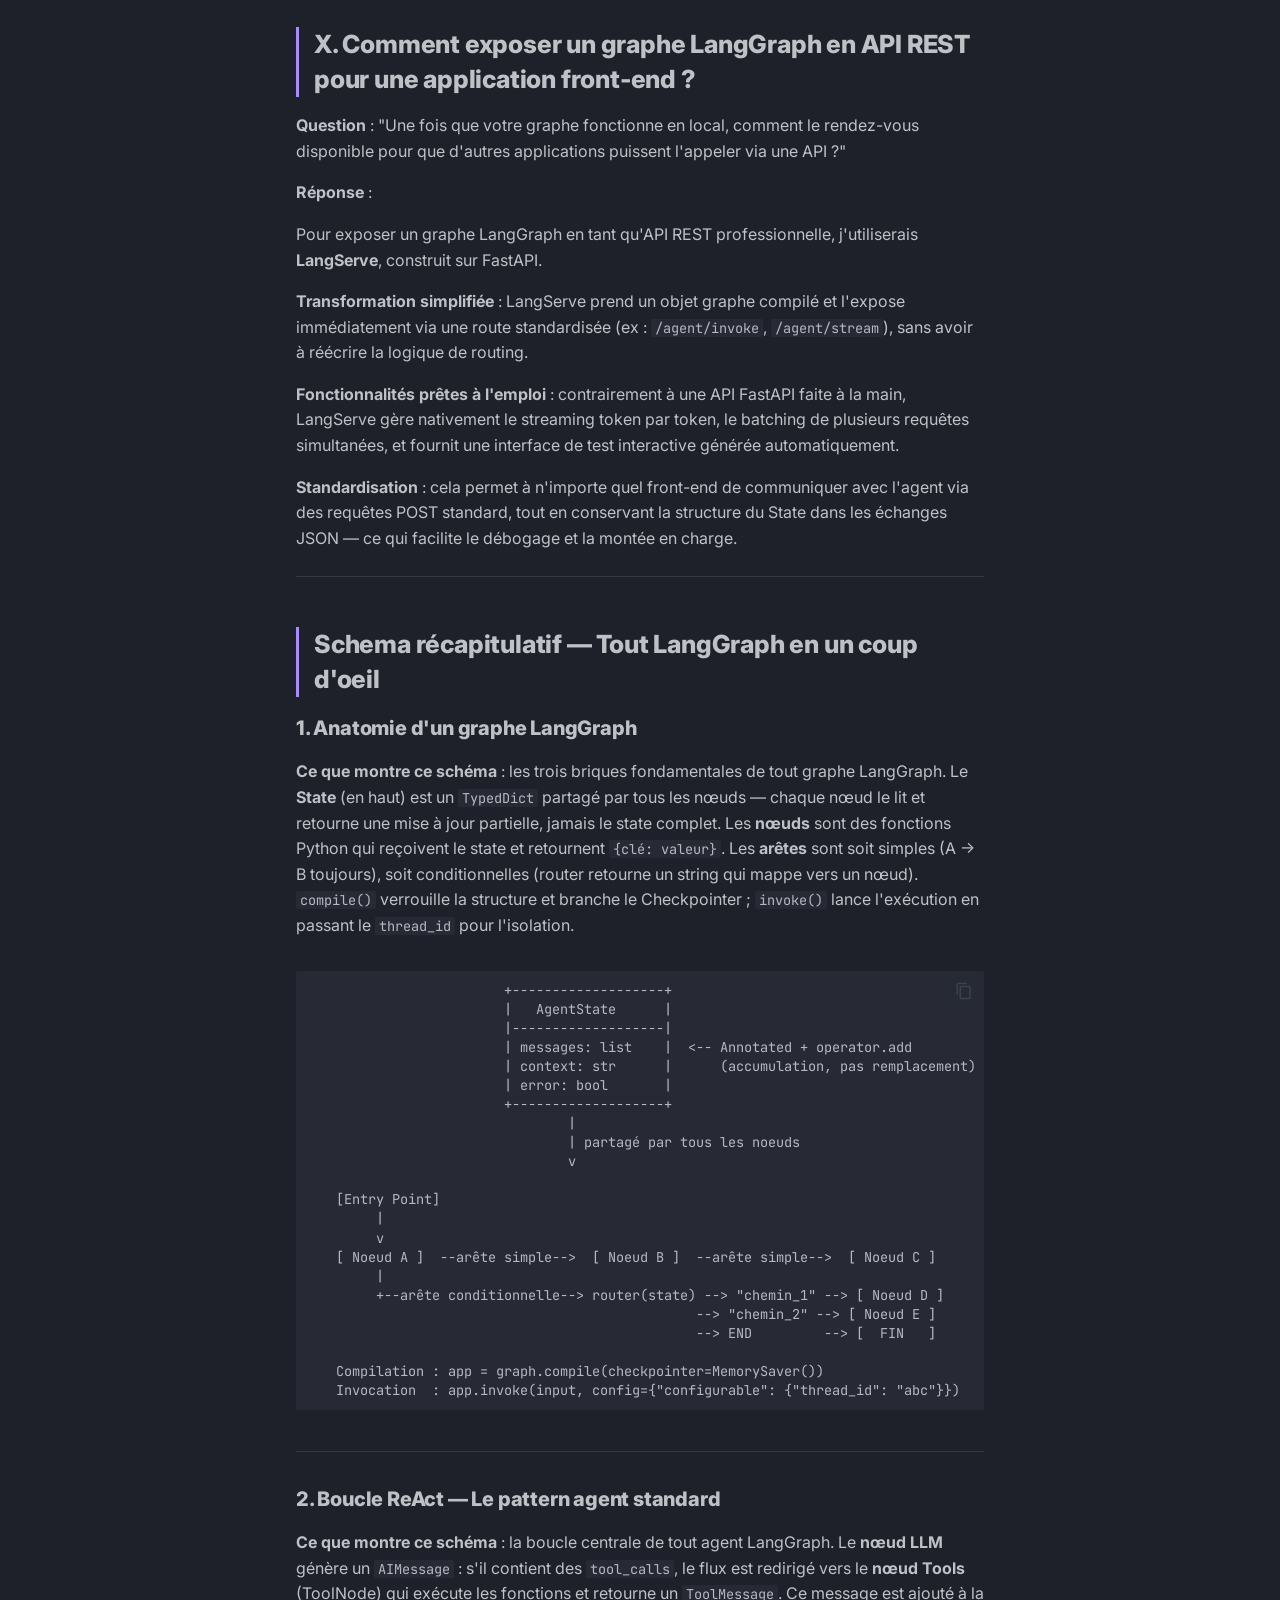
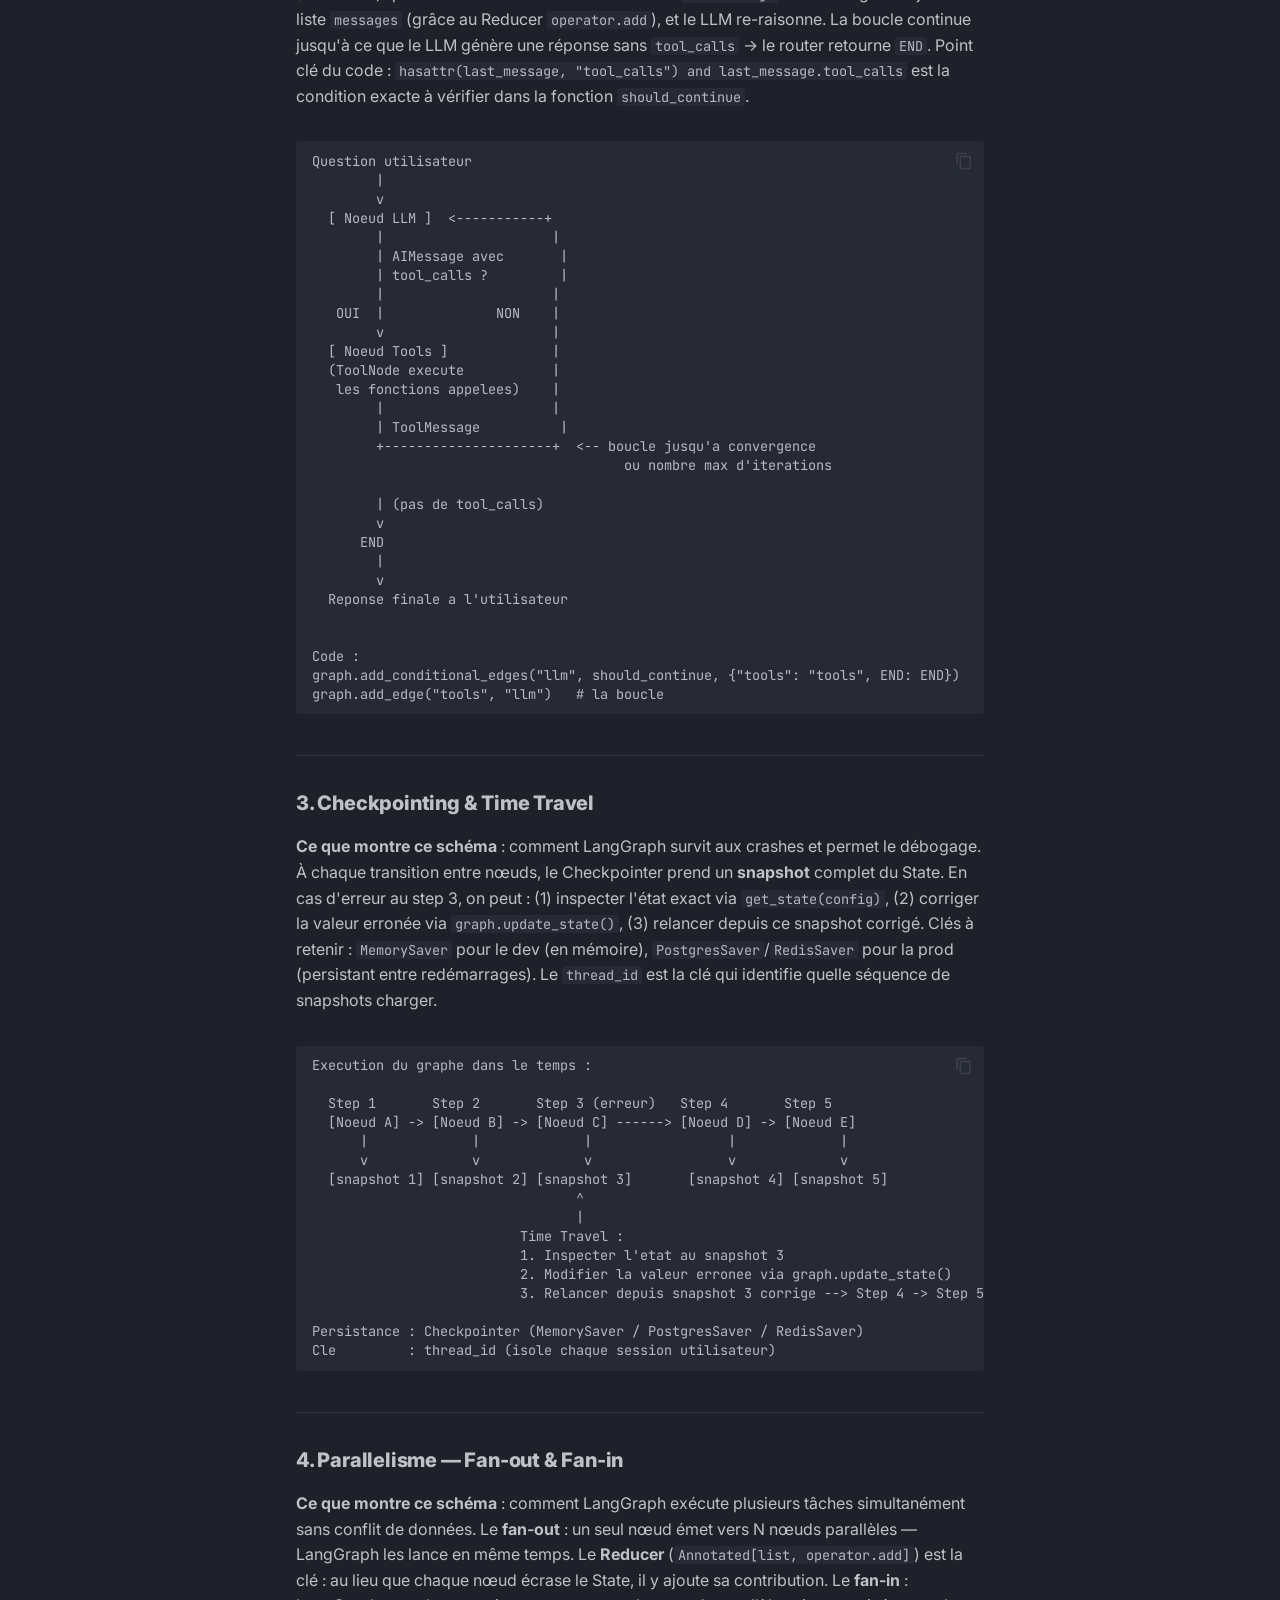
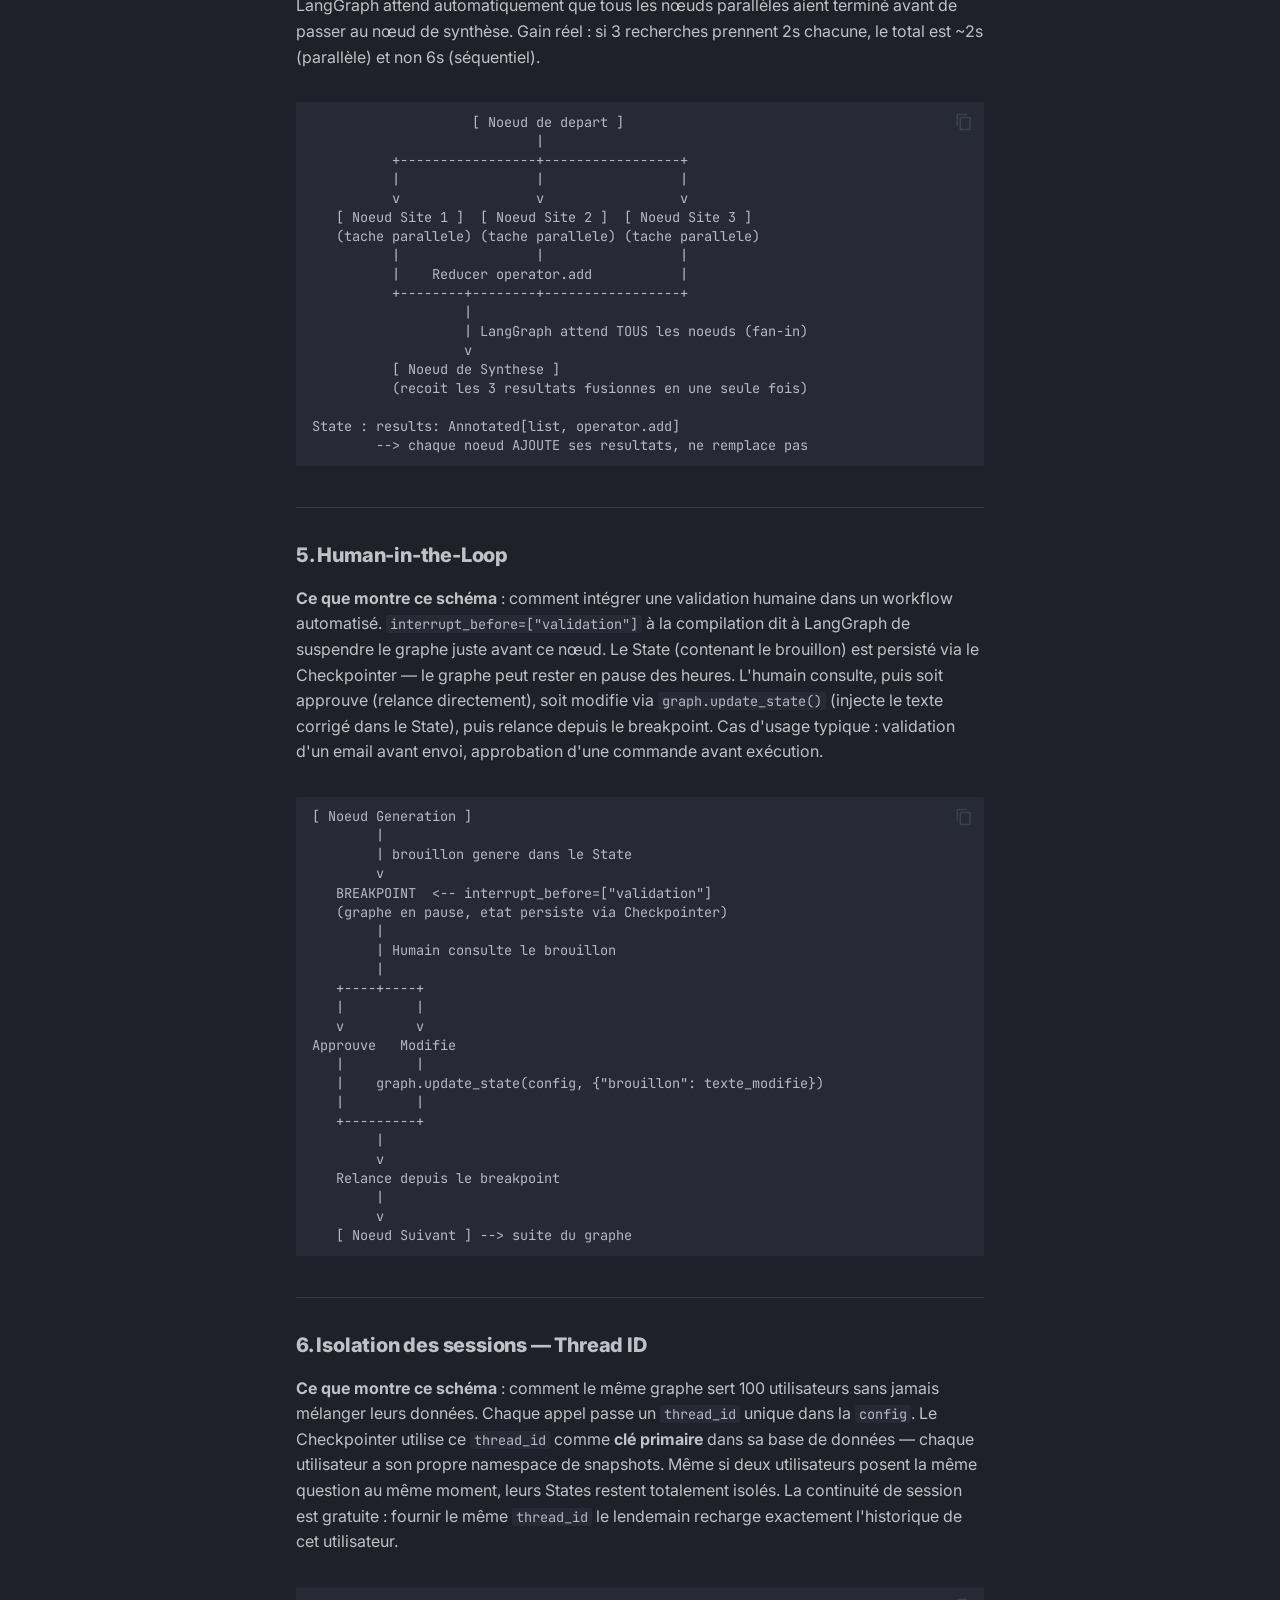
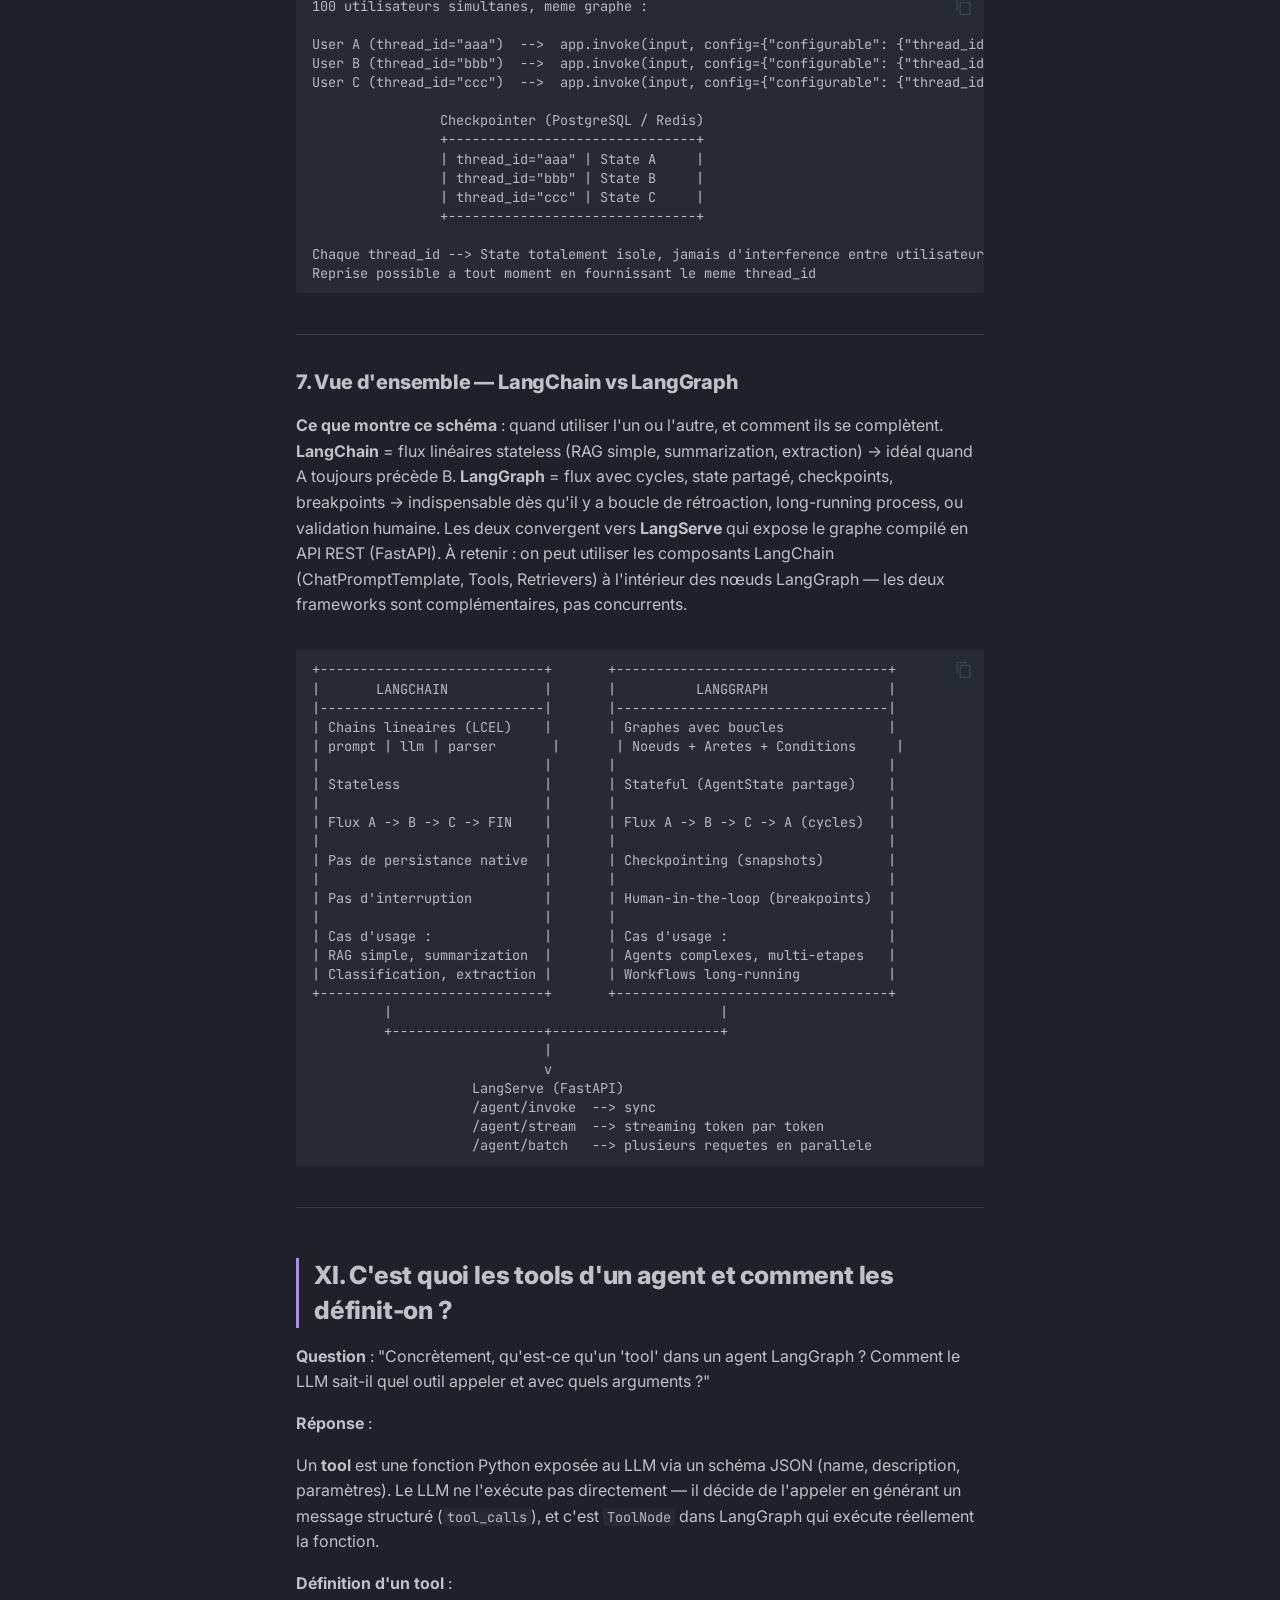
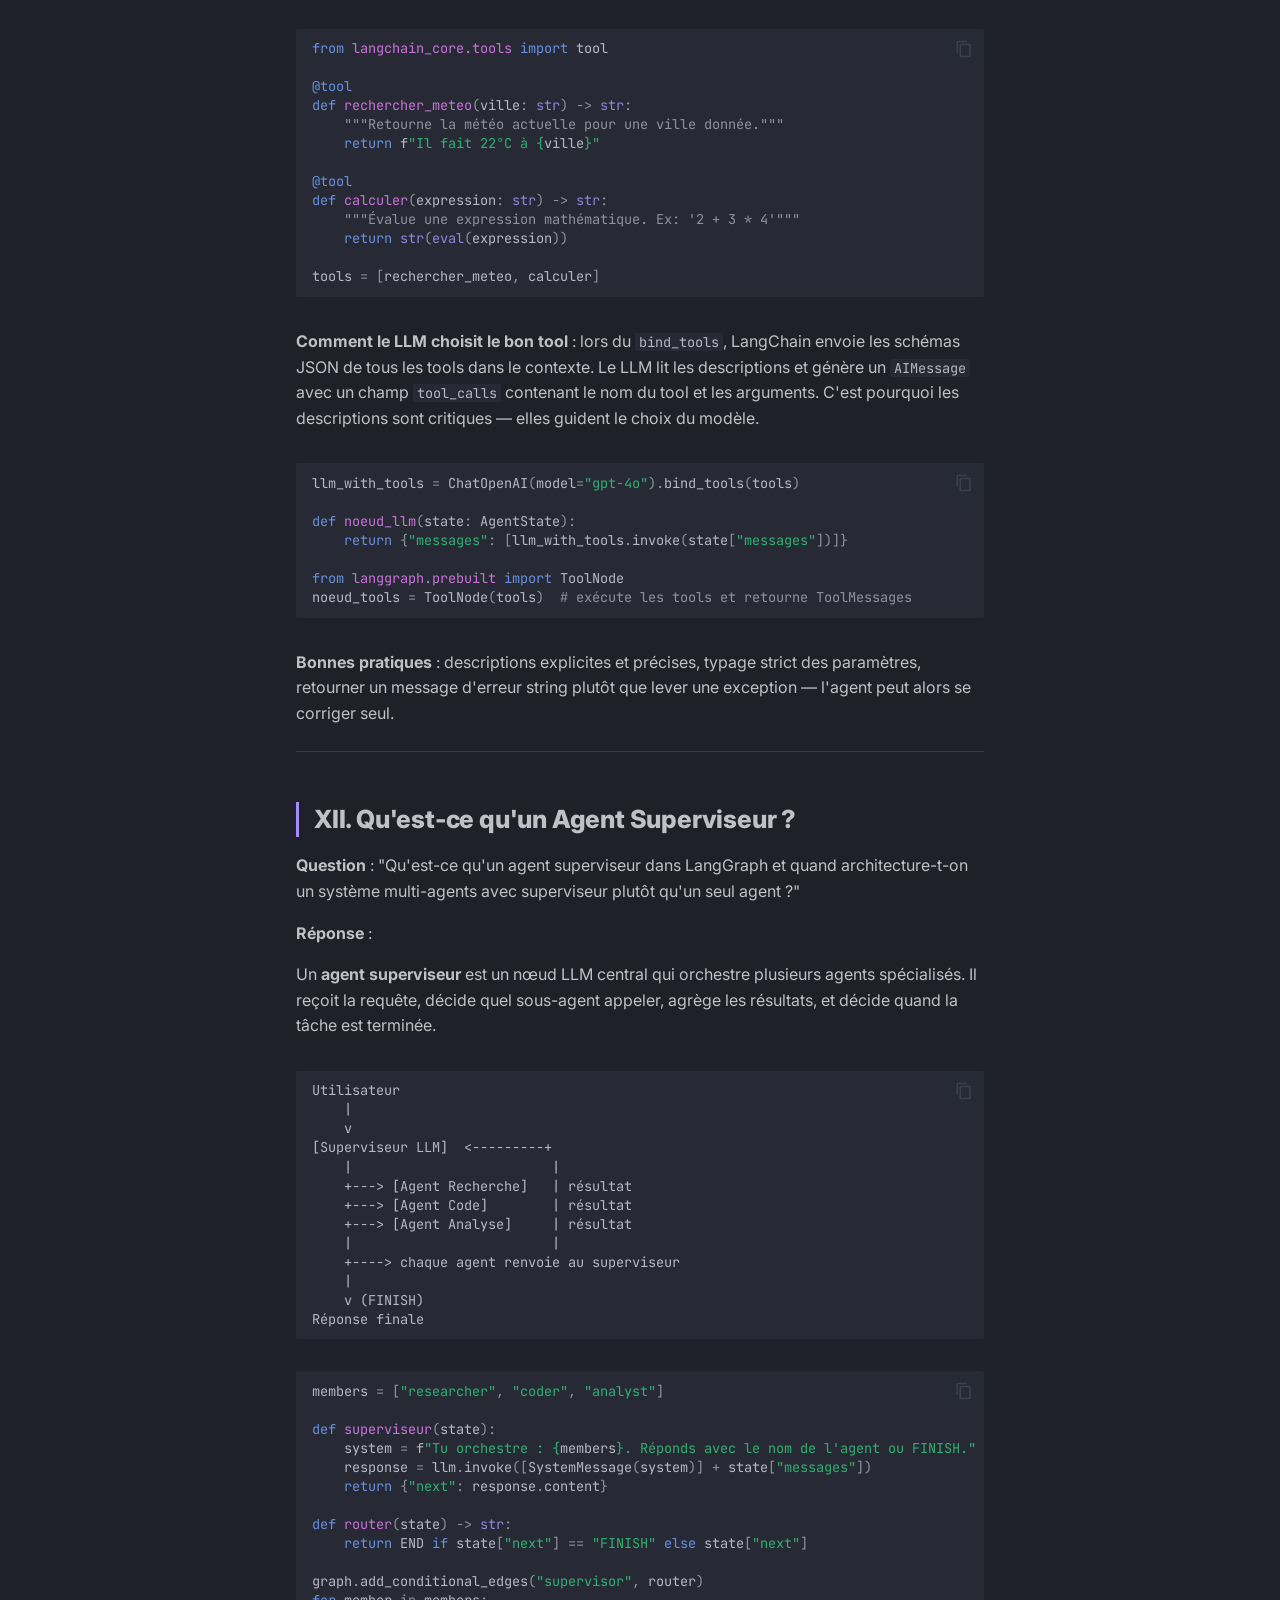
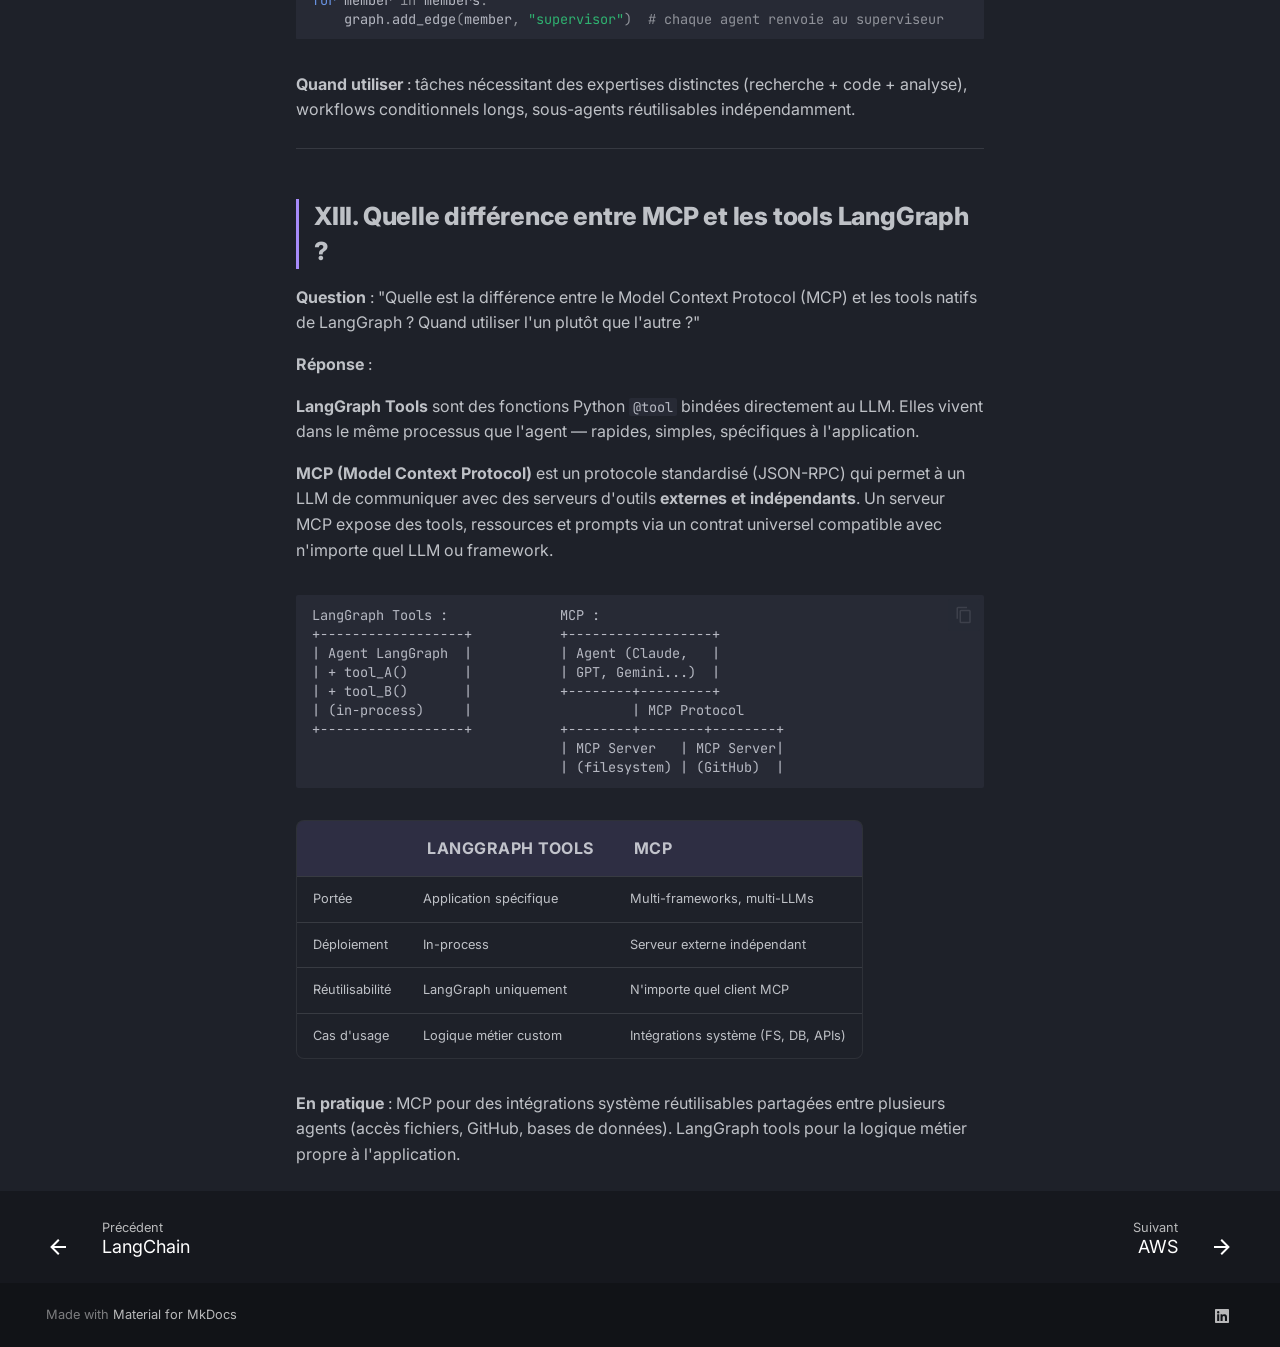
<file: langgraph/index.html>
<!doctype html>
<html lang="fr" class="no-js">
  <head>
    
      <meta charset="utf-8">
      <meta name="viewport" content="width=device-width,initial-scale=1">
      
        <meta name="description" content="Fiches de révision techniques — GenAI, LangChain, LangGraph, AWS, Design Thinking">
      
      
      
      
        <link rel="prev" href="../langchain/">
      
      
        <link rel="next" href="../aws/">
      
      
        
      
      
      <link rel="icon" href="../assets/images/favicon.png">
      <meta name="generator" content="mkdocs-1.6.1, mkdocs-material-9.7.6">
    
    
      
        <title>LangGraph - AI Engineer Guide</title>
      
    
    
      <link rel="stylesheet" href="../assets/stylesheets/main.484c7ddc.min.css">
      
        
        <link rel="stylesheet" href="../assets/stylesheets/palette.ab4e12ef.min.css">
      
      


    
    
      
    
    
      
        
        
        <link rel="preconnect" href="https://fonts.gstatic.com" crossorigin>
        <link rel="stylesheet" href="https://fonts.googleapis.com/css?family=Inter:300,300i,400,400i,700,700i%7CJetBrains+Mono:400,400i,700,700i&display=fallback">
        <style>:root{--md-text-font:"Inter";--md-code-font:"JetBrains Mono"}</style>
      
    
    
      <link rel="stylesheet" href="../stylesheets/extra.css">
    
    <script>__md_scope=new URL("..",location),__md_hash=e=>[...e].reduce(((e,_)=>(e<<5)-e+_.charCodeAt(0)),0),__md_get=(e,_=localStorage,t=__md_scope)=>JSON.parse(_.getItem(t.pathname+"."+e)),__md_set=(e,_,t=localStorage,a=__md_scope)=>{try{t.setItem(a.pathname+"."+e,JSON.stringify(_))}catch(e){}}</script>
    
      

    
    
  </head>
  
  
    
    
      
    
    
    
    
    <body dir="ltr" data-md-color-scheme="slate" data-md-color-primary="custom" data-md-color-accent="cyan">
  
    
    <input class="md-toggle" data-md-toggle="drawer" type="checkbox" id="__drawer" autocomplete="off">
    <input class="md-toggle" data-md-toggle="search" type="checkbox" id="__search" autocomplete="off">
    <label class="md-overlay" for="__drawer"></label>
    <div data-md-component="skip">
      
        
        <a href="#langgraph" class="md-skip">
          Aller au contenu
        </a>
      
    </div>
    <div data-md-component="announce">
      
    </div>
    
    
      

  

<header class="md-header md-header--shadow md-header--lifted" data-md-component="header">
  <nav class="md-header__inner md-grid" aria-label="En-tête">
    <a href=".." title="AI Engineer Guide" class="md-header__button md-logo" aria-label="AI Engineer Guide" data-md-component="logo">
      
  
  <svg xmlns="http://www.w3.org/2000/svg" viewBox="0 0 24 24"><path d="M21.33 12.91c.09 1.55-.62 3.04-1.89 3.95l.77 1.49c.23.45.26.98.06 1.45-.19.47-.58.84-1.06 1l-.79.25a1.687 1.687 0 0 1-1.86-.55L14.44 18c-.89-.15-1.73-.53-2.44-1.1-.5.15-1 .23-1.5.23-.88 0-1.76-.27-2.5-.79-.53.16-1.07.23-1.62.22-.79.01-1.57-.15-2.3-.45a4.1 4.1 0 0 1-2.43-3.61c-.08-.72.04-1.45.35-2.11-.29-.75-.32-1.57-.07-2.33C2.3 7.11 3 6.32 3.87 5.82c.58-1.69 2.21-2.82 4-2.7 1.6-1.5 4.05-1.66 5.83-.37.42-.11.86-.17 1.3-.17 1.36-.03 2.65.57 3.5 1.64 2.04.53 3.5 2.35 3.58 4.47.05 1.11-.25 2.2-.86 3.13.07.36.11.72.11 1.09m-5-1.41c.57.07 1.02.5 1.02 1.07a1 1 0 0 1-1 1h-.63c-.32.9-.88 1.69-1.62 2.29.25.09.51.14.77.21 5.13-.07 4.53-3.2 4.53-3.25a2.59 2.59 0 0 0-2.69-2.49 1 1 0 0 1-1-1 1 1 0 0 1 1-1c1.23.03 2.41.49 3.33 1.3.05-.29.08-.59.08-.89-.06-1.24-.62-2.32-2.87-2.53-1.25-2.96-4.4-1.32-4.4-.4-.03.23.21.72.25.75a1 1 0 0 1 1 1c0 .55-.45 1-1 1-.53-.02-1.03-.22-1.43-.56-.48.31-1.03.5-1.6.56-.57.05-1.04-.35-1.07-.9a.97.97 0 0 1 .88-1.1c.16-.02.94-.14.94-.77 0-.66.25-1.29.68-1.79-.92-.25-1.91.08-2.91 1.29C6.75 5 6 5.25 5.45 7.2 4.5 7.67 4 8 3.78 9c1.08-.22 2.19-.13 3.22.25.5.19.78.75.59 1.29-.19.52-.77.78-1.29.59-.73-.32-1.55-.34-2.3-.06-.32.27-.32.83-.32 1.27 0 .74.37 1.43 1 1.83.53.27 1.12.41 1.71.4q-.225-.39-.39-.81a1.038 1.038 0 0 1 1.96-.68c.4 1.14 1.42 1.92 2.62 2.05 1.37-.07 2.59-.88 3.19-2.13.23-1.38 1.34-1.5 2.56-1.5m2 7.47-.62-1.3-.71.16 1 1.25zm-4.65-8.61a1 1 0 0 0-.91-1.03c-.71-.04-1.4.2-1.93.67-.57.58-.87 1.38-.84 2.19a1 1 0 0 0 1 1c.57 0 1-.45 1-1 0-.27.07-.54.23-.76.12-.1.27-.15.43-.15.55.03 1.02-.38 1.02-.92"/></svg>

    </a>
    <label class="md-header__button md-icon" for="__drawer">
      
      <svg xmlns="http://www.w3.org/2000/svg" viewBox="0 0 24 24"><path d="M3 6h18v2H3zm0 5h18v2H3zm0 5h18v2H3z"/></svg>
    </label>
    <div class="md-header__title" data-md-component="header-title">
      <div class="md-header__ellipsis">
        <div class="md-header__topic">
          <span class="md-ellipsis">
            AI Engineer Guide
          </span>
        </div>
        <div class="md-header__topic" data-md-component="header-topic">
          <span class="md-ellipsis">
            
              LangGraph
            
          </span>
        </div>
      </div>
    </div>
    
      
        <form class="md-header__option" data-md-component="palette">
  
    
    
    
    <input class="md-option" data-md-color-media="" data-md-color-scheme="slate" data-md-color-primary="custom" data-md-color-accent="cyan"  aria-label="Passer en mode clair"  type="radio" name="__palette" id="__palette_0">
    
      <label class="md-header__button md-icon" title="Passer en mode clair" for="__palette_1" hidden>
        <svg xmlns="http://www.w3.org/2000/svg" viewBox="0 0 24 24"><path d="M12 18c-.89 0-1.74-.2-2.5-.55C11.56 16.5 13 14.42 13 12s-1.44-4.5-3.5-5.45C10.26 6.2 11.11 6 12 6a6 6 0 0 1 6 6 6 6 0 0 1-6 6m8-9.31V4h-4.69L12 .69 8.69 4H4v4.69L.69 12 4 15.31V20h4.69L12 23.31 15.31 20H20v-4.69L23.31 12z"/></svg>
      </label>
    
  
    
    
    
    <input class="md-option" data-md-color-media="" data-md-color-scheme="default" data-md-color-primary="custom" data-md-color-accent="deep-purple"  aria-label="Passer en mode sombre"  type="radio" name="__palette" id="__palette_1">
    
      <label class="md-header__button md-icon" title="Passer en mode sombre" for="__palette_0" hidden>
        <svg xmlns="http://www.w3.org/2000/svg" viewBox="0 0 24 24"><path d="M12 8a4 4 0 0 0-4 4 4 4 0 0 0 4 4 4 4 0 0 0 4-4 4 4 0 0 0-4-4m0 10a6 6 0 0 1-6-6 6 6 0 0 1 6-6 6 6 0 0 1 6 6 6 6 0 0 1-6 6m8-9.31V4h-4.69L12 .69 8.69 4H4v4.69L.69 12 4 15.31V20h4.69L12 23.31 15.31 20H20v-4.69L23.31 12z"/></svg>
      </label>
    
  
</form>
      
    
    
      <script>var palette=__md_get("__palette");if(palette&&palette.color){if("(prefers-color-scheme)"===palette.color.media){var media=matchMedia("(prefers-color-scheme: light)"),input=document.querySelector(media.matches?"[data-md-color-media='(prefers-color-scheme: light)']":"[data-md-color-media='(prefers-color-scheme: dark)']");palette.color.media=input.getAttribute("data-md-color-media"),palette.color.scheme=input.getAttribute("data-md-color-scheme"),palette.color.primary=input.getAttribute("data-md-color-primary"),palette.color.accent=input.getAttribute("data-md-color-accent")}for(var[key,value]of Object.entries(palette.color))document.body.setAttribute("data-md-color-"+key,value)}</script>
    
    
    
      
      
        <label class="md-header__button md-icon" for="__search">
          
          <svg xmlns="http://www.w3.org/2000/svg" viewBox="0 0 24 24"><path d="M9.5 3A6.5 6.5 0 0 1 16 9.5c0 1.61-.59 3.09-1.56 4.23l.27.27h.79l5 5-1.5 1.5-5-5v-.79l-.27-.27A6.52 6.52 0 0 1 9.5 16 6.5 6.5 0 0 1 3 9.5 6.5 6.5 0 0 1 9.5 3m0 2C7 5 5 7 5 9.5S7 14 9.5 14 14 12 14 9.5 12 5 9.5 5"/></svg>
        </label>
        <div class="md-search" data-md-component="search" role="dialog">
  <label class="md-search__overlay" for="__search"></label>
  <div class="md-search__inner" role="search">
    <form class="md-search__form" name="search">
      <input type="text" class="md-search__input" name="query" aria-label="Rechercher" placeholder="Rechercher" autocapitalize="off" autocorrect="off" autocomplete="off" spellcheck="false" data-md-component="search-query" required>
      <label class="md-search__icon md-icon" for="__search">
        
        <svg xmlns="http://www.w3.org/2000/svg" viewBox="0 0 24 24"><path d="M9.5 3A6.5 6.5 0 0 1 16 9.5c0 1.61-.59 3.09-1.56 4.23l.27.27h.79l5 5-1.5 1.5-5-5v-.79l-.27-.27A6.52 6.52 0 0 1 9.5 16 6.5 6.5 0 0 1 3 9.5 6.5 6.5 0 0 1 9.5 3m0 2C7 5 5 7 5 9.5S7 14 9.5 14 14 12 14 9.5 12 5 9.5 5"/></svg>
        
        <svg xmlns="http://www.w3.org/2000/svg" viewBox="0 0 24 24"><path d="M20 11v2H8l5.5 5.5-1.42 1.42L4.16 12l7.92-7.92L13.5 5.5 8 11z"/></svg>
      </label>
      <nav class="md-search__options" aria-label="Recherche">
        
          <a href="javascript:void(0)" class="md-search__icon md-icon" title="Partager" aria-label="Partager" data-clipboard data-clipboard-text="" data-md-component="search-share" tabindex="-1">
            
            <svg xmlns="http://www.w3.org/2000/svg" viewBox="0 0 24 24"><path d="M18 16.08c-.76 0-1.44.3-1.96.77L8.91 12.7c.05-.23.09-.46.09-.7s-.04-.47-.09-.7l7.05-4.11c.54.5 1.25.81 2.04.81a3 3 0 0 0 3-3 3 3 0 0 0-3-3 3 3 0 0 0-3 3c0 .24.04.47.09.7L8.04 9.81C7.5 9.31 6.79 9 6 9a3 3 0 0 0-3 3 3 3 0 0 0 3 3c.79 0 1.5-.31 2.04-.81l7.12 4.15c-.05.21-.08.43-.08.66 0 1.61 1.31 2.91 2.92 2.91s2.92-1.3 2.92-2.91A2.92 2.92 0 0 0 18 16.08"/></svg>
          </a>
        
        <button type="reset" class="md-search__icon md-icon" title="Effacer" aria-label="Effacer" tabindex="-1">
          
          <svg xmlns="http://www.w3.org/2000/svg" viewBox="0 0 24 24"><path d="M19 6.41 17.59 5 12 10.59 6.41 5 5 6.41 10.59 12 5 17.59 6.41 19 12 13.41 17.59 19 19 17.59 13.41 12z"/></svg>
        </button>
      </nav>
      
        <div class="md-search__suggest" data-md-component="search-suggest"></div>
      
    </form>
    <div class="md-search__output">
      <div class="md-search__scrollwrap" tabindex="0" data-md-scrollfix>
        <div class="md-search-result" data-md-component="search-result">
          <div class="md-search-result__meta">
            Initialisation de la recherche
          </div>
          <ol class="md-search-result__list" role="presentation"></ol>
        </div>
      </div>
    </div>
  </div>
</div>
      
    
    
  </nav>
  
    
      
<nav class="md-tabs" aria-label="Onglets" data-md-component="tabs">
  <div class="md-grid">
    <ul class="md-tabs__list">
      
        
  
  
  
  
    <li class="md-tabs__item">
      <a href=".." class="md-tabs__link">
        
  
  
    
  
  Accueil

      </a>
    </li>
  

      
        
  
  
  
  
    <li class="md-tabs__item">
      <a href="../python/" class="md-tabs__link">
        
  
  
    
  
  Python

      </a>
    </li>
  

      
        
  
  
  
  
    <li class="md-tabs__item">
      <a href="../oop/" class="md-tabs__link">
        
  
  
    
  
  OOP & Génie Logiciel

      </a>
    </li>
  

      
        
  
  
  
  
    <li class="md-tabs__item">
      <a href="../gen_ai/" class="md-tabs__link">
        
  
  
    
  
  GenAI

      </a>
    </li>
  

      
        
  
  
  
  
    <li class="md-tabs__item">
      <a href="../langchain/" class="md-tabs__link">
        
  
  
    
  
  LangChain

      </a>
    </li>
  

      
        
  
  
  
    
  
  
    <li class="md-tabs__item md-tabs__item--active">
      <a href="./" class="md-tabs__link">
        
  
  
    
  
  LangGraph

      </a>
    </li>
  

      
        
  
  
  
  
    <li class="md-tabs__item">
      <a href="../aws/" class="md-tabs__link">
        
  
  
    
  
  AWS

      </a>
    </li>
  

      
        
  
  
  
  
    <li class="md-tabs__item">
      <a href="../design_thinking/" class="md-tabs__link">
        
  
  
    
  
  Design Thinking

      </a>
    </li>
  

      
        
  
  
  
  
    <li class="md-tabs__item">
      <a href="../sgbd/" class="md-tabs__link">
        
  
  
    
  
  SGBD

      </a>
    </li>
  

      
        
  
  
  
  
    <li class="md-tabs__item">
      <a href="../devops/" class="md-tabs__link">
        
  
  
    
  
  DevOps

      </a>
    </li>
  

      
    </ul>
  </div>
</nav>
    
  
</header>
    
    <div class="md-container" data-md-component="container">
      
      
        
      
      <main class="md-main" data-md-component="main">
        <div class="md-main__inner md-grid">
          
            
              
              <div class="md-sidebar md-sidebar--primary" data-md-component="sidebar" data-md-type="navigation" >
                <div class="md-sidebar__scrollwrap">
                  <div class="md-sidebar__inner">
                    


  


<nav class="md-nav md-nav--primary md-nav--lifted" aria-label="Navigation" data-md-level="0">
  <label class="md-nav__title" for="__drawer">
    <a href=".." title="AI Engineer Guide" class="md-nav__button md-logo" aria-label="AI Engineer Guide" data-md-component="logo">
      
  
  <svg xmlns="http://www.w3.org/2000/svg" viewBox="0 0 24 24"><path d="M21.33 12.91c.09 1.55-.62 3.04-1.89 3.95l.77 1.49c.23.45.26.98.06 1.45-.19.47-.58.84-1.06 1l-.79.25a1.687 1.687 0 0 1-1.86-.55L14.44 18c-.89-.15-1.73-.53-2.44-1.1-.5.15-1 .23-1.5.23-.88 0-1.76-.27-2.5-.79-.53.16-1.07.23-1.62.22-.79.01-1.57-.15-2.3-.45a4.1 4.1 0 0 1-2.43-3.61c-.08-.72.04-1.45.35-2.11-.29-.75-.32-1.57-.07-2.33C2.3 7.11 3 6.32 3.87 5.82c.58-1.69 2.21-2.82 4-2.7 1.6-1.5 4.05-1.66 5.83-.37.42-.11.86-.17 1.3-.17 1.36-.03 2.65.57 3.5 1.64 2.04.53 3.5 2.35 3.58 4.47.05 1.11-.25 2.2-.86 3.13.07.36.11.72.11 1.09m-5-1.41c.57.07 1.02.5 1.02 1.07a1 1 0 0 1-1 1h-.63c-.32.9-.88 1.69-1.62 2.29.25.09.51.14.77.21 5.13-.07 4.53-3.2 4.53-3.25a2.59 2.59 0 0 0-2.69-2.49 1 1 0 0 1-1-1 1 1 0 0 1 1-1c1.23.03 2.41.49 3.33 1.3.05-.29.08-.59.08-.89-.06-1.24-.62-2.32-2.87-2.53-1.25-2.96-4.4-1.32-4.4-.4-.03.23.21.72.25.75a1 1 0 0 1 1 1c0 .55-.45 1-1 1-.53-.02-1.03-.22-1.43-.56-.48.31-1.03.5-1.6.56-.57.05-1.04-.35-1.07-.9a.97.97 0 0 1 .88-1.1c.16-.02.94-.14.94-.77 0-.66.25-1.29.68-1.79-.92-.25-1.91.08-2.91 1.29C6.75 5 6 5.25 5.45 7.2 4.5 7.67 4 8 3.78 9c1.08-.22 2.19-.13 3.22.25.5.19.78.75.59 1.29-.19.52-.77.78-1.29.59-.73-.32-1.55-.34-2.3-.06-.32.27-.32.83-.32 1.27 0 .74.37 1.43 1 1.83.53.27 1.12.41 1.71.4q-.225-.39-.39-.81a1.038 1.038 0 0 1 1.96-.68c.4 1.14 1.42 1.92 2.62 2.05 1.37-.07 2.59-.88 3.19-2.13.23-1.38 1.34-1.5 2.56-1.5m2 7.47-.62-1.3-.71.16 1 1.25zm-4.65-8.61a1 1 0 0 0-.91-1.03c-.71-.04-1.4.2-1.93.67-.57.58-.87 1.38-.84 2.19a1 1 0 0 0 1 1c.57 0 1-.45 1-1 0-.27.07-.54.23-.76.12-.1.27-.15.43-.15.55.03 1.02-.38 1.02-.92"/></svg>

    </a>
    AI Engineer Guide
  </label>
  
  <ul class="md-nav__list" data-md-scrollfix>
    
      
      
  
  
  
  
    <li class="md-nav__item">
      <a href=".." class="md-nav__link">
        
  
  
  <span class="md-ellipsis">
    
  
    Accueil
  

    
  </span>
  
  

      </a>
    </li>
  

    
      
      
  
  
  
  
    <li class="md-nav__item">
      <a href="../python/" class="md-nav__link">
        
  
  
  <span class="md-ellipsis">
    
  
    Python
  

    
  </span>
  
  

      </a>
    </li>
  

    
      
      
  
  
  
  
    <li class="md-nav__item">
      <a href="../oop/" class="md-nav__link">
        
  
  
  <span class="md-ellipsis">
    
  
    OOP & Génie Logiciel
  

    
  </span>
  
  

      </a>
    </li>
  

    
      
      
  
  
  
  
    <li class="md-nav__item">
      <a href="../gen_ai/" class="md-nav__link">
        
  
  
  <span class="md-ellipsis">
    
  
    GenAI
  

    
  </span>
  
  

      </a>
    </li>
  

    
      
      
  
  
  
  
    <li class="md-nav__item">
      <a href="../langchain/" class="md-nav__link">
        
  
  
  <span class="md-ellipsis">
    
  
    LangChain
  

    
  </span>
  
  

      </a>
    </li>
  

    
      
      
  
  
    
  
  
  
    <li class="md-nav__item md-nav__item--active">
      
      <input class="md-nav__toggle md-toggle" type="checkbox" id="__toc">
      
      
        
      
      
        <label class="md-nav__link md-nav__link--active" for="__toc">
          
  
  
  <span class="md-ellipsis">
    
  
    LangGraph
  

    
  </span>
  
  

          <span class="md-nav__icon md-icon"></span>
        </label>
      
      <a href="./" class="md-nav__link md-nav__link--active">
        
  
  
  <span class="md-ellipsis">
    
  
    LangGraph
  

    
  </span>
  
  

      </a>
      
        

  

<nav class="md-nav md-nav--secondary" aria-label="Sur cette page">
  
  
  
    
  
  
    <label class="md-nav__title" for="__toc">
      <span class="md-nav__icon md-icon"></span>
      Sur cette page
    </label>
    <ul class="md-nav__list" data-md-component="toc" data-md-scrollfix>
      
        <li class="md-nav__item">
  <a href="#i-quelle-est-la-difference-fondamentale-entre-une-chain-langchain-et-un-graph-langgraph" class="md-nav__link">
    <span class="md-ellipsis">
      
        I. Quelle est la différence fondamentale entre une Chain LangChain et un Graph LangGraph ?
      
    </span>
  </a>
  
</li>
      
        <li class="md-nav__item">
  <a href="#ii-comment-implementer-une-logique-ou-lagent-decide-seul-sil-a-besoin-de-continuer-a-chercher" class="md-nav__link">
    <span class="md-ellipsis">
      
        II. Comment implémenter une logique où l'agent décide seul s'il a besoin de continuer à chercher ?
      
    </span>
  </a>
  
</li>
      
        <li class="md-nav__item">
  <a href="#iii-comment-langgraph-gere-t-il-lexecution-parallele-sans-que-les-resultats-ne-secrasent" class="md-nav__link">
    <span class="md-ellipsis">
      
        III. Comment LangGraph gère-t-il l'exécution parallèle sans que les résultats ne s'écrasent ?
      
    </span>
  </a>
  
</li>
      
        <li class="md-nav__item">
  <a href="#iv-si-lapplication-crash-au-milieu-dun-graphe-complexe-doit-on-tout-recommencer" class="md-nav__link">
    <span class="md-ellipsis">
      
        IV. Si l'application crash au milieu d'un graphe complexe, doit-on tout recommencer ?
      
    </span>
  </a>
  
</li>
      
        <li class="md-nav__item">
  <a href="#v-comment-deboguer-un-agent-qui-a-pris-une-mauvaise-decision-a-mi-parcours" class="md-nav__link">
    <span class="md-ellipsis">
      
        V. Comment déboguer un agent qui a pris une mauvaise décision à mi-parcours ?
      
    </span>
  </a>
  
</li>
      
        <li class="md-nav__item">
  <a href="#vi-pourquoi-utiliser-langgraph-plutot-que-les-assistants-api-dopenai" class="md-nav__link">
    <span class="md-ellipsis">
      
        VI. Pourquoi utiliser LangGraph plutôt que les Assistants API d'OpenAI ?
      
    </span>
  </a>
  
</li>
      
        <li class="md-nav__item">
  <a href="#vii-comment-permettre-a-un-utilisateur-de-modifier-le-contenu-genere-avant-validation" class="md-nav__link">
    <span class="md-ellipsis">
      
        VII. Comment permettre à un utilisateur de modifier le contenu généré avant validation ?
      
    </span>
  </a>
  
</li>
      
        <li class="md-nav__item">
  <a href="#viii-comment-isoler-les-sessions-de-100-utilisateurs-simultanes" class="md-nav__link">
    <span class="md-ellipsis">
      
        VIII. Comment isoler les sessions de 100 utilisateurs simultanés ?
      
    </span>
  </a>
  
</li>
      
        <li class="md-nav__item">
  <a href="#ix-comment-rendre-un-agent-robuste-face-aux-erreurs-dapi-en-production" class="md-nav__link">
    <span class="md-ellipsis">
      
        IX. Comment rendre un agent robuste face aux erreurs d'API en production ?
      
    </span>
  </a>
  
</li>
      
        <li class="md-nav__item">
  <a href="#x-comment-exposer-un-graphe-langgraph-en-api-rest-pour-une-application-front-end" class="md-nav__link">
    <span class="md-ellipsis">
      
        X. Comment exposer un graphe LangGraph en API REST pour une application front-end ?
      
    </span>
  </a>
  
</li>
      
        <li class="md-nav__item">
  <a href="#schema-recapitulatif-tout-langgraph-en-un-coup-doeil" class="md-nav__link">
    <span class="md-ellipsis">
      
        Schema récapitulatif — Tout LangGraph en un coup d'oeil
      
    </span>
  </a>
  
    <nav class="md-nav" aria-label="Schema récapitulatif — Tout LangGraph en un coup d&#39;oeil">
      <ul class="md-nav__list">
        
          <li class="md-nav__item">
  <a href="#1-anatomie-dun-graphe-langgraph" class="md-nav__link">
    <span class="md-ellipsis">
      
        1. Anatomie d'un graphe LangGraph
      
    </span>
  </a>
  
</li>
        
          <li class="md-nav__item">
  <a href="#2-boucle-react-le-pattern-agent-standard" class="md-nav__link">
    <span class="md-ellipsis">
      
        2. Boucle ReAct — Le pattern agent standard
      
    </span>
  </a>
  
</li>
        
          <li class="md-nav__item">
  <a href="#3-checkpointing-time-travel" class="md-nav__link">
    <span class="md-ellipsis">
      
        3. Checkpointing &amp; Time Travel
      
    </span>
  </a>
  
</li>
        
          <li class="md-nav__item">
  <a href="#4-parallelisme-fan-out-fan-in" class="md-nav__link">
    <span class="md-ellipsis">
      
        4. Parallelisme — Fan-out &amp; Fan-in
      
    </span>
  </a>
  
</li>
        
          <li class="md-nav__item">
  <a href="#5-human-in-the-loop" class="md-nav__link">
    <span class="md-ellipsis">
      
        5. Human-in-the-Loop
      
    </span>
  </a>
  
</li>
        
          <li class="md-nav__item">
  <a href="#6-isolation-des-sessions-thread-id" class="md-nav__link">
    <span class="md-ellipsis">
      
        6. Isolation des sessions — Thread ID
      
    </span>
  </a>
  
</li>
        
          <li class="md-nav__item">
  <a href="#7-vue-densemble-langchain-vs-langgraph" class="md-nav__link">
    <span class="md-ellipsis">
      
        7. Vue d'ensemble — LangChain vs LangGraph
      
    </span>
  </a>
  
</li>
        
      </ul>
    </nav>
  
</li>
      
        <li class="md-nav__item">
  <a href="#xi-cest-quoi-les-tools-dun-agent-et-comment-les-definit-on" class="md-nav__link">
    <span class="md-ellipsis">
      
        XI. C'est quoi les tools d'un agent et comment les définit-on ?
      
    </span>
  </a>
  
</li>
      
        <li class="md-nav__item">
  <a href="#xii-quest-ce-quun-agent-superviseur" class="md-nav__link">
    <span class="md-ellipsis">
      
        XII. Qu'est-ce qu'un Agent Superviseur ?
      
    </span>
  </a>
  
</li>
      
        <li class="md-nav__item">
  <a href="#xiii-quelle-difference-entre-mcp-et-les-tools-langgraph" class="md-nav__link">
    <span class="md-ellipsis">
      
        XIII. Quelle différence entre MCP et les tools LangGraph ?
      
    </span>
  </a>
  
</li>
      
    </ul>
  
</nav>
      
    </li>
  

    
      
      
  
  
  
  
    <li class="md-nav__item">
      <a href="../aws/" class="md-nav__link">
        
  
  
  <span class="md-ellipsis">
    
  
    AWS
  

    
  </span>
  
  

      </a>
    </li>
  

    
      
      
  
  
  
  
    <li class="md-nav__item">
      <a href="../design_thinking/" class="md-nav__link">
        
  
  
  <span class="md-ellipsis">
    
  
    Design Thinking
  

    
  </span>
  
  

      </a>
    </li>
  

    
      
      
  
  
  
  
    <li class="md-nav__item">
      <a href="../sgbd/" class="md-nav__link">
        
  
  
  <span class="md-ellipsis">
    
  
    SGBD
  

    
  </span>
  
  

      </a>
    </li>
  

    
      
      
  
  
  
  
    <li class="md-nav__item">
      <a href="../devops/" class="md-nav__link">
        
  
  
  <span class="md-ellipsis">
    
  
    DevOps
  

    
  </span>
  
  

      </a>
    </li>
  

    
  </ul>
</nav>
                  </div>
                </div>
              </div>
            
            
              
              <div class="md-sidebar md-sidebar--secondary" data-md-component="sidebar" data-md-type="toc" >
                <div class="md-sidebar__scrollwrap">
                  <div class="md-sidebar__inner">
                    

  

<nav class="md-nav md-nav--secondary" aria-label="Sur cette page">
  
  
  
    
  
  
    <label class="md-nav__title" for="__toc">
      <span class="md-nav__icon md-icon"></span>
      Sur cette page
    </label>
    <ul class="md-nav__list" data-md-component="toc" data-md-scrollfix>
      
        <li class="md-nav__item">
  <a href="#i-quelle-est-la-difference-fondamentale-entre-une-chain-langchain-et-un-graph-langgraph" class="md-nav__link">
    <span class="md-ellipsis">
      
        I. Quelle est la différence fondamentale entre une Chain LangChain et un Graph LangGraph ?
      
    </span>
  </a>
  
</li>
      
        <li class="md-nav__item">
  <a href="#ii-comment-implementer-une-logique-ou-lagent-decide-seul-sil-a-besoin-de-continuer-a-chercher" class="md-nav__link">
    <span class="md-ellipsis">
      
        II. Comment implémenter une logique où l'agent décide seul s'il a besoin de continuer à chercher ?
      
    </span>
  </a>
  
</li>
      
        <li class="md-nav__item">
  <a href="#iii-comment-langgraph-gere-t-il-lexecution-parallele-sans-que-les-resultats-ne-secrasent" class="md-nav__link">
    <span class="md-ellipsis">
      
        III. Comment LangGraph gère-t-il l'exécution parallèle sans que les résultats ne s'écrasent ?
      
    </span>
  </a>
  
</li>
      
        <li class="md-nav__item">
  <a href="#iv-si-lapplication-crash-au-milieu-dun-graphe-complexe-doit-on-tout-recommencer" class="md-nav__link">
    <span class="md-ellipsis">
      
        IV. Si l'application crash au milieu d'un graphe complexe, doit-on tout recommencer ?
      
    </span>
  </a>
  
</li>
      
        <li class="md-nav__item">
  <a href="#v-comment-deboguer-un-agent-qui-a-pris-une-mauvaise-decision-a-mi-parcours" class="md-nav__link">
    <span class="md-ellipsis">
      
        V. Comment déboguer un agent qui a pris une mauvaise décision à mi-parcours ?
      
    </span>
  </a>
  
</li>
      
        <li class="md-nav__item">
  <a href="#vi-pourquoi-utiliser-langgraph-plutot-que-les-assistants-api-dopenai" class="md-nav__link">
    <span class="md-ellipsis">
      
        VI. Pourquoi utiliser LangGraph plutôt que les Assistants API d'OpenAI ?
      
    </span>
  </a>
  
</li>
      
        <li class="md-nav__item">
  <a href="#vii-comment-permettre-a-un-utilisateur-de-modifier-le-contenu-genere-avant-validation" class="md-nav__link">
    <span class="md-ellipsis">
      
        VII. Comment permettre à un utilisateur de modifier le contenu généré avant validation ?
      
    </span>
  </a>
  
</li>
      
        <li class="md-nav__item">
  <a href="#viii-comment-isoler-les-sessions-de-100-utilisateurs-simultanes" class="md-nav__link">
    <span class="md-ellipsis">
      
        VIII. Comment isoler les sessions de 100 utilisateurs simultanés ?
      
    </span>
  </a>
  
</li>
      
        <li class="md-nav__item">
  <a href="#ix-comment-rendre-un-agent-robuste-face-aux-erreurs-dapi-en-production" class="md-nav__link">
    <span class="md-ellipsis">
      
        IX. Comment rendre un agent robuste face aux erreurs d'API en production ?
      
    </span>
  </a>
  
</li>
      
        <li class="md-nav__item">
  <a href="#x-comment-exposer-un-graphe-langgraph-en-api-rest-pour-une-application-front-end" class="md-nav__link">
    <span class="md-ellipsis">
      
        X. Comment exposer un graphe LangGraph en API REST pour une application front-end ?
      
    </span>
  </a>
  
</li>
      
        <li class="md-nav__item">
  <a href="#schema-recapitulatif-tout-langgraph-en-un-coup-doeil" class="md-nav__link">
    <span class="md-ellipsis">
      
        Schema récapitulatif — Tout LangGraph en un coup d'oeil
      
    </span>
  </a>
  
    <nav class="md-nav" aria-label="Schema récapitulatif — Tout LangGraph en un coup d&#39;oeil">
      <ul class="md-nav__list">
        
          <li class="md-nav__item">
  <a href="#1-anatomie-dun-graphe-langgraph" class="md-nav__link">
    <span class="md-ellipsis">
      
        1. Anatomie d'un graphe LangGraph
      
    </span>
  </a>
  
</li>
        
          <li class="md-nav__item">
  <a href="#2-boucle-react-le-pattern-agent-standard" class="md-nav__link">
    <span class="md-ellipsis">
      
        2. Boucle ReAct — Le pattern agent standard
      
    </span>
  </a>
  
</li>
        
          <li class="md-nav__item">
  <a href="#3-checkpointing-time-travel" class="md-nav__link">
    <span class="md-ellipsis">
      
        3. Checkpointing &amp; Time Travel
      
    </span>
  </a>
  
</li>
        
          <li class="md-nav__item">
  <a href="#4-parallelisme-fan-out-fan-in" class="md-nav__link">
    <span class="md-ellipsis">
      
        4. Parallelisme — Fan-out &amp; Fan-in
      
    </span>
  </a>
  
</li>
        
          <li class="md-nav__item">
  <a href="#5-human-in-the-loop" class="md-nav__link">
    <span class="md-ellipsis">
      
        5. Human-in-the-Loop
      
    </span>
  </a>
  
</li>
        
          <li class="md-nav__item">
  <a href="#6-isolation-des-sessions-thread-id" class="md-nav__link">
    <span class="md-ellipsis">
      
        6. Isolation des sessions — Thread ID
      
    </span>
  </a>
  
</li>
        
          <li class="md-nav__item">
  <a href="#7-vue-densemble-langchain-vs-langgraph" class="md-nav__link">
    <span class="md-ellipsis">
      
        7. Vue d'ensemble — LangChain vs LangGraph
      
    </span>
  </a>
  
</li>
        
      </ul>
    </nav>
  
</li>
      
        <li class="md-nav__item">
  <a href="#xi-cest-quoi-les-tools-dun-agent-et-comment-les-definit-on" class="md-nav__link">
    <span class="md-ellipsis">
      
        XI. C'est quoi les tools d'un agent et comment les définit-on ?
      
    </span>
  </a>
  
</li>
      
        <li class="md-nav__item">
  <a href="#xii-quest-ce-quun-agent-superviseur" class="md-nav__link">
    <span class="md-ellipsis">
      
        XII. Qu'est-ce qu'un Agent Superviseur ?
      
    </span>
  </a>
  
</li>
      
        <li class="md-nav__item">
  <a href="#xiii-quelle-difference-entre-mcp-et-les-tools-langgraph" class="md-nav__link">
    <span class="md-ellipsis">
      
        XIII. Quelle différence entre MCP et les tools LangGraph ?
      
    </span>
  </a>
  
</li>
      
    </ul>
  
</nav>
                  </div>
                </div>
              </div>
            
          
          
            <div class="md-content" data-md-component="content">
              
              <article class="md-content__inner md-typeset">
                
                  



<h1 id="langgraph">LangGraph<a class="headerlink" href="#langgraph" title="Permanent link">&para;</a></h1>
<hr />
<h2 id="i-quelle-est-la-difference-fondamentale-entre-une-chain-langchain-et-un-graph-langgraph">I. Quelle est la différence fondamentale entre une Chain LangChain et un Graph LangGraph ?<a class="headerlink" href="#i-quelle-est-la-difference-fondamentale-entre-une-chain-langchain-et-un-graph-langgraph" title="Permanent link">&para;</a></h2>
<p><strong>Question</strong> : "Quelle est la différence fondamentale entre une Chain LangChain classique et un Graph LangGraph en termes de flux d'exécution ?"</p>
<p><strong>Réponse</strong> :</p>
<p>Dans LangChain, le flux est <strong>séquentiel</strong> : chaque maillon prend l'input du précédent pour s'exécuter. Il n'y a pas de possibilité de retour en arrière et le système est stateless — une fois la chaîne terminée, aucune information n'est conservée.</p>
<p>LangGraph introduit la notion de <strong>graphe orienté</strong> avec des nœuds, des arêtes et des conditions. Cela permet trois capacités absentes des chaînes classiques.</p>
<p><strong>Les boucles</strong> : un nœud peut renvoyer le flux vers un nœud précédent — ce qui est indispensable pour les agents qui doivent itérer, corriger ou valider leurs résultats.</p>
<p><strong>Le parallélisme</strong> : plusieurs nœuds peuvent s'exécuter simultanément sur des tâches indépendantes, puis leurs résultats sont fusionnés avant de passer à l'étape suivante.</p>
<p><strong>L'état partagé et la persistance</strong> : LangGraph maintient un State global accessible par tous les nœuds. Grâce au Checkpointer, cet état est sauvegardé à chaque transition, ce qui permet le Human-in-the-loop, la reprise après erreur et le Time Travel.</p>
<p>Il est crucial que chaque nœud renvoie une mise à jour du State plutôt que de le remplacer entièrement, pour trois raisons.</p>
<p><strong>Immuabilité et traçabilité</strong> : LangGraph crée un instantané précis de l'état avant et après chaque nœud, ce qui rend possible le Time Travel.</p>
<p><strong>Gestion des conflits en parallèle</strong> : si deux nœuds s'exécutent simultanément, les Reducers (comme <code>operator.add</code>) fusionnent leurs mises à jour sans que l'un n'écrase le travail de l'autre.</p>
<p><strong>Cohérence de la persistance</strong> : puisque l'état est mis à jour de façon atomique, si le système s'arrête pour un Human-in-the-loop, l'état sauvegardé est garanti cohérent et complet pour reprendre l'exécution.</p>
<hr />
<h2 id="ii-comment-implementer-une-logique-ou-lagent-decide-seul-sil-a-besoin-de-continuer-a-chercher">II. Comment implémenter une logique où l'agent décide seul s'il a besoin de continuer à chercher ?<a class="headerlink" href="#ii-comment-implementer-une-logique-ou-lagent-decide-seul-sil-a-besoin-de-continuer-a-chercher" title="Permanent link">&para;</a></h2>
<p><strong>Question</strong> : "Comment implémenteriez-vous une logique où l'agent doit décider de lui-même s'il a assez d'informations pour répondre à l'utilisateur ou s'il doit continuer à chercher dans ses outils ?"</p>
<p><strong>Réponse</strong> :</p>
<p>Pour permettre à l'agent de s'auto-évaluer, j'utilise une <strong>arête conditionnelle</strong> couplée à une <strong>fonction de routage</strong>.</p>
<p><strong>Le nœud de décision</strong> : après l'exécution d'un outil ou d'une génération, un nœud évalue si l'information dans le State est suffisante. Ce nœud peut être un LLM avec un prompt d'auto-évaluation ou un output parser structuré qui inspecte un flag dans l'état.</p>
<p><strong>La fonction de routage</strong> : cette fonction regarde le dernier message ou un champ <code>is_complete</code> dans le State. Si la réponse est jugée suffisante, elle dirige le flux vers le nœud spécial <code>END</code>. Si ce n'est pas le cas — erreur d'outil, manque de précision ou incohérence — elle renvoie le flux vers le nœud de recherche ou de génération.</p>
<p><strong>L'avantage structurel</strong> : cela transforme l'agent d'un simple générateur linéaire en un système itératif capable de boucle de rétroaction. La fiabilité est structurellement garantie par l'architecture du graphe, et non pas par la seule qualité du prompt.</p>
<hr />
<h2 id="iii-comment-langgraph-gere-t-il-lexecution-parallele-sans-que-les-resultats-ne-secrasent">III. Comment LangGraph gère-t-il l'exécution parallèle sans que les résultats ne s'écrasent ?<a class="headerlink" href="#iii-comment-langgraph-gere-t-il-lexecution-parallele-sans-que-les-resultats-ne-secrasent" title="Permanent link">&para;</a></h2>
<p><strong>Question</strong> : "Comment LangGraph gère-t-il l'exécution de plusieurs nœuds en même temps et comment s'assure-t-il que les résultats ne s'écrasent pas dans le State ?"</p>
<p><strong>Réponse</strong> :</p>
<p>Pour optimiser la performance, j'utilise le <strong>parallélisme par fan-out</strong> : LangGraph permet d'envoyer le flux vers plusieurs nœuds simultanément depuis un seul point de branchement.</p>
<p><strong>Les Reducers</strong> : pour éviter que les nœuds ne s'écrasent les uns les autres lors de l'écriture dans le State, on définit un Reducer dans le schéma de l'état via <code>Annotated</code>. Au lieu de remplacer la valeur existante, le Reducer accumule les résultats — par exemple <code>operator.add</code> pour concaténer des listes de résultats.</p>
<div class="language-python highlight"><pre><span></span><code><span id="__span-0-1"><a id="__codelineno-0-1" name="__codelineno-0-1" href="#__codelineno-0-1"></a><span class="kn">from</span><span class="w"> </span><span class="nn">typing</span><span class="w"> </span><span class="kn">import</span> <span class="n">Annotated</span>
</span><span id="__span-0-2"><a id="__codelineno-0-2" name="__codelineno-0-2" href="#__codelineno-0-2"></a><span class="kn">import</span><span class="w"> </span><span class="nn">operator</span>
</span><span id="__span-0-3"><a id="__codelineno-0-3" name="__codelineno-0-3" href="#__codelineno-0-3"></a>
</span><span id="__span-0-4"><a id="__codelineno-0-4" name="__codelineno-0-4" href="#__codelineno-0-4"></a><span class="k">class</span><span class="w"> </span><span class="nc">AgentState</span><span class="p">(</span><span class="n">TypedDict</span><span class="p">):</span>
</span><span id="__span-0-5"><a id="__codelineno-0-5" name="__codelineno-0-5" href="#__codelineno-0-5"></a>    <span class="n">results</span><span class="p">:</span> <span class="n">Annotated</span><span class="p">[</span><span class="nb">list</span><span class="p">,</span> <span class="n">operator</span><span class="o">.</span><span class="n">add</span><span class="p">]</span>  <span class="c1"># chaque nœud ajoute à la liste, ne remplace pas</span>
</span></code></pre></div>
<p><strong>Le fan-in</strong> : LangGraph attend que tous les nœuds parallèles aient terminé avant de passer au nœud suivant. Cela garantit que le nœud de synthèse reçoit l'intégralité des données en une seule fois, réduisant la latence globale par rapport à une exécution séquentielle.</p>
<hr />
<h2 id="iv-si-lapplication-crash-au-milieu-dun-graphe-complexe-doit-on-tout-recommencer">IV. Si l'application crash au milieu d'un graphe complexe, doit-on tout recommencer ?<a class="headerlink" href="#iv-si-lapplication-crash-au-milieu-dun-graphe-complexe-doit-on-tout-recommencer" title="Permanent link">&para;</a></h2>
<p><strong>Question</strong> : "Si mon application crash au milieu d'un graphe complexe qui a déjà consommé beaucoup de tokens, dois-je tout recommencer depuis le début ?"</p>
<p><strong>Réponse</strong> :</p>
<p>Non. Grâce à l'architecture stateful de LangGraph, un crash n'est pas fatal dès lors qu'un <strong>Checkpointer</strong> est configuré.</p>
<p><strong>Persistance de l'état</strong> : chaque fois que le graphe passe d'un nœud à un autre, le Checkpointer enregistre un instantané complet du State. En développement, <code>MemorySaver</code> suffit. En production, on branche un Checkpointer sur une base de données persistante comme PostgreSQL ou Redis.</p>
<p><strong>Reprise sur erreur</strong> : si le serveur redémarre ou si une API externe échoue, on recharge l'agent en fournissant son <code>thread_id</code>. Le système identifie le dernier checkpoint valide et reprend l'exécution exactement là où elle s'est arrêtée, sans recalculer les étapes précédentes.</p>
<p><strong>Économie et fiabilité</strong> : cela évite de consommer inutilement des tokens pour des tâches déjà accomplies et rend possible la gestion de processus longs — plusieurs heures ou plusieurs jours — en toute sécurité.</p>
<hr />
<h2 id="v-comment-deboguer-un-agent-qui-a-pris-une-mauvaise-decision-a-mi-parcours">V. Comment déboguer un agent qui a pris une mauvaise décision à mi-parcours ?<a class="headerlink" href="#v-comment-deboguer-un-agent-qui-a-pris-une-mauvaise-decision-a-mi-parcours" title="Permanent link">&para;</a></h2>
<p><strong>Question</strong> : "Comment faites-vous pour déboguer un agent qui a pris une mauvaise décision à l'étape 5 d'un processus qui en compte 10 ?"</p>
<p><strong>Réponse</strong> :</p>
<p>Pour déboguer ou corriger un agent en production, j'utilise la fonctionnalité de <strong>Time Travel</strong> permise par le checkpointing de LangGraph.</p>
<p><strong>Inspection du passé</strong> : puisque chaque étape est enregistrée avec un <code>thread_id</code> et un <code>checkpoint_id</code>, je peux extraire l'état exact de l'agent à l'étape 5 pour comprendre quel outil a échoué ou quel raisonnement erroné le LLM a suivi.</p>
<p><strong>Modification de l'état (fork)</strong> : LangGraph permet de bifurquer l'historique. Je modifie manuellement la valeur erronée dans le State à l'étape 5 — par exemple, corriger une date ou un montant — via <code>graph.update_state</code>, sans toucher aux étapes précédentes.</p>
<p><strong>Relecture</strong> : une fois l'état corrigé, je relance l'exécution à partir de ce point précis. Cela permet de sauver une session utilisateur sans tout recommencer, garantissant une expérience continue et une consommation de tokens optimisée.</p>
<hr />
<h2 id="vi-pourquoi-utiliser-langgraph-plutot-que-les-assistants-api-dopenai">VI. Pourquoi utiliser LangGraph plutôt que les Assistants API d'OpenAI ?<a class="headerlink" href="#vi-pourquoi-utiliser-langgraph-plutot-que-les-assistants-api-dopenai" title="Permanent link">&para;</a></h2>
<p><strong>Question</strong> : "Pourquoi s'embêter avec LangGraph alors qu'OpenAI propose déjà des Assistants qui gèrent la mémoire et les outils tout seuls ?"</p>
<p><strong>Réponse</strong> :</p>
<p>Les Assistants API simplifient le démarrage, mais je recommanderais LangGraph pour un projet d'entreprise pour trois raisons structurelles.</p>
<p><strong>Contrôle et transparence</strong> : les Assistants OpenAI sont une boîte noire. Avec LangGraph, j'ai un contrôle total sur le graphe : je sais exactement quel nœud a été exécuté, dans quel ordre, pourquoi, et je peux modifier la logique interne à tout moment sans dépendre d'une mise à jour externe.</p>
<p><strong>Agnosticisme modèle</strong> : LangGraph permet d'utiliser n'importe quel LLM — Claude, Llama 3 en local, Mistral. Cela élimine le vendor lock-in et ouvre la possibilité d'utiliser des modèles hébergés en local pour les données ultra-sensibles soumises à des régulations strictes.</p>
<p><strong>Personnalisation de la logique</strong> : les Assistants API ont une logique standard non modifiable. Avec LangGraph, je peux créer des boucles complexes, des validations humaines à des étapes précises, un State sur mesure et des Reducers personnalisés — des capacités que l'API d'OpenAI ne permet pas de gérer nativement.</p>
<hr />
<h2 id="vii-comment-permettre-a-un-utilisateur-de-modifier-le-contenu-genere-avant-validation">VII. Comment permettre à un utilisateur de modifier le contenu généré avant validation ?<a class="headerlink" href="#vii-comment-permettre-a-un-utilisateur-de-modifier-le-contenu-genere-avant-validation" title="Permanent link">&para;</a></h2>
<p><strong>Question</strong> : "Comment permettez-vous à un utilisateur non seulement d'approuver une action, mais aussi de modifier son contenu directement dans le processus avant qu'il ne soit exécuté ?"</p>
<p><strong>Réponse</strong> :</p>
<p>Pour permettre à un humain de modifier un contenu avant validation, j'exploite la capacité de LangGraph à intercepter et modifier l'état via le mécanisme <strong>Human-in-the-loop</strong>.</p>
<p><strong>Le breakpoint</strong> : je place un point d'arrêt juste après le nœud de génération du contenu via <code>interrupt_before</code> ou <code>interrupt_after</code> à la compilation du graphe. Le graphe se met en pause, et l'état actuel contenant le brouillon est persisté via le Checkpointer.</p>
<p><strong>L'intervention</strong> : l'utilisateur consulte le contenu généré. S'il souhaite des modifications, il ne se contente pas de valider ou rejeter — il peut modifier directement le texte ou fournir des instructions correctives.</p>
<p><strong>La mise à jour de l'état</strong> : techniquement, j'utilise <code>graph.update_state</code> pour injecter les modifications de l'utilisateur dans le State. Le graphe est ensuite relancé à partir du nœud concerné, avec le brouillon précédent et les nouvelles instructions, garantissant un résultat aligné avec les attentes humaines.</p>
<hr />
<h2 id="viii-comment-isoler-les-sessions-de-100-utilisateurs-simultanes">VIII. Comment isoler les sessions de 100 utilisateurs simultanés ?<a class="headerlink" href="#viii-comment-isoler-les-sessions-de-100-utilisateurs-simultanes" title="Permanent link">&para;</a></h2>
<p><strong>Question</strong> : "Comment LangGraph s'assure-t-il que les souvenirs et les checkpoints d'un utilisateur ne se mélangent jamais avec ceux d'un autre ?"</p>
<p><strong>Réponse</strong> :</p>
<p>Pour gérer plusieurs utilisateurs simultanément sans mélange de données, j'utilise le concept de <strong>Threads</strong> associé au Checkpointer.</p>
<p><strong>Thread ID</strong> : chaque session utilisateur se voit attribuer un identifiant unique, généralement un UUID. Cet ID est passé dans la configuration à chaque appel au graphe :</p>
<div class="language-python highlight"><pre><span></span><code><span id="__span-1-1"><a id="__codelineno-1-1" name="__codelineno-1-1" href="#__codelineno-1-1"></a><span class="n">config</span> <span class="o">=</span> <span class="p">{</span><span class="s2">&quot;configurable&quot;</span><span class="p">:</span> <span class="p">{</span><span class="s2">&quot;thread_id&quot;</span><span class="p">:</span> <span class="s2">&quot;user-123-abc&quot;</span><span class="p">}}</span>
</span><span id="__span-1-2"><a id="__codelineno-1-2" name="__codelineno-1-2" href="#__codelineno-1-2"></a><span class="n">result</span> <span class="o">=</span> <span class="n">app</span><span class="o">.</span><span class="n">invoke</span><span class="p">(</span><span class="nb">input</span><span class="p">,</span> <span class="n">config</span><span class="o">=</span><span class="n">config</span><span class="p">)</span>
</span></code></pre></div>
<p><strong>Isolation de l'état</strong> : le Checkpointer utilise ce <code>thread_id</code> comme clé primaire dans sa base de données. Même si 100 personnes utilisent le même graphe simultanément, LangGraph charge et sauvegarde un State totalement indépendant pour chaque identifiant.</p>
<p><strong>Continuité</strong> : si un utilisateur revient le lendemain, il suffit de fournir le même <code>thread_id</code> pour que l'agent reprenne la conversation avec l'intégralité de son historique et de son contexte spécifique, sans jamais avoir accès aux données d'un autre utilisateur.</p>
<hr />
<h2 id="ix-comment-rendre-un-agent-robuste-face-aux-erreurs-dapi-en-production">IX. Comment rendre un agent robuste face aux erreurs d'API en production ?<a class="headerlink" href="#ix-comment-rendre-un-agent-robuste-face-aux-erreurs-dapi-en-production" title="Permanent link">&para;</a></h2>
<p><strong>Question</strong> : "Comment LangGraph permet-il de rendre un agent plus robuste face aux erreurs techniques de réseau ou d'API par rapport à un script Python classique ?"</p>
<p><strong>Réponse</strong> :</p>
<p>Pour garantir la robustesse en production, je n'utilise pas uniquement des blocs <code>try/except</code> classiques — j'intègre la gestion d'erreur directement dans la logique du graphe.</p>
<p><strong>Nœuds de retry ou de correction</strong> : si un nœud échoue lors d'un appel API, il capture l'erreur et met à jour le State avec un flag <code>error=True</code> et le message d'erreur associé.</p>
<p><strong>Arêtes conditionnelles de secours</strong> : le graphe utilise une arête conditionnelle pour analyser ce flag. Au lieu de progresser vers la suite, il redirige le flux vers un nœud spécifique de réessai ou de correction — avec un délai exponentiel si nécessaire.</p>
<p><strong>Self-reflection</strong> : dans le cas d'une erreur de format — le LLM n'a pas respecté le schéma JSON attendu — je renvoie l'erreur au LLM lui-même dans le prompt. Le modèle analyse son erreur, corrige son approche et tente une nouvelle génération. Cette technique résout la grande majorité des erreurs de format sans intervention humaine.</p>
<hr />
<h2 id="x-comment-exposer-un-graphe-langgraph-en-api-rest-pour-une-application-front-end">X. Comment exposer un graphe LangGraph en API REST pour une application front-end ?<a class="headerlink" href="#x-comment-exposer-un-graphe-langgraph-en-api-rest-pour-une-application-front-end" title="Permanent link">&para;</a></h2>
<p><strong>Question</strong> : "Une fois que votre graphe fonctionne en local, comment le rendez-vous disponible pour que d'autres applications puissent l'appeler via une API ?"</p>
<p><strong>Réponse</strong> :</p>
<p>Pour exposer un graphe LangGraph en tant qu'API REST professionnelle, j'utiliserais <strong>LangServe</strong>, construit sur FastAPI.</p>
<p><strong>Transformation simplifiée</strong> : LangServe prend un objet graphe compilé et l'expose immédiatement via une route standardisée (ex : <code>/agent/invoke</code>, <code>/agent/stream</code>), sans avoir à réécrire la logique de routing.</p>
<p><strong>Fonctionnalités prêtes à l'emploi</strong> : contrairement à une API FastAPI faite à la main, LangServe gère nativement le streaming token par token, le batching de plusieurs requêtes simultanées, et fournit une interface de test interactive générée automatiquement.</p>
<p><strong>Standardisation</strong> : cela permet à n'importe quel front-end de communiquer avec l'agent via des requêtes POST standard, tout en conservant la structure du State dans les échanges JSON — ce qui facilite le débogage et la montée en charge.</p>
<hr />
<h2 id="schema-recapitulatif-tout-langgraph-en-un-coup-doeil">Schema récapitulatif — Tout LangGraph en un coup d'oeil<a class="headerlink" href="#schema-recapitulatif-tout-langgraph-en-un-coup-doeil" title="Permanent link">&para;</a></h2>
<h3 id="1-anatomie-dun-graphe-langgraph">1. Anatomie d'un graphe LangGraph<a class="headerlink" href="#1-anatomie-dun-graphe-langgraph" title="Permanent link">&para;</a></h3>
<p><strong>Ce que montre ce schéma</strong> : les trois briques fondamentales de tout graphe LangGraph. Le <strong>State</strong> (en haut) est un <code>TypedDict</code> partagé par tous les nœuds — chaque nœud le lit et retourne une mise à jour partielle, jamais le state complet. Les <strong>nœuds</strong> sont des fonctions Python qui reçoivent le state et retournent <code>{clé: valeur}</code>. Les <strong>arêtes</strong> sont soit simples (A → B toujours), soit conditionnelles (router retourne un string qui mappe vers un nœud). <code>compile()</code> verrouille la structure et branche le Checkpointer ; <code>invoke()</code> lance l'exécution en passant le <code>thread_id</code> pour l'isolation.</p>
<div class="language-text highlight"><pre><span></span><code><span id="__span-2-1"><a id="__codelineno-2-1" name="__codelineno-2-1" href="#__codelineno-2-1"></a>                        +-------------------+
</span><span id="__span-2-2"><a id="__codelineno-2-2" name="__codelineno-2-2" href="#__codelineno-2-2"></a>                        |   AgentState      |
</span><span id="__span-2-3"><a id="__codelineno-2-3" name="__codelineno-2-3" href="#__codelineno-2-3"></a>                        |-------------------|
</span><span id="__span-2-4"><a id="__codelineno-2-4" name="__codelineno-2-4" href="#__codelineno-2-4"></a>                        | messages: list    |  &lt;-- Annotated + operator.add
</span><span id="__span-2-5"><a id="__codelineno-2-5" name="__codelineno-2-5" href="#__codelineno-2-5"></a>                        | context: str      |      (accumulation, pas remplacement)
</span><span id="__span-2-6"><a id="__codelineno-2-6" name="__codelineno-2-6" href="#__codelineno-2-6"></a>                        | error: bool       |
</span><span id="__span-2-7"><a id="__codelineno-2-7" name="__codelineno-2-7" href="#__codelineno-2-7"></a>                        +-------------------+
</span><span id="__span-2-8"><a id="__codelineno-2-8" name="__codelineno-2-8" href="#__codelineno-2-8"></a>                                |
</span><span id="__span-2-9"><a id="__codelineno-2-9" name="__codelineno-2-9" href="#__codelineno-2-9"></a>                                | partagé par tous les noeuds
</span><span id="__span-2-10"><a id="__codelineno-2-10" name="__codelineno-2-10" href="#__codelineno-2-10"></a>                                v
</span><span id="__span-2-11"><a id="__codelineno-2-11" name="__codelineno-2-11" href="#__codelineno-2-11"></a>
</span><span id="__span-2-12"><a id="__codelineno-2-12" name="__codelineno-2-12" href="#__codelineno-2-12"></a>   [Entry Point]
</span><span id="__span-2-13"><a id="__codelineno-2-13" name="__codelineno-2-13" href="#__codelineno-2-13"></a>        |
</span><span id="__span-2-14"><a id="__codelineno-2-14" name="__codelineno-2-14" href="#__codelineno-2-14"></a>        v
</span><span id="__span-2-15"><a id="__codelineno-2-15" name="__codelineno-2-15" href="#__codelineno-2-15"></a>   [ Noeud A ]  --arête simple--&gt;  [ Noeud B ]  --arête simple--&gt;  [ Noeud C ]
</span><span id="__span-2-16"><a id="__codelineno-2-16" name="__codelineno-2-16" href="#__codelineno-2-16"></a>        |
</span><span id="__span-2-17"><a id="__codelineno-2-17" name="__codelineno-2-17" href="#__codelineno-2-17"></a>        +--arête conditionnelle--&gt; router(state) --&gt; &quot;chemin_1&quot; --&gt; [ Noeud D ]
</span><span id="__span-2-18"><a id="__codelineno-2-18" name="__codelineno-2-18" href="#__codelineno-2-18"></a>                                                --&gt; &quot;chemin_2&quot; --&gt; [ Noeud E ]
</span><span id="__span-2-19"><a id="__codelineno-2-19" name="__codelineno-2-19" href="#__codelineno-2-19"></a>                                                --&gt; END         --&gt; [  FIN   ]
</span><span id="__span-2-20"><a id="__codelineno-2-20" name="__codelineno-2-20" href="#__codelineno-2-20"></a>
</span><span id="__span-2-21"><a id="__codelineno-2-21" name="__codelineno-2-21" href="#__codelineno-2-21"></a>   Compilation : app = graph.compile(checkpointer=MemorySaver())
</span><span id="__span-2-22"><a id="__codelineno-2-22" name="__codelineno-2-22" href="#__codelineno-2-22"></a>   Invocation  : app.invoke(input, config={&quot;configurable&quot;: {&quot;thread_id&quot;: &quot;abc&quot;}})
</span></code></pre></div>
<hr />
<h3 id="2-boucle-react-le-pattern-agent-standard">2. Boucle ReAct — Le pattern agent standard<a class="headerlink" href="#2-boucle-react-le-pattern-agent-standard" title="Permanent link">&para;</a></h3>
<p><strong>Ce que montre ce schéma</strong> : la boucle centrale de tout agent LangGraph. Le <strong>nœud LLM</strong> génère un <code>AIMessage</code> : s'il contient des <code>tool_calls</code>, le flux est redirigé vers le <strong>nœud Tools</strong> (ToolNode) qui exécute les fonctions et retourne un <code>ToolMessage</code>. Ce message est ajouté à la liste <code>messages</code> (grâce au Reducer <code>operator.add</code>), et le LLM re-raisonne. La boucle continue jusqu'à ce que le LLM génère une réponse sans <code>tool_calls</code> → le router retourne <code>END</code>. Point clé du code : <code>hasattr(last_message, "tool_calls") and last_message.tool_calls</code> est la condition exacte à vérifier dans la fonction <code>should_continue</code>.</p>
<div class="language-text highlight"><pre><span></span><code><span id="__span-3-1"><a id="__codelineno-3-1" name="__codelineno-3-1" href="#__codelineno-3-1"></a>Question utilisateur
</span><span id="__span-3-2"><a id="__codelineno-3-2" name="__codelineno-3-2" href="#__codelineno-3-2"></a>        |
</span><span id="__span-3-3"><a id="__codelineno-3-3" name="__codelineno-3-3" href="#__codelineno-3-3"></a>        v
</span><span id="__span-3-4"><a id="__codelineno-3-4" name="__codelineno-3-4" href="#__codelineno-3-4"></a>  [ Noeud LLM ]  &lt;-----------+
</span><span id="__span-3-5"><a id="__codelineno-3-5" name="__codelineno-3-5" href="#__codelineno-3-5"></a>        |                     |
</span><span id="__span-3-6"><a id="__codelineno-3-6" name="__codelineno-3-6" href="#__codelineno-3-6"></a>        | AIMessage avec       |
</span><span id="__span-3-7"><a id="__codelineno-3-7" name="__codelineno-3-7" href="#__codelineno-3-7"></a>        | tool_calls ?         |
</span><span id="__span-3-8"><a id="__codelineno-3-8" name="__codelineno-3-8" href="#__codelineno-3-8"></a>        |                     |
</span><span id="__span-3-9"><a id="__codelineno-3-9" name="__codelineno-3-9" href="#__codelineno-3-9"></a>   OUI  |              NON    |
</span><span id="__span-3-10"><a id="__codelineno-3-10" name="__codelineno-3-10" href="#__codelineno-3-10"></a>        v                     |
</span><span id="__span-3-11"><a id="__codelineno-3-11" name="__codelineno-3-11" href="#__codelineno-3-11"></a>  [ Noeud Tools ]             |
</span><span id="__span-3-12"><a id="__codelineno-3-12" name="__codelineno-3-12" href="#__codelineno-3-12"></a>  (ToolNode execute           |
</span><span id="__span-3-13"><a id="__codelineno-3-13" name="__codelineno-3-13" href="#__codelineno-3-13"></a>   les fonctions appelees)    |
</span><span id="__span-3-14"><a id="__codelineno-3-14" name="__codelineno-3-14" href="#__codelineno-3-14"></a>        |                     |
</span><span id="__span-3-15"><a id="__codelineno-3-15" name="__codelineno-3-15" href="#__codelineno-3-15"></a>        | ToolMessage          |
</span><span id="__span-3-16"><a id="__codelineno-3-16" name="__codelineno-3-16" href="#__codelineno-3-16"></a>        +---------------------+  &lt;-- boucle jusqu&#39;a convergence
</span><span id="__span-3-17"><a id="__codelineno-3-17" name="__codelineno-3-17" href="#__codelineno-3-17"></a>                                       ou nombre max d&#39;iterations
</span><span id="__span-3-18"><a id="__codelineno-3-18" name="__codelineno-3-18" href="#__codelineno-3-18"></a>
</span><span id="__span-3-19"><a id="__codelineno-3-19" name="__codelineno-3-19" href="#__codelineno-3-19"></a>        | (pas de tool_calls)
</span><span id="__span-3-20"><a id="__codelineno-3-20" name="__codelineno-3-20" href="#__codelineno-3-20"></a>        v
</span><span id="__span-3-21"><a id="__codelineno-3-21" name="__codelineno-3-21" href="#__codelineno-3-21"></a>      END
</span><span id="__span-3-22"><a id="__codelineno-3-22" name="__codelineno-3-22" href="#__codelineno-3-22"></a>        |
</span><span id="__span-3-23"><a id="__codelineno-3-23" name="__codelineno-3-23" href="#__codelineno-3-23"></a>        v
</span><span id="__span-3-24"><a id="__codelineno-3-24" name="__codelineno-3-24" href="#__codelineno-3-24"></a>  Reponse finale a l&#39;utilisateur
</span><span id="__span-3-25"><a id="__codelineno-3-25" name="__codelineno-3-25" href="#__codelineno-3-25"></a>
</span><span id="__span-3-26"><a id="__codelineno-3-26" name="__codelineno-3-26" href="#__codelineno-3-26"></a>
</span><span id="__span-3-27"><a id="__codelineno-3-27" name="__codelineno-3-27" href="#__codelineno-3-27"></a>Code :
</span><span id="__span-3-28"><a id="__codelineno-3-28" name="__codelineno-3-28" href="#__codelineno-3-28"></a>graph.add_conditional_edges(&quot;llm&quot;, should_continue, {&quot;tools&quot;: &quot;tools&quot;, END: END})
</span><span id="__span-3-29"><a id="__codelineno-3-29" name="__codelineno-3-29" href="#__codelineno-3-29"></a>graph.add_edge(&quot;tools&quot;, &quot;llm&quot;)   # la boucle
</span></code></pre></div>
<hr />
<h3 id="3-checkpointing-time-travel">3. Checkpointing &amp; Time Travel<a class="headerlink" href="#3-checkpointing-time-travel" title="Permanent link">&para;</a></h3>
<p><strong>Ce que montre ce schéma</strong> : comment LangGraph survit aux crashes et permet le débogage. À chaque transition entre nœuds, le Checkpointer prend un <strong>snapshot</strong> complet du State. En cas d'erreur au step 3, on peut : (1) inspecter l'état exact via <code>get_state(config)</code>, (2) corriger la valeur erronée via <code>graph.update_state()</code>, (3) relancer depuis ce snapshot corrigé. Clés à retenir : <code>MemorySaver</code> pour le dev (en mémoire), <code>PostgresSaver</code>/<code>RedisSaver</code> pour la prod (persistant entre redémarrages). Le <code>thread_id</code> est la clé qui identifie quelle séquence de snapshots charger.</p>
<div class="language-text highlight"><pre><span></span><code><span id="__span-4-1"><a id="__codelineno-4-1" name="__codelineno-4-1" href="#__codelineno-4-1"></a>Execution du graphe dans le temps :
</span><span id="__span-4-2"><a id="__codelineno-4-2" name="__codelineno-4-2" href="#__codelineno-4-2"></a>
</span><span id="__span-4-3"><a id="__codelineno-4-3" name="__codelineno-4-3" href="#__codelineno-4-3"></a>  Step 1       Step 2       Step 3 (erreur)   Step 4       Step 5
</span><span id="__span-4-4"><a id="__codelineno-4-4" name="__codelineno-4-4" href="#__codelineno-4-4"></a>  [Noeud A] -&gt; [Noeud B] -&gt; [Noeud C] ------&gt; [Noeud D] -&gt; [Noeud E]
</span><span id="__span-4-5"><a id="__codelineno-4-5" name="__codelineno-4-5" href="#__codelineno-4-5"></a>      |             |             |                 |             |
</span><span id="__span-4-6"><a id="__codelineno-4-6" name="__codelineno-4-6" href="#__codelineno-4-6"></a>      v             v             v                 v             v
</span><span id="__span-4-7"><a id="__codelineno-4-7" name="__codelineno-4-7" href="#__codelineno-4-7"></a>  [snapshot 1] [snapshot 2] [snapshot 3]       [snapshot 4] [snapshot 5]
</span><span id="__span-4-8"><a id="__codelineno-4-8" name="__codelineno-4-8" href="#__codelineno-4-8"></a>                                 ^
</span><span id="__span-4-9"><a id="__codelineno-4-9" name="__codelineno-4-9" href="#__codelineno-4-9"></a>                                 |
</span><span id="__span-4-10"><a id="__codelineno-4-10" name="__codelineno-4-10" href="#__codelineno-4-10"></a>                          Time Travel :
</span><span id="__span-4-11"><a id="__codelineno-4-11" name="__codelineno-4-11" href="#__codelineno-4-11"></a>                          1. Inspecter l&#39;etat au snapshot 3
</span><span id="__span-4-12"><a id="__codelineno-4-12" name="__codelineno-4-12" href="#__codelineno-4-12"></a>                          2. Modifier la valeur erronee via graph.update_state()
</span><span id="__span-4-13"><a id="__codelineno-4-13" name="__codelineno-4-13" href="#__codelineno-4-13"></a>                          3. Relancer depuis snapshot 3 corrige --&gt; Step 4 -&gt; Step 5
</span><span id="__span-4-14"><a id="__codelineno-4-14" name="__codelineno-4-14" href="#__codelineno-4-14"></a>
</span><span id="__span-4-15"><a id="__codelineno-4-15" name="__codelineno-4-15" href="#__codelineno-4-15"></a>Persistance : Checkpointer (MemorySaver / PostgresSaver / RedisSaver)
</span><span id="__span-4-16"><a id="__codelineno-4-16" name="__codelineno-4-16" href="#__codelineno-4-16"></a>Cle         : thread_id (isole chaque session utilisateur)
</span></code></pre></div>
<hr />
<h3 id="4-parallelisme-fan-out-fan-in">4. Parallelisme — Fan-out &amp; Fan-in<a class="headerlink" href="#4-parallelisme-fan-out-fan-in" title="Permanent link">&para;</a></h3>
<p><strong>Ce que montre ce schéma</strong> : comment LangGraph exécute plusieurs tâches simultanément sans conflit de données. Le <strong>fan-out</strong> : un seul nœud émet vers N nœuds parallèles — LangGraph les lance en même temps. Le <strong>Reducer</strong> (<code>Annotated[list, operator.add]</code>) est la clé : au lieu que chaque nœud écrase le State, il y ajoute sa contribution. Le <strong>fan-in</strong> : LangGraph attend automatiquement que tous les nœuds parallèles aient terminé avant de passer au nœud de synthèse. Gain réel : si 3 recherches prennent 2s chacune, le total est ~2s (parallèle) et non 6s (séquentiel).</p>
<div class="language-text highlight"><pre><span></span><code><span id="__span-5-1"><a id="__codelineno-5-1" name="__codelineno-5-1" href="#__codelineno-5-1"></a>                    [ Noeud de depart ]
</span><span id="__span-5-2"><a id="__codelineno-5-2" name="__codelineno-5-2" href="#__codelineno-5-2"></a>                            |
</span><span id="__span-5-3"><a id="__codelineno-5-3" name="__codelineno-5-3" href="#__codelineno-5-3"></a>          +-----------------+-----------------+
</span><span id="__span-5-4"><a id="__codelineno-5-4" name="__codelineno-5-4" href="#__codelineno-5-4"></a>          |                 |                 |
</span><span id="__span-5-5"><a id="__codelineno-5-5" name="__codelineno-5-5" href="#__codelineno-5-5"></a>          v                 v                 v
</span><span id="__span-5-6"><a id="__codelineno-5-6" name="__codelineno-5-6" href="#__codelineno-5-6"></a>   [ Noeud Site 1 ]  [ Noeud Site 2 ]  [ Noeud Site 3 ]
</span><span id="__span-5-7"><a id="__codelineno-5-7" name="__codelineno-5-7" href="#__codelineno-5-7"></a>   (tache parallele) (tache parallele) (tache parallele)
</span><span id="__span-5-8"><a id="__codelineno-5-8" name="__codelineno-5-8" href="#__codelineno-5-8"></a>          |                 |                 |
</span><span id="__span-5-9"><a id="__codelineno-5-9" name="__codelineno-5-9" href="#__codelineno-5-9"></a>          |    Reducer operator.add           |
</span><span id="__span-5-10"><a id="__codelineno-5-10" name="__codelineno-5-10" href="#__codelineno-5-10"></a>          +--------+--------+-----------------+
</span><span id="__span-5-11"><a id="__codelineno-5-11" name="__codelineno-5-11" href="#__codelineno-5-11"></a>                   |
</span><span id="__span-5-12"><a id="__codelineno-5-12" name="__codelineno-5-12" href="#__codelineno-5-12"></a>                   | LangGraph attend TOUS les noeuds (fan-in)
</span><span id="__span-5-13"><a id="__codelineno-5-13" name="__codelineno-5-13" href="#__codelineno-5-13"></a>                   v
</span><span id="__span-5-14"><a id="__codelineno-5-14" name="__codelineno-5-14" href="#__codelineno-5-14"></a>          [ Noeud de Synthese ]
</span><span id="__span-5-15"><a id="__codelineno-5-15" name="__codelineno-5-15" href="#__codelineno-5-15"></a>          (recoit les 3 resultats fusionnes en une seule fois)
</span><span id="__span-5-16"><a id="__codelineno-5-16" name="__codelineno-5-16" href="#__codelineno-5-16"></a>
</span><span id="__span-5-17"><a id="__codelineno-5-17" name="__codelineno-5-17" href="#__codelineno-5-17"></a>State : results: Annotated[list, operator.add]
</span><span id="__span-5-18"><a id="__codelineno-5-18" name="__codelineno-5-18" href="#__codelineno-5-18"></a>        --&gt; chaque noeud AJOUTE ses resultats, ne remplace pas
</span></code></pre></div>
<hr />
<h3 id="5-human-in-the-loop">5. Human-in-the-Loop<a class="headerlink" href="#5-human-in-the-loop" title="Permanent link">&para;</a></h3>
<p><strong>Ce que montre ce schéma</strong> : comment intégrer une validation humaine dans un workflow automatisé. <code>interrupt_before=["validation"]</code> à la compilation dit à LangGraph de suspendre le graphe juste avant ce nœud. Le State (contenant le brouillon) est persisté via le Checkpointer — le graphe peut rester en pause des heures. L'humain consulte, puis soit approuve (relance directement), soit modifie via <code>graph.update_state()</code> (injecte le texte corrigé dans le State), puis relance depuis le breakpoint. Cas d'usage typique : validation d'un email avant envoi, approbation d'une commande avant exécution.</p>
<div class="language-text highlight"><pre><span></span><code><span id="__span-6-1"><a id="__codelineno-6-1" name="__codelineno-6-1" href="#__codelineno-6-1"></a>[ Noeud Generation ]
</span><span id="__span-6-2"><a id="__codelineno-6-2" name="__codelineno-6-2" href="#__codelineno-6-2"></a>        |
</span><span id="__span-6-3"><a id="__codelineno-6-3" name="__codelineno-6-3" href="#__codelineno-6-3"></a>        | brouillon genere dans le State
</span><span id="__span-6-4"><a id="__codelineno-6-4" name="__codelineno-6-4" href="#__codelineno-6-4"></a>        v
</span><span id="__span-6-5"><a id="__codelineno-6-5" name="__codelineno-6-5" href="#__codelineno-6-5"></a>   BREAKPOINT  &lt;-- interrupt_before=[&quot;validation&quot;]
</span><span id="__span-6-6"><a id="__codelineno-6-6" name="__codelineno-6-6" href="#__codelineno-6-6"></a>   (graphe en pause, etat persiste via Checkpointer)
</span><span id="__span-6-7"><a id="__codelineno-6-7" name="__codelineno-6-7" href="#__codelineno-6-7"></a>        |
</span><span id="__span-6-8"><a id="__codelineno-6-8" name="__codelineno-6-8" href="#__codelineno-6-8"></a>        | Humain consulte le brouillon
</span><span id="__span-6-9"><a id="__codelineno-6-9" name="__codelineno-6-9" href="#__codelineno-6-9"></a>        |
</span><span id="__span-6-10"><a id="__codelineno-6-10" name="__codelineno-6-10" href="#__codelineno-6-10"></a>   +----+----+
</span><span id="__span-6-11"><a id="__codelineno-6-11" name="__codelineno-6-11" href="#__codelineno-6-11"></a>   |         |
</span><span id="__span-6-12"><a id="__codelineno-6-12" name="__codelineno-6-12" href="#__codelineno-6-12"></a>   v         v
</span><span id="__span-6-13"><a id="__codelineno-6-13" name="__codelineno-6-13" href="#__codelineno-6-13"></a>Approuve   Modifie
</span><span id="__span-6-14"><a id="__codelineno-6-14" name="__codelineno-6-14" href="#__codelineno-6-14"></a>   |         |
</span><span id="__span-6-15"><a id="__codelineno-6-15" name="__codelineno-6-15" href="#__codelineno-6-15"></a>   |    graph.update_state(config, {&quot;brouillon&quot;: texte_modifie})
</span><span id="__span-6-16"><a id="__codelineno-6-16" name="__codelineno-6-16" href="#__codelineno-6-16"></a>   |         |
</span><span id="__span-6-17"><a id="__codelineno-6-17" name="__codelineno-6-17" href="#__codelineno-6-17"></a>   +---------+
</span><span id="__span-6-18"><a id="__codelineno-6-18" name="__codelineno-6-18" href="#__codelineno-6-18"></a>        |
</span><span id="__span-6-19"><a id="__codelineno-6-19" name="__codelineno-6-19" href="#__codelineno-6-19"></a>        v
</span><span id="__span-6-20"><a id="__codelineno-6-20" name="__codelineno-6-20" href="#__codelineno-6-20"></a>   Relance depuis le breakpoint
</span><span id="__span-6-21"><a id="__codelineno-6-21" name="__codelineno-6-21" href="#__codelineno-6-21"></a>        |
</span><span id="__span-6-22"><a id="__codelineno-6-22" name="__codelineno-6-22" href="#__codelineno-6-22"></a>        v
</span><span id="__span-6-23"><a id="__codelineno-6-23" name="__codelineno-6-23" href="#__codelineno-6-23"></a>   [ Noeud Suivant ] --&gt; suite du graphe
</span></code></pre></div>
<hr />
<h3 id="6-isolation-des-sessions-thread-id">6. Isolation des sessions — Thread ID<a class="headerlink" href="#6-isolation-des-sessions-thread-id" title="Permanent link">&para;</a></h3>
<p><strong>Ce que montre ce schéma</strong> : comment le même graphe sert 100 utilisateurs sans jamais mélanger leurs données. Chaque appel passe un <code>thread_id</code> unique dans la <code>config</code>. Le Checkpointer utilise ce <code>thread_id</code> comme <strong>clé primaire</strong> dans sa base de données — chaque utilisateur a son propre namespace de snapshots. Même si deux utilisateurs posent la même question au même moment, leurs States restent totalement isolés. La continuité de session est gratuite : fournir le même <code>thread_id</code> le lendemain recharge exactement l'historique de cet utilisateur.</p>
<div class="language-text highlight"><pre><span></span><code><span id="__span-7-1"><a id="__codelineno-7-1" name="__codelineno-7-1" href="#__codelineno-7-1"></a>100 utilisateurs simultanes, meme graphe :
</span><span id="__span-7-2"><a id="__codelineno-7-2" name="__codelineno-7-2" href="#__codelineno-7-2"></a>
</span><span id="__span-7-3"><a id="__codelineno-7-3" name="__codelineno-7-3" href="#__codelineno-7-3"></a>User A (thread_id=&quot;aaa&quot;)  --&gt;  app.invoke(input, config={&quot;configurable&quot;: {&quot;thread_id&quot;: &quot;aaa&quot;}})
</span><span id="__span-7-4"><a id="__codelineno-7-4" name="__codelineno-7-4" href="#__codelineno-7-4"></a>User B (thread_id=&quot;bbb&quot;)  --&gt;  app.invoke(input, config={&quot;configurable&quot;: {&quot;thread_id&quot;: &quot;bbb&quot;}})
</span><span id="__span-7-5"><a id="__codelineno-7-5" name="__codelineno-7-5" href="#__codelineno-7-5"></a>User C (thread_id=&quot;ccc&quot;)  --&gt;  app.invoke(input, config={&quot;configurable&quot;: {&quot;thread_id&quot;: &quot;ccc&quot;}})
</span><span id="__span-7-6"><a id="__codelineno-7-6" name="__codelineno-7-6" href="#__codelineno-7-6"></a>
</span><span id="__span-7-7"><a id="__codelineno-7-7" name="__codelineno-7-7" href="#__codelineno-7-7"></a>                Checkpointer (PostgreSQL / Redis)
</span><span id="__span-7-8"><a id="__codelineno-7-8" name="__codelineno-7-8" href="#__codelineno-7-8"></a>                +-------------------------------+
</span><span id="__span-7-9"><a id="__codelineno-7-9" name="__codelineno-7-9" href="#__codelineno-7-9"></a>                | thread_id=&quot;aaa&quot; | State A     |
</span><span id="__span-7-10"><a id="__codelineno-7-10" name="__codelineno-7-10" href="#__codelineno-7-10"></a>                | thread_id=&quot;bbb&quot; | State B     |
</span><span id="__span-7-11"><a id="__codelineno-7-11" name="__codelineno-7-11" href="#__codelineno-7-11"></a>                | thread_id=&quot;ccc&quot; | State C     |
</span><span id="__span-7-12"><a id="__codelineno-7-12" name="__codelineno-7-12" href="#__codelineno-7-12"></a>                +-------------------------------+
</span><span id="__span-7-13"><a id="__codelineno-7-13" name="__codelineno-7-13" href="#__codelineno-7-13"></a>
</span><span id="__span-7-14"><a id="__codelineno-7-14" name="__codelineno-7-14" href="#__codelineno-7-14"></a>Chaque thread_id --&gt; State totalement isole, jamais d&#39;interference entre utilisateurs
</span><span id="__span-7-15"><a id="__codelineno-7-15" name="__codelineno-7-15" href="#__codelineno-7-15"></a>Reprise possible a tout moment en fournissant le meme thread_id
</span></code></pre></div>
<hr />
<h3 id="7-vue-densemble-langchain-vs-langgraph">7. Vue d'ensemble — LangChain vs LangGraph<a class="headerlink" href="#7-vue-densemble-langchain-vs-langgraph" title="Permanent link">&para;</a></h3>
<p><strong>Ce que montre ce schéma</strong> : quand utiliser l'un ou l'autre, et comment ils se complètent. <strong>LangChain</strong> = flux linéaires stateless (RAG simple, summarization, extraction) → idéal quand A toujours précède B. <strong>LangGraph</strong> = flux avec cycles, state partagé, checkpoints, breakpoints → indispensable dès qu'il y a boucle de rétroaction, long-running process, ou validation humaine. Les deux convergent vers <strong>LangServe</strong> qui expose le graphe compilé en API REST (FastAPI). À retenir : on peut utiliser les composants LangChain (ChatPromptTemplate, Tools, Retrievers) à l'intérieur des nœuds LangGraph — les deux frameworks sont complémentaires, pas concurrents.</p>
<div class="language-text highlight"><pre><span></span><code><span id="__span-8-1"><a id="__codelineno-8-1" name="__codelineno-8-1" href="#__codelineno-8-1"></a>+----------------------------+       +----------------------------------+
</span><span id="__span-8-2"><a id="__codelineno-8-2" name="__codelineno-8-2" href="#__codelineno-8-2"></a>|       LANGCHAIN            |       |          LANGGRAPH               |
</span><span id="__span-8-3"><a id="__codelineno-8-3" name="__codelineno-8-3" href="#__codelineno-8-3"></a>|----------------------------|       |----------------------------------|
</span><span id="__span-8-4"><a id="__codelineno-8-4" name="__codelineno-8-4" href="#__codelineno-8-4"></a>| Chains lineaires (LCEL)    |       | Graphes avec boucles             |
</span><span id="__span-8-5"><a id="__codelineno-8-5" name="__codelineno-8-5" href="#__codelineno-8-5"></a>| prompt | llm | parser       |       | Noeuds + Aretes + Conditions     |
</span><span id="__span-8-6"><a id="__codelineno-8-6" name="__codelineno-8-6" href="#__codelineno-8-6"></a>|                            |       |                                  |
</span><span id="__span-8-7"><a id="__codelineno-8-7" name="__codelineno-8-7" href="#__codelineno-8-7"></a>| Stateless                  |       | Stateful (AgentState partage)    |
</span><span id="__span-8-8"><a id="__codelineno-8-8" name="__codelineno-8-8" href="#__codelineno-8-8"></a>|                            |       |                                  |
</span><span id="__span-8-9"><a id="__codelineno-8-9" name="__codelineno-8-9" href="#__codelineno-8-9"></a>| Flux A -&gt; B -&gt; C -&gt; FIN    |       | Flux A -&gt; B -&gt; C -&gt; A (cycles)   |
</span><span id="__span-8-10"><a id="__codelineno-8-10" name="__codelineno-8-10" href="#__codelineno-8-10"></a>|                            |       |                                  |
</span><span id="__span-8-11"><a id="__codelineno-8-11" name="__codelineno-8-11" href="#__codelineno-8-11"></a>| Pas de persistance native  |       | Checkpointing (snapshots)        |
</span><span id="__span-8-12"><a id="__codelineno-8-12" name="__codelineno-8-12" href="#__codelineno-8-12"></a>|                            |       |                                  |
</span><span id="__span-8-13"><a id="__codelineno-8-13" name="__codelineno-8-13" href="#__codelineno-8-13"></a>| Pas d&#39;interruption         |       | Human-in-the-loop (breakpoints)  |
</span><span id="__span-8-14"><a id="__codelineno-8-14" name="__codelineno-8-14" href="#__codelineno-8-14"></a>|                            |       |                                  |
</span><span id="__span-8-15"><a id="__codelineno-8-15" name="__codelineno-8-15" href="#__codelineno-8-15"></a>| Cas d&#39;usage :              |       | Cas d&#39;usage :                    |
</span><span id="__span-8-16"><a id="__codelineno-8-16" name="__codelineno-8-16" href="#__codelineno-8-16"></a>| RAG simple, summarization  |       | Agents complexes, multi-etapes   |
</span><span id="__span-8-17"><a id="__codelineno-8-17" name="__codelineno-8-17" href="#__codelineno-8-17"></a>| Classification, extraction |       | Workflows long-running           |
</span><span id="__span-8-18"><a id="__codelineno-8-18" name="__codelineno-8-18" href="#__codelineno-8-18"></a>+----------------------------+       +----------------------------------+
</span><span id="__span-8-19"><a id="__codelineno-8-19" name="__codelineno-8-19" href="#__codelineno-8-19"></a>         |                                         |
</span><span id="__span-8-20"><a id="__codelineno-8-20" name="__codelineno-8-20" href="#__codelineno-8-20"></a>         +-------------------+---------------------+
</span><span id="__span-8-21"><a id="__codelineno-8-21" name="__codelineno-8-21" href="#__codelineno-8-21"></a>                             |
</span><span id="__span-8-22"><a id="__codelineno-8-22" name="__codelineno-8-22" href="#__codelineno-8-22"></a>                             v
</span><span id="__span-8-23"><a id="__codelineno-8-23" name="__codelineno-8-23" href="#__codelineno-8-23"></a>                    LangServe (FastAPI)
</span><span id="__span-8-24"><a id="__codelineno-8-24" name="__codelineno-8-24" href="#__codelineno-8-24"></a>                    /agent/invoke  --&gt; sync
</span><span id="__span-8-25"><a id="__codelineno-8-25" name="__codelineno-8-25" href="#__codelineno-8-25"></a>                    /agent/stream  --&gt; streaming token par token
</span><span id="__span-8-26"><a id="__codelineno-8-26" name="__codelineno-8-26" href="#__codelineno-8-26"></a>                    /agent/batch   --&gt; plusieurs requetes en parallele
</span></code></pre></div>
<hr />
<h2 id="xi-cest-quoi-les-tools-dun-agent-et-comment-les-definit-on">XI. C'est quoi les tools d'un agent et comment les définit-on ?<a class="headerlink" href="#xi-cest-quoi-les-tools-dun-agent-et-comment-les-definit-on" title="Permanent link">&para;</a></h2>
<p><strong>Question</strong> : "Concrètement, qu'est-ce qu'un 'tool' dans un agent LangGraph ? Comment le LLM sait-il quel outil appeler et avec quels arguments ?"</p>
<p><strong>Réponse</strong> :</p>
<p>Un <strong>tool</strong> est une fonction Python exposée au LLM via un schéma JSON (name, description, paramètres). Le LLM ne l'exécute pas directement — il décide de l'appeler en générant un message structuré (<code>tool_calls</code>), et c'est <code>ToolNode</code> dans LangGraph qui exécute réellement la fonction.</p>
<p><strong>Définition d'un tool</strong> :</p>
<div class="language-python highlight"><pre><span></span><code><span id="__span-9-1"><a id="__codelineno-9-1" name="__codelineno-9-1" href="#__codelineno-9-1"></a><span class="kn">from</span><span class="w"> </span><span class="nn">langchain_core.tools</span><span class="w"> </span><span class="kn">import</span> <span class="n">tool</span>
</span><span id="__span-9-2"><a id="__codelineno-9-2" name="__codelineno-9-2" href="#__codelineno-9-2"></a>
</span><span id="__span-9-3"><a id="__codelineno-9-3" name="__codelineno-9-3" href="#__codelineno-9-3"></a><span class="nd">@tool</span>
</span><span id="__span-9-4"><a id="__codelineno-9-4" name="__codelineno-9-4" href="#__codelineno-9-4"></a><span class="k">def</span><span class="w"> </span><span class="nf">rechercher_meteo</span><span class="p">(</span><span class="n">ville</span><span class="p">:</span> <span class="nb">str</span><span class="p">)</span> <span class="o">-&gt;</span> <span class="nb">str</span><span class="p">:</span>
</span><span id="__span-9-5"><a id="__codelineno-9-5" name="__codelineno-9-5" href="#__codelineno-9-5"></a><span class="w">    </span><span class="sd">&quot;&quot;&quot;Retourne la météo actuelle pour une ville donnée.&quot;&quot;&quot;</span>
</span><span id="__span-9-6"><a id="__codelineno-9-6" name="__codelineno-9-6" href="#__codelineno-9-6"></a>    <span class="k">return</span> <span class="sa">f</span><span class="s2">&quot;Il fait 22°C à </span><span class="si">{</span><span class="n">ville</span><span class="si">}</span><span class="s2">&quot;</span>
</span><span id="__span-9-7"><a id="__codelineno-9-7" name="__codelineno-9-7" href="#__codelineno-9-7"></a>
</span><span id="__span-9-8"><a id="__codelineno-9-8" name="__codelineno-9-8" href="#__codelineno-9-8"></a><span class="nd">@tool</span>
</span><span id="__span-9-9"><a id="__codelineno-9-9" name="__codelineno-9-9" href="#__codelineno-9-9"></a><span class="k">def</span><span class="w"> </span><span class="nf">calculer</span><span class="p">(</span><span class="n">expression</span><span class="p">:</span> <span class="nb">str</span><span class="p">)</span> <span class="o">-&gt;</span> <span class="nb">str</span><span class="p">:</span>
</span><span id="__span-9-10"><a id="__codelineno-9-10" name="__codelineno-9-10" href="#__codelineno-9-10"></a><span class="w">    </span><span class="sd">&quot;&quot;&quot;Évalue une expression mathématique. Ex: &#39;2 + 3 * 4&#39;&quot;&quot;&quot;</span>
</span><span id="__span-9-11"><a id="__codelineno-9-11" name="__codelineno-9-11" href="#__codelineno-9-11"></a>    <span class="k">return</span> <span class="nb">str</span><span class="p">(</span><span class="nb">eval</span><span class="p">(</span><span class="n">expression</span><span class="p">))</span>
</span><span id="__span-9-12"><a id="__codelineno-9-12" name="__codelineno-9-12" href="#__codelineno-9-12"></a>
</span><span id="__span-9-13"><a id="__codelineno-9-13" name="__codelineno-9-13" href="#__codelineno-9-13"></a><span class="n">tools</span> <span class="o">=</span> <span class="p">[</span><span class="n">rechercher_meteo</span><span class="p">,</span> <span class="n">calculer</span><span class="p">]</span>
</span></code></pre></div>
<p><strong>Comment le LLM choisit le bon tool</strong> : lors du <code>bind_tools</code>, LangChain envoie les schémas JSON de tous les tools dans le contexte. Le LLM lit les descriptions et génère un <code>AIMessage</code> avec un champ <code>tool_calls</code> contenant le nom du tool et les arguments. C'est pourquoi les descriptions sont critiques — elles guident le choix du modèle.</p>
<div class="language-python highlight"><pre><span></span><code><span id="__span-10-1"><a id="__codelineno-10-1" name="__codelineno-10-1" href="#__codelineno-10-1"></a><span class="n">llm_with_tools</span> <span class="o">=</span> <span class="n">ChatOpenAI</span><span class="p">(</span><span class="n">model</span><span class="o">=</span><span class="s2">&quot;gpt-4o&quot;</span><span class="p">)</span><span class="o">.</span><span class="n">bind_tools</span><span class="p">(</span><span class="n">tools</span><span class="p">)</span>
</span><span id="__span-10-2"><a id="__codelineno-10-2" name="__codelineno-10-2" href="#__codelineno-10-2"></a>
</span><span id="__span-10-3"><a id="__codelineno-10-3" name="__codelineno-10-3" href="#__codelineno-10-3"></a><span class="k">def</span><span class="w"> </span><span class="nf">noeud_llm</span><span class="p">(</span><span class="n">state</span><span class="p">:</span> <span class="n">AgentState</span><span class="p">):</span>
</span><span id="__span-10-4"><a id="__codelineno-10-4" name="__codelineno-10-4" href="#__codelineno-10-4"></a>    <span class="k">return</span> <span class="p">{</span><span class="s2">&quot;messages&quot;</span><span class="p">:</span> <span class="p">[</span><span class="n">llm_with_tools</span><span class="o">.</span><span class="n">invoke</span><span class="p">(</span><span class="n">state</span><span class="p">[</span><span class="s2">&quot;messages&quot;</span><span class="p">])]}</span>
</span><span id="__span-10-5"><a id="__codelineno-10-5" name="__codelineno-10-5" href="#__codelineno-10-5"></a>
</span><span id="__span-10-6"><a id="__codelineno-10-6" name="__codelineno-10-6" href="#__codelineno-10-6"></a><span class="kn">from</span><span class="w"> </span><span class="nn">langgraph.prebuilt</span><span class="w"> </span><span class="kn">import</span> <span class="n">ToolNode</span>
</span><span id="__span-10-7"><a id="__codelineno-10-7" name="__codelineno-10-7" href="#__codelineno-10-7"></a><span class="n">noeud_tools</span> <span class="o">=</span> <span class="n">ToolNode</span><span class="p">(</span><span class="n">tools</span><span class="p">)</span>  <span class="c1"># exécute les tools et retourne ToolMessages</span>
</span></code></pre></div>
<p><strong>Bonnes pratiques</strong> : descriptions explicites et précises, typage strict des paramètres, retourner un message d'erreur string plutôt que lever une exception — l'agent peut alors se corriger seul.</p>
<hr />
<h2 id="xii-quest-ce-quun-agent-superviseur">XII. Qu'est-ce qu'un Agent Superviseur ?<a class="headerlink" href="#xii-quest-ce-quun-agent-superviseur" title="Permanent link">&para;</a></h2>
<p><strong>Question</strong> : "Qu'est-ce qu'un agent superviseur dans LangGraph et quand architecture-t-on un système multi-agents avec superviseur plutôt qu'un seul agent ?"</p>
<p><strong>Réponse</strong> :</p>
<p>Un <strong>agent superviseur</strong> est un nœud LLM central qui orchestre plusieurs agents spécialisés. Il reçoit la requête, décide quel sous-agent appeler, agrège les résultats, et décide quand la tâche est terminée.</p>
<div class="language-text highlight"><pre><span></span><code><span id="__span-11-1"><a id="__codelineno-11-1" name="__codelineno-11-1" href="#__codelineno-11-1"></a>Utilisateur
</span><span id="__span-11-2"><a id="__codelineno-11-2" name="__codelineno-11-2" href="#__codelineno-11-2"></a>    |
</span><span id="__span-11-3"><a id="__codelineno-11-3" name="__codelineno-11-3" href="#__codelineno-11-3"></a>    v
</span><span id="__span-11-4"><a id="__codelineno-11-4" name="__codelineno-11-4" href="#__codelineno-11-4"></a>[Superviseur LLM]  &lt;---------+
</span><span id="__span-11-5"><a id="__codelineno-11-5" name="__codelineno-11-5" href="#__codelineno-11-5"></a>    |                         |
</span><span id="__span-11-6"><a id="__codelineno-11-6" name="__codelineno-11-6" href="#__codelineno-11-6"></a>    +---&gt; [Agent Recherche]   | résultat
</span><span id="__span-11-7"><a id="__codelineno-11-7" name="__codelineno-11-7" href="#__codelineno-11-7"></a>    +---&gt; [Agent Code]        | résultat
</span><span id="__span-11-8"><a id="__codelineno-11-8" name="__codelineno-11-8" href="#__codelineno-11-8"></a>    +---&gt; [Agent Analyse]     | résultat
</span><span id="__span-11-9"><a id="__codelineno-11-9" name="__codelineno-11-9" href="#__codelineno-11-9"></a>    |                         |
</span><span id="__span-11-10"><a id="__codelineno-11-10" name="__codelineno-11-10" href="#__codelineno-11-10"></a>    +----&gt; chaque agent renvoie au superviseur
</span><span id="__span-11-11"><a id="__codelineno-11-11" name="__codelineno-11-11" href="#__codelineno-11-11"></a>    |
</span><span id="__span-11-12"><a id="__codelineno-11-12" name="__codelineno-11-12" href="#__codelineno-11-12"></a>    v (FINISH)
</span><span id="__span-11-13"><a id="__codelineno-11-13" name="__codelineno-11-13" href="#__codelineno-11-13"></a>Réponse finale
</span></code></pre></div>
<div class="language-python highlight"><pre><span></span><code><span id="__span-12-1"><a id="__codelineno-12-1" name="__codelineno-12-1" href="#__codelineno-12-1"></a><span class="n">members</span> <span class="o">=</span> <span class="p">[</span><span class="s2">&quot;researcher&quot;</span><span class="p">,</span> <span class="s2">&quot;coder&quot;</span><span class="p">,</span> <span class="s2">&quot;analyst&quot;</span><span class="p">]</span>
</span><span id="__span-12-2"><a id="__codelineno-12-2" name="__codelineno-12-2" href="#__codelineno-12-2"></a>
</span><span id="__span-12-3"><a id="__codelineno-12-3" name="__codelineno-12-3" href="#__codelineno-12-3"></a><span class="k">def</span><span class="w"> </span><span class="nf">superviseur</span><span class="p">(</span><span class="n">state</span><span class="p">):</span>
</span><span id="__span-12-4"><a id="__codelineno-12-4" name="__codelineno-12-4" href="#__codelineno-12-4"></a>    <span class="n">system</span> <span class="o">=</span> <span class="sa">f</span><span class="s2">&quot;Tu orchestre : </span><span class="si">{</span><span class="n">members</span><span class="si">}</span><span class="s2">. Réponds avec le nom de l&#39;agent ou FINISH.&quot;</span>
</span><span id="__span-12-5"><a id="__codelineno-12-5" name="__codelineno-12-5" href="#__codelineno-12-5"></a>    <span class="n">response</span> <span class="o">=</span> <span class="n">llm</span><span class="o">.</span><span class="n">invoke</span><span class="p">([</span><span class="n">SystemMessage</span><span class="p">(</span><span class="n">system</span><span class="p">)]</span> <span class="o">+</span> <span class="n">state</span><span class="p">[</span><span class="s2">&quot;messages&quot;</span><span class="p">])</span>
</span><span id="__span-12-6"><a id="__codelineno-12-6" name="__codelineno-12-6" href="#__codelineno-12-6"></a>    <span class="k">return</span> <span class="p">{</span><span class="s2">&quot;next&quot;</span><span class="p">:</span> <span class="n">response</span><span class="o">.</span><span class="n">content</span><span class="p">}</span>
</span><span id="__span-12-7"><a id="__codelineno-12-7" name="__codelineno-12-7" href="#__codelineno-12-7"></a>
</span><span id="__span-12-8"><a id="__codelineno-12-8" name="__codelineno-12-8" href="#__codelineno-12-8"></a><span class="k">def</span><span class="w"> </span><span class="nf">router</span><span class="p">(</span><span class="n">state</span><span class="p">)</span> <span class="o">-&gt;</span> <span class="nb">str</span><span class="p">:</span>
</span><span id="__span-12-9"><a id="__codelineno-12-9" name="__codelineno-12-9" href="#__codelineno-12-9"></a>    <span class="k">return</span> <span class="n">END</span> <span class="k">if</span> <span class="n">state</span><span class="p">[</span><span class="s2">&quot;next&quot;</span><span class="p">]</span> <span class="o">==</span> <span class="s2">&quot;FINISH&quot;</span> <span class="k">else</span> <span class="n">state</span><span class="p">[</span><span class="s2">&quot;next&quot;</span><span class="p">]</span>
</span><span id="__span-12-10"><a id="__codelineno-12-10" name="__codelineno-12-10" href="#__codelineno-12-10"></a>
</span><span id="__span-12-11"><a id="__codelineno-12-11" name="__codelineno-12-11" href="#__codelineno-12-11"></a><span class="n">graph</span><span class="o">.</span><span class="n">add_conditional_edges</span><span class="p">(</span><span class="s2">&quot;supervisor&quot;</span><span class="p">,</span> <span class="n">router</span><span class="p">)</span>
</span><span id="__span-12-12"><a id="__codelineno-12-12" name="__codelineno-12-12" href="#__codelineno-12-12"></a><span class="k">for</span> <span class="n">member</span> <span class="ow">in</span> <span class="n">members</span><span class="p">:</span>
</span><span id="__span-12-13"><a id="__codelineno-12-13" name="__codelineno-12-13" href="#__codelineno-12-13"></a>    <span class="n">graph</span><span class="o">.</span><span class="n">add_edge</span><span class="p">(</span><span class="n">member</span><span class="p">,</span> <span class="s2">&quot;supervisor&quot;</span><span class="p">)</span>  <span class="c1"># chaque agent renvoie au superviseur</span>
</span></code></pre></div>
<p><strong>Quand utiliser</strong> : tâches nécessitant des expertises distinctes (recherche + code + analyse), workflows conditionnels longs, sous-agents réutilisables indépendamment.</p>
<hr />
<h2 id="xiii-quelle-difference-entre-mcp-et-les-tools-langgraph">XIII. Quelle différence entre MCP et les tools LangGraph ?<a class="headerlink" href="#xiii-quelle-difference-entre-mcp-et-les-tools-langgraph" title="Permanent link">&para;</a></h2>
<p><strong>Question</strong> : "Quelle est la différence entre le Model Context Protocol (MCP) et les tools natifs de LangGraph ? Quand utiliser l'un plutôt que l'autre ?"</p>
<p><strong>Réponse</strong> :</p>
<p><strong>LangGraph Tools</strong> sont des fonctions Python <code>@tool</code> bindées directement au LLM. Elles vivent dans le même processus que l'agent — rapides, simples, spécifiques à l'application.</p>
<p><strong>MCP (Model Context Protocol)</strong> est un protocole standardisé (JSON-RPC) qui permet à un LLM de communiquer avec des serveurs d'outils <strong>externes et indépendants</strong>. Un serveur MCP expose des tools, ressources et prompts via un contrat universel compatible avec n'importe quel LLM ou framework.</p>
<div class="language-text highlight"><pre><span></span><code><span id="__span-13-1"><a id="__codelineno-13-1" name="__codelineno-13-1" href="#__codelineno-13-1"></a>LangGraph Tools :              MCP :
</span><span id="__span-13-2"><a id="__codelineno-13-2" name="__codelineno-13-2" href="#__codelineno-13-2"></a>+------------------+           +------------------+
</span><span id="__span-13-3"><a id="__codelineno-13-3" name="__codelineno-13-3" href="#__codelineno-13-3"></a>| Agent LangGraph  |           | Agent (Claude,   |
</span><span id="__span-13-4"><a id="__codelineno-13-4" name="__codelineno-13-4" href="#__codelineno-13-4"></a>| + tool_A()       |           | GPT, Gemini...)  |
</span><span id="__span-13-5"><a id="__codelineno-13-5" name="__codelineno-13-5" href="#__codelineno-13-5"></a>| + tool_B()       |           +--------+---------+
</span><span id="__span-13-6"><a id="__codelineno-13-6" name="__codelineno-13-6" href="#__codelineno-13-6"></a>| (in-process)     |                    | MCP Protocol
</span><span id="__span-13-7"><a id="__codelineno-13-7" name="__codelineno-13-7" href="#__codelineno-13-7"></a>+------------------+           +--------+--------+--------+
</span><span id="__span-13-8"><a id="__codelineno-13-8" name="__codelineno-13-8" href="#__codelineno-13-8"></a>                               | MCP Server   | MCP Server|
</span><span id="__span-13-9"><a id="__codelineno-13-9" name="__codelineno-13-9" href="#__codelineno-13-9"></a>                               | (filesystem) | (GitHub)  |
</span></code></pre></div>
<table>
<thead>
<tr>
<th></th>
<th>LangGraph Tools</th>
<th>MCP</th>
</tr>
</thead>
<tbody>
<tr>
<td>Portée</td>
<td>Application spécifique</td>
<td>Multi-frameworks, multi-LLMs</td>
</tr>
<tr>
<td>Déploiement</td>
<td>In-process</td>
<td>Serveur externe indépendant</td>
</tr>
<tr>
<td>Réutilisabilité</td>
<td>LangGraph uniquement</td>
<td>N'importe quel client MCP</td>
</tr>
<tr>
<td>Cas d'usage</td>
<td>Logique métier custom</td>
<td>Intégrations système (FS, DB, APIs)</td>
</tr>
</tbody>
</table>
<p><strong>En pratique</strong> : MCP pour des intégrations système réutilisables partagées entre plusieurs agents (accès fichiers, GitHub, bases de données). LangGraph tools pour la logique métier propre à l'application.</p>












                
              </article>
            </div>
          
          
<script>var target=document.getElementById(location.hash.slice(1));target&&target.name&&(target.checked=target.name.startsWith("__tabbed_"))</script>
        </div>
        
          <button type="button" class="md-top md-icon" data-md-component="top" hidden>
  
  <svg xmlns="http://www.w3.org/2000/svg" viewBox="0 0 24 24"><path d="M13 20h-2V8l-5.5 5.5-1.42-1.42L12 4.16l7.92 7.92-1.42 1.42L13 8z"/></svg>
  Retour en haut de la page
</button>
        
      </main>
      
        <footer class="md-footer">
  
    
      
      <nav class="md-footer__inner md-grid" aria-label="Pied de page" >
        
          
          <a href="../langchain/" class="md-footer__link md-footer__link--prev" aria-label="Précédent: LangChain">
            <div class="md-footer__button md-icon">
              
              <svg xmlns="http://www.w3.org/2000/svg" viewBox="0 0 24 24"><path d="M20 11v2H8l5.5 5.5-1.42 1.42L4.16 12l7.92-7.92L13.5 5.5 8 11z"/></svg>
            </div>
            <div class="md-footer__title">
              <span class="md-footer__direction">
                Précédent
              </span>
              <div class="md-ellipsis">
                LangChain
              </div>
            </div>
          </a>
        
        
          
          <a href="../aws/" class="md-footer__link md-footer__link--next" aria-label="Suivant: AWS">
            <div class="md-footer__title">
              <span class="md-footer__direction">
                Suivant
              </span>
              <div class="md-ellipsis">
                AWS
              </div>
            </div>
            <div class="md-footer__button md-icon">
              
              <svg xmlns="http://www.w3.org/2000/svg" viewBox="0 0 24 24"><path d="M4 11v2h12l-5.5 5.5 1.42 1.42L19.84 12l-7.92-7.92L10.5 5.5 16 11z"/></svg>
            </div>
          </a>
        
      </nav>
    
  
  <div class="md-footer-meta md-typeset">
    <div class="md-footer-meta__inner md-grid">
      <div class="md-copyright">
  
  
    Made with
    <a href="https://squidfunk.github.io/mkdocs-material/" target="_blank" rel="noopener">
      Material for MkDocs
    </a>
  
</div>
      
        
<div class="md-social">
  
    
    
    
    
    <a href="#" target="_blank" rel="noopener" title="LinkedIn" class="md-social__link">
      <svg xmlns="http://www.w3.org/2000/svg" viewBox="0 0 448 512"><!--! Font Awesome Free 7.1.0 by @fontawesome - https://fontawesome.com License - https://fontawesome.com/license/free (Icons: CC BY 4.0, Fonts: SIL OFL 1.1, Code: MIT License) Copyright 2025 Fonticons, Inc.--><path d="M416 32H31.9C14.3 32 0 46.5 0 64.3v383.4C0 465.5 14.3 480 31.9 480H416c17.6 0 32-14.5 32-32.3V64.3c0-17.8-14.4-32.3-32-32.3M135.4 416H69V202.2h66.5V416zM102.2 96a38.5 38.5 0 1 1 0 77 38.5 38.5 0 1 1 0-77m282.1 320h-66.4V312c0-24.8-.5-56.7-34.5-56.7-34.6 0-39.9 27-39.9 54.9V416h-66.4V202.2h63.7v29.2h.9c8.9-16.8 30.6-34.5 62.9-34.5 67.2 0 79.7 44.3 79.7 101.9z"/></svg>
    </a>
  
</div>
      
    </div>
  </div>
</footer>
      
    </div>
    <div class="md-dialog" data-md-component="dialog">
      <div class="md-dialog__inner md-typeset"></div>
    </div>
    
    
    
      
      
      <script id="__config" type="application/json">{"annotate": null, "base": "..", "features": ["navigation.tabs", "navigation.tabs.sticky", "navigation.sections", "navigation.top", "navigation.footer", "navigation.indexes", "search.highlight", "search.suggest", "search.share", "content.code.copy", "content.code.annotate", "toc.follow"], "search": "../assets/javascripts/workers/search.2c215733.min.js", "tags": null, "translations": {"clipboard.copied": "Copi\u00e9 dans le presse-papier", "clipboard.copy": "Copier dans le presse-papier", "search.result.more.one": "1 de plus sur cette page", "search.result.more.other": "# de plus sur cette page", "search.result.none": "Aucun document trouv\u00e9", "search.result.one": "1 document trouv\u00e9", "search.result.other": "# documents trouv\u00e9s", "search.result.placeholder": "Taper pour d\u00e9marrer la recherche", "search.result.term.missing": "Non trouv\u00e9", "select.version": "S\u00e9lectionner la version"}, "version": null}</script>
    
    
      <script src="../assets/javascripts/bundle.79ae519e.min.js"></script>
      
    
  </body>
</html>
</file>
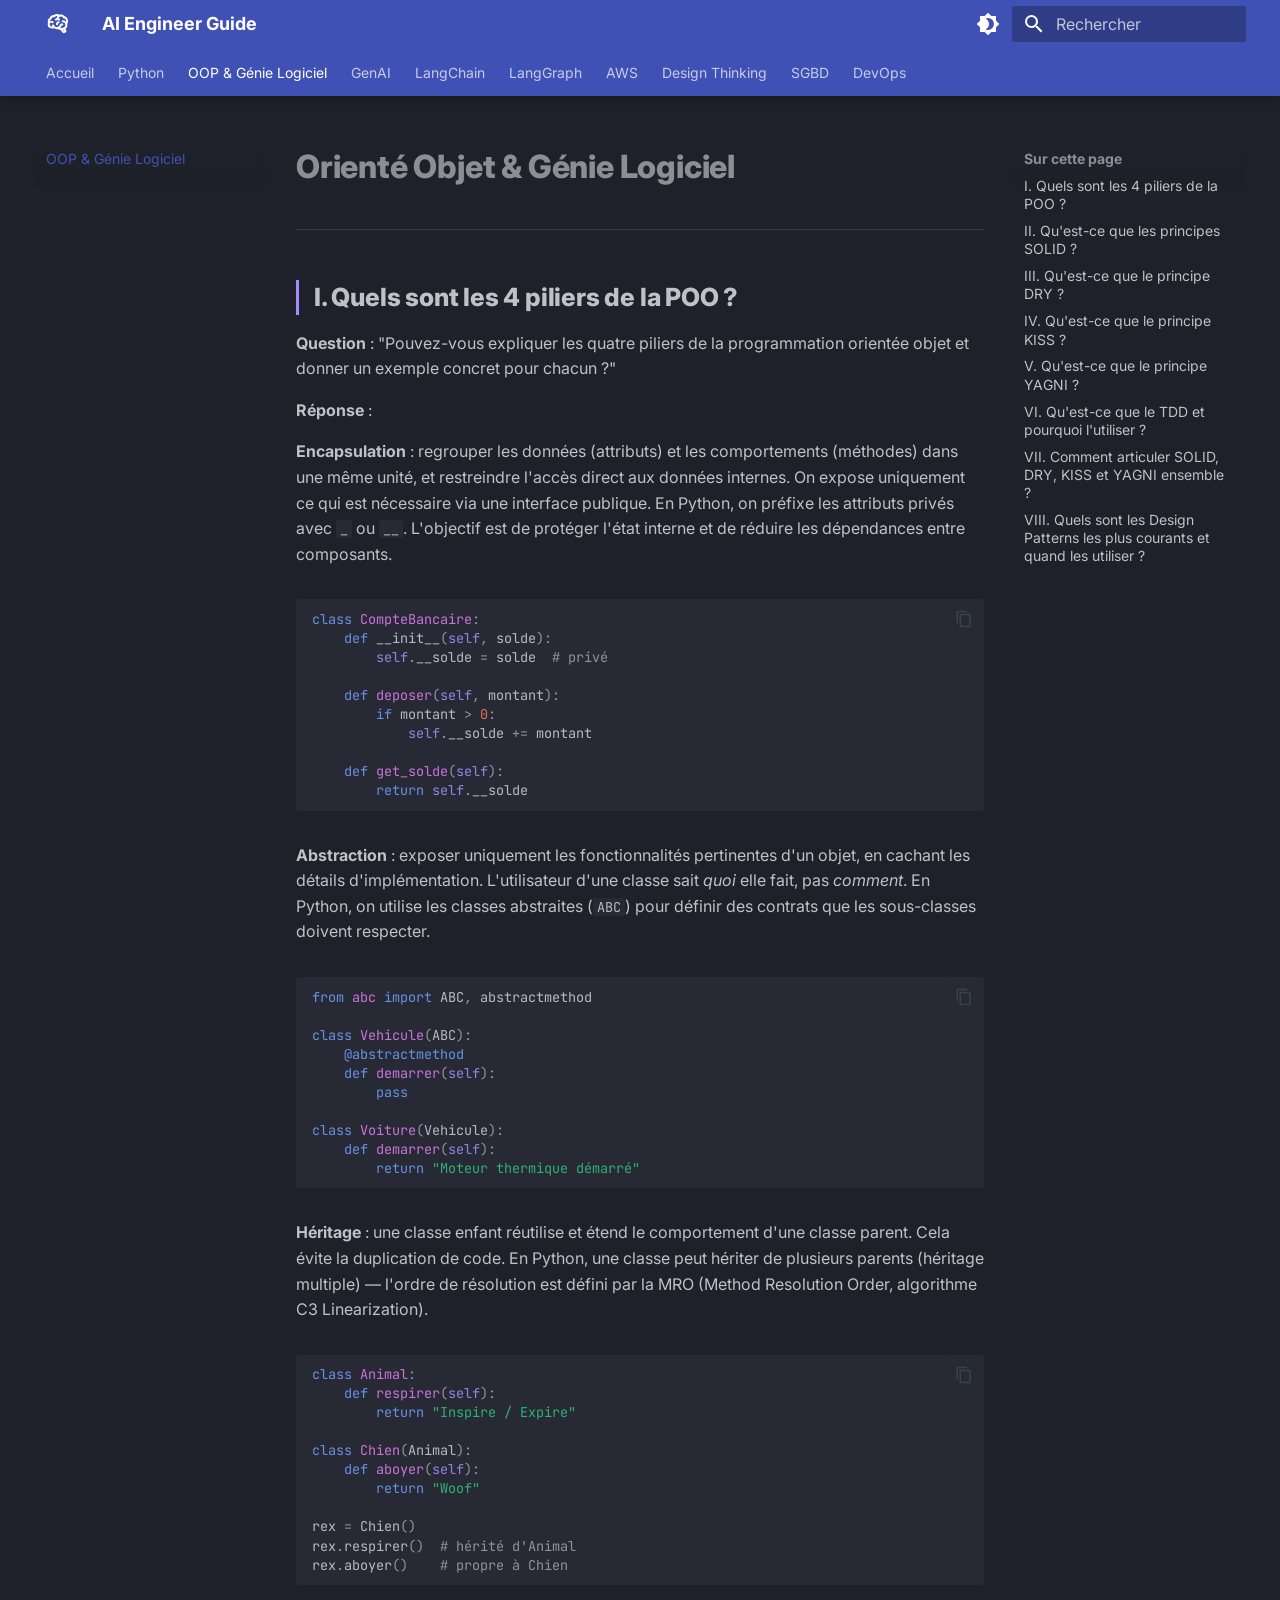
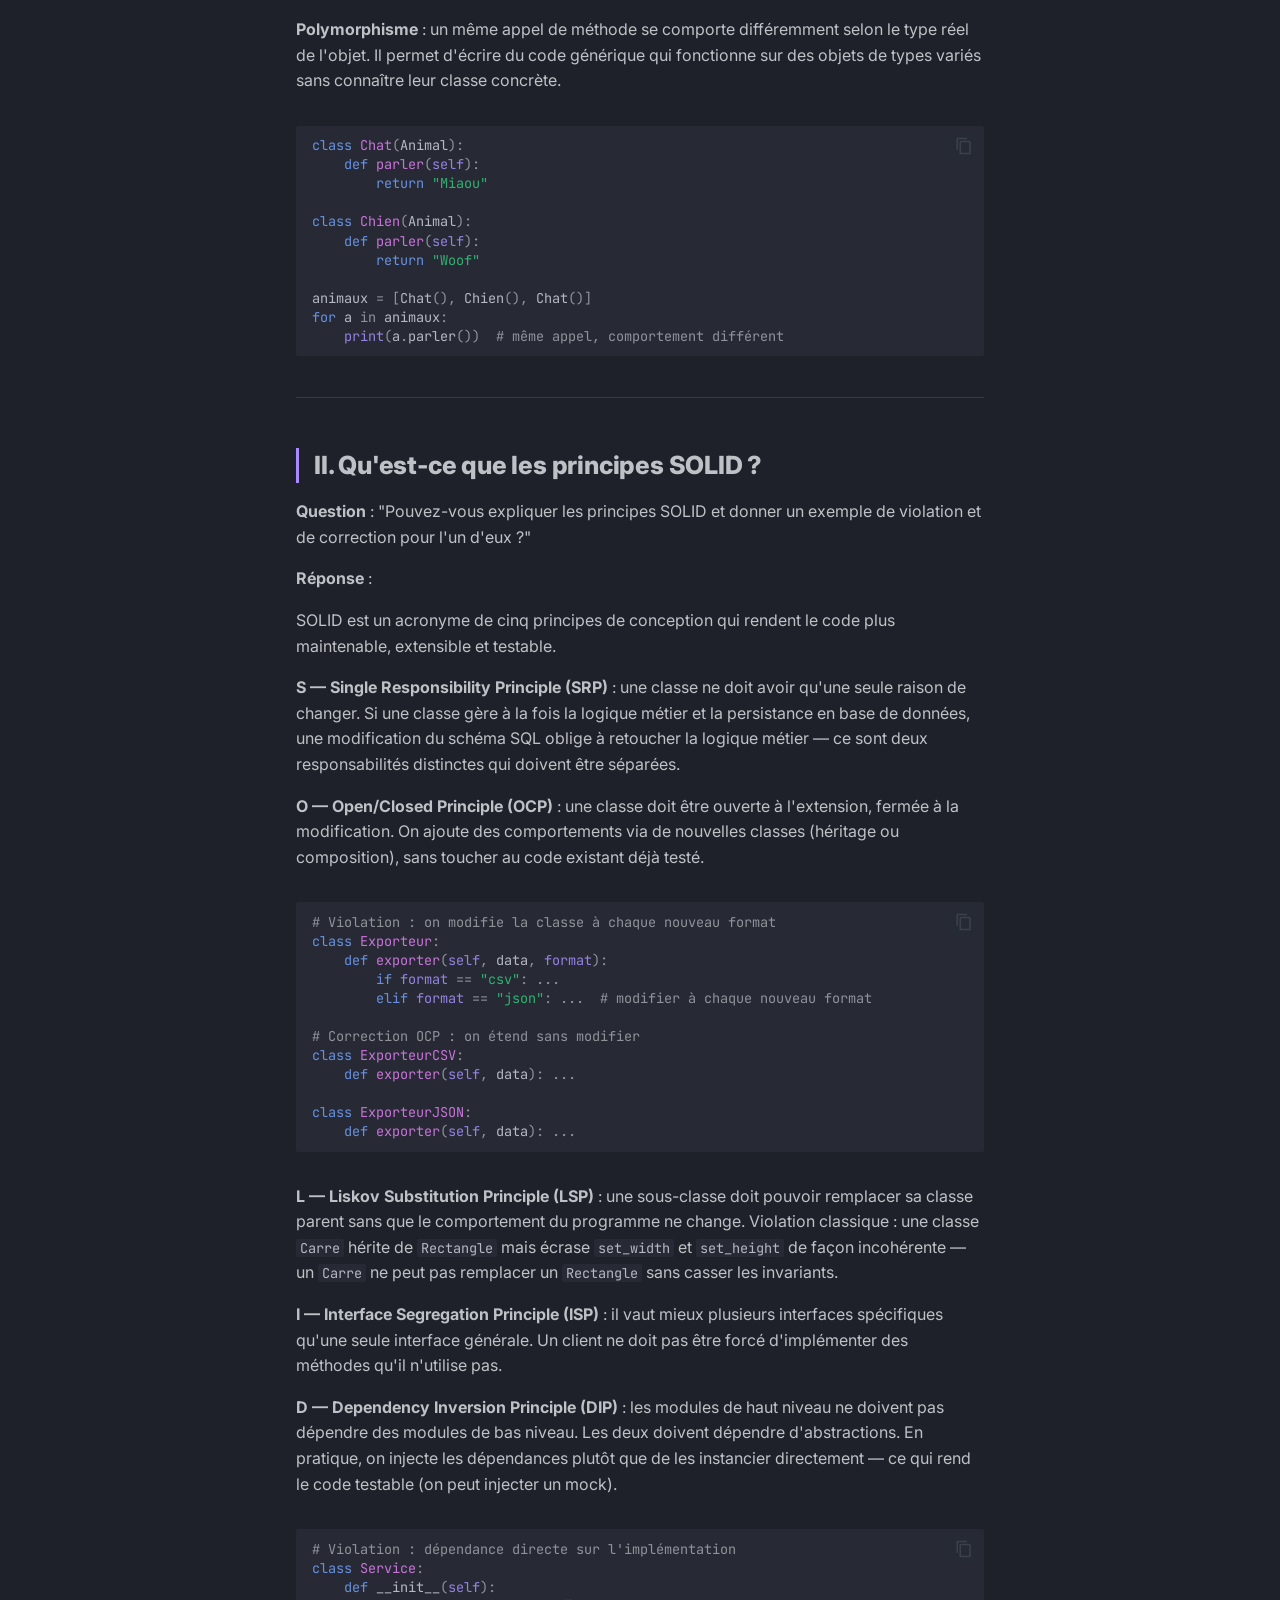
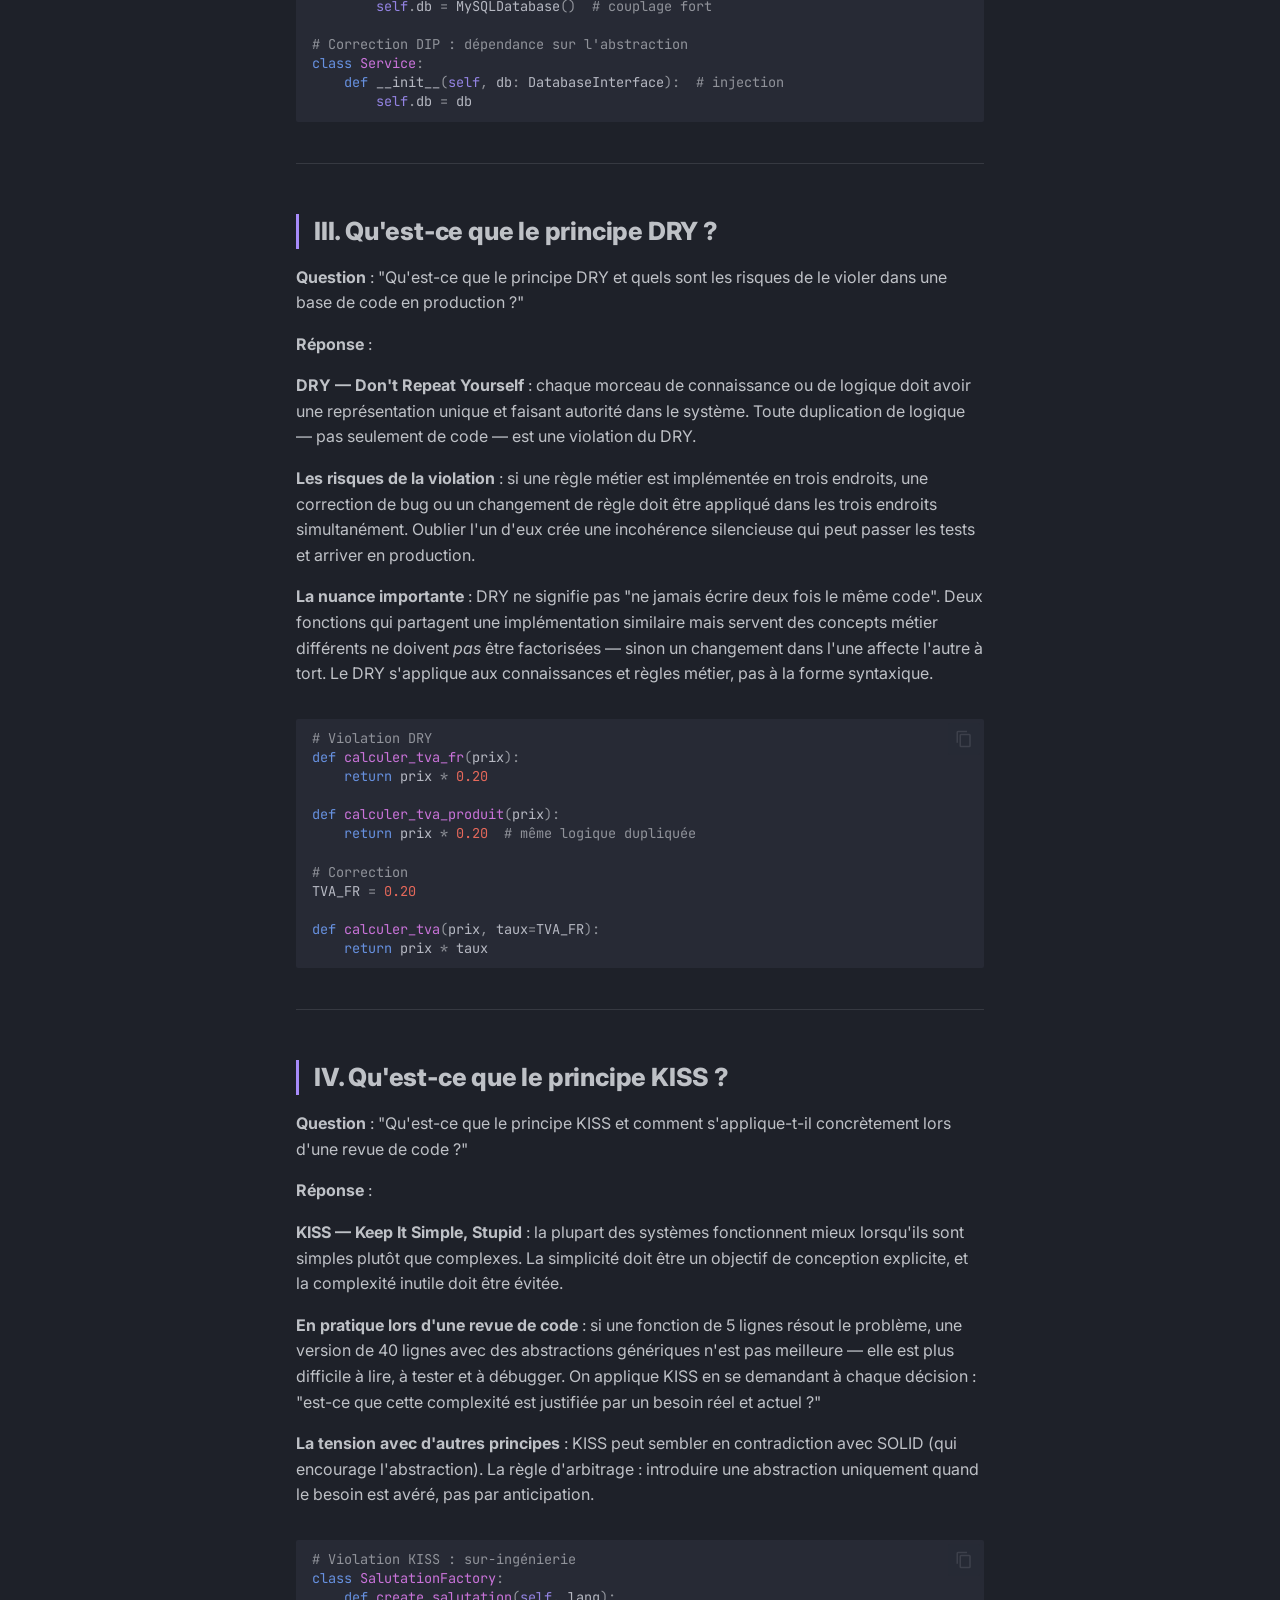
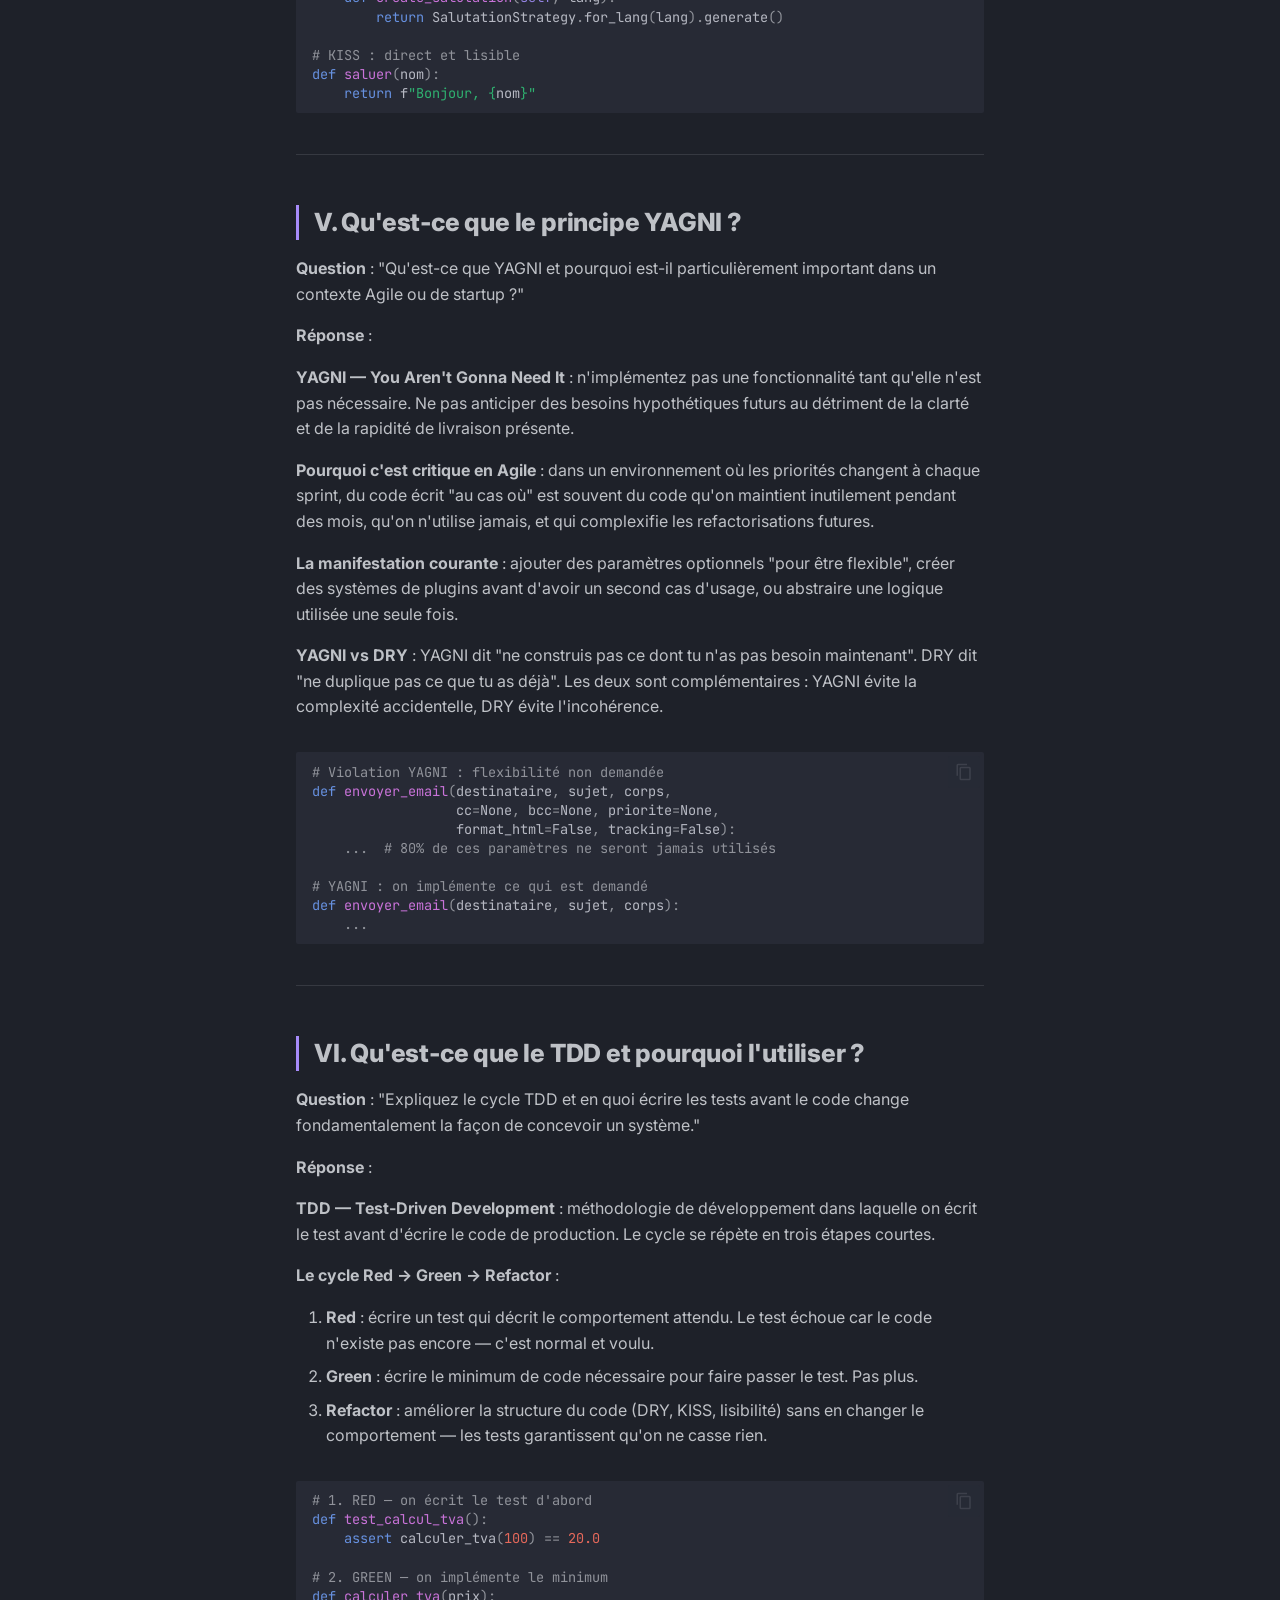
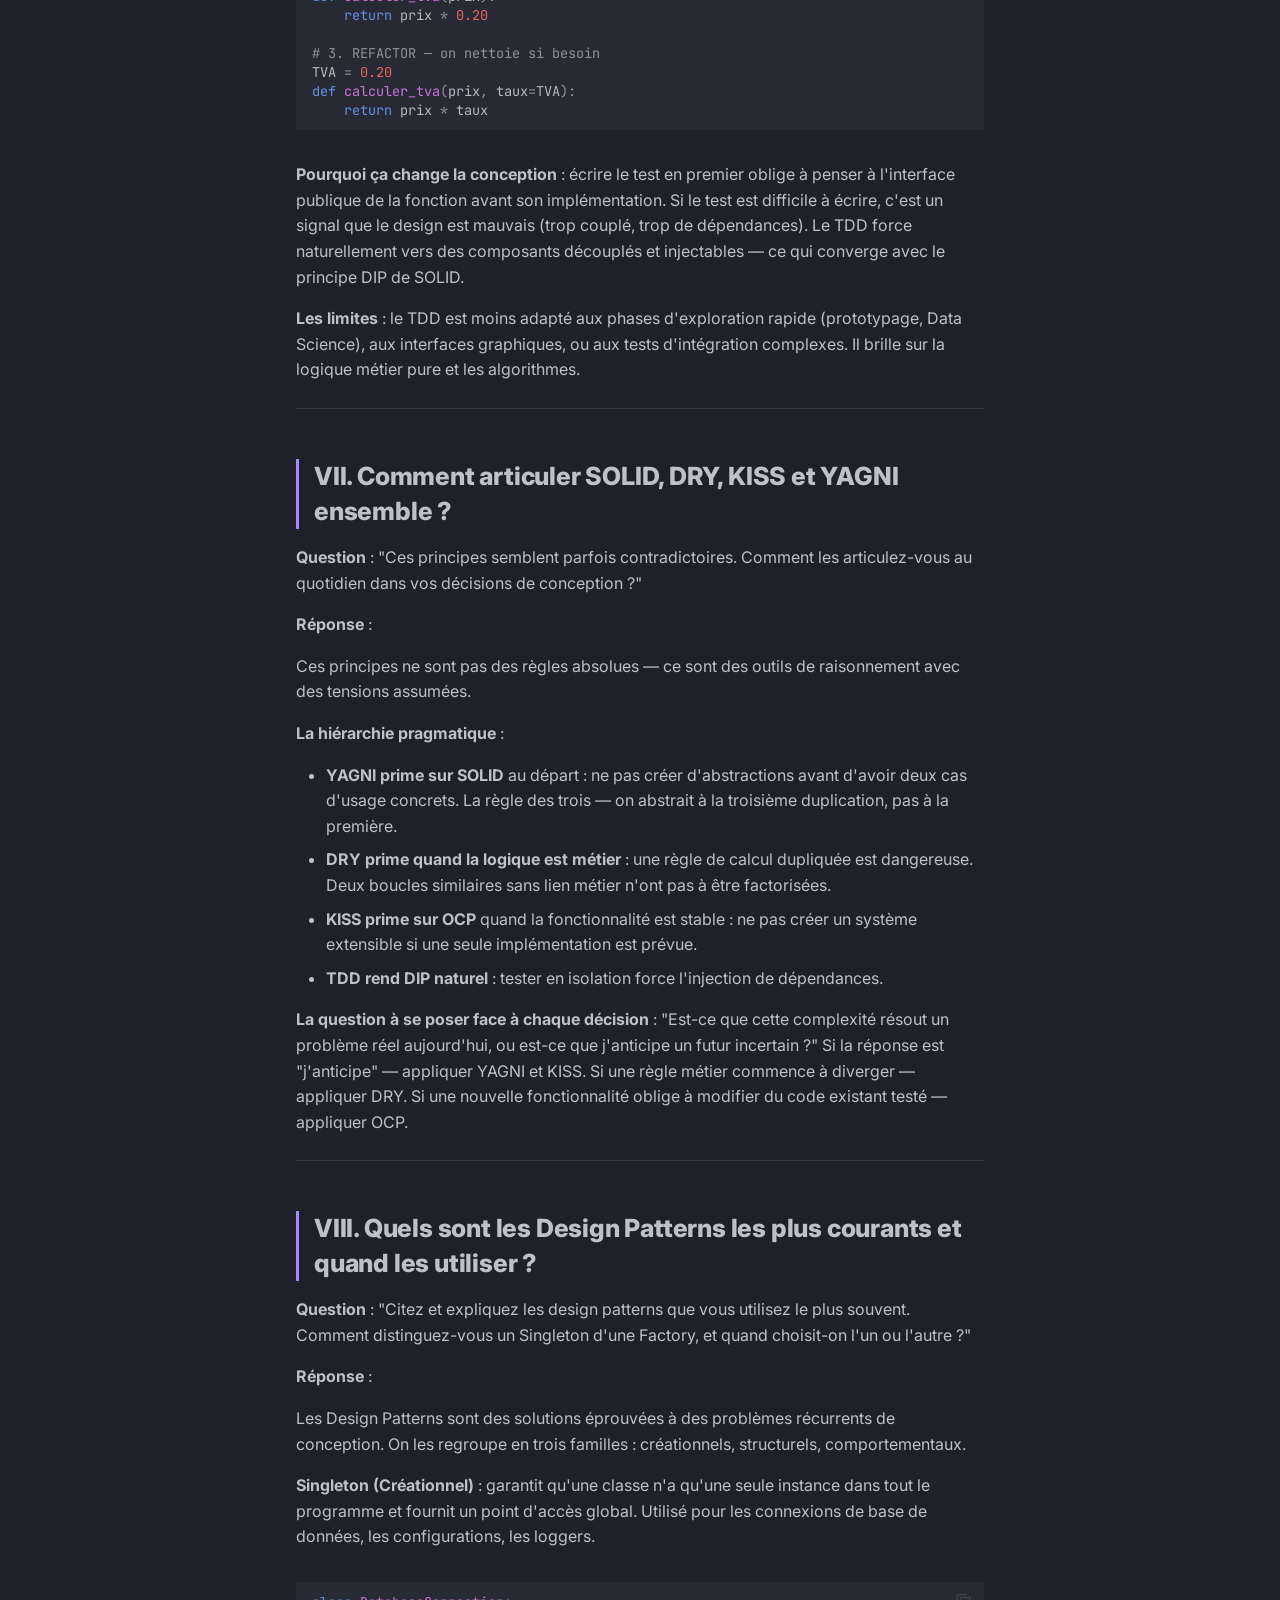
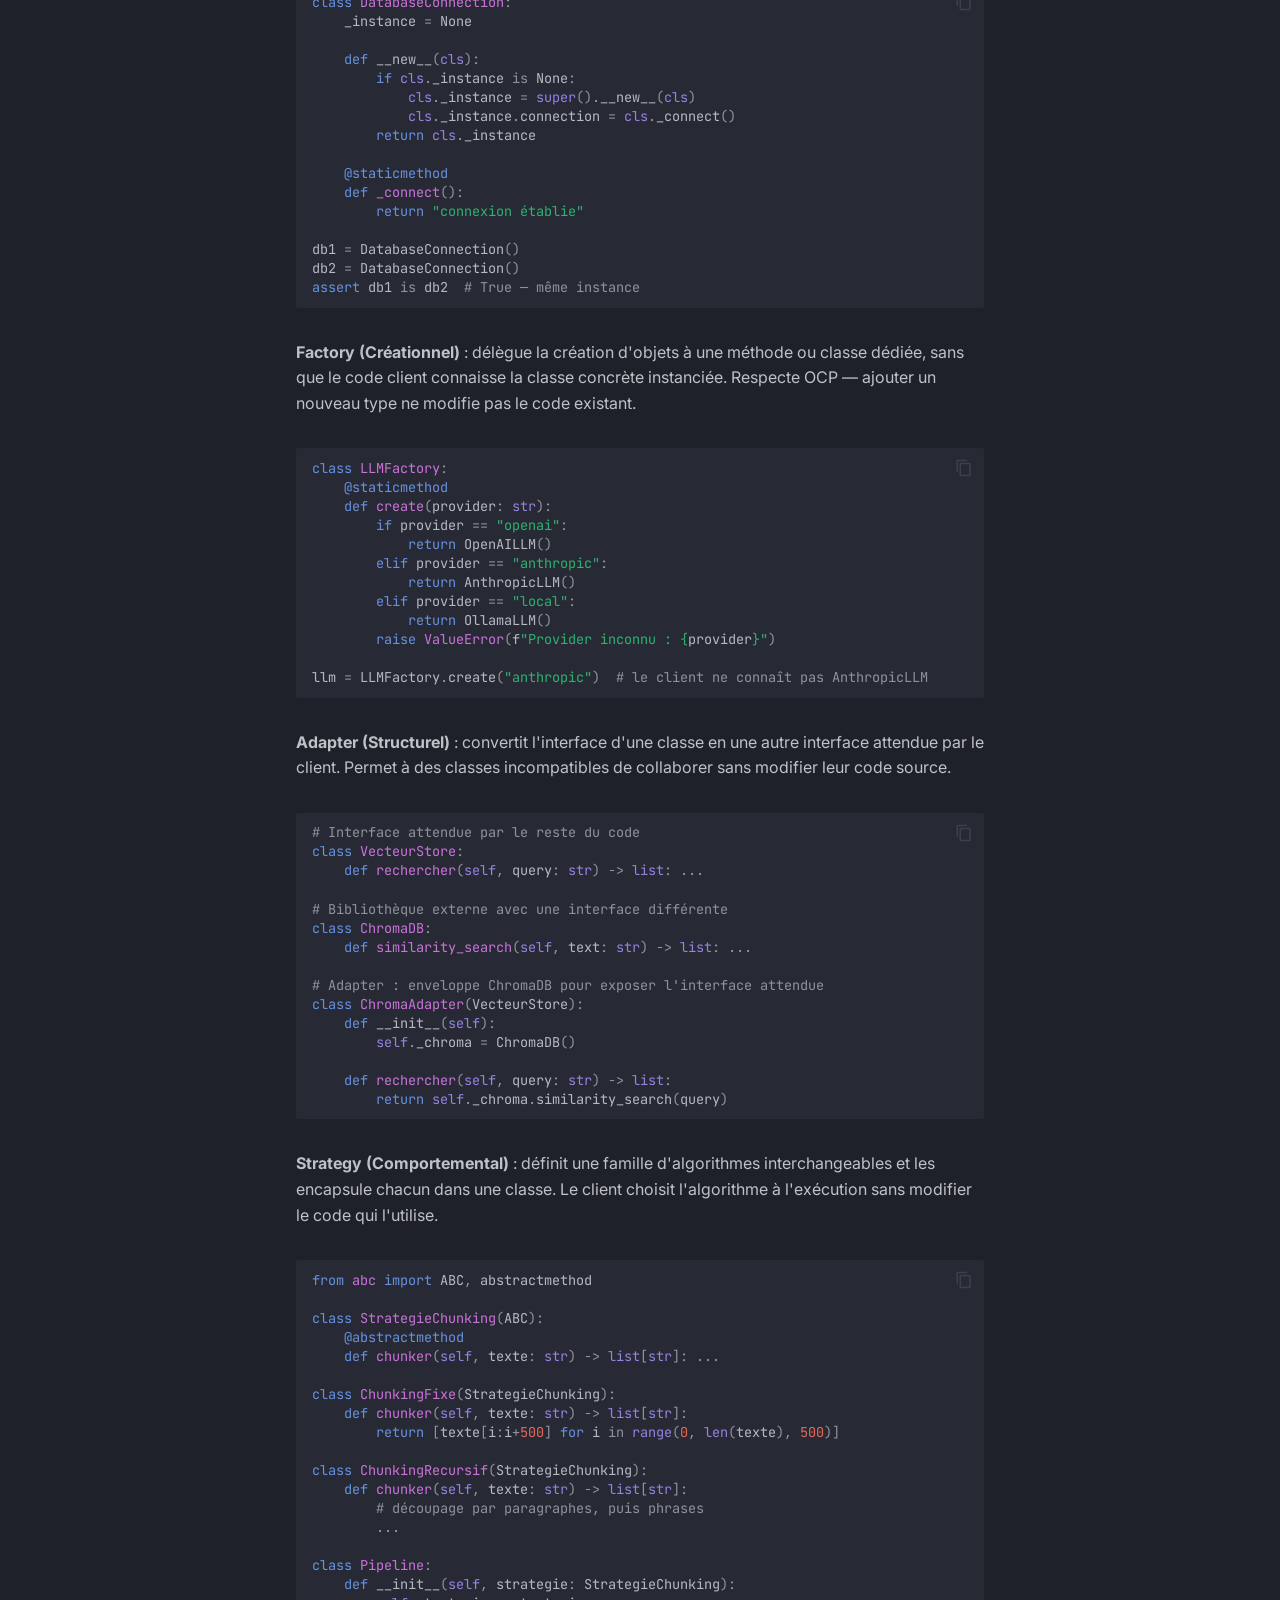
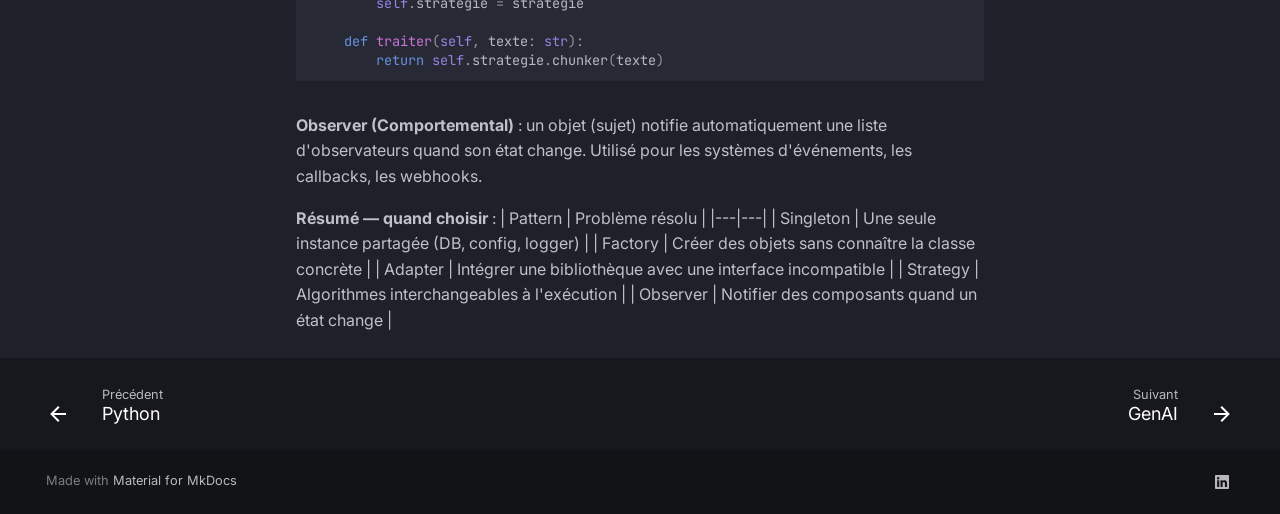
<file: oop/index.html>
<!doctype html>
<html lang="fr" class="no-js">
  <head>
    
      <meta charset="utf-8">
      <meta name="viewport" content="width=device-width,initial-scale=1">
      
        <meta name="description" content="Fiches de révision techniques — GenAI, LangChain, LangGraph, AWS, Design Thinking">
      
      
      
      
        <link rel="prev" href="../python/">
      
      
        <link rel="next" href="../gen_ai/">
      
      
        
      
      
      <link rel="icon" href="../assets/images/favicon.png">
      <meta name="generator" content="mkdocs-1.6.1, mkdocs-material-9.7.6">
    
    
      
        <title>OOP & Génie Logiciel - AI Engineer Guide</title>
      
    
    
      <link rel="stylesheet" href="../assets/stylesheets/main.484c7ddc.min.css">
      
        
        <link rel="stylesheet" href="../assets/stylesheets/palette.ab4e12ef.min.css">
      
      


    
    
      
    
    
      
        
        
        <link rel="preconnect" href="https://fonts.gstatic.com" crossorigin>
        <link rel="stylesheet" href="https://fonts.googleapis.com/css?family=Inter:300,300i,400,400i,700,700i%7CJetBrains+Mono:400,400i,700,700i&display=fallback">
        <style>:root{--md-text-font:"Inter";--md-code-font:"JetBrains Mono"}</style>
      
    
    
      <link rel="stylesheet" href="../stylesheets/extra.css">
    
    <script>__md_scope=new URL("..",location),__md_hash=e=>[...e].reduce(((e,_)=>(e<<5)-e+_.charCodeAt(0)),0),__md_get=(e,_=localStorage,t=__md_scope)=>JSON.parse(_.getItem(t.pathname+"."+e)),__md_set=(e,_,t=localStorage,a=__md_scope)=>{try{t.setItem(a.pathname+"."+e,JSON.stringify(_))}catch(e){}}</script>
    
      

    
    
  </head>
  
  
    
    
      
    
    
    
    
    <body dir="ltr" data-md-color-scheme="slate" data-md-color-primary="custom" data-md-color-accent="cyan">
  
    
    <input class="md-toggle" data-md-toggle="drawer" type="checkbox" id="__drawer" autocomplete="off">
    <input class="md-toggle" data-md-toggle="search" type="checkbox" id="__search" autocomplete="off">
    <label class="md-overlay" for="__drawer"></label>
    <div data-md-component="skip">
      
        
        <a href="#oriente-objet-genie-logiciel" class="md-skip">
          Aller au contenu
        </a>
      
    </div>
    <div data-md-component="announce">
      
    </div>
    
    
      

  

<header class="md-header md-header--shadow md-header--lifted" data-md-component="header">
  <nav class="md-header__inner md-grid" aria-label="En-tête">
    <a href=".." title="AI Engineer Guide" class="md-header__button md-logo" aria-label="AI Engineer Guide" data-md-component="logo">
      
  
  <svg xmlns="http://www.w3.org/2000/svg" viewBox="0 0 24 24"><path d="M21.33 12.91c.09 1.55-.62 3.04-1.89 3.95l.77 1.49c.23.45.26.98.06 1.45-.19.47-.58.84-1.06 1l-.79.25a1.687 1.687 0 0 1-1.86-.55L14.44 18c-.89-.15-1.73-.53-2.44-1.1-.5.15-1 .23-1.5.23-.88 0-1.76-.27-2.5-.79-.53.16-1.07.23-1.62.22-.79.01-1.57-.15-2.3-.45a4.1 4.1 0 0 1-2.43-3.61c-.08-.72.04-1.45.35-2.11-.29-.75-.32-1.57-.07-2.33C2.3 7.11 3 6.32 3.87 5.82c.58-1.69 2.21-2.82 4-2.7 1.6-1.5 4.05-1.66 5.83-.37.42-.11.86-.17 1.3-.17 1.36-.03 2.65.57 3.5 1.64 2.04.53 3.5 2.35 3.58 4.47.05 1.11-.25 2.2-.86 3.13.07.36.11.72.11 1.09m-5-1.41c.57.07 1.02.5 1.02 1.07a1 1 0 0 1-1 1h-.63c-.32.9-.88 1.69-1.62 2.29.25.09.51.14.77.21 5.13-.07 4.53-3.2 4.53-3.25a2.59 2.59 0 0 0-2.69-2.49 1 1 0 0 1-1-1 1 1 0 0 1 1-1c1.23.03 2.41.49 3.33 1.3.05-.29.08-.59.08-.89-.06-1.24-.62-2.32-2.87-2.53-1.25-2.96-4.4-1.32-4.4-.4-.03.23.21.72.25.75a1 1 0 0 1 1 1c0 .55-.45 1-1 1-.53-.02-1.03-.22-1.43-.56-.48.31-1.03.5-1.6.56-.57.05-1.04-.35-1.07-.9a.97.97 0 0 1 .88-1.1c.16-.02.94-.14.94-.77 0-.66.25-1.29.68-1.79-.92-.25-1.91.08-2.91 1.29C6.75 5 6 5.25 5.45 7.2 4.5 7.67 4 8 3.78 9c1.08-.22 2.19-.13 3.22.25.5.19.78.75.59 1.29-.19.52-.77.78-1.29.59-.73-.32-1.55-.34-2.3-.06-.32.27-.32.83-.32 1.27 0 .74.37 1.43 1 1.83.53.27 1.12.41 1.71.4q-.225-.39-.39-.81a1.038 1.038 0 0 1 1.96-.68c.4 1.14 1.42 1.92 2.62 2.05 1.37-.07 2.59-.88 3.19-2.13.23-1.38 1.34-1.5 2.56-1.5m2 7.47-.62-1.3-.71.16 1 1.25zm-4.65-8.61a1 1 0 0 0-.91-1.03c-.71-.04-1.4.2-1.93.67-.57.58-.87 1.38-.84 2.19a1 1 0 0 0 1 1c.57 0 1-.45 1-1 0-.27.07-.54.23-.76.12-.1.27-.15.43-.15.55.03 1.02-.38 1.02-.92"/></svg>

    </a>
    <label class="md-header__button md-icon" for="__drawer">
      
      <svg xmlns="http://www.w3.org/2000/svg" viewBox="0 0 24 24"><path d="M3 6h18v2H3zm0 5h18v2H3zm0 5h18v2H3z"/></svg>
    </label>
    <div class="md-header__title" data-md-component="header-title">
      <div class="md-header__ellipsis">
        <div class="md-header__topic">
          <span class="md-ellipsis">
            AI Engineer Guide
          </span>
        </div>
        <div class="md-header__topic" data-md-component="header-topic">
          <span class="md-ellipsis">
            
              OOP & Génie Logiciel
            
          </span>
        </div>
      </div>
    </div>
    
      
        <form class="md-header__option" data-md-component="palette">
  
    
    
    
    <input class="md-option" data-md-color-media="" data-md-color-scheme="slate" data-md-color-primary="custom" data-md-color-accent="cyan"  aria-label="Passer en mode clair"  type="radio" name="__palette" id="__palette_0">
    
      <label class="md-header__button md-icon" title="Passer en mode clair" for="__palette_1" hidden>
        <svg xmlns="http://www.w3.org/2000/svg" viewBox="0 0 24 24"><path d="M12 18c-.89 0-1.74-.2-2.5-.55C11.56 16.5 13 14.42 13 12s-1.44-4.5-3.5-5.45C10.26 6.2 11.11 6 12 6a6 6 0 0 1 6 6 6 6 0 0 1-6 6m8-9.31V4h-4.69L12 .69 8.69 4H4v4.69L.69 12 4 15.31V20h4.69L12 23.31 15.31 20H20v-4.69L23.31 12z"/></svg>
      </label>
    
  
    
    
    
    <input class="md-option" data-md-color-media="" data-md-color-scheme="default" data-md-color-primary="custom" data-md-color-accent="deep-purple"  aria-label="Passer en mode sombre"  type="radio" name="__palette" id="__palette_1">
    
      <label class="md-header__button md-icon" title="Passer en mode sombre" for="__palette_0" hidden>
        <svg xmlns="http://www.w3.org/2000/svg" viewBox="0 0 24 24"><path d="M12 8a4 4 0 0 0-4 4 4 4 0 0 0 4 4 4 4 0 0 0 4-4 4 4 0 0 0-4-4m0 10a6 6 0 0 1-6-6 6 6 0 0 1 6-6 6 6 0 0 1 6 6 6 6 0 0 1-6 6m8-9.31V4h-4.69L12 .69 8.69 4H4v4.69L.69 12 4 15.31V20h4.69L12 23.31 15.31 20H20v-4.69L23.31 12z"/></svg>
      </label>
    
  
</form>
      
    
    
      <script>var palette=__md_get("__palette");if(palette&&palette.color){if("(prefers-color-scheme)"===palette.color.media){var media=matchMedia("(prefers-color-scheme: light)"),input=document.querySelector(media.matches?"[data-md-color-media='(prefers-color-scheme: light)']":"[data-md-color-media='(prefers-color-scheme: dark)']");palette.color.media=input.getAttribute("data-md-color-media"),palette.color.scheme=input.getAttribute("data-md-color-scheme"),palette.color.primary=input.getAttribute("data-md-color-primary"),palette.color.accent=input.getAttribute("data-md-color-accent")}for(var[key,value]of Object.entries(palette.color))document.body.setAttribute("data-md-color-"+key,value)}</script>
    
    
    
      
      
        <label class="md-header__button md-icon" for="__search">
          
          <svg xmlns="http://www.w3.org/2000/svg" viewBox="0 0 24 24"><path d="M9.5 3A6.5 6.5 0 0 1 16 9.5c0 1.61-.59 3.09-1.56 4.23l.27.27h.79l5 5-1.5 1.5-5-5v-.79l-.27-.27A6.52 6.52 0 0 1 9.5 16 6.5 6.5 0 0 1 3 9.5 6.5 6.5 0 0 1 9.5 3m0 2C7 5 5 7 5 9.5S7 14 9.5 14 14 12 14 9.5 12 5 9.5 5"/></svg>
        </label>
        <div class="md-search" data-md-component="search" role="dialog">
  <label class="md-search__overlay" for="__search"></label>
  <div class="md-search__inner" role="search">
    <form class="md-search__form" name="search">
      <input type="text" class="md-search__input" name="query" aria-label="Rechercher" placeholder="Rechercher" autocapitalize="off" autocorrect="off" autocomplete="off" spellcheck="false" data-md-component="search-query" required>
      <label class="md-search__icon md-icon" for="__search">
        
        <svg xmlns="http://www.w3.org/2000/svg" viewBox="0 0 24 24"><path d="M9.5 3A6.5 6.5 0 0 1 16 9.5c0 1.61-.59 3.09-1.56 4.23l.27.27h.79l5 5-1.5 1.5-5-5v-.79l-.27-.27A6.52 6.52 0 0 1 9.5 16 6.5 6.5 0 0 1 3 9.5 6.5 6.5 0 0 1 9.5 3m0 2C7 5 5 7 5 9.5S7 14 9.5 14 14 12 14 9.5 12 5 9.5 5"/></svg>
        
        <svg xmlns="http://www.w3.org/2000/svg" viewBox="0 0 24 24"><path d="M20 11v2H8l5.5 5.5-1.42 1.42L4.16 12l7.92-7.92L13.5 5.5 8 11z"/></svg>
      </label>
      <nav class="md-search__options" aria-label="Recherche">
        
          <a href="javascript:void(0)" class="md-search__icon md-icon" title="Partager" aria-label="Partager" data-clipboard data-clipboard-text="" data-md-component="search-share" tabindex="-1">
            
            <svg xmlns="http://www.w3.org/2000/svg" viewBox="0 0 24 24"><path d="M18 16.08c-.76 0-1.44.3-1.96.77L8.91 12.7c.05-.23.09-.46.09-.7s-.04-.47-.09-.7l7.05-4.11c.54.5 1.25.81 2.04.81a3 3 0 0 0 3-3 3 3 0 0 0-3-3 3 3 0 0 0-3 3c0 .24.04.47.09.7L8.04 9.81C7.5 9.31 6.79 9 6 9a3 3 0 0 0-3 3 3 3 0 0 0 3 3c.79 0 1.5-.31 2.04-.81l7.12 4.15c-.05.21-.08.43-.08.66 0 1.61 1.31 2.91 2.92 2.91s2.92-1.3 2.92-2.91A2.92 2.92 0 0 0 18 16.08"/></svg>
          </a>
        
        <button type="reset" class="md-search__icon md-icon" title="Effacer" aria-label="Effacer" tabindex="-1">
          
          <svg xmlns="http://www.w3.org/2000/svg" viewBox="0 0 24 24"><path d="M19 6.41 17.59 5 12 10.59 6.41 5 5 6.41 10.59 12 5 17.59 6.41 19 12 13.41 17.59 19 19 17.59 13.41 12z"/></svg>
        </button>
      </nav>
      
        <div class="md-search__suggest" data-md-component="search-suggest"></div>
      
    </form>
    <div class="md-search__output">
      <div class="md-search__scrollwrap" tabindex="0" data-md-scrollfix>
        <div class="md-search-result" data-md-component="search-result">
          <div class="md-search-result__meta">
            Initialisation de la recherche
          </div>
          <ol class="md-search-result__list" role="presentation"></ol>
        </div>
      </div>
    </div>
  </div>
</div>
      
    
    
  </nav>
  
    
      
<nav class="md-tabs" aria-label="Onglets" data-md-component="tabs">
  <div class="md-grid">
    <ul class="md-tabs__list">
      
        
  
  
  
  
    <li class="md-tabs__item">
      <a href=".." class="md-tabs__link">
        
  
  
    
  
  Accueil

      </a>
    </li>
  

      
        
  
  
  
  
    <li class="md-tabs__item">
      <a href="../python/" class="md-tabs__link">
        
  
  
    
  
  Python

      </a>
    </li>
  

      
        
  
  
  
    
  
  
    <li class="md-tabs__item md-tabs__item--active">
      <a href="./" class="md-tabs__link">
        
  
  
    
  
  OOP & Génie Logiciel

      </a>
    </li>
  

      
        
  
  
  
  
    <li class="md-tabs__item">
      <a href="../gen_ai/" class="md-tabs__link">
        
  
  
    
  
  GenAI

      </a>
    </li>
  

      
        
  
  
  
  
    <li class="md-tabs__item">
      <a href="../langchain/" class="md-tabs__link">
        
  
  
    
  
  LangChain

      </a>
    </li>
  

      
        
  
  
  
  
    <li class="md-tabs__item">
      <a href="../langgraph/" class="md-tabs__link">
        
  
  
    
  
  LangGraph

      </a>
    </li>
  

      
        
  
  
  
  
    <li class="md-tabs__item">
      <a href="../aws/" class="md-tabs__link">
        
  
  
    
  
  AWS

      </a>
    </li>
  

      
        
  
  
  
  
    <li class="md-tabs__item">
      <a href="../design_thinking/" class="md-tabs__link">
        
  
  
    
  
  Design Thinking

      </a>
    </li>
  

      
        
  
  
  
  
    <li class="md-tabs__item">
      <a href="../sgbd/" class="md-tabs__link">
        
  
  
    
  
  SGBD

      </a>
    </li>
  

      
        
  
  
  
  
    <li class="md-tabs__item">
      <a href="../devops/" class="md-tabs__link">
        
  
  
    
  
  DevOps

      </a>
    </li>
  

      
    </ul>
  </div>
</nav>
    
  
</header>
    
    <div class="md-container" data-md-component="container">
      
      
        
      
      <main class="md-main" data-md-component="main">
        <div class="md-main__inner md-grid">
          
            
              
              <div class="md-sidebar md-sidebar--primary" data-md-component="sidebar" data-md-type="navigation" >
                <div class="md-sidebar__scrollwrap">
                  <div class="md-sidebar__inner">
                    


  


<nav class="md-nav md-nav--primary md-nav--lifted" aria-label="Navigation" data-md-level="0">
  <label class="md-nav__title" for="__drawer">
    <a href=".." title="AI Engineer Guide" class="md-nav__button md-logo" aria-label="AI Engineer Guide" data-md-component="logo">
      
  
  <svg xmlns="http://www.w3.org/2000/svg" viewBox="0 0 24 24"><path d="M21.33 12.91c.09 1.55-.62 3.04-1.89 3.95l.77 1.49c.23.45.26.98.06 1.45-.19.47-.58.84-1.06 1l-.79.25a1.687 1.687 0 0 1-1.86-.55L14.44 18c-.89-.15-1.73-.53-2.44-1.1-.5.15-1 .23-1.5.23-.88 0-1.76-.27-2.5-.79-.53.16-1.07.23-1.62.22-.79.01-1.57-.15-2.3-.45a4.1 4.1 0 0 1-2.43-3.61c-.08-.72.04-1.45.35-2.11-.29-.75-.32-1.57-.07-2.33C2.3 7.11 3 6.32 3.87 5.82c.58-1.69 2.21-2.82 4-2.7 1.6-1.5 4.05-1.66 5.83-.37.42-.11.86-.17 1.3-.17 1.36-.03 2.65.57 3.5 1.64 2.04.53 3.5 2.35 3.58 4.47.05 1.11-.25 2.2-.86 3.13.07.36.11.72.11 1.09m-5-1.41c.57.07 1.02.5 1.02 1.07a1 1 0 0 1-1 1h-.63c-.32.9-.88 1.69-1.62 2.29.25.09.51.14.77.21 5.13-.07 4.53-3.2 4.53-3.25a2.59 2.59 0 0 0-2.69-2.49 1 1 0 0 1-1-1 1 1 0 0 1 1-1c1.23.03 2.41.49 3.33 1.3.05-.29.08-.59.08-.89-.06-1.24-.62-2.32-2.87-2.53-1.25-2.96-4.4-1.32-4.4-.4-.03.23.21.72.25.75a1 1 0 0 1 1 1c0 .55-.45 1-1 1-.53-.02-1.03-.22-1.43-.56-.48.31-1.03.5-1.6.56-.57.05-1.04-.35-1.07-.9a.97.97 0 0 1 .88-1.1c.16-.02.94-.14.94-.77 0-.66.25-1.29.68-1.79-.92-.25-1.91.08-2.91 1.29C6.75 5 6 5.25 5.45 7.2 4.5 7.67 4 8 3.78 9c1.08-.22 2.19-.13 3.22.25.5.19.78.75.59 1.29-.19.52-.77.78-1.29.59-.73-.32-1.55-.34-2.3-.06-.32.27-.32.83-.32 1.27 0 .74.37 1.43 1 1.83.53.27 1.12.41 1.71.4q-.225-.39-.39-.81a1.038 1.038 0 0 1 1.96-.68c.4 1.14 1.42 1.92 2.62 2.05 1.37-.07 2.59-.88 3.19-2.13.23-1.38 1.34-1.5 2.56-1.5m2 7.47-.62-1.3-.71.16 1 1.25zm-4.65-8.61a1 1 0 0 0-.91-1.03c-.71-.04-1.4.2-1.93.67-.57.58-.87 1.38-.84 2.19a1 1 0 0 0 1 1c.57 0 1-.45 1-1 0-.27.07-.54.23-.76.12-.1.27-.15.43-.15.55.03 1.02-.38 1.02-.92"/></svg>

    </a>
    AI Engineer Guide
  </label>
  
  <ul class="md-nav__list" data-md-scrollfix>
    
      
      
  
  
  
  
    <li class="md-nav__item">
      <a href=".." class="md-nav__link">
        
  
  
  <span class="md-ellipsis">
    
  
    Accueil
  

    
  </span>
  
  

      </a>
    </li>
  

    
      
      
  
  
  
  
    <li class="md-nav__item">
      <a href="../python/" class="md-nav__link">
        
  
  
  <span class="md-ellipsis">
    
  
    Python
  

    
  </span>
  
  

      </a>
    </li>
  

    
      
      
  
  
    
  
  
  
    <li class="md-nav__item md-nav__item--active">
      
      <input class="md-nav__toggle md-toggle" type="checkbox" id="__toc">
      
      
        
      
      
        <label class="md-nav__link md-nav__link--active" for="__toc">
          
  
  
  <span class="md-ellipsis">
    
  
    OOP & Génie Logiciel
  

    
  </span>
  
  

          <span class="md-nav__icon md-icon"></span>
        </label>
      
      <a href="./" class="md-nav__link md-nav__link--active">
        
  
  
  <span class="md-ellipsis">
    
  
    OOP & Génie Logiciel
  

    
  </span>
  
  

      </a>
      
        

  

<nav class="md-nav md-nav--secondary" aria-label="Sur cette page">
  
  
  
    
  
  
    <label class="md-nav__title" for="__toc">
      <span class="md-nav__icon md-icon"></span>
      Sur cette page
    </label>
    <ul class="md-nav__list" data-md-component="toc" data-md-scrollfix>
      
        <li class="md-nav__item">
  <a href="#i-quels-sont-les-4-piliers-de-la-poo" class="md-nav__link">
    <span class="md-ellipsis">
      
        I. Quels sont les 4 piliers de la POO ?
      
    </span>
  </a>
  
</li>
      
        <li class="md-nav__item">
  <a href="#ii-quest-ce-que-les-principes-solid" class="md-nav__link">
    <span class="md-ellipsis">
      
        II. Qu'est-ce que les principes SOLID ?
      
    </span>
  </a>
  
</li>
      
        <li class="md-nav__item">
  <a href="#iii-quest-ce-que-le-principe-dry" class="md-nav__link">
    <span class="md-ellipsis">
      
        III. Qu'est-ce que le principe DRY ?
      
    </span>
  </a>
  
</li>
      
        <li class="md-nav__item">
  <a href="#iv-quest-ce-que-le-principe-kiss" class="md-nav__link">
    <span class="md-ellipsis">
      
        IV. Qu'est-ce que le principe KISS ?
      
    </span>
  </a>
  
</li>
      
        <li class="md-nav__item">
  <a href="#v-quest-ce-que-le-principe-yagni" class="md-nav__link">
    <span class="md-ellipsis">
      
        V. Qu'est-ce que le principe YAGNI ?
      
    </span>
  </a>
  
</li>
      
        <li class="md-nav__item">
  <a href="#vi-quest-ce-que-le-tdd-et-pourquoi-lutiliser" class="md-nav__link">
    <span class="md-ellipsis">
      
        VI. Qu'est-ce que le TDD et pourquoi l'utiliser ?
      
    </span>
  </a>
  
</li>
      
        <li class="md-nav__item">
  <a href="#vii-comment-articuler-solid-dry-kiss-et-yagni-ensemble" class="md-nav__link">
    <span class="md-ellipsis">
      
        VII. Comment articuler SOLID, DRY, KISS et YAGNI ensemble ?
      
    </span>
  </a>
  
</li>
      
        <li class="md-nav__item">
  <a href="#viii-quels-sont-les-design-patterns-les-plus-courants-et-quand-les-utiliser" class="md-nav__link">
    <span class="md-ellipsis">
      
        VIII. Quels sont les Design Patterns les plus courants et quand les utiliser ?
      
    </span>
  </a>
  
</li>
      
    </ul>
  
</nav>
      
    </li>
  

    
      
      
  
  
  
  
    <li class="md-nav__item">
      <a href="../gen_ai/" class="md-nav__link">
        
  
  
  <span class="md-ellipsis">
    
  
    GenAI
  

    
  </span>
  
  

      </a>
    </li>
  

    
      
      
  
  
  
  
    <li class="md-nav__item">
      <a href="../langchain/" class="md-nav__link">
        
  
  
  <span class="md-ellipsis">
    
  
    LangChain
  

    
  </span>
  
  

      </a>
    </li>
  

    
      
      
  
  
  
  
    <li class="md-nav__item">
      <a href="../langgraph/" class="md-nav__link">
        
  
  
  <span class="md-ellipsis">
    
  
    LangGraph
  

    
  </span>
  
  

      </a>
    </li>
  

    
      
      
  
  
  
  
    <li class="md-nav__item">
      <a href="../aws/" class="md-nav__link">
        
  
  
  <span class="md-ellipsis">
    
  
    AWS
  

    
  </span>
  
  

      </a>
    </li>
  

    
      
      
  
  
  
  
    <li class="md-nav__item">
      <a href="../design_thinking/" class="md-nav__link">
        
  
  
  <span class="md-ellipsis">
    
  
    Design Thinking
  

    
  </span>
  
  

      </a>
    </li>
  

    
      
      
  
  
  
  
    <li class="md-nav__item">
      <a href="../sgbd/" class="md-nav__link">
        
  
  
  <span class="md-ellipsis">
    
  
    SGBD
  

    
  </span>
  
  

      </a>
    </li>
  

    
      
      
  
  
  
  
    <li class="md-nav__item">
      <a href="../devops/" class="md-nav__link">
        
  
  
  <span class="md-ellipsis">
    
  
    DevOps
  

    
  </span>
  
  

      </a>
    </li>
  

    
  </ul>
</nav>
                  </div>
                </div>
              </div>
            
            
              
              <div class="md-sidebar md-sidebar--secondary" data-md-component="sidebar" data-md-type="toc" >
                <div class="md-sidebar__scrollwrap">
                  <div class="md-sidebar__inner">
                    

  

<nav class="md-nav md-nav--secondary" aria-label="Sur cette page">
  
  
  
    
  
  
    <label class="md-nav__title" for="__toc">
      <span class="md-nav__icon md-icon"></span>
      Sur cette page
    </label>
    <ul class="md-nav__list" data-md-component="toc" data-md-scrollfix>
      
        <li class="md-nav__item">
  <a href="#i-quels-sont-les-4-piliers-de-la-poo" class="md-nav__link">
    <span class="md-ellipsis">
      
        I. Quels sont les 4 piliers de la POO ?
      
    </span>
  </a>
  
</li>
      
        <li class="md-nav__item">
  <a href="#ii-quest-ce-que-les-principes-solid" class="md-nav__link">
    <span class="md-ellipsis">
      
        II. Qu'est-ce que les principes SOLID ?
      
    </span>
  </a>
  
</li>
      
        <li class="md-nav__item">
  <a href="#iii-quest-ce-que-le-principe-dry" class="md-nav__link">
    <span class="md-ellipsis">
      
        III. Qu'est-ce que le principe DRY ?
      
    </span>
  </a>
  
</li>
      
        <li class="md-nav__item">
  <a href="#iv-quest-ce-que-le-principe-kiss" class="md-nav__link">
    <span class="md-ellipsis">
      
        IV. Qu'est-ce que le principe KISS ?
      
    </span>
  </a>
  
</li>
      
        <li class="md-nav__item">
  <a href="#v-quest-ce-que-le-principe-yagni" class="md-nav__link">
    <span class="md-ellipsis">
      
        V. Qu'est-ce que le principe YAGNI ?
      
    </span>
  </a>
  
</li>
      
        <li class="md-nav__item">
  <a href="#vi-quest-ce-que-le-tdd-et-pourquoi-lutiliser" class="md-nav__link">
    <span class="md-ellipsis">
      
        VI. Qu'est-ce que le TDD et pourquoi l'utiliser ?
      
    </span>
  </a>
  
</li>
      
        <li class="md-nav__item">
  <a href="#vii-comment-articuler-solid-dry-kiss-et-yagni-ensemble" class="md-nav__link">
    <span class="md-ellipsis">
      
        VII. Comment articuler SOLID, DRY, KISS et YAGNI ensemble ?
      
    </span>
  </a>
  
</li>
      
        <li class="md-nav__item">
  <a href="#viii-quels-sont-les-design-patterns-les-plus-courants-et-quand-les-utiliser" class="md-nav__link">
    <span class="md-ellipsis">
      
        VIII. Quels sont les Design Patterns les plus courants et quand les utiliser ?
      
    </span>
  </a>
  
</li>
      
    </ul>
  
</nav>
                  </div>
                </div>
              </div>
            
          
          
            <div class="md-content" data-md-component="content">
              
              <article class="md-content__inner md-typeset">
                
                  



<h1 id="oriente-objet-genie-logiciel">Orienté Objet &amp; Génie Logiciel<a class="headerlink" href="#oriente-objet-genie-logiciel" title="Permanent link">&para;</a></h1>
<hr />
<h2 id="i-quels-sont-les-4-piliers-de-la-poo">I. Quels sont les 4 piliers de la POO ?<a class="headerlink" href="#i-quels-sont-les-4-piliers-de-la-poo" title="Permanent link">&para;</a></h2>
<p><strong>Question</strong> : "Pouvez-vous expliquer les quatre piliers de la programmation orientée objet et donner un exemple concret pour chacun ?"</p>
<p><strong>Réponse</strong> :</p>
<p><strong>Encapsulation</strong> : regrouper les données (attributs) et les comportements (méthodes) dans une même unité, et restreindre l'accès direct aux données internes. On expose uniquement ce qui est nécessaire via une interface publique. En Python, on préfixe les attributs privés avec <code>_</code> ou <code>__</code>. L'objectif est de protéger l'état interne et de réduire les dépendances entre composants.</p>
<div class="language-python highlight"><pre><span></span><code><span id="__span-0-1"><a id="__codelineno-0-1" name="__codelineno-0-1" href="#__codelineno-0-1"></a><span class="k">class</span><span class="w"> </span><span class="nc">CompteBancaire</span><span class="p">:</span>
</span><span id="__span-0-2"><a id="__codelineno-0-2" name="__codelineno-0-2" href="#__codelineno-0-2"></a>    <span class="k">def</span><span class="w"> </span><span class="fm">__init__</span><span class="p">(</span><span class="bp">self</span><span class="p">,</span> <span class="n">solde</span><span class="p">):</span>
</span><span id="__span-0-3"><a id="__codelineno-0-3" name="__codelineno-0-3" href="#__codelineno-0-3"></a>        <span class="bp">self</span><span class="o">.</span><span class="n">__solde</span> <span class="o">=</span> <span class="n">solde</span>  <span class="c1"># privé</span>
</span><span id="__span-0-4"><a id="__codelineno-0-4" name="__codelineno-0-4" href="#__codelineno-0-4"></a>
</span><span id="__span-0-5"><a id="__codelineno-0-5" name="__codelineno-0-5" href="#__codelineno-0-5"></a>    <span class="k">def</span><span class="w"> </span><span class="nf">deposer</span><span class="p">(</span><span class="bp">self</span><span class="p">,</span> <span class="n">montant</span><span class="p">):</span>
</span><span id="__span-0-6"><a id="__codelineno-0-6" name="__codelineno-0-6" href="#__codelineno-0-6"></a>        <span class="k">if</span> <span class="n">montant</span> <span class="o">&gt;</span> <span class="mi">0</span><span class="p">:</span>
</span><span id="__span-0-7"><a id="__codelineno-0-7" name="__codelineno-0-7" href="#__codelineno-0-7"></a>            <span class="bp">self</span><span class="o">.</span><span class="n">__solde</span> <span class="o">+=</span> <span class="n">montant</span>
</span><span id="__span-0-8"><a id="__codelineno-0-8" name="__codelineno-0-8" href="#__codelineno-0-8"></a>
</span><span id="__span-0-9"><a id="__codelineno-0-9" name="__codelineno-0-9" href="#__codelineno-0-9"></a>    <span class="k">def</span><span class="w"> </span><span class="nf">get_solde</span><span class="p">(</span><span class="bp">self</span><span class="p">):</span>
</span><span id="__span-0-10"><a id="__codelineno-0-10" name="__codelineno-0-10" href="#__codelineno-0-10"></a>        <span class="k">return</span> <span class="bp">self</span><span class="o">.</span><span class="n">__solde</span>
</span></code></pre></div>
<p><strong>Abstraction</strong> : exposer uniquement les fonctionnalités pertinentes d'un objet, en cachant les détails d'implémentation. L'utilisateur d'une classe sait <em>quoi</em> elle fait, pas <em>comment</em>. En Python, on utilise les classes abstraites (<code>ABC</code>) pour définir des contrats que les sous-classes doivent respecter.</p>
<div class="language-python highlight"><pre><span></span><code><span id="__span-1-1"><a id="__codelineno-1-1" name="__codelineno-1-1" href="#__codelineno-1-1"></a><span class="kn">from</span><span class="w"> </span><span class="nn">abc</span><span class="w"> </span><span class="kn">import</span> <span class="n">ABC</span><span class="p">,</span> <span class="n">abstractmethod</span>
</span><span id="__span-1-2"><a id="__codelineno-1-2" name="__codelineno-1-2" href="#__codelineno-1-2"></a>
</span><span id="__span-1-3"><a id="__codelineno-1-3" name="__codelineno-1-3" href="#__codelineno-1-3"></a><span class="k">class</span><span class="w"> </span><span class="nc">Vehicule</span><span class="p">(</span><span class="n">ABC</span><span class="p">):</span>
</span><span id="__span-1-4"><a id="__codelineno-1-4" name="__codelineno-1-4" href="#__codelineno-1-4"></a>    <span class="nd">@abstractmethod</span>
</span><span id="__span-1-5"><a id="__codelineno-1-5" name="__codelineno-1-5" href="#__codelineno-1-5"></a>    <span class="k">def</span><span class="w"> </span><span class="nf">demarrer</span><span class="p">(</span><span class="bp">self</span><span class="p">):</span>
</span><span id="__span-1-6"><a id="__codelineno-1-6" name="__codelineno-1-6" href="#__codelineno-1-6"></a>        <span class="k">pass</span>
</span><span id="__span-1-7"><a id="__codelineno-1-7" name="__codelineno-1-7" href="#__codelineno-1-7"></a>
</span><span id="__span-1-8"><a id="__codelineno-1-8" name="__codelineno-1-8" href="#__codelineno-1-8"></a><span class="k">class</span><span class="w"> </span><span class="nc">Voiture</span><span class="p">(</span><span class="n">Vehicule</span><span class="p">):</span>
</span><span id="__span-1-9"><a id="__codelineno-1-9" name="__codelineno-1-9" href="#__codelineno-1-9"></a>    <span class="k">def</span><span class="w"> </span><span class="nf">demarrer</span><span class="p">(</span><span class="bp">self</span><span class="p">):</span>
</span><span id="__span-1-10"><a id="__codelineno-1-10" name="__codelineno-1-10" href="#__codelineno-1-10"></a>        <span class="k">return</span> <span class="s2">&quot;Moteur thermique démarré&quot;</span>
</span></code></pre></div>
<p><strong>Héritage</strong> : une classe enfant réutilise et étend le comportement d'une classe parent. Cela évite la duplication de code. En Python, une classe peut hériter de plusieurs parents (héritage multiple) — l'ordre de résolution est défini par la MRO (Method Resolution Order, algorithme C3 Linearization).</p>
<div class="language-python highlight"><pre><span></span><code><span id="__span-2-1"><a id="__codelineno-2-1" name="__codelineno-2-1" href="#__codelineno-2-1"></a><span class="k">class</span><span class="w"> </span><span class="nc">Animal</span><span class="p">:</span>
</span><span id="__span-2-2"><a id="__codelineno-2-2" name="__codelineno-2-2" href="#__codelineno-2-2"></a>    <span class="k">def</span><span class="w"> </span><span class="nf">respirer</span><span class="p">(</span><span class="bp">self</span><span class="p">):</span>
</span><span id="__span-2-3"><a id="__codelineno-2-3" name="__codelineno-2-3" href="#__codelineno-2-3"></a>        <span class="k">return</span> <span class="s2">&quot;Inspire / Expire&quot;</span>
</span><span id="__span-2-4"><a id="__codelineno-2-4" name="__codelineno-2-4" href="#__codelineno-2-4"></a>
</span><span id="__span-2-5"><a id="__codelineno-2-5" name="__codelineno-2-5" href="#__codelineno-2-5"></a><span class="k">class</span><span class="w"> </span><span class="nc">Chien</span><span class="p">(</span><span class="n">Animal</span><span class="p">):</span>
</span><span id="__span-2-6"><a id="__codelineno-2-6" name="__codelineno-2-6" href="#__codelineno-2-6"></a>    <span class="k">def</span><span class="w"> </span><span class="nf">aboyer</span><span class="p">(</span><span class="bp">self</span><span class="p">):</span>
</span><span id="__span-2-7"><a id="__codelineno-2-7" name="__codelineno-2-7" href="#__codelineno-2-7"></a>        <span class="k">return</span> <span class="s2">&quot;Woof&quot;</span>
</span><span id="__span-2-8"><a id="__codelineno-2-8" name="__codelineno-2-8" href="#__codelineno-2-8"></a>
</span><span id="__span-2-9"><a id="__codelineno-2-9" name="__codelineno-2-9" href="#__codelineno-2-9"></a><span class="n">rex</span> <span class="o">=</span> <span class="n">Chien</span><span class="p">()</span>
</span><span id="__span-2-10"><a id="__codelineno-2-10" name="__codelineno-2-10" href="#__codelineno-2-10"></a><span class="n">rex</span><span class="o">.</span><span class="n">respirer</span><span class="p">()</span>  <span class="c1"># hérité d&#39;Animal</span>
</span><span id="__span-2-11"><a id="__codelineno-2-11" name="__codelineno-2-11" href="#__codelineno-2-11"></a><span class="n">rex</span><span class="o">.</span><span class="n">aboyer</span><span class="p">()</span>    <span class="c1"># propre à Chien</span>
</span></code></pre></div>
<p><strong>Polymorphisme</strong> : un même appel de méthode se comporte différemment selon le type réel de l'objet. Il permet d'écrire du code générique qui fonctionne sur des objets de types variés sans connaître leur classe concrète.</p>
<div class="language-python highlight"><pre><span></span><code><span id="__span-3-1"><a id="__codelineno-3-1" name="__codelineno-3-1" href="#__codelineno-3-1"></a><span class="k">class</span><span class="w"> </span><span class="nc">Chat</span><span class="p">(</span><span class="n">Animal</span><span class="p">):</span>
</span><span id="__span-3-2"><a id="__codelineno-3-2" name="__codelineno-3-2" href="#__codelineno-3-2"></a>    <span class="k">def</span><span class="w"> </span><span class="nf">parler</span><span class="p">(</span><span class="bp">self</span><span class="p">):</span>
</span><span id="__span-3-3"><a id="__codelineno-3-3" name="__codelineno-3-3" href="#__codelineno-3-3"></a>        <span class="k">return</span> <span class="s2">&quot;Miaou&quot;</span>
</span><span id="__span-3-4"><a id="__codelineno-3-4" name="__codelineno-3-4" href="#__codelineno-3-4"></a>
</span><span id="__span-3-5"><a id="__codelineno-3-5" name="__codelineno-3-5" href="#__codelineno-3-5"></a><span class="k">class</span><span class="w"> </span><span class="nc">Chien</span><span class="p">(</span><span class="n">Animal</span><span class="p">):</span>
</span><span id="__span-3-6"><a id="__codelineno-3-6" name="__codelineno-3-6" href="#__codelineno-3-6"></a>    <span class="k">def</span><span class="w"> </span><span class="nf">parler</span><span class="p">(</span><span class="bp">self</span><span class="p">):</span>
</span><span id="__span-3-7"><a id="__codelineno-3-7" name="__codelineno-3-7" href="#__codelineno-3-7"></a>        <span class="k">return</span> <span class="s2">&quot;Woof&quot;</span>
</span><span id="__span-3-8"><a id="__codelineno-3-8" name="__codelineno-3-8" href="#__codelineno-3-8"></a>
</span><span id="__span-3-9"><a id="__codelineno-3-9" name="__codelineno-3-9" href="#__codelineno-3-9"></a><span class="n">animaux</span> <span class="o">=</span> <span class="p">[</span><span class="n">Chat</span><span class="p">(),</span> <span class="n">Chien</span><span class="p">(),</span> <span class="n">Chat</span><span class="p">()]</span>
</span><span id="__span-3-10"><a id="__codelineno-3-10" name="__codelineno-3-10" href="#__codelineno-3-10"></a><span class="k">for</span> <span class="n">a</span> <span class="ow">in</span> <span class="n">animaux</span><span class="p">:</span>
</span><span id="__span-3-11"><a id="__codelineno-3-11" name="__codelineno-3-11" href="#__codelineno-3-11"></a>    <span class="nb">print</span><span class="p">(</span><span class="n">a</span><span class="o">.</span><span class="n">parler</span><span class="p">())</span>  <span class="c1"># même appel, comportement différent</span>
</span></code></pre></div>
<hr />
<h2 id="ii-quest-ce-que-les-principes-solid">II. Qu'est-ce que les principes SOLID ?<a class="headerlink" href="#ii-quest-ce-que-les-principes-solid" title="Permanent link">&para;</a></h2>
<p><strong>Question</strong> : "Pouvez-vous expliquer les principes SOLID et donner un exemple de violation et de correction pour l'un d'eux ?"</p>
<p><strong>Réponse</strong> :</p>
<p>SOLID est un acronyme de cinq principes de conception qui rendent le code plus maintenable, extensible et testable.</p>
<p><strong>S — Single Responsibility Principle (SRP)</strong> : une classe ne doit avoir qu'une seule raison de changer. Si une classe gère à la fois la logique métier et la persistance en base de données, une modification du schéma SQL oblige à retoucher la logique métier — ce sont deux responsabilités distinctes qui doivent être séparées.</p>
<p><strong>O — Open/Closed Principle (OCP)</strong> : une classe doit être ouverte à l'extension, fermée à la modification. On ajoute des comportements via de nouvelles classes (héritage ou composition), sans toucher au code existant déjà testé.</p>
<div class="language-python highlight"><pre><span></span><code><span id="__span-4-1"><a id="__codelineno-4-1" name="__codelineno-4-1" href="#__codelineno-4-1"></a><span class="c1"># Violation : on modifie la classe à chaque nouveau format</span>
</span><span id="__span-4-2"><a id="__codelineno-4-2" name="__codelineno-4-2" href="#__codelineno-4-2"></a><span class="k">class</span><span class="w"> </span><span class="nc">Exporteur</span><span class="p">:</span>
</span><span id="__span-4-3"><a id="__codelineno-4-3" name="__codelineno-4-3" href="#__codelineno-4-3"></a>    <span class="k">def</span><span class="w"> </span><span class="nf">exporter</span><span class="p">(</span><span class="bp">self</span><span class="p">,</span> <span class="n">data</span><span class="p">,</span> <span class="nb">format</span><span class="p">):</span>
</span><span id="__span-4-4"><a id="__codelineno-4-4" name="__codelineno-4-4" href="#__codelineno-4-4"></a>        <span class="k">if</span> <span class="nb">format</span> <span class="o">==</span> <span class="s2">&quot;csv&quot;</span><span class="p">:</span> <span class="o">...</span>
</span><span id="__span-4-5"><a id="__codelineno-4-5" name="__codelineno-4-5" href="#__codelineno-4-5"></a>        <span class="k">elif</span> <span class="nb">format</span> <span class="o">==</span> <span class="s2">&quot;json&quot;</span><span class="p">:</span> <span class="o">...</span>  <span class="c1"># modifier à chaque nouveau format</span>
</span><span id="__span-4-6"><a id="__codelineno-4-6" name="__codelineno-4-6" href="#__codelineno-4-6"></a>
</span><span id="__span-4-7"><a id="__codelineno-4-7" name="__codelineno-4-7" href="#__codelineno-4-7"></a><span class="c1"># Correction OCP : on étend sans modifier</span>
</span><span id="__span-4-8"><a id="__codelineno-4-8" name="__codelineno-4-8" href="#__codelineno-4-8"></a><span class="k">class</span><span class="w"> </span><span class="nc">ExporteurCSV</span><span class="p">:</span>
</span><span id="__span-4-9"><a id="__codelineno-4-9" name="__codelineno-4-9" href="#__codelineno-4-9"></a>    <span class="k">def</span><span class="w"> </span><span class="nf">exporter</span><span class="p">(</span><span class="bp">self</span><span class="p">,</span> <span class="n">data</span><span class="p">):</span> <span class="o">...</span>
</span><span id="__span-4-10"><a id="__codelineno-4-10" name="__codelineno-4-10" href="#__codelineno-4-10"></a>
</span><span id="__span-4-11"><a id="__codelineno-4-11" name="__codelineno-4-11" href="#__codelineno-4-11"></a><span class="k">class</span><span class="w"> </span><span class="nc">ExporteurJSON</span><span class="p">:</span>
</span><span id="__span-4-12"><a id="__codelineno-4-12" name="__codelineno-4-12" href="#__codelineno-4-12"></a>    <span class="k">def</span><span class="w"> </span><span class="nf">exporter</span><span class="p">(</span><span class="bp">self</span><span class="p">,</span> <span class="n">data</span><span class="p">):</span> <span class="o">...</span>
</span></code></pre></div>
<p><strong>L — Liskov Substitution Principle (LSP)</strong> : une sous-classe doit pouvoir remplacer sa classe parent sans que le comportement du programme ne change. Violation classique : une classe <code>Carre</code> hérite de <code>Rectangle</code> mais écrase <code>set_width</code> et <code>set_height</code> de façon incohérente — un <code>Carre</code> ne peut pas remplacer un <code>Rectangle</code> sans casser les invariants.</p>
<p><strong>I — Interface Segregation Principle (ISP)</strong> : il vaut mieux plusieurs interfaces spécifiques qu'une seule interface générale. Un client ne doit pas être forcé d'implémenter des méthodes qu'il n'utilise pas.</p>
<p><strong>D — Dependency Inversion Principle (DIP)</strong> : les modules de haut niveau ne doivent pas dépendre des modules de bas niveau. Les deux doivent dépendre d'abstractions. En pratique, on injecte les dépendances plutôt que de les instancier directement — ce qui rend le code testable (on peut injecter un mock).</p>
<div class="language-python highlight"><pre><span></span><code><span id="__span-5-1"><a id="__codelineno-5-1" name="__codelineno-5-1" href="#__codelineno-5-1"></a><span class="c1"># Violation : dépendance directe sur l&#39;implémentation</span>
</span><span id="__span-5-2"><a id="__codelineno-5-2" name="__codelineno-5-2" href="#__codelineno-5-2"></a><span class="k">class</span><span class="w"> </span><span class="nc">Service</span><span class="p">:</span>
</span><span id="__span-5-3"><a id="__codelineno-5-3" name="__codelineno-5-3" href="#__codelineno-5-3"></a>    <span class="k">def</span><span class="w"> </span><span class="fm">__init__</span><span class="p">(</span><span class="bp">self</span><span class="p">):</span>
</span><span id="__span-5-4"><a id="__codelineno-5-4" name="__codelineno-5-4" href="#__codelineno-5-4"></a>        <span class="bp">self</span><span class="o">.</span><span class="n">db</span> <span class="o">=</span> <span class="n">MySQLDatabase</span><span class="p">()</span>  <span class="c1"># couplage fort</span>
</span><span id="__span-5-5"><a id="__codelineno-5-5" name="__codelineno-5-5" href="#__codelineno-5-5"></a>
</span><span id="__span-5-6"><a id="__codelineno-5-6" name="__codelineno-5-6" href="#__codelineno-5-6"></a><span class="c1"># Correction DIP : dépendance sur l&#39;abstraction</span>
</span><span id="__span-5-7"><a id="__codelineno-5-7" name="__codelineno-5-7" href="#__codelineno-5-7"></a><span class="k">class</span><span class="w"> </span><span class="nc">Service</span><span class="p">:</span>
</span><span id="__span-5-8"><a id="__codelineno-5-8" name="__codelineno-5-8" href="#__codelineno-5-8"></a>    <span class="k">def</span><span class="w"> </span><span class="fm">__init__</span><span class="p">(</span><span class="bp">self</span><span class="p">,</span> <span class="n">db</span><span class="p">:</span> <span class="n">DatabaseInterface</span><span class="p">):</span>  <span class="c1"># injection</span>
</span><span id="__span-5-9"><a id="__codelineno-5-9" name="__codelineno-5-9" href="#__codelineno-5-9"></a>        <span class="bp">self</span><span class="o">.</span><span class="n">db</span> <span class="o">=</span> <span class="n">db</span>
</span></code></pre></div>
<hr />
<h2 id="iii-quest-ce-que-le-principe-dry">III. Qu'est-ce que le principe DRY ?<a class="headerlink" href="#iii-quest-ce-que-le-principe-dry" title="Permanent link">&para;</a></h2>
<p><strong>Question</strong> : "Qu'est-ce que le principe DRY et quels sont les risques de le violer dans une base de code en production ?"</p>
<p><strong>Réponse</strong> :</p>
<p><strong>DRY — Don't Repeat Yourself</strong> : chaque morceau de connaissance ou de logique doit avoir une représentation unique et faisant autorité dans le système. Toute duplication de logique — pas seulement de code — est une violation du DRY.</p>
<p><strong>Les risques de la violation</strong> : si une règle métier est implémentée en trois endroits, une correction de bug ou un changement de règle doit être appliqué dans les trois endroits simultanément. Oublier l'un d'eux crée une incohérence silencieuse qui peut passer les tests et arriver en production.</p>
<p><strong>La nuance importante</strong> : DRY ne signifie pas "ne jamais écrire deux fois le même code". Deux fonctions qui partagent une implémentation similaire mais servent des concepts métier différents ne doivent <em>pas</em> être factorisées — sinon un changement dans l'une affecte l'autre à tort. Le DRY s'applique aux connaissances et règles métier, pas à la forme syntaxique.</p>
<div class="language-python highlight"><pre><span></span><code><span id="__span-6-1"><a id="__codelineno-6-1" name="__codelineno-6-1" href="#__codelineno-6-1"></a><span class="c1"># Violation DRY</span>
</span><span id="__span-6-2"><a id="__codelineno-6-2" name="__codelineno-6-2" href="#__codelineno-6-2"></a><span class="k">def</span><span class="w"> </span><span class="nf">calculer_tva_fr</span><span class="p">(</span><span class="n">prix</span><span class="p">):</span>
</span><span id="__span-6-3"><a id="__codelineno-6-3" name="__codelineno-6-3" href="#__codelineno-6-3"></a>    <span class="k">return</span> <span class="n">prix</span> <span class="o">*</span> <span class="mf">0.20</span>
</span><span id="__span-6-4"><a id="__codelineno-6-4" name="__codelineno-6-4" href="#__codelineno-6-4"></a>
</span><span id="__span-6-5"><a id="__codelineno-6-5" name="__codelineno-6-5" href="#__codelineno-6-5"></a><span class="k">def</span><span class="w"> </span><span class="nf">calculer_tva_produit</span><span class="p">(</span><span class="n">prix</span><span class="p">):</span>
</span><span id="__span-6-6"><a id="__codelineno-6-6" name="__codelineno-6-6" href="#__codelineno-6-6"></a>    <span class="k">return</span> <span class="n">prix</span> <span class="o">*</span> <span class="mf">0.20</span>  <span class="c1"># même logique dupliquée</span>
</span><span id="__span-6-7"><a id="__codelineno-6-7" name="__codelineno-6-7" href="#__codelineno-6-7"></a>
</span><span id="__span-6-8"><a id="__codelineno-6-8" name="__codelineno-6-8" href="#__codelineno-6-8"></a><span class="c1"># Correction</span>
</span><span id="__span-6-9"><a id="__codelineno-6-9" name="__codelineno-6-9" href="#__codelineno-6-9"></a><span class="n">TVA_FR</span> <span class="o">=</span> <span class="mf">0.20</span>
</span><span id="__span-6-10"><a id="__codelineno-6-10" name="__codelineno-6-10" href="#__codelineno-6-10"></a>
</span><span id="__span-6-11"><a id="__codelineno-6-11" name="__codelineno-6-11" href="#__codelineno-6-11"></a><span class="k">def</span><span class="w"> </span><span class="nf">calculer_tva</span><span class="p">(</span><span class="n">prix</span><span class="p">,</span> <span class="n">taux</span><span class="o">=</span><span class="n">TVA_FR</span><span class="p">):</span>
</span><span id="__span-6-12"><a id="__codelineno-6-12" name="__codelineno-6-12" href="#__codelineno-6-12"></a>    <span class="k">return</span> <span class="n">prix</span> <span class="o">*</span> <span class="n">taux</span>
</span></code></pre></div>
<hr />
<h2 id="iv-quest-ce-que-le-principe-kiss">IV. Qu'est-ce que le principe KISS ?<a class="headerlink" href="#iv-quest-ce-que-le-principe-kiss" title="Permanent link">&para;</a></h2>
<p><strong>Question</strong> : "Qu'est-ce que le principe KISS et comment s'applique-t-il concrètement lors d'une revue de code ?"</p>
<p><strong>Réponse</strong> :</p>
<p><strong>KISS — Keep It Simple, Stupid</strong> : la plupart des systèmes fonctionnent mieux lorsqu'ils sont simples plutôt que complexes. La simplicité doit être un objectif de conception explicite, et la complexité inutile doit être évitée.</p>
<p><strong>En pratique lors d'une revue de code</strong> : si une fonction de 5 lignes résout le problème, une version de 40 lignes avec des abstractions génériques n'est pas meilleure — elle est plus difficile à lire, à tester et à débugger. On applique KISS en se demandant à chaque décision : "est-ce que cette complexité est justifiée par un besoin réel et actuel ?"</p>
<p><strong>La tension avec d'autres principes</strong> : KISS peut sembler en contradiction avec SOLID (qui encourage l'abstraction). La règle d'arbitrage : introduire une abstraction uniquement quand le besoin est avéré, pas par anticipation.</p>
<div class="language-python highlight"><pre><span></span><code><span id="__span-7-1"><a id="__codelineno-7-1" name="__codelineno-7-1" href="#__codelineno-7-1"></a><span class="c1"># Violation KISS : sur-ingénierie</span>
</span><span id="__span-7-2"><a id="__codelineno-7-2" name="__codelineno-7-2" href="#__codelineno-7-2"></a><span class="k">class</span><span class="w"> </span><span class="nc">SalutationFactory</span><span class="p">:</span>
</span><span id="__span-7-3"><a id="__codelineno-7-3" name="__codelineno-7-3" href="#__codelineno-7-3"></a>    <span class="k">def</span><span class="w"> </span><span class="nf">create_salutation</span><span class="p">(</span><span class="bp">self</span><span class="p">,</span> <span class="n">lang</span><span class="p">):</span>
</span><span id="__span-7-4"><a id="__codelineno-7-4" name="__codelineno-7-4" href="#__codelineno-7-4"></a>        <span class="k">return</span> <span class="n">SalutationStrategy</span><span class="o">.</span><span class="n">for_lang</span><span class="p">(</span><span class="n">lang</span><span class="p">)</span><span class="o">.</span><span class="n">generate</span><span class="p">()</span>
</span><span id="__span-7-5"><a id="__codelineno-7-5" name="__codelineno-7-5" href="#__codelineno-7-5"></a>
</span><span id="__span-7-6"><a id="__codelineno-7-6" name="__codelineno-7-6" href="#__codelineno-7-6"></a><span class="c1"># KISS : direct et lisible</span>
</span><span id="__span-7-7"><a id="__codelineno-7-7" name="__codelineno-7-7" href="#__codelineno-7-7"></a><span class="k">def</span><span class="w"> </span><span class="nf">saluer</span><span class="p">(</span><span class="n">nom</span><span class="p">):</span>
</span><span id="__span-7-8"><a id="__codelineno-7-8" name="__codelineno-7-8" href="#__codelineno-7-8"></a>    <span class="k">return</span> <span class="sa">f</span><span class="s2">&quot;Bonjour, </span><span class="si">{</span><span class="n">nom</span><span class="si">}</span><span class="s2">&quot;</span>
</span></code></pre></div>
<hr />
<h2 id="v-quest-ce-que-le-principe-yagni">V. Qu'est-ce que le principe YAGNI ?<a class="headerlink" href="#v-quest-ce-que-le-principe-yagni" title="Permanent link">&para;</a></h2>
<p><strong>Question</strong> : "Qu'est-ce que YAGNI et pourquoi est-il particulièrement important dans un contexte Agile ou de startup ?"</p>
<p><strong>Réponse</strong> :</p>
<p><strong>YAGNI — You Aren't Gonna Need It</strong> : n'implémentez pas une fonctionnalité tant qu'elle n'est pas nécessaire. Ne pas anticiper des besoins hypothétiques futurs au détriment de la clarté et de la rapidité de livraison présente.</p>
<p><strong>Pourquoi c'est critique en Agile</strong> : dans un environnement où les priorités changent à chaque sprint, du code écrit "au cas où" est souvent du code qu'on maintient inutilement pendant des mois, qu'on n'utilise jamais, et qui complexifie les refactorisations futures.</p>
<p><strong>La manifestation courante</strong> : ajouter des paramètres optionnels "pour être flexible", créer des systèmes de plugins avant d'avoir un second cas d'usage, ou abstraire une logique utilisée une seule fois.</p>
<p><strong>YAGNI vs DRY</strong> : YAGNI dit "ne construis pas ce dont tu n'as pas besoin maintenant". DRY dit "ne duplique pas ce que tu as déjà". Les deux sont complémentaires : YAGNI évite la complexité accidentelle, DRY évite l'incohérence.</p>
<div class="language-python highlight"><pre><span></span><code><span id="__span-8-1"><a id="__codelineno-8-1" name="__codelineno-8-1" href="#__codelineno-8-1"></a><span class="c1"># Violation YAGNI : flexibilité non demandée</span>
</span><span id="__span-8-2"><a id="__codelineno-8-2" name="__codelineno-8-2" href="#__codelineno-8-2"></a><span class="k">def</span><span class="w"> </span><span class="nf">envoyer_email</span><span class="p">(</span><span class="n">destinataire</span><span class="p">,</span> <span class="n">sujet</span><span class="p">,</span> <span class="n">corps</span><span class="p">,</span>
</span><span id="__span-8-3"><a id="__codelineno-8-3" name="__codelineno-8-3" href="#__codelineno-8-3"></a>                  <span class="n">cc</span><span class="o">=</span><span class="kc">None</span><span class="p">,</span> <span class="n">bcc</span><span class="o">=</span><span class="kc">None</span><span class="p">,</span> <span class="n">priorite</span><span class="o">=</span><span class="kc">None</span><span class="p">,</span>
</span><span id="__span-8-4"><a id="__codelineno-8-4" name="__codelineno-8-4" href="#__codelineno-8-4"></a>                  <span class="n">format_html</span><span class="o">=</span><span class="kc">False</span><span class="p">,</span> <span class="n">tracking</span><span class="o">=</span><span class="kc">False</span><span class="p">):</span>
</span><span id="__span-8-5"><a id="__codelineno-8-5" name="__codelineno-8-5" href="#__codelineno-8-5"></a>    <span class="o">...</span>  <span class="c1"># 80% de ces paramètres ne seront jamais utilisés</span>
</span><span id="__span-8-6"><a id="__codelineno-8-6" name="__codelineno-8-6" href="#__codelineno-8-6"></a>
</span><span id="__span-8-7"><a id="__codelineno-8-7" name="__codelineno-8-7" href="#__codelineno-8-7"></a><span class="c1"># YAGNI : on implémente ce qui est demandé</span>
</span><span id="__span-8-8"><a id="__codelineno-8-8" name="__codelineno-8-8" href="#__codelineno-8-8"></a><span class="k">def</span><span class="w"> </span><span class="nf">envoyer_email</span><span class="p">(</span><span class="n">destinataire</span><span class="p">,</span> <span class="n">sujet</span><span class="p">,</span> <span class="n">corps</span><span class="p">):</span>
</span><span id="__span-8-9"><a id="__codelineno-8-9" name="__codelineno-8-9" href="#__codelineno-8-9"></a>    <span class="o">...</span>
</span></code></pre></div>
<hr />
<h2 id="vi-quest-ce-que-le-tdd-et-pourquoi-lutiliser">VI. Qu'est-ce que le TDD et pourquoi l'utiliser ?<a class="headerlink" href="#vi-quest-ce-que-le-tdd-et-pourquoi-lutiliser" title="Permanent link">&para;</a></h2>
<p><strong>Question</strong> : "Expliquez le cycle TDD et en quoi écrire les tests avant le code change fondamentalement la façon de concevoir un système."</p>
<p><strong>Réponse</strong> :</p>
<p><strong>TDD — Test-Driven Development</strong> : méthodologie de développement dans laquelle on écrit le test avant d'écrire le code de production. Le cycle se répète en trois étapes courtes.</p>
<p><strong>Le cycle Red → Green → Refactor</strong> :</p>
<ol>
<li><strong>Red</strong> : écrire un test qui décrit le comportement attendu. Le test échoue car le code n'existe pas encore — c'est normal et voulu.</li>
<li><strong>Green</strong> : écrire le minimum de code nécessaire pour faire passer le test. Pas plus.</li>
<li><strong>Refactor</strong> : améliorer la structure du code (DRY, KISS, lisibilité) sans en changer le comportement — les tests garantissent qu'on ne casse rien.</li>
</ol>
<div class="language-python highlight"><pre><span></span><code><span id="__span-9-1"><a id="__codelineno-9-1" name="__codelineno-9-1" href="#__codelineno-9-1"></a><span class="c1"># 1. RED — on écrit le test d&#39;abord</span>
</span><span id="__span-9-2"><a id="__codelineno-9-2" name="__codelineno-9-2" href="#__codelineno-9-2"></a><span class="k">def</span><span class="w"> </span><span class="nf">test_calcul_tva</span><span class="p">():</span>
</span><span id="__span-9-3"><a id="__codelineno-9-3" name="__codelineno-9-3" href="#__codelineno-9-3"></a>    <span class="k">assert</span> <span class="n">calculer_tva</span><span class="p">(</span><span class="mi">100</span><span class="p">)</span> <span class="o">==</span> <span class="mf">20.0</span>
</span><span id="__span-9-4"><a id="__codelineno-9-4" name="__codelineno-9-4" href="#__codelineno-9-4"></a>
</span><span id="__span-9-5"><a id="__codelineno-9-5" name="__codelineno-9-5" href="#__codelineno-9-5"></a><span class="c1"># 2. GREEN — on implémente le minimum</span>
</span><span id="__span-9-6"><a id="__codelineno-9-6" name="__codelineno-9-6" href="#__codelineno-9-6"></a><span class="k">def</span><span class="w"> </span><span class="nf">calculer_tva</span><span class="p">(</span><span class="n">prix</span><span class="p">):</span>
</span><span id="__span-9-7"><a id="__codelineno-9-7" name="__codelineno-9-7" href="#__codelineno-9-7"></a>    <span class="k">return</span> <span class="n">prix</span> <span class="o">*</span> <span class="mf">0.20</span>
</span><span id="__span-9-8"><a id="__codelineno-9-8" name="__codelineno-9-8" href="#__codelineno-9-8"></a>
</span><span id="__span-9-9"><a id="__codelineno-9-9" name="__codelineno-9-9" href="#__codelineno-9-9"></a><span class="c1"># 3. REFACTOR — on nettoie si besoin</span>
</span><span id="__span-9-10"><a id="__codelineno-9-10" name="__codelineno-9-10" href="#__codelineno-9-10"></a><span class="n">TVA</span> <span class="o">=</span> <span class="mf">0.20</span>
</span><span id="__span-9-11"><a id="__codelineno-9-11" name="__codelineno-9-11" href="#__codelineno-9-11"></a><span class="k">def</span><span class="w"> </span><span class="nf">calculer_tva</span><span class="p">(</span><span class="n">prix</span><span class="p">,</span> <span class="n">taux</span><span class="o">=</span><span class="n">TVA</span><span class="p">):</span>
</span><span id="__span-9-12"><a id="__codelineno-9-12" name="__codelineno-9-12" href="#__codelineno-9-12"></a>    <span class="k">return</span> <span class="n">prix</span> <span class="o">*</span> <span class="n">taux</span>
</span></code></pre></div>
<p><strong>Pourquoi ça change la conception</strong> : écrire le test en premier oblige à penser à l'interface publique de la fonction avant son implémentation. Si le test est difficile à écrire, c'est un signal que le design est mauvais (trop couplé, trop de dépendances). Le TDD force naturellement vers des composants découplés et injectables — ce qui converge avec le principe DIP de SOLID.</p>
<p><strong>Les limites</strong> : le TDD est moins adapté aux phases d'exploration rapide (prototypage, Data Science), aux interfaces graphiques, ou aux tests d'intégration complexes. Il brille sur la logique métier pure et les algorithmes.</p>
<hr />
<h2 id="vii-comment-articuler-solid-dry-kiss-et-yagni-ensemble">VII. Comment articuler SOLID, DRY, KISS et YAGNI ensemble ?<a class="headerlink" href="#vii-comment-articuler-solid-dry-kiss-et-yagni-ensemble" title="Permanent link">&para;</a></h2>
<p><strong>Question</strong> : "Ces principes semblent parfois contradictoires. Comment les articulez-vous au quotidien dans vos décisions de conception ?"</p>
<p><strong>Réponse</strong> :</p>
<p>Ces principes ne sont pas des règles absolues — ce sont des outils de raisonnement avec des tensions assumées.</p>
<p><strong>La hiérarchie pragmatique</strong> :</p>
<ul>
<li><strong>YAGNI prime sur SOLID</strong> au départ : ne pas créer d'abstractions avant d'avoir deux cas d'usage concrets. La règle des trois — on abstrait à la troisième duplication, pas à la première.</li>
<li><strong>DRY prime quand la logique est métier</strong> : une règle de calcul dupliquée est dangereuse. Deux boucles similaires sans lien métier n'ont pas à être factorisées.</li>
<li><strong>KISS prime sur OCP</strong> quand la fonctionnalité est stable : ne pas créer un système extensible si une seule implémentation est prévue.</li>
<li><strong>TDD rend DIP naturel</strong> : tester en isolation force l'injection de dépendances.</li>
</ul>
<p><strong>La question à se poser face à chaque décision</strong> : "Est-ce que cette complexité résout un problème réel aujourd'hui, ou est-ce que j'anticipe un futur incertain ?" Si la réponse est "j'anticipe" — appliquer YAGNI et KISS. Si une règle métier commence à diverger — appliquer DRY. Si une nouvelle fonctionnalité oblige à modifier du code existant testé — appliquer OCP.</p>
<hr />
<h2 id="viii-quels-sont-les-design-patterns-les-plus-courants-et-quand-les-utiliser">VIII. Quels sont les Design Patterns les plus courants et quand les utiliser ?<a class="headerlink" href="#viii-quels-sont-les-design-patterns-les-plus-courants-et-quand-les-utiliser" title="Permanent link">&para;</a></h2>
<p><strong>Question</strong> : "Citez et expliquez les design patterns que vous utilisez le plus souvent. Comment distinguez-vous un Singleton d'une Factory, et quand choisit-on l'un ou l'autre ?"</p>
<p><strong>Réponse</strong> :</p>
<p>Les Design Patterns sont des solutions éprouvées à des problèmes récurrents de conception. On les regroupe en trois familles : créationnels, structurels, comportementaux.</p>
<p><strong>Singleton (Créationnel)</strong> : garantit qu'une classe n'a qu'une seule instance dans tout le programme et fournit un point d'accès global. Utilisé pour les connexions de base de données, les configurations, les loggers.</p>
<div class="language-python highlight"><pre><span></span><code><span id="__span-10-1"><a id="__codelineno-10-1" name="__codelineno-10-1" href="#__codelineno-10-1"></a><span class="k">class</span><span class="w"> </span><span class="nc">DatabaseConnection</span><span class="p">:</span>
</span><span id="__span-10-2"><a id="__codelineno-10-2" name="__codelineno-10-2" href="#__codelineno-10-2"></a>    <span class="n">_instance</span> <span class="o">=</span> <span class="kc">None</span>
</span><span id="__span-10-3"><a id="__codelineno-10-3" name="__codelineno-10-3" href="#__codelineno-10-3"></a>
</span><span id="__span-10-4"><a id="__codelineno-10-4" name="__codelineno-10-4" href="#__codelineno-10-4"></a>    <span class="k">def</span><span class="w"> </span><span class="fm">__new__</span><span class="p">(</span><span class="bp">cls</span><span class="p">):</span>
</span><span id="__span-10-5"><a id="__codelineno-10-5" name="__codelineno-10-5" href="#__codelineno-10-5"></a>        <span class="k">if</span> <span class="bp">cls</span><span class="o">.</span><span class="n">_instance</span> <span class="ow">is</span> <span class="kc">None</span><span class="p">:</span>
</span><span id="__span-10-6"><a id="__codelineno-10-6" name="__codelineno-10-6" href="#__codelineno-10-6"></a>            <span class="bp">cls</span><span class="o">.</span><span class="n">_instance</span> <span class="o">=</span> <span class="nb">super</span><span class="p">()</span><span class="o">.</span><span class="fm">__new__</span><span class="p">(</span><span class="bp">cls</span><span class="p">)</span>
</span><span id="__span-10-7"><a id="__codelineno-10-7" name="__codelineno-10-7" href="#__codelineno-10-7"></a>            <span class="bp">cls</span><span class="o">.</span><span class="n">_instance</span><span class="o">.</span><span class="n">connection</span> <span class="o">=</span> <span class="bp">cls</span><span class="o">.</span><span class="n">_connect</span><span class="p">()</span>
</span><span id="__span-10-8"><a id="__codelineno-10-8" name="__codelineno-10-8" href="#__codelineno-10-8"></a>        <span class="k">return</span> <span class="bp">cls</span><span class="o">.</span><span class="n">_instance</span>
</span><span id="__span-10-9"><a id="__codelineno-10-9" name="__codelineno-10-9" href="#__codelineno-10-9"></a>
</span><span id="__span-10-10"><a id="__codelineno-10-10" name="__codelineno-10-10" href="#__codelineno-10-10"></a>    <span class="nd">@staticmethod</span>
</span><span id="__span-10-11"><a id="__codelineno-10-11" name="__codelineno-10-11" href="#__codelineno-10-11"></a>    <span class="k">def</span><span class="w"> </span><span class="nf">_connect</span><span class="p">():</span>
</span><span id="__span-10-12"><a id="__codelineno-10-12" name="__codelineno-10-12" href="#__codelineno-10-12"></a>        <span class="k">return</span> <span class="s2">&quot;connexion établie&quot;</span>
</span><span id="__span-10-13"><a id="__codelineno-10-13" name="__codelineno-10-13" href="#__codelineno-10-13"></a>
</span><span id="__span-10-14"><a id="__codelineno-10-14" name="__codelineno-10-14" href="#__codelineno-10-14"></a><span class="n">db1</span> <span class="o">=</span> <span class="n">DatabaseConnection</span><span class="p">()</span>
</span><span id="__span-10-15"><a id="__codelineno-10-15" name="__codelineno-10-15" href="#__codelineno-10-15"></a><span class="n">db2</span> <span class="o">=</span> <span class="n">DatabaseConnection</span><span class="p">()</span>
</span><span id="__span-10-16"><a id="__codelineno-10-16" name="__codelineno-10-16" href="#__codelineno-10-16"></a><span class="k">assert</span> <span class="n">db1</span> <span class="ow">is</span> <span class="n">db2</span>  <span class="c1"># True — même instance</span>
</span></code></pre></div>
<p><strong>Factory (Créationnel)</strong> : délègue la création d'objets à une méthode ou classe dédiée, sans que le code client connaisse la classe concrète instanciée. Respecte OCP — ajouter un nouveau type ne modifie pas le code existant.</p>
<div class="language-python highlight"><pre><span></span><code><span id="__span-11-1"><a id="__codelineno-11-1" name="__codelineno-11-1" href="#__codelineno-11-1"></a><span class="k">class</span><span class="w"> </span><span class="nc">LLMFactory</span><span class="p">:</span>
</span><span id="__span-11-2"><a id="__codelineno-11-2" name="__codelineno-11-2" href="#__codelineno-11-2"></a>    <span class="nd">@staticmethod</span>
</span><span id="__span-11-3"><a id="__codelineno-11-3" name="__codelineno-11-3" href="#__codelineno-11-3"></a>    <span class="k">def</span><span class="w"> </span><span class="nf">create</span><span class="p">(</span><span class="n">provider</span><span class="p">:</span> <span class="nb">str</span><span class="p">):</span>
</span><span id="__span-11-4"><a id="__codelineno-11-4" name="__codelineno-11-4" href="#__codelineno-11-4"></a>        <span class="k">if</span> <span class="n">provider</span> <span class="o">==</span> <span class="s2">&quot;openai&quot;</span><span class="p">:</span>
</span><span id="__span-11-5"><a id="__codelineno-11-5" name="__codelineno-11-5" href="#__codelineno-11-5"></a>            <span class="k">return</span> <span class="n">OpenAILLM</span><span class="p">()</span>
</span><span id="__span-11-6"><a id="__codelineno-11-6" name="__codelineno-11-6" href="#__codelineno-11-6"></a>        <span class="k">elif</span> <span class="n">provider</span> <span class="o">==</span> <span class="s2">&quot;anthropic&quot;</span><span class="p">:</span>
</span><span id="__span-11-7"><a id="__codelineno-11-7" name="__codelineno-11-7" href="#__codelineno-11-7"></a>            <span class="k">return</span> <span class="n">AnthropicLLM</span><span class="p">()</span>
</span><span id="__span-11-8"><a id="__codelineno-11-8" name="__codelineno-11-8" href="#__codelineno-11-8"></a>        <span class="k">elif</span> <span class="n">provider</span> <span class="o">==</span> <span class="s2">&quot;local&quot;</span><span class="p">:</span>
</span><span id="__span-11-9"><a id="__codelineno-11-9" name="__codelineno-11-9" href="#__codelineno-11-9"></a>            <span class="k">return</span> <span class="n">OllamaLLM</span><span class="p">()</span>
</span><span id="__span-11-10"><a id="__codelineno-11-10" name="__codelineno-11-10" href="#__codelineno-11-10"></a>        <span class="k">raise</span> <span class="ne">ValueError</span><span class="p">(</span><span class="sa">f</span><span class="s2">&quot;Provider inconnu : </span><span class="si">{</span><span class="n">provider</span><span class="si">}</span><span class="s2">&quot;</span><span class="p">)</span>
</span><span id="__span-11-11"><a id="__codelineno-11-11" name="__codelineno-11-11" href="#__codelineno-11-11"></a>
</span><span id="__span-11-12"><a id="__codelineno-11-12" name="__codelineno-11-12" href="#__codelineno-11-12"></a><span class="n">llm</span> <span class="o">=</span> <span class="n">LLMFactory</span><span class="o">.</span><span class="n">create</span><span class="p">(</span><span class="s2">&quot;anthropic&quot;</span><span class="p">)</span>  <span class="c1"># le client ne connaît pas AnthropicLLM</span>
</span></code></pre></div>
<p><strong>Adapter (Structurel)</strong> : convertit l'interface d'une classe en une autre interface attendue par le client. Permet à des classes incompatibles de collaborer sans modifier leur code source.</p>
<div class="language-python highlight"><pre><span></span><code><span id="__span-12-1"><a id="__codelineno-12-1" name="__codelineno-12-1" href="#__codelineno-12-1"></a><span class="c1"># Interface attendue par le reste du code</span>
</span><span id="__span-12-2"><a id="__codelineno-12-2" name="__codelineno-12-2" href="#__codelineno-12-2"></a><span class="k">class</span><span class="w"> </span><span class="nc">VecteurStore</span><span class="p">:</span>
</span><span id="__span-12-3"><a id="__codelineno-12-3" name="__codelineno-12-3" href="#__codelineno-12-3"></a>    <span class="k">def</span><span class="w"> </span><span class="nf">rechercher</span><span class="p">(</span><span class="bp">self</span><span class="p">,</span> <span class="n">query</span><span class="p">:</span> <span class="nb">str</span><span class="p">)</span> <span class="o">-&gt;</span> <span class="nb">list</span><span class="p">:</span> <span class="o">...</span>
</span><span id="__span-12-4"><a id="__codelineno-12-4" name="__codelineno-12-4" href="#__codelineno-12-4"></a>
</span><span id="__span-12-5"><a id="__codelineno-12-5" name="__codelineno-12-5" href="#__codelineno-12-5"></a><span class="c1"># Bibliothèque externe avec une interface différente</span>
</span><span id="__span-12-6"><a id="__codelineno-12-6" name="__codelineno-12-6" href="#__codelineno-12-6"></a><span class="k">class</span><span class="w"> </span><span class="nc">ChromaDB</span><span class="p">:</span>
</span><span id="__span-12-7"><a id="__codelineno-12-7" name="__codelineno-12-7" href="#__codelineno-12-7"></a>    <span class="k">def</span><span class="w"> </span><span class="nf">similarity_search</span><span class="p">(</span><span class="bp">self</span><span class="p">,</span> <span class="n">text</span><span class="p">:</span> <span class="nb">str</span><span class="p">)</span> <span class="o">-&gt;</span> <span class="nb">list</span><span class="p">:</span> <span class="o">...</span>
</span><span id="__span-12-8"><a id="__codelineno-12-8" name="__codelineno-12-8" href="#__codelineno-12-8"></a>
</span><span id="__span-12-9"><a id="__codelineno-12-9" name="__codelineno-12-9" href="#__codelineno-12-9"></a><span class="c1"># Adapter : enveloppe ChromaDB pour exposer l&#39;interface attendue</span>
</span><span id="__span-12-10"><a id="__codelineno-12-10" name="__codelineno-12-10" href="#__codelineno-12-10"></a><span class="k">class</span><span class="w"> </span><span class="nc">ChromaAdapter</span><span class="p">(</span><span class="n">VecteurStore</span><span class="p">):</span>
</span><span id="__span-12-11"><a id="__codelineno-12-11" name="__codelineno-12-11" href="#__codelineno-12-11"></a>    <span class="k">def</span><span class="w"> </span><span class="fm">__init__</span><span class="p">(</span><span class="bp">self</span><span class="p">):</span>
</span><span id="__span-12-12"><a id="__codelineno-12-12" name="__codelineno-12-12" href="#__codelineno-12-12"></a>        <span class="bp">self</span><span class="o">.</span><span class="n">_chroma</span> <span class="o">=</span> <span class="n">ChromaDB</span><span class="p">()</span>
</span><span id="__span-12-13"><a id="__codelineno-12-13" name="__codelineno-12-13" href="#__codelineno-12-13"></a>
</span><span id="__span-12-14"><a id="__codelineno-12-14" name="__codelineno-12-14" href="#__codelineno-12-14"></a>    <span class="k">def</span><span class="w"> </span><span class="nf">rechercher</span><span class="p">(</span><span class="bp">self</span><span class="p">,</span> <span class="n">query</span><span class="p">:</span> <span class="nb">str</span><span class="p">)</span> <span class="o">-&gt;</span> <span class="nb">list</span><span class="p">:</span>
</span><span id="__span-12-15"><a id="__codelineno-12-15" name="__codelineno-12-15" href="#__codelineno-12-15"></a>        <span class="k">return</span> <span class="bp">self</span><span class="o">.</span><span class="n">_chroma</span><span class="o">.</span><span class="n">similarity_search</span><span class="p">(</span><span class="n">query</span><span class="p">)</span>
</span></code></pre></div>
<p><strong>Strategy (Comportemental)</strong> : définit une famille d'algorithmes interchangeables et les encapsule chacun dans une classe. Le client choisit l'algorithme à l'exécution sans modifier le code qui l'utilise.</p>
<div class="language-python highlight"><pre><span></span><code><span id="__span-13-1"><a id="__codelineno-13-1" name="__codelineno-13-1" href="#__codelineno-13-1"></a><span class="kn">from</span><span class="w"> </span><span class="nn">abc</span><span class="w"> </span><span class="kn">import</span> <span class="n">ABC</span><span class="p">,</span> <span class="n">abstractmethod</span>
</span><span id="__span-13-2"><a id="__codelineno-13-2" name="__codelineno-13-2" href="#__codelineno-13-2"></a>
</span><span id="__span-13-3"><a id="__codelineno-13-3" name="__codelineno-13-3" href="#__codelineno-13-3"></a><span class="k">class</span><span class="w"> </span><span class="nc">StrategieChunking</span><span class="p">(</span><span class="n">ABC</span><span class="p">):</span>
</span><span id="__span-13-4"><a id="__codelineno-13-4" name="__codelineno-13-4" href="#__codelineno-13-4"></a>    <span class="nd">@abstractmethod</span>
</span><span id="__span-13-5"><a id="__codelineno-13-5" name="__codelineno-13-5" href="#__codelineno-13-5"></a>    <span class="k">def</span><span class="w"> </span><span class="nf">chunker</span><span class="p">(</span><span class="bp">self</span><span class="p">,</span> <span class="n">texte</span><span class="p">:</span> <span class="nb">str</span><span class="p">)</span> <span class="o">-&gt;</span> <span class="nb">list</span><span class="p">[</span><span class="nb">str</span><span class="p">]:</span> <span class="o">...</span>
</span><span id="__span-13-6"><a id="__codelineno-13-6" name="__codelineno-13-6" href="#__codelineno-13-6"></a>
</span><span id="__span-13-7"><a id="__codelineno-13-7" name="__codelineno-13-7" href="#__codelineno-13-7"></a><span class="k">class</span><span class="w"> </span><span class="nc">ChunkingFixe</span><span class="p">(</span><span class="n">StrategieChunking</span><span class="p">):</span>
</span><span id="__span-13-8"><a id="__codelineno-13-8" name="__codelineno-13-8" href="#__codelineno-13-8"></a>    <span class="k">def</span><span class="w"> </span><span class="nf">chunker</span><span class="p">(</span><span class="bp">self</span><span class="p">,</span> <span class="n">texte</span><span class="p">:</span> <span class="nb">str</span><span class="p">)</span> <span class="o">-&gt;</span> <span class="nb">list</span><span class="p">[</span><span class="nb">str</span><span class="p">]:</span>
</span><span id="__span-13-9"><a id="__codelineno-13-9" name="__codelineno-13-9" href="#__codelineno-13-9"></a>        <span class="k">return</span> <span class="p">[</span><span class="n">texte</span><span class="p">[</span><span class="n">i</span><span class="p">:</span><span class="n">i</span><span class="o">+</span><span class="mi">500</span><span class="p">]</span> <span class="k">for</span> <span class="n">i</span> <span class="ow">in</span> <span class="nb">range</span><span class="p">(</span><span class="mi">0</span><span class="p">,</span> <span class="nb">len</span><span class="p">(</span><span class="n">texte</span><span class="p">),</span> <span class="mi">500</span><span class="p">)]</span>
</span><span id="__span-13-10"><a id="__codelineno-13-10" name="__codelineno-13-10" href="#__codelineno-13-10"></a>
</span><span id="__span-13-11"><a id="__codelineno-13-11" name="__codelineno-13-11" href="#__codelineno-13-11"></a><span class="k">class</span><span class="w"> </span><span class="nc">ChunkingRecursif</span><span class="p">(</span><span class="n">StrategieChunking</span><span class="p">):</span>
</span><span id="__span-13-12"><a id="__codelineno-13-12" name="__codelineno-13-12" href="#__codelineno-13-12"></a>    <span class="k">def</span><span class="w"> </span><span class="nf">chunker</span><span class="p">(</span><span class="bp">self</span><span class="p">,</span> <span class="n">texte</span><span class="p">:</span> <span class="nb">str</span><span class="p">)</span> <span class="o">-&gt;</span> <span class="nb">list</span><span class="p">[</span><span class="nb">str</span><span class="p">]:</span>
</span><span id="__span-13-13"><a id="__codelineno-13-13" name="__codelineno-13-13" href="#__codelineno-13-13"></a>        <span class="c1"># découpage par paragraphes, puis phrases</span>
</span><span id="__span-13-14"><a id="__codelineno-13-14" name="__codelineno-13-14" href="#__codelineno-13-14"></a>        <span class="o">...</span>
</span><span id="__span-13-15"><a id="__codelineno-13-15" name="__codelineno-13-15" href="#__codelineno-13-15"></a>
</span><span id="__span-13-16"><a id="__codelineno-13-16" name="__codelineno-13-16" href="#__codelineno-13-16"></a><span class="k">class</span><span class="w"> </span><span class="nc">Pipeline</span><span class="p">:</span>
</span><span id="__span-13-17"><a id="__codelineno-13-17" name="__codelineno-13-17" href="#__codelineno-13-17"></a>    <span class="k">def</span><span class="w"> </span><span class="fm">__init__</span><span class="p">(</span><span class="bp">self</span><span class="p">,</span> <span class="n">strategie</span><span class="p">:</span> <span class="n">StrategieChunking</span><span class="p">):</span>
</span><span id="__span-13-18"><a id="__codelineno-13-18" name="__codelineno-13-18" href="#__codelineno-13-18"></a>        <span class="bp">self</span><span class="o">.</span><span class="n">strategie</span> <span class="o">=</span> <span class="n">strategie</span>
</span><span id="__span-13-19"><a id="__codelineno-13-19" name="__codelineno-13-19" href="#__codelineno-13-19"></a>
</span><span id="__span-13-20"><a id="__codelineno-13-20" name="__codelineno-13-20" href="#__codelineno-13-20"></a>    <span class="k">def</span><span class="w"> </span><span class="nf">traiter</span><span class="p">(</span><span class="bp">self</span><span class="p">,</span> <span class="n">texte</span><span class="p">:</span> <span class="nb">str</span><span class="p">):</span>
</span><span id="__span-13-21"><a id="__codelineno-13-21" name="__codelineno-13-21" href="#__codelineno-13-21"></a>        <span class="k">return</span> <span class="bp">self</span><span class="o">.</span><span class="n">strategie</span><span class="o">.</span><span class="n">chunker</span><span class="p">(</span><span class="n">texte</span><span class="p">)</span>
</span></code></pre></div>
<p><strong>Observer (Comportemental)</strong> : un objet (sujet) notifie automatiquement une liste d'observateurs quand son état change. Utilisé pour les systèmes d'événements, les callbacks, les webhooks.</p>
<p><strong>Résumé — quand choisir</strong> :
| Pattern | Problème résolu |
|---|---|
| Singleton | Une seule instance partagée (DB, config, logger) |
| Factory | Créer des objets sans connaître la classe concrète |
| Adapter | Intégrer une bibliothèque avec une interface incompatible |
| Strategy | Algorithmes interchangeables à l'exécution |
| Observer | Notifier des composants quand un état change |</p>












                
              </article>
            </div>
          
          
<script>var target=document.getElementById(location.hash.slice(1));target&&target.name&&(target.checked=target.name.startsWith("__tabbed_"))</script>
        </div>
        
          <button type="button" class="md-top md-icon" data-md-component="top" hidden>
  
  <svg xmlns="http://www.w3.org/2000/svg" viewBox="0 0 24 24"><path d="M13 20h-2V8l-5.5 5.5-1.42-1.42L12 4.16l7.92 7.92-1.42 1.42L13 8z"/></svg>
  Retour en haut de la page
</button>
        
      </main>
      
        <footer class="md-footer">
  
    
      
      <nav class="md-footer__inner md-grid" aria-label="Pied de page" >
        
          
          <a href="../python/" class="md-footer__link md-footer__link--prev" aria-label="Précédent: Python">
            <div class="md-footer__button md-icon">
              
              <svg xmlns="http://www.w3.org/2000/svg" viewBox="0 0 24 24"><path d="M20 11v2H8l5.5 5.5-1.42 1.42L4.16 12l7.92-7.92L13.5 5.5 8 11z"/></svg>
            </div>
            <div class="md-footer__title">
              <span class="md-footer__direction">
                Précédent
              </span>
              <div class="md-ellipsis">
                Python
              </div>
            </div>
          </a>
        
        
          
          <a href="../gen_ai/" class="md-footer__link md-footer__link--next" aria-label="Suivant: GenAI">
            <div class="md-footer__title">
              <span class="md-footer__direction">
                Suivant
              </span>
              <div class="md-ellipsis">
                GenAI
              </div>
            </div>
            <div class="md-footer__button md-icon">
              
              <svg xmlns="http://www.w3.org/2000/svg" viewBox="0 0 24 24"><path d="M4 11v2h12l-5.5 5.5 1.42 1.42L19.84 12l-7.92-7.92L10.5 5.5 16 11z"/></svg>
            </div>
          </a>
        
      </nav>
    
  
  <div class="md-footer-meta md-typeset">
    <div class="md-footer-meta__inner md-grid">
      <div class="md-copyright">
  
  
    Made with
    <a href="https://squidfunk.github.io/mkdocs-material/" target="_blank" rel="noopener">
      Material for MkDocs
    </a>
  
</div>
      
        
<div class="md-social">
  
    
    
    
    
    <a href="#" target="_blank" rel="noopener" title="LinkedIn" class="md-social__link">
      <svg xmlns="http://www.w3.org/2000/svg" viewBox="0 0 448 512"><!--! Font Awesome Free 7.1.0 by @fontawesome - https://fontawesome.com License - https://fontawesome.com/license/free (Icons: CC BY 4.0, Fonts: SIL OFL 1.1, Code: MIT License) Copyright 2025 Fonticons, Inc.--><path d="M416 32H31.9C14.3 32 0 46.5 0 64.3v383.4C0 465.5 14.3 480 31.9 480H416c17.6 0 32-14.5 32-32.3V64.3c0-17.8-14.4-32.3-32-32.3M135.4 416H69V202.2h66.5V416zM102.2 96a38.5 38.5 0 1 1 0 77 38.5 38.5 0 1 1 0-77m282.1 320h-66.4V312c0-24.8-.5-56.7-34.5-56.7-34.6 0-39.9 27-39.9 54.9V416h-66.4V202.2h63.7v29.2h.9c8.9-16.8 30.6-34.5 62.9-34.5 67.2 0 79.7 44.3 79.7 101.9z"/></svg>
    </a>
  
</div>
      
    </div>
  </div>
</footer>
      
    </div>
    <div class="md-dialog" data-md-component="dialog">
      <div class="md-dialog__inner md-typeset"></div>
    </div>
    
    
    
      
      
      <script id="__config" type="application/json">{"annotate": null, "base": "..", "features": ["navigation.tabs", "navigation.tabs.sticky", "navigation.sections", "navigation.top", "navigation.footer", "navigation.indexes", "search.highlight", "search.suggest", "search.share", "content.code.copy", "content.code.annotate", "toc.follow"], "search": "../assets/javascripts/workers/search.2c215733.min.js", "tags": null, "translations": {"clipboard.copied": "Copi\u00e9 dans le presse-papier", "clipboard.copy": "Copier dans le presse-papier", "search.result.more.one": "1 de plus sur cette page", "search.result.more.other": "# de plus sur cette page", "search.result.none": "Aucun document trouv\u00e9", "search.result.one": "1 document trouv\u00e9", "search.result.other": "# documents trouv\u00e9s", "search.result.placeholder": "Taper pour d\u00e9marrer la recherche", "search.result.term.missing": "Non trouv\u00e9", "select.version": "S\u00e9lectionner la version"}, "version": null}</script>
    
    
      <script src="../assets/javascripts/bundle.79ae519e.min.js"></script>
      
    
  </body>
</html>
</file>
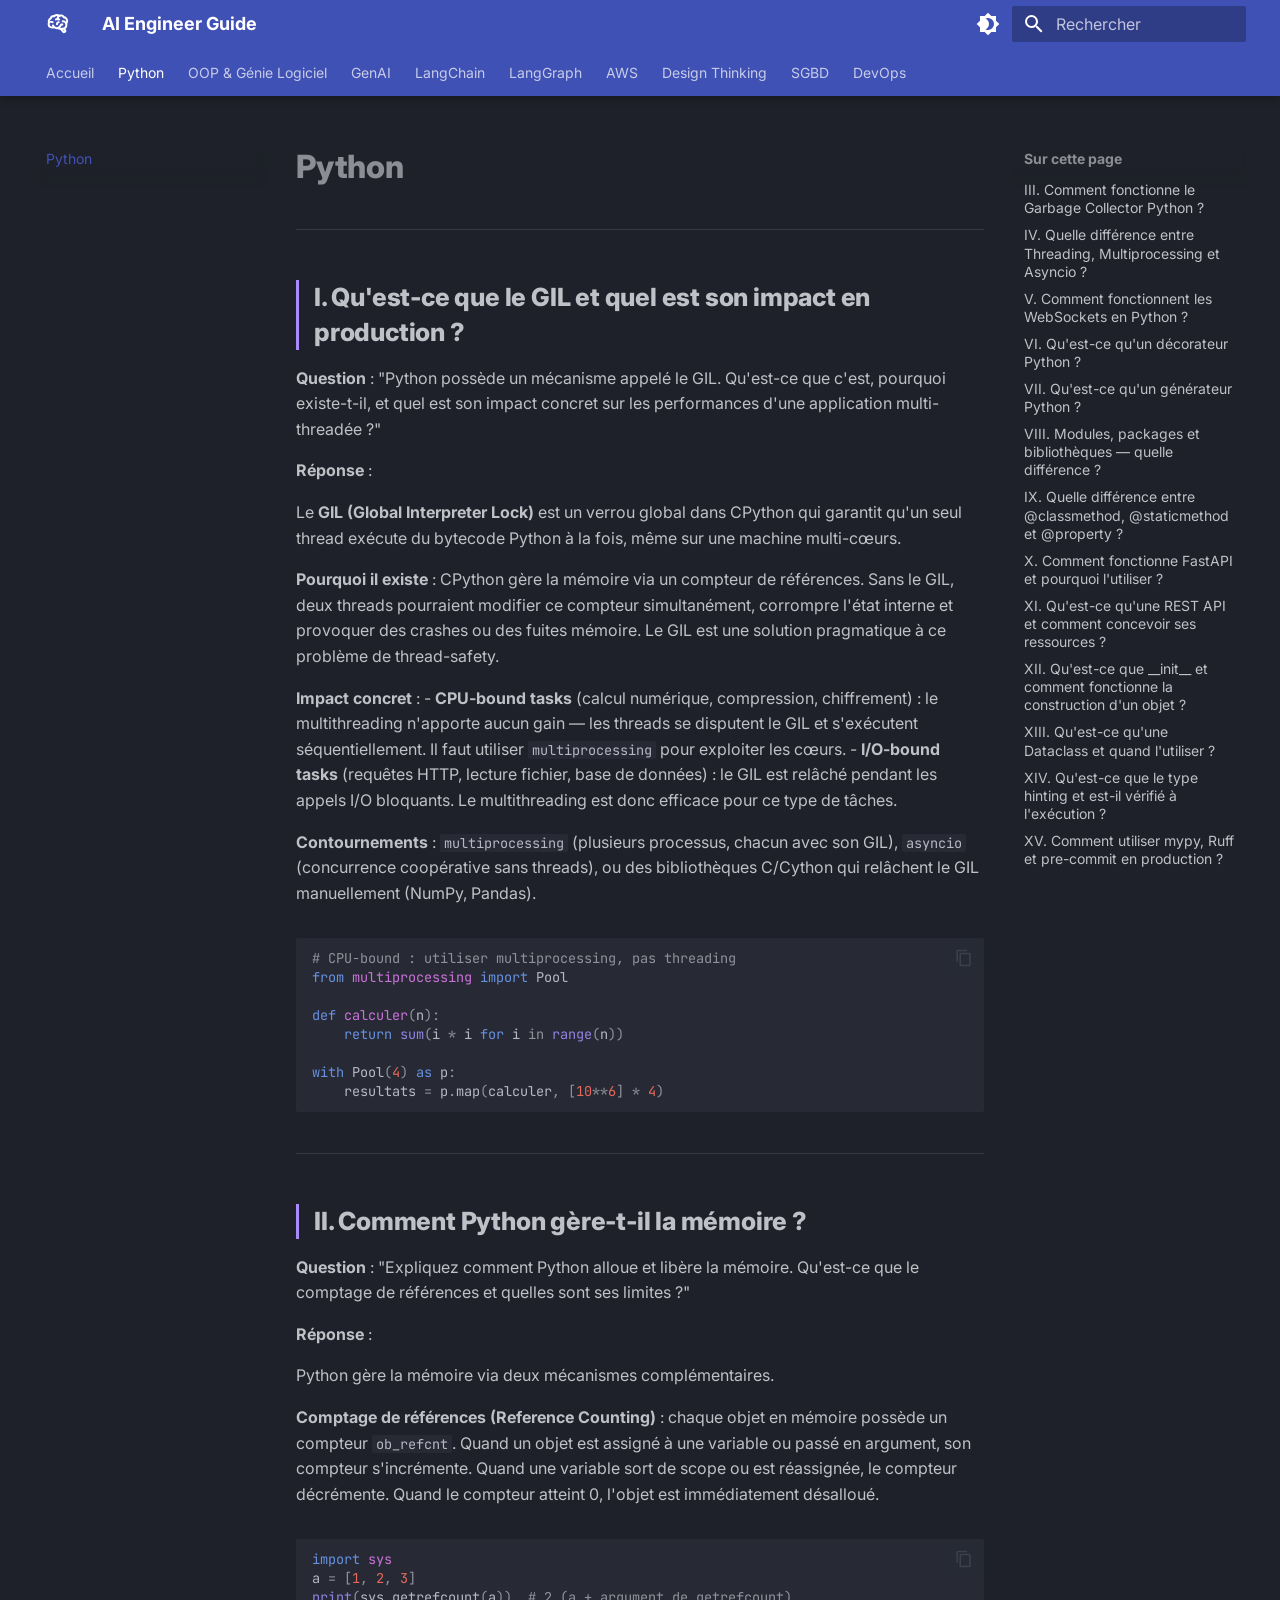
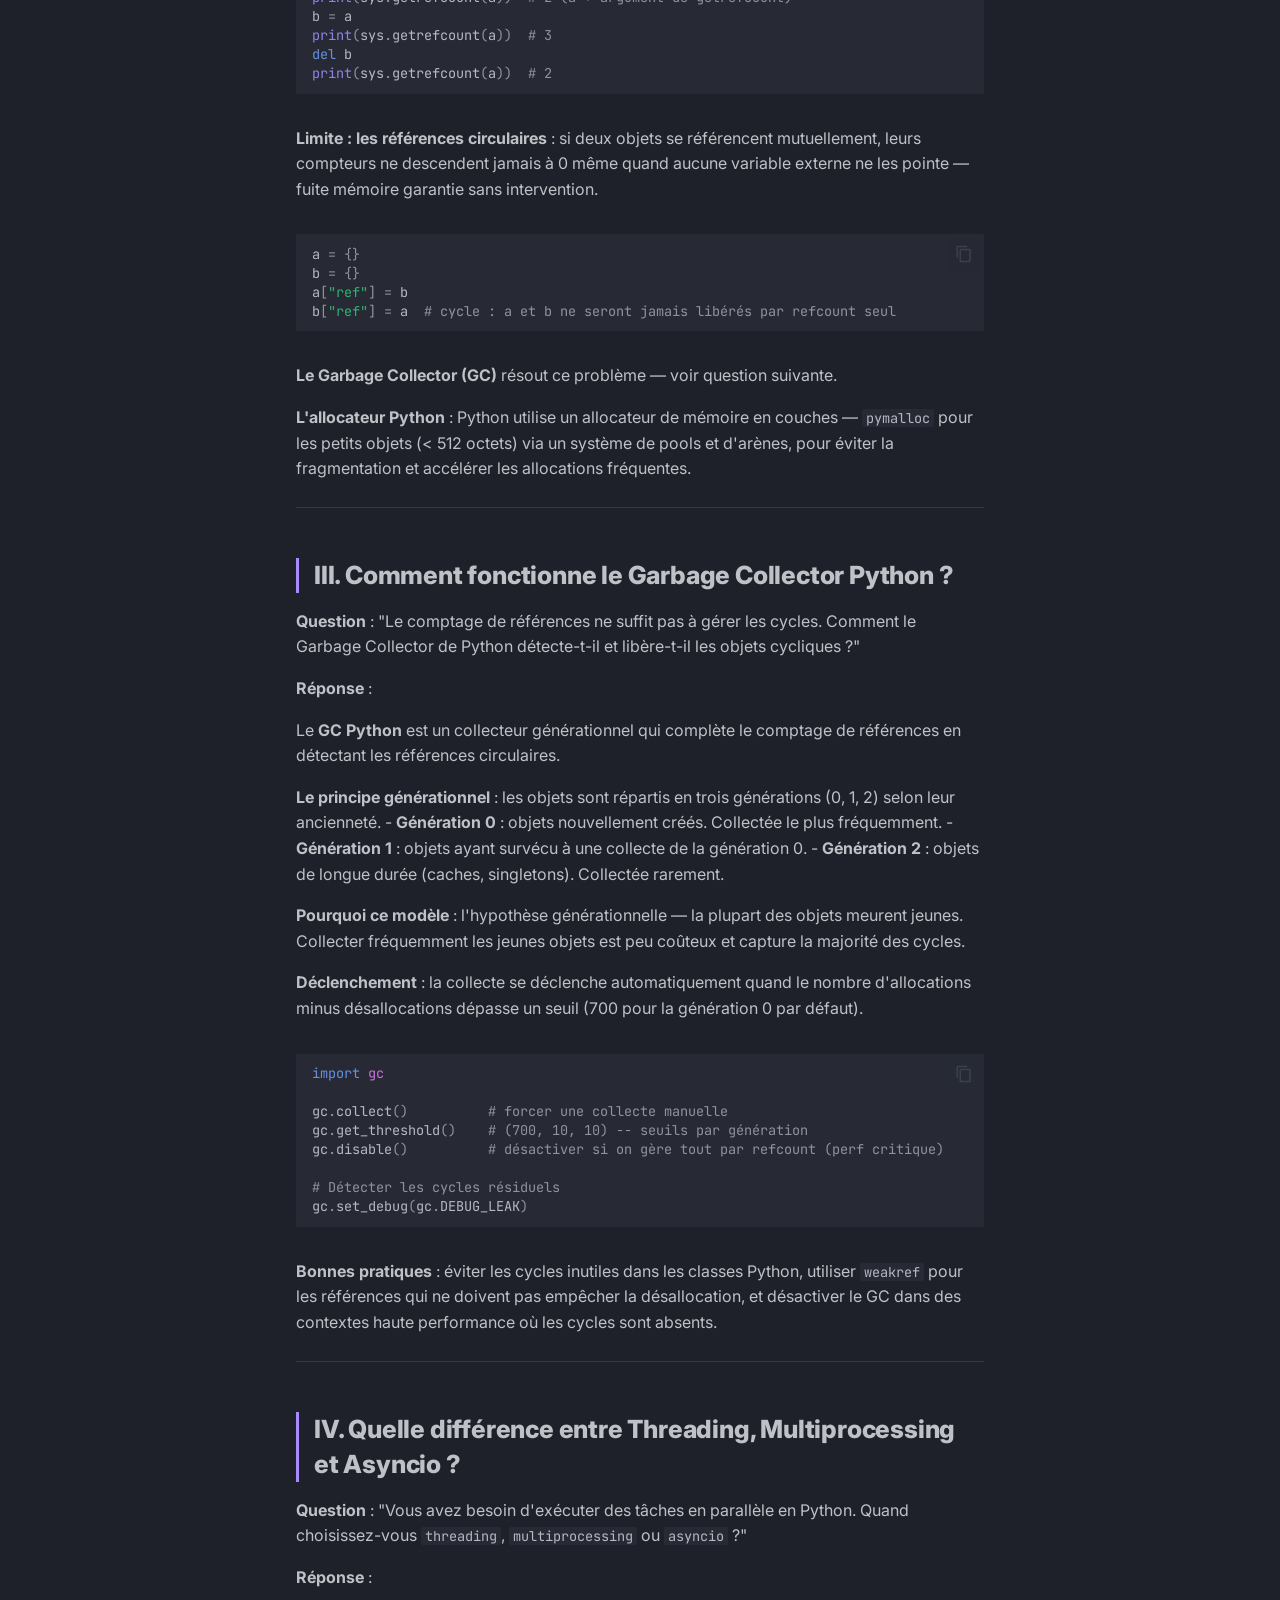
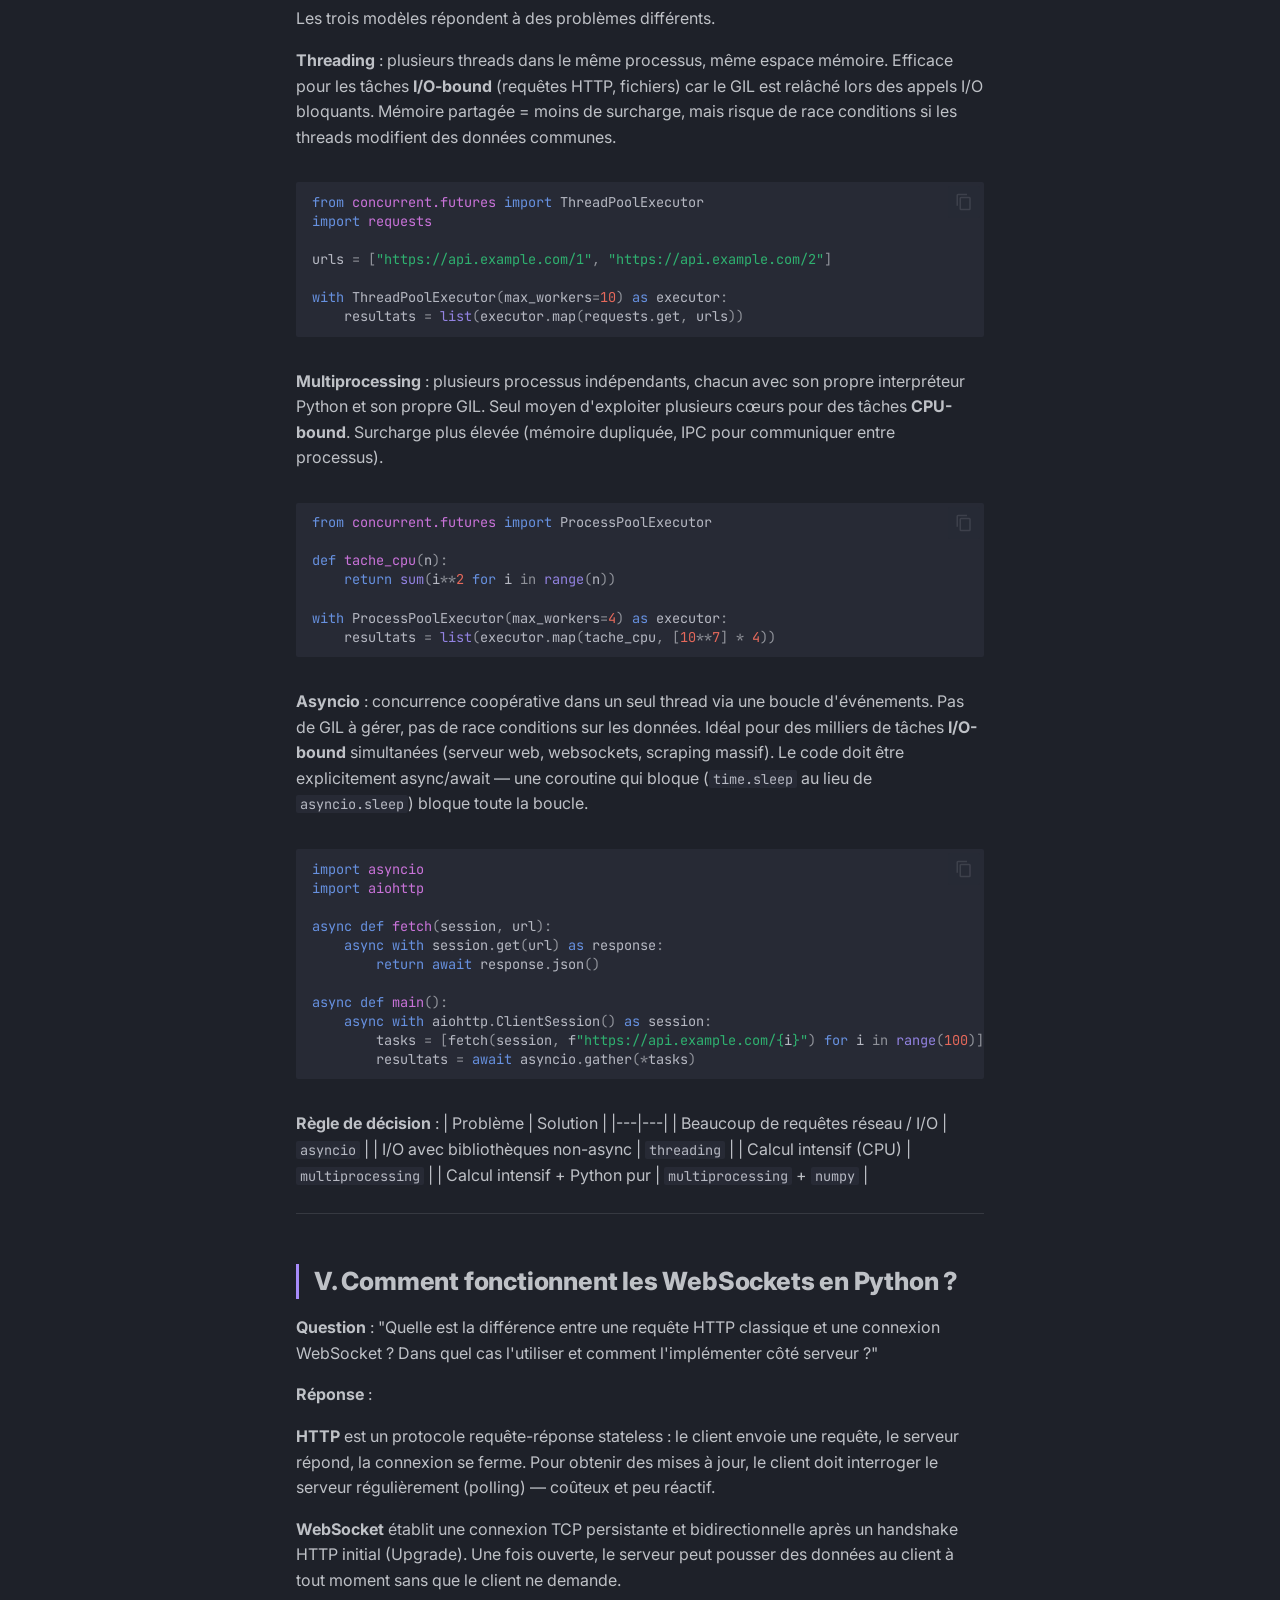
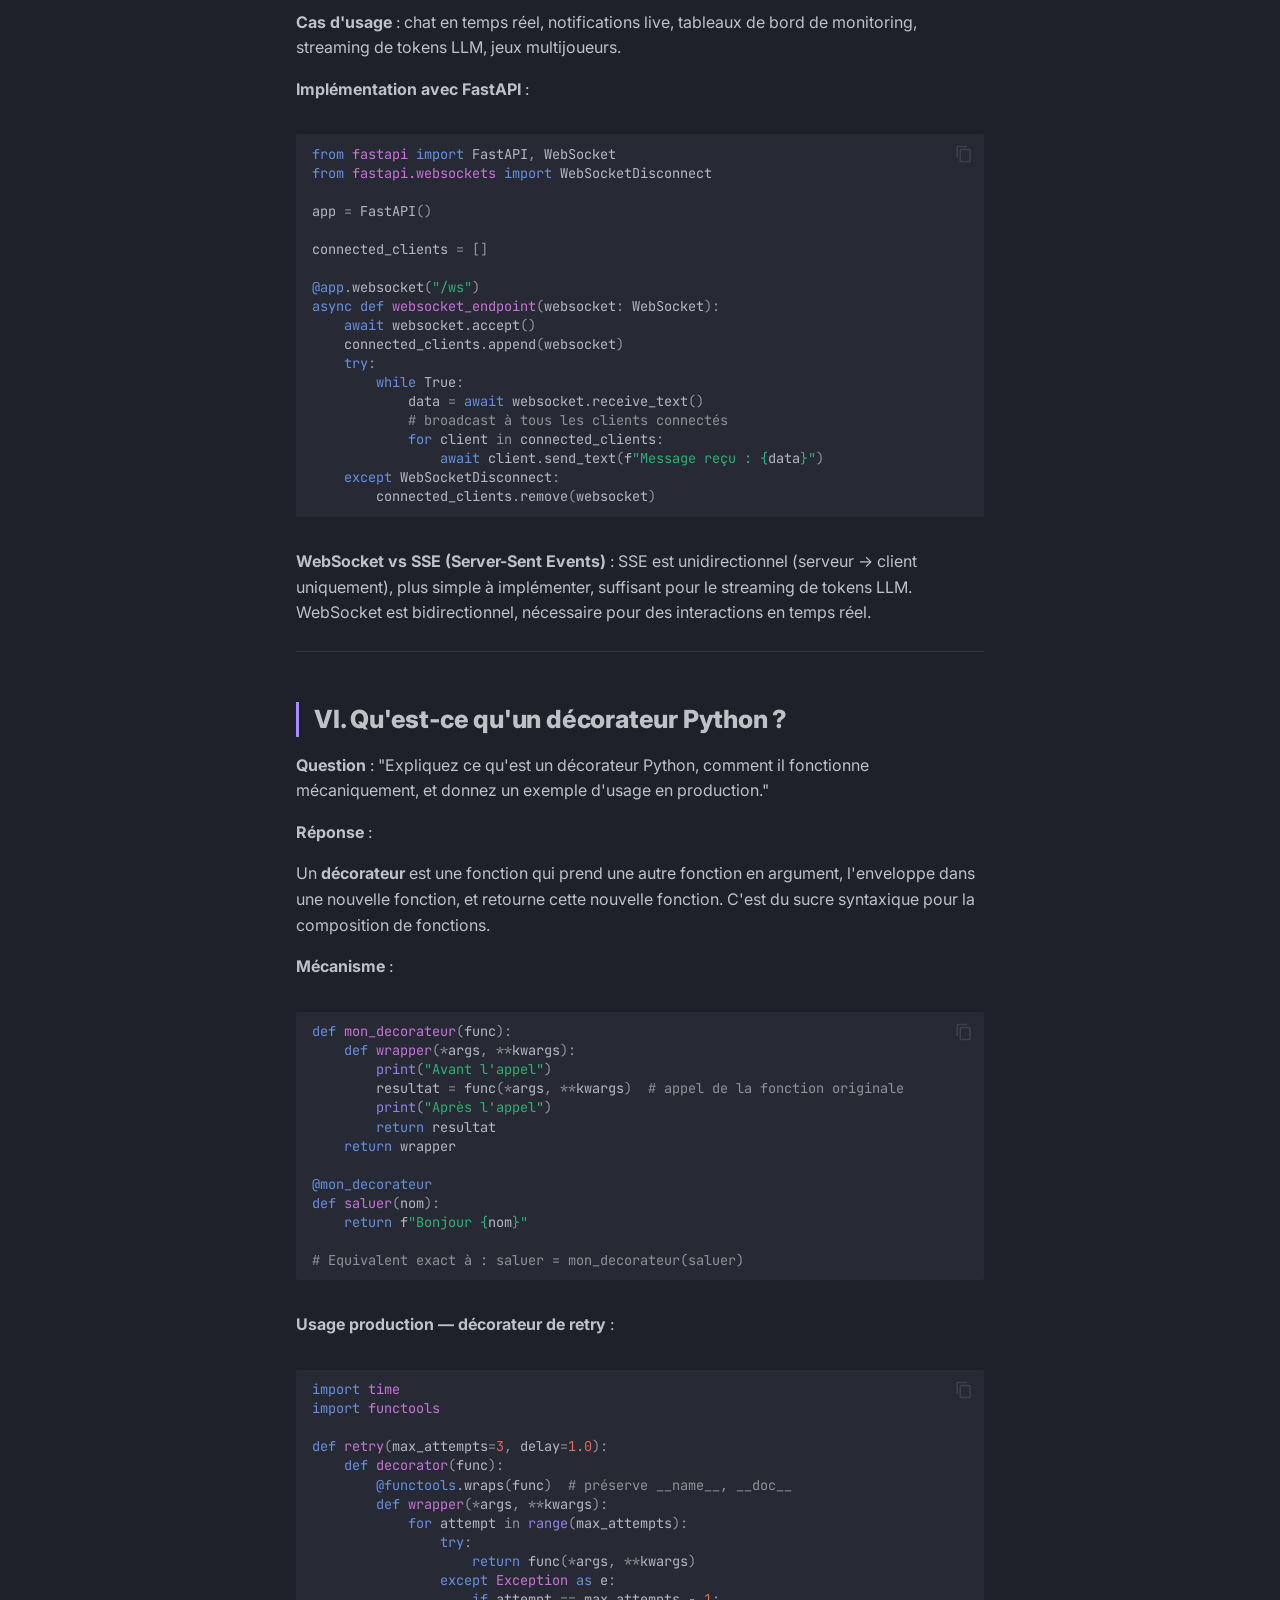
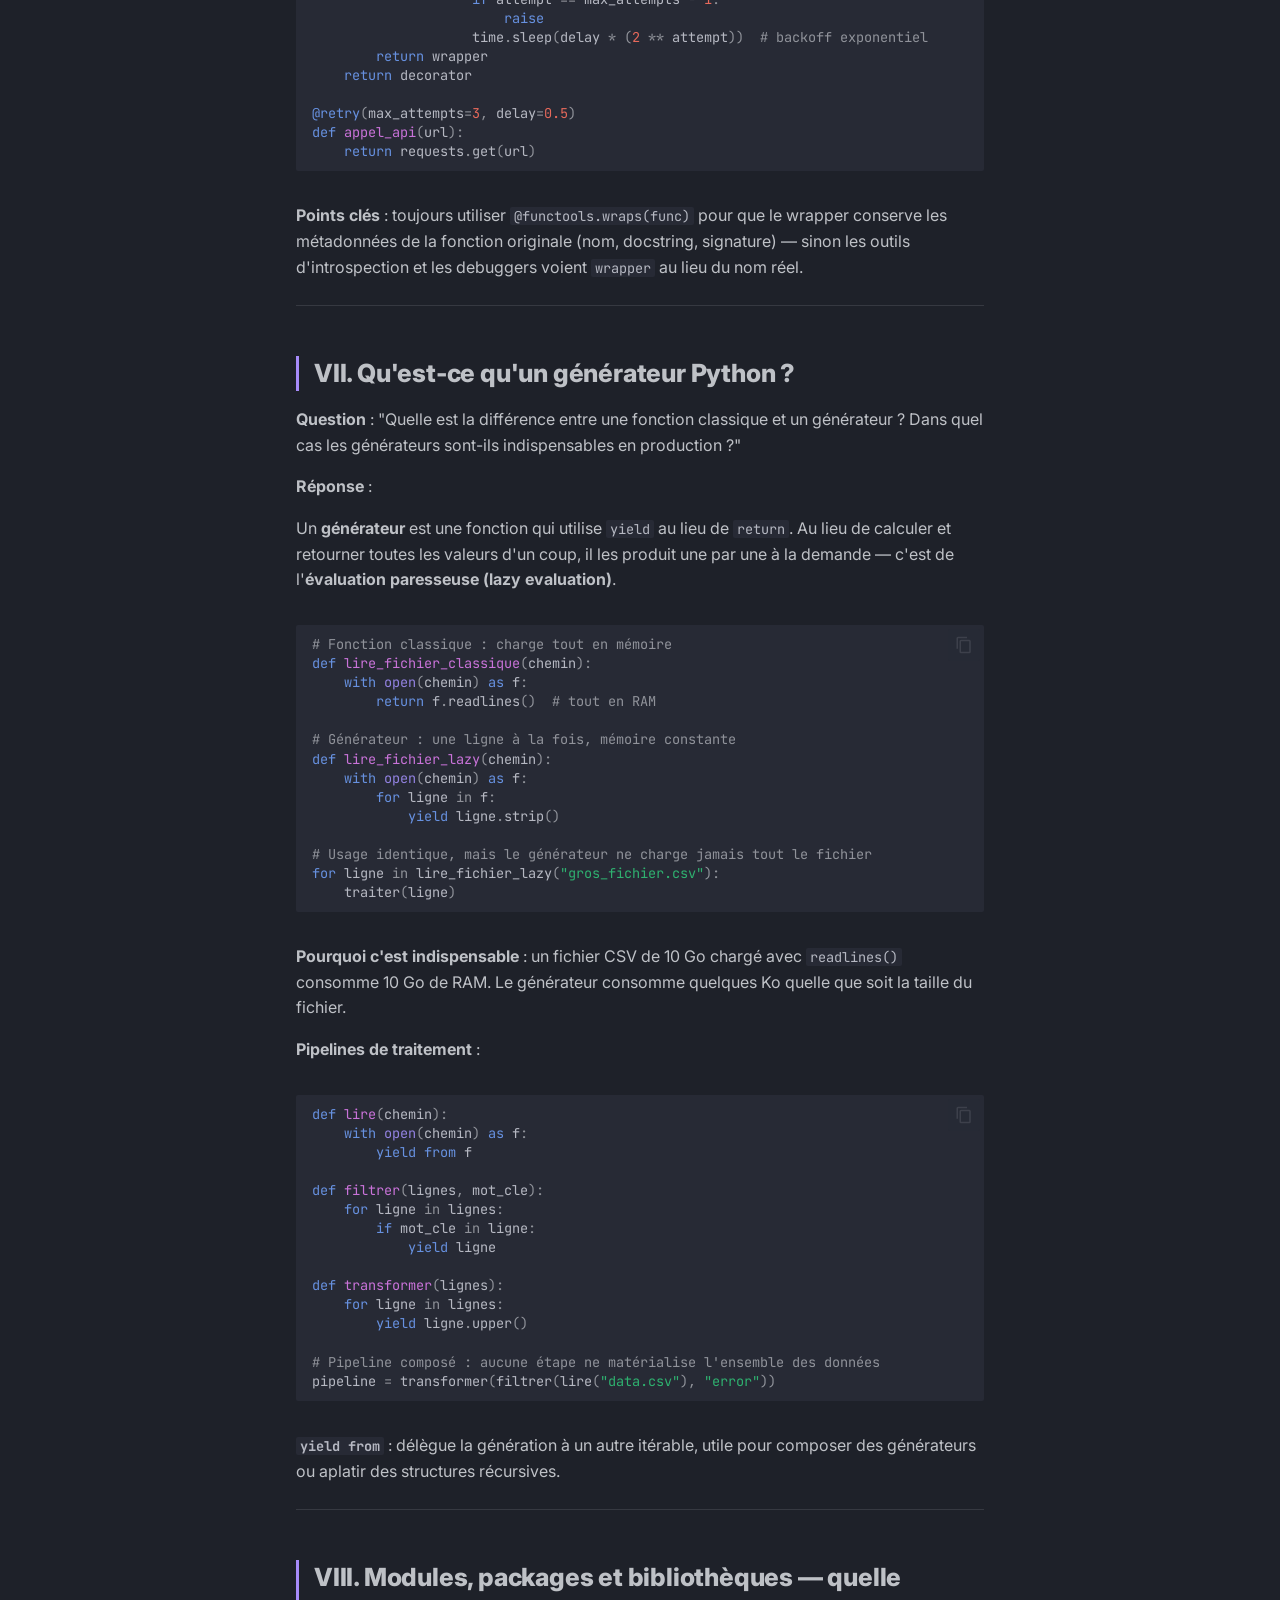
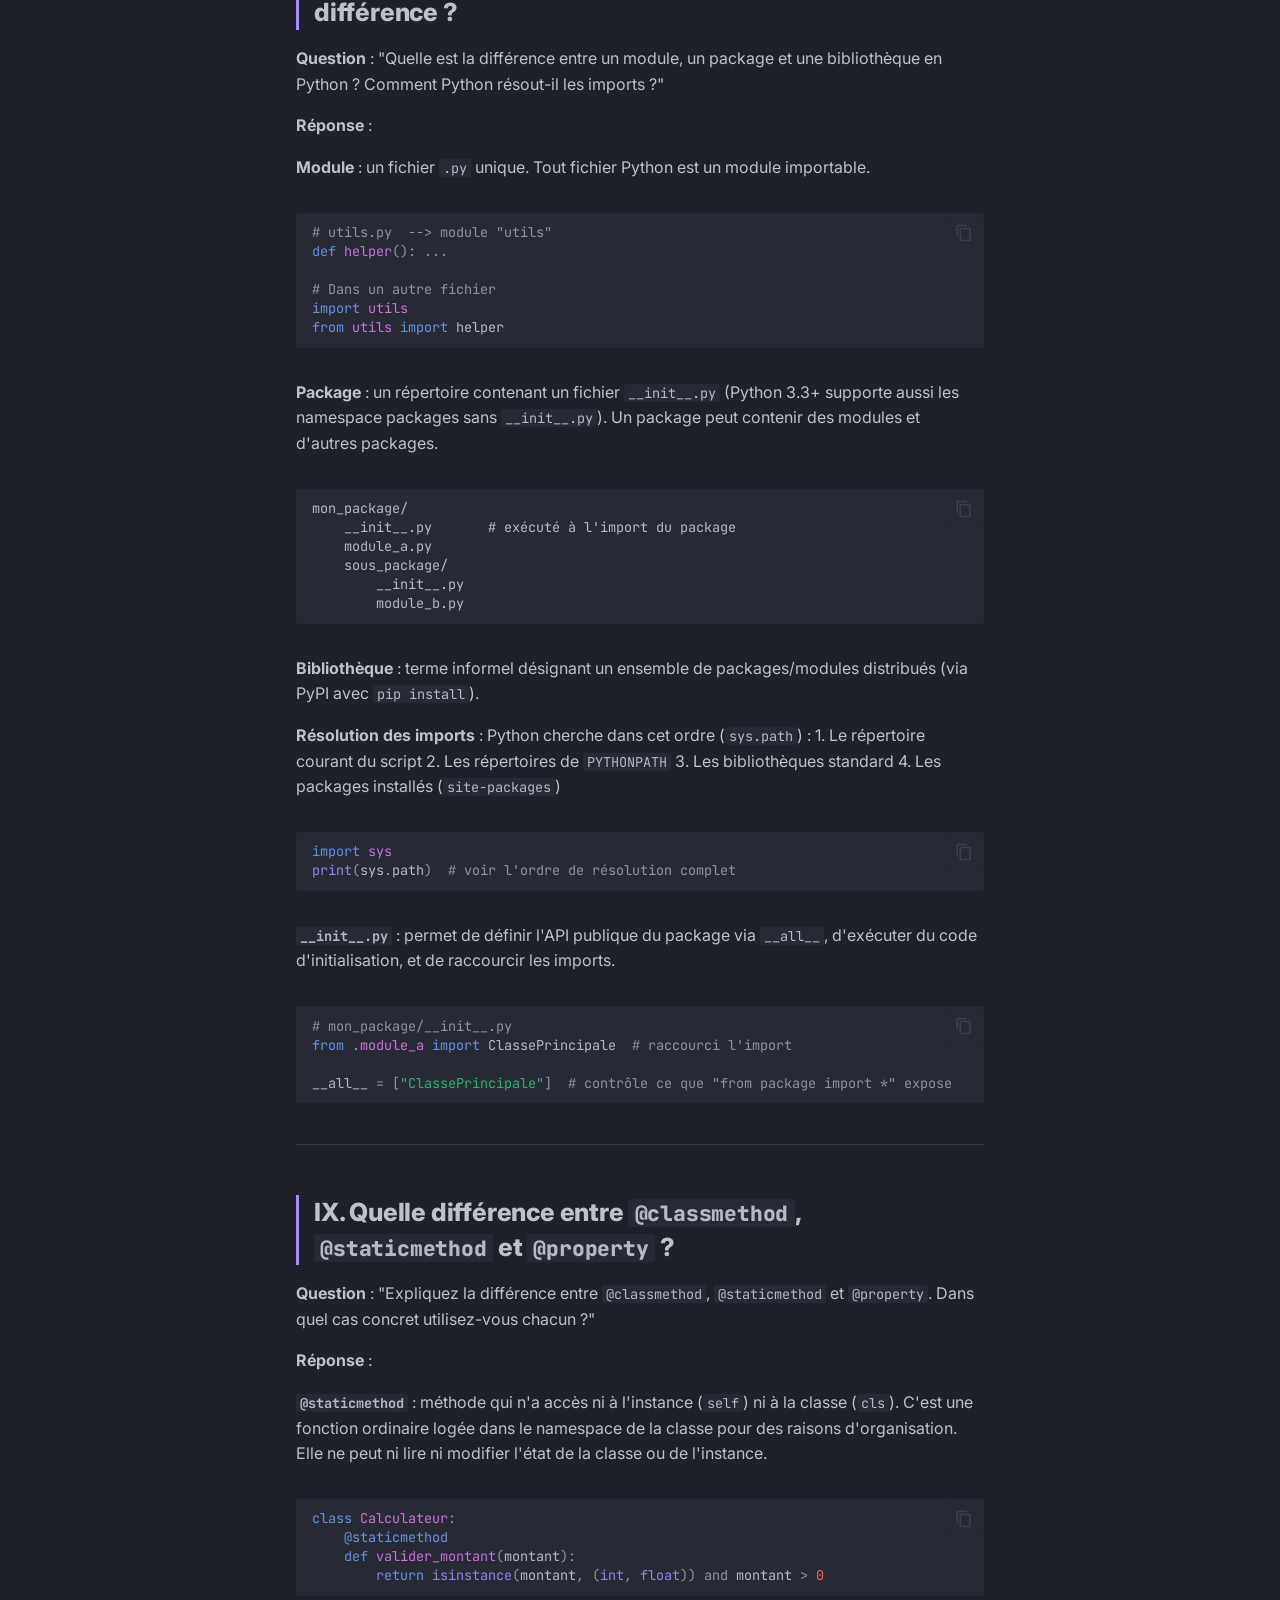
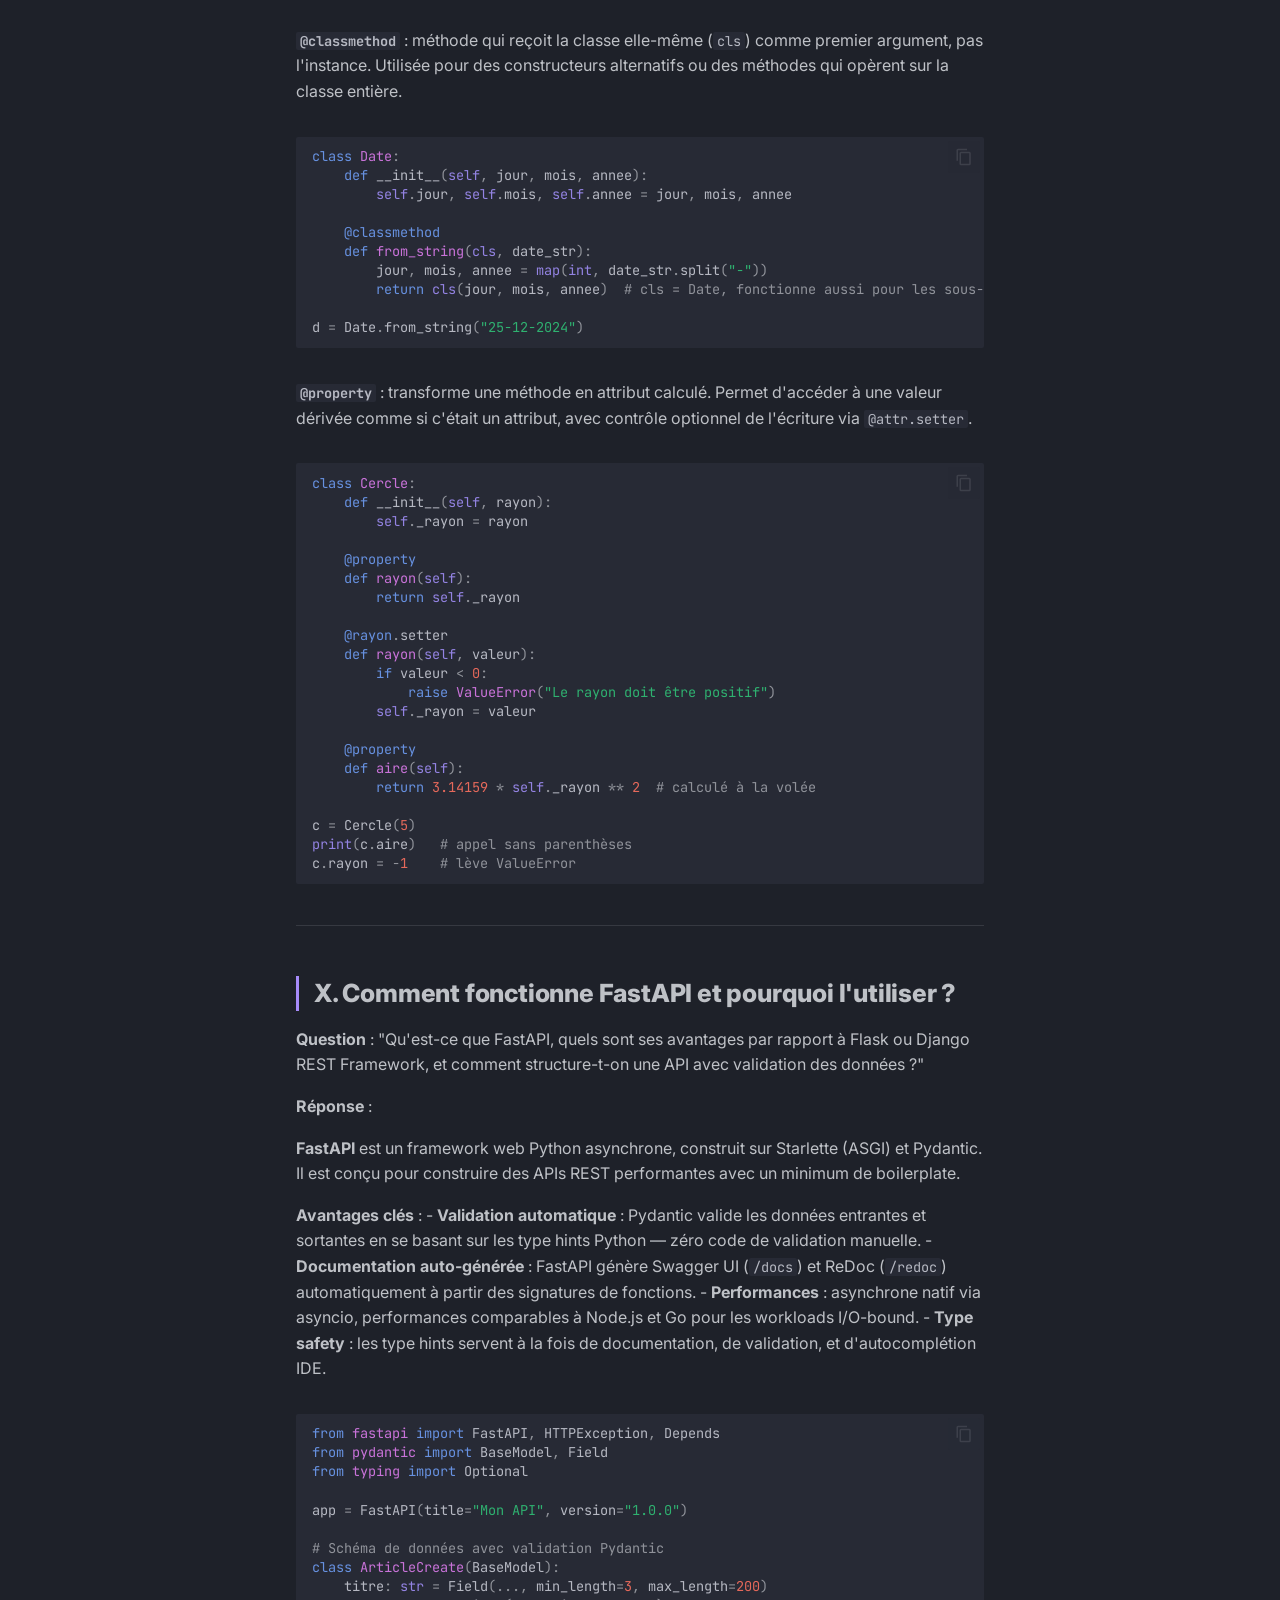
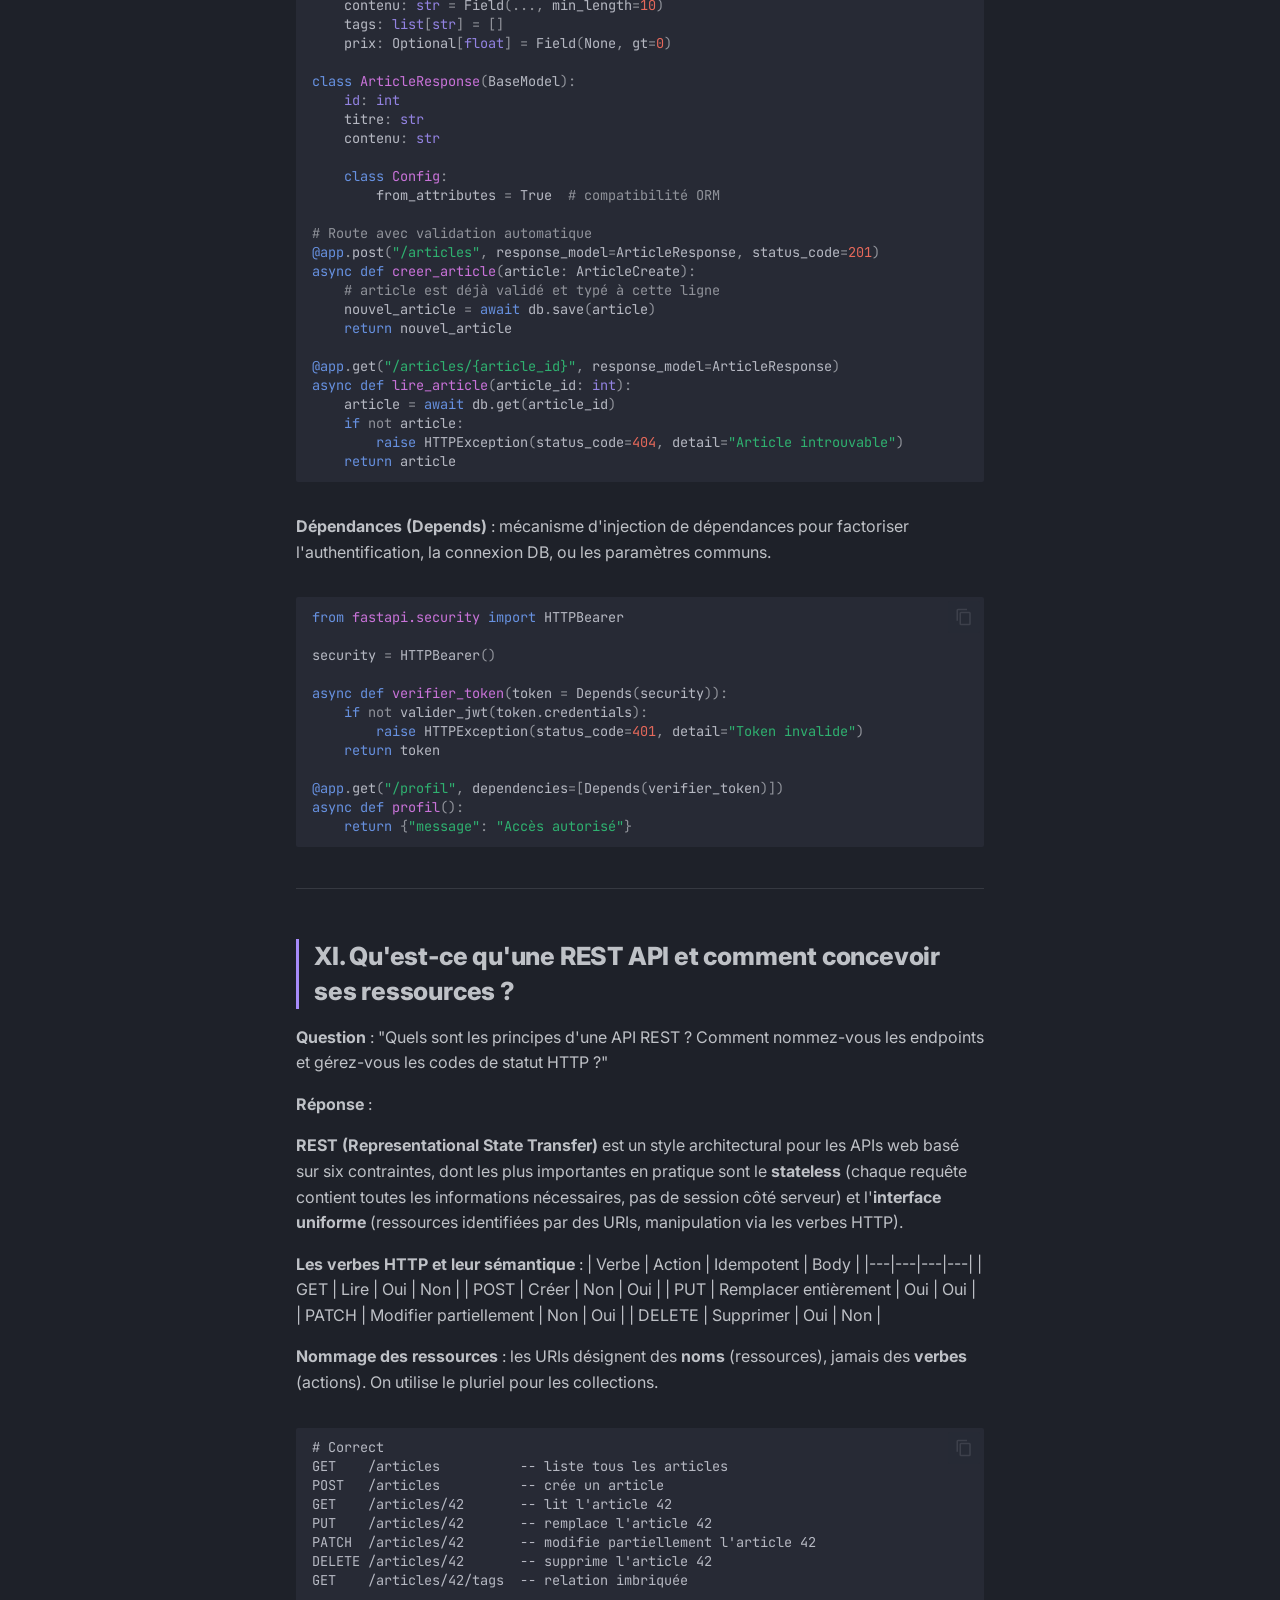
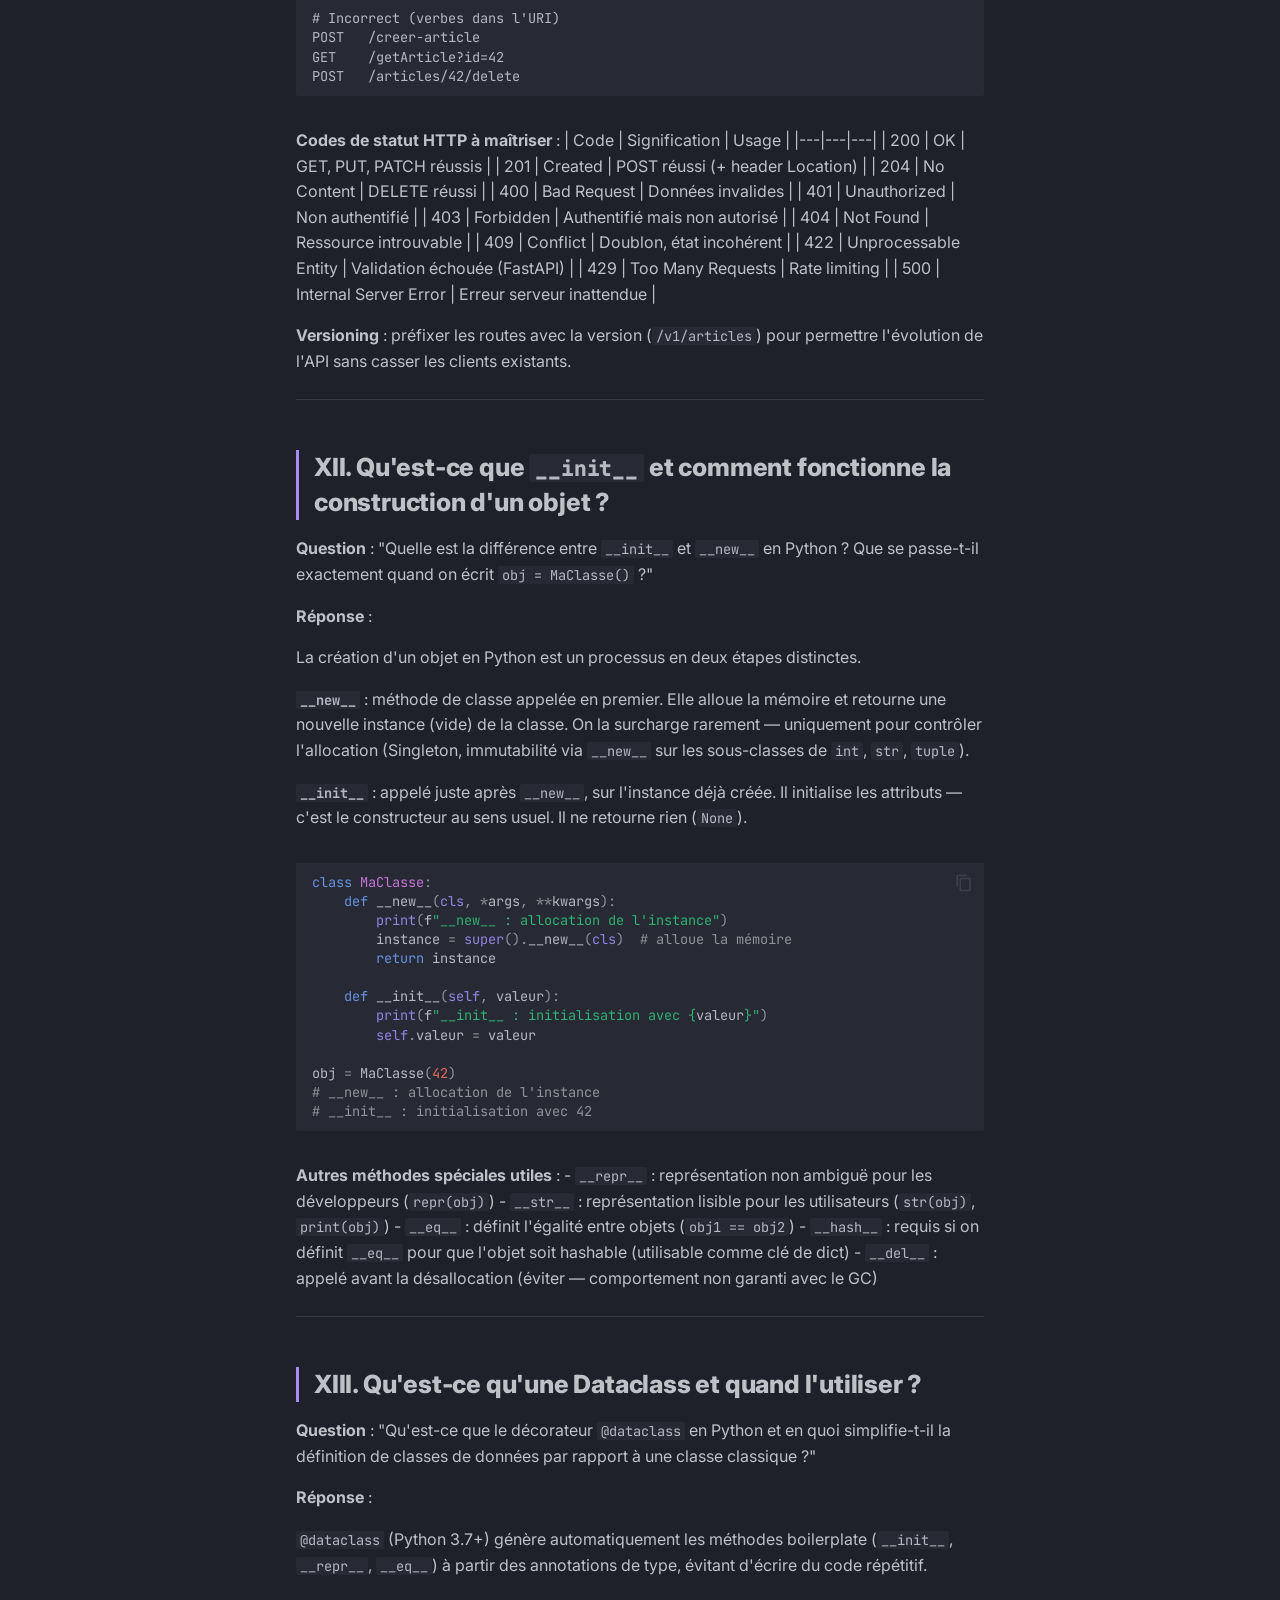
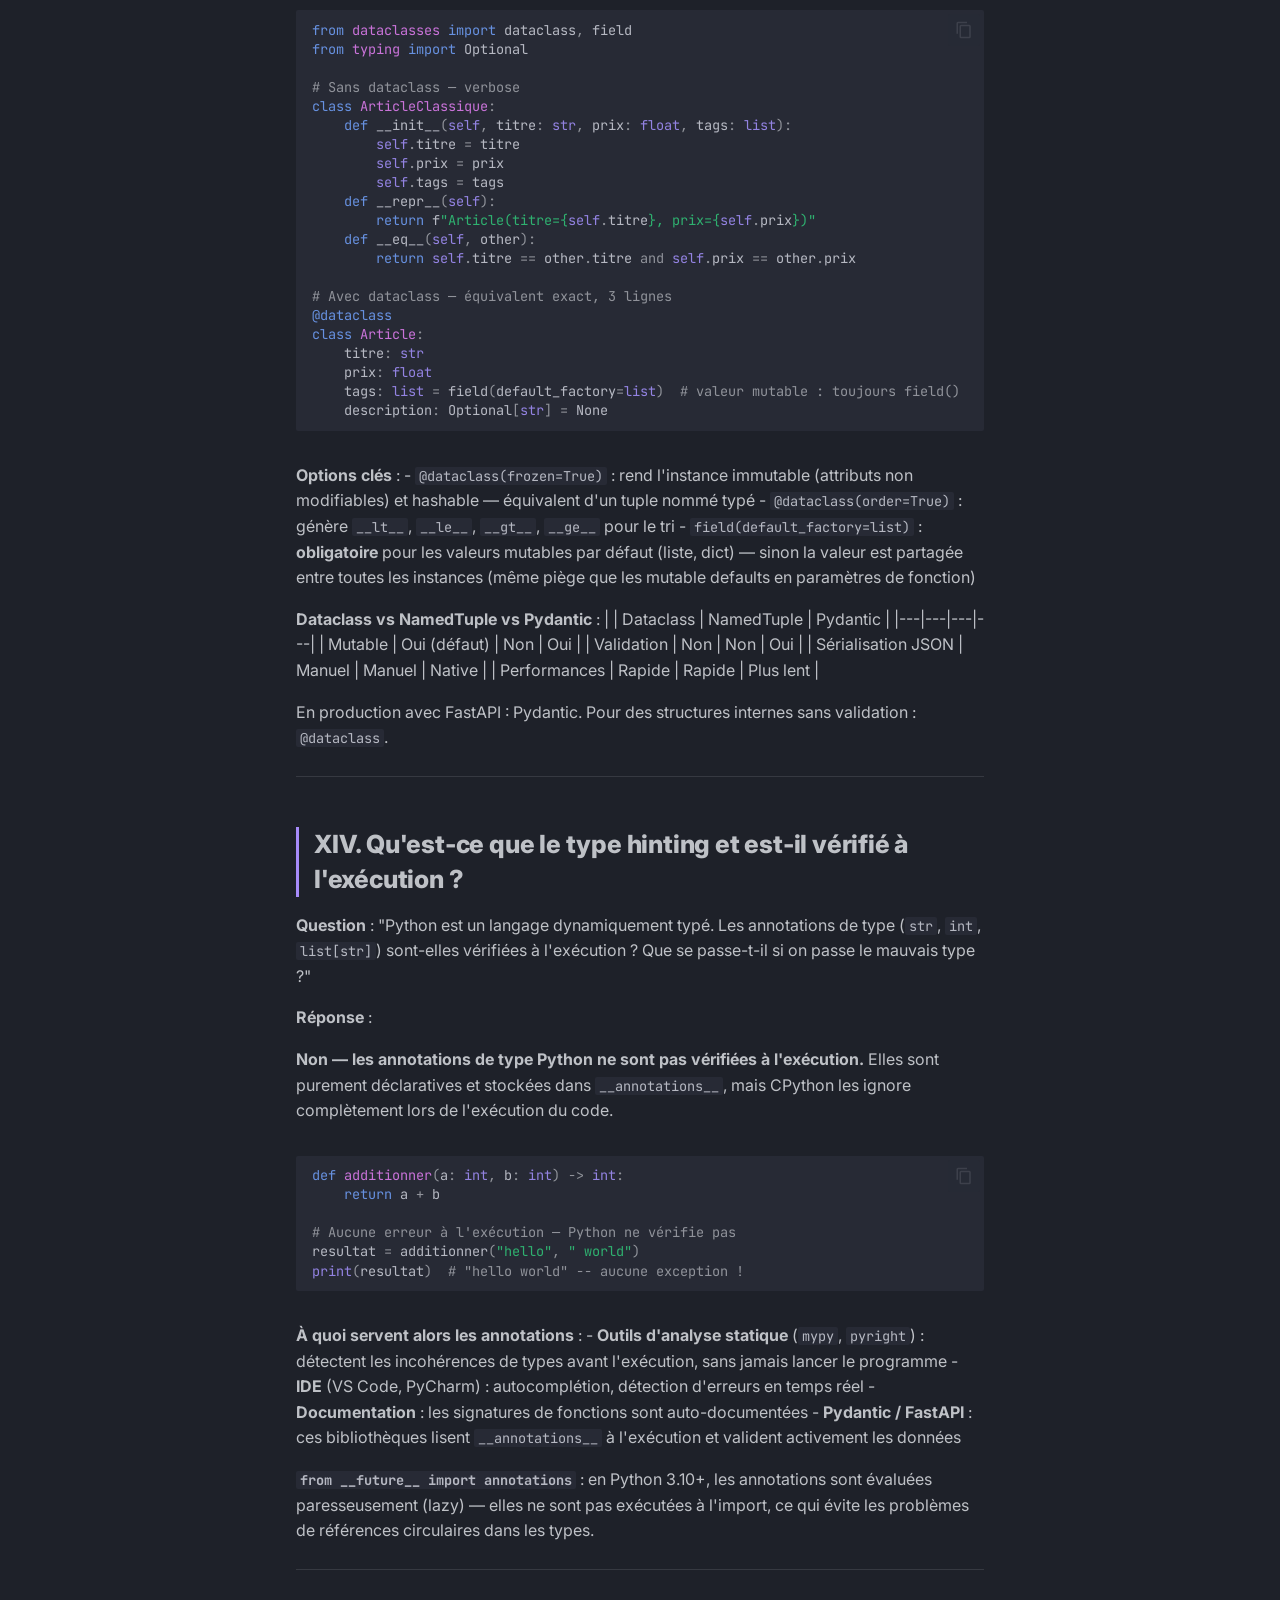
<file: python/index.html>
<!doctype html>
<html lang="fr" class="no-js">
  <head>
    
      <meta charset="utf-8">
      <meta name="viewport" content="width=device-width,initial-scale=1">
      
        <meta name="description" content="Fiches de révision techniques — GenAI, LangChain, LangGraph, AWS, Design Thinking">
      
      
      
      
        <link rel="prev" href="..">
      
      
        <link rel="next" href="../oop/">
      
      
        
      
      
      <link rel="icon" href="../assets/images/favicon.png">
      <meta name="generator" content="mkdocs-1.6.1, mkdocs-material-9.7.6">
    
    
      
        <title>Python - AI Engineer Guide</title>
      
    
    
      <link rel="stylesheet" href="../assets/stylesheets/main.484c7ddc.min.css">
      
        
        <link rel="stylesheet" href="../assets/stylesheets/palette.ab4e12ef.min.css">
      
      


    
    
      
    
    
      
        
        
        <link rel="preconnect" href="https://fonts.gstatic.com" crossorigin>
        <link rel="stylesheet" href="https://fonts.googleapis.com/css?family=Inter:300,300i,400,400i,700,700i%7CJetBrains+Mono:400,400i,700,700i&display=fallback">
        <style>:root{--md-text-font:"Inter";--md-code-font:"JetBrains Mono"}</style>
      
    
    
      <link rel="stylesheet" href="../stylesheets/extra.css">
    
    <script>__md_scope=new URL("..",location),__md_hash=e=>[...e].reduce(((e,_)=>(e<<5)-e+_.charCodeAt(0)),0),__md_get=(e,_=localStorage,t=__md_scope)=>JSON.parse(_.getItem(t.pathname+"."+e)),__md_set=(e,_,t=localStorage,a=__md_scope)=>{try{t.setItem(a.pathname+"."+e,JSON.stringify(_))}catch(e){}}</script>
    
      

    
    
  </head>
  
  
    
    
      
    
    
    
    
    <body dir="ltr" data-md-color-scheme="slate" data-md-color-primary="custom" data-md-color-accent="cyan">
  
    
    <input class="md-toggle" data-md-toggle="drawer" type="checkbox" id="__drawer" autocomplete="off">
    <input class="md-toggle" data-md-toggle="search" type="checkbox" id="__search" autocomplete="off">
    <label class="md-overlay" for="__drawer"></label>
    <div data-md-component="skip">
      
        
        <a href="#python" class="md-skip">
          Aller au contenu
        </a>
      
    </div>
    <div data-md-component="announce">
      
    </div>
    
    
      

  

<header class="md-header md-header--shadow md-header--lifted" data-md-component="header">
  <nav class="md-header__inner md-grid" aria-label="En-tête">
    <a href=".." title="AI Engineer Guide" class="md-header__button md-logo" aria-label="AI Engineer Guide" data-md-component="logo">
      
  
  <svg xmlns="http://www.w3.org/2000/svg" viewBox="0 0 24 24"><path d="M21.33 12.91c.09 1.55-.62 3.04-1.89 3.95l.77 1.49c.23.45.26.98.06 1.45-.19.47-.58.84-1.06 1l-.79.25a1.687 1.687 0 0 1-1.86-.55L14.44 18c-.89-.15-1.73-.53-2.44-1.1-.5.15-1 .23-1.5.23-.88 0-1.76-.27-2.5-.79-.53.16-1.07.23-1.62.22-.79.01-1.57-.15-2.3-.45a4.1 4.1 0 0 1-2.43-3.61c-.08-.72.04-1.45.35-2.11-.29-.75-.32-1.57-.07-2.33C2.3 7.11 3 6.32 3.87 5.82c.58-1.69 2.21-2.82 4-2.7 1.6-1.5 4.05-1.66 5.83-.37.42-.11.86-.17 1.3-.17 1.36-.03 2.65.57 3.5 1.64 2.04.53 3.5 2.35 3.58 4.47.05 1.11-.25 2.2-.86 3.13.07.36.11.72.11 1.09m-5-1.41c.57.07 1.02.5 1.02 1.07a1 1 0 0 1-1 1h-.63c-.32.9-.88 1.69-1.62 2.29.25.09.51.14.77.21 5.13-.07 4.53-3.2 4.53-3.25a2.59 2.59 0 0 0-2.69-2.49 1 1 0 0 1-1-1 1 1 0 0 1 1-1c1.23.03 2.41.49 3.33 1.3.05-.29.08-.59.08-.89-.06-1.24-.62-2.32-2.87-2.53-1.25-2.96-4.4-1.32-4.4-.4-.03.23.21.72.25.75a1 1 0 0 1 1 1c0 .55-.45 1-1 1-.53-.02-1.03-.22-1.43-.56-.48.31-1.03.5-1.6.56-.57.05-1.04-.35-1.07-.9a.97.97 0 0 1 .88-1.1c.16-.02.94-.14.94-.77 0-.66.25-1.29.68-1.79-.92-.25-1.91.08-2.91 1.29C6.75 5 6 5.25 5.45 7.2 4.5 7.67 4 8 3.78 9c1.08-.22 2.19-.13 3.22.25.5.19.78.75.59 1.29-.19.52-.77.78-1.29.59-.73-.32-1.55-.34-2.3-.06-.32.27-.32.83-.32 1.27 0 .74.37 1.43 1 1.83.53.27 1.12.41 1.71.4q-.225-.39-.39-.81a1.038 1.038 0 0 1 1.96-.68c.4 1.14 1.42 1.92 2.62 2.05 1.37-.07 2.59-.88 3.19-2.13.23-1.38 1.34-1.5 2.56-1.5m2 7.47-.62-1.3-.71.16 1 1.25zm-4.65-8.61a1 1 0 0 0-.91-1.03c-.71-.04-1.4.2-1.93.67-.57.58-.87 1.38-.84 2.19a1 1 0 0 0 1 1c.57 0 1-.45 1-1 0-.27.07-.54.23-.76.12-.1.27-.15.43-.15.55.03 1.02-.38 1.02-.92"/></svg>

    </a>
    <label class="md-header__button md-icon" for="__drawer">
      
      <svg xmlns="http://www.w3.org/2000/svg" viewBox="0 0 24 24"><path d="M3 6h18v2H3zm0 5h18v2H3zm0 5h18v2H3z"/></svg>
    </label>
    <div class="md-header__title" data-md-component="header-title">
      <div class="md-header__ellipsis">
        <div class="md-header__topic">
          <span class="md-ellipsis">
            AI Engineer Guide
          </span>
        </div>
        <div class="md-header__topic" data-md-component="header-topic">
          <span class="md-ellipsis">
            
              Python
            
          </span>
        </div>
      </div>
    </div>
    
      
        <form class="md-header__option" data-md-component="palette">
  
    
    
    
    <input class="md-option" data-md-color-media="" data-md-color-scheme="slate" data-md-color-primary="custom" data-md-color-accent="cyan"  aria-label="Passer en mode clair"  type="radio" name="__palette" id="__palette_0">
    
      <label class="md-header__button md-icon" title="Passer en mode clair" for="__palette_1" hidden>
        <svg xmlns="http://www.w3.org/2000/svg" viewBox="0 0 24 24"><path d="M12 18c-.89 0-1.74-.2-2.5-.55C11.56 16.5 13 14.42 13 12s-1.44-4.5-3.5-5.45C10.26 6.2 11.11 6 12 6a6 6 0 0 1 6 6 6 6 0 0 1-6 6m8-9.31V4h-4.69L12 .69 8.69 4H4v4.69L.69 12 4 15.31V20h4.69L12 23.31 15.31 20H20v-4.69L23.31 12z"/></svg>
      </label>
    
  
    
    
    
    <input class="md-option" data-md-color-media="" data-md-color-scheme="default" data-md-color-primary="custom" data-md-color-accent="deep-purple"  aria-label="Passer en mode sombre"  type="radio" name="__palette" id="__palette_1">
    
      <label class="md-header__button md-icon" title="Passer en mode sombre" for="__palette_0" hidden>
        <svg xmlns="http://www.w3.org/2000/svg" viewBox="0 0 24 24"><path d="M12 8a4 4 0 0 0-4 4 4 4 0 0 0 4 4 4 4 0 0 0 4-4 4 4 0 0 0-4-4m0 10a6 6 0 0 1-6-6 6 6 0 0 1 6-6 6 6 0 0 1 6 6 6 6 0 0 1-6 6m8-9.31V4h-4.69L12 .69 8.69 4H4v4.69L.69 12 4 15.31V20h4.69L12 23.31 15.31 20H20v-4.69L23.31 12z"/></svg>
      </label>
    
  
</form>
      
    
    
      <script>var palette=__md_get("__palette");if(palette&&palette.color){if("(prefers-color-scheme)"===palette.color.media){var media=matchMedia("(prefers-color-scheme: light)"),input=document.querySelector(media.matches?"[data-md-color-media='(prefers-color-scheme: light)']":"[data-md-color-media='(prefers-color-scheme: dark)']");palette.color.media=input.getAttribute("data-md-color-media"),palette.color.scheme=input.getAttribute("data-md-color-scheme"),palette.color.primary=input.getAttribute("data-md-color-primary"),palette.color.accent=input.getAttribute("data-md-color-accent")}for(var[key,value]of Object.entries(palette.color))document.body.setAttribute("data-md-color-"+key,value)}</script>
    
    
    
      
      
        <label class="md-header__button md-icon" for="__search">
          
          <svg xmlns="http://www.w3.org/2000/svg" viewBox="0 0 24 24"><path d="M9.5 3A6.5 6.5 0 0 1 16 9.5c0 1.61-.59 3.09-1.56 4.23l.27.27h.79l5 5-1.5 1.5-5-5v-.79l-.27-.27A6.52 6.52 0 0 1 9.5 16 6.5 6.5 0 0 1 3 9.5 6.5 6.5 0 0 1 9.5 3m0 2C7 5 5 7 5 9.5S7 14 9.5 14 14 12 14 9.5 12 5 9.5 5"/></svg>
        </label>
        <div class="md-search" data-md-component="search" role="dialog">
  <label class="md-search__overlay" for="__search"></label>
  <div class="md-search__inner" role="search">
    <form class="md-search__form" name="search">
      <input type="text" class="md-search__input" name="query" aria-label="Rechercher" placeholder="Rechercher" autocapitalize="off" autocorrect="off" autocomplete="off" spellcheck="false" data-md-component="search-query" required>
      <label class="md-search__icon md-icon" for="__search">
        
        <svg xmlns="http://www.w3.org/2000/svg" viewBox="0 0 24 24"><path d="M9.5 3A6.5 6.5 0 0 1 16 9.5c0 1.61-.59 3.09-1.56 4.23l.27.27h.79l5 5-1.5 1.5-5-5v-.79l-.27-.27A6.52 6.52 0 0 1 9.5 16 6.5 6.5 0 0 1 3 9.5 6.5 6.5 0 0 1 9.5 3m0 2C7 5 5 7 5 9.5S7 14 9.5 14 14 12 14 9.5 12 5 9.5 5"/></svg>
        
        <svg xmlns="http://www.w3.org/2000/svg" viewBox="0 0 24 24"><path d="M20 11v2H8l5.5 5.5-1.42 1.42L4.16 12l7.92-7.92L13.5 5.5 8 11z"/></svg>
      </label>
      <nav class="md-search__options" aria-label="Recherche">
        
          <a href="javascript:void(0)" class="md-search__icon md-icon" title="Partager" aria-label="Partager" data-clipboard data-clipboard-text="" data-md-component="search-share" tabindex="-1">
            
            <svg xmlns="http://www.w3.org/2000/svg" viewBox="0 0 24 24"><path d="M18 16.08c-.76 0-1.44.3-1.96.77L8.91 12.7c.05-.23.09-.46.09-.7s-.04-.47-.09-.7l7.05-4.11c.54.5 1.25.81 2.04.81a3 3 0 0 0 3-3 3 3 0 0 0-3-3 3 3 0 0 0-3 3c0 .24.04.47.09.7L8.04 9.81C7.5 9.31 6.79 9 6 9a3 3 0 0 0-3 3 3 3 0 0 0 3 3c.79 0 1.5-.31 2.04-.81l7.12 4.15c-.05.21-.08.43-.08.66 0 1.61 1.31 2.91 2.92 2.91s2.92-1.3 2.92-2.91A2.92 2.92 0 0 0 18 16.08"/></svg>
          </a>
        
        <button type="reset" class="md-search__icon md-icon" title="Effacer" aria-label="Effacer" tabindex="-1">
          
          <svg xmlns="http://www.w3.org/2000/svg" viewBox="0 0 24 24"><path d="M19 6.41 17.59 5 12 10.59 6.41 5 5 6.41 10.59 12 5 17.59 6.41 19 12 13.41 17.59 19 19 17.59 13.41 12z"/></svg>
        </button>
      </nav>
      
        <div class="md-search__suggest" data-md-component="search-suggest"></div>
      
    </form>
    <div class="md-search__output">
      <div class="md-search__scrollwrap" tabindex="0" data-md-scrollfix>
        <div class="md-search-result" data-md-component="search-result">
          <div class="md-search-result__meta">
            Initialisation de la recherche
          </div>
          <ol class="md-search-result__list" role="presentation"></ol>
        </div>
      </div>
    </div>
  </div>
</div>
      
    
    
  </nav>
  
    
      
<nav class="md-tabs" aria-label="Onglets" data-md-component="tabs">
  <div class="md-grid">
    <ul class="md-tabs__list">
      
        
  
  
  
  
    <li class="md-tabs__item">
      <a href=".." class="md-tabs__link">
        
  
  
    
  
  Accueil

      </a>
    </li>
  

      
        
  
  
  
    
  
  
    <li class="md-tabs__item md-tabs__item--active">
      <a href="./" class="md-tabs__link">
        
  
  
    
  
  Python

      </a>
    </li>
  

      
        
  
  
  
  
    <li class="md-tabs__item">
      <a href="../oop/" class="md-tabs__link">
        
  
  
    
  
  OOP & Génie Logiciel

      </a>
    </li>
  

      
        
  
  
  
  
    <li class="md-tabs__item">
      <a href="../gen_ai/" class="md-tabs__link">
        
  
  
    
  
  GenAI

      </a>
    </li>
  

      
        
  
  
  
  
    <li class="md-tabs__item">
      <a href="../langchain/" class="md-tabs__link">
        
  
  
    
  
  LangChain

      </a>
    </li>
  

      
        
  
  
  
  
    <li class="md-tabs__item">
      <a href="../langgraph/" class="md-tabs__link">
        
  
  
    
  
  LangGraph

      </a>
    </li>
  

      
        
  
  
  
  
    <li class="md-tabs__item">
      <a href="../aws/" class="md-tabs__link">
        
  
  
    
  
  AWS

      </a>
    </li>
  

      
        
  
  
  
  
    <li class="md-tabs__item">
      <a href="../design_thinking/" class="md-tabs__link">
        
  
  
    
  
  Design Thinking

      </a>
    </li>
  

      
        
  
  
  
  
    <li class="md-tabs__item">
      <a href="../sgbd/" class="md-tabs__link">
        
  
  
    
  
  SGBD

      </a>
    </li>
  

      
        
  
  
  
  
    <li class="md-tabs__item">
      <a href="../devops/" class="md-tabs__link">
        
  
  
    
  
  DevOps

      </a>
    </li>
  

      
    </ul>
  </div>
</nav>
    
  
</header>
    
    <div class="md-container" data-md-component="container">
      
      
        
      
      <main class="md-main" data-md-component="main">
        <div class="md-main__inner md-grid">
          
            
              
              <div class="md-sidebar md-sidebar--primary" data-md-component="sidebar" data-md-type="navigation" >
                <div class="md-sidebar__scrollwrap">
                  <div class="md-sidebar__inner">
                    


  


<nav class="md-nav md-nav--primary md-nav--lifted" aria-label="Navigation" data-md-level="0">
  <label class="md-nav__title" for="__drawer">
    <a href=".." title="AI Engineer Guide" class="md-nav__button md-logo" aria-label="AI Engineer Guide" data-md-component="logo">
      
  
  <svg xmlns="http://www.w3.org/2000/svg" viewBox="0 0 24 24"><path d="M21.33 12.91c.09 1.55-.62 3.04-1.89 3.95l.77 1.49c.23.45.26.98.06 1.45-.19.47-.58.84-1.06 1l-.79.25a1.687 1.687 0 0 1-1.86-.55L14.44 18c-.89-.15-1.73-.53-2.44-1.1-.5.15-1 .23-1.5.23-.88 0-1.76-.27-2.5-.79-.53.16-1.07.23-1.62.22-.79.01-1.57-.15-2.3-.45a4.1 4.1 0 0 1-2.43-3.61c-.08-.72.04-1.45.35-2.11-.29-.75-.32-1.57-.07-2.33C2.3 7.11 3 6.32 3.87 5.82c.58-1.69 2.21-2.82 4-2.7 1.6-1.5 4.05-1.66 5.83-.37.42-.11.86-.17 1.3-.17 1.36-.03 2.65.57 3.5 1.64 2.04.53 3.5 2.35 3.58 4.47.05 1.11-.25 2.2-.86 3.13.07.36.11.72.11 1.09m-5-1.41c.57.07 1.02.5 1.02 1.07a1 1 0 0 1-1 1h-.63c-.32.9-.88 1.69-1.62 2.29.25.09.51.14.77.21 5.13-.07 4.53-3.2 4.53-3.25a2.59 2.59 0 0 0-2.69-2.49 1 1 0 0 1-1-1 1 1 0 0 1 1-1c1.23.03 2.41.49 3.33 1.3.05-.29.08-.59.08-.89-.06-1.24-.62-2.32-2.87-2.53-1.25-2.96-4.4-1.32-4.4-.4-.03.23.21.72.25.75a1 1 0 0 1 1 1c0 .55-.45 1-1 1-.53-.02-1.03-.22-1.43-.56-.48.31-1.03.5-1.6.56-.57.05-1.04-.35-1.07-.9a.97.97 0 0 1 .88-1.1c.16-.02.94-.14.94-.77 0-.66.25-1.29.68-1.79-.92-.25-1.91.08-2.91 1.29C6.75 5 6 5.25 5.45 7.2 4.5 7.67 4 8 3.78 9c1.08-.22 2.19-.13 3.22.25.5.19.78.75.59 1.29-.19.52-.77.78-1.29.59-.73-.32-1.55-.34-2.3-.06-.32.27-.32.83-.32 1.27 0 .74.37 1.43 1 1.83.53.27 1.12.41 1.71.4q-.225-.39-.39-.81a1.038 1.038 0 0 1 1.96-.68c.4 1.14 1.42 1.92 2.62 2.05 1.37-.07 2.59-.88 3.19-2.13.23-1.38 1.34-1.5 2.56-1.5m2 7.47-.62-1.3-.71.16 1 1.25zm-4.65-8.61a1 1 0 0 0-.91-1.03c-.71-.04-1.4.2-1.93.67-.57.58-.87 1.38-.84 2.19a1 1 0 0 0 1 1c.57 0 1-.45 1-1 0-.27.07-.54.23-.76.12-.1.27-.15.43-.15.55.03 1.02-.38 1.02-.92"/></svg>

    </a>
    AI Engineer Guide
  </label>
  
  <ul class="md-nav__list" data-md-scrollfix>
    
      
      
  
  
  
  
    <li class="md-nav__item">
      <a href=".." class="md-nav__link">
        
  
  
  <span class="md-ellipsis">
    
  
    Accueil
  

    
  </span>
  
  

      </a>
    </li>
  

    
      
      
  
  
    
  
  
  
    <li class="md-nav__item md-nav__item--active">
      
      <input class="md-nav__toggle md-toggle" type="checkbox" id="__toc">
      
      
        
      
      
        <label class="md-nav__link md-nav__link--active" for="__toc">
          
  
  
  <span class="md-ellipsis">
    
  
    Python
  

    
  </span>
  
  

          <span class="md-nav__icon md-icon"></span>
        </label>
      
      <a href="./" class="md-nav__link md-nav__link--active">
        
  
  
  <span class="md-ellipsis">
    
  
    Python
  

    
  </span>
  
  

      </a>
      
        

  

<nav class="md-nav md-nav--secondary" aria-label="Sur cette page">
  
  
  
    
  
  
    <label class="md-nav__title" for="__toc">
      <span class="md-nav__icon md-icon"></span>
      Sur cette page
    </label>
    <ul class="md-nav__list" data-md-component="toc" data-md-scrollfix>
      
        <li class="md-nav__item">
  <a href="#i-quest-ce-que-le-gil-et-quel-est-son-impact-en-production" class="md-nav__link">
    <span class="md-ellipsis">
      
        I. Qu'est-ce que le GIL et quel est son impact en production ?
      
    </span>
  </a>
  
</li>
      
        <li class="md-nav__item">
  <a href="#ii-comment-python-gere-t-il-la-memoire" class="md-nav__link">
    <span class="md-ellipsis">
      
        II. Comment Python gère-t-il la mémoire ?
      
    </span>
  </a>
  
</li>
      
        <li class="md-nav__item">
  <a href="#iii-comment-fonctionne-le-garbage-collector-python" class="md-nav__link">
    <span class="md-ellipsis">
      
        III. Comment fonctionne le Garbage Collector Python ?
      
    </span>
  </a>
  
</li>
      
        <li class="md-nav__item">
  <a href="#iv-quelle-difference-entre-threading-multiprocessing-et-asyncio" class="md-nav__link">
    <span class="md-ellipsis">
      
        IV. Quelle différence entre Threading, Multiprocessing et Asyncio ?
      
    </span>
  </a>
  
</li>
      
        <li class="md-nav__item">
  <a href="#v-comment-fonctionnent-les-websockets-en-python" class="md-nav__link">
    <span class="md-ellipsis">
      
        V. Comment fonctionnent les WebSockets en Python ?
      
    </span>
  </a>
  
</li>
      
        <li class="md-nav__item">
  <a href="#vi-quest-ce-quun-decorateur-python" class="md-nav__link">
    <span class="md-ellipsis">
      
        VI. Qu'est-ce qu'un décorateur Python ?
      
    </span>
  </a>
  
</li>
      
        <li class="md-nav__item">
  <a href="#vii-quest-ce-quun-generateur-python" class="md-nav__link">
    <span class="md-ellipsis">
      
        VII. Qu'est-ce qu'un générateur Python ?
      
    </span>
  </a>
  
</li>
      
        <li class="md-nav__item">
  <a href="#viii-modules-packages-et-bibliotheques-quelle-difference" class="md-nav__link">
    <span class="md-ellipsis">
      
        VIII. Modules, packages et bibliothèques — quelle différence ?
      
    </span>
  </a>
  
</li>
      
        <li class="md-nav__item">
  <a href="#ix-quelle-difference-entre-classmethod-staticmethod-et-property" class="md-nav__link">
    <span class="md-ellipsis">
      
        IX. Quelle différence entre @classmethod, @staticmethod et @property ?
      
    </span>
  </a>
  
</li>
      
        <li class="md-nav__item">
  <a href="#x-comment-fonctionne-fastapi-et-pourquoi-lutiliser" class="md-nav__link">
    <span class="md-ellipsis">
      
        X. Comment fonctionne FastAPI et pourquoi l'utiliser ?
      
    </span>
  </a>
  
</li>
      
        <li class="md-nav__item">
  <a href="#xi-quest-ce-quune-rest-api-et-comment-concevoir-ses-ressources" class="md-nav__link">
    <span class="md-ellipsis">
      
        XI. Qu'est-ce qu'une REST API et comment concevoir ses ressources ?
      
    </span>
  </a>
  
</li>
      
        <li class="md-nav__item">
  <a href="#xii-quest-ce-que-__init__-et-comment-fonctionne-la-construction-dun-objet" class="md-nav__link">
    <span class="md-ellipsis">
      
        XII. Qu'est-ce que __init__ et comment fonctionne la construction d'un objet ?
      
    </span>
  </a>
  
</li>
      
        <li class="md-nav__item">
  <a href="#xiii-quest-ce-quune-dataclass-et-quand-lutiliser" class="md-nav__link">
    <span class="md-ellipsis">
      
        XIII. Qu'est-ce qu'une Dataclass et quand l'utiliser ?
      
    </span>
  </a>
  
</li>
      
        <li class="md-nav__item">
  <a href="#xiv-quest-ce-que-le-type-hinting-et-est-il-verifie-a-lexecution" class="md-nav__link">
    <span class="md-ellipsis">
      
        XIV. Qu'est-ce que le type hinting et est-il vérifié à l'exécution ?
      
    </span>
  </a>
  
</li>
      
        <li class="md-nav__item">
  <a href="#xv-comment-utiliser-mypy-ruff-et-pre-commit-en-production" class="md-nav__link">
    <span class="md-ellipsis">
      
        XV. Comment utiliser mypy, Ruff et pre-commit en production ?
      
    </span>
  </a>
  
</li>
      
    </ul>
  
</nav>
      
    </li>
  

    
      
      
  
  
  
  
    <li class="md-nav__item">
      <a href="../oop/" class="md-nav__link">
        
  
  
  <span class="md-ellipsis">
    
  
    OOP & Génie Logiciel
  

    
  </span>
  
  

      </a>
    </li>
  

    
      
      
  
  
  
  
    <li class="md-nav__item">
      <a href="../gen_ai/" class="md-nav__link">
        
  
  
  <span class="md-ellipsis">
    
  
    GenAI
  

    
  </span>
  
  

      </a>
    </li>
  

    
      
      
  
  
  
  
    <li class="md-nav__item">
      <a href="../langchain/" class="md-nav__link">
        
  
  
  <span class="md-ellipsis">
    
  
    LangChain
  

    
  </span>
  
  

      </a>
    </li>
  

    
      
      
  
  
  
  
    <li class="md-nav__item">
      <a href="../langgraph/" class="md-nav__link">
        
  
  
  <span class="md-ellipsis">
    
  
    LangGraph
  

    
  </span>
  
  

      </a>
    </li>
  

    
      
      
  
  
  
  
    <li class="md-nav__item">
      <a href="../aws/" class="md-nav__link">
        
  
  
  <span class="md-ellipsis">
    
  
    AWS
  

    
  </span>
  
  

      </a>
    </li>
  

    
      
      
  
  
  
  
    <li class="md-nav__item">
      <a href="../design_thinking/" class="md-nav__link">
        
  
  
  <span class="md-ellipsis">
    
  
    Design Thinking
  

    
  </span>
  
  

      </a>
    </li>
  

    
      
      
  
  
  
  
    <li class="md-nav__item">
      <a href="../sgbd/" class="md-nav__link">
        
  
  
  <span class="md-ellipsis">
    
  
    SGBD
  

    
  </span>
  
  

      </a>
    </li>
  

    
      
      
  
  
  
  
    <li class="md-nav__item">
      <a href="../devops/" class="md-nav__link">
        
  
  
  <span class="md-ellipsis">
    
  
    DevOps
  

    
  </span>
  
  

      </a>
    </li>
  

    
  </ul>
</nav>
                  </div>
                </div>
              </div>
            
            
              
              <div class="md-sidebar md-sidebar--secondary" data-md-component="sidebar" data-md-type="toc" >
                <div class="md-sidebar__scrollwrap">
                  <div class="md-sidebar__inner">
                    

  

<nav class="md-nav md-nav--secondary" aria-label="Sur cette page">
  
  
  
    
  
  
    <label class="md-nav__title" for="__toc">
      <span class="md-nav__icon md-icon"></span>
      Sur cette page
    </label>
    <ul class="md-nav__list" data-md-component="toc" data-md-scrollfix>
      
        <li class="md-nav__item">
  <a href="#i-quest-ce-que-le-gil-et-quel-est-son-impact-en-production" class="md-nav__link">
    <span class="md-ellipsis">
      
        I. Qu'est-ce que le GIL et quel est son impact en production ?
      
    </span>
  </a>
  
</li>
      
        <li class="md-nav__item">
  <a href="#ii-comment-python-gere-t-il-la-memoire" class="md-nav__link">
    <span class="md-ellipsis">
      
        II. Comment Python gère-t-il la mémoire ?
      
    </span>
  </a>
  
</li>
      
        <li class="md-nav__item">
  <a href="#iii-comment-fonctionne-le-garbage-collector-python" class="md-nav__link">
    <span class="md-ellipsis">
      
        III. Comment fonctionne le Garbage Collector Python ?
      
    </span>
  </a>
  
</li>
      
        <li class="md-nav__item">
  <a href="#iv-quelle-difference-entre-threading-multiprocessing-et-asyncio" class="md-nav__link">
    <span class="md-ellipsis">
      
        IV. Quelle différence entre Threading, Multiprocessing et Asyncio ?
      
    </span>
  </a>
  
</li>
      
        <li class="md-nav__item">
  <a href="#v-comment-fonctionnent-les-websockets-en-python" class="md-nav__link">
    <span class="md-ellipsis">
      
        V. Comment fonctionnent les WebSockets en Python ?
      
    </span>
  </a>
  
</li>
      
        <li class="md-nav__item">
  <a href="#vi-quest-ce-quun-decorateur-python" class="md-nav__link">
    <span class="md-ellipsis">
      
        VI. Qu'est-ce qu'un décorateur Python ?
      
    </span>
  </a>
  
</li>
      
        <li class="md-nav__item">
  <a href="#vii-quest-ce-quun-generateur-python" class="md-nav__link">
    <span class="md-ellipsis">
      
        VII. Qu'est-ce qu'un générateur Python ?
      
    </span>
  </a>
  
</li>
      
        <li class="md-nav__item">
  <a href="#viii-modules-packages-et-bibliotheques-quelle-difference" class="md-nav__link">
    <span class="md-ellipsis">
      
        VIII. Modules, packages et bibliothèques — quelle différence ?
      
    </span>
  </a>
  
</li>
      
        <li class="md-nav__item">
  <a href="#ix-quelle-difference-entre-classmethod-staticmethod-et-property" class="md-nav__link">
    <span class="md-ellipsis">
      
        IX. Quelle différence entre @classmethod, @staticmethod et @property ?
      
    </span>
  </a>
  
</li>
      
        <li class="md-nav__item">
  <a href="#x-comment-fonctionne-fastapi-et-pourquoi-lutiliser" class="md-nav__link">
    <span class="md-ellipsis">
      
        X. Comment fonctionne FastAPI et pourquoi l'utiliser ?
      
    </span>
  </a>
  
</li>
      
        <li class="md-nav__item">
  <a href="#xi-quest-ce-quune-rest-api-et-comment-concevoir-ses-ressources" class="md-nav__link">
    <span class="md-ellipsis">
      
        XI. Qu'est-ce qu'une REST API et comment concevoir ses ressources ?
      
    </span>
  </a>
  
</li>
      
        <li class="md-nav__item">
  <a href="#xii-quest-ce-que-__init__-et-comment-fonctionne-la-construction-dun-objet" class="md-nav__link">
    <span class="md-ellipsis">
      
        XII. Qu'est-ce que __init__ et comment fonctionne la construction d'un objet ?
      
    </span>
  </a>
  
</li>
      
        <li class="md-nav__item">
  <a href="#xiii-quest-ce-quune-dataclass-et-quand-lutiliser" class="md-nav__link">
    <span class="md-ellipsis">
      
        XIII. Qu'est-ce qu'une Dataclass et quand l'utiliser ?
      
    </span>
  </a>
  
</li>
      
        <li class="md-nav__item">
  <a href="#xiv-quest-ce-que-le-type-hinting-et-est-il-verifie-a-lexecution" class="md-nav__link">
    <span class="md-ellipsis">
      
        XIV. Qu'est-ce que le type hinting et est-il vérifié à l'exécution ?
      
    </span>
  </a>
  
</li>
      
        <li class="md-nav__item">
  <a href="#xv-comment-utiliser-mypy-ruff-et-pre-commit-en-production" class="md-nav__link">
    <span class="md-ellipsis">
      
        XV. Comment utiliser mypy, Ruff et pre-commit en production ?
      
    </span>
  </a>
  
</li>
      
    </ul>
  
</nav>
                  </div>
                </div>
              </div>
            
          
          
            <div class="md-content" data-md-component="content">
              
              <article class="md-content__inner md-typeset">
                
                  



<h1 id="python">Python<a class="headerlink" href="#python" title="Permanent link">&para;</a></h1>
<hr />
<h2 id="i-quest-ce-que-le-gil-et-quel-est-son-impact-en-production">I. Qu'est-ce que le GIL et quel est son impact en production ?<a class="headerlink" href="#i-quest-ce-que-le-gil-et-quel-est-son-impact-en-production" title="Permanent link">&para;</a></h2>
<p><strong>Question</strong> : "Python possède un mécanisme appelé le GIL. Qu'est-ce que c'est, pourquoi existe-t-il, et quel est son impact concret sur les performances d'une application multi-threadée ?"</p>
<p><strong>Réponse</strong> :</p>
<p>Le <strong>GIL (Global Interpreter Lock)</strong> est un verrou global dans CPython qui garantit qu'un seul thread exécute du bytecode Python à la fois, même sur une machine multi-cœurs.</p>
<p><strong>Pourquoi il existe</strong> : CPython gère la mémoire via un compteur de références. Sans le GIL, deux threads pourraient modifier ce compteur simultanément, corrompre l'état interne et provoquer des crashes ou des fuites mémoire. Le GIL est une solution pragmatique à ce problème de thread-safety.</p>
<p><strong>Impact concret</strong> :
- <strong>CPU-bound tasks</strong> (calcul numérique, compression, chiffrement) : le multithreading n'apporte aucun gain — les threads se disputent le GIL et s'exécutent séquentiellement. Il faut utiliser <code>multiprocessing</code> pour exploiter les cœurs.
- <strong>I/O-bound tasks</strong> (requêtes HTTP, lecture fichier, base de données) : le GIL est relâché pendant les appels I/O bloquants. Le multithreading est donc efficace pour ce type de tâches.</p>
<p><strong>Contournements</strong> : <code>multiprocessing</code> (plusieurs processus, chacun avec son GIL), <code>asyncio</code> (concurrence coopérative sans threads), ou des bibliothèques C/Cython qui relâchent le GIL manuellement (NumPy, Pandas).</p>
<div class="language-python highlight"><pre><span></span><code><span id="__span-0-1"><a id="__codelineno-0-1" name="__codelineno-0-1" href="#__codelineno-0-1"></a><span class="c1"># CPU-bound : utiliser multiprocessing, pas threading</span>
</span><span id="__span-0-2"><a id="__codelineno-0-2" name="__codelineno-0-2" href="#__codelineno-0-2"></a><span class="kn">from</span><span class="w"> </span><span class="nn">multiprocessing</span><span class="w"> </span><span class="kn">import</span> <span class="n">Pool</span>
</span><span id="__span-0-3"><a id="__codelineno-0-3" name="__codelineno-0-3" href="#__codelineno-0-3"></a>
</span><span id="__span-0-4"><a id="__codelineno-0-4" name="__codelineno-0-4" href="#__codelineno-0-4"></a><span class="k">def</span><span class="w"> </span><span class="nf">calculer</span><span class="p">(</span><span class="n">n</span><span class="p">):</span>
</span><span id="__span-0-5"><a id="__codelineno-0-5" name="__codelineno-0-5" href="#__codelineno-0-5"></a>    <span class="k">return</span> <span class="nb">sum</span><span class="p">(</span><span class="n">i</span> <span class="o">*</span> <span class="n">i</span> <span class="k">for</span> <span class="n">i</span> <span class="ow">in</span> <span class="nb">range</span><span class="p">(</span><span class="n">n</span><span class="p">))</span>
</span><span id="__span-0-6"><a id="__codelineno-0-6" name="__codelineno-0-6" href="#__codelineno-0-6"></a>
</span><span id="__span-0-7"><a id="__codelineno-0-7" name="__codelineno-0-7" href="#__codelineno-0-7"></a><span class="k">with</span> <span class="n">Pool</span><span class="p">(</span><span class="mi">4</span><span class="p">)</span> <span class="k">as</span> <span class="n">p</span><span class="p">:</span>
</span><span id="__span-0-8"><a id="__codelineno-0-8" name="__codelineno-0-8" href="#__codelineno-0-8"></a>    <span class="n">resultats</span> <span class="o">=</span> <span class="n">p</span><span class="o">.</span><span class="n">map</span><span class="p">(</span><span class="n">calculer</span><span class="p">,</span> <span class="p">[</span><span class="mi">10</span><span class="o">**</span><span class="mi">6</span><span class="p">]</span> <span class="o">*</span> <span class="mi">4</span><span class="p">)</span>
</span></code></pre></div>
<hr />
<h2 id="ii-comment-python-gere-t-il-la-memoire">II. Comment Python gère-t-il la mémoire ?<a class="headerlink" href="#ii-comment-python-gere-t-il-la-memoire" title="Permanent link">&para;</a></h2>
<p><strong>Question</strong> : "Expliquez comment Python alloue et libère la mémoire. Qu'est-ce que le comptage de références et quelles sont ses limites ?"</p>
<p><strong>Réponse</strong> :</p>
<p>Python gère la mémoire via deux mécanismes complémentaires.</p>
<p><strong>Comptage de références (Reference Counting)</strong> : chaque objet en mémoire possède un compteur <code>ob_refcnt</code>. Quand un objet est assigné à une variable ou passé en argument, son compteur s'incrémente. Quand une variable sort de scope ou est réassignée, le compteur décrémente. Quand le compteur atteint 0, l'objet est immédiatement désalloué.</p>
<div class="language-python highlight"><pre><span></span><code><span id="__span-1-1"><a id="__codelineno-1-1" name="__codelineno-1-1" href="#__codelineno-1-1"></a><span class="kn">import</span><span class="w"> </span><span class="nn">sys</span>
</span><span id="__span-1-2"><a id="__codelineno-1-2" name="__codelineno-1-2" href="#__codelineno-1-2"></a><span class="n">a</span> <span class="o">=</span> <span class="p">[</span><span class="mi">1</span><span class="p">,</span> <span class="mi">2</span><span class="p">,</span> <span class="mi">3</span><span class="p">]</span>
</span><span id="__span-1-3"><a id="__codelineno-1-3" name="__codelineno-1-3" href="#__codelineno-1-3"></a><span class="nb">print</span><span class="p">(</span><span class="n">sys</span><span class="o">.</span><span class="n">getrefcount</span><span class="p">(</span><span class="n">a</span><span class="p">))</span>  <span class="c1"># 2 (a + argument de getrefcount)</span>
</span><span id="__span-1-4"><a id="__codelineno-1-4" name="__codelineno-1-4" href="#__codelineno-1-4"></a><span class="n">b</span> <span class="o">=</span> <span class="n">a</span>
</span><span id="__span-1-5"><a id="__codelineno-1-5" name="__codelineno-1-5" href="#__codelineno-1-5"></a><span class="nb">print</span><span class="p">(</span><span class="n">sys</span><span class="o">.</span><span class="n">getrefcount</span><span class="p">(</span><span class="n">a</span><span class="p">))</span>  <span class="c1"># 3</span>
</span><span id="__span-1-6"><a id="__codelineno-1-6" name="__codelineno-1-6" href="#__codelineno-1-6"></a><span class="k">del</span> <span class="n">b</span>
</span><span id="__span-1-7"><a id="__codelineno-1-7" name="__codelineno-1-7" href="#__codelineno-1-7"></a><span class="nb">print</span><span class="p">(</span><span class="n">sys</span><span class="o">.</span><span class="n">getrefcount</span><span class="p">(</span><span class="n">a</span><span class="p">))</span>  <span class="c1"># 2</span>
</span></code></pre></div>
<p><strong>Limite : les références circulaires</strong> : si deux objets se référencent mutuellement, leurs compteurs ne descendent jamais à 0 même quand aucune variable externe ne les pointe — fuite mémoire garantie sans intervention.</p>
<div class="language-python highlight"><pre><span></span><code><span id="__span-2-1"><a id="__codelineno-2-1" name="__codelineno-2-1" href="#__codelineno-2-1"></a><span class="n">a</span> <span class="o">=</span> <span class="p">{}</span>
</span><span id="__span-2-2"><a id="__codelineno-2-2" name="__codelineno-2-2" href="#__codelineno-2-2"></a><span class="n">b</span> <span class="o">=</span> <span class="p">{}</span>
</span><span id="__span-2-3"><a id="__codelineno-2-3" name="__codelineno-2-3" href="#__codelineno-2-3"></a><span class="n">a</span><span class="p">[</span><span class="s2">&quot;ref&quot;</span><span class="p">]</span> <span class="o">=</span> <span class="n">b</span>
</span><span id="__span-2-4"><a id="__codelineno-2-4" name="__codelineno-2-4" href="#__codelineno-2-4"></a><span class="n">b</span><span class="p">[</span><span class="s2">&quot;ref&quot;</span><span class="p">]</span> <span class="o">=</span> <span class="n">a</span>  <span class="c1"># cycle : a et b ne seront jamais libérés par refcount seul</span>
</span></code></pre></div>
<p><strong>Le Garbage Collector (GC)</strong> résout ce problème — voir question suivante.</p>
<p><strong>L'allocateur Python</strong> : Python utilise un allocateur de mémoire en couches — <code>pymalloc</code> pour les petits objets (&lt; 512 octets) via un système de pools et d'arènes, pour éviter la fragmentation et accélérer les allocations fréquentes.</p>
<hr />
<h2 id="iii-comment-fonctionne-le-garbage-collector-python">III. Comment fonctionne le Garbage Collector Python ?<a class="headerlink" href="#iii-comment-fonctionne-le-garbage-collector-python" title="Permanent link">&para;</a></h2>
<p><strong>Question</strong> : "Le comptage de références ne suffit pas à gérer les cycles. Comment le Garbage Collector de Python détecte-t-il et libère-t-il les objets cycliques ?"</p>
<p><strong>Réponse</strong> :</p>
<p>Le <strong>GC Python</strong> est un collecteur générationnel qui complète le comptage de références en détectant les références circulaires.</p>
<p><strong>Le principe générationnel</strong> : les objets sont répartis en trois générations (0, 1, 2) selon leur ancienneté.
- <strong>Génération 0</strong> : objets nouvellement créés. Collectée le plus fréquemment.
- <strong>Génération 1</strong> : objets ayant survécu à une collecte de la génération 0.
- <strong>Génération 2</strong> : objets de longue durée (caches, singletons). Collectée rarement.</p>
<p><strong>Pourquoi ce modèle</strong> : l'hypothèse générationnelle — la plupart des objets meurent jeunes. Collecter fréquemment les jeunes objets est peu coûteux et capture la majorité des cycles.</p>
<p><strong>Déclenchement</strong> : la collecte se déclenche automatiquement quand le nombre d'allocations minus désallocations dépasse un seuil (700 pour la génération 0 par défaut).</p>
<div class="language-python highlight"><pre><span></span><code><span id="__span-3-1"><a id="__codelineno-3-1" name="__codelineno-3-1" href="#__codelineno-3-1"></a><span class="kn">import</span><span class="w"> </span><span class="nn">gc</span>
</span><span id="__span-3-2"><a id="__codelineno-3-2" name="__codelineno-3-2" href="#__codelineno-3-2"></a>
</span><span id="__span-3-3"><a id="__codelineno-3-3" name="__codelineno-3-3" href="#__codelineno-3-3"></a><span class="n">gc</span><span class="o">.</span><span class="n">collect</span><span class="p">()</span>          <span class="c1"># forcer une collecte manuelle</span>
</span><span id="__span-3-4"><a id="__codelineno-3-4" name="__codelineno-3-4" href="#__codelineno-3-4"></a><span class="n">gc</span><span class="o">.</span><span class="n">get_threshold</span><span class="p">()</span>    <span class="c1"># (700, 10, 10) -- seuils par génération</span>
</span><span id="__span-3-5"><a id="__codelineno-3-5" name="__codelineno-3-5" href="#__codelineno-3-5"></a><span class="n">gc</span><span class="o">.</span><span class="n">disable</span><span class="p">()</span>          <span class="c1"># désactiver si on gère tout par refcount (perf critique)</span>
</span><span id="__span-3-6"><a id="__codelineno-3-6" name="__codelineno-3-6" href="#__codelineno-3-6"></a>
</span><span id="__span-3-7"><a id="__codelineno-3-7" name="__codelineno-3-7" href="#__codelineno-3-7"></a><span class="c1"># Détecter les cycles résiduels</span>
</span><span id="__span-3-8"><a id="__codelineno-3-8" name="__codelineno-3-8" href="#__codelineno-3-8"></a><span class="n">gc</span><span class="o">.</span><span class="n">set_debug</span><span class="p">(</span><span class="n">gc</span><span class="o">.</span><span class="n">DEBUG_LEAK</span><span class="p">)</span>
</span></code></pre></div>
<p><strong>Bonnes pratiques</strong> : éviter les cycles inutiles dans les classes Python, utiliser <code>weakref</code> pour les références qui ne doivent pas empêcher la désallocation, et désactiver le GC dans des contextes haute performance où les cycles sont absents.</p>
<hr />
<h2 id="iv-quelle-difference-entre-threading-multiprocessing-et-asyncio">IV. Quelle différence entre Threading, Multiprocessing et Asyncio ?<a class="headerlink" href="#iv-quelle-difference-entre-threading-multiprocessing-et-asyncio" title="Permanent link">&para;</a></h2>
<p><strong>Question</strong> : "Vous avez besoin d'exécuter des tâches en parallèle en Python. Quand choisissez-vous <code>threading</code>, <code>multiprocessing</code> ou <code>asyncio</code> ?"</p>
<p><strong>Réponse</strong> :</p>
<p>Les trois modèles répondent à des problèmes différents.</p>
<p><strong>Threading</strong> : plusieurs threads dans le même processus, même espace mémoire. Efficace pour les tâches <strong>I/O-bound</strong> (requêtes HTTP, fichiers) car le GIL est relâché lors des appels I/O bloquants. Mémoire partagée = moins de surcharge, mais risque de race conditions si les threads modifient des données communes.</p>
<div class="language-python highlight"><pre><span></span><code><span id="__span-4-1"><a id="__codelineno-4-1" name="__codelineno-4-1" href="#__codelineno-4-1"></a><span class="kn">from</span><span class="w"> </span><span class="nn">concurrent.futures</span><span class="w"> </span><span class="kn">import</span> <span class="n">ThreadPoolExecutor</span>
</span><span id="__span-4-2"><a id="__codelineno-4-2" name="__codelineno-4-2" href="#__codelineno-4-2"></a><span class="kn">import</span><span class="w"> </span><span class="nn">requests</span>
</span><span id="__span-4-3"><a id="__codelineno-4-3" name="__codelineno-4-3" href="#__codelineno-4-3"></a>
</span><span id="__span-4-4"><a id="__codelineno-4-4" name="__codelineno-4-4" href="#__codelineno-4-4"></a><span class="n">urls</span> <span class="o">=</span> <span class="p">[</span><span class="s2">&quot;https://api.example.com/1&quot;</span><span class="p">,</span> <span class="s2">&quot;https://api.example.com/2&quot;</span><span class="p">]</span>
</span><span id="__span-4-5"><a id="__codelineno-4-5" name="__codelineno-4-5" href="#__codelineno-4-5"></a>
</span><span id="__span-4-6"><a id="__codelineno-4-6" name="__codelineno-4-6" href="#__codelineno-4-6"></a><span class="k">with</span> <span class="n">ThreadPoolExecutor</span><span class="p">(</span><span class="n">max_workers</span><span class="o">=</span><span class="mi">10</span><span class="p">)</span> <span class="k">as</span> <span class="n">executor</span><span class="p">:</span>
</span><span id="__span-4-7"><a id="__codelineno-4-7" name="__codelineno-4-7" href="#__codelineno-4-7"></a>    <span class="n">resultats</span> <span class="o">=</span> <span class="nb">list</span><span class="p">(</span><span class="n">executor</span><span class="o">.</span><span class="n">map</span><span class="p">(</span><span class="n">requests</span><span class="o">.</span><span class="n">get</span><span class="p">,</span> <span class="n">urls</span><span class="p">))</span>
</span></code></pre></div>
<p><strong>Multiprocessing</strong> : plusieurs processus indépendants, chacun avec son propre interpréteur Python et son propre GIL. Seul moyen d'exploiter plusieurs cœurs pour des tâches <strong>CPU-bound</strong>. Surcharge plus élevée (mémoire dupliquée, IPC pour communiquer entre processus).</p>
<div class="language-python highlight"><pre><span></span><code><span id="__span-5-1"><a id="__codelineno-5-1" name="__codelineno-5-1" href="#__codelineno-5-1"></a><span class="kn">from</span><span class="w"> </span><span class="nn">concurrent.futures</span><span class="w"> </span><span class="kn">import</span> <span class="n">ProcessPoolExecutor</span>
</span><span id="__span-5-2"><a id="__codelineno-5-2" name="__codelineno-5-2" href="#__codelineno-5-2"></a>
</span><span id="__span-5-3"><a id="__codelineno-5-3" name="__codelineno-5-3" href="#__codelineno-5-3"></a><span class="k">def</span><span class="w"> </span><span class="nf">tache_cpu</span><span class="p">(</span><span class="n">n</span><span class="p">):</span>
</span><span id="__span-5-4"><a id="__codelineno-5-4" name="__codelineno-5-4" href="#__codelineno-5-4"></a>    <span class="k">return</span> <span class="nb">sum</span><span class="p">(</span><span class="n">i</span><span class="o">**</span><span class="mi">2</span> <span class="k">for</span> <span class="n">i</span> <span class="ow">in</span> <span class="nb">range</span><span class="p">(</span><span class="n">n</span><span class="p">))</span>
</span><span id="__span-5-5"><a id="__codelineno-5-5" name="__codelineno-5-5" href="#__codelineno-5-5"></a>
</span><span id="__span-5-6"><a id="__codelineno-5-6" name="__codelineno-5-6" href="#__codelineno-5-6"></a><span class="k">with</span> <span class="n">ProcessPoolExecutor</span><span class="p">(</span><span class="n">max_workers</span><span class="o">=</span><span class="mi">4</span><span class="p">)</span> <span class="k">as</span> <span class="n">executor</span><span class="p">:</span>
</span><span id="__span-5-7"><a id="__codelineno-5-7" name="__codelineno-5-7" href="#__codelineno-5-7"></a>    <span class="n">resultats</span> <span class="o">=</span> <span class="nb">list</span><span class="p">(</span><span class="n">executor</span><span class="o">.</span><span class="n">map</span><span class="p">(</span><span class="n">tache_cpu</span><span class="p">,</span> <span class="p">[</span><span class="mi">10</span><span class="o">**</span><span class="mi">7</span><span class="p">]</span> <span class="o">*</span> <span class="mi">4</span><span class="p">))</span>
</span></code></pre></div>
<p><strong>Asyncio</strong> : concurrence coopérative dans un seul thread via une boucle d'événements. Pas de GIL à gérer, pas de race conditions sur les données. Idéal pour des milliers de tâches <strong>I/O-bound</strong> simultanées (serveur web, websockets, scraping massif). Le code doit être explicitement async/await — une coroutine qui bloque (<code>time.sleep</code> au lieu de <code>asyncio.sleep</code>) bloque toute la boucle.</p>
<div class="language-python highlight"><pre><span></span><code><span id="__span-6-1"><a id="__codelineno-6-1" name="__codelineno-6-1" href="#__codelineno-6-1"></a><span class="kn">import</span><span class="w"> </span><span class="nn">asyncio</span>
</span><span id="__span-6-2"><a id="__codelineno-6-2" name="__codelineno-6-2" href="#__codelineno-6-2"></a><span class="kn">import</span><span class="w"> </span><span class="nn">aiohttp</span>
</span><span id="__span-6-3"><a id="__codelineno-6-3" name="__codelineno-6-3" href="#__codelineno-6-3"></a>
</span><span id="__span-6-4"><a id="__codelineno-6-4" name="__codelineno-6-4" href="#__codelineno-6-4"></a><span class="k">async</span> <span class="k">def</span><span class="w"> </span><span class="nf">fetch</span><span class="p">(</span><span class="n">session</span><span class="p">,</span> <span class="n">url</span><span class="p">):</span>
</span><span id="__span-6-5"><a id="__codelineno-6-5" name="__codelineno-6-5" href="#__codelineno-6-5"></a>    <span class="k">async</span> <span class="k">with</span> <span class="n">session</span><span class="o">.</span><span class="n">get</span><span class="p">(</span><span class="n">url</span><span class="p">)</span> <span class="k">as</span> <span class="n">response</span><span class="p">:</span>
</span><span id="__span-6-6"><a id="__codelineno-6-6" name="__codelineno-6-6" href="#__codelineno-6-6"></a>        <span class="k">return</span> <span class="k">await</span> <span class="n">response</span><span class="o">.</span><span class="n">json</span><span class="p">()</span>
</span><span id="__span-6-7"><a id="__codelineno-6-7" name="__codelineno-6-7" href="#__codelineno-6-7"></a>
</span><span id="__span-6-8"><a id="__codelineno-6-8" name="__codelineno-6-8" href="#__codelineno-6-8"></a><span class="k">async</span> <span class="k">def</span><span class="w"> </span><span class="nf">main</span><span class="p">():</span>
</span><span id="__span-6-9"><a id="__codelineno-6-9" name="__codelineno-6-9" href="#__codelineno-6-9"></a>    <span class="k">async</span> <span class="k">with</span> <span class="n">aiohttp</span><span class="o">.</span><span class="n">ClientSession</span><span class="p">()</span> <span class="k">as</span> <span class="n">session</span><span class="p">:</span>
</span><span id="__span-6-10"><a id="__codelineno-6-10" name="__codelineno-6-10" href="#__codelineno-6-10"></a>        <span class="n">tasks</span> <span class="o">=</span> <span class="p">[</span><span class="n">fetch</span><span class="p">(</span><span class="n">session</span><span class="p">,</span> <span class="sa">f</span><span class="s2">&quot;https://api.example.com/</span><span class="si">{</span><span class="n">i</span><span class="si">}</span><span class="s2">&quot;</span><span class="p">)</span> <span class="k">for</span> <span class="n">i</span> <span class="ow">in</span> <span class="nb">range</span><span class="p">(</span><span class="mi">100</span><span class="p">)]</span>
</span><span id="__span-6-11"><a id="__codelineno-6-11" name="__codelineno-6-11" href="#__codelineno-6-11"></a>        <span class="n">resultats</span> <span class="o">=</span> <span class="k">await</span> <span class="n">asyncio</span><span class="o">.</span><span class="n">gather</span><span class="p">(</span><span class="o">*</span><span class="n">tasks</span><span class="p">)</span>
</span></code></pre></div>
<p><strong>Règle de décision</strong> :
| Problème | Solution |
|---|---|
| Beaucoup de requêtes réseau / I/O | <code>asyncio</code> |
| I/O avec bibliothèques non-async | <code>threading</code> |
| Calcul intensif (CPU) | <code>multiprocessing</code> |
| Calcul intensif + Python pur | <code>multiprocessing</code> + <code>numpy</code> |</p>
<hr />
<h2 id="v-comment-fonctionnent-les-websockets-en-python">V. Comment fonctionnent les WebSockets en Python ?<a class="headerlink" href="#v-comment-fonctionnent-les-websockets-en-python" title="Permanent link">&para;</a></h2>
<p><strong>Question</strong> : "Quelle est la différence entre une requête HTTP classique et une connexion WebSocket ? Dans quel cas l'utiliser et comment l'implémenter côté serveur ?"</p>
<p><strong>Réponse</strong> :</p>
<p><strong>HTTP</strong> est un protocole requête-réponse stateless : le client envoie une requête, le serveur répond, la connexion se ferme. Pour obtenir des mises à jour, le client doit interroger le serveur régulièrement (polling) — coûteux et peu réactif.</p>
<p><strong>WebSocket</strong> établit une connexion TCP persistante et bidirectionnelle après un handshake HTTP initial (Upgrade). Une fois ouverte, le serveur peut pousser des données au client à tout moment sans que le client ne demande.</p>
<p><strong>Cas d'usage</strong> : chat en temps réel, notifications live, tableaux de bord de monitoring, streaming de tokens LLM, jeux multijoueurs.</p>
<p><strong>Implémentation avec FastAPI</strong> :</p>
<div class="language-python highlight"><pre><span></span><code><span id="__span-7-1"><a id="__codelineno-7-1" name="__codelineno-7-1" href="#__codelineno-7-1"></a><span class="kn">from</span><span class="w"> </span><span class="nn">fastapi</span><span class="w"> </span><span class="kn">import</span> <span class="n">FastAPI</span><span class="p">,</span> <span class="n">WebSocket</span>
</span><span id="__span-7-2"><a id="__codelineno-7-2" name="__codelineno-7-2" href="#__codelineno-7-2"></a><span class="kn">from</span><span class="w"> </span><span class="nn">fastapi.websockets</span><span class="w"> </span><span class="kn">import</span> <span class="n">WebSocketDisconnect</span>
</span><span id="__span-7-3"><a id="__codelineno-7-3" name="__codelineno-7-3" href="#__codelineno-7-3"></a>
</span><span id="__span-7-4"><a id="__codelineno-7-4" name="__codelineno-7-4" href="#__codelineno-7-4"></a><span class="n">app</span> <span class="o">=</span> <span class="n">FastAPI</span><span class="p">()</span>
</span><span id="__span-7-5"><a id="__codelineno-7-5" name="__codelineno-7-5" href="#__codelineno-7-5"></a>
</span><span id="__span-7-6"><a id="__codelineno-7-6" name="__codelineno-7-6" href="#__codelineno-7-6"></a><span class="n">connected_clients</span> <span class="o">=</span> <span class="p">[]</span>
</span><span id="__span-7-7"><a id="__codelineno-7-7" name="__codelineno-7-7" href="#__codelineno-7-7"></a>
</span><span id="__span-7-8"><a id="__codelineno-7-8" name="__codelineno-7-8" href="#__codelineno-7-8"></a><span class="nd">@app</span><span class="o">.</span><span class="n">websocket</span><span class="p">(</span><span class="s2">&quot;/ws&quot;</span><span class="p">)</span>
</span><span id="__span-7-9"><a id="__codelineno-7-9" name="__codelineno-7-9" href="#__codelineno-7-9"></a><span class="k">async</span> <span class="k">def</span><span class="w"> </span><span class="nf">websocket_endpoint</span><span class="p">(</span><span class="n">websocket</span><span class="p">:</span> <span class="n">WebSocket</span><span class="p">):</span>
</span><span id="__span-7-10"><a id="__codelineno-7-10" name="__codelineno-7-10" href="#__codelineno-7-10"></a>    <span class="k">await</span> <span class="n">websocket</span><span class="o">.</span><span class="n">accept</span><span class="p">()</span>
</span><span id="__span-7-11"><a id="__codelineno-7-11" name="__codelineno-7-11" href="#__codelineno-7-11"></a>    <span class="n">connected_clients</span><span class="o">.</span><span class="n">append</span><span class="p">(</span><span class="n">websocket</span><span class="p">)</span>
</span><span id="__span-7-12"><a id="__codelineno-7-12" name="__codelineno-7-12" href="#__codelineno-7-12"></a>    <span class="k">try</span><span class="p">:</span>
</span><span id="__span-7-13"><a id="__codelineno-7-13" name="__codelineno-7-13" href="#__codelineno-7-13"></a>        <span class="k">while</span> <span class="kc">True</span><span class="p">:</span>
</span><span id="__span-7-14"><a id="__codelineno-7-14" name="__codelineno-7-14" href="#__codelineno-7-14"></a>            <span class="n">data</span> <span class="o">=</span> <span class="k">await</span> <span class="n">websocket</span><span class="o">.</span><span class="n">receive_text</span><span class="p">()</span>
</span><span id="__span-7-15"><a id="__codelineno-7-15" name="__codelineno-7-15" href="#__codelineno-7-15"></a>            <span class="c1"># broadcast à tous les clients connectés</span>
</span><span id="__span-7-16"><a id="__codelineno-7-16" name="__codelineno-7-16" href="#__codelineno-7-16"></a>            <span class="k">for</span> <span class="n">client</span> <span class="ow">in</span> <span class="n">connected_clients</span><span class="p">:</span>
</span><span id="__span-7-17"><a id="__codelineno-7-17" name="__codelineno-7-17" href="#__codelineno-7-17"></a>                <span class="k">await</span> <span class="n">client</span><span class="o">.</span><span class="n">send_text</span><span class="p">(</span><span class="sa">f</span><span class="s2">&quot;Message reçu : </span><span class="si">{</span><span class="n">data</span><span class="si">}</span><span class="s2">&quot;</span><span class="p">)</span>
</span><span id="__span-7-18"><a id="__codelineno-7-18" name="__codelineno-7-18" href="#__codelineno-7-18"></a>    <span class="k">except</span> <span class="n">WebSocketDisconnect</span><span class="p">:</span>
</span><span id="__span-7-19"><a id="__codelineno-7-19" name="__codelineno-7-19" href="#__codelineno-7-19"></a>        <span class="n">connected_clients</span><span class="o">.</span><span class="n">remove</span><span class="p">(</span><span class="n">websocket</span><span class="p">)</span>
</span></code></pre></div>
<p><strong>WebSocket vs SSE (Server-Sent Events)</strong> : SSE est unidirectionnel (serveur → client uniquement), plus simple à implémenter, suffisant pour le streaming de tokens LLM. WebSocket est bidirectionnel, nécessaire pour des interactions en temps réel.</p>
<hr />
<h2 id="vi-quest-ce-quun-decorateur-python">VI. Qu'est-ce qu'un décorateur Python ?<a class="headerlink" href="#vi-quest-ce-quun-decorateur-python" title="Permanent link">&para;</a></h2>
<p><strong>Question</strong> : "Expliquez ce qu'est un décorateur Python, comment il fonctionne mécaniquement, et donnez un exemple d'usage en production."</p>
<p><strong>Réponse</strong> :</p>
<p>Un <strong>décorateur</strong> est une fonction qui prend une autre fonction en argument, l'enveloppe dans une nouvelle fonction, et retourne cette nouvelle fonction. C'est du sucre syntaxique pour la composition de fonctions.</p>
<p><strong>Mécanisme</strong> :</p>
<div class="language-python highlight"><pre><span></span><code><span id="__span-8-1"><a id="__codelineno-8-1" name="__codelineno-8-1" href="#__codelineno-8-1"></a><span class="k">def</span><span class="w"> </span><span class="nf">mon_decorateur</span><span class="p">(</span><span class="n">func</span><span class="p">):</span>
</span><span id="__span-8-2"><a id="__codelineno-8-2" name="__codelineno-8-2" href="#__codelineno-8-2"></a>    <span class="k">def</span><span class="w"> </span><span class="nf">wrapper</span><span class="p">(</span><span class="o">*</span><span class="n">args</span><span class="p">,</span> <span class="o">**</span><span class="n">kwargs</span><span class="p">):</span>
</span><span id="__span-8-3"><a id="__codelineno-8-3" name="__codelineno-8-3" href="#__codelineno-8-3"></a>        <span class="nb">print</span><span class="p">(</span><span class="s2">&quot;Avant l&#39;appel&quot;</span><span class="p">)</span>
</span><span id="__span-8-4"><a id="__codelineno-8-4" name="__codelineno-8-4" href="#__codelineno-8-4"></a>        <span class="n">resultat</span> <span class="o">=</span> <span class="n">func</span><span class="p">(</span><span class="o">*</span><span class="n">args</span><span class="p">,</span> <span class="o">**</span><span class="n">kwargs</span><span class="p">)</span>  <span class="c1"># appel de la fonction originale</span>
</span><span id="__span-8-5"><a id="__codelineno-8-5" name="__codelineno-8-5" href="#__codelineno-8-5"></a>        <span class="nb">print</span><span class="p">(</span><span class="s2">&quot;Après l&#39;appel&quot;</span><span class="p">)</span>
</span><span id="__span-8-6"><a id="__codelineno-8-6" name="__codelineno-8-6" href="#__codelineno-8-6"></a>        <span class="k">return</span> <span class="n">resultat</span>
</span><span id="__span-8-7"><a id="__codelineno-8-7" name="__codelineno-8-7" href="#__codelineno-8-7"></a>    <span class="k">return</span> <span class="n">wrapper</span>
</span><span id="__span-8-8"><a id="__codelineno-8-8" name="__codelineno-8-8" href="#__codelineno-8-8"></a>
</span><span id="__span-8-9"><a id="__codelineno-8-9" name="__codelineno-8-9" href="#__codelineno-8-9"></a><span class="nd">@mon_decorateur</span>
</span><span id="__span-8-10"><a id="__codelineno-8-10" name="__codelineno-8-10" href="#__codelineno-8-10"></a><span class="k">def</span><span class="w"> </span><span class="nf">saluer</span><span class="p">(</span><span class="n">nom</span><span class="p">):</span>
</span><span id="__span-8-11"><a id="__codelineno-8-11" name="__codelineno-8-11" href="#__codelineno-8-11"></a>    <span class="k">return</span> <span class="sa">f</span><span class="s2">&quot;Bonjour </span><span class="si">{</span><span class="n">nom</span><span class="si">}</span><span class="s2">&quot;</span>
</span><span id="__span-8-12"><a id="__codelineno-8-12" name="__codelineno-8-12" href="#__codelineno-8-12"></a>
</span><span id="__span-8-13"><a id="__codelineno-8-13" name="__codelineno-8-13" href="#__codelineno-8-13"></a><span class="c1"># Equivalent exact à : saluer = mon_decorateur(saluer)</span>
</span></code></pre></div>
<p><strong>Usage production — décorateur de retry</strong> :</p>
<div class="language-python highlight"><pre><span></span><code><span id="__span-9-1"><a id="__codelineno-9-1" name="__codelineno-9-1" href="#__codelineno-9-1"></a><span class="kn">import</span><span class="w"> </span><span class="nn">time</span>
</span><span id="__span-9-2"><a id="__codelineno-9-2" name="__codelineno-9-2" href="#__codelineno-9-2"></a><span class="kn">import</span><span class="w"> </span><span class="nn">functools</span>
</span><span id="__span-9-3"><a id="__codelineno-9-3" name="__codelineno-9-3" href="#__codelineno-9-3"></a>
</span><span id="__span-9-4"><a id="__codelineno-9-4" name="__codelineno-9-4" href="#__codelineno-9-4"></a><span class="k">def</span><span class="w"> </span><span class="nf">retry</span><span class="p">(</span><span class="n">max_attempts</span><span class="o">=</span><span class="mi">3</span><span class="p">,</span> <span class="n">delay</span><span class="o">=</span><span class="mf">1.0</span><span class="p">):</span>
</span><span id="__span-9-5"><a id="__codelineno-9-5" name="__codelineno-9-5" href="#__codelineno-9-5"></a>    <span class="k">def</span><span class="w"> </span><span class="nf">decorator</span><span class="p">(</span><span class="n">func</span><span class="p">):</span>
</span><span id="__span-9-6"><a id="__codelineno-9-6" name="__codelineno-9-6" href="#__codelineno-9-6"></a>        <span class="nd">@functools</span><span class="o">.</span><span class="n">wraps</span><span class="p">(</span><span class="n">func</span><span class="p">)</span>  <span class="c1"># préserve __name__, __doc__</span>
</span><span id="__span-9-7"><a id="__codelineno-9-7" name="__codelineno-9-7" href="#__codelineno-9-7"></a>        <span class="k">def</span><span class="w"> </span><span class="nf">wrapper</span><span class="p">(</span><span class="o">*</span><span class="n">args</span><span class="p">,</span> <span class="o">**</span><span class="n">kwargs</span><span class="p">):</span>
</span><span id="__span-9-8"><a id="__codelineno-9-8" name="__codelineno-9-8" href="#__codelineno-9-8"></a>            <span class="k">for</span> <span class="n">attempt</span> <span class="ow">in</span> <span class="nb">range</span><span class="p">(</span><span class="n">max_attempts</span><span class="p">):</span>
</span><span id="__span-9-9"><a id="__codelineno-9-9" name="__codelineno-9-9" href="#__codelineno-9-9"></a>                <span class="k">try</span><span class="p">:</span>
</span><span id="__span-9-10"><a id="__codelineno-9-10" name="__codelineno-9-10" href="#__codelineno-9-10"></a>                    <span class="k">return</span> <span class="n">func</span><span class="p">(</span><span class="o">*</span><span class="n">args</span><span class="p">,</span> <span class="o">**</span><span class="n">kwargs</span><span class="p">)</span>
</span><span id="__span-9-11"><a id="__codelineno-9-11" name="__codelineno-9-11" href="#__codelineno-9-11"></a>                <span class="k">except</span> <span class="ne">Exception</span> <span class="k">as</span> <span class="n">e</span><span class="p">:</span>
</span><span id="__span-9-12"><a id="__codelineno-9-12" name="__codelineno-9-12" href="#__codelineno-9-12"></a>                    <span class="k">if</span> <span class="n">attempt</span> <span class="o">==</span> <span class="n">max_attempts</span> <span class="o">-</span> <span class="mi">1</span><span class="p">:</span>
</span><span id="__span-9-13"><a id="__codelineno-9-13" name="__codelineno-9-13" href="#__codelineno-9-13"></a>                        <span class="k">raise</span>
</span><span id="__span-9-14"><a id="__codelineno-9-14" name="__codelineno-9-14" href="#__codelineno-9-14"></a>                    <span class="n">time</span><span class="o">.</span><span class="n">sleep</span><span class="p">(</span><span class="n">delay</span> <span class="o">*</span> <span class="p">(</span><span class="mi">2</span> <span class="o">**</span> <span class="n">attempt</span><span class="p">))</span>  <span class="c1"># backoff exponentiel</span>
</span><span id="__span-9-15"><a id="__codelineno-9-15" name="__codelineno-9-15" href="#__codelineno-9-15"></a>        <span class="k">return</span> <span class="n">wrapper</span>
</span><span id="__span-9-16"><a id="__codelineno-9-16" name="__codelineno-9-16" href="#__codelineno-9-16"></a>    <span class="k">return</span> <span class="n">decorator</span>
</span><span id="__span-9-17"><a id="__codelineno-9-17" name="__codelineno-9-17" href="#__codelineno-9-17"></a>
</span><span id="__span-9-18"><a id="__codelineno-9-18" name="__codelineno-9-18" href="#__codelineno-9-18"></a><span class="nd">@retry</span><span class="p">(</span><span class="n">max_attempts</span><span class="o">=</span><span class="mi">3</span><span class="p">,</span> <span class="n">delay</span><span class="o">=</span><span class="mf">0.5</span><span class="p">)</span>
</span><span id="__span-9-19"><a id="__codelineno-9-19" name="__codelineno-9-19" href="#__codelineno-9-19"></a><span class="k">def</span><span class="w"> </span><span class="nf">appel_api</span><span class="p">(</span><span class="n">url</span><span class="p">):</span>
</span><span id="__span-9-20"><a id="__codelineno-9-20" name="__codelineno-9-20" href="#__codelineno-9-20"></a>    <span class="k">return</span> <span class="n">requests</span><span class="o">.</span><span class="n">get</span><span class="p">(</span><span class="n">url</span><span class="p">)</span>
</span></code></pre></div>
<p><strong>Points clés</strong> : toujours utiliser <code>@functools.wraps(func)</code> pour que le wrapper conserve les métadonnées de la fonction originale (nom, docstring, signature) — sinon les outils d'introspection et les debuggers voient <code>wrapper</code> au lieu du nom réel.</p>
<hr />
<h2 id="vii-quest-ce-quun-generateur-python">VII. Qu'est-ce qu'un générateur Python ?<a class="headerlink" href="#vii-quest-ce-quun-generateur-python" title="Permanent link">&para;</a></h2>
<p><strong>Question</strong> : "Quelle est la différence entre une fonction classique et un générateur ? Dans quel cas les générateurs sont-ils indispensables en production ?"</p>
<p><strong>Réponse</strong> :</p>
<p>Un <strong>générateur</strong> est une fonction qui utilise <code>yield</code> au lieu de <code>return</code>. Au lieu de calculer et retourner toutes les valeurs d'un coup, il les produit une par une à la demande — c'est de l'<strong>évaluation paresseuse (lazy evaluation)</strong>.</p>
<div class="language-python highlight"><pre><span></span><code><span id="__span-10-1"><a id="__codelineno-10-1" name="__codelineno-10-1" href="#__codelineno-10-1"></a><span class="c1"># Fonction classique : charge tout en mémoire</span>
</span><span id="__span-10-2"><a id="__codelineno-10-2" name="__codelineno-10-2" href="#__codelineno-10-2"></a><span class="k">def</span><span class="w"> </span><span class="nf">lire_fichier_classique</span><span class="p">(</span><span class="n">chemin</span><span class="p">):</span>
</span><span id="__span-10-3"><a id="__codelineno-10-3" name="__codelineno-10-3" href="#__codelineno-10-3"></a>    <span class="k">with</span> <span class="nb">open</span><span class="p">(</span><span class="n">chemin</span><span class="p">)</span> <span class="k">as</span> <span class="n">f</span><span class="p">:</span>
</span><span id="__span-10-4"><a id="__codelineno-10-4" name="__codelineno-10-4" href="#__codelineno-10-4"></a>        <span class="k">return</span> <span class="n">f</span><span class="o">.</span><span class="n">readlines</span><span class="p">()</span>  <span class="c1"># tout en RAM</span>
</span><span id="__span-10-5"><a id="__codelineno-10-5" name="__codelineno-10-5" href="#__codelineno-10-5"></a>
</span><span id="__span-10-6"><a id="__codelineno-10-6" name="__codelineno-10-6" href="#__codelineno-10-6"></a><span class="c1"># Générateur : une ligne à la fois, mémoire constante</span>
</span><span id="__span-10-7"><a id="__codelineno-10-7" name="__codelineno-10-7" href="#__codelineno-10-7"></a><span class="k">def</span><span class="w"> </span><span class="nf">lire_fichier_lazy</span><span class="p">(</span><span class="n">chemin</span><span class="p">):</span>
</span><span id="__span-10-8"><a id="__codelineno-10-8" name="__codelineno-10-8" href="#__codelineno-10-8"></a>    <span class="k">with</span> <span class="nb">open</span><span class="p">(</span><span class="n">chemin</span><span class="p">)</span> <span class="k">as</span> <span class="n">f</span><span class="p">:</span>
</span><span id="__span-10-9"><a id="__codelineno-10-9" name="__codelineno-10-9" href="#__codelineno-10-9"></a>        <span class="k">for</span> <span class="n">ligne</span> <span class="ow">in</span> <span class="n">f</span><span class="p">:</span>
</span><span id="__span-10-10"><a id="__codelineno-10-10" name="__codelineno-10-10" href="#__codelineno-10-10"></a>            <span class="k">yield</span> <span class="n">ligne</span><span class="o">.</span><span class="n">strip</span><span class="p">()</span>
</span><span id="__span-10-11"><a id="__codelineno-10-11" name="__codelineno-10-11" href="#__codelineno-10-11"></a>
</span><span id="__span-10-12"><a id="__codelineno-10-12" name="__codelineno-10-12" href="#__codelineno-10-12"></a><span class="c1"># Usage identique, mais le générateur ne charge jamais tout le fichier</span>
</span><span id="__span-10-13"><a id="__codelineno-10-13" name="__codelineno-10-13" href="#__codelineno-10-13"></a><span class="k">for</span> <span class="n">ligne</span> <span class="ow">in</span> <span class="n">lire_fichier_lazy</span><span class="p">(</span><span class="s2">&quot;gros_fichier.csv&quot;</span><span class="p">):</span>
</span><span id="__span-10-14"><a id="__codelineno-10-14" name="__codelineno-10-14" href="#__codelineno-10-14"></a>    <span class="n">traiter</span><span class="p">(</span><span class="n">ligne</span><span class="p">)</span>
</span></code></pre></div>
<p><strong>Pourquoi c'est indispensable</strong> : un fichier CSV de 10 Go chargé avec <code>readlines()</code> consomme 10 Go de RAM. Le générateur consomme quelques Ko quelle que soit la taille du fichier.</p>
<p><strong>Pipelines de traitement</strong> :</p>
<div class="language-python highlight"><pre><span></span><code><span id="__span-11-1"><a id="__codelineno-11-1" name="__codelineno-11-1" href="#__codelineno-11-1"></a><span class="k">def</span><span class="w"> </span><span class="nf">lire</span><span class="p">(</span><span class="n">chemin</span><span class="p">):</span>
</span><span id="__span-11-2"><a id="__codelineno-11-2" name="__codelineno-11-2" href="#__codelineno-11-2"></a>    <span class="k">with</span> <span class="nb">open</span><span class="p">(</span><span class="n">chemin</span><span class="p">)</span> <span class="k">as</span> <span class="n">f</span><span class="p">:</span>
</span><span id="__span-11-3"><a id="__codelineno-11-3" name="__codelineno-11-3" href="#__codelineno-11-3"></a>        <span class="k">yield from</span> <span class="n">f</span>
</span><span id="__span-11-4"><a id="__codelineno-11-4" name="__codelineno-11-4" href="#__codelineno-11-4"></a>
</span><span id="__span-11-5"><a id="__codelineno-11-5" name="__codelineno-11-5" href="#__codelineno-11-5"></a><span class="k">def</span><span class="w"> </span><span class="nf">filtrer</span><span class="p">(</span><span class="n">lignes</span><span class="p">,</span> <span class="n">mot_cle</span><span class="p">):</span>
</span><span id="__span-11-6"><a id="__codelineno-11-6" name="__codelineno-11-6" href="#__codelineno-11-6"></a>    <span class="k">for</span> <span class="n">ligne</span> <span class="ow">in</span> <span class="n">lignes</span><span class="p">:</span>
</span><span id="__span-11-7"><a id="__codelineno-11-7" name="__codelineno-11-7" href="#__codelineno-11-7"></a>        <span class="k">if</span> <span class="n">mot_cle</span> <span class="ow">in</span> <span class="n">ligne</span><span class="p">:</span>
</span><span id="__span-11-8"><a id="__codelineno-11-8" name="__codelineno-11-8" href="#__codelineno-11-8"></a>            <span class="k">yield</span> <span class="n">ligne</span>
</span><span id="__span-11-9"><a id="__codelineno-11-9" name="__codelineno-11-9" href="#__codelineno-11-9"></a>
</span><span id="__span-11-10"><a id="__codelineno-11-10" name="__codelineno-11-10" href="#__codelineno-11-10"></a><span class="k">def</span><span class="w"> </span><span class="nf">transformer</span><span class="p">(</span><span class="n">lignes</span><span class="p">):</span>
</span><span id="__span-11-11"><a id="__codelineno-11-11" name="__codelineno-11-11" href="#__codelineno-11-11"></a>    <span class="k">for</span> <span class="n">ligne</span> <span class="ow">in</span> <span class="n">lignes</span><span class="p">:</span>
</span><span id="__span-11-12"><a id="__codelineno-11-12" name="__codelineno-11-12" href="#__codelineno-11-12"></a>        <span class="k">yield</span> <span class="n">ligne</span><span class="o">.</span><span class="n">upper</span><span class="p">()</span>
</span><span id="__span-11-13"><a id="__codelineno-11-13" name="__codelineno-11-13" href="#__codelineno-11-13"></a>
</span><span id="__span-11-14"><a id="__codelineno-11-14" name="__codelineno-11-14" href="#__codelineno-11-14"></a><span class="c1"># Pipeline composé : aucune étape ne matérialise l&#39;ensemble des données</span>
</span><span id="__span-11-15"><a id="__codelineno-11-15" name="__codelineno-11-15" href="#__codelineno-11-15"></a><span class="n">pipeline</span> <span class="o">=</span> <span class="n">transformer</span><span class="p">(</span><span class="n">filtrer</span><span class="p">(</span><span class="n">lire</span><span class="p">(</span><span class="s2">&quot;data.csv&quot;</span><span class="p">),</span> <span class="s2">&quot;error&quot;</span><span class="p">))</span>
</span></code></pre></div>
<p><strong><code>yield from</code></strong> : délègue la génération à un autre itérable, utile pour composer des générateurs ou aplatir des structures récursives.</p>
<hr />
<h2 id="viii-modules-packages-et-bibliotheques-quelle-difference">VIII. Modules, packages et bibliothèques — quelle différence ?<a class="headerlink" href="#viii-modules-packages-et-bibliotheques-quelle-difference" title="Permanent link">&para;</a></h2>
<p><strong>Question</strong> : "Quelle est la différence entre un module, un package et une bibliothèque en Python ? Comment Python résout-il les imports ?"</p>
<p><strong>Réponse</strong> :</p>
<p><strong>Module</strong> : un fichier <code>.py</code> unique. Tout fichier Python est un module importable.</p>
<div class="language-python highlight"><pre><span></span><code><span id="__span-12-1"><a id="__codelineno-12-1" name="__codelineno-12-1" href="#__codelineno-12-1"></a><span class="c1"># utils.py  --&gt; module &quot;utils&quot;</span>
</span><span id="__span-12-2"><a id="__codelineno-12-2" name="__codelineno-12-2" href="#__codelineno-12-2"></a><span class="k">def</span><span class="w"> </span><span class="nf">helper</span><span class="p">():</span> <span class="o">...</span>
</span><span id="__span-12-3"><a id="__codelineno-12-3" name="__codelineno-12-3" href="#__codelineno-12-3"></a>
</span><span id="__span-12-4"><a id="__codelineno-12-4" name="__codelineno-12-4" href="#__codelineno-12-4"></a><span class="c1"># Dans un autre fichier</span>
</span><span id="__span-12-5"><a id="__codelineno-12-5" name="__codelineno-12-5" href="#__codelineno-12-5"></a><span class="kn">import</span><span class="w"> </span><span class="nn">utils</span>
</span><span id="__span-12-6"><a id="__codelineno-12-6" name="__codelineno-12-6" href="#__codelineno-12-6"></a><span class="kn">from</span><span class="w"> </span><span class="nn">utils</span><span class="w"> </span><span class="kn">import</span> <span class="n">helper</span>
</span></code></pre></div>
<p><strong>Package</strong> : un répertoire contenant un fichier <code>__init__.py</code> (Python 3.3+ supporte aussi les namespace packages sans <code>__init__.py</code>). Un package peut contenir des modules et d'autres packages.</p>
<div class="language-text highlight"><pre><span></span><code><span id="__span-13-1"><a id="__codelineno-13-1" name="__codelineno-13-1" href="#__codelineno-13-1"></a>mon_package/
</span><span id="__span-13-2"><a id="__codelineno-13-2" name="__codelineno-13-2" href="#__codelineno-13-2"></a>    __init__.py       # exécuté à l&#39;import du package
</span><span id="__span-13-3"><a id="__codelineno-13-3" name="__codelineno-13-3" href="#__codelineno-13-3"></a>    module_a.py
</span><span id="__span-13-4"><a id="__codelineno-13-4" name="__codelineno-13-4" href="#__codelineno-13-4"></a>    sous_package/
</span><span id="__span-13-5"><a id="__codelineno-13-5" name="__codelineno-13-5" href="#__codelineno-13-5"></a>        __init__.py
</span><span id="__span-13-6"><a id="__codelineno-13-6" name="__codelineno-13-6" href="#__codelineno-13-6"></a>        module_b.py
</span></code></pre></div>
<p><strong>Bibliothèque</strong> : terme informel désignant un ensemble de packages/modules distribués (via PyPI avec <code>pip install</code>).</p>
<p><strong>Résolution des imports</strong> : Python cherche dans cet ordre (<code>sys.path</code>) :
1. Le répertoire courant du script
2. Les répertoires de <code>PYTHONPATH</code>
3. Les bibliothèques standard
4. Les packages installés (<code>site-packages</code>)</p>
<div class="language-python highlight"><pre><span></span><code><span id="__span-14-1"><a id="__codelineno-14-1" name="__codelineno-14-1" href="#__codelineno-14-1"></a><span class="kn">import</span><span class="w"> </span><span class="nn">sys</span>
</span><span id="__span-14-2"><a id="__codelineno-14-2" name="__codelineno-14-2" href="#__codelineno-14-2"></a><span class="nb">print</span><span class="p">(</span><span class="n">sys</span><span class="o">.</span><span class="n">path</span><span class="p">)</span>  <span class="c1"># voir l&#39;ordre de résolution complet</span>
</span></code></pre></div>
<p><strong><code>__init__.py</code></strong> : permet de définir l'API publique du package via <code>__all__</code>, d'exécuter du code d'initialisation, et de raccourcir les imports.</p>
<div class="language-python highlight"><pre><span></span><code><span id="__span-15-1"><a id="__codelineno-15-1" name="__codelineno-15-1" href="#__codelineno-15-1"></a><span class="c1"># mon_package/__init__.py</span>
</span><span id="__span-15-2"><a id="__codelineno-15-2" name="__codelineno-15-2" href="#__codelineno-15-2"></a><span class="kn">from</span><span class="w"> </span><span class="nn">.module_a</span><span class="w"> </span><span class="kn">import</span> <span class="n">ClassePrincipale</span>  <span class="c1"># raccourci l&#39;import</span>
</span><span id="__span-15-3"><a id="__codelineno-15-3" name="__codelineno-15-3" href="#__codelineno-15-3"></a>
</span><span id="__span-15-4"><a id="__codelineno-15-4" name="__codelineno-15-4" href="#__codelineno-15-4"></a><span class="n">__all__</span> <span class="o">=</span> <span class="p">[</span><span class="s2">&quot;ClassePrincipale&quot;</span><span class="p">]</span>  <span class="c1"># contrôle ce que &quot;from package import *&quot; expose</span>
</span></code></pre></div>
<hr />
<h2 id="ix-quelle-difference-entre-classmethod-staticmethod-et-property">IX. Quelle différence entre <code>@classmethod</code>, <code>@staticmethod</code> et <code>@property</code> ?<a class="headerlink" href="#ix-quelle-difference-entre-classmethod-staticmethod-et-property" title="Permanent link">&para;</a></h2>
<p><strong>Question</strong> : "Expliquez la différence entre <code>@classmethod</code>, <code>@staticmethod</code> et <code>@property</code>. Dans quel cas concret utilisez-vous chacun ?"</p>
<p><strong>Réponse</strong> :</p>
<p><strong><code>@staticmethod</code></strong> : méthode qui n'a accès ni à l'instance (<code>self</code>) ni à la classe (<code>cls</code>). C'est une fonction ordinaire logée dans le namespace de la classe pour des raisons d'organisation. Elle ne peut ni lire ni modifier l'état de la classe ou de l'instance.</p>
<div class="language-python highlight"><pre><span></span><code><span id="__span-16-1"><a id="__codelineno-16-1" name="__codelineno-16-1" href="#__codelineno-16-1"></a><span class="k">class</span><span class="w"> </span><span class="nc">Calculateur</span><span class="p">:</span>
</span><span id="__span-16-2"><a id="__codelineno-16-2" name="__codelineno-16-2" href="#__codelineno-16-2"></a>    <span class="nd">@staticmethod</span>
</span><span id="__span-16-3"><a id="__codelineno-16-3" name="__codelineno-16-3" href="#__codelineno-16-3"></a>    <span class="k">def</span><span class="w"> </span><span class="nf">valider_montant</span><span class="p">(</span><span class="n">montant</span><span class="p">):</span>
</span><span id="__span-16-4"><a id="__codelineno-16-4" name="__codelineno-16-4" href="#__codelineno-16-4"></a>        <span class="k">return</span> <span class="nb">isinstance</span><span class="p">(</span><span class="n">montant</span><span class="p">,</span> <span class="p">(</span><span class="nb">int</span><span class="p">,</span> <span class="nb">float</span><span class="p">))</span> <span class="ow">and</span> <span class="n">montant</span> <span class="o">&gt;</span> <span class="mi">0</span>
</span></code></pre></div>
<p><strong><code>@classmethod</code></strong> : méthode qui reçoit la classe elle-même (<code>cls</code>) comme premier argument, pas l'instance. Utilisée pour des constructeurs alternatifs ou des méthodes qui opèrent sur la classe entière.</p>
<div class="language-python highlight"><pre><span></span><code><span id="__span-17-1"><a id="__codelineno-17-1" name="__codelineno-17-1" href="#__codelineno-17-1"></a><span class="k">class</span><span class="w"> </span><span class="nc">Date</span><span class="p">:</span>
</span><span id="__span-17-2"><a id="__codelineno-17-2" name="__codelineno-17-2" href="#__codelineno-17-2"></a>    <span class="k">def</span><span class="w"> </span><span class="fm">__init__</span><span class="p">(</span><span class="bp">self</span><span class="p">,</span> <span class="n">jour</span><span class="p">,</span> <span class="n">mois</span><span class="p">,</span> <span class="n">annee</span><span class="p">):</span>
</span><span id="__span-17-3"><a id="__codelineno-17-3" name="__codelineno-17-3" href="#__codelineno-17-3"></a>        <span class="bp">self</span><span class="o">.</span><span class="n">jour</span><span class="p">,</span> <span class="bp">self</span><span class="o">.</span><span class="n">mois</span><span class="p">,</span> <span class="bp">self</span><span class="o">.</span><span class="n">annee</span> <span class="o">=</span> <span class="n">jour</span><span class="p">,</span> <span class="n">mois</span><span class="p">,</span> <span class="n">annee</span>
</span><span id="__span-17-4"><a id="__codelineno-17-4" name="__codelineno-17-4" href="#__codelineno-17-4"></a>
</span><span id="__span-17-5"><a id="__codelineno-17-5" name="__codelineno-17-5" href="#__codelineno-17-5"></a>    <span class="nd">@classmethod</span>
</span><span id="__span-17-6"><a id="__codelineno-17-6" name="__codelineno-17-6" href="#__codelineno-17-6"></a>    <span class="k">def</span><span class="w"> </span><span class="nf">from_string</span><span class="p">(</span><span class="bp">cls</span><span class="p">,</span> <span class="n">date_str</span><span class="p">):</span>
</span><span id="__span-17-7"><a id="__codelineno-17-7" name="__codelineno-17-7" href="#__codelineno-17-7"></a>        <span class="n">jour</span><span class="p">,</span> <span class="n">mois</span><span class="p">,</span> <span class="n">annee</span> <span class="o">=</span> <span class="nb">map</span><span class="p">(</span><span class="nb">int</span><span class="p">,</span> <span class="n">date_str</span><span class="o">.</span><span class="n">split</span><span class="p">(</span><span class="s2">&quot;-&quot;</span><span class="p">))</span>
</span><span id="__span-17-8"><a id="__codelineno-17-8" name="__codelineno-17-8" href="#__codelineno-17-8"></a>        <span class="k">return</span> <span class="bp">cls</span><span class="p">(</span><span class="n">jour</span><span class="p">,</span> <span class="n">mois</span><span class="p">,</span> <span class="n">annee</span><span class="p">)</span>  <span class="c1"># cls = Date, fonctionne aussi pour les sous-classes</span>
</span><span id="__span-17-9"><a id="__codelineno-17-9" name="__codelineno-17-9" href="#__codelineno-17-9"></a>
</span><span id="__span-17-10"><a id="__codelineno-17-10" name="__codelineno-17-10" href="#__codelineno-17-10"></a><span class="n">d</span> <span class="o">=</span> <span class="n">Date</span><span class="o">.</span><span class="n">from_string</span><span class="p">(</span><span class="s2">&quot;25-12-2024&quot;</span><span class="p">)</span>
</span></code></pre></div>
<p><strong><code>@property</code></strong> : transforme une méthode en attribut calculé. Permet d'accéder à une valeur dérivée comme si c'était un attribut, avec contrôle optionnel de l'écriture via <code>@attr.setter</code>.</p>
<div class="language-python highlight"><pre><span></span><code><span id="__span-18-1"><a id="__codelineno-18-1" name="__codelineno-18-1" href="#__codelineno-18-1"></a><span class="k">class</span><span class="w"> </span><span class="nc">Cercle</span><span class="p">:</span>
</span><span id="__span-18-2"><a id="__codelineno-18-2" name="__codelineno-18-2" href="#__codelineno-18-2"></a>    <span class="k">def</span><span class="w"> </span><span class="fm">__init__</span><span class="p">(</span><span class="bp">self</span><span class="p">,</span> <span class="n">rayon</span><span class="p">):</span>
</span><span id="__span-18-3"><a id="__codelineno-18-3" name="__codelineno-18-3" href="#__codelineno-18-3"></a>        <span class="bp">self</span><span class="o">.</span><span class="n">_rayon</span> <span class="o">=</span> <span class="n">rayon</span>
</span><span id="__span-18-4"><a id="__codelineno-18-4" name="__codelineno-18-4" href="#__codelineno-18-4"></a>
</span><span id="__span-18-5"><a id="__codelineno-18-5" name="__codelineno-18-5" href="#__codelineno-18-5"></a>    <span class="nd">@property</span>
</span><span id="__span-18-6"><a id="__codelineno-18-6" name="__codelineno-18-6" href="#__codelineno-18-6"></a>    <span class="k">def</span><span class="w"> </span><span class="nf">rayon</span><span class="p">(</span><span class="bp">self</span><span class="p">):</span>
</span><span id="__span-18-7"><a id="__codelineno-18-7" name="__codelineno-18-7" href="#__codelineno-18-7"></a>        <span class="k">return</span> <span class="bp">self</span><span class="o">.</span><span class="n">_rayon</span>
</span><span id="__span-18-8"><a id="__codelineno-18-8" name="__codelineno-18-8" href="#__codelineno-18-8"></a>
</span><span id="__span-18-9"><a id="__codelineno-18-9" name="__codelineno-18-9" href="#__codelineno-18-9"></a>    <span class="nd">@rayon</span><span class="o">.</span><span class="n">setter</span>
</span><span id="__span-18-10"><a id="__codelineno-18-10" name="__codelineno-18-10" href="#__codelineno-18-10"></a>    <span class="k">def</span><span class="w"> </span><span class="nf">rayon</span><span class="p">(</span><span class="bp">self</span><span class="p">,</span> <span class="n">valeur</span><span class="p">):</span>
</span><span id="__span-18-11"><a id="__codelineno-18-11" name="__codelineno-18-11" href="#__codelineno-18-11"></a>        <span class="k">if</span> <span class="n">valeur</span> <span class="o">&lt;</span> <span class="mi">0</span><span class="p">:</span>
</span><span id="__span-18-12"><a id="__codelineno-18-12" name="__codelineno-18-12" href="#__codelineno-18-12"></a>            <span class="k">raise</span> <span class="ne">ValueError</span><span class="p">(</span><span class="s2">&quot;Le rayon doit être positif&quot;</span><span class="p">)</span>
</span><span id="__span-18-13"><a id="__codelineno-18-13" name="__codelineno-18-13" href="#__codelineno-18-13"></a>        <span class="bp">self</span><span class="o">.</span><span class="n">_rayon</span> <span class="o">=</span> <span class="n">valeur</span>
</span><span id="__span-18-14"><a id="__codelineno-18-14" name="__codelineno-18-14" href="#__codelineno-18-14"></a>
</span><span id="__span-18-15"><a id="__codelineno-18-15" name="__codelineno-18-15" href="#__codelineno-18-15"></a>    <span class="nd">@property</span>
</span><span id="__span-18-16"><a id="__codelineno-18-16" name="__codelineno-18-16" href="#__codelineno-18-16"></a>    <span class="k">def</span><span class="w"> </span><span class="nf">aire</span><span class="p">(</span><span class="bp">self</span><span class="p">):</span>
</span><span id="__span-18-17"><a id="__codelineno-18-17" name="__codelineno-18-17" href="#__codelineno-18-17"></a>        <span class="k">return</span> <span class="mf">3.14159</span> <span class="o">*</span> <span class="bp">self</span><span class="o">.</span><span class="n">_rayon</span> <span class="o">**</span> <span class="mi">2</span>  <span class="c1"># calculé à la volée</span>
</span><span id="__span-18-18"><a id="__codelineno-18-18" name="__codelineno-18-18" href="#__codelineno-18-18"></a>
</span><span id="__span-18-19"><a id="__codelineno-18-19" name="__codelineno-18-19" href="#__codelineno-18-19"></a><span class="n">c</span> <span class="o">=</span> <span class="n">Cercle</span><span class="p">(</span><span class="mi">5</span><span class="p">)</span>
</span><span id="__span-18-20"><a id="__codelineno-18-20" name="__codelineno-18-20" href="#__codelineno-18-20"></a><span class="nb">print</span><span class="p">(</span><span class="n">c</span><span class="o">.</span><span class="n">aire</span><span class="p">)</span>   <span class="c1"># appel sans parenthèses</span>
</span><span id="__span-18-21"><a id="__codelineno-18-21" name="__codelineno-18-21" href="#__codelineno-18-21"></a><span class="n">c</span><span class="o">.</span><span class="n">rayon</span> <span class="o">=</span> <span class="o">-</span><span class="mi">1</span>    <span class="c1"># lève ValueError</span>
</span></code></pre></div>
<hr />
<h2 id="x-comment-fonctionne-fastapi-et-pourquoi-lutiliser">X. Comment fonctionne FastAPI et pourquoi l'utiliser ?<a class="headerlink" href="#x-comment-fonctionne-fastapi-et-pourquoi-lutiliser" title="Permanent link">&para;</a></h2>
<p><strong>Question</strong> : "Qu'est-ce que FastAPI, quels sont ses avantages par rapport à Flask ou Django REST Framework, et comment structure-t-on une API avec validation des données ?"</p>
<p><strong>Réponse</strong> :</p>
<p><strong>FastAPI</strong> est un framework web Python asynchrone, construit sur Starlette (ASGI) et Pydantic. Il est conçu pour construire des APIs REST performantes avec un minimum de boilerplate.</p>
<p><strong>Avantages clés</strong> :
- <strong>Validation automatique</strong> : Pydantic valide les données entrantes et sortantes en se basant sur les type hints Python — zéro code de validation manuelle.
- <strong>Documentation auto-générée</strong> : FastAPI génère Swagger UI (<code>/docs</code>) et ReDoc (<code>/redoc</code>) automatiquement à partir des signatures de fonctions.
- <strong>Performances</strong> : asynchrone natif via asyncio, performances comparables à Node.js et Go pour les workloads I/O-bound.
- <strong>Type safety</strong> : les type hints servent à la fois de documentation, de validation, et d'autocomplétion IDE.</p>
<div class="language-python highlight"><pre><span></span><code><span id="__span-19-1"><a id="__codelineno-19-1" name="__codelineno-19-1" href="#__codelineno-19-1"></a><span class="kn">from</span><span class="w"> </span><span class="nn">fastapi</span><span class="w"> </span><span class="kn">import</span> <span class="n">FastAPI</span><span class="p">,</span> <span class="n">HTTPException</span><span class="p">,</span> <span class="n">Depends</span>
</span><span id="__span-19-2"><a id="__codelineno-19-2" name="__codelineno-19-2" href="#__codelineno-19-2"></a><span class="kn">from</span><span class="w"> </span><span class="nn">pydantic</span><span class="w"> </span><span class="kn">import</span> <span class="n">BaseModel</span><span class="p">,</span> <span class="n">Field</span>
</span><span id="__span-19-3"><a id="__codelineno-19-3" name="__codelineno-19-3" href="#__codelineno-19-3"></a><span class="kn">from</span><span class="w"> </span><span class="nn">typing</span><span class="w"> </span><span class="kn">import</span> <span class="n">Optional</span>
</span><span id="__span-19-4"><a id="__codelineno-19-4" name="__codelineno-19-4" href="#__codelineno-19-4"></a>
</span><span id="__span-19-5"><a id="__codelineno-19-5" name="__codelineno-19-5" href="#__codelineno-19-5"></a><span class="n">app</span> <span class="o">=</span> <span class="n">FastAPI</span><span class="p">(</span><span class="n">title</span><span class="o">=</span><span class="s2">&quot;Mon API&quot;</span><span class="p">,</span> <span class="n">version</span><span class="o">=</span><span class="s2">&quot;1.0.0&quot;</span><span class="p">)</span>
</span><span id="__span-19-6"><a id="__codelineno-19-6" name="__codelineno-19-6" href="#__codelineno-19-6"></a>
</span><span id="__span-19-7"><a id="__codelineno-19-7" name="__codelineno-19-7" href="#__codelineno-19-7"></a><span class="c1"># Schéma de données avec validation Pydantic</span>
</span><span id="__span-19-8"><a id="__codelineno-19-8" name="__codelineno-19-8" href="#__codelineno-19-8"></a><span class="k">class</span><span class="w"> </span><span class="nc">ArticleCreate</span><span class="p">(</span><span class="n">BaseModel</span><span class="p">):</span>
</span><span id="__span-19-9"><a id="__codelineno-19-9" name="__codelineno-19-9" href="#__codelineno-19-9"></a>    <span class="n">titre</span><span class="p">:</span> <span class="nb">str</span> <span class="o">=</span> <span class="n">Field</span><span class="p">(</span><span class="o">...</span><span class="p">,</span> <span class="n">min_length</span><span class="o">=</span><span class="mi">3</span><span class="p">,</span> <span class="n">max_length</span><span class="o">=</span><span class="mi">200</span><span class="p">)</span>
</span><span id="__span-19-10"><a id="__codelineno-19-10" name="__codelineno-19-10" href="#__codelineno-19-10"></a>    <span class="n">contenu</span><span class="p">:</span> <span class="nb">str</span> <span class="o">=</span> <span class="n">Field</span><span class="p">(</span><span class="o">...</span><span class="p">,</span> <span class="n">min_length</span><span class="o">=</span><span class="mi">10</span><span class="p">)</span>
</span><span id="__span-19-11"><a id="__codelineno-19-11" name="__codelineno-19-11" href="#__codelineno-19-11"></a>    <span class="n">tags</span><span class="p">:</span> <span class="nb">list</span><span class="p">[</span><span class="nb">str</span><span class="p">]</span> <span class="o">=</span> <span class="p">[]</span>
</span><span id="__span-19-12"><a id="__codelineno-19-12" name="__codelineno-19-12" href="#__codelineno-19-12"></a>    <span class="n">prix</span><span class="p">:</span> <span class="n">Optional</span><span class="p">[</span><span class="nb">float</span><span class="p">]</span> <span class="o">=</span> <span class="n">Field</span><span class="p">(</span><span class="kc">None</span><span class="p">,</span> <span class="n">gt</span><span class="o">=</span><span class="mi">0</span><span class="p">)</span>
</span><span id="__span-19-13"><a id="__codelineno-19-13" name="__codelineno-19-13" href="#__codelineno-19-13"></a>
</span><span id="__span-19-14"><a id="__codelineno-19-14" name="__codelineno-19-14" href="#__codelineno-19-14"></a><span class="k">class</span><span class="w"> </span><span class="nc">ArticleResponse</span><span class="p">(</span><span class="n">BaseModel</span><span class="p">):</span>
</span><span id="__span-19-15"><a id="__codelineno-19-15" name="__codelineno-19-15" href="#__codelineno-19-15"></a>    <span class="nb">id</span><span class="p">:</span> <span class="nb">int</span>
</span><span id="__span-19-16"><a id="__codelineno-19-16" name="__codelineno-19-16" href="#__codelineno-19-16"></a>    <span class="n">titre</span><span class="p">:</span> <span class="nb">str</span>
</span><span id="__span-19-17"><a id="__codelineno-19-17" name="__codelineno-19-17" href="#__codelineno-19-17"></a>    <span class="n">contenu</span><span class="p">:</span> <span class="nb">str</span>
</span><span id="__span-19-18"><a id="__codelineno-19-18" name="__codelineno-19-18" href="#__codelineno-19-18"></a>
</span><span id="__span-19-19"><a id="__codelineno-19-19" name="__codelineno-19-19" href="#__codelineno-19-19"></a>    <span class="k">class</span><span class="w"> </span><span class="nc">Config</span><span class="p">:</span>
</span><span id="__span-19-20"><a id="__codelineno-19-20" name="__codelineno-19-20" href="#__codelineno-19-20"></a>        <span class="n">from_attributes</span> <span class="o">=</span> <span class="kc">True</span>  <span class="c1"># compatibilité ORM</span>
</span><span id="__span-19-21"><a id="__codelineno-19-21" name="__codelineno-19-21" href="#__codelineno-19-21"></a>
</span><span id="__span-19-22"><a id="__codelineno-19-22" name="__codelineno-19-22" href="#__codelineno-19-22"></a><span class="c1"># Route avec validation automatique</span>
</span><span id="__span-19-23"><a id="__codelineno-19-23" name="__codelineno-19-23" href="#__codelineno-19-23"></a><span class="nd">@app</span><span class="o">.</span><span class="n">post</span><span class="p">(</span><span class="s2">&quot;/articles&quot;</span><span class="p">,</span> <span class="n">response_model</span><span class="o">=</span><span class="n">ArticleResponse</span><span class="p">,</span> <span class="n">status_code</span><span class="o">=</span><span class="mi">201</span><span class="p">)</span>
</span><span id="__span-19-24"><a id="__codelineno-19-24" name="__codelineno-19-24" href="#__codelineno-19-24"></a><span class="k">async</span> <span class="k">def</span><span class="w"> </span><span class="nf">creer_article</span><span class="p">(</span><span class="n">article</span><span class="p">:</span> <span class="n">ArticleCreate</span><span class="p">):</span>
</span><span id="__span-19-25"><a id="__codelineno-19-25" name="__codelineno-19-25" href="#__codelineno-19-25"></a>    <span class="c1"># article est déjà validé et typé à cette ligne</span>
</span><span id="__span-19-26"><a id="__codelineno-19-26" name="__codelineno-19-26" href="#__codelineno-19-26"></a>    <span class="n">nouvel_article</span> <span class="o">=</span> <span class="k">await</span> <span class="n">db</span><span class="o">.</span><span class="n">save</span><span class="p">(</span><span class="n">article</span><span class="p">)</span>
</span><span id="__span-19-27"><a id="__codelineno-19-27" name="__codelineno-19-27" href="#__codelineno-19-27"></a>    <span class="k">return</span> <span class="n">nouvel_article</span>
</span><span id="__span-19-28"><a id="__codelineno-19-28" name="__codelineno-19-28" href="#__codelineno-19-28"></a>
</span><span id="__span-19-29"><a id="__codelineno-19-29" name="__codelineno-19-29" href="#__codelineno-19-29"></a><span class="nd">@app</span><span class="o">.</span><span class="n">get</span><span class="p">(</span><span class="s2">&quot;/articles/</span><span class="si">{article_id}</span><span class="s2">&quot;</span><span class="p">,</span> <span class="n">response_model</span><span class="o">=</span><span class="n">ArticleResponse</span><span class="p">)</span>
</span><span id="__span-19-30"><a id="__codelineno-19-30" name="__codelineno-19-30" href="#__codelineno-19-30"></a><span class="k">async</span> <span class="k">def</span><span class="w"> </span><span class="nf">lire_article</span><span class="p">(</span><span class="n">article_id</span><span class="p">:</span> <span class="nb">int</span><span class="p">):</span>
</span><span id="__span-19-31"><a id="__codelineno-19-31" name="__codelineno-19-31" href="#__codelineno-19-31"></a>    <span class="n">article</span> <span class="o">=</span> <span class="k">await</span> <span class="n">db</span><span class="o">.</span><span class="n">get</span><span class="p">(</span><span class="n">article_id</span><span class="p">)</span>
</span><span id="__span-19-32"><a id="__codelineno-19-32" name="__codelineno-19-32" href="#__codelineno-19-32"></a>    <span class="k">if</span> <span class="ow">not</span> <span class="n">article</span><span class="p">:</span>
</span><span id="__span-19-33"><a id="__codelineno-19-33" name="__codelineno-19-33" href="#__codelineno-19-33"></a>        <span class="k">raise</span> <span class="n">HTTPException</span><span class="p">(</span><span class="n">status_code</span><span class="o">=</span><span class="mi">404</span><span class="p">,</span> <span class="n">detail</span><span class="o">=</span><span class="s2">&quot;Article introuvable&quot;</span><span class="p">)</span>
</span><span id="__span-19-34"><a id="__codelineno-19-34" name="__codelineno-19-34" href="#__codelineno-19-34"></a>    <span class="k">return</span> <span class="n">article</span>
</span></code></pre></div>
<p><strong>Dépendances (Depends)</strong> : mécanisme d'injection de dépendances pour factoriser l'authentification, la connexion DB, ou les paramètres communs.</p>
<div class="language-python highlight"><pre><span></span><code><span id="__span-20-1"><a id="__codelineno-20-1" name="__codelineno-20-1" href="#__codelineno-20-1"></a><span class="kn">from</span><span class="w"> </span><span class="nn">fastapi.security</span><span class="w"> </span><span class="kn">import</span> <span class="n">HTTPBearer</span>
</span><span id="__span-20-2"><a id="__codelineno-20-2" name="__codelineno-20-2" href="#__codelineno-20-2"></a>
</span><span id="__span-20-3"><a id="__codelineno-20-3" name="__codelineno-20-3" href="#__codelineno-20-3"></a><span class="n">security</span> <span class="o">=</span> <span class="n">HTTPBearer</span><span class="p">()</span>
</span><span id="__span-20-4"><a id="__codelineno-20-4" name="__codelineno-20-4" href="#__codelineno-20-4"></a>
</span><span id="__span-20-5"><a id="__codelineno-20-5" name="__codelineno-20-5" href="#__codelineno-20-5"></a><span class="k">async</span> <span class="k">def</span><span class="w"> </span><span class="nf">verifier_token</span><span class="p">(</span><span class="n">token</span> <span class="o">=</span> <span class="n">Depends</span><span class="p">(</span><span class="n">security</span><span class="p">)):</span>
</span><span id="__span-20-6"><a id="__codelineno-20-6" name="__codelineno-20-6" href="#__codelineno-20-6"></a>    <span class="k">if</span> <span class="ow">not</span> <span class="n">valider_jwt</span><span class="p">(</span><span class="n">token</span><span class="o">.</span><span class="n">credentials</span><span class="p">):</span>
</span><span id="__span-20-7"><a id="__codelineno-20-7" name="__codelineno-20-7" href="#__codelineno-20-7"></a>        <span class="k">raise</span> <span class="n">HTTPException</span><span class="p">(</span><span class="n">status_code</span><span class="o">=</span><span class="mi">401</span><span class="p">,</span> <span class="n">detail</span><span class="o">=</span><span class="s2">&quot;Token invalide&quot;</span><span class="p">)</span>
</span><span id="__span-20-8"><a id="__codelineno-20-8" name="__codelineno-20-8" href="#__codelineno-20-8"></a>    <span class="k">return</span> <span class="n">token</span>
</span><span id="__span-20-9"><a id="__codelineno-20-9" name="__codelineno-20-9" href="#__codelineno-20-9"></a>
</span><span id="__span-20-10"><a id="__codelineno-20-10" name="__codelineno-20-10" href="#__codelineno-20-10"></a><span class="nd">@app</span><span class="o">.</span><span class="n">get</span><span class="p">(</span><span class="s2">&quot;/profil&quot;</span><span class="p">,</span> <span class="n">dependencies</span><span class="o">=</span><span class="p">[</span><span class="n">Depends</span><span class="p">(</span><span class="n">verifier_token</span><span class="p">)])</span>
</span><span id="__span-20-11"><a id="__codelineno-20-11" name="__codelineno-20-11" href="#__codelineno-20-11"></a><span class="k">async</span> <span class="k">def</span><span class="w"> </span><span class="nf">profil</span><span class="p">():</span>
</span><span id="__span-20-12"><a id="__codelineno-20-12" name="__codelineno-20-12" href="#__codelineno-20-12"></a>    <span class="k">return</span> <span class="p">{</span><span class="s2">&quot;message&quot;</span><span class="p">:</span> <span class="s2">&quot;Accès autorisé&quot;</span><span class="p">}</span>
</span></code></pre></div>
<hr />
<h2 id="xi-quest-ce-quune-rest-api-et-comment-concevoir-ses-ressources">XI. Qu'est-ce qu'une REST API et comment concevoir ses ressources ?<a class="headerlink" href="#xi-quest-ce-quune-rest-api-et-comment-concevoir-ses-ressources" title="Permanent link">&para;</a></h2>
<p><strong>Question</strong> : "Quels sont les principes d'une API REST ? Comment nommez-vous les endpoints et gérez-vous les codes de statut HTTP ?"</p>
<p><strong>Réponse</strong> :</p>
<p><strong>REST (Representational State Transfer)</strong> est un style architectural pour les APIs web basé sur six contraintes, dont les plus importantes en pratique sont le <strong>stateless</strong> (chaque requête contient toutes les informations nécessaires, pas de session côté serveur) et l'<strong>interface uniforme</strong> (ressources identifiées par des URIs, manipulation via les verbes HTTP).</p>
<p><strong>Les verbes HTTP et leur sémantique</strong> :
| Verbe | Action | Idempotent | Body |
|---|---|---|---|
| GET | Lire | Oui | Non |
| POST | Créer | Non | Oui |
| PUT | Remplacer entièrement | Oui | Oui |
| PATCH | Modifier partiellement | Non | Oui |
| DELETE | Supprimer | Oui | Non |</p>
<p><strong>Nommage des ressources</strong> : les URIs désignent des <strong>noms</strong> (ressources), jamais des <strong>verbes</strong> (actions). On utilise le pluriel pour les collections.</p>
<div class="language-text highlight"><pre><span></span><code><span id="__span-21-1"><a id="__codelineno-21-1" name="__codelineno-21-1" href="#__codelineno-21-1"></a># Correct
</span><span id="__span-21-2"><a id="__codelineno-21-2" name="__codelineno-21-2" href="#__codelineno-21-2"></a>GET    /articles          -- liste tous les articles
</span><span id="__span-21-3"><a id="__codelineno-21-3" name="__codelineno-21-3" href="#__codelineno-21-3"></a>POST   /articles          -- crée un article
</span><span id="__span-21-4"><a id="__codelineno-21-4" name="__codelineno-21-4" href="#__codelineno-21-4"></a>GET    /articles/42       -- lit l&#39;article 42
</span><span id="__span-21-5"><a id="__codelineno-21-5" name="__codelineno-21-5" href="#__codelineno-21-5"></a>PUT    /articles/42       -- remplace l&#39;article 42
</span><span id="__span-21-6"><a id="__codelineno-21-6" name="__codelineno-21-6" href="#__codelineno-21-6"></a>PATCH  /articles/42       -- modifie partiellement l&#39;article 42
</span><span id="__span-21-7"><a id="__codelineno-21-7" name="__codelineno-21-7" href="#__codelineno-21-7"></a>DELETE /articles/42       -- supprime l&#39;article 42
</span><span id="__span-21-8"><a id="__codelineno-21-8" name="__codelineno-21-8" href="#__codelineno-21-8"></a>GET    /articles/42/tags  -- relation imbriquée
</span><span id="__span-21-9"><a id="__codelineno-21-9" name="__codelineno-21-9" href="#__codelineno-21-9"></a>
</span><span id="__span-21-10"><a id="__codelineno-21-10" name="__codelineno-21-10" href="#__codelineno-21-10"></a># Incorrect (verbes dans l&#39;URI)
</span><span id="__span-21-11"><a id="__codelineno-21-11" name="__codelineno-21-11" href="#__codelineno-21-11"></a>POST   /creer-article
</span><span id="__span-21-12"><a id="__codelineno-21-12" name="__codelineno-21-12" href="#__codelineno-21-12"></a>GET    /getArticle?id=42
</span><span id="__span-21-13"><a id="__codelineno-21-13" name="__codelineno-21-13" href="#__codelineno-21-13"></a>POST   /articles/42/delete
</span></code></pre></div>
<p><strong>Codes de statut HTTP à maîtriser</strong> :
| Code | Signification | Usage |
|---|---|---|
| 200 | OK | GET, PUT, PATCH réussis |
| 201 | Created | POST réussi (+ header Location) |
| 204 | No Content | DELETE réussi |
| 400 | Bad Request | Données invalides |
| 401 | Unauthorized | Non authentifié |
| 403 | Forbidden | Authentifié mais non autorisé |
| 404 | Not Found | Ressource introuvable |
| 409 | Conflict | Doublon, état incohérent |
| 422 | Unprocessable Entity | Validation échouée (FastAPI) |
| 429 | Too Many Requests | Rate limiting |
| 500 | Internal Server Error | Erreur serveur inattendue |</p>
<p><strong>Versioning</strong> : préfixer les routes avec la version (<code>/v1/articles</code>) pour permettre l'évolution de l'API sans casser les clients existants.</p>
<hr />
<h2 id="xii-quest-ce-que-__init__-et-comment-fonctionne-la-construction-dun-objet">XII. Qu'est-ce que <code>__init__</code> et comment fonctionne la construction d'un objet ?<a class="headerlink" href="#xii-quest-ce-que-__init__-et-comment-fonctionne-la-construction-dun-objet" title="Permanent link">&para;</a></h2>
<p><strong>Question</strong> : "Quelle est la différence entre <code>__init__</code> et <code>__new__</code> en Python ? Que se passe-t-il exactement quand on écrit <code>obj = MaClasse()</code> ?"</p>
<p><strong>Réponse</strong> :</p>
<p>La création d'un objet en Python est un processus en deux étapes distinctes.</p>
<p><strong><code>__new__</code></strong> : méthode de classe appelée en premier. Elle alloue la mémoire et retourne une nouvelle instance (vide) de la classe. On la surcharge rarement — uniquement pour contrôler l'allocation (Singleton, immutabilité via <code>__new__</code> sur les sous-classes de <code>int</code>, <code>str</code>, <code>tuple</code>).</p>
<p><strong><code>__init__</code></strong> : appelé juste après <code>__new__</code>, sur l'instance déjà créée. Il initialise les attributs — c'est le constructeur au sens usuel. Il ne retourne rien (<code>None</code>).</p>
<div class="language-python highlight"><pre><span></span><code><span id="__span-22-1"><a id="__codelineno-22-1" name="__codelineno-22-1" href="#__codelineno-22-1"></a><span class="k">class</span><span class="w"> </span><span class="nc">MaClasse</span><span class="p">:</span>
</span><span id="__span-22-2"><a id="__codelineno-22-2" name="__codelineno-22-2" href="#__codelineno-22-2"></a>    <span class="k">def</span><span class="w"> </span><span class="fm">__new__</span><span class="p">(</span><span class="bp">cls</span><span class="p">,</span> <span class="o">*</span><span class="n">args</span><span class="p">,</span> <span class="o">**</span><span class="n">kwargs</span><span class="p">):</span>
</span><span id="__span-22-3"><a id="__codelineno-22-3" name="__codelineno-22-3" href="#__codelineno-22-3"></a>        <span class="nb">print</span><span class="p">(</span><span class="sa">f</span><span class="s2">&quot;__new__ : allocation de l&#39;instance&quot;</span><span class="p">)</span>
</span><span id="__span-22-4"><a id="__codelineno-22-4" name="__codelineno-22-4" href="#__codelineno-22-4"></a>        <span class="n">instance</span> <span class="o">=</span> <span class="nb">super</span><span class="p">()</span><span class="o">.</span><span class="fm">__new__</span><span class="p">(</span><span class="bp">cls</span><span class="p">)</span>  <span class="c1"># alloue la mémoire</span>
</span><span id="__span-22-5"><a id="__codelineno-22-5" name="__codelineno-22-5" href="#__codelineno-22-5"></a>        <span class="k">return</span> <span class="n">instance</span>
</span><span id="__span-22-6"><a id="__codelineno-22-6" name="__codelineno-22-6" href="#__codelineno-22-6"></a>
</span><span id="__span-22-7"><a id="__codelineno-22-7" name="__codelineno-22-7" href="#__codelineno-22-7"></a>    <span class="k">def</span><span class="w"> </span><span class="fm">__init__</span><span class="p">(</span><span class="bp">self</span><span class="p">,</span> <span class="n">valeur</span><span class="p">):</span>
</span><span id="__span-22-8"><a id="__codelineno-22-8" name="__codelineno-22-8" href="#__codelineno-22-8"></a>        <span class="nb">print</span><span class="p">(</span><span class="sa">f</span><span class="s2">&quot;__init__ : initialisation avec </span><span class="si">{</span><span class="n">valeur</span><span class="si">}</span><span class="s2">&quot;</span><span class="p">)</span>
</span><span id="__span-22-9"><a id="__codelineno-22-9" name="__codelineno-22-9" href="#__codelineno-22-9"></a>        <span class="bp">self</span><span class="o">.</span><span class="n">valeur</span> <span class="o">=</span> <span class="n">valeur</span>
</span><span id="__span-22-10"><a id="__codelineno-22-10" name="__codelineno-22-10" href="#__codelineno-22-10"></a>
</span><span id="__span-22-11"><a id="__codelineno-22-11" name="__codelineno-22-11" href="#__codelineno-22-11"></a><span class="n">obj</span> <span class="o">=</span> <span class="n">MaClasse</span><span class="p">(</span><span class="mi">42</span><span class="p">)</span>
</span><span id="__span-22-12"><a id="__codelineno-22-12" name="__codelineno-22-12" href="#__codelineno-22-12"></a><span class="c1"># __new__ : allocation de l&#39;instance</span>
</span><span id="__span-22-13"><a id="__codelineno-22-13" name="__codelineno-22-13" href="#__codelineno-22-13"></a><span class="c1"># __init__ : initialisation avec 42</span>
</span></code></pre></div>
<p><strong>Autres méthodes spéciales utiles</strong> :
- <code>__repr__</code> : représentation non ambiguë pour les développeurs (<code>repr(obj)</code>)
- <code>__str__</code> : représentation lisible pour les utilisateurs (<code>str(obj)</code>, <code>print(obj)</code>)
- <code>__eq__</code> : définit l'égalité entre objets (<code>obj1 == obj2</code>)
- <code>__hash__</code> : requis si on définit <code>__eq__</code> pour que l'objet soit hashable (utilisable comme clé de dict)
- <code>__del__</code> : appelé avant la désallocation (éviter — comportement non garanti avec le GC)</p>
<hr />
<h2 id="xiii-quest-ce-quune-dataclass-et-quand-lutiliser">XIII. Qu'est-ce qu'une Dataclass et quand l'utiliser ?<a class="headerlink" href="#xiii-quest-ce-quune-dataclass-et-quand-lutiliser" title="Permanent link">&para;</a></h2>
<p><strong>Question</strong> : "Qu'est-ce que le décorateur <code>@dataclass</code> en Python et en quoi simplifie-t-il la définition de classes de données par rapport à une classe classique ?"</p>
<p><strong>Réponse</strong> :</p>
<p><code>@dataclass</code> (Python 3.7+) génère automatiquement les méthodes boilerplate (<code>__init__</code>, <code>__repr__</code>, <code>__eq__</code>) à partir des annotations de type, évitant d'écrire du code répétitif.</p>
<div class="language-python highlight"><pre><span></span><code><span id="__span-23-1"><a id="__codelineno-23-1" name="__codelineno-23-1" href="#__codelineno-23-1"></a><span class="kn">from</span><span class="w"> </span><span class="nn">dataclasses</span><span class="w"> </span><span class="kn">import</span> <span class="n">dataclass</span><span class="p">,</span> <span class="n">field</span>
</span><span id="__span-23-2"><a id="__codelineno-23-2" name="__codelineno-23-2" href="#__codelineno-23-2"></a><span class="kn">from</span><span class="w"> </span><span class="nn">typing</span><span class="w"> </span><span class="kn">import</span> <span class="n">Optional</span>
</span><span id="__span-23-3"><a id="__codelineno-23-3" name="__codelineno-23-3" href="#__codelineno-23-3"></a>
</span><span id="__span-23-4"><a id="__codelineno-23-4" name="__codelineno-23-4" href="#__codelineno-23-4"></a><span class="c1"># Sans dataclass — verbose</span>
</span><span id="__span-23-5"><a id="__codelineno-23-5" name="__codelineno-23-5" href="#__codelineno-23-5"></a><span class="k">class</span><span class="w"> </span><span class="nc">ArticleClassique</span><span class="p">:</span>
</span><span id="__span-23-6"><a id="__codelineno-23-6" name="__codelineno-23-6" href="#__codelineno-23-6"></a>    <span class="k">def</span><span class="w"> </span><span class="fm">__init__</span><span class="p">(</span><span class="bp">self</span><span class="p">,</span> <span class="n">titre</span><span class="p">:</span> <span class="nb">str</span><span class="p">,</span> <span class="n">prix</span><span class="p">:</span> <span class="nb">float</span><span class="p">,</span> <span class="n">tags</span><span class="p">:</span> <span class="nb">list</span><span class="p">):</span>
</span><span id="__span-23-7"><a id="__codelineno-23-7" name="__codelineno-23-7" href="#__codelineno-23-7"></a>        <span class="bp">self</span><span class="o">.</span><span class="n">titre</span> <span class="o">=</span> <span class="n">titre</span>
</span><span id="__span-23-8"><a id="__codelineno-23-8" name="__codelineno-23-8" href="#__codelineno-23-8"></a>        <span class="bp">self</span><span class="o">.</span><span class="n">prix</span> <span class="o">=</span> <span class="n">prix</span>
</span><span id="__span-23-9"><a id="__codelineno-23-9" name="__codelineno-23-9" href="#__codelineno-23-9"></a>        <span class="bp">self</span><span class="o">.</span><span class="n">tags</span> <span class="o">=</span> <span class="n">tags</span>
</span><span id="__span-23-10"><a id="__codelineno-23-10" name="__codelineno-23-10" href="#__codelineno-23-10"></a>    <span class="k">def</span><span class="w"> </span><span class="fm">__repr__</span><span class="p">(</span><span class="bp">self</span><span class="p">):</span>
</span><span id="__span-23-11"><a id="__codelineno-23-11" name="__codelineno-23-11" href="#__codelineno-23-11"></a>        <span class="k">return</span> <span class="sa">f</span><span class="s2">&quot;Article(titre=</span><span class="si">{</span><span class="bp">self</span><span class="o">.</span><span class="n">titre</span><span class="si">}</span><span class="s2">, prix=</span><span class="si">{</span><span class="bp">self</span><span class="o">.</span><span class="n">prix</span><span class="si">}</span><span class="s2">)&quot;</span>
</span><span id="__span-23-12"><a id="__codelineno-23-12" name="__codelineno-23-12" href="#__codelineno-23-12"></a>    <span class="k">def</span><span class="w"> </span><span class="fm">__eq__</span><span class="p">(</span><span class="bp">self</span><span class="p">,</span> <span class="n">other</span><span class="p">):</span>
</span><span id="__span-23-13"><a id="__codelineno-23-13" name="__codelineno-23-13" href="#__codelineno-23-13"></a>        <span class="k">return</span> <span class="bp">self</span><span class="o">.</span><span class="n">titre</span> <span class="o">==</span> <span class="n">other</span><span class="o">.</span><span class="n">titre</span> <span class="ow">and</span> <span class="bp">self</span><span class="o">.</span><span class="n">prix</span> <span class="o">==</span> <span class="n">other</span><span class="o">.</span><span class="n">prix</span>
</span><span id="__span-23-14"><a id="__codelineno-23-14" name="__codelineno-23-14" href="#__codelineno-23-14"></a>
</span><span id="__span-23-15"><a id="__codelineno-23-15" name="__codelineno-23-15" href="#__codelineno-23-15"></a><span class="c1"># Avec dataclass — équivalent exact, 3 lignes</span>
</span><span id="__span-23-16"><a id="__codelineno-23-16" name="__codelineno-23-16" href="#__codelineno-23-16"></a><span class="nd">@dataclass</span>
</span><span id="__span-23-17"><a id="__codelineno-23-17" name="__codelineno-23-17" href="#__codelineno-23-17"></a><span class="k">class</span><span class="w"> </span><span class="nc">Article</span><span class="p">:</span>
</span><span id="__span-23-18"><a id="__codelineno-23-18" name="__codelineno-23-18" href="#__codelineno-23-18"></a>    <span class="n">titre</span><span class="p">:</span> <span class="nb">str</span>
</span><span id="__span-23-19"><a id="__codelineno-23-19" name="__codelineno-23-19" href="#__codelineno-23-19"></a>    <span class="n">prix</span><span class="p">:</span> <span class="nb">float</span>
</span><span id="__span-23-20"><a id="__codelineno-23-20" name="__codelineno-23-20" href="#__codelineno-23-20"></a>    <span class="n">tags</span><span class="p">:</span> <span class="nb">list</span> <span class="o">=</span> <span class="n">field</span><span class="p">(</span><span class="n">default_factory</span><span class="o">=</span><span class="nb">list</span><span class="p">)</span>  <span class="c1"># valeur mutable : toujours field()</span>
</span><span id="__span-23-21"><a id="__codelineno-23-21" name="__codelineno-23-21" href="#__codelineno-23-21"></a>    <span class="n">description</span><span class="p">:</span> <span class="n">Optional</span><span class="p">[</span><span class="nb">str</span><span class="p">]</span> <span class="o">=</span> <span class="kc">None</span>
</span></code></pre></div>
<p><strong>Options clés</strong> :
- <code>@dataclass(frozen=True)</code> : rend l'instance immutable (attributs non modifiables) et hashable — équivalent d'un tuple nommé typé
- <code>@dataclass(order=True)</code> : génère <code>__lt__</code>, <code>__le__</code>, <code>__gt__</code>, <code>__ge__</code> pour le tri
- <code>field(default_factory=list)</code> : <strong>obligatoire</strong> pour les valeurs mutables par défaut (liste, dict) — sinon la valeur est partagée entre toutes les instances (même piège que les mutable defaults en paramètres de fonction)</p>
<p><strong>Dataclass vs NamedTuple vs Pydantic</strong> :
| | Dataclass | NamedTuple | Pydantic |
|---|---|---|---|
| Mutable | Oui (défaut) | Non | Oui |
| Validation | Non | Non | Oui |
| Sérialisation JSON | Manuel | Manuel | Native |
| Performances | Rapide | Rapide | Plus lent |</p>
<p>En production avec FastAPI : Pydantic. Pour des structures internes sans validation : <code>@dataclass</code>.</p>
<hr />
<h2 id="xiv-quest-ce-que-le-type-hinting-et-est-il-verifie-a-lexecution">XIV. Qu'est-ce que le type hinting et est-il vérifié à l'exécution ?<a class="headerlink" href="#xiv-quest-ce-que-le-type-hinting-et-est-il-verifie-a-lexecution" title="Permanent link">&para;</a></h2>
<p><strong>Question</strong> : "Python est un langage dynamiquement typé. Les annotations de type (<code>str</code>, <code>int</code>, <code>list[str]</code>) sont-elles vérifiées à l'exécution ? Que se passe-t-il si on passe le mauvais type ?"</p>
<p><strong>Réponse</strong> :</p>
<p><strong>Non — les annotations de type Python ne sont pas vérifiées à l'exécution.</strong> Elles sont purement déclaratives et stockées dans <code>__annotations__</code>, mais CPython les ignore complètement lors de l'exécution du code.</p>
<div class="language-python highlight"><pre><span></span><code><span id="__span-24-1"><a id="__codelineno-24-1" name="__codelineno-24-1" href="#__codelineno-24-1"></a><span class="k">def</span><span class="w"> </span><span class="nf">additionner</span><span class="p">(</span><span class="n">a</span><span class="p">:</span> <span class="nb">int</span><span class="p">,</span> <span class="n">b</span><span class="p">:</span> <span class="nb">int</span><span class="p">)</span> <span class="o">-&gt;</span> <span class="nb">int</span><span class="p">:</span>
</span><span id="__span-24-2"><a id="__codelineno-24-2" name="__codelineno-24-2" href="#__codelineno-24-2"></a>    <span class="k">return</span> <span class="n">a</span> <span class="o">+</span> <span class="n">b</span>
</span><span id="__span-24-3"><a id="__codelineno-24-3" name="__codelineno-24-3" href="#__codelineno-24-3"></a>
</span><span id="__span-24-4"><a id="__codelineno-24-4" name="__codelineno-24-4" href="#__codelineno-24-4"></a><span class="c1"># Aucune erreur à l&#39;exécution — Python ne vérifie pas</span>
</span><span id="__span-24-5"><a id="__codelineno-24-5" name="__codelineno-24-5" href="#__codelineno-24-5"></a><span class="n">resultat</span> <span class="o">=</span> <span class="n">additionner</span><span class="p">(</span><span class="s2">&quot;hello&quot;</span><span class="p">,</span> <span class="s2">&quot; world&quot;</span><span class="p">)</span>
</span><span id="__span-24-6"><a id="__codelineno-24-6" name="__codelineno-24-6" href="#__codelineno-24-6"></a><span class="nb">print</span><span class="p">(</span><span class="n">resultat</span><span class="p">)</span>  <span class="c1"># &quot;hello world&quot; -- aucune exception !</span>
</span></code></pre></div>
<p><strong>À quoi servent alors les annotations</strong> :
- <strong>Outils d'analyse statique</strong> (<code>mypy</code>, <code>pyright</code>) : détectent les incohérences de types avant l'exécution, sans jamais lancer le programme
- <strong>IDE</strong> (VS Code, PyCharm) : autocomplétion, détection d'erreurs en temps réel
- <strong>Documentation</strong> : les signatures de fonctions sont auto-documentées
- <strong>Pydantic / FastAPI</strong> : ces bibliothèques lisent <code>__annotations__</code> à l'exécution et valident activement les données</p>
<p><strong><code>from __future__ import annotations</code></strong> : en Python 3.10+, les annotations sont évaluées paresseusement (lazy) — elles ne sont pas exécutées à l'import, ce qui évite les problèmes de références circulaires dans les types.</p>
<hr />
<h2 id="xv-comment-utiliser-mypy-ruff-et-pre-commit-en-production">XV. Comment utiliser mypy, Ruff et pre-commit en production ?<a class="headerlink" href="#xv-comment-utiliser-mypy-ruff-et-pre-commit-en-production" title="Permanent link">&para;</a></h2>
<p><strong>Question</strong> : "Comment mettez-vous en place une chaîne de qualité de code Python en production ? Quelle est la différence entre mypy et Ruff, et comment automatiser leur exécution ?"</p>
<p><strong>Réponse</strong> :</p>
<p>Ces trois outils forment la chaîne standard de qualité de code Python.</p>
<p><strong>Ruff</strong> : linter et formateur ultrarapide écrit en Rust (remplace flake8, isort, black, et plus). Détecte les erreurs de style, les imports inutilisés, les variables non utilisées, et formate le code automatiquement.</p>
<div class="language-bash highlight"><pre><span></span><code><span id="__span-25-1"><a id="__codelineno-25-1" name="__codelineno-25-1" href="#__codelineno-25-1"></a>pip<span class="w"> </span>install<span class="w"> </span>ruff
</span><span id="__span-25-2"><a id="__codelineno-25-2" name="__codelineno-25-2" href="#__codelineno-25-2"></a>ruff<span class="w"> </span>check<span class="w"> </span>.<span class="w">          </span><span class="c1"># lint</span>
</span><span id="__span-25-3"><a id="__codelineno-25-3" name="__codelineno-25-3" href="#__codelineno-25-3"></a>ruff<span class="w"> </span>check<span class="w"> </span>--fix<span class="w"> </span>.<span class="w">    </span><span class="c1"># lint + corrections automatiques</span>
</span><span id="__span-25-4"><a id="__codelineno-25-4" name="__codelineno-25-4" href="#__codelineno-25-4"></a>ruff<span class="w"> </span>format<span class="w"> </span>.<span class="w">         </span><span class="c1"># formatage (remplace black)</span>
</span></code></pre></div>
<p><strong>mypy</strong> : vérificateur de types statique. Analyse les annotations de type et détecte les incohérences sans exécuter le code.</p>
<div class="language-bash highlight"><pre><span></span><code><span id="__span-26-1"><a id="__codelineno-26-1" name="__codelineno-26-1" href="#__codelineno-26-1"></a>pip<span class="w"> </span>install<span class="w"> </span>mypy
</span><span id="__span-26-2"><a id="__codelineno-26-2" name="__codelineno-26-2" href="#__codelineno-26-2"></a>mypy<span class="w"> </span>mon_module.py
</span><span id="__span-26-3"><a id="__codelineno-26-3" name="__codelineno-26-3" href="#__codelineno-26-3"></a><span class="c1"># error: Argument 1 to &quot;additionner&quot; has incompatible type &quot;str&quot;; expected &quot;int&quot;</span>
</span></code></pre></div>
<p><strong>pre-commit</strong> : framework de hooks Git qui exécute automatiquement des vérifications avant chaque <code>git commit</code>. Si un hook échoue, le commit est bloqué.</p>
<div class="language-yaml highlight"><pre><span></span><code><span id="__span-27-1"><a id="__codelineno-27-1" name="__codelineno-27-1" href="#__codelineno-27-1"></a><span class="c1"># .pre-commit-config.yaml</span>
</span><span id="__span-27-2"><a id="__codelineno-27-2" name="__codelineno-27-2" href="#__codelineno-27-2"></a><span class="nt">repos</span><span class="p">:</span>
</span><span id="__span-27-3"><a id="__codelineno-27-3" name="__codelineno-27-3" href="#__codelineno-27-3"></a><span class="w">  </span><span class="p p-Indicator">-</span><span class="w"> </span><span class="nt">repo</span><span class="p">:</span><span class="w"> </span><span class="l l-Scalar l-Scalar-Plain">https://github.com/astral-sh/ruff-pre-commit</span>
</span><span id="__span-27-4"><a id="__codelineno-27-4" name="__codelineno-27-4" href="#__codelineno-27-4"></a><span class="w">    </span><span class="nt">rev</span><span class="p">:</span><span class="w"> </span><span class="l l-Scalar l-Scalar-Plain">v0.4.0</span>
</span><span id="__span-27-5"><a id="__codelineno-27-5" name="__codelineno-27-5" href="#__codelineno-27-5"></a><span class="w">    </span><span class="nt">hooks</span><span class="p">:</span>
</span><span id="__span-27-6"><a id="__codelineno-27-6" name="__codelineno-27-6" href="#__codelineno-27-6"></a><span class="w">      </span><span class="p p-Indicator">-</span><span class="w"> </span><span class="nt">id</span><span class="p">:</span><span class="w"> </span><span class="l l-Scalar l-Scalar-Plain">ruff</span>
</span><span id="__span-27-7"><a id="__codelineno-27-7" name="__codelineno-27-7" href="#__codelineno-27-7"></a><span class="w">        </span><span class="nt">args</span><span class="p">:</span><span class="w"> </span><span class="p p-Indicator">[</span><span class="nv">--fix</span><span class="p p-Indicator">]</span>
</span><span id="__span-27-8"><a id="__codelineno-27-8" name="__codelineno-27-8" href="#__codelineno-27-8"></a><span class="w">      </span><span class="p p-Indicator">-</span><span class="w"> </span><span class="nt">id</span><span class="p">:</span><span class="w"> </span><span class="l l-Scalar l-Scalar-Plain">ruff-format</span>
</span><span id="__span-27-9"><a id="__codelineno-27-9" name="__codelineno-27-9" href="#__codelineno-27-9"></a>
</span><span id="__span-27-10"><a id="__codelineno-27-10" name="__codelineno-27-10" href="#__codelineno-27-10"></a><span class="w">  </span><span class="p p-Indicator">-</span><span class="w"> </span><span class="nt">repo</span><span class="p">:</span><span class="w"> </span><span class="l l-Scalar l-Scalar-Plain">https://github.com/pre-commit/mirrors-mypy</span>
</span><span id="__span-27-11"><a id="__codelineno-27-11" name="__codelineno-27-11" href="#__codelineno-27-11"></a><span class="w">    </span><span class="nt">rev</span><span class="p">:</span><span class="w"> </span><span class="l l-Scalar l-Scalar-Plain">v1.9.0</span>
</span><span id="__span-27-12"><a id="__codelineno-27-12" name="__codelineno-27-12" href="#__codelineno-27-12"></a><span class="w">    </span><span class="nt">hooks</span><span class="p">:</span>
</span><span id="__span-27-13"><a id="__codelineno-27-13" name="__codelineno-27-13" href="#__codelineno-27-13"></a><span class="w">      </span><span class="p p-Indicator">-</span><span class="w"> </span><span class="nt">id</span><span class="p">:</span><span class="w"> </span><span class="l l-Scalar l-Scalar-Plain">mypy</span>
</span></code></pre></div>
<div class="language-bash highlight"><pre><span></span><code><span id="__span-28-1"><a id="__codelineno-28-1" name="__codelineno-28-1" href="#__codelineno-28-1"></a>pip<span class="w"> </span>install<span class="w"> </span>pre-commit
</span><span id="__span-28-2"><a id="__codelineno-28-2" name="__codelineno-28-2" href="#__codelineno-28-2"></a>pre-commit<span class="w"> </span>install<span class="w">        </span><span class="c1"># installe les hooks dans .git/hooks/pre-commit</span>
</span><span id="__span-28-3"><a id="__codelineno-28-3" name="__codelineno-28-3" href="#__codelineno-28-3"></a>pre-commit<span class="w"> </span>run<span class="w"> </span>--all-files<span class="w">  </span><span class="c1"># lancer manuellement sur tout le projet</span>
</span></code></pre></div>
<p><strong>En CI/CD</strong> : ces mêmes outils tournent dans le pipeline (GitHub Actions, CodeBuild) pour bloquer les PR qui ne respectent pas les standards — pre-commit en local évite d'attendre le feedback de la CI.</p>












                
              </article>
            </div>
          
          
<script>var target=document.getElementById(location.hash.slice(1));target&&target.name&&(target.checked=target.name.startsWith("__tabbed_"))</script>
        </div>
        
          <button type="button" class="md-top md-icon" data-md-component="top" hidden>
  
  <svg xmlns="http://www.w3.org/2000/svg" viewBox="0 0 24 24"><path d="M13 20h-2V8l-5.5 5.5-1.42-1.42L12 4.16l7.92 7.92-1.42 1.42L13 8z"/></svg>
  Retour en haut de la page
</button>
        
      </main>
      
        <footer class="md-footer">
  
    
      
      <nav class="md-footer__inner md-grid" aria-label="Pied de page" >
        
          
          <a href=".." class="md-footer__link md-footer__link--prev" aria-label="Précédent: Accueil">
            <div class="md-footer__button md-icon">
              
              <svg xmlns="http://www.w3.org/2000/svg" viewBox="0 0 24 24"><path d="M20 11v2H8l5.5 5.5-1.42 1.42L4.16 12l7.92-7.92L13.5 5.5 8 11z"/></svg>
            </div>
            <div class="md-footer__title">
              <span class="md-footer__direction">
                Précédent
              </span>
              <div class="md-ellipsis">
                Accueil
              </div>
            </div>
          </a>
        
        
          
          <a href="../oop/" class="md-footer__link md-footer__link--next" aria-label="Suivant: OOP &amp; Génie Logiciel">
            <div class="md-footer__title">
              <span class="md-footer__direction">
                Suivant
              </span>
              <div class="md-ellipsis">
                OOP & Génie Logiciel
              </div>
            </div>
            <div class="md-footer__button md-icon">
              
              <svg xmlns="http://www.w3.org/2000/svg" viewBox="0 0 24 24"><path d="M4 11v2h12l-5.5 5.5 1.42 1.42L19.84 12l-7.92-7.92L10.5 5.5 16 11z"/></svg>
            </div>
          </a>
        
      </nav>
    
  
  <div class="md-footer-meta md-typeset">
    <div class="md-footer-meta__inner md-grid">
      <div class="md-copyright">
  
  
    Made with
    <a href="https://squidfunk.github.io/mkdocs-material/" target="_blank" rel="noopener">
      Material for MkDocs
    </a>
  
</div>
      
        
<div class="md-social">
  
    
    
    
    
    <a href="#" target="_blank" rel="noopener" title="LinkedIn" class="md-social__link">
      <svg xmlns="http://www.w3.org/2000/svg" viewBox="0 0 448 512"><!--! Font Awesome Free 7.1.0 by @fontawesome - https://fontawesome.com License - https://fontawesome.com/license/free (Icons: CC BY 4.0, Fonts: SIL OFL 1.1, Code: MIT License) Copyright 2025 Fonticons, Inc.--><path d="M416 32H31.9C14.3 32 0 46.5 0 64.3v383.4C0 465.5 14.3 480 31.9 480H416c17.6 0 32-14.5 32-32.3V64.3c0-17.8-14.4-32.3-32-32.3M135.4 416H69V202.2h66.5V416zM102.2 96a38.5 38.5 0 1 1 0 77 38.5 38.5 0 1 1 0-77m282.1 320h-66.4V312c0-24.8-.5-56.7-34.5-56.7-34.6 0-39.9 27-39.9 54.9V416h-66.4V202.2h63.7v29.2h.9c8.9-16.8 30.6-34.5 62.9-34.5 67.2 0 79.7 44.3 79.7 101.9z"/></svg>
    </a>
  
</div>
      
    </div>
  </div>
</footer>
      
    </div>
    <div class="md-dialog" data-md-component="dialog">
      <div class="md-dialog__inner md-typeset"></div>
    </div>
    
    
    
      
      
      <script id="__config" type="application/json">{"annotate": null, "base": "..", "features": ["navigation.tabs", "navigation.tabs.sticky", "navigation.sections", "navigation.top", "navigation.footer", "navigation.indexes", "search.highlight", "search.suggest", "search.share", "content.code.copy", "content.code.annotate", "toc.follow"], "search": "../assets/javascripts/workers/search.2c215733.min.js", "tags": null, "translations": {"clipboard.copied": "Copi\u00e9 dans le presse-papier", "clipboard.copy": "Copier dans le presse-papier", "search.result.more.one": "1 de plus sur cette page", "search.result.more.other": "# de plus sur cette page", "search.result.none": "Aucun document trouv\u00e9", "search.result.one": "1 document trouv\u00e9", "search.result.other": "# documents trouv\u00e9s", "search.result.placeholder": "Taper pour d\u00e9marrer la recherche", "search.result.term.missing": "Non trouv\u00e9", "select.version": "S\u00e9lectionner la version"}, "version": null}</script>
    
    
      <script src="../assets/javascripts/bundle.79ae519e.min.js"></script>
      
    
  </body>
</html>
</file>
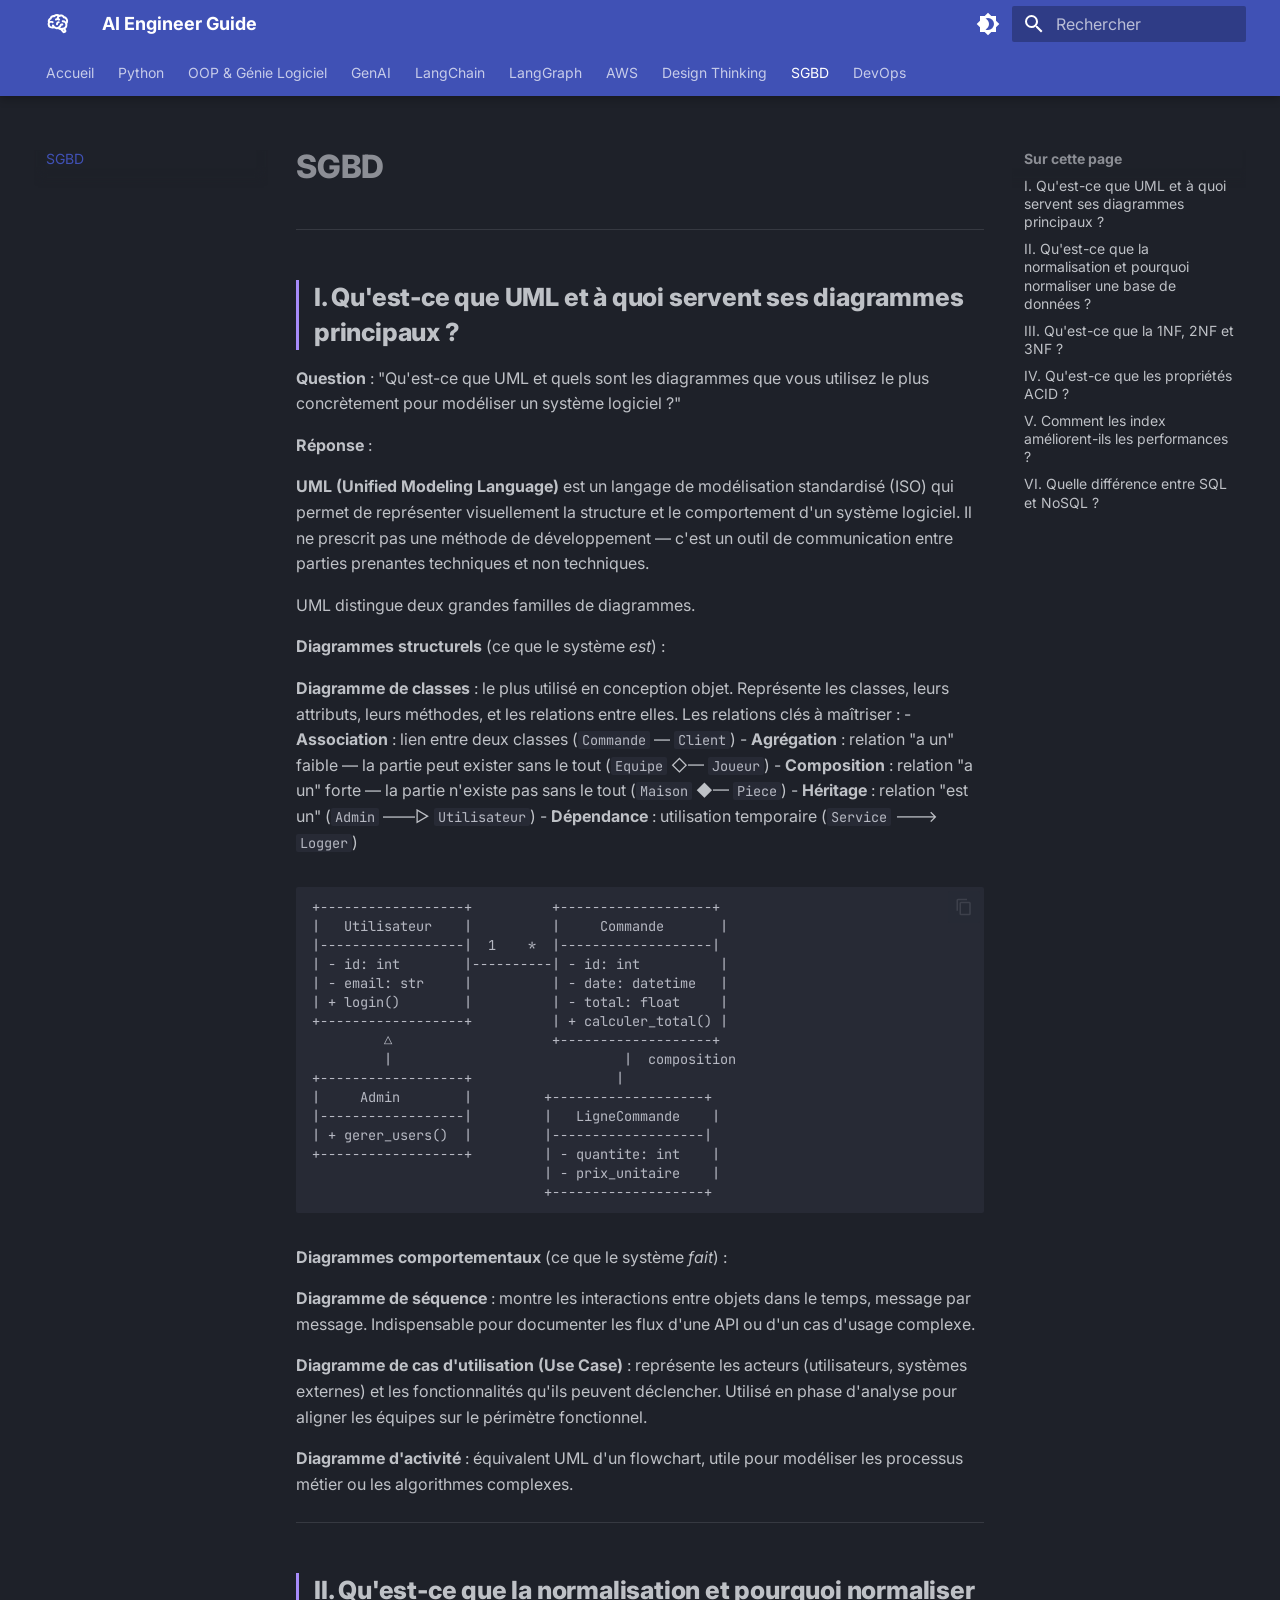
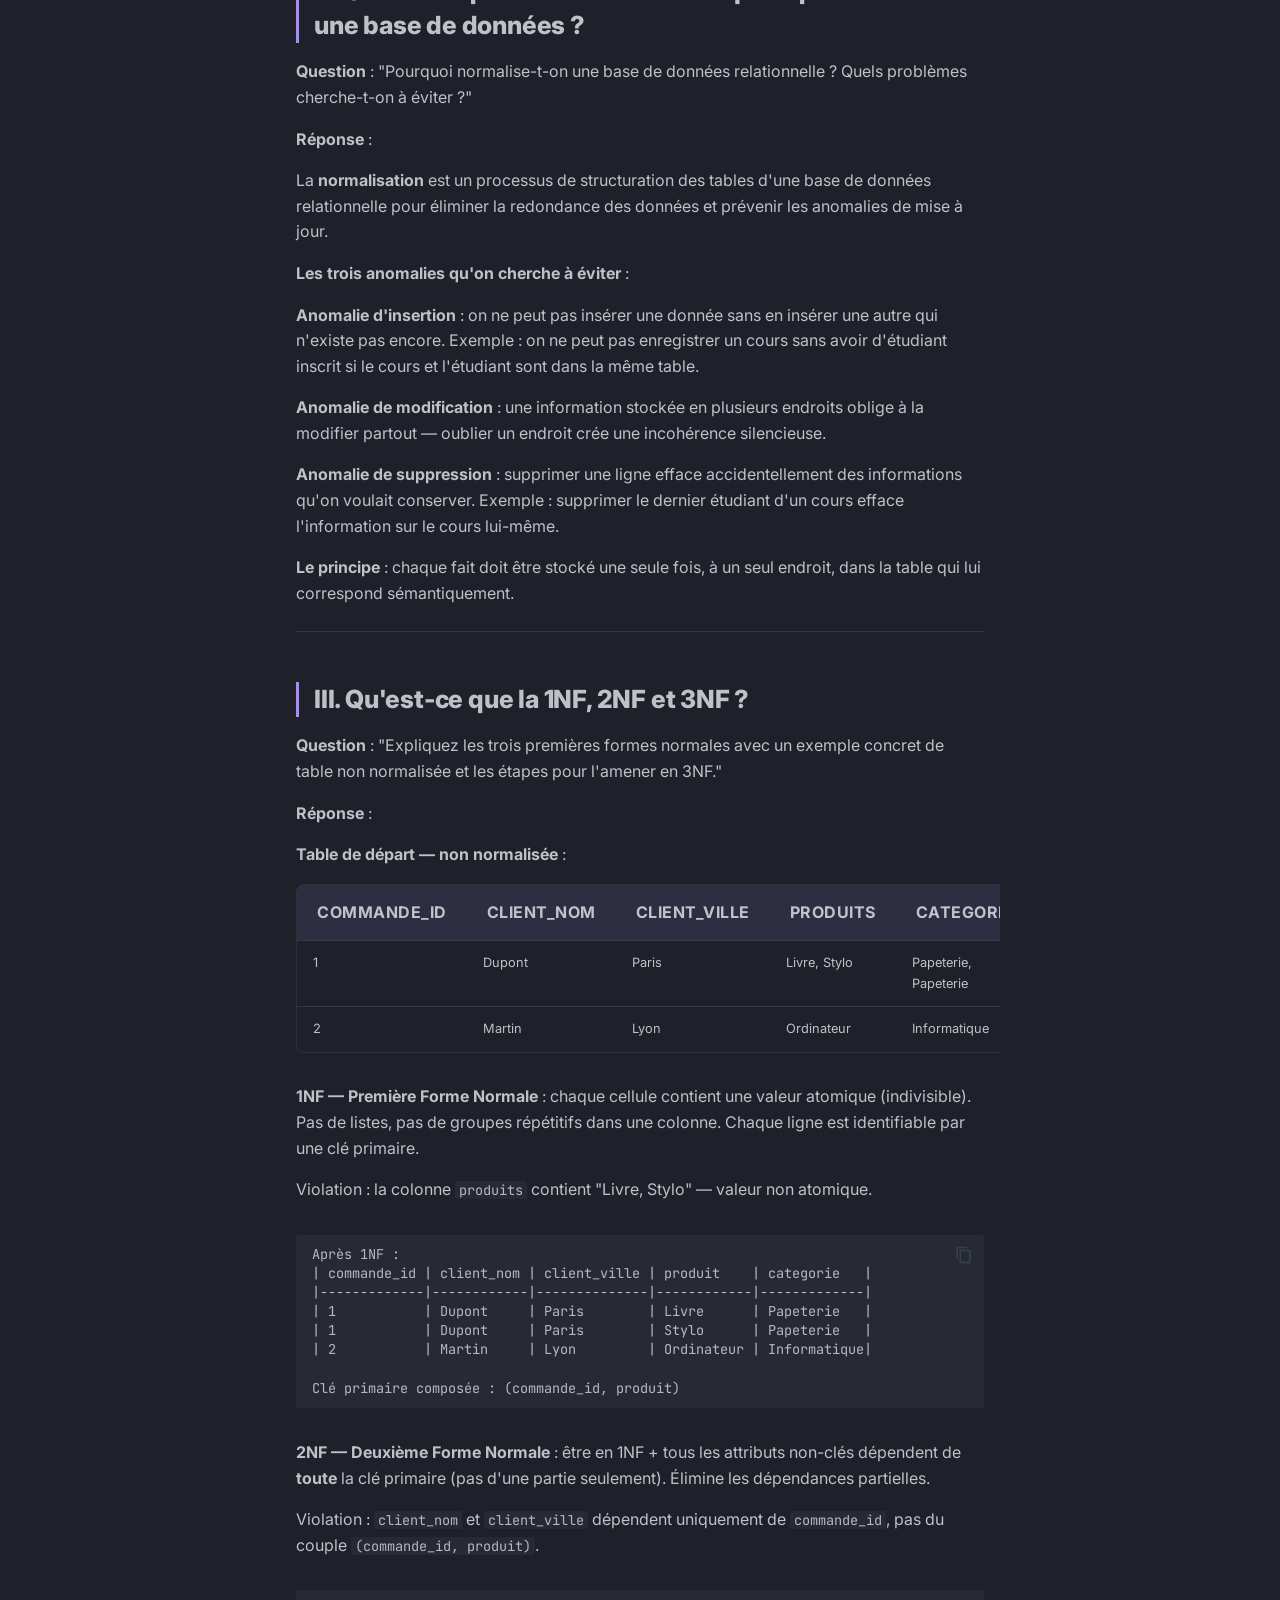
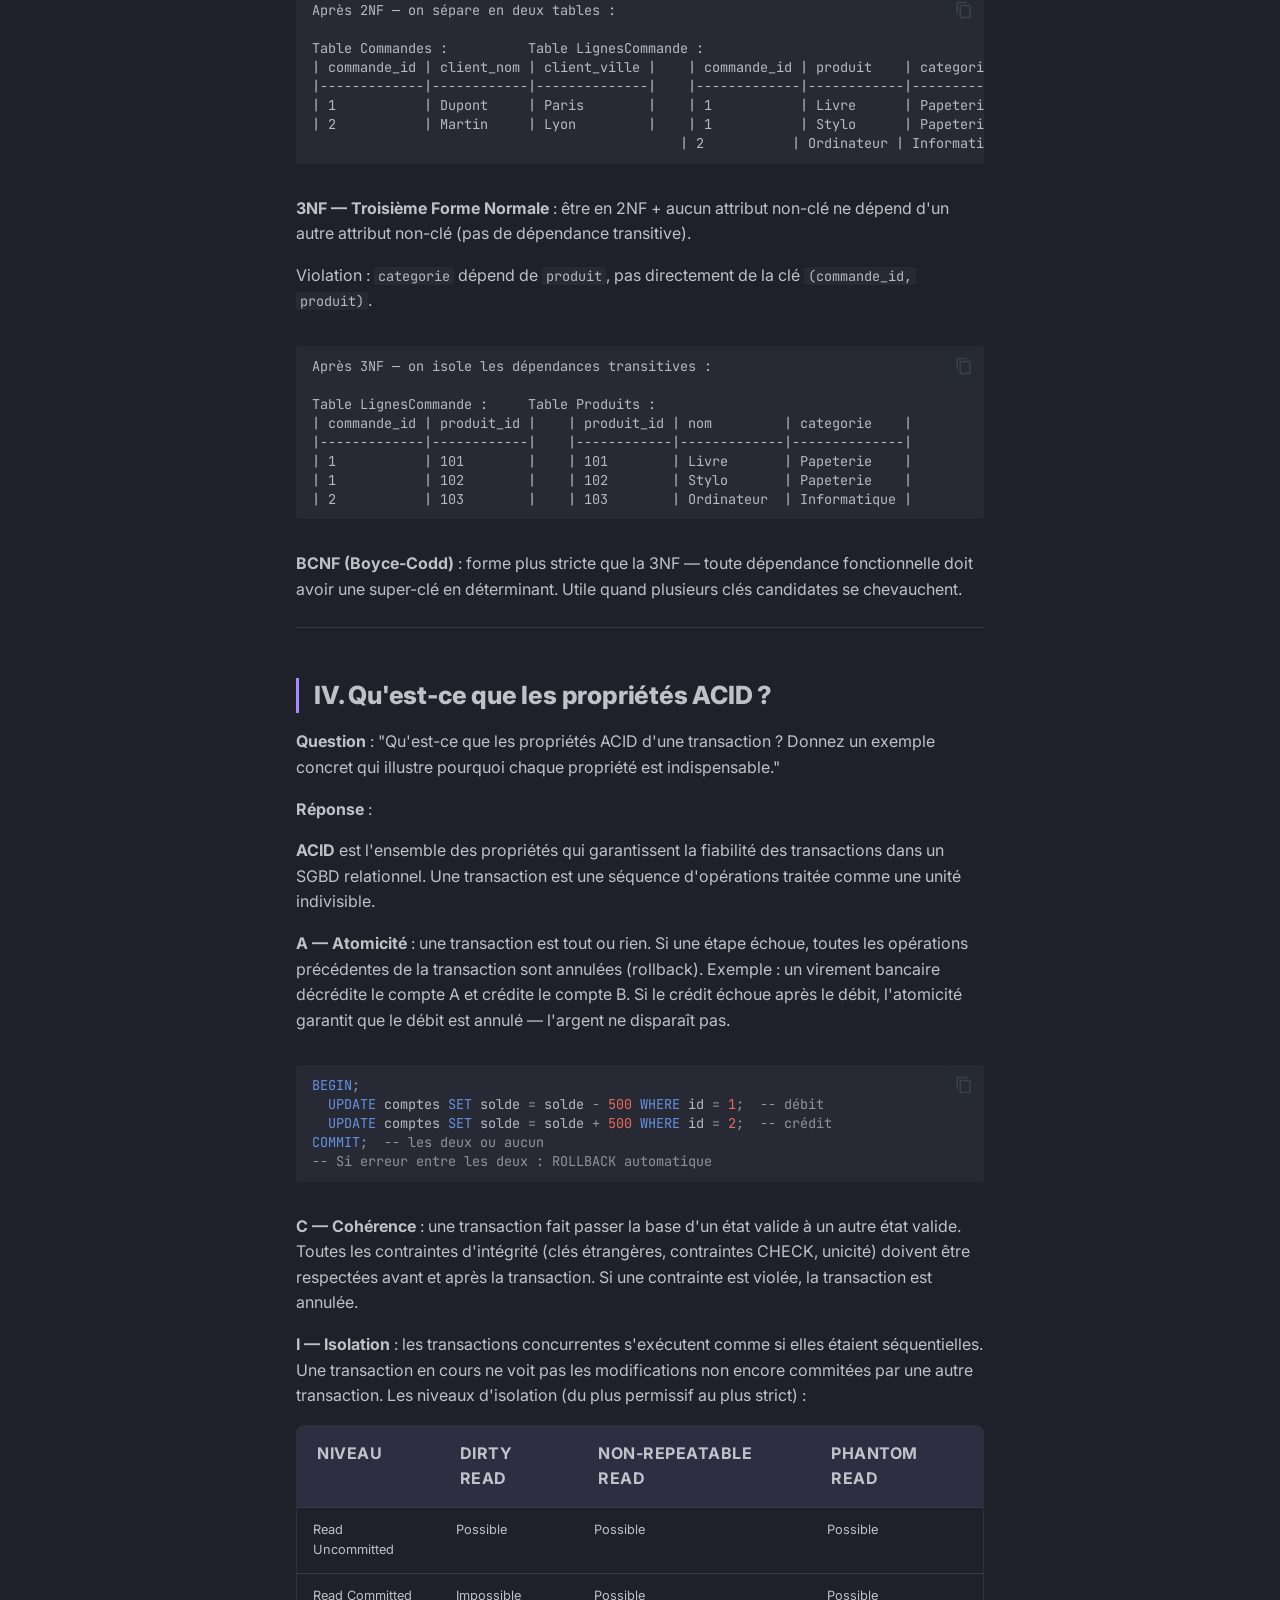
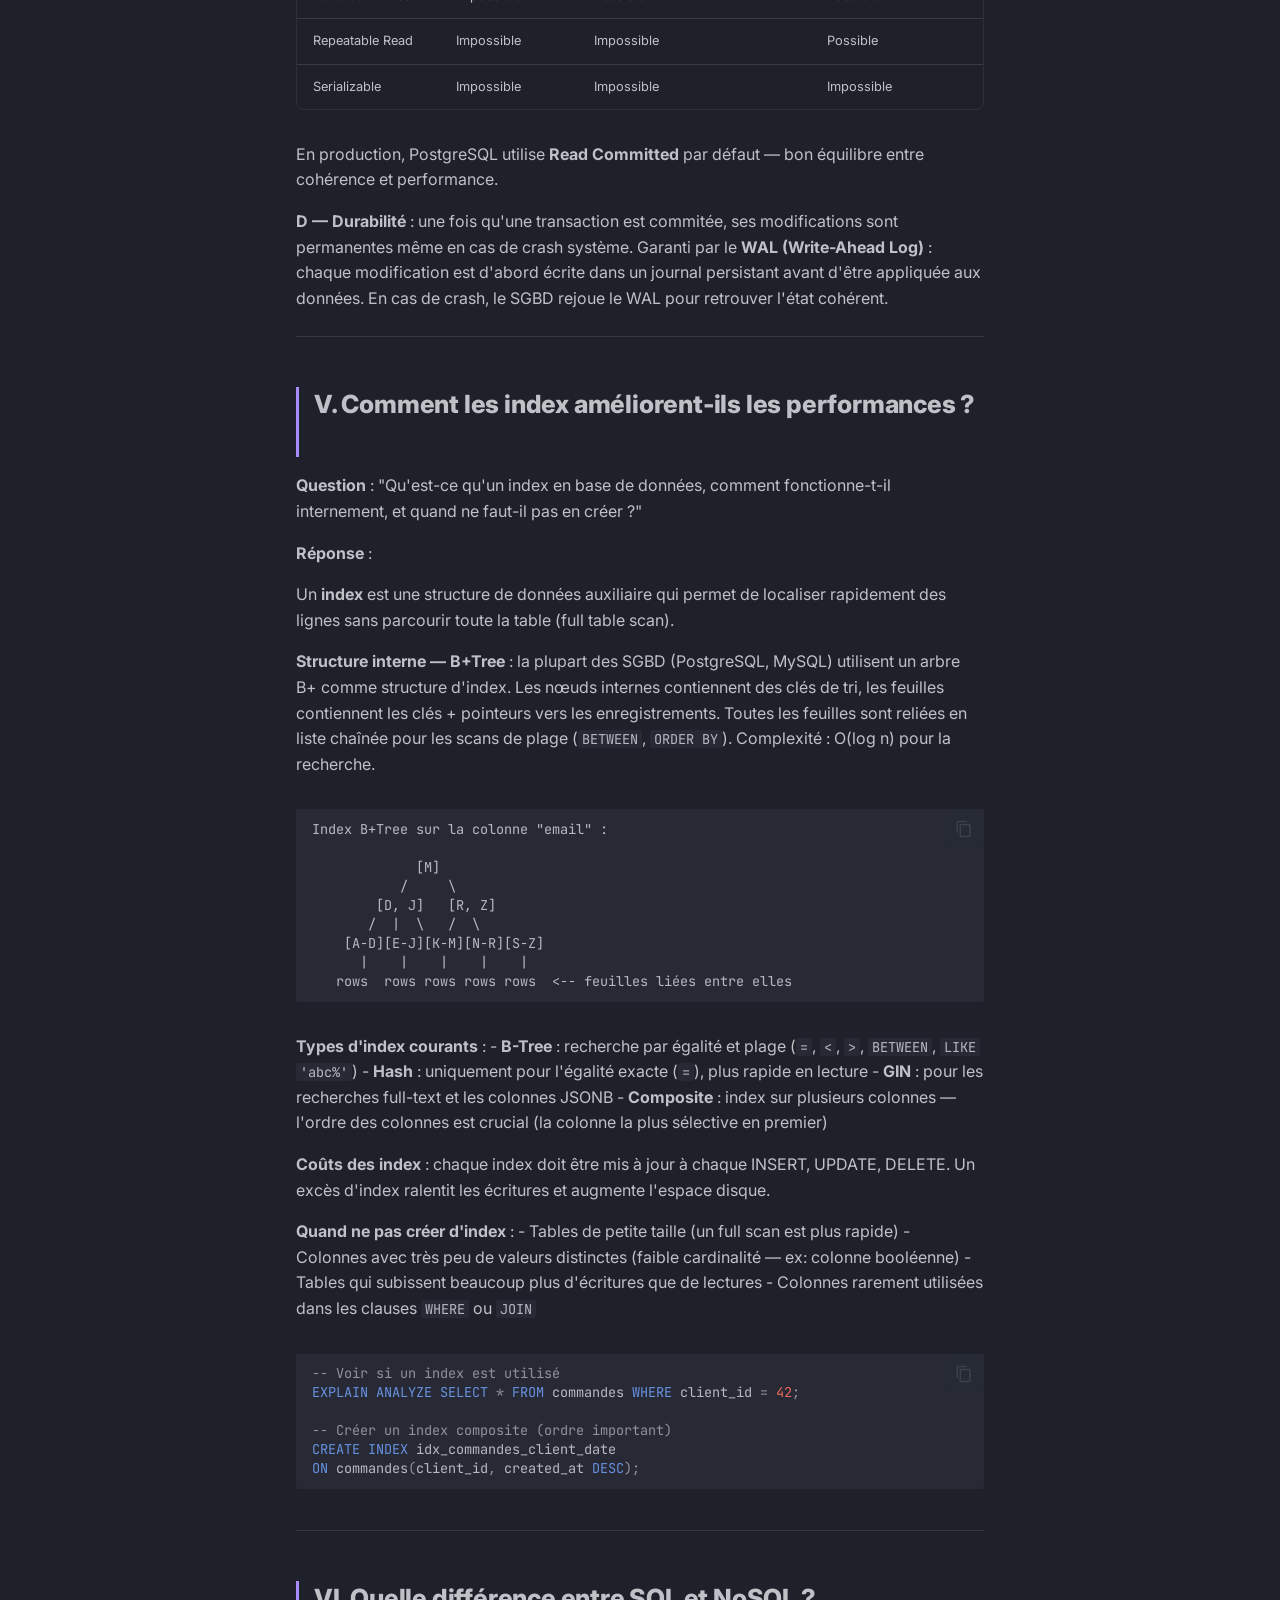
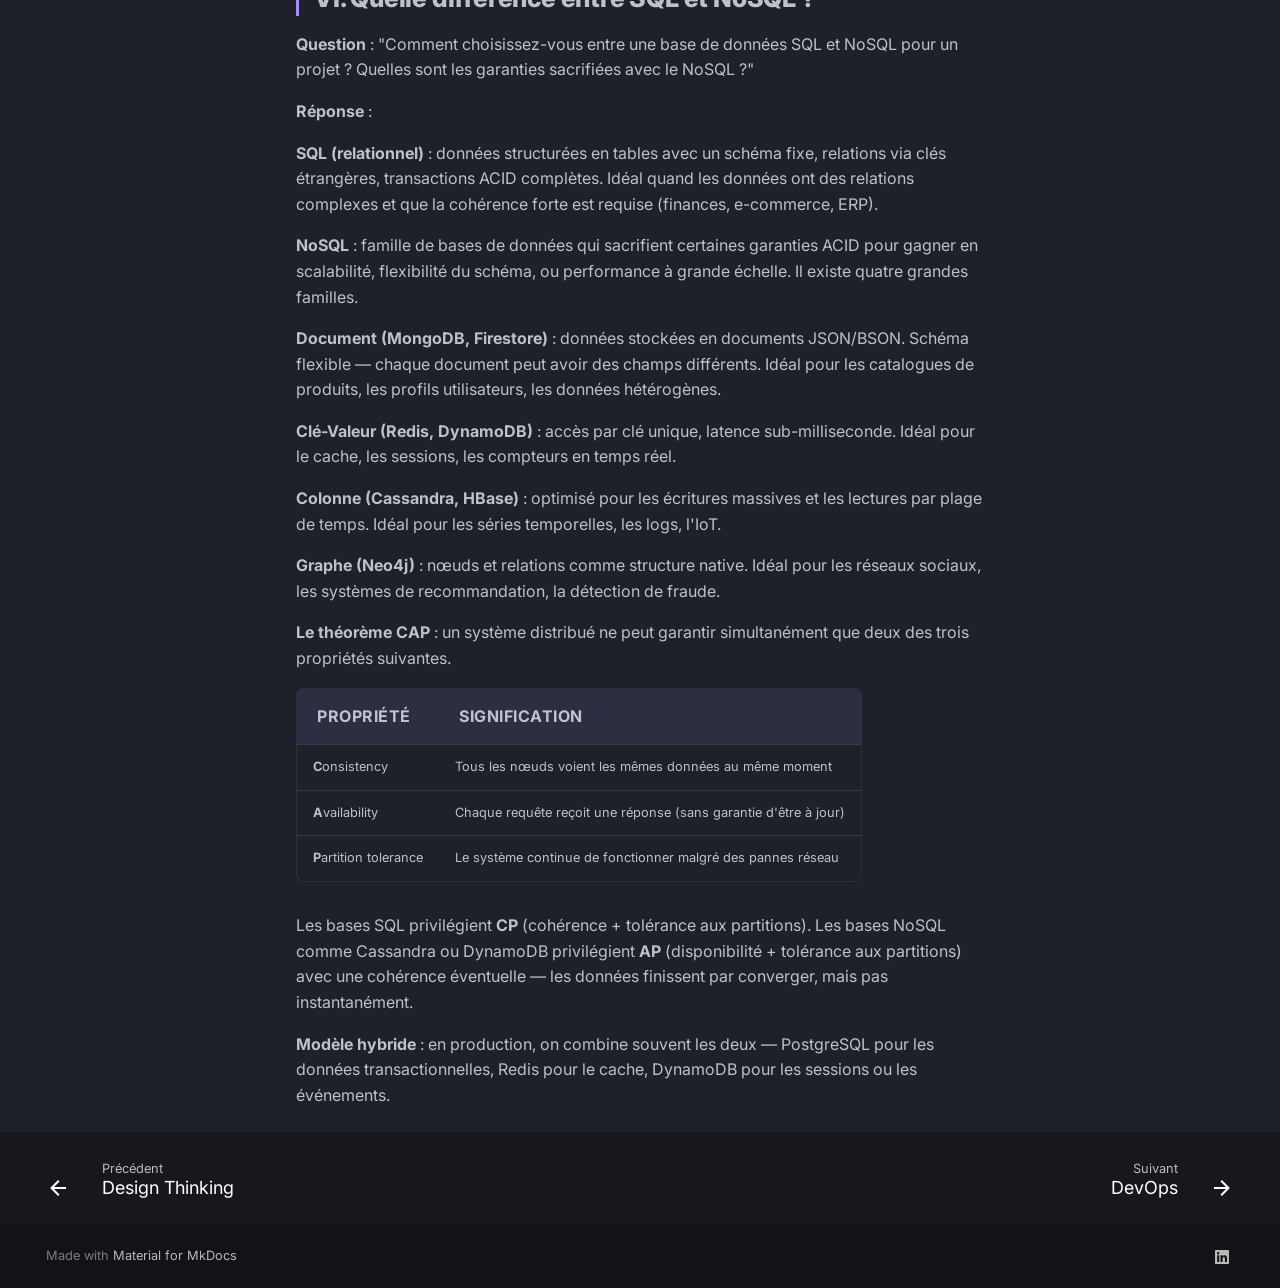
<file: sgbd/index.html>
<!doctype html>
<html lang="fr" class="no-js">
  <head>
    
      <meta charset="utf-8">
      <meta name="viewport" content="width=device-width,initial-scale=1">
      
        <meta name="description" content="Fiches de révision techniques — GenAI, LangChain, LangGraph, AWS, Design Thinking">
      
      
      
      
        <link rel="prev" href="../design_thinking/">
      
      
        <link rel="next" href="../devops/">
      
      
        
      
      
      <link rel="icon" href="../assets/images/favicon.png">
      <meta name="generator" content="mkdocs-1.6.1, mkdocs-material-9.7.6">
    
    
      
        <title>SGBD - AI Engineer Guide</title>
      
    
    
      <link rel="stylesheet" href="../assets/stylesheets/main.484c7ddc.min.css">
      
        
        <link rel="stylesheet" href="../assets/stylesheets/palette.ab4e12ef.min.css">
      
      


    
    
      
    
    
      
        
        
        <link rel="preconnect" href="https://fonts.gstatic.com" crossorigin>
        <link rel="stylesheet" href="https://fonts.googleapis.com/css?family=Inter:300,300i,400,400i,700,700i%7CJetBrains+Mono:400,400i,700,700i&display=fallback">
        <style>:root{--md-text-font:"Inter";--md-code-font:"JetBrains Mono"}</style>
      
    
    
      <link rel="stylesheet" href="../stylesheets/extra.css">
    
    <script>__md_scope=new URL("..",location),__md_hash=e=>[...e].reduce(((e,_)=>(e<<5)-e+_.charCodeAt(0)),0),__md_get=(e,_=localStorage,t=__md_scope)=>JSON.parse(_.getItem(t.pathname+"."+e)),__md_set=(e,_,t=localStorage,a=__md_scope)=>{try{t.setItem(a.pathname+"."+e,JSON.stringify(_))}catch(e){}}</script>
    
      

    
    
  </head>
  
  
    
    
      
    
    
    
    
    <body dir="ltr" data-md-color-scheme="slate" data-md-color-primary="custom" data-md-color-accent="cyan">
  
    
    <input class="md-toggle" data-md-toggle="drawer" type="checkbox" id="__drawer" autocomplete="off">
    <input class="md-toggle" data-md-toggle="search" type="checkbox" id="__search" autocomplete="off">
    <label class="md-overlay" for="__drawer"></label>
    <div data-md-component="skip">
      
        
        <a href="#sgbd" class="md-skip">
          Aller au contenu
        </a>
      
    </div>
    <div data-md-component="announce">
      
    </div>
    
    
      

  

<header class="md-header md-header--shadow md-header--lifted" data-md-component="header">
  <nav class="md-header__inner md-grid" aria-label="En-tête">
    <a href=".." title="AI Engineer Guide" class="md-header__button md-logo" aria-label="AI Engineer Guide" data-md-component="logo">
      
  
  <svg xmlns="http://www.w3.org/2000/svg" viewBox="0 0 24 24"><path d="M21.33 12.91c.09 1.55-.62 3.04-1.89 3.95l.77 1.49c.23.45.26.98.06 1.45-.19.47-.58.84-1.06 1l-.79.25a1.687 1.687 0 0 1-1.86-.55L14.44 18c-.89-.15-1.73-.53-2.44-1.1-.5.15-1 .23-1.5.23-.88 0-1.76-.27-2.5-.79-.53.16-1.07.23-1.62.22-.79.01-1.57-.15-2.3-.45a4.1 4.1 0 0 1-2.43-3.61c-.08-.72.04-1.45.35-2.11-.29-.75-.32-1.57-.07-2.33C2.3 7.11 3 6.32 3.87 5.82c.58-1.69 2.21-2.82 4-2.7 1.6-1.5 4.05-1.66 5.83-.37.42-.11.86-.17 1.3-.17 1.36-.03 2.65.57 3.5 1.64 2.04.53 3.5 2.35 3.58 4.47.05 1.11-.25 2.2-.86 3.13.07.36.11.72.11 1.09m-5-1.41c.57.07 1.02.5 1.02 1.07a1 1 0 0 1-1 1h-.63c-.32.9-.88 1.69-1.62 2.29.25.09.51.14.77.21 5.13-.07 4.53-3.2 4.53-3.25a2.59 2.59 0 0 0-2.69-2.49 1 1 0 0 1-1-1 1 1 0 0 1 1-1c1.23.03 2.41.49 3.33 1.3.05-.29.08-.59.08-.89-.06-1.24-.62-2.32-2.87-2.53-1.25-2.96-4.4-1.32-4.4-.4-.03.23.21.72.25.75a1 1 0 0 1 1 1c0 .55-.45 1-1 1-.53-.02-1.03-.22-1.43-.56-.48.31-1.03.5-1.6.56-.57.05-1.04-.35-1.07-.9a.97.97 0 0 1 .88-1.1c.16-.02.94-.14.94-.77 0-.66.25-1.29.68-1.79-.92-.25-1.91.08-2.91 1.29C6.75 5 6 5.25 5.45 7.2 4.5 7.67 4 8 3.78 9c1.08-.22 2.19-.13 3.22.25.5.19.78.75.59 1.29-.19.52-.77.78-1.29.59-.73-.32-1.55-.34-2.3-.06-.32.27-.32.83-.32 1.27 0 .74.37 1.43 1 1.83.53.27 1.12.41 1.71.4q-.225-.39-.39-.81a1.038 1.038 0 0 1 1.96-.68c.4 1.14 1.42 1.92 2.62 2.05 1.37-.07 2.59-.88 3.19-2.13.23-1.38 1.34-1.5 2.56-1.5m2 7.47-.62-1.3-.71.16 1 1.25zm-4.65-8.61a1 1 0 0 0-.91-1.03c-.71-.04-1.4.2-1.93.67-.57.58-.87 1.38-.84 2.19a1 1 0 0 0 1 1c.57 0 1-.45 1-1 0-.27.07-.54.23-.76.12-.1.27-.15.43-.15.55.03 1.02-.38 1.02-.92"/></svg>

    </a>
    <label class="md-header__button md-icon" for="__drawer">
      
      <svg xmlns="http://www.w3.org/2000/svg" viewBox="0 0 24 24"><path d="M3 6h18v2H3zm0 5h18v2H3zm0 5h18v2H3z"/></svg>
    </label>
    <div class="md-header__title" data-md-component="header-title">
      <div class="md-header__ellipsis">
        <div class="md-header__topic">
          <span class="md-ellipsis">
            AI Engineer Guide
          </span>
        </div>
        <div class="md-header__topic" data-md-component="header-topic">
          <span class="md-ellipsis">
            
              SGBD
            
          </span>
        </div>
      </div>
    </div>
    
      
        <form class="md-header__option" data-md-component="palette">
  
    
    
    
    <input class="md-option" data-md-color-media="" data-md-color-scheme="slate" data-md-color-primary="custom" data-md-color-accent="cyan"  aria-label="Passer en mode clair"  type="radio" name="__palette" id="__palette_0">
    
      <label class="md-header__button md-icon" title="Passer en mode clair" for="__palette_1" hidden>
        <svg xmlns="http://www.w3.org/2000/svg" viewBox="0 0 24 24"><path d="M12 18c-.89 0-1.74-.2-2.5-.55C11.56 16.5 13 14.42 13 12s-1.44-4.5-3.5-5.45C10.26 6.2 11.11 6 12 6a6 6 0 0 1 6 6 6 6 0 0 1-6 6m8-9.31V4h-4.69L12 .69 8.69 4H4v4.69L.69 12 4 15.31V20h4.69L12 23.31 15.31 20H20v-4.69L23.31 12z"/></svg>
      </label>
    
  
    
    
    
    <input class="md-option" data-md-color-media="" data-md-color-scheme="default" data-md-color-primary="custom" data-md-color-accent="deep-purple"  aria-label="Passer en mode sombre"  type="radio" name="__palette" id="__palette_1">
    
      <label class="md-header__button md-icon" title="Passer en mode sombre" for="__palette_0" hidden>
        <svg xmlns="http://www.w3.org/2000/svg" viewBox="0 0 24 24"><path d="M12 8a4 4 0 0 0-4 4 4 4 0 0 0 4 4 4 4 0 0 0 4-4 4 4 0 0 0-4-4m0 10a6 6 0 0 1-6-6 6 6 0 0 1 6-6 6 6 0 0 1 6 6 6 6 0 0 1-6 6m8-9.31V4h-4.69L12 .69 8.69 4H4v4.69L.69 12 4 15.31V20h4.69L12 23.31 15.31 20H20v-4.69L23.31 12z"/></svg>
      </label>
    
  
</form>
      
    
    
      <script>var palette=__md_get("__palette");if(palette&&palette.color){if("(prefers-color-scheme)"===palette.color.media){var media=matchMedia("(prefers-color-scheme: light)"),input=document.querySelector(media.matches?"[data-md-color-media='(prefers-color-scheme: light)']":"[data-md-color-media='(prefers-color-scheme: dark)']");palette.color.media=input.getAttribute("data-md-color-media"),palette.color.scheme=input.getAttribute("data-md-color-scheme"),palette.color.primary=input.getAttribute("data-md-color-primary"),palette.color.accent=input.getAttribute("data-md-color-accent")}for(var[key,value]of Object.entries(palette.color))document.body.setAttribute("data-md-color-"+key,value)}</script>
    
    
    
      
      
        <label class="md-header__button md-icon" for="__search">
          
          <svg xmlns="http://www.w3.org/2000/svg" viewBox="0 0 24 24"><path d="M9.5 3A6.5 6.5 0 0 1 16 9.5c0 1.61-.59 3.09-1.56 4.23l.27.27h.79l5 5-1.5 1.5-5-5v-.79l-.27-.27A6.52 6.52 0 0 1 9.5 16 6.5 6.5 0 0 1 3 9.5 6.5 6.5 0 0 1 9.5 3m0 2C7 5 5 7 5 9.5S7 14 9.5 14 14 12 14 9.5 12 5 9.5 5"/></svg>
        </label>
        <div class="md-search" data-md-component="search" role="dialog">
  <label class="md-search__overlay" for="__search"></label>
  <div class="md-search__inner" role="search">
    <form class="md-search__form" name="search">
      <input type="text" class="md-search__input" name="query" aria-label="Rechercher" placeholder="Rechercher" autocapitalize="off" autocorrect="off" autocomplete="off" spellcheck="false" data-md-component="search-query" required>
      <label class="md-search__icon md-icon" for="__search">
        
        <svg xmlns="http://www.w3.org/2000/svg" viewBox="0 0 24 24"><path d="M9.5 3A6.5 6.5 0 0 1 16 9.5c0 1.61-.59 3.09-1.56 4.23l.27.27h.79l5 5-1.5 1.5-5-5v-.79l-.27-.27A6.52 6.52 0 0 1 9.5 16 6.5 6.5 0 0 1 3 9.5 6.5 6.5 0 0 1 9.5 3m0 2C7 5 5 7 5 9.5S7 14 9.5 14 14 12 14 9.5 12 5 9.5 5"/></svg>
        
        <svg xmlns="http://www.w3.org/2000/svg" viewBox="0 0 24 24"><path d="M20 11v2H8l5.5 5.5-1.42 1.42L4.16 12l7.92-7.92L13.5 5.5 8 11z"/></svg>
      </label>
      <nav class="md-search__options" aria-label="Recherche">
        
          <a href="javascript:void(0)" class="md-search__icon md-icon" title="Partager" aria-label="Partager" data-clipboard data-clipboard-text="" data-md-component="search-share" tabindex="-1">
            
            <svg xmlns="http://www.w3.org/2000/svg" viewBox="0 0 24 24"><path d="M18 16.08c-.76 0-1.44.3-1.96.77L8.91 12.7c.05-.23.09-.46.09-.7s-.04-.47-.09-.7l7.05-4.11c.54.5 1.25.81 2.04.81a3 3 0 0 0 3-3 3 3 0 0 0-3-3 3 3 0 0 0-3 3c0 .24.04.47.09.7L8.04 9.81C7.5 9.31 6.79 9 6 9a3 3 0 0 0-3 3 3 3 0 0 0 3 3c.79 0 1.5-.31 2.04-.81l7.12 4.15c-.05.21-.08.43-.08.66 0 1.61 1.31 2.91 2.92 2.91s2.92-1.3 2.92-2.91A2.92 2.92 0 0 0 18 16.08"/></svg>
          </a>
        
        <button type="reset" class="md-search__icon md-icon" title="Effacer" aria-label="Effacer" tabindex="-1">
          
          <svg xmlns="http://www.w3.org/2000/svg" viewBox="0 0 24 24"><path d="M19 6.41 17.59 5 12 10.59 6.41 5 5 6.41 10.59 12 5 17.59 6.41 19 12 13.41 17.59 19 19 17.59 13.41 12z"/></svg>
        </button>
      </nav>
      
        <div class="md-search__suggest" data-md-component="search-suggest"></div>
      
    </form>
    <div class="md-search__output">
      <div class="md-search__scrollwrap" tabindex="0" data-md-scrollfix>
        <div class="md-search-result" data-md-component="search-result">
          <div class="md-search-result__meta">
            Initialisation de la recherche
          </div>
          <ol class="md-search-result__list" role="presentation"></ol>
        </div>
      </div>
    </div>
  </div>
</div>
      
    
    
  </nav>
  
    
      
<nav class="md-tabs" aria-label="Onglets" data-md-component="tabs">
  <div class="md-grid">
    <ul class="md-tabs__list">
      
        
  
  
  
  
    <li class="md-tabs__item">
      <a href=".." class="md-tabs__link">
        
  
  
    
  
  Accueil

      </a>
    </li>
  

      
        
  
  
  
  
    <li class="md-tabs__item">
      <a href="../python/" class="md-tabs__link">
        
  
  
    
  
  Python

      </a>
    </li>
  

      
        
  
  
  
  
    <li class="md-tabs__item">
      <a href="../oop/" class="md-tabs__link">
        
  
  
    
  
  OOP & Génie Logiciel

      </a>
    </li>
  

      
        
  
  
  
  
    <li class="md-tabs__item">
      <a href="../gen_ai/" class="md-tabs__link">
        
  
  
    
  
  GenAI

      </a>
    </li>
  

      
        
  
  
  
  
    <li class="md-tabs__item">
      <a href="../langchain/" class="md-tabs__link">
        
  
  
    
  
  LangChain

      </a>
    </li>
  

      
        
  
  
  
  
    <li class="md-tabs__item">
      <a href="../langgraph/" class="md-tabs__link">
        
  
  
    
  
  LangGraph

      </a>
    </li>
  

      
        
  
  
  
  
    <li class="md-tabs__item">
      <a href="../aws/" class="md-tabs__link">
        
  
  
    
  
  AWS

      </a>
    </li>
  

      
        
  
  
  
  
    <li class="md-tabs__item">
      <a href="../design_thinking/" class="md-tabs__link">
        
  
  
    
  
  Design Thinking

      </a>
    </li>
  

      
        
  
  
  
    
  
  
    <li class="md-tabs__item md-tabs__item--active">
      <a href="./" class="md-tabs__link">
        
  
  
    
  
  SGBD

      </a>
    </li>
  

      
        
  
  
  
  
    <li class="md-tabs__item">
      <a href="../devops/" class="md-tabs__link">
        
  
  
    
  
  DevOps

      </a>
    </li>
  

      
    </ul>
  </div>
</nav>
    
  
</header>
    
    <div class="md-container" data-md-component="container">
      
      
        
      
      <main class="md-main" data-md-component="main">
        <div class="md-main__inner md-grid">
          
            
              
              <div class="md-sidebar md-sidebar--primary" data-md-component="sidebar" data-md-type="navigation" >
                <div class="md-sidebar__scrollwrap">
                  <div class="md-sidebar__inner">
                    


  


<nav class="md-nav md-nav--primary md-nav--lifted" aria-label="Navigation" data-md-level="0">
  <label class="md-nav__title" for="__drawer">
    <a href=".." title="AI Engineer Guide" class="md-nav__button md-logo" aria-label="AI Engineer Guide" data-md-component="logo">
      
  
  <svg xmlns="http://www.w3.org/2000/svg" viewBox="0 0 24 24"><path d="M21.33 12.91c.09 1.55-.62 3.04-1.89 3.95l.77 1.49c.23.45.26.98.06 1.45-.19.47-.58.84-1.06 1l-.79.25a1.687 1.687 0 0 1-1.86-.55L14.44 18c-.89-.15-1.73-.53-2.44-1.1-.5.15-1 .23-1.5.23-.88 0-1.76-.27-2.5-.79-.53.16-1.07.23-1.62.22-.79.01-1.57-.15-2.3-.45a4.1 4.1 0 0 1-2.43-3.61c-.08-.72.04-1.45.35-2.11-.29-.75-.32-1.57-.07-2.33C2.3 7.11 3 6.32 3.87 5.82c.58-1.69 2.21-2.82 4-2.7 1.6-1.5 4.05-1.66 5.83-.37.42-.11.86-.17 1.3-.17 1.36-.03 2.65.57 3.5 1.64 2.04.53 3.5 2.35 3.58 4.47.05 1.11-.25 2.2-.86 3.13.07.36.11.72.11 1.09m-5-1.41c.57.07 1.02.5 1.02 1.07a1 1 0 0 1-1 1h-.63c-.32.9-.88 1.69-1.62 2.29.25.09.51.14.77.21 5.13-.07 4.53-3.2 4.53-3.25a2.59 2.59 0 0 0-2.69-2.49 1 1 0 0 1-1-1 1 1 0 0 1 1-1c1.23.03 2.41.49 3.33 1.3.05-.29.08-.59.08-.89-.06-1.24-.62-2.32-2.87-2.53-1.25-2.96-4.4-1.32-4.4-.4-.03.23.21.72.25.75a1 1 0 0 1 1 1c0 .55-.45 1-1 1-.53-.02-1.03-.22-1.43-.56-.48.31-1.03.5-1.6.56-.57.05-1.04-.35-1.07-.9a.97.97 0 0 1 .88-1.1c.16-.02.94-.14.94-.77 0-.66.25-1.29.68-1.79-.92-.25-1.91.08-2.91 1.29C6.75 5 6 5.25 5.45 7.2 4.5 7.67 4 8 3.78 9c1.08-.22 2.19-.13 3.22.25.5.19.78.75.59 1.29-.19.52-.77.78-1.29.59-.73-.32-1.55-.34-2.3-.06-.32.27-.32.83-.32 1.27 0 .74.37 1.43 1 1.83.53.27 1.12.41 1.71.4q-.225-.39-.39-.81a1.038 1.038 0 0 1 1.96-.68c.4 1.14 1.42 1.92 2.62 2.05 1.37-.07 2.59-.88 3.19-2.13.23-1.38 1.34-1.5 2.56-1.5m2 7.47-.62-1.3-.71.16 1 1.25zm-4.65-8.61a1 1 0 0 0-.91-1.03c-.71-.04-1.4.2-1.93.67-.57.58-.87 1.38-.84 2.19a1 1 0 0 0 1 1c.57 0 1-.45 1-1 0-.27.07-.54.23-.76.12-.1.27-.15.43-.15.55.03 1.02-.38 1.02-.92"/></svg>

    </a>
    AI Engineer Guide
  </label>
  
  <ul class="md-nav__list" data-md-scrollfix>
    
      
      
  
  
  
  
    <li class="md-nav__item">
      <a href=".." class="md-nav__link">
        
  
  
  <span class="md-ellipsis">
    
  
    Accueil
  

    
  </span>
  
  

      </a>
    </li>
  

    
      
      
  
  
  
  
    <li class="md-nav__item">
      <a href="../python/" class="md-nav__link">
        
  
  
  <span class="md-ellipsis">
    
  
    Python
  

    
  </span>
  
  

      </a>
    </li>
  

    
      
      
  
  
  
  
    <li class="md-nav__item">
      <a href="../oop/" class="md-nav__link">
        
  
  
  <span class="md-ellipsis">
    
  
    OOP & Génie Logiciel
  

    
  </span>
  
  

      </a>
    </li>
  

    
      
      
  
  
  
  
    <li class="md-nav__item">
      <a href="../gen_ai/" class="md-nav__link">
        
  
  
  <span class="md-ellipsis">
    
  
    GenAI
  

    
  </span>
  
  

      </a>
    </li>
  

    
      
      
  
  
  
  
    <li class="md-nav__item">
      <a href="../langchain/" class="md-nav__link">
        
  
  
  <span class="md-ellipsis">
    
  
    LangChain
  

    
  </span>
  
  

      </a>
    </li>
  

    
      
      
  
  
  
  
    <li class="md-nav__item">
      <a href="../langgraph/" class="md-nav__link">
        
  
  
  <span class="md-ellipsis">
    
  
    LangGraph
  

    
  </span>
  
  

      </a>
    </li>
  

    
      
      
  
  
  
  
    <li class="md-nav__item">
      <a href="../aws/" class="md-nav__link">
        
  
  
  <span class="md-ellipsis">
    
  
    AWS
  

    
  </span>
  
  

      </a>
    </li>
  

    
      
      
  
  
  
  
    <li class="md-nav__item">
      <a href="../design_thinking/" class="md-nav__link">
        
  
  
  <span class="md-ellipsis">
    
  
    Design Thinking
  

    
  </span>
  
  

      </a>
    </li>
  

    
      
      
  
  
    
  
  
  
    <li class="md-nav__item md-nav__item--active">
      
      <input class="md-nav__toggle md-toggle" type="checkbox" id="__toc">
      
      
        
      
      
        <label class="md-nav__link md-nav__link--active" for="__toc">
          
  
  
  <span class="md-ellipsis">
    
  
    SGBD
  

    
  </span>
  
  

          <span class="md-nav__icon md-icon"></span>
        </label>
      
      <a href="./" class="md-nav__link md-nav__link--active">
        
  
  
  <span class="md-ellipsis">
    
  
    SGBD
  

    
  </span>
  
  

      </a>
      
        

  

<nav class="md-nav md-nav--secondary" aria-label="Sur cette page">
  
  
  
    
  
  
    <label class="md-nav__title" for="__toc">
      <span class="md-nav__icon md-icon"></span>
      Sur cette page
    </label>
    <ul class="md-nav__list" data-md-component="toc" data-md-scrollfix>
      
        <li class="md-nav__item">
  <a href="#i-quest-ce-que-uml-et-a-quoi-servent-ses-diagrammes-principaux" class="md-nav__link">
    <span class="md-ellipsis">
      
        I. Qu'est-ce que UML et à quoi servent ses diagrammes principaux ?
      
    </span>
  </a>
  
</li>
      
        <li class="md-nav__item">
  <a href="#ii-quest-ce-que-la-normalisation-et-pourquoi-normaliser-une-base-de-donnees" class="md-nav__link">
    <span class="md-ellipsis">
      
        II. Qu'est-ce que la normalisation et pourquoi normaliser une base de données ?
      
    </span>
  </a>
  
</li>
      
        <li class="md-nav__item">
  <a href="#iii-quest-ce-que-la-1nf-2nf-et-3nf" class="md-nav__link">
    <span class="md-ellipsis">
      
        III. Qu'est-ce que la 1NF, 2NF et 3NF ?
      
    </span>
  </a>
  
</li>
      
        <li class="md-nav__item">
  <a href="#iv-quest-ce-que-les-proprietes-acid" class="md-nav__link">
    <span class="md-ellipsis">
      
        IV. Qu'est-ce que les propriétés ACID ?
      
    </span>
  </a>
  
</li>
      
        <li class="md-nav__item">
  <a href="#v-comment-les-index-ameliorent-ils-les-performances" class="md-nav__link">
    <span class="md-ellipsis">
      
        V. Comment les index améliorent-ils les performances ?
      
    </span>
  </a>
  
</li>
      
        <li class="md-nav__item">
  <a href="#vi-quelle-difference-entre-sql-et-nosql" class="md-nav__link">
    <span class="md-ellipsis">
      
        VI. Quelle différence entre SQL et NoSQL ?
      
    </span>
  </a>
  
</li>
      
    </ul>
  
</nav>
      
    </li>
  

    
      
      
  
  
  
  
    <li class="md-nav__item">
      <a href="../devops/" class="md-nav__link">
        
  
  
  <span class="md-ellipsis">
    
  
    DevOps
  

    
  </span>
  
  

      </a>
    </li>
  

    
  </ul>
</nav>
                  </div>
                </div>
              </div>
            
            
              
              <div class="md-sidebar md-sidebar--secondary" data-md-component="sidebar" data-md-type="toc" >
                <div class="md-sidebar__scrollwrap">
                  <div class="md-sidebar__inner">
                    

  

<nav class="md-nav md-nav--secondary" aria-label="Sur cette page">
  
  
  
    
  
  
    <label class="md-nav__title" for="__toc">
      <span class="md-nav__icon md-icon"></span>
      Sur cette page
    </label>
    <ul class="md-nav__list" data-md-component="toc" data-md-scrollfix>
      
        <li class="md-nav__item">
  <a href="#i-quest-ce-que-uml-et-a-quoi-servent-ses-diagrammes-principaux" class="md-nav__link">
    <span class="md-ellipsis">
      
        I. Qu'est-ce que UML et à quoi servent ses diagrammes principaux ?
      
    </span>
  </a>
  
</li>
      
        <li class="md-nav__item">
  <a href="#ii-quest-ce-que-la-normalisation-et-pourquoi-normaliser-une-base-de-donnees" class="md-nav__link">
    <span class="md-ellipsis">
      
        II. Qu'est-ce que la normalisation et pourquoi normaliser une base de données ?
      
    </span>
  </a>
  
</li>
      
        <li class="md-nav__item">
  <a href="#iii-quest-ce-que-la-1nf-2nf-et-3nf" class="md-nav__link">
    <span class="md-ellipsis">
      
        III. Qu'est-ce que la 1NF, 2NF et 3NF ?
      
    </span>
  </a>
  
</li>
      
        <li class="md-nav__item">
  <a href="#iv-quest-ce-que-les-proprietes-acid" class="md-nav__link">
    <span class="md-ellipsis">
      
        IV. Qu'est-ce que les propriétés ACID ?
      
    </span>
  </a>
  
</li>
      
        <li class="md-nav__item">
  <a href="#v-comment-les-index-ameliorent-ils-les-performances" class="md-nav__link">
    <span class="md-ellipsis">
      
        V. Comment les index améliorent-ils les performances ?
      
    </span>
  </a>
  
</li>
      
        <li class="md-nav__item">
  <a href="#vi-quelle-difference-entre-sql-et-nosql" class="md-nav__link">
    <span class="md-ellipsis">
      
        VI. Quelle différence entre SQL et NoSQL ?
      
    </span>
  </a>
  
</li>
      
    </ul>
  
</nav>
                  </div>
                </div>
              </div>
            
          
          
            <div class="md-content" data-md-component="content">
              
              <article class="md-content__inner md-typeset">
                
                  



<h1 id="sgbd">SGBD<a class="headerlink" href="#sgbd" title="Permanent link">&para;</a></h1>
<hr />
<h2 id="i-quest-ce-que-uml-et-a-quoi-servent-ses-diagrammes-principaux">I. Qu'est-ce que UML et à quoi servent ses diagrammes principaux ?<a class="headerlink" href="#i-quest-ce-que-uml-et-a-quoi-servent-ses-diagrammes-principaux" title="Permanent link">&para;</a></h2>
<p><strong>Question</strong> : "Qu'est-ce que UML et quels sont les diagrammes que vous utilisez le plus concrètement pour modéliser un système logiciel ?"</p>
<p><strong>Réponse</strong> :</p>
<p><strong>UML (Unified Modeling Language)</strong> est un langage de modélisation standardisé (ISO) qui permet de représenter visuellement la structure et le comportement d'un système logiciel. Il ne prescrit pas une méthode de développement — c'est un outil de communication entre parties prenantes techniques et non techniques.</p>
<p>UML distingue deux grandes familles de diagrammes.</p>
<p><strong>Diagrammes structurels</strong> (ce que le système <em>est</em>) :</p>
<p><strong>Diagramme de classes</strong> : le plus utilisé en conception objet. Représente les classes, leurs attributs, leurs méthodes, et les relations entre elles. Les relations clés à maîtriser :
- <strong>Association</strong> : lien entre deux classes (<code>Commande</code> — <code>Client</code>)
- <strong>Agrégation</strong> : relation "a un" faible — la partie peut exister sans le tout (<code>Equipe</code> ◇— <code>Joueur</code>)
- <strong>Composition</strong> : relation "a un" forte — la partie n'existe pas sans le tout (<code>Maison</code> ◆— <code>Piece</code>)
- <strong>Héritage</strong> : relation "est un" (<code>Admin</code> ——▷ <code>Utilisateur</code>)
- <strong>Dépendance</strong> : utilisation temporaire (<code>Service</code> ---&gt; <code>Logger</code>)</p>
<div class="language-text highlight"><pre><span></span><code><span id="__span-0-1"><a id="__codelineno-0-1" name="__codelineno-0-1" href="#__codelineno-0-1"></a>+------------------+          +-------------------+
</span><span id="__span-0-2"><a id="__codelineno-0-2" name="__codelineno-0-2" href="#__codelineno-0-2"></a>|   Utilisateur    |          |     Commande       |
</span><span id="__span-0-3"><a id="__codelineno-0-3" name="__codelineno-0-3" href="#__codelineno-0-3"></a>|------------------|  1    *  |-------------------|
</span><span id="__span-0-4"><a id="__codelineno-0-4" name="__codelineno-0-4" href="#__codelineno-0-4"></a>| - id: int        |----------| - id: int          |
</span><span id="__span-0-5"><a id="__codelineno-0-5" name="__codelineno-0-5" href="#__codelineno-0-5"></a>| - email: str     |          | - date: datetime   |
</span><span id="__span-0-6"><a id="__codelineno-0-6" name="__codelineno-0-6" href="#__codelineno-0-6"></a>| + login()        |          | - total: float     |
</span><span id="__span-0-7"><a id="__codelineno-0-7" name="__codelineno-0-7" href="#__codelineno-0-7"></a>+------------------+          | + calculer_total() |
</span><span id="__span-0-8"><a id="__codelineno-0-8" name="__codelineno-0-8" href="#__codelineno-0-8"></a>         △                    +-------------------+
</span><span id="__span-0-9"><a id="__codelineno-0-9" name="__codelineno-0-9" href="#__codelineno-0-9"></a>         |                             |  composition
</span><span id="__span-0-10"><a id="__codelineno-0-10" name="__codelineno-0-10" href="#__codelineno-0-10"></a>+------------------+                  |
</span><span id="__span-0-11"><a id="__codelineno-0-11" name="__codelineno-0-11" href="#__codelineno-0-11"></a>|     Admin        |         +-------------------+
</span><span id="__span-0-12"><a id="__codelineno-0-12" name="__codelineno-0-12" href="#__codelineno-0-12"></a>|------------------|         |   LigneCommande    |
</span><span id="__span-0-13"><a id="__codelineno-0-13" name="__codelineno-0-13" href="#__codelineno-0-13"></a>| + gerer_users()  |         |-------------------|
</span><span id="__span-0-14"><a id="__codelineno-0-14" name="__codelineno-0-14" href="#__codelineno-0-14"></a>+------------------+         | - quantite: int    |
</span><span id="__span-0-15"><a id="__codelineno-0-15" name="__codelineno-0-15" href="#__codelineno-0-15"></a>                             | - prix_unitaire    |
</span><span id="__span-0-16"><a id="__codelineno-0-16" name="__codelineno-0-16" href="#__codelineno-0-16"></a>                             +-------------------+
</span></code></pre></div>
<p><strong>Diagrammes comportementaux</strong> (ce que le système <em>fait</em>) :</p>
<p><strong>Diagramme de séquence</strong> : montre les interactions entre objets dans le temps, message par message. Indispensable pour documenter les flux d'une API ou d'un cas d'usage complexe.</p>
<p><strong>Diagramme de cas d'utilisation (Use Case)</strong> : représente les acteurs (utilisateurs, systèmes externes) et les fonctionnalités qu'ils peuvent déclencher. Utilisé en phase d'analyse pour aligner les équipes sur le périmètre fonctionnel.</p>
<p><strong>Diagramme d'activité</strong> : équivalent UML d'un flowchart, utile pour modéliser les processus métier ou les algorithmes complexes.</p>
<hr />
<h2 id="ii-quest-ce-que-la-normalisation-et-pourquoi-normaliser-une-base-de-donnees">II. Qu'est-ce que la normalisation et pourquoi normaliser une base de données ?<a class="headerlink" href="#ii-quest-ce-que-la-normalisation-et-pourquoi-normaliser-une-base-de-donnees" title="Permanent link">&para;</a></h2>
<p><strong>Question</strong> : "Pourquoi normalise-t-on une base de données relationnelle ? Quels problèmes cherche-t-on à éviter ?"</p>
<p><strong>Réponse</strong> :</p>
<p>La <strong>normalisation</strong> est un processus de structuration des tables d'une base de données relationnelle pour éliminer la redondance des données et prévenir les anomalies de mise à jour.</p>
<p><strong>Les trois anomalies qu'on cherche à éviter</strong> :</p>
<p><strong>Anomalie d'insertion</strong> : on ne peut pas insérer une donnée sans en insérer une autre qui n'existe pas encore. Exemple : on ne peut pas enregistrer un cours sans avoir d'étudiant inscrit si le cours et l'étudiant sont dans la même table.</p>
<p><strong>Anomalie de modification</strong> : une information stockée en plusieurs endroits oblige à la modifier partout — oublier un endroit crée une incohérence silencieuse.</p>
<p><strong>Anomalie de suppression</strong> : supprimer une ligne efface accidentellement des informations qu'on voulait conserver. Exemple : supprimer le dernier étudiant d'un cours efface l'information sur le cours lui-même.</p>
<p><strong>Le principe</strong> : chaque fait doit être stocké une seule fois, à un seul endroit, dans la table qui lui correspond sémantiquement.</p>
<hr />
<h2 id="iii-quest-ce-que-la-1nf-2nf-et-3nf">III. Qu'est-ce que la 1NF, 2NF et 3NF ?<a class="headerlink" href="#iii-quest-ce-que-la-1nf-2nf-et-3nf" title="Permanent link">&para;</a></h2>
<p><strong>Question</strong> : "Expliquez les trois premières formes normales avec un exemple concret de table non normalisée et les étapes pour l'amener en 3NF."</p>
<p><strong>Réponse</strong> :</p>
<p><strong>Table de départ — non normalisée</strong> :</p>
<table>
<thead>
<tr>
<th>commande_id</th>
<th>client_nom</th>
<th>client_ville</th>
<th>produits</th>
<th>categories</th>
</tr>
</thead>
<tbody>
<tr>
<td>1</td>
<td>Dupont</td>
<td>Paris</td>
<td>Livre, Stylo</td>
<td>Papeterie, Papeterie</td>
</tr>
<tr>
<td>2</td>
<td>Martin</td>
<td>Lyon</td>
<td>Ordinateur</td>
<td>Informatique</td>
</tr>
</tbody>
</table>
<p><strong>1NF — Première Forme Normale</strong> : chaque cellule contient une valeur atomique (indivisible). Pas de listes, pas de groupes répétitifs dans une colonne. Chaque ligne est identifiable par une clé primaire.</p>
<p>Violation : la colonne <code>produits</code> contient "Livre, Stylo" — valeur non atomique.</p>
<div class="language-text highlight"><pre><span></span><code><span id="__span-1-1"><a id="__codelineno-1-1" name="__codelineno-1-1" href="#__codelineno-1-1"></a>Après 1NF :
</span><span id="__span-1-2"><a id="__codelineno-1-2" name="__codelineno-1-2" href="#__codelineno-1-2"></a>| commande_id | client_nom | client_ville | produit    | categorie   |
</span><span id="__span-1-3"><a id="__codelineno-1-3" name="__codelineno-1-3" href="#__codelineno-1-3"></a>|-------------|------------|--------------|------------|-------------|
</span><span id="__span-1-4"><a id="__codelineno-1-4" name="__codelineno-1-4" href="#__codelineno-1-4"></a>| 1           | Dupont     | Paris        | Livre      | Papeterie   |
</span><span id="__span-1-5"><a id="__codelineno-1-5" name="__codelineno-1-5" href="#__codelineno-1-5"></a>| 1           | Dupont     | Paris        | Stylo      | Papeterie   |
</span><span id="__span-1-6"><a id="__codelineno-1-6" name="__codelineno-1-6" href="#__codelineno-1-6"></a>| 2           | Martin     | Lyon         | Ordinateur | Informatique|
</span><span id="__span-1-7"><a id="__codelineno-1-7" name="__codelineno-1-7" href="#__codelineno-1-7"></a>
</span><span id="__span-1-8"><a id="__codelineno-1-8" name="__codelineno-1-8" href="#__codelineno-1-8"></a>Clé primaire composée : (commande_id, produit)
</span></code></pre></div>
<p><strong>2NF — Deuxième Forme Normale</strong> : être en 1NF + tous les attributs non-clés dépendent de <strong>toute</strong> la clé primaire (pas d'une partie seulement). Élimine les dépendances partielles.</p>
<p>Violation : <code>client_nom</code> et <code>client_ville</code> dépendent uniquement de <code>commande_id</code>, pas du couple <code>(commande_id, produit)</code>.</p>
<div class="language-text highlight"><pre><span></span><code><span id="__span-2-1"><a id="__codelineno-2-1" name="__codelineno-2-1" href="#__codelineno-2-1"></a>Après 2NF — on sépare en deux tables :
</span><span id="__span-2-2"><a id="__codelineno-2-2" name="__codelineno-2-2" href="#__codelineno-2-2"></a>
</span><span id="__span-2-3"><a id="__codelineno-2-3" name="__codelineno-2-3" href="#__codelineno-2-3"></a>Table Commandes :          Table LignesCommande :
</span><span id="__span-2-4"><a id="__codelineno-2-4" name="__codelineno-2-4" href="#__codelineno-2-4"></a>| commande_id | client_nom | client_ville |    | commande_id | produit    | categorie    |
</span><span id="__span-2-5"><a id="__codelineno-2-5" name="__codelineno-2-5" href="#__codelineno-2-5"></a>|-------------|------------|--------------|    |-------------|------------|--------------|
</span><span id="__span-2-6"><a id="__codelineno-2-6" name="__codelineno-2-6" href="#__codelineno-2-6"></a>| 1           | Dupont     | Paris        |    | 1           | Livre      | Papeterie    |
</span><span id="__span-2-7"><a id="__codelineno-2-7" name="__codelineno-2-7" href="#__codelineno-2-7"></a>| 2           | Martin     | Lyon         |    | 1           | Stylo      | Papeterie    |
</span><span id="__span-2-8"><a id="__codelineno-2-8" name="__codelineno-2-8" href="#__codelineno-2-8"></a>                                              | 2           | Ordinateur | Informatique |
</span></code></pre></div>
<p><strong>3NF — Troisième Forme Normale</strong> : être en 2NF + aucun attribut non-clé ne dépend d'un autre attribut non-clé (pas de dépendance transitive).</p>
<p>Violation : <code>categorie</code> dépend de <code>produit</code>, pas directement de la clé <code>(commande_id, produit)</code>.</p>
<div class="language-text highlight"><pre><span></span><code><span id="__span-3-1"><a id="__codelineno-3-1" name="__codelineno-3-1" href="#__codelineno-3-1"></a>Après 3NF — on isole les dépendances transitives :
</span><span id="__span-3-2"><a id="__codelineno-3-2" name="__codelineno-3-2" href="#__codelineno-3-2"></a>
</span><span id="__span-3-3"><a id="__codelineno-3-3" name="__codelineno-3-3" href="#__codelineno-3-3"></a>Table LignesCommande :     Table Produits :
</span><span id="__span-3-4"><a id="__codelineno-3-4" name="__codelineno-3-4" href="#__codelineno-3-4"></a>| commande_id | produit_id |    | produit_id | nom         | categorie    |
</span><span id="__span-3-5"><a id="__codelineno-3-5" name="__codelineno-3-5" href="#__codelineno-3-5"></a>|-------------|------------|    |------------|-------------|--------------|
</span><span id="__span-3-6"><a id="__codelineno-3-6" name="__codelineno-3-6" href="#__codelineno-3-6"></a>| 1           | 101        |    | 101        | Livre       | Papeterie    |
</span><span id="__span-3-7"><a id="__codelineno-3-7" name="__codelineno-3-7" href="#__codelineno-3-7"></a>| 1           | 102        |    | 102        | Stylo       | Papeterie    |
</span><span id="__span-3-8"><a id="__codelineno-3-8" name="__codelineno-3-8" href="#__codelineno-3-8"></a>| 2           | 103        |    | 103        | Ordinateur  | Informatique |
</span></code></pre></div>
<p><strong>BCNF (Boyce-Codd)</strong> : forme plus stricte que la 3NF — toute dépendance fonctionnelle doit avoir une super-clé en déterminant. Utile quand plusieurs clés candidates se chevauchent.</p>
<hr />
<h2 id="iv-quest-ce-que-les-proprietes-acid">IV. Qu'est-ce que les propriétés ACID ?<a class="headerlink" href="#iv-quest-ce-que-les-proprietes-acid" title="Permanent link">&para;</a></h2>
<p><strong>Question</strong> : "Qu'est-ce que les propriétés ACID d'une transaction ? Donnez un exemple concret qui illustre pourquoi chaque propriété est indispensable."</p>
<p><strong>Réponse</strong> :</p>
<p><strong>ACID</strong> est l'ensemble des propriétés qui garantissent la fiabilité des transactions dans un SGBD relationnel. Une transaction est une séquence d'opérations traitée comme une unité indivisible.</p>
<p><strong>A — Atomicité</strong> : une transaction est tout ou rien. Si une étape échoue, toutes les opérations précédentes de la transaction sont annulées (rollback). Exemple : un virement bancaire décrédite le compte A et crédite le compte B. Si le crédit échoue après le débit, l'atomicité garantit que le débit est annulé — l'argent ne disparaît pas.</p>
<div class="language-sql highlight"><pre><span></span><code><span id="__span-4-1"><a id="__codelineno-4-1" name="__codelineno-4-1" href="#__codelineno-4-1"></a><span class="k">BEGIN</span><span class="p">;</span>
</span><span id="__span-4-2"><a id="__codelineno-4-2" name="__codelineno-4-2" href="#__codelineno-4-2"></a><span class="w">  </span><span class="k">UPDATE</span><span class="w"> </span><span class="n">comptes</span><span class="w"> </span><span class="k">SET</span><span class="w"> </span><span class="n">solde</span><span class="w"> </span><span class="o">=</span><span class="w"> </span><span class="n">solde</span><span class="w"> </span><span class="o">-</span><span class="w"> </span><span class="mi">500</span><span class="w"> </span><span class="k">WHERE</span><span class="w"> </span><span class="n">id</span><span class="w"> </span><span class="o">=</span><span class="w"> </span><span class="mi">1</span><span class="p">;</span><span class="w">  </span><span class="c1">-- débit</span>
</span><span id="__span-4-3"><a id="__codelineno-4-3" name="__codelineno-4-3" href="#__codelineno-4-3"></a><span class="w">  </span><span class="k">UPDATE</span><span class="w"> </span><span class="n">comptes</span><span class="w"> </span><span class="k">SET</span><span class="w"> </span><span class="n">solde</span><span class="w"> </span><span class="o">=</span><span class="w"> </span><span class="n">solde</span><span class="w"> </span><span class="o">+</span><span class="w"> </span><span class="mi">500</span><span class="w"> </span><span class="k">WHERE</span><span class="w"> </span><span class="n">id</span><span class="w"> </span><span class="o">=</span><span class="w"> </span><span class="mi">2</span><span class="p">;</span><span class="w">  </span><span class="c1">-- crédit</span>
</span><span id="__span-4-4"><a id="__codelineno-4-4" name="__codelineno-4-4" href="#__codelineno-4-4"></a><span class="k">COMMIT</span><span class="p">;</span><span class="w">  </span><span class="c1">-- les deux ou aucun</span>
</span><span id="__span-4-5"><a id="__codelineno-4-5" name="__codelineno-4-5" href="#__codelineno-4-5"></a><span class="c1">-- Si erreur entre les deux : ROLLBACK automatique</span>
</span></code></pre></div>
<p><strong>C — Cohérence</strong> : une transaction fait passer la base d'un état valide à un autre état valide. Toutes les contraintes d'intégrité (clés étrangères, contraintes CHECK, unicité) doivent être respectées avant et après la transaction. Si une contrainte est violée, la transaction est annulée.</p>
<p><strong>I — Isolation</strong> : les transactions concurrentes s'exécutent comme si elles étaient séquentielles. Une transaction en cours ne voit pas les modifications non encore commitées par une autre transaction. Les niveaux d'isolation (du plus permissif au plus strict) :</p>
<table>
<thead>
<tr>
<th>Niveau</th>
<th>Dirty Read</th>
<th>Non-Repeatable Read</th>
<th>Phantom Read</th>
</tr>
</thead>
<tbody>
<tr>
<td>Read Uncommitted</td>
<td>Possible</td>
<td>Possible</td>
<td>Possible</td>
</tr>
<tr>
<td>Read Committed</td>
<td>Impossible</td>
<td>Possible</td>
<td>Possible</td>
</tr>
<tr>
<td>Repeatable Read</td>
<td>Impossible</td>
<td>Impossible</td>
<td>Possible</td>
</tr>
<tr>
<td>Serializable</td>
<td>Impossible</td>
<td>Impossible</td>
<td>Impossible</td>
</tr>
</tbody>
</table>
<p>En production, PostgreSQL utilise <strong>Read Committed</strong> par défaut — bon équilibre entre cohérence et performance.</p>
<p><strong>D — Durabilité</strong> : une fois qu'une transaction est commitée, ses modifications sont permanentes même en cas de crash système. Garanti par le <strong>WAL (Write-Ahead Log)</strong> : chaque modification est d'abord écrite dans un journal persistant avant d'être appliquée aux données. En cas de crash, le SGBD rejoue le WAL pour retrouver l'état cohérent.</p>
<hr />
<h2 id="v-comment-les-index-ameliorent-ils-les-performances">V. Comment les index améliorent-ils les performances ?<a class="headerlink" href="#v-comment-les-index-ameliorent-ils-les-performances" title="Permanent link">&para;</a></h2>
<p><strong>Question</strong> : "Qu'est-ce qu'un index en base de données, comment fonctionne-t-il internement, et quand ne faut-il pas en créer ?"</p>
<p><strong>Réponse</strong> :</p>
<p>Un <strong>index</strong> est une structure de données auxiliaire qui permet de localiser rapidement des lignes sans parcourir toute la table (full table scan).</p>
<p><strong>Structure interne — B+Tree</strong> : la plupart des SGBD (PostgreSQL, MySQL) utilisent un arbre B+ comme structure d'index. Les nœuds internes contiennent des clés de tri, les feuilles contiennent les clés + pointeurs vers les enregistrements. Toutes les feuilles sont reliées en liste chaînée pour les scans de plage (<code>BETWEEN</code>, <code>ORDER BY</code>). Complexité : O(log n) pour la recherche.</p>
<div class="language-text highlight"><pre><span></span><code><span id="__span-5-1"><a id="__codelineno-5-1" name="__codelineno-5-1" href="#__codelineno-5-1"></a>Index B+Tree sur la colonne &quot;email&quot; :
</span><span id="__span-5-2"><a id="__codelineno-5-2" name="__codelineno-5-2" href="#__codelineno-5-2"></a>
</span><span id="__span-5-3"><a id="__codelineno-5-3" name="__codelineno-5-3" href="#__codelineno-5-3"></a>             [M]
</span><span id="__span-5-4"><a id="__codelineno-5-4" name="__codelineno-5-4" href="#__codelineno-5-4"></a>           /     \
</span><span id="__span-5-5"><a id="__codelineno-5-5" name="__codelineno-5-5" href="#__codelineno-5-5"></a>        [D, J]   [R, Z]
</span><span id="__span-5-6"><a id="__codelineno-5-6" name="__codelineno-5-6" href="#__codelineno-5-6"></a>       /  |  \   /  \
</span><span id="__span-5-7"><a id="__codelineno-5-7" name="__codelineno-5-7" href="#__codelineno-5-7"></a>    [A-D][E-J][K-M][N-R][S-Z]
</span><span id="__span-5-8"><a id="__codelineno-5-8" name="__codelineno-5-8" href="#__codelineno-5-8"></a>      |    |    |    |    |
</span><span id="__span-5-9"><a id="__codelineno-5-9" name="__codelineno-5-9" href="#__codelineno-5-9"></a>   rows  rows rows rows rows  &lt;-- feuilles liées entre elles
</span></code></pre></div>
<p><strong>Types d'index courants</strong> :
- <strong>B-Tree</strong> : recherche par égalité et plage (<code>=</code>, <code>&lt;</code>, <code>&gt;</code>, <code>BETWEEN</code>, <code>LIKE 'abc%'</code>)
- <strong>Hash</strong> : uniquement pour l'égalité exacte (<code>=</code>), plus rapide en lecture
- <strong>GIN</strong> : pour les recherches full-text et les colonnes JSONB
- <strong>Composite</strong> : index sur plusieurs colonnes — l'ordre des colonnes est crucial (la colonne la plus sélective en premier)</p>
<p><strong>Coûts des index</strong> : chaque index doit être mis à jour à chaque INSERT, UPDATE, DELETE. Un excès d'index ralentit les écritures et augmente l'espace disque.</p>
<p><strong>Quand ne pas créer d'index</strong> :
- Tables de petite taille (un full scan est plus rapide)
- Colonnes avec très peu de valeurs distinctes (faible cardinalité — ex: colonne booléenne)
- Tables qui subissent beaucoup plus d'écritures que de lectures
- Colonnes rarement utilisées dans les clauses <code>WHERE</code> ou <code>JOIN</code></p>
<div class="language-sql highlight"><pre><span></span><code><span id="__span-6-1"><a id="__codelineno-6-1" name="__codelineno-6-1" href="#__codelineno-6-1"></a><span class="c1">-- Voir si un index est utilisé</span>
</span><span id="__span-6-2"><a id="__codelineno-6-2" name="__codelineno-6-2" href="#__codelineno-6-2"></a><span class="k">EXPLAIN</span><span class="w"> </span><span class="k">ANALYZE</span><span class="w"> </span><span class="k">SELECT</span><span class="w"> </span><span class="o">*</span><span class="w"> </span><span class="k">FROM</span><span class="w"> </span><span class="n">commandes</span><span class="w"> </span><span class="k">WHERE</span><span class="w"> </span><span class="n">client_id</span><span class="w"> </span><span class="o">=</span><span class="w"> </span><span class="mi">42</span><span class="p">;</span>
</span><span id="__span-6-3"><a id="__codelineno-6-3" name="__codelineno-6-3" href="#__codelineno-6-3"></a>
</span><span id="__span-6-4"><a id="__codelineno-6-4" name="__codelineno-6-4" href="#__codelineno-6-4"></a><span class="c1">-- Créer un index composite (ordre important)</span>
</span><span id="__span-6-5"><a id="__codelineno-6-5" name="__codelineno-6-5" href="#__codelineno-6-5"></a><span class="k">CREATE</span><span class="w"> </span><span class="k">INDEX</span><span class="w"> </span><span class="n">idx_commandes_client_date</span>
</span><span id="__span-6-6"><a id="__codelineno-6-6" name="__codelineno-6-6" href="#__codelineno-6-6"></a><span class="k">ON</span><span class="w"> </span><span class="n">commandes</span><span class="p">(</span><span class="n">client_id</span><span class="p">,</span><span class="w"> </span><span class="n">created_at</span><span class="w"> </span><span class="k">DESC</span><span class="p">);</span>
</span></code></pre></div>
<hr />
<h2 id="vi-quelle-difference-entre-sql-et-nosql">VI. Quelle différence entre SQL et NoSQL ?<a class="headerlink" href="#vi-quelle-difference-entre-sql-et-nosql" title="Permanent link">&para;</a></h2>
<p><strong>Question</strong> : "Comment choisissez-vous entre une base de données SQL et NoSQL pour un projet ? Quelles sont les garanties sacrifiées avec le NoSQL ?"</p>
<p><strong>Réponse</strong> :</p>
<p><strong>SQL (relationnel)</strong> : données structurées en tables avec un schéma fixe, relations via clés étrangères, transactions ACID complètes. Idéal quand les données ont des relations complexes et que la cohérence forte est requise (finances, e-commerce, ERP).</p>
<p><strong>NoSQL</strong> : famille de bases de données qui sacrifient certaines garanties ACID pour gagner en scalabilité, flexibilité du schéma, ou performance à grande échelle. Il existe quatre grandes familles.</p>
<p><strong>Document (MongoDB, Firestore)</strong> : données stockées en documents JSON/BSON. Schéma flexible — chaque document peut avoir des champs différents. Idéal pour les catalogues de produits, les profils utilisateurs, les données hétérogènes.</p>
<p><strong>Clé-Valeur (Redis, DynamoDB)</strong> : accès par clé unique, latence sub-milliseconde. Idéal pour le cache, les sessions, les compteurs en temps réel.</p>
<p><strong>Colonne (Cassandra, HBase)</strong> : optimisé pour les écritures massives et les lectures par plage de temps. Idéal pour les séries temporelles, les logs, l'IoT.</p>
<p><strong>Graphe (Neo4j)</strong> : nœuds et relations comme structure native. Idéal pour les réseaux sociaux, les systèmes de recommandation, la détection de fraude.</p>
<p><strong>Le théorème CAP</strong> : un système distribué ne peut garantir simultanément que deux des trois propriétés suivantes.</p>
<table>
<thead>
<tr>
<th>Propriété</th>
<th>Signification</th>
</tr>
</thead>
<tbody>
<tr>
<td><strong>C</strong>onsistency</td>
<td>Tous les nœuds voient les mêmes données au même moment</td>
</tr>
<tr>
<td><strong>A</strong>vailability</td>
<td>Chaque requête reçoit une réponse (sans garantie d'être à jour)</td>
</tr>
<tr>
<td><strong>P</strong>artition tolerance</td>
<td>Le système continue de fonctionner malgré des pannes réseau</td>
</tr>
</tbody>
</table>
<p>Les bases SQL privilégient <strong>CP</strong> (cohérence + tolérance aux partitions). Les bases NoSQL comme Cassandra ou DynamoDB privilégient <strong>AP</strong> (disponibilité + tolérance aux partitions) avec une cohérence éventuelle — les données finissent par converger, mais pas instantanément.</p>
<p><strong>Modèle hybride</strong> : en production, on combine souvent les deux — PostgreSQL pour les données transactionnelles, Redis pour le cache, DynamoDB pour les sessions ou les événements.</p>












                
              </article>
            </div>
          
          
<script>var target=document.getElementById(location.hash.slice(1));target&&target.name&&(target.checked=target.name.startsWith("__tabbed_"))</script>
        </div>
        
          <button type="button" class="md-top md-icon" data-md-component="top" hidden>
  
  <svg xmlns="http://www.w3.org/2000/svg" viewBox="0 0 24 24"><path d="M13 20h-2V8l-5.5 5.5-1.42-1.42L12 4.16l7.92 7.92-1.42 1.42L13 8z"/></svg>
  Retour en haut de la page
</button>
        
      </main>
      
        <footer class="md-footer">
  
    
      
      <nav class="md-footer__inner md-grid" aria-label="Pied de page" >
        
          
          <a href="../design_thinking/" class="md-footer__link md-footer__link--prev" aria-label="Précédent: Design Thinking">
            <div class="md-footer__button md-icon">
              
              <svg xmlns="http://www.w3.org/2000/svg" viewBox="0 0 24 24"><path d="M20 11v2H8l5.5 5.5-1.42 1.42L4.16 12l7.92-7.92L13.5 5.5 8 11z"/></svg>
            </div>
            <div class="md-footer__title">
              <span class="md-footer__direction">
                Précédent
              </span>
              <div class="md-ellipsis">
                Design Thinking
              </div>
            </div>
          </a>
        
        
          
          <a href="../devops/" class="md-footer__link md-footer__link--next" aria-label="Suivant: DevOps">
            <div class="md-footer__title">
              <span class="md-footer__direction">
                Suivant
              </span>
              <div class="md-ellipsis">
                DevOps
              </div>
            </div>
            <div class="md-footer__button md-icon">
              
              <svg xmlns="http://www.w3.org/2000/svg" viewBox="0 0 24 24"><path d="M4 11v2h12l-5.5 5.5 1.42 1.42L19.84 12l-7.92-7.92L10.5 5.5 16 11z"/></svg>
            </div>
          </a>
        
      </nav>
    
  
  <div class="md-footer-meta md-typeset">
    <div class="md-footer-meta__inner md-grid">
      <div class="md-copyright">
  
  
    Made with
    <a href="https://squidfunk.github.io/mkdocs-material/" target="_blank" rel="noopener">
      Material for MkDocs
    </a>
  
</div>
      
        
<div class="md-social">
  
    
    
    
    
    <a href="#" target="_blank" rel="noopener" title="LinkedIn" class="md-social__link">
      <svg xmlns="http://www.w3.org/2000/svg" viewBox="0 0 448 512"><!--! Font Awesome Free 7.1.0 by @fontawesome - https://fontawesome.com License - https://fontawesome.com/license/free (Icons: CC BY 4.0, Fonts: SIL OFL 1.1, Code: MIT License) Copyright 2025 Fonticons, Inc.--><path d="M416 32H31.9C14.3 32 0 46.5 0 64.3v383.4C0 465.5 14.3 480 31.9 480H416c17.6 0 32-14.5 32-32.3V64.3c0-17.8-14.4-32.3-32-32.3M135.4 416H69V202.2h66.5V416zM102.2 96a38.5 38.5 0 1 1 0 77 38.5 38.5 0 1 1 0-77m282.1 320h-66.4V312c0-24.8-.5-56.7-34.5-56.7-34.6 0-39.9 27-39.9 54.9V416h-66.4V202.2h63.7v29.2h.9c8.9-16.8 30.6-34.5 62.9-34.5 67.2 0 79.7 44.3 79.7 101.9z"/></svg>
    </a>
  
</div>
      
    </div>
  </div>
</footer>
      
    </div>
    <div class="md-dialog" data-md-component="dialog">
      <div class="md-dialog__inner md-typeset"></div>
    </div>
    
    
    
      
      
      <script id="__config" type="application/json">{"annotate": null, "base": "..", "features": ["navigation.tabs", "navigation.tabs.sticky", "navigation.sections", "navigation.top", "navigation.footer", "navigation.indexes", "search.highlight", "search.suggest", "search.share", "content.code.copy", "content.code.annotate", "toc.follow"], "search": "../assets/javascripts/workers/search.2c215733.min.js", "tags": null, "translations": {"clipboard.copied": "Copi\u00e9 dans le presse-papier", "clipboard.copy": "Copier dans le presse-papier", "search.result.more.one": "1 de plus sur cette page", "search.result.more.other": "# de plus sur cette page", "search.result.none": "Aucun document trouv\u00e9", "search.result.one": "1 document trouv\u00e9", "search.result.other": "# documents trouv\u00e9s", "search.result.placeholder": "Taper pour d\u00e9marrer la recherche", "search.result.term.missing": "Non trouv\u00e9", "select.version": "S\u00e9lectionner la version"}, "version": null}</script>
    
    
      <script src="../assets/javascripts/bundle.79ae519e.min.js"></script>
      
    
  </body>
</html>
</file>
<file: stylesheets/extra.css>
/* ── Typography ──────────────────────────────────────────── */
:root {
  --md-text-font: "Inter", sans-serif;
  --md-code-font: "JetBrains Mono", monospace;
}

/* ── Cards grid ──────────────────────────────────────────── */
.card-grid {
  display: grid;
  grid-template-columns: repeat(auto-fill, minmax(260px, 1fr));
  gap: 1.1rem;
  margin: 2rem 0;
}

.card {
  background: var(--md-code-bg-color);
  border: 1px solid rgba(255, 255, 255, 0.07);
  border-radius: 12px;
  padding: 1.4rem 1.5rem;
  transition: transform 0.18s ease, box-shadow 0.18s ease, border-color 0.18s ease;
  text-decoration: none !important;
  display: block;
}

.card:hover {
  transform: translateY(-3px);
  box-shadow: 0 10px 28px rgba(0, 0, 0, 0.35);
  border-color: rgba(167, 139, 250, 0.4);
}

.card-icon {
  font-size: 1.9rem;
  margin-bottom: 0.7rem;
  display: block;
  line-height: 1;
}

.card h3 {
  font-size: 1rem;
  font-weight: 700;
  margin: 0 0 0.4rem 0;
  color: #e2e8f0;
}

.card p {
  font-size: 0.82rem;
  color: rgba(255, 255, 255, 0.48);
  margin: 0;
  line-height: 1.5;
}

.card .tag-row {
  display: flex;
  flex-wrap: wrap;
  gap: 0.35rem;
  margin-top: 0.85rem;
}

.tag {
  background: rgba(103, 232, 249, 0.08);
  border: 1px solid rgba(103, 232, 249, 0.2);
  color: #67e8f9;
  padding: 0.18rem 0.55rem;
  border-radius: 4px;
  font-size: 0.7rem;
  font-weight: 600;
  font-family: var(--md-code-font);
}

/* ── Section headings ────────────────────────────────────── */
.md-typeset h1,
.md-typeset h2,
.md-typeset h3,
.md-typeset h4 {
  font-weight: 800 !important;
  letter-spacing: -0.2px;
}

.md-typeset h2 {
  border-left: 3px solid #a78bfa;
  padding-left: 0.75rem;
  margin-top: 2.5rem;
}

/* ── Inline code ─────────────────────────────────────────── */
code {
  border-radius: 4px;
  padding: 0.15em 0.45em;
}

/* ── Code blocks ─────────────────────────────────────────── */
.highlight {
  border-radius: 10px;
  overflow: hidden;
}

/* ── Tables ──────────────────────────────────────────────── */
.md-typeset table:not([class]) {
  border-radius: 8px;
  overflow: hidden;
  border: 1px solid rgba(255, 255, 255, 0.07);
}

.md-typeset table:not([class]) th {
  background: rgba(167, 139, 250, 0.12);
  font-weight: 700;
  font-size: 0.8rem;
  text-transform: uppercase;
  letter-spacing: 0.5px;
}

.md-typeset table:not([class]) tr:hover {
  background: rgba(255, 255, 255, 0.03);
}

/* ── Nav tabs ────────────────────────────────────────────── */
.md-tabs__link--active,
.md-tabs__link:hover {
  color: #a78bfa !important;
}

/* ── Admonitions ─────────────────────────────────────────── */
.md-typeset .admonition {
  border-radius: 8px;
}

/* ── Scrollbar ───────────────────────────────────────────── */
::-webkit-scrollbar { width: 6px; height: 6px; }
::-webkit-scrollbar-track { background: transparent; }
::-webkit-scrollbar-thumb { background: rgba(167, 139, 250, 0.3); border-radius: 3px; }
::-webkit-scrollbar-thumb:hover { background: rgba(167, 139, 250, 0.55); }
</file>
<file: assets/stylesheets/main.484c7ddc.min.css>
@charset "UTF-8";html{-webkit-text-size-adjust:none;-moz-text-size-adjust:none;text-size-adjust:none;box-sizing:border-box}*,:after,:before{box-sizing:inherit}@media (prefers-reduced-motion){*,:after,:before{transition:none!important}}body{margin:0}a,button,input,label{-webkit-tap-highlight-color:transparent}a{color:inherit;text-decoration:none}hr{border:0;box-sizing:initial;display:block;height:.05rem;overflow:visible;padding:0}small{font-size:80%}sub,sup{line-height:1em}img{border-style:none}table{border-collapse:initial;border-spacing:0}td,th{font-weight:400;vertical-align:top}button{background:#0000;border:0;font-family:inherit;font-size:inherit;margin:0;padding:0}input{border:0;outline:none}:root{--md-primary-fg-color:#4051b5;--md-primary-fg-color--light:#5d6cc0;--md-primary-fg-color--dark:#303fa1;--md-primary-bg-color:#fff;--md-primary-bg-color--light:#ffffffb3;--md-accent-fg-color:#526cfe;--md-accent-fg-color--transparent:#526cfe1a;--md-accent-bg-color:#fff;--md-accent-bg-color--light:#ffffffb3}[data-md-color-scheme=default]{color-scheme:light}[data-md-color-scheme=default] img[src$="#gh-dark-mode-only"],[data-md-color-scheme=default] img[src$="#only-dark"]{display:none}:root,[data-md-color-scheme=default]{--md-hue:225deg;--md-default-fg-color:#000000de;--md-default-fg-color--light:#0000008a;--md-default-fg-color--lighter:#00000052;--md-default-fg-color--lightest:#00000012;--md-default-bg-color:#fff;--md-default-bg-color--light:#ffffffb3;--md-default-bg-color--lighter:#ffffff4d;--md-default-bg-color--lightest:#ffffff1f;--md-code-fg-color:#36464e;--md-code-bg-color:#f5f5f5;--md-code-bg-color--light:#f5f5f5b3;--md-code-bg-color--lighter:#f5f5f54d;--md-code-hl-color:#4287ff;--md-code-hl-color--light:#4287ff1a;--md-code-hl-number-color:#d52a2a;--md-code-hl-special-color:#db1457;--md-code-hl-function-color:#a846b9;--md-code-hl-constant-color:#6e59d9;--md-code-hl-keyword-color:#3f6ec6;--md-code-hl-string-color:#1c7d4d;--md-code-hl-name-color:var(--md-code-fg-color);--md-code-hl-operator-color:var(--md-default-fg-color--light);--md-code-hl-punctuation-color:var(--md-default-fg-color--light);--md-code-hl-comment-color:var(--md-default-fg-color--light);--md-code-hl-generic-color:var(--md-default-fg-color--light);--md-code-hl-variable-color:var(--md-default-fg-color--light);--md-typeset-color:var(--md-default-fg-color);--md-typeset-a-color:var(--md-primary-fg-color);--md-typeset-del-color:#f5503d26;--md-typeset-ins-color:#0bd57026;--md-typeset-kbd-color:#fafafa;--md-typeset-kbd-accent-color:#fff;--md-typeset-kbd-border-color:#b8b8b8;--md-typeset-mark-color:#ffff0080;--md-typeset-table-color:#0000001f;--md-typeset-table-color--light:rgba(0,0,0,.035);--md-admonition-fg-color:var(--md-default-fg-color);--md-admonition-bg-color:var(--md-default-bg-color);--md-warning-fg-color:#000000de;--md-warning-bg-color:#ff9;--md-footer-fg-color:#fff;--md-footer-fg-color--light:#ffffffb3;--md-footer-fg-color--lighter:#ffffff73;--md-footer-bg-color:#000000de;--md-footer-bg-color--dark:#00000052;--md-shadow-z1:0 0.2rem 0.5rem #0000000d,0 0 0.05rem #0000001a;--md-shadow-z2:0 0.2rem 0.5rem #0000001a,0 0 0.05rem #00000040;--md-shadow-z3:0 0.2rem 0.5rem #0003,0 0 0.05rem #00000059}.md-icon svg{fill:currentcolor;display:block;height:1.2rem;width:1.2rem}body{-webkit-font-smoothing:antialiased;-moz-osx-font-smoothing:grayscale;--md-text-font-family:var(--md-text-font,_),-apple-system,BlinkMacSystemFont,Helvetica,Arial,sans-serif;--md-code-font-family:var(--md-code-font,_),SFMono-Regular,Consolas,Menlo,monospace}aside,body,input{font-feature-settings:"kern","liga";color:var(--md-typeset-color);font-family:var(--md-text-font-family)}code,kbd,pre{font-feature-settings:"kern";font-family:var(--md-code-font-family)}:root{--md-typeset-table-sort-icon:url('data:image/svg+xml;charset=utf-8,<svg xmlns="http://www.w3.org/2000/svg" viewBox="0 0 24 24"><path d="m18 21-4-4h3V7h-3l4-4 4 4h-3v10h3M2 19v-2h10v2M2 13v-2h7v2M2 7V5h4v2z"/></svg>');--md-typeset-table-sort-icon--asc:url('data:image/svg+xml;charset=utf-8,<svg xmlns="http://www.w3.org/2000/svg" viewBox="0 0 24 24"><path d="M19 17h3l-4 4-4-4h3V3h2M2 17h10v2H2M6 5v2H2V5m0 6h7v2H2z"/></svg>');--md-typeset-table-sort-icon--desc:url('data:image/svg+xml;charset=utf-8,<svg xmlns="http://www.w3.org/2000/svg" viewBox="0 0 24 24"><path d="M19 7h3l-4-4-4 4h3v14h2M2 17h10v2H2M6 5v2H2V5m0 6h7v2H2z"/></svg>')}.md-typeset{-webkit-print-color-adjust:exact;color-adjust:exact;font-size:.8rem;line-height:1.6;overflow-wrap:break-word}@media print{.md-typeset{font-size:.68rem}}.md-typeset blockquote,.md-typeset dl,.md-typeset figure,.md-typeset ol,.md-typeset pre,.md-typeset ul{margin-bottom:1em;margin-top:1em}.md-typeset h1{color:var(--md-default-fg-color--light);font-size:2em;line-height:1.3;margin:0 0 1.25em}.md-typeset h1,.md-typeset h2{font-weight:300;letter-spacing:-.01em}.md-typeset h2{font-size:1.5625em;line-height:1.4;margin:1.6em 0 .64em}.md-typeset h3{font-size:1.25em;font-weight:400;letter-spacing:-.01em;line-height:1.5;margin:1.6em 0 .8em}.md-typeset h2+h3{margin-top:.8em}.md-typeset h4{font-weight:700;letter-spacing:-.01em;margin:1em 0}.md-typeset h5,.md-typeset h6{color:var(--md-default-fg-color--light);font-size:.8em;font-weight:700;letter-spacing:-.01em;margin:1.25em 0}.md-typeset h5{text-transform:uppercase}.md-typeset h5 code{text-transform:none}.md-typeset hr{border-bottom:.05rem solid var(--md-default-fg-color--lightest);display:flow-root;margin:1.5em 0}.md-typeset a{color:var(--md-typeset-a-color);word-break:break-word}.md-typeset a,.md-typeset a:before{transition:color 125ms}.md-typeset a:focus,.md-typeset a:hover{color:var(--md-accent-fg-color)}.md-typeset a:focus code,.md-typeset a:hover code{background-color:var(--md-accent-fg-color--transparent);color:var(--md-accent-fg-color)}.md-typeset a code{color:var(--md-typeset-a-color)}.md-typeset a.focus-visible{outline-color:var(--md-accent-fg-color);outline-offset:.2rem}.md-typeset code,.md-typeset kbd,.md-typeset pre{color:var(--md-code-fg-color);direction:ltr;font-variant-ligatures:none;transition:background-color 125ms}@media print{.md-typeset code,.md-typeset kbd,.md-typeset pre{white-space:pre-wrap}}.md-typeset code{background-color:var(--md-code-bg-color);border-radius:.1rem;-webkit-box-decoration-break:clone;box-decoration-break:clone;font-size:.85em;padding:0 .2941176471em;transition:color 125ms,background-color 125ms;word-break:break-word}.md-typeset code:not(.focus-visible){-webkit-tap-highlight-color:transparent;outline:none}.md-typeset pre{display:flow-root;line-height:1.4;position:relative}.md-typeset pre>code{-webkit-box-decoration-break:slice;box-decoration-break:slice;box-shadow:none;display:block;margin:0;outline-color:var(--md-accent-fg-color);overflow:auto;padding:.7720588235em 1.1764705882em;scrollbar-color:var(--md-default-fg-color--lighter) #0000;scrollbar-width:thin;touch-action:auto;word-break:normal}.md-typeset pre>code:hover{scrollbar-color:var(--md-accent-fg-color) #0000}.md-typeset pre>code::-webkit-scrollbar{height:.2rem;width:.2rem}.md-typeset pre>code::-webkit-scrollbar-thumb{background-color:var(--md-default-fg-color--lighter)}.md-typeset pre>code::-webkit-scrollbar-thumb:hover{background-color:var(--md-accent-fg-color)}.md-typeset kbd{background-color:var(--md-typeset-kbd-color);border-radius:.1rem;box-shadow:0 .1rem 0 .05rem var(--md-typeset-kbd-border-color),0 .1rem 0 var(--md-typeset-kbd-border-color),0 -.1rem .2rem var(--md-typeset-kbd-accent-color) inset;color:var(--md-default-fg-color);display:inline-block;font-size:.75em;padding:0 .6666666667em;vertical-align:text-top;word-break:break-word}.md-typeset mark{background-color:var(--md-typeset-mark-color);-webkit-box-decoration-break:clone;box-decoration-break:clone;color:inherit;word-break:break-word}.md-typeset abbr{cursor:help;text-decoration:none}.md-typeset [data-preview],.md-typeset abbr{border-bottom:.05rem dotted var(--md-default-fg-color--light)}.md-typeset small{opacity:.75}[dir=ltr] .md-typeset sub,[dir=ltr] .md-typeset sup{margin-left:.078125em}[dir=rtl] .md-typeset sub,[dir=rtl] .md-typeset sup{margin-right:.078125em}[dir=ltr] .md-typeset blockquote{padding-left:.6rem}[dir=rtl] .md-typeset blockquote{padding-right:.6rem}[dir=ltr] .md-typeset blockquote{border-left:.2rem solid var(--md-default-fg-color--lighter)}[dir=rtl] .md-typeset blockquote{border-right:.2rem solid var(--md-default-fg-color--lighter)}.md-typeset blockquote{color:var(--md-default-fg-color--light);margin-left:0;margin-right:0}.md-typeset ul{list-style-type:disc}.md-typeset ul[type]{list-style-type:revert-layer}[dir=ltr] .md-typeset ol,[dir=ltr] .md-typeset ul{margin-left:.625em}[dir=rtl] .md-typeset ol,[dir=rtl] .md-typeset ul{margin-right:.625em}.md-typeset ol,.md-typeset ul{padding:0}.md-typeset ol:not([hidden]),.md-typeset ul:not([hidden]){display:flow-root}.md-typeset ol ol,.md-typeset ul ol{list-style-type:lower-alpha}.md-typeset ol ol ol,.md-typeset ul ol ol{list-style-type:lower-roman}.md-typeset ol ol ol ol,.md-typeset ul ol ol ol{list-style-type:upper-alpha}.md-typeset ol ol ol ol ol,.md-typeset ul ol ol ol ol{list-style-type:upper-roman}.md-typeset ol[type],.md-typeset ul[type]{list-style-type:revert-layer}[dir=ltr] .md-typeset ol li,[dir=ltr] .md-typeset ul li{margin-left:1.25em}[dir=rtl] .md-typeset ol li,[dir=rtl] .md-typeset ul li{margin-right:1.25em}.md-typeset ol li,.md-typeset ul li{margin-bottom:.5em}.md-typeset ol li blockquote,.md-typeset ol li p,.md-typeset ul li blockquote,.md-typeset ul li p{margin:.5em 0}.md-typeset ol li:last-child,.md-typeset ul li:last-child{margin-bottom:0}[dir=ltr] .md-typeset ol li ol,[dir=ltr] .md-typeset ol li ul,[dir=ltr] .md-typeset ul li ol,[dir=ltr] .md-typeset ul li ul{margin-left:.625em}[dir=rtl] .md-typeset ol li ol,[dir=rtl] .md-typeset ol li ul,[dir=rtl] .md-typeset ul li ol,[dir=rtl] .md-typeset ul li ul{margin-right:.625em}.md-typeset ol li ol,.md-typeset ol li ul,.md-typeset ul li ol,.md-typeset ul li ul{margin-bottom:.5em;margin-top:.5em}[dir=ltr] .md-typeset dd{margin-left:1.875em}[dir=rtl] .md-typeset dd{margin-right:1.875em}.md-typeset dd{margin-bottom:1.5em;margin-top:1em}.md-typeset img,.md-typeset svg,.md-typeset video{height:auto;max-width:100%}.md-typeset img[align=left]{margin:1em 1em 1em 0}.md-typeset img[align=right]{margin:1em 0 1em 1em}.md-typeset img[align]:only-child{margin-top:0}.md-typeset figure{display:flow-root;margin:1em auto;max-width:100%;text-align:center;width:fit-content}.md-typeset figure img{display:block;margin:0 auto}.md-typeset figcaption{font-style:italic;margin:1em auto;max-width:24rem}.md-typeset iframe{max-width:100%}.md-typeset table:not([class]){background-color:var(--md-default-bg-color);border:.05rem solid var(--md-typeset-table-color);border-radius:.1rem;display:inline-block;font-size:.64rem;max-width:100%;overflow:auto;touch-action:auto}@media print{.md-typeset table:not([class]){display:table}}.md-typeset table:not([class])+*{margin-top:1.5em}.md-typeset table:not([class]) td>:first-child,.md-typeset table:not([class]) th>:first-child{margin-top:0}.md-typeset table:not([class]) td>:last-child,.md-typeset table:not([class]) th>:last-child{margin-bottom:0}.md-typeset table:not([class]) td:not([align]),.md-typeset table:not([class]) th:not([align]){text-align:left}[dir=rtl] .md-typeset table:not([class]) td:not([align]),[dir=rtl] .md-typeset table:not([class]) th:not([align]){text-align:right}.md-typeset table:not([class]) th{font-weight:700;min-width:5rem;padding:.9375em 1.25em;vertical-align:top}.md-typeset table:not([class]) td{border-top:.05rem solid var(--md-typeset-table-color);padding:.9375em 1.25em;vertical-align:top}.md-typeset table:not([class]) tbody tr{transition:background-color 125ms}.md-typeset table:not([class]) tbody tr:hover{background-color:var(--md-typeset-table-color--light);box-shadow:0 .05rem 0 var(--md-default-bg-color) inset}.md-typeset table:not([class]) a{word-break:normal}.md-typeset table th[role=columnheader]{cursor:pointer}[dir=ltr] .md-typeset table th[role=columnheader]:after{margin-left:.5em}[dir=rtl] .md-typeset table th[role=columnheader]:after{margin-right:.5em}.md-typeset table th[role=columnheader]:after{content:"";display:inline-block;height:1.2em;-webkit-mask-image:var(--md-typeset-table-sort-icon);mask-image:var(--md-typeset-table-sort-icon);-webkit-mask-repeat:no-repeat;mask-repeat:no-repeat;-webkit-mask-size:contain;mask-size:contain;transition:background-color 125ms;vertical-align:text-bottom;width:1.2em}.md-typeset table th[role=columnheader]:hover:after{background-color:var(--md-default-fg-color--lighter)}.md-typeset table th[role=columnheader][aria-sort=ascending]:after{background-color:var(--md-default-fg-color--light);-webkit-mask-image:var(--md-typeset-table-sort-icon--asc);mask-image:var(--md-typeset-table-sort-icon--asc)}.md-typeset table th[role=columnheader][aria-sort=descending]:after{background-color:var(--md-default-fg-color--light);-webkit-mask-image:var(--md-typeset-table-sort-icon--desc);mask-image:var(--md-typeset-table-sort-icon--desc)}.md-typeset__scrollwrap{margin:1em -.8rem;overflow-x:auto;touch-action:auto}.md-typeset__table{display:inline-block;margin-bottom:.5em;padding:0 .8rem}@media print{.md-typeset__table{display:block}}html .md-typeset__table table{display:table;margin:0;overflow:hidden;width:100%}@media screen and (max-width:44.984375em){.md-content__inner>pre{margin:1em -.8rem}.md-content__inner>pre code{border-radius:0}}.md-typeset .md-author{border-radius:100%;display:block;flex-shrink:0;height:1.6rem;overflow:hidden;position:relative;transition:color 125ms,transform 125ms;width:1.6rem}.md-typeset .md-author img{display:block}.md-typeset .md-author--more{background:var(--md-default-fg-color--lightest);color:var(--md-default-fg-color--lighter);font-size:.6rem;font-weight:700;line-height:1.6rem;text-align:center}.md-typeset .md-author--long{height:2.4rem;width:2.4rem}.md-typeset a.md-author{transform:scale(1)}.md-typeset a.md-author img{border-radius:100%;filter:grayscale(100%) opacity(75%);transition:filter 125ms}.md-typeset a.md-author:focus,.md-typeset a.md-author:hover{transform:scale(1.1);z-index:1}.md-typeset a.md-author:focus img,.md-typeset a.md-author:hover img{filter:grayscale(0)}.md-banner{background-color:var(--md-footer-bg-color);color:var(--md-footer-fg-color);overflow:auto}@media print{.md-banner{display:none}}.md-banner--warning{background-color:var(--md-warning-bg-color);color:var(--md-warning-fg-color)}.md-banner__inner{font-size:.7rem;margin:.6rem auto;padding:0 .8rem}[dir=ltr] .md-banner__button{float:right}[dir=rtl] .md-banner__button{float:left}.md-banner__button{color:inherit;cursor:pointer;transition:opacity .25s}.no-js .md-banner__button{display:none}.md-banner__button:hover{opacity:.7}html{font-size:125%;height:100%;overflow-x:hidden}@media screen and (min-width:100em){html{font-size:137.5%}}@media screen and (min-width:125em){html{font-size:150%}}body{background-color:var(--md-default-bg-color);display:flex;flex-direction:column;font-size:.5rem;min-height:100%;position:relative;width:100%}@media print{body{display:block}}@media screen and (max-width:59.984375em){body[data-md-scrolllock]{position:fixed}}.md-grid{margin-left:auto;margin-right:auto;max-width:61rem}.md-container{display:flex;flex-direction:column;flex-grow:1}@media print{.md-container{display:block}}.md-main{flex-grow:1}.md-main__inner{display:flex;height:100%;margin-top:1.5rem}.md-ellipsis{overflow:hidden;text-overflow:ellipsis}.md-toggle{display:none}.md-option{height:0;opacity:0;position:absolute;width:0}.md-option:checked+label:not([hidden]){display:block}.md-option.focus-visible+label{outline-color:var(--md-accent-fg-color);outline-style:auto}.md-skip{background-color:var(--md-default-fg-color);border-radius:.1rem;color:var(--md-default-bg-color);font-size:.64rem;margin:.5rem;opacity:0;outline-color:var(--md-accent-fg-color);padding:.3rem .5rem;position:fixed;transform:translateY(.4rem);z-index:-1}.md-skip:focus{opacity:1;transform:translateY(0);transition:transform .25s cubic-bezier(.4,0,.2,1),opacity 175ms 75ms;z-index:10}@page{margin:25mm}:root{--md-clipboard-icon:url('data:image/svg+xml;charset=utf-8,<svg xmlns="http://www.w3.org/2000/svg" viewBox="0 0 24 24"><path d="M19 21H8V7h11m0-2H8a2 2 0 0 0-2 2v14a2 2 0 0 0 2 2h11a2 2 0 0 0 2-2V7a2 2 0 0 0-2-2m-3-4H4a2 2 0 0 0-2 2v14h2V3h12z"/></svg>')}.md-clipboard{border-radius:.1rem;color:var(--md-default-fg-color--lightest);cursor:pointer;height:1.5em;outline-color:var(--md-accent-fg-color);outline-offset:.1rem;transition:color .25s;width:1.5em;z-index:1}@media print{.md-clipboard{display:none}}.md-clipboard:not(.focus-visible){-webkit-tap-highlight-color:transparent;outline:none}:hover>.md-clipboard{color:var(--md-default-fg-color--light)}.md-clipboard:focus,.md-clipboard:hover{color:var(--md-accent-fg-color)}.md-clipboard:after{background-color:currentcolor;content:"";display:block;height:1.125em;margin:0 auto;-webkit-mask-image:var(--md-clipboard-icon);mask-image:var(--md-clipboard-icon);-webkit-mask-position:center;mask-position:center;-webkit-mask-repeat:no-repeat;mask-repeat:no-repeat;-webkit-mask-size:contain;mask-size:contain;width:1.125em}.md-clipboard--inline{cursor:pointer}.md-clipboard--inline code{transition:color .25s,background-color .25s}.md-clipboard--inline:focus code,.md-clipboard--inline:hover code{background-color:var(--md-accent-fg-color--transparent);color:var(--md-accent-fg-color)}:root{--md-code-select-icon:url('data:image/svg+xml;charset=utf-8,<svg xmlns="http://www.w3.org/2000/svg" viewBox="0 0 24 24"><path d="M19 19h-4v2h4c1.1 0 2-.9 2-2v-4h-2m0-12h-4v2h4v4h2V5c0-1.1-.9-2-2-2M5 5h4V3H5c-1.1 0-2 .9-2 2v4h2m0 6H3v4c0 1.1.9 2 2 2h4v-2H5zm2-4h2v2H7zm4 0h2v2h-2zm4 0h2v2h-2zM7 7h2v2H7zm4 0h2v2h-2zm4 0h2v2h-2zm-8 8h2v2H7zm4 0h2v2h-2zm4 0h2v2h-2z"/></svg>');--md-code-copy-icon:url('data:image/svg+xml;charset=utf-8,<svg xmlns="http://www.w3.org/2000/svg" viewBox="0 0 24 24"><path d="M19 21H8V7h11m0-2H8a2 2 0 0 0-2 2v14a2 2 0 0 0 2 2h11a2 2 0 0 0 2-2V7a2 2 0 0 0-2-2m-3-4H4a2 2 0 0 0-2 2v14h2V3h12z"/></svg>')}.md-typeset .md-code__content{display:grid}.md-code__nav{background-color:var(--md-code-bg-color--lighter);border-radius:.1rem;display:flex;gap:.2rem;padding:.2rem;position:absolute;right:.25em;top:.25em;transition:background-color .25s;z-index:1}:hover>.md-code__nav{background-color:var(--md-code-bg-color--light)}.md-code__button{color:var(--md-default-fg-color--lightest);cursor:pointer;display:block;height:1.5em;outline-color:var(--md-accent-fg-color);outline-offset:.1rem;transition:color .25s;width:1.5em}:hover>*>.md-code__button{color:var(--md-default-fg-color--light)}.md-code__button.focus-visible,.md-code__button:hover{color:var(--md-accent-fg-color)}.md-code__button--active{color:var(--md-default-fg-color)!important}.md-code__button:after{background-color:currentcolor;content:"";display:block;height:1.125em;margin:0 auto;-webkit-mask-position:center;mask-position:center;-webkit-mask-repeat:no-repeat;mask-repeat:no-repeat;-webkit-mask-size:contain;mask-size:contain;width:1.125em}.md-code__button[data-md-type=select]:after{-webkit-mask-image:var(--md-code-select-icon);mask-image:var(--md-code-select-icon)}.md-code__button[data-md-type=copy]:after{-webkit-mask-image:var(--md-code-copy-icon);mask-image:var(--md-code-copy-icon)}@keyframes consent{0%{opacity:0;transform:translateY(100%)}to{opacity:1;transform:translateY(0)}}@keyframes overlay{0%{opacity:0}to{opacity:1}}.md-consent__overlay{animation:overlay .25s both;-webkit-backdrop-filter:blur(.1rem);backdrop-filter:blur(.1rem);background-color:#0000008a;height:100%;opacity:1;position:fixed;top:0;width:100%;z-index:5}.md-consent__inner{animation:consent .5s cubic-bezier(.1,.7,.1,1) both;background-color:var(--md-default-bg-color);border:0;border-radius:.1rem;bottom:0;box-shadow:0 0 .2rem #0000001a,0 .2rem .4rem #0003;max-height:100%;overflow:auto;padding:0;position:fixed;width:100%;z-index:5}.md-consent__form{padding:.8rem}.md-consent__settings{display:none;margin:1em 0}input:checked+.md-consent__settings{display:block}.md-consent__controls{margin-bottom:.8rem}.md-typeset .md-consent__controls .md-button{display:inline}@media screen and (max-width:44.984375em){.md-typeset .md-consent__controls .md-button{display:block;margin-top:.4rem;text-align:center;width:100%}}.md-consent label{cursor:pointer}.md-content{flex-grow:1;min-width:0}.md-content__inner{margin:0 .8rem 1.2rem;padding-top:.6rem}@media screen and (min-width:76.25em){[dir=ltr] .md-sidebar--primary:not([hidden])~.md-content>.md-content__inner{margin-left:1.2rem}[dir=ltr] .md-sidebar--secondary:not([hidden])~.md-content>.md-content__inner,[dir=rtl] .md-sidebar--primary:not([hidden])~.md-content>.md-content__inner{margin-right:1.2rem}[dir=rtl] .md-sidebar--secondary:not([hidden])~.md-content>.md-content__inner{margin-left:1.2rem}}.md-content__inner:before{content:"";display:block;height:.4rem}.md-content__inner>:last-child{margin-bottom:0}[dir=ltr] .md-content__button{float:right}[dir=rtl] .md-content__button{float:left}[dir=ltr] .md-content__button{margin-left:.4rem}[dir=rtl] .md-content__button{margin-right:.4rem}.md-content__button{margin:.4rem 0;padding:0}@media print{.md-content__button{display:none}}.md-typeset .md-content__button{color:var(--md-default-fg-color--lighter)}.md-content__button svg{display:inline;vertical-align:top}[dir=rtl] .md-content__button svg{transform:scaleX(-1)}[dir=ltr] .md-dialog{right:.8rem}[dir=rtl] .md-dialog{left:.8rem}.md-dialog{background-color:var(--md-default-fg-color);border-radius:.1rem;bottom:.8rem;box-shadow:var(--md-shadow-z3);min-width:11.1rem;opacity:0;padding:.4rem .6rem;pointer-events:none;position:fixed;transform:translateY(100%);transition:transform 0ms .4s,opacity .4s;z-index:4}@media print{.md-dialog{display:none}}.md-dialog--active{opacity:1;pointer-events:auto;transform:translateY(0);transition:transform .4s cubic-bezier(.075,.85,.175,1),opacity .4s}.md-dialog__inner{color:var(--md-default-bg-color);font-size:.7rem}.md-feedback{margin:2em 0 1em;text-align:center}.md-feedback fieldset{border:none;margin:0;padding:0}.md-feedback__title{font-weight:700;margin:1em auto}.md-feedback__inner{position:relative}.md-feedback__list{display:flex;flex-wrap:wrap;place-content:baseline center;position:relative}.md-feedback__list:hover .md-icon:not(:disabled){color:var(--md-default-fg-color--lighter)}:disabled .md-feedback__list{min-height:1.8rem}.md-feedback__icon{color:var(--md-default-fg-color--light);cursor:pointer;flex-shrink:0;margin:0 .1rem;transition:color 125ms}.md-feedback__icon:not(:disabled).md-icon:hover{color:var(--md-accent-fg-color)}.md-feedback__icon:disabled{color:var(--md-default-fg-color--lightest);pointer-events:none}.md-feedback__note{opacity:0;position:relative;transform:translateY(.4rem);transition:transform .4s cubic-bezier(.1,.7,.1,1),opacity .15s}.md-feedback__note>*{margin:0 auto;max-width:16rem}:disabled .md-feedback__note{opacity:1;transform:translateY(0)}@media print{.md-feedback{display:none}}.md-footer{background-color:var(--md-footer-bg-color);color:var(--md-footer-fg-color)}@media print{.md-footer{display:none}}.md-footer__inner{justify-content:space-between;overflow:auto;padding:.2rem}.md-footer__inner:not([hidden]){display:flex}.md-footer__link{align-items:end;display:flex;flex-grow:0.01;margin-bottom:.4rem;margin-top:1rem;max-width:100%;outline-color:var(--md-accent-fg-color);overflow:hidden;transition:opacity .25s}.md-footer__link:focus,.md-footer__link:hover{opacity:.7}[dir=rtl] .md-footer__link svg{transform:scaleX(-1)}@media screen and (max-width:44.984375em){.md-footer__link--prev{flex-shrink:0}.md-footer__link--prev .md-footer__title{display:none}}[dir=ltr] .md-footer__link--next{margin-left:auto}[dir=rtl] .md-footer__link--next{margin-right:auto}.md-footer__link--next{text-align:right}[dir=rtl] .md-footer__link--next{text-align:left}.md-footer__title{flex-grow:1;font-size:.9rem;margin-bottom:.7rem;max-width:calc(100% - 2.4rem);padding:0 1rem;white-space:nowrap}.md-footer__button{margin:.2rem;padding:.4rem}.md-footer__direction{font-size:.64rem;opacity:.7}.md-footer-meta{background-color:var(--md-footer-bg-color--dark)}.md-footer-meta__inner{display:flex;flex-wrap:wrap;justify-content:space-between;padding:.2rem}html .md-footer-meta.md-typeset a{color:var(--md-footer-fg-color--light)}html .md-footer-meta.md-typeset a:focus,html .md-footer-meta.md-typeset a:hover{color:var(--md-footer-fg-color)}.md-copyright{color:var(--md-footer-fg-color--lighter);font-size:.64rem;margin:auto .6rem;padding:.4rem 0;width:100%}@media screen and (min-width:45em){.md-copyright{width:auto}}.md-copyright__highlight{color:var(--md-footer-fg-color--light)}.md-social{display:inline-flex;gap:.2rem;margin:0 .4rem;padding:.2rem 0 .6rem}@media screen and (min-width:45em){.md-social{padding:.6rem 0}}.md-social__link{display:inline-block;height:1.6rem;text-align:center;width:1.6rem}.md-social__link:before{line-height:1.9}.md-social__link svg{fill:currentcolor;max-height:.8rem;vertical-align:-25%}.md-typeset .md-button{border:.1rem solid;border-radius:.1rem;color:var(--md-primary-fg-color);cursor:pointer;display:inline-block;font-weight:700;padding:.625em 2em;transition:color 125ms,background-color 125ms,border-color 125ms}.md-typeset .md-button--primary{background-color:var(--md-primary-fg-color);border-color:var(--md-primary-fg-color);color:var(--md-primary-bg-color)}.md-typeset .md-button:focus,.md-typeset .md-button:hover{background-color:var(--md-accent-fg-color);border-color:var(--md-accent-fg-color);color:var(--md-accent-bg-color)}[dir=ltr] .md-typeset .md-input{border-top-left-radius:.1rem}[dir=ltr] .md-typeset .md-input,[dir=rtl] .md-typeset .md-input{border-top-right-radius:.1rem}[dir=rtl] .md-typeset .md-input{border-top-left-radius:.1rem}.md-typeset .md-input{border-bottom:.1rem solid var(--md-default-fg-color--lighter);box-shadow:var(--md-shadow-z1);font-size:.8rem;height:1.8rem;padding:0 .6rem;transition:border .25s,box-shadow .25s}.md-typeset .md-input:focus,.md-typeset .md-input:hover{border-bottom-color:var(--md-accent-fg-color);box-shadow:var(--md-shadow-z2)}.md-typeset .md-input--stretch{width:100%}.md-header{background-color:var(--md-primary-fg-color);box-shadow:0 0 .2rem #0000,0 .2rem .4rem #0000;color:var(--md-primary-bg-color);display:block;left:0;position:sticky;right:0;top:0;z-index:4}@media print{.md-header{display:none}}.md-header[hidden]{transform:translateY(-100%);transition:transform .25s cubic-bezier(.8,0,.6,1),box-shadow .25s}.md-header--shadow{box-shadow:0 0 .2rem #0000001a,0 .2rem .4rem #0003;transition:transform .25s cubic-bezier(.1,.7,.1,1),box-shadow .25s}.md-header__inner{align-items:center;display:flex;padding:0 .2rem}.md-header__button{color:currentcolor;cursor:pointer;margin:.2rem;outline-color:var(--md-accent-fg-color);padding:.4rem;position:relative;transition:opacity .25s;vertical-align:middle;z-index:1}.md-header__button:hover{opacity:.7}.md-header__button:not([hidden]){display:inline-block}.md-header__button:not(.focus-visible){-webkit-tap-highlight-color:transparent;outline:none}.md-header__button.md-logo{margin:.2rem;padding:.4rem}@media screen and (max-width:76.234375em){.md-header__button.md-logo{display:none}}.md-header__button.md-logo img,.md-header__button.md-logo svg{fill:currentcolor;display:block;height:1.2rem;width:auto}@media screen and (min-width:60em){.md-header__button[for=__search]{display:none}}.no-js .md-header__button[for=__search]{display:none}[dir=rtl] .md-header__button[for=__search] svg{transform:scaleX(-1)}@media screen and (min-width:76.25em){.md-header__button[for=__drawer]{display:none}}.md-header__topic{display:flex;max-width:100%;position:absolute;transition:transform .4s cubic-bezier(.1,.7,.1,1),opacity .15s;white-space:nowrap}.md-header__topic+.md-header__topic{opacity:0;pointer-events:none;transform:translateX(1.25rem);transition:transform .4s cubic-bezier(1,.7,.1,.1),opacity .15s;z-index:-1}[dir=rtl] .md-header__topic+.md-header__topic{transform:translateX(-1.25rem)}.md-header__topic:first-child{font-weight:700}[dir=ltr] .md-header__title{margin-left:1rem;margin-right:.4rem}[dir=rtl] .md-header__title{margin-left:.4rem;margin-right:1rem}.md-header__title{flex-grow:1;font-size:.9rem;height:2.4rem;line-height:2.4rem}.md-header__title--active .md-header__topic{opacity:0;pointer-events:none;transform:translateX(-1.25rem);transition:transform .4s cubic-bezier(1,.7,.1,.1),opacity .15s;z-index:-1}[dir=rtl] .md-header__title--active .md-header__topic{transform:translateX(1.25rem)}.md-header__title--active .md-header__topic+.md-header__topic{opacity:1;pointer-events:auto;transform:translateX(0);transition:transform .4s cubic-bezier(.1,.7,.1,1),opacity .15s;z-index:0}.md-header__title>.md-header__ellipsis{height:100%;position:relative;width:100%}.md-header__option{display:flex;flex-shrink:0;max-width:100%;transition:max-width 0ms .25s,opacity .25s .25s;white-space:nowrap}[data-md-toggle=search]:checked~.md-header .md-header__option{max-width:0;opacity:0;transition:max-width 0ms,opacity 0ms}.md-header__option>input{bottom:0}.md-header__source{display:none}@media screen and (min-width:60em){[dir=ltr] .md-header__source{margin-left:1rem}[dir=rtl] .md-header__source{margin-right:1rem}.md-header__source{display:block;max-width:11.7rem;width:11.7rem}}@media screen and (min-width:76.25em){[dir=ltr] .md-header__source{margin-left:1.4rem}[dir=rtl] .md-header__source{margin-right:1.4rem}}.md-meta{color:var(--md-default-fg-color--light);font-size:.7rem;line-height:1.3}.md-meta__list{display:inline-flex;flex-wrap:wrap;list-style:none;margin:0;padding:0}.md-meta__item:not(:last-child):after{content:"·";margin-left:.2rem;margin-right:.2rem}.md-meta__link{color:var(--md-typeset-a-color)}.md-meta__link:focus,.md-meta__link:hover{color:var(--md-accent-fg-color)}.md-draft{background-color:#ff1744;border-radius:.125em;color:#fff;display:inline-block;font-weight:700;padding-left:.5714285714em;padding-right:.5714285714em}:root{--md-nav-icon--prev:url('data:image/svg+xml;charset=utf-8,<svg xmlns="http://www.w3.org/2000/svg" viewBox="0 0 24 24"><path d="M20 11v2H8l5.5 5.5-1.42 1.42L4.16 12l7.92-7.92L13.5 5.5 8 11z"/></svg>');--md-nav-icon--next:url('data:image/svg+xml;charset=utf-8,<svg xmlns="http://www.w3.org/2000/svg" viewBox="0 0 24 24"><path d="M8.59 16.58 13.17 12 8.59 7.41 10 6l6 6-6 6z"/></svg>');--md-toc-icon:url('data:image/svg+xml;charset=utf-8,<svg xmlns="http://www.w3.org/2000/svg" viewBox="0 0 24 24"><path d="M3 9h14V7H3zm0 4h14v-2H3zm0 4h14v-2H3zm16 0h2v-2h-2zm0-10v2h2V7zm0 6h2v-2h-2z"/></svg>')}.md-nav{font-size:.7rem;line-height:1.3}.md-nav__title{color:var(--md-default-fg-color--light);display:block;font-weight:700;overflow:hidden;padding:0 .6rem;text-overflow:ellipsis}.md-nav__title .md-nav__button{display:none}.md-nav__title .md-nav__button img{height:100%;width:auto}.md-nav__title .md-nav__button.md-logo img,.md-nav__title .md-nav__button.md-logo svg{fill:currentcolor;display:block;height:2.4rem;max-width:100%;object-fit:contain;width:auto}.md-nav__list{list-style:none;margin:0;padding:0}.md-nav__link{align-items:flex-start;display:flex;gap:.4rem;margin-top:.625em;scroll-snap-align:start;transition:color 125ms}.md-nav__link--passed,.md-nav__link--passed code{color:var(--md-default-fg-color--light)}.md-nav__item .md-nav__link--active,.md-nav__item .md-nav__link--active code{color:var(--md-typeset-a-color)}.md-nav__link .md-ellipsis{position:relative}.md-nav__link .md-ellipsis code{word-break:normal}[dir=ltr] .md-nav__link .md-icon:last-child{margin-left:auto}[dir=rtl] .md-nav__link .md-icon:last-child{margin-right:auto}.md-nav__link .md-typeset{font-size:.7rem;line-height:1.3}.md-nav__link svg{fill:currentcolor;flex-shrink:0;height:1.3em;position:relative}.md-nav__link[for]:focus,.md-nav__link[for]:hover,.md-nav__link[href]:focus,.md-nav__link[href]:hover{color:var(--md-accent-fg-color);cursor:pointer}.md-nav__link[for]:focus code,.md-nav__link[for]:hover code,.md-nav__link[href]:focus code,.md-nav__link[href]:hover code{background-color:var(--md-accent-fg-color--transparent);color:var(--md-accent-fg-color)}.md-nav__link.focus-visible{outline-color:var(--md-accent-fg-color);outline-offset:.2rem}.md-nav--primary .md-nav__link[for=__toc]{display:none}.md-nav--primary .md-nav__link[for=__toc] .md-icon:after{background-color:currentcolor;display:block;height:100%;-webkit-mask-image:var(--md-toc-icon);mask-image:var(--md-toc-icon);width:100%}.md-nav--primary .md-nav__link[for=__toc]~.md-nav{display:none}.md-nav__container>.md-nav__link{margin-top:0}.md-nav__container>.md-nav__link:first-child{flex-grow:1;min-width:0}.md-nav__icon{flex-shrink:0}.md-nav__source{display:none}@media screen and (max-width:76.234375em){.md-nav--primary,.md-nav--primary .md-nav{background-color:var(--md-default-bg-color);display:flex;flex-direction:column;height:100%;left:0;position:absolute;right:0;top:0;z-index:1}.md-nav--primary .md-nav__item,.md-nav--primary .md-nav__title{font-size:.8rem;line-height:1.5}.md-nav--primary .md-nav__title{background-color:var(--md-default-fg-color--lightest);color:var(--md-default-fg-color--light);cursor:pointer;height:5.6rem;line-height:2.4rem;padding:3rem .8rem .2rem;position:relative;white-space:nowrap}[dir=ltr] .md-nav--primary .md-nav__title .md-nav__icon{left:.4rem}[dir=rtl] .md-nav--primary .md-nav__title .md-nav__icon{right:.4rem}.md-nav--primary .md-nav__title .md-nav__icon{display:block;height:1.2rem;margin:.2rem;position:absolute;top:.4rem;width:1.2rem}.md-nav--primary .md-nav__title .md-nav__icon:after{background-color:currentcolor;content:"";display:block;height:100%;-webkit-mask-image:var(--md-nav-icon--prev);mask-image:var(--md-nav-icon--prev);-webkit-mask-position:center;mask-position:center;-webkit-mask-repeat:no-repeat;mask-repeat:no-repeat;-webkit-mask-size:contain;mask-size:contain;width:100%}.md-nav--primary .md-nav__title~.md-nav__list{background-color:var(--md-default-bg-color);box-shadow:0 .05rem 0 var(--md-default-fg-color--lightest) inset;overflow-y:auto;scroll-snap-type:y mandatory;touch-action:pan-y}.md-nav--primary .md-nav__title~.md-nav__list>:first-child{border-top:0}.md-nav--primary .md-nav__title[for=__drawer]{background-color:var(--md-primary-fg-color);color:var(--md-primary-bg-color);font-weight:700}.md-nav--primary .md-nav__title .md-logo{display:block;left:.2rem;margin:.2rem;padding:.4rem;position:absolute;right:.2rem;top:.2rem}.md-nav--primary .md-nav__list{flex:1}.md-nav--primary .md-nav__item{border-top:.05rem solid var(--md-default-fg-color--lightest)}.md-nav--primary .md-nav__item--active>.md-nav__link{color:var(--md-typeset-a-color)}.md-nav--primary .md-nav__item--active>.md-nav__link:focus,.md-nav--primary .md-nav__item--active>.md-nav__link:hover{color:var(--md-accent-fg-color)}.md-nav--primary .md-nav__link{margin-top:0;padding:.6rem .8rem}.md-nav--primary .md-nav__link svg{margin-top:.1em}.md-nav--primary .md-nav__link>.md-nav__link{padding:0}[dir=ltr] .md-nav--primary .md-nav__link .md-nav__icon{margin-right:-.2rem}[dir=rtl] .md-nav--primary .md-nav__link .md-nav__icon{margin-left:-.2rem}.md-nav--primary .md-nav__link .md-nav__icon{font-size:1.2rem;height:1.2rem;width:1.2rem}.md-nav--primary .md-nav__link .md-nav__icon:after{background-color:currentcolor;content:"";display:block;height:100%;-webkit-mask-image:var(--md-nav-icon--next);mask-image:var(--md-nav-icon--next);-webkit-mask-position:center;mask-position:center;-webkit-mask-repeat:no-repeat;mask-repeat:no-repeat;-webkit-mask-size:contain;mask-size:contain;width:100%}[dir=rtl] .md-nav--primary .md-nav__icon:after{transform:scale(-1)}.md-nav--primary .md-nav--secondary .md-nav{background-color:initial;position:static}[dir=ltr] .md-nav--primary .md-nav--secondary .md-nav .md-nav__link{padding-left:1.4rem}[dir=rtl] .md-nav--primary .md-nav--secondary .md-nav .md-nav__link{padding-right:1.4rem}[dir=ltr] .md-nav--primary .md-nav--secondary .md-nav .md-nav .md-nav__link{padding-left:2rem}[dir=rtl] .md-nav--primary .md-nav--secondary .md-nav .md-nav .md-nav__link{padding-right:2rem}[dir=ltr] .md-nav--primary .md-nav--secondary .md-nav .md-nav .md-nav .md-nav__link{padding-left:2.6rem}[dir=rtl] .md-nav--primary .md-nav--secondary .md-nav .md-nav .md-nav .md-nav__link{padding-right:2.6rem}[dir=ltr] .md-nav--primary .md-nav--secondary .md-nav .md-nav .md-nav .md-nav .md-nav__link{padding-left:3.2rem}[dir=rtl] .md-nav--primary .md-nav--secondary .md-nav .md-nav .md-nav .md-nav .md-nav__link{padding-right:3.2rem}.md-nav--secondary{background-color:initial}.md-nav__toggle~.md-nav{display:flex;opacity:0;transform:translateX(100%);transition:transform .25s cubic-bezier(.8,0,.6,1),opacity 125ms 50ms}[dir=rtl] .md-nav__toggle~.md-nav{transform:translateX(-100%)}.md-nav__toggle:checked~.md-nav{opacity:1;transform:translateX(0);transition:transform .25s cubic-bezier(.4,0,.2,1),opacity 125ms 125ms}.md-nav__toggle:checked~.md-nav>.md-nav__list{backface-visibility:hidden}}@media screen and (max-width:59.984375em){.md-nav--primary .md-nav__link[for=__toc]{display:flex}.md-nav--primary .md-nav__link[for=__toc] .md-icon:after{content:""}.md-nav--primary .md-nav__link[for=__toc]+.md-nav__link{display:none}.md-nav--primary .md-nav__link[for=__toc]~.md-nav{display:flex}.md-nav__source{background-color:var(--md-primary-fg-color--dark);color:var(--md-primary-bg-color);display:block;padding:0 .2rem}}@media screen and (min-width:60em) and (max-width:76.234375em){.md-nav--integrated .md-nav__link[for=__toc]{display:flex}.md-nav--integrated .md-nav__link[for=__toc] .md-icon:after{content:""}.md-nav--integrated .md-nav__link[for=__toc]+.md-nav__link{display:none}.md-nav--integrated .md-nav__link[for=__toc]~.md-nav{display:flex}}@media screen and (min-width:60em){.md-nav{margin-bottom:-.4rem}.md-nav--secondary .md-nav__title{background:var(--md-default-bg-color);box-shadow:0 0 .4rem .4rem var(--md-default-bg-color);position:sticky;top:0;z-index:1}.md-nav--secondary .md-nav__title[for=__toc]{scroll-snap-align:start}.md-nav--secondary .md-nav__title .md-nav__icon{display:none}[dir=ltr] .md-nav--secondary .md-nav__list{padding-left:.6rem}[dir=rtl] .md-nav--secondary .md-nav__list{padding-right:.6rem}.md-nav--secondary .md-nav__list{padding-bottom:.4rem}[dir=ltr] .md-nav--secondary .md-nav__item>.md-nav__link{margin-right:.4rem}[dir=rtl] .md-nav--secondary .md-nav__item>.md-nav__link{margin-left:.4rem}}@media screen and (min-width:76.25em){.md-nav{margin-bottom:-.4rem;transition:max-height .25s cubic-bezier(.86,0,.07,1)}.md-nav--primary .md-nav__title{background:var(--md-default-bg-color);box-shadow:0 0 .4rem .4rem var(--md-default-bg-color);position:sticky;top:0;z-index:1}.md-nav--primary .md-nav__title[for=__drawer]{scroll-snap-align:start}.md-nav--primary .md-nav__title .md-nav__icon{display:none}[dir=ltr] .md-nav--primary .md-nav__list{padding-left:.6rem}[dir=rtl] .md-nav--primary .md-nav__list{padding-right:.6rem}.md-nav--primary .md-nav__list{padding-bottom:.4rem}[dir=ltr] .md-nav--primary .md-nav__item>.md-nav__link{margin-right:.4rem}[dir=rtl] .md-nav--primary .md-nav__item>.md-nav__link{margin-left:.4rem}.md-nav__toggle~.md-nav{display:grid;grid-template-rows:minmax(.4rem,0fr);opacity:0;transition:grid-template-rows .25s cubic-bezier(.86,0,.07,1),opacity .25s,visibility 0ms .25s;visibility:collapse}.md-nav__toggle~.md-nav>.md-nav__list{overflow:hidden}.md-nav__toggle.md-toggle--indeterminate~.md-nav,.md-nav__toggle:checked~.md-nav{grid-template-rows:minmax(.4rem,1fr);opacity:1;transition:grid-template-rows .25s cubic-bezier(.86,0,.07,1),opacity .15s .1s,visibility 0ms;visibility:visible}.md-nav__toggle.md-toggle--indeterminate~.md-nav{transition:none}.md-nav__item--nested>.md-nav>.md-nav__title{display:none}.md-nav__item--section{display:block;margin:1.25em 0}.md-nav__item--section:last-child{margin-bottom:0}.md-nav__item--section>.md-nav__link{font-weight:700}.md-nav__item--section>.md-nav__link[for]{color:var(--md-default-fg-color--light)}.md-nav__item--section>.md-nav__link:not(.md-nav__container){pointer-events:none}.md-nav__item--section>.md-nav__link .md-icon,.md-nav__item--section>.md-nav__link>[for]{display:none}[dir=ltr] .md-nav__item--section>.md-nav{margin-left:-.6rem}[dir=rtl] .md-nav__item--section>.md-nav{margin-right:-.6rem}.md-nav__item--section>.md-nav{display:block;opacity:1;visibility:visible}.md-nav__item--section>.md-nav>.md-nav__list>.md-nav__item{padding:0}.md-nav__icon{border-radius:100%;height:.9rem;transition:background-color .25s;width:.9rem}.md-nav__icon:hover{background-color:var(--md-accent-fg-color--transparent)}.md-nav__icon:after{background-color:currentcolor;border-radius:100%;content:"";display:inline-block;height:100%;-webkit-mask-image:var(--md-nav-icon--next);mask-image:var(--md-nav-icon--next);-webkit-mask-position:center;mask-position:center;-webkit-mask-repeat:no-repeat;mask-repeat:no-repeat;-webkit-mask-size:contain;mask-size:contain;transition:transform .25s;vertical-align:-.1rem;width:100%}[dir=rtl] .md-nav__icon:after{transform:rotate(180deg)}.md-nav__item--nested .md-nav__toggle:checked~.md-nav__link .md-nav__icon:after,.md-nav__item--nested .md-toggle--indeterminate~.md-nav__link .md-nav__icon:after{transform:rotate(90deg)}.md-nav--lifted>.md-nav__list>.md-nav__item,.md-nav--lifted>.md-nav__title{display:none}.md-nav--lifted>.md-nav__list>.md-nav__item--active{display:block}.md-nav--lifted>.md-nav__list>.md-nav__item--active>.md-nav__link{background:var(--md-default-bg-color);box-shadow:0 0 .4rem .4rem var(--md-default-bg-color);margin-top:0;position:sticky;top:0;z-index:1}.md-nav--lifted>.md-nav__list>.md-nav__item--active>.md-nav__link:not(.md-nav__container){pointer-events:none}.md-nav--lifted>.md-nav__list>.md-nav__item--active.md-nav__item--section{margin:0}[dir=ltr] .md-nav--lifted>.md-nav__list>.md-nav__item>.md-nav:not(.md-nav--secondary){margin-left:-.6rem}[dir=rtl] .md-nav--lifted>.md-nav__list>.md-nav__item>.md-nav:not(.md-nav--secondary){margin-right:-.6rem}.md-nav--lifted>.md-nav__list>.md-nav__item>[for]{color:var(--md-default-fg-color--light)}.md-nav--lifted .md-nav[data-md-level="1"]{grid-template-rows:minmax(.4rem,1fr);opacity:1;visibility:visible}[dir=ltr] .md-nav--integrated>.md-nav__list>.md-nav__item--active .md-nav--secondary{border-left:.05rem solid var(--md-primary-fg-color)}[dir=rtl] .md-nav--integrated>.md-nav__list>.md-nav__item--active .md-nav--secondary{border-right:.05rem solid var(--md-primary-fg-color)}.md-nav--integrated>.md-nav__list>.md-nav__item--active .md-nav--secondary{display:block;margin-bottom:1.25em;opacity:1;visibility:visible}.md-nav--integrated>.md-nav__list>.md-nav__item--active .md-nav--secondary>.md-nav__list{overflow:visible;padding-bottom:0}.md-nav--integrated>.md-nav__list>.md-nav__item--active .md-nav--secondary>.md-nav__title{display:none}}.md-pagination{font-size:.8rem;font-weight:700;gap:.4rem}.md-pagination,.md-pagination>*{align-items:center;display:flex;justify-content:center}.md-pagination>*{border-radius:.2rem;height:1.8rem;min-width:1.8rem;text-align:center}.md-pagination__current{background-color:var(--md-default-fg-color--lightest);color:var(--md-default-fg-color--light)}.md-pagination__link{transition:color 125ms,background-color 125ms}.md-pagination__link:focus,.md-pagination__link:hover{background-color:var(--md-accent-fg-color--transparent);color:var(--md-accent-fg-color)}.md-pagination__link:focus svg,.md-pagination__link:hover svg{color:var(--md-accent-fg-color)}.md-pagination__link.focus-visible{outline-color:var(--md-accent-fg-color);outline-offset:.2rem}.md-pagination__link svg{fill:currentcolor;color:var(--md-default-fg-color--lighter);display:block;max-height:100%;width:1.2rem}:root{--md-path-icon:url('data:image/svg+xml;charset=utf-8,<svg xmlns="http://www.w3.org/2000/svg" viewBox="0 0 24 24"><path d="M8.59 16.58 13.17 12 8.59 7.41 10 6l6 6-6 6z"/></svg>')}.md-path{font-size:.7rem;margin:0 .8rem;overflow:auto;padding-top:1.2rem}.md-path:not([hidden]){display:block}@media screen and (min-width:76.25em){.md-path{margin:0 1.2rem}}.md-path__list{align-items:center;display:flex;gap:.2rem;list-style:none;margin:0;padding:0}.md-path__item:not(:first-child){display:inline-flex;gap:.2rem;white-space:nowrap}.md-path__item:not(:first-child):before{background-color:var(--md-default-fg-color--lighter);content:"";display:inline;height:.8rem;-webkit-mask-image:var(--md-path-icon);mask-image:var(--md-path-icon);width:.8rem}.md-path__link{align-items:center;color:var(--md-default-fg-color--light);display:flex}.md-path__link:focus,.md-path__link:hover{color:var(--md-accent-fg-color)}:root{--md-post-pin-icon:url('data:image/svg+xml;charset=utf-8,<svg xmlns="http://www.w3.org/2000/svg" viewBox="0 0 24 24"><path d="M16 12V4h1V2H7v2h1v8l-2 2v2h5.2v6h1.6v-6H18v-2z"/></svg>')}.md-post__back{border-bottom:.05rem solid var(--md-default-fg-color--lightest);margin-bottom:1.2rem;padding-bottom:1.2rem}@media screen and (max-width:76.234375em){.md-post__back{display:none}}[dir=rtl] .md-post__back svg{transform:scaleX(-1)}.md-post__authors{display:flex;flex-direction:column;gap:.6rem;margin:0 .6rem 1.2rem}.md-post .md-post__meta a{transition:color 125ms}.md-post .md-post__meta a:focus,.md-post .md-post__meta a:hover{color:var(--md-accent-fg-color)}.md-post__title{color:var(--md-default-fg-color--light);font-weight:700}.md-post--excerpt{margin-bottom:3.2rem}.md-post--excerpt .md-post__header{align-items:center;display:flex;gap:.6rem;min-height:1.6rem}.md-post--excerpt .md-post__authors{align-items:center;display:inline-flex;flex-direction:row;gap:.2rem;margin:0;min-height:2.4rem}[dir=ltr] .md-post--excerpt .md-post__meta .md-meta__list{margin-right:.4rem}[dir=rtl] .md-post--excerpt .md-post__meta .md-meta__list{margin-left:.4rem}.md-post--excerpt .md-post__content>:first-child{--md-scroll-margin:6rem;margin-top:0}.md-post>.md-nav--secondary{margin:1em 0}.md-pin{background:var(--md-default-fg-color--lightest);border-radius:1rem;margin-top:-.05rem;padding:.2rem}.md-pin:after{background-color:currentcolor;content:"";display:block;height:.6rem;margin:0 auto;-webkit-mask-image:var(--md-post-pin-icon);mask-image:var(--md-post-pin-icon);-webkit-mask-position:center;mask-position:center;-webkit-mask-repeat:no-repeat;mask-repeat:no-repeat;-webkit-mask-size:contain;mask-size:contain;width:.6rem}.md-profile{align-items:center;display:flex;font-size:.7rem;gap:.6rem;line-height:1.4;width:100%}.md-profile__description{flex-grow:1}.md-content--post{display:flex}@media screen and (max-width:76.234375em){.md-content--post{flex-flow:column-reverse}}.md-content--post>.md-content__inner{flex-grow:1;min-width:0}@media screen and (min-width:76.25em){[dir=ltr] .md-content--post>.md-content__inner{margin-left:1.2rem}[dir=rtl] .md-content--post>.md-content__inner{margin-right:1.2rem}}@media screen and (max-width:76.234375em){.md-sidebar.md-sidebar--post{padding:0;position:static;width:100%}.md-sidebar.md-sidebar--post .md-sidebar__scrollwrap{overflow:visible}.md-sidebar.md-sidebar--post .md-sidebar__inner{padding:0}.md-sidebar.md-sidebar--post .md-post__meta{margin-left:.6rem;margin-right:.6rem}.md-sidebar.md-sidebar--post .md-nav__item{border:none;display:inline}.md-sidebar.md-sidebar--post .md-nav__list{display:inline-flex;flex-wrap:wrap;gap:.6rem;padding-bottom:.6rem;padding-top:.6rem}.md-sidebar.md-sidebar--post .md-nav__link{padding:0}.md-sidebar.md-sidebar--post .md-nav{height:auto;margin-bottom:0;position:static}}:root{--md-progress-value:0;--md-progress-delay:400ms}.md-progress{background:var(--md-primary-bg-color);height:.075rem;opacity:min(clamp(0,var(--md-progress-value),1),clamp(0,100 - var(--md-progress-value),1));position:fixed;top:0;transform:scaleX(calc(var(--md-progress-value)*1%));transform-origin:left;transition:transform .5s cubic-bezier(.19,1,.22,1),opacity .25s var(--md-progress-delay);width:100%;z-index:4}:root{--md-search-result-icon:url('data:image/svg+xml;charset=utf-8,<svg xmlns="http://www.w3.org/2000/svg" viewBox="0 0 24 24"><path d="M14 2H6a2 2 0 0 0-2 2v16a2 2 0 0 0 2 2h7c-.41-.25-.8-.56-1.14-.9-.33-.33-.61-.7-.86-1.1H6V4h7v5h5v1.18c.71.16 1.39.43 2 .82V8zm6.31 16.9c1.33-2.11.69-4.9-1.4-6.22-2.11-1.33-4.91-.68-6.22 1.4-1.34 2.11-.69 4.89 1.4 6.22 1.46.93 3.32.93 4.79.02L22 23.39 23.39 22zm-3.81.1a2.5 2.5 0 0 1-2.5-2.5 2.5 2.5 0 0 1 2.5-2.5 2.5 2.5 0 0 1 2.5 2.5 2.5 2.5 0 0 1-2.5 2.5"/></svg>')}.md-search{position:relative}@media screen and (min-width:60em){.md-search{padding:.2rem 0}}.no-js .md-search{display:none}.md-search__overlay{opacity:0;z-index:1}@media screen and (max-width:59.984375em){[dir=ltr] .md-search__overlay{left:-2.2rem}[dir=rtl] .md-search__overlay{right:-2.2rem}.md-search__overlay{background-color:var(--md-default-bg-color);border-radius:1rem;height:2rem;overflow:hidden;pointer-events:none;position:absolute;top:-1rem;transform-origin:center;transition:transform .3s .1s,opacity .2s .2s;width:2rem}[data-md-toggle=search]:checked~.md-header .md-search__overlay{opacity:1;transition:transform .4s,opacity .1s}}@media screen and (min-width:60em){[dir=ltr] .md-search__overlay{left:0}[dir=rtl] .md-search__overlay{right:0}.md-search__overlay{background-color:#0000008a;cursor:pointer;height:0;position:fixed;top:0;transition:width 0ms .25s,height 0ms .25s,opacity .25s;width:0}[data-md-toggle=search]:checked~.md-header .md-search__overlay{height:200vh;opacity:1;transition:width 0ms,height 0ms,opacity .25s;width:100%}}@media screen and (max-width:29.984375em){[data-md-toggle=search]:checked~.md-header .md-search__overlay{transform:scale(45)}}@media screen and (min-width:30em) and (max-width:44.984375em){[data-md-toggle=search]:checked~.md-header .md-search__overlay{transform:scale(60)}}@media screen and (min-width:45em) and (max-width:59.984375em){[data-md-toggle=search]:checked~.md-header .md-search__overlay{transform:scale(75)}}.md-search__inner{backface-visibility:hidden}@media screen and (max-width:59.984375em){[dir=ltr] .md-search__inner{left:0}[dir=rtl] .md-search__inner{right:0}.md-search__inner{height:0;opacity:0;overflow:hidden;position:fixed;top:0;transform:translateX(5%);transition:width 0ms .3s,height 0ms .3s,transform .15s cubic-bezier(.4,0,.2,1) .15s,opacity .15s .15s;width:0;z-index:2}[dir=rtl] .md-search__inner{transform:translateX(-5%)}[data-md-toggle=search]:checked~.md-header .md-search__inner{height:100%;opacity:1;transform:translateX(0);transition:width 0ms 0ms,height 0ms 0ms,transform .15s cubic-bezier(.1,.7,.1,1) .15s,opacity .15s .15s;width:100%}}@media screen and (min-width:60em){[dir=ltr] .md-search__inner{float:right}[dir=rtl] .md-search__inner{float:left}.md-search__inner{padding:.1rem 0;position:relative;transition:width .25s cubic-bezier(.1,.7,.1,1);width:11.7rem}}@media screen and (min-width:60em) and (max-width:76.234375em){[data-md-toggle=search]:checked~.md-header .md-search__inner{width:23.4rem}}@media screen and (min-width:76.25em){[data-md-toggle=search]:checked~.md-header .md-search__inner{width:34.4rem}}.md-search__form{background-color:var(--md-default-bg-color);box-shadow:0 0 .6rem #0000;height:2.4rem;position:relative;transition:color .25s,background-color .25s;z-index:2}@media screen and (min-width:60em){.md-search__form{background-color:#00000042;border-radius:.1rem;height:1.8rem}.md-search__form:hover{background-color:#ffffff1f}}[data-md-toggle=search]:checked~.md-header .md-search__form{background-color:var(--md-default-bg-color);border-radius:.1rem .1rem 0 0;box-shadow:0 0 .6rem #00000012;color:var(--md-default-fg-color)}[dir=ltr] .md-search__input{padding-left:3.6rem;padding-right:2.2rem}[dir=rtl] .md-search__input{padding-left:2.2rem;padding-right:3.6rem}.md-search__input{background:#0000;font-size:.9rem;height:100%;position:relative;text-overflow:ellipsis;width:100%;z-index:2}.md-search__input::placeholder{transition:color .25s}.md-search__input::placeholder,.md-search__input~.md-search__icon{color:var(--md-default-fg-color--light)}.md-search__input::-ms-clear{display:none}@media screen and (max-width:59.984375em){.md-search__input{font-size:.9rem;height:2.4rem;width:100%}}@media screen and (min-width:60em){[dir=ltr] .md-search__input{padding-left:2.2rem}[dir=rtl] .md-search__input{padding-right:2.2rem}.md-search__input{color:inherit;font-size:.8rem}.md-search__input::placeholder{color:var(--md-primary-bg-color--light)}.md-search__input+.md-search__icon{color:var(--md-primary-bg-color)}[data-md-toggle=search]:checked~.md-header .md-search__input{text-overflow:clip}[data-md-toggle=search]:checked~.md-header .md-search__input+.md-search__icon{color:var(--md-default-fg-color--light)}[data-md-toggle=search]:checked~.md-header .md-search__input::placeholder{color:#0000}}.md-search__icon{cursor:pointer;display:inline-block;height:1.2rem;transition:color .25s,opacity .25s;width:1.2rem}.md-search__icon:hover{opacity:.7}[dir=ltr] .md-search__icon[for=__search]{left:.5rem}[dir=rtl] .md-search__icon[for=__search]{right:.5rem}.md-search__icon[for=__search]{position:absolute;top:.3rem;z-index:2}[dir=rtl] .md-search__icon[for=__search] svg{transform:scaleX(-1)}@media screen and (max-width:59.984375em){[dir=ltr] .md-search__icon[for=__search]{left:.8rem}[dir=rtl] .md-search__icon[for=__search]{right:.8rem}.md-search__icon[for=__search]{top:.6rem}.md-search__icon[for=__search] svg:first-child{display:none}}@media screen and (min-width:60em){.md-search__icon[for=__search]{pointer-events:none}.md-search__icon[for=__search] svg:last-child{display:none}}[dir=ltr] .md-search__options{right:.5rem}[dir=rtl] .md-search__options{left:.5rem}.md-search__options{pointer-events:none;position:absolute;top:.3rem;z-index:2}@media screen and (max-width:59.984375em){[dir=ltr] .md-search__options{right:.8rem}[dir=rtl] .md-search__options{left:.8rem}.md-search__options{top:.6rem}}[dir=ltr] .md-search__options>.md-icon{margin-left:.2rem}[dir=rtl] .md-search__options>.md-icon{margin-right:.2rem}.md-search__options>.md-icon{color:var(--md-default-fg-color--light);opacity:0;transform:scale(.75);transition:transform .15s cubic-bezier(.1,.7,.1,1),opacity .15s}.md-search__options>.md-icon:not(.focus-visible){-webkit-tap-highlight-color:transparent;outline:none}[data-md-toggle=search]:checked~.md-header .md-search__input:valid~.md-search__options>.md-icon{opacity:1;pointer-events:auto;transform:scale(1)}[data-md-toggle=search]:checked~.md-header .md-search__input:valid~.md-search__options>.md-icon:hover{opacity:.7}[dir=ltr] .md-search__suggest{padding-left:3.6rem;padding-right:2.2rem}[dir=rtl] .md-search__suggest{padding-left:2.2rem;padding-right:3.6rem}.md-search__suggest{align-items:center;color:var(--md-default-fg-color--lighter);display:flex;font-size:.9rem;height:100%;opacity:0;position:absolute;top:0;transition:opacity 50ms;white-space:nowrap;width:100%}@media screen and (min-width:60em){[dir=ltr] .md-search__suggest{padding-left:2.2rem}[dir=rtl] .md-search__suggest{padding-right:2.2rem}.md-search__suggest{font-size:.8rem}}[data-md-toggle=search]:checked~.md-header .md-search__suggest{opacity:1;transition:opacity .3s .1s}[dir=ltr] .md-search__output{border-bottom-left-radius:.1rem}[dir=ltr] .md-search__output,[dir=rtl] .md-search__output{border-bottom-right-radius:.1rem}[dir=rtl] .md-search__output{border-bottom-left-radius:.1rem}.md-search__output{overflow:hidden;position:absolute;width:100%;z-index:1}@media screen and (max-width:59.984375em){.md-search__output{bottom:0;top:2.4rem}}@media screen and (min-width:60em){.md-search__output{opacity:0;top:1.9rem;transition:opacity .4s}[data-md-toggle=search]:checked~.md-header .md-search__output{box-shadow:var(--md-shadow-z3);opacity:1}}.md-search__scrollwrap{backface-visibility:hidden;background-color:var(--md-default-bg-color);height:100%;overflow-y:auto;touch-action:pan-y}@media (-webkit-max-device-pixel-ratio:1),(max-resolution:1dppx){.md-search__scrollwrap{transform:translateZ(0)}}@media screen and (min-width:60em) and (max-width:76.234375em){.md-search__scrollwrap{width:23.4rem}}@media screen and (min-width:76.25em){.md-search__scrollwrap{width:34.4rem}}@media screen and (min-width:60em){.md-search__scrollwrap{max-height:0;scrollbar-color:var(--md-default-fg-color--lighter) #0000;scrollbar-width:thin}[data-md-toggle=search]:checked~.md-header .md-search__scrollwrap{max-height:75vh}.md-search__scrollwrap:hover{scrollbar-color:var(--md-accent-fg-color) #0000}.md-search__scrollwrap::-webkit-scrollbar{height:.2rem;width:.2rem}.md-search__scrollwrap::-webkit-scrollbar-thumb{background-color:var(--md-default-fg-color--lighter)}.md-search__scrollwrap::-webkit-scrollbar-thumb:hover{background-color:var(--md-accent-fg-color)}}.md-search-result{color:var(--md-default-fg-color);word-break:break-word}.md-search-result__meta{background-color:var(--md-default-fg-color--lightest);color:var(--md-default-fg-color--light);font-size:.64rem;line-height:1.8rem;padding:0 .8rem;scroll-snap-align:start}@media screen and (min-width:60em){[dir=ltr] .md-search-result__meta{padding-left:2.2rem}[dir=rtl] .md-search-result__meta{padding-right:2.2rem}}.md-search-result__list{list-style:none;margin:0;padding:0;-webkit-user-select:none;user-select:none}.md-search-result__item{box-shadow:0 -.05rem var(--md-default-fg-color--lightest)}.md-search-result__item:first-child{box-shadow:none}.md-search-result__link{display:block;outline:none;scroll-snap-align:start;transition:background-color .25s}.md-search-result__link:focus,.md-search-result__link:hover{background-color:var(--md-accent-fg-color--transparent)}.md-search-result__link:last-child p:last-child{margin-bottom:.6rem}.md-search-result__more>summary{cursor:pointer;display:block;outline:none;position:sticky;scroll-snap-align:start;top:0;z-index:1}.md-search-result__more>summary::marker{display:none}.md-search-result__more>summary::-webkit-details-marker{display:none}.md-search-result__more>summary>div{color:var(--md-typeset-a-color);font-size:.64rem;padding:.75em .8rem;transition:color .25s,background-color .25s}@media screen and (min-width:60em){[dir=ltr] .md-search-result__more>summary>div{padding-left:2.2rem}[dir=rtl] .md-search-result__more>summary>div{padding-right:2.2rem}}.md-search-result__more>summary:focus>div,.md-search-result__more>summary:hover>div{background-color:var(--md-accent-fg-color--transparent);color:var(--md-accent-fg-color)}.md-search-result__more[open]>summary{background-color:var(--md-default-bg-color)}.md-search-result__article{overflow:hidden;padding:0 .8rem;position:relative}@media screen and (min-width:60em){[dir=ltr] .md-search-result__article{padding-left:2.2rem}[dir=rtl] .md-search-result__article{padding-right:2.2rem}}[dir=ltr] .md-search-result__icon{left:0}[dir=rtl] .md-search-result__icon{right:0}.md-search-result__icon{color:var(--md-default-fg-color--light);height:1.2rem;margin:.5rem;position:absolute;width:1.2rem}@media screen and (max-width:59.984375em){.md-search-result__icon{display:none}}.md-search-result__icon:after{background-color:currentcolor;content:"";display:inline-block;height:100%;-webkit-mask-image:var(--md-search-result-icon);mask-image:var(--md-search-result-icon);-webkit-mask-position:center;mask-position:center;-webkit-mask-repeat:no-repeat;mask-repeat:no-repeat;-webkit-mask-size:contain;mask-size:contain;width:100%}[dir=rtl] .md-search-result__icon:after{transform:scaleX(-1)}.md-search-result .md-typeset{color:var(--md-default-fg-color--light);font-size:.64rem;line-height:1.6}.md-search-result .md-typeset h1{color:var(--md-default-fg-color);font-size:.8rem;font-weight:400;line-height:1.4;margin:.55rem 0}.md-search-result .md-typeset h1 mark{text-decoration:none}.md-search-result .md-typeset h2{color:var(--md-default-fg-color);font-size:.64rem;font-weight:700;line-height:1.6;margin:.5em 0}.md-search-result .md-typeset h2 mark{text-decoration:none}.md-search-result__terms{color:var(--md-default-fg-color);display:block;font-size:.64rem;font-style:italic;margin:.5em 0}.md-search-result mark{background-color:initial;color:var(--md-accent-fg-color);text-decoration:underline}.md-select{position:relative;z-index:1}.md-select__inner{background-color:var(--md-default-bg-color);border-radius:.1rem;box-shadow:var(--md-shadow-z2);color:var(--md-default-fg-color);left:50%;margin-top:.2rem;max-height:0;opacity:0;position:absolute;top:calc(100% - .2rem);transform:translate3d(-50%,.3rem,0);transition:transform .25s 375ms,opacity .25s .25s,max-height 0ms .5s}.md-select:focus-within .md-select__inner,.md-select:hover .md-select__inner{max-height:10rem;opacity:1;transform:translate3d(-50%,0,0);transition:transform .25s cubic-bezier(.1,.7,.1,1),opacity .25s,max-height 0ms}.md-select__inner:after{border-bottom:.2rem solid #0000;border-bottom-color:var(--md-default-bg-color);border-left:.2rem solid #0000;border-right:.2rem solid #0000;border-top:0;content:"";height:0;left:50%;margin-left:-.2rem;margin-top:-.2rem;position:absolute;top:0;width:0}.md-select__list{border-radius:.1rem;font-size:.8rem;list-style-type:none;margin:0;max-height:inherit;overflow:auto;padding:0}.md-select__item{line-height:1.8rem}[dir=ltr] .md-select__link{padding-left:.6rem;padding-right:1.2rem}[dir=rtl] .md-select__link{padding-left:1.2rem;padding-right:.6rem}.md-select__link{cursor:pointer;display:block;outline:none;scroll-snap-align:start;transition:background-color .25s,color .25s;width:100%}.md-select__link:focus,.md-select__link:hover{color:var(--md-accent-fg-color)}.md-select__link:focus{background-color:var(--md-default-fg-color--lightest)}.md-sidebar{align-self:flex-start;flex-shrink:0;padding:1.2rem 0;position:sticky;top:2.4rem;width:12.1rem}@media print{.md-sidebar{display:none}}@media screen and (max-width:76.234375em){[dir=ltr] .md-sidebar--primary{left:-12.1rem}[dir=rtl] .md-sidebar--primary{right:-12.1rem}.md-sidebar--primary{background-color:var(--md-default-bg-color);display:block;height:100%;position:fixed;top:0;transform:translateX(0);transition:transform .25s cubic-bezier(.4,0,.2,1),box-shadow .25s;width:12.1rem;z-index:5}[data-md-toggle=drawer]:checked~.md-container .md-sidebar--primary{box-shadow:var(--md-shadow-z3);transform:translateX(12.1rem)}[dir=rtl] [data-md-toggle=drawer]:checked~.md-container .md-sidebar--primary{transform:translateX(-12.1rem)}.md-sidebar--primary .md-sidebar__scrollwrap{bottom:0;left:0;margin:0;overflow:hidden;position:absolute;right:0;scroll-snap-type:none;top:0}}@media screen and (min-width:76.25em){.md-sidebar{height:0}.no-js .md-sidebar{height:auto}.md-header--lifted~.md-container .md-sidebar{top:4.8rem}}.md-sidebar--secondary{display:none;order:2}@media screen and (min-width:60em){.md-sidebar--secondary{height:0}.no-js .md-sidebar--secondary{height:auto}.md-sidebar--secondary:not([hidden]){display:block}.md-sidebar--secondary .md-sidebar__scrollwrap{touch-action:pan-y}}.md-sidebar__scrollwrap{backface-visibility:hidden;margin:0 .2rem;overflow-y:auto;scrollbar-color:var(--md-default-fg-color--lighter) #0000}@media screen and (min-width:60em){.md-sidebar__scrollwrap{scrollbar-gutter:stable;scrollbar-width:thin}}.md-sidebar__scrollwrap::-webkit-scrollbar{height:.2rem;width:.2rem}.md-sidebar__scrollwrap:focus-within,.md-sidebar__scrollwrap:hover{scrollbar-color:var(--md-accent-fg-color) #0000}.md-sidebar__scrollwrap:focus-within::-webkit-scrollbar-thumb,.md-sidebar__scrollwrap:hover::-webkit-scrollbar-thumb{background-color:var(--md-default-fg-color--lighter)}.md-sidebar__scrollwrap:focus-within::-webkit-scrollbar-thumb:hover,.md-sidebar__scrollwrap:hover::-webkit-scrollbar-thumb:hover{background-color:var(--md-accent-fg-color)}@supports selector(::-webkit-scrollbar){.md-sidebar__scrollwrap{scrollbar-gutter:auto}[dir=ltr] .md-sidebar__inner{padding-right:calc(100% - 11.5rem)}[dir=rtl] .md-sidebar__inner{padding-left:calc(100% - 11.5rem)}}@media screen and (max-width:76.234375em){.md-overlay{background-color:#0000008a;height:0;opacity:0;position:fixed;top:0;transition:width 0ms .25s,height 0ms .25s,opacity .25s;width:0;z-index:5}[data-md-toggle=drawer]:checked~.md-overlay{height:100%;opacity:1;transition:width 0ms,height 0ms,opacity .25s;width:100%}}@keyframes facts{0%{height:0}to{height:.65rem}}@keyframes fact{0%{opacity:0;transform:translateY(100%)}50%{opacity:0}to{opacity:1;transform:translateY(0)}}:root{--md-source-forks-icon:url('data:image/svg+xml;charset=utf-8,<svg xmlns="http://www.w3.org/2000/svg" viewBox="0 0 16 16"><path d="M5 5.372v.878c0 .414.336.75.75.75h4.5a.75.75 0 0 0 .75-.75v-.878a2.25 2.25 0 1 1 1.5 0v.878a2.25 2.25 0 0 1-2.25 2.25h-1.5v2.128a2.251 2.251 0 1 1-1.5 0V8.5h-1.5A2.25 2.25 0 0 1 3.5 6.25v-.878a2.25 2.25 0 1 1 1.5 0M5 3.25a.75.75 0 1 0-1.5 0 .75.75 0 0 0 1.5 0m6.75.75a.75.75 0 1 0 0-1.5.75.75 0 0 0 0 1.5m-3 8.75a.75.75 0 1 0-1.5 0 .75.75 0 0 0 1.5 0"/></svg>');--md-source-repositories-icon:url('data:image/svg+xml;charset=utf-8,<svg xmlns="http://www.w3.org/2000/svg" viewBox="0 0 16 16"><path d="M2 2.5A2.5 2.5 0 0 1 4.5 0h8.75a.75.75 0 0 1 .75.75v12.5a.75.75 0 0 1-.75.75h-2.5a.75.75 0 0 1 0-1.5h1.75v-2h-8a1 1 0 0 0-.714 1.7.75.75 0 1 1-1.072 1.05A2.5 2.5 0 0 1 2 11.5Zm10.5-1h-8a1 1 0 0 0-1 1v6.708A2.5 2.5 0 0 1 4.5 9h8ZM5 12.25a.25.25 0 0 1 .25-.25h3.5a.25.25 0 0 1 .25.25v3.25a.25.25 0 0 1-.4.2l-1.45-1.087a.25.25 0 0 0-.3 0L5.4 15.7a.25.25 0 0 1-.4-.2Z"/></svg>');--md-source-stars-icon:url('data:image/svg+xml;charset=utf-8,<svg xmlns="http://www.w3.org/2000/svg" viewBox="0 0 16 16"><path d="M8 .25a.75.75 0 0 1 .673.418l1.882 3.815 4.21.612a.75.75 0 0 1 .416 1.279l-3.046 2.97.719 4.192a.751.751 0 0 1-1.088.791L8 12.347l-3.766 1.98a.75.75 0 0 1-1.088-.79l.72-4.194L.818 6.374a.75.75 0 0 1 .416-1.28l4.21-.611L7.327.668A.75.75 0 0 1 8 .25m0 2.445L6.615 5.5a.75.75 0 0 1-.564.41l-3.097.45 2.24 2.184a.75.75 0 0 1 .216.664l-.528 3.084 2.769-1.456a.75.75 0 0 1 .698 0l2.77 1.456-.53-3.084a.75.75 0 0 1 .216-.664l2.24-2.183-3.096-.45a.75.75 0 0 1-.564-.41z"/></svg>');--md-source-version-icon:url('data:image/svg+xml;charset=utf-8,<svg xmlns="http://www.w3.org/2000/svg" viewBox="0 0 16 16"><path d="M1 7.775V2.75C1 1.784 1.784 1 2.75 1h5.025c.464 0 .91.184 1.238.513l6.25 6.25a1.75 1.75 0 0 1 0 2.474l-5.026 5.026a1.75 1.75 0 0 1-2.474 0l-6.25-6.25A1.75 1.75 0 0 1 1 7.775m1.5 0c0 .066.026.13.073.177l6.25 6.25a.25.25 0 0 0 .354 0l5.025-5.025a.25.25 0 0 0 0-.354l-6.25-6.25a.25.25 0 0 0-.177-.073H2.75a.25.25 0 0 0-.25.25ZM6 5a1 1 0 1 1 0 2 1 1 0 0 1 0-2"/></svg>')}.md-source{backface-visibility:hidden;display:block;font-size:.65rem;line-height:1.2;outline-color:var(--md-accent-fg-color);transition:opacity .25s;white-space:nowrap}.md-source:hover{opacity:.7}.md-source__icon{display:inline-block;height:2.4rem;vertical-align:middle;width:2rem}[dir=ltr] .md-source__icon svg{margin-left:.6rem}[dir=rtl] .md-source__icon svg{margin-right:.6rem}.md-source__icon svg{margin-top:.6rem}[dir=ltr] .md-source__icon+.md-source__repository{padding-left:2rem}[dir=rtl] .md-source__icon+.md-source__repository{padding-right:2rem}[dir=ltr] .md-source__icon+.md-source__repository{margin-left:-2rem}[dir=rtl] .md-source__icon+.md-source__repository{margin-right:-2rem}[dir=ltr] .md-source__repository{margin-left:.6rem}[dir=rtl] .md-source__repository{margin-right:.6rem}.md-source__repository{display:inline-block;max-width:calc(100% - 1.2rem);overflow:hidden;text-overflow:ellipsis;vertical-align:middle}.md-source__facts{display:flex;font-size:.55rem;gap:.4rem;list-style-type:none;margin:.1rem 0 0;opacity:.75;overflow:hidden;padding:0;width:100%}.md-source__repository--active .md-source__facts{animation:facts .25s ease-in}.md-source__fact{overflow:hidden;text-overflow:ellipsis}.md-source__repository--active .md-source__fact{animation:fact .4s ease-out}[dir=ltr] .md-source__fact:before{margin-right:.1rem}[dir=rtl] .md-source__fact:before{margin-left:.1rem}.md-source__fact:before{background-color:currentcolor;content:"";display:inline-block;height:.6rem;-webkit-mask-position:center;mask-position:center;-webkit-mask-repeat:no-repeat;mask-repeat:no-repeat;-webkit-mask-size:contain;mask-size:contain;vertical-align:text-top;width:.6rem}.md-source__fact:nth-child(1n+2){flex-shrink:0}.md-source__fact--version:before{-webkit-mask-image:var(--md-source-version-icon);mask-image:var(--md-source-version-icon)}.md-source__fact--stars:before{-webkit-mask-image:var(--md-source-stars-icon);mask-image:var(--md-source-stars-icon)}.md-source__fact--forks:before{-webkit-mask-image:var(--md-source-forks-icon);mask-image:var(--md-source-forks-icon)}.md-source__fact--repositories:before{-webkit-mask-image:var(--md-source-repositories-icon);mask-image:var(--md-source-repositories-icon)}.md-source-file{margin:1em 0}[dir=ltr] .md-source-file__fact{margin-right:.6rem}[dir=rtl] .md-source-file__fact{margin-left:.6rem}.md-source-file__fact{align-items:center;color:var(--md-default-fg-color--light);display:inline-flex;font-size:.68rem;gap:.3rem}.md-source-file__fact .md-icon{flex-shrink:0;margin-bottom:.05rem}[dir=ltr] .md-source-file__fact .md-author{float:left}[dir=rtl] .md-source-file__fact .md-author{float:right}.md-source-file__fact .md-author{margin-right:.2rem}.md-source-file__fact svg{width:.9rem}:root{--md-status:url('data:image/svg+xml;charset=utf-8,<svg xmlns="http://www.w3.org/2000/svg" viewBox="0 0 24 24"><path d="M11 9h2V7h-2m1 13c-4.41 0-8-3.59-8-8s3.59-8 8-8 8 3.59 8 8-3.59 8-8 8m0-18A10 10 0 0 0 2 12a10 10 0 0 0 10 10 10 10 0 0 0 10-10A10 10 0 0 0 12 2m-1 15h2v-6h-2z"/></svg>');--md-status--new:url('data:image/svg+xml;charset=utf-8,<svg xmlns="http://www.w3.org/2000/svg" viewBox="0 0 24 24"><path d="m23 12-2.44-2.78.34-3.68-3.61-.82-1.89-3.18L12 3 8.6 1.54 6.71 4.72l-3.61.81.34 3.68L1 12l2.44 2.78-.34 3.69 3.61.82 1.89 3.18L12 21l3.4 1.46 1.89-3.18 3.61-.82-.34-3.68zm-10 5h-2v-2h2zm0-4h-2V7h2z"/></svg>');--md-status--deprecated:url('data:image/svg+xml;charset=utf-8,<svg xmlns="http://www.w3.org/2000/svg" viewBox="0 0 24 24"><path d="M9 3v1H4v2h1v13a2 2 0 0 0 2 2h10a2 2 0 0 0 2-2V6h1V4h-5V3zm0 5h2v9H9zm4 0h2v9h-2z"/></svg>');--md-status--encrypted:url('data:image/svg+xml;charset=utf-8,<svg xmlns="http://www.w3.org/2000/svg" viewBox="0 0 24 24"><path d="M12 1 3 5v6c0 5.55 3.84 10.74 9 12 5.16-1.26 9-6.45 9-12V5zm0 6c1.4 0 2.8 1.1 2.8 2.5V11c.6 0 1.2.6 1.2 1.3v3.5c0 .6-.6 1.2-1.3 1.2H9.2c-.6 0-1.2-.6-1.2-1.3v-3.5c0-.6.6-1.2 1.2-1.2V9.5C9.2 8.1 10.6 7 12 7m0 1.2c-.8 0-1.5.5-1.5 1.3V11h3V9.5c0-.8-.7-1.3-1.5-1.3"/></svg>')}.md-status:after{background-color:var(--md-default-fg-color--light);content:"";display:inline-block;height:1.125em;-webkit-mask-image:var(--md-status);mask-image:var(--md-status);-webkit-mask-position:center;mask-position:center;-webkit-mask-repeat:no-repeat;mask-repeat:no-repeat;-webkit-mask-size:contain;mask-size:contain;vertical-align:text-bottom;width:1.125em}.md-status:hover:after{background-color:currentcolor}.md-status--new:after{-webkit-mask-image:var(--md-status--new);mask-image:var(--md-status--new)}.md-status--deprecated:after{-webkit-mask-image:var(--md-status--deprecated);mask-image:var(--md-status--deprecated)}.md-status--encrypted:after{-webkit-mask-image:var(--md-status--encrypted);mask-image:var(--md-status--encrypted)}.md-tabs{background-color:var(--md-primary-fg-color);color:var(--md-primary-bg-color);display:block;line-height:1.3;overflow:auto;width:100%;z-index:3}@media print{.md-tabs{display:none}}@media screen and (max-width:76.234375em){.md-tabs{display:none}}.md-tabs[hidden]{pointer-events:none}[dir=ltr] .md-tabs__list{margin-left:.2rem}[dir=rtl] .md-tabs__list{margin-right:.2rem}.md-tabs__list{contain:content;display:flex;list-style:none;margin:0;overflow:auto;padding:0;scrollbar-width:none;white-space:nowrap}.md-tabs__list::-webkit-scrollbar{display:none}.md-tabs__item{height:2.4rem;padding-left:.6rem;padding-right:.6rem}.md-tabs__item--active .md-tabs__link{color:inherit;opacity:1}.md-tabs__link{backface-visibility:hidden;display:flex;font-size:.7rem;margin-top:.8rem;opacity:.7;outline-color:var(--md-accent-fg-color);outline-offset:.2rem;transition:transform .4s cubic-bezier(.1,.7,.1,1),opacity .25s}.md-tabs__link:focus,.md-tabs__link:hover{color:inherit;opacity:1}[dir=ltr] .md-tabs__link svg{margin-right:.4rem}[dir=rtl] .md-tabs__link svg{margin-left:.4rem}.md-tabs__link svg{fill:currentcolor;height:1.3em}.md-tabs__item:nth-child(2) .md-tabs__link{transition-delay:20ms}.md-tabs__item:nth-child(3) .md-tabs__link{transition-delay:40ms}.md-tabs__item:nth-child(4) .md-tabs__link{transition-delay:60ms}.md-tabs__item:nth-child(5) .md-tabs__link{transition-delay:80ms}.md-tabs__item:nth-child(6) .md-tabs__link{transition-delay:.1s}.md-tabs__item:nth-child(7) .md-tabs__link{transition-delay:.12s}.md-tabs__item:nth-child(8) .md-tabs__link{transition-delay:.14s}.md-tabs__item:nth-child(9) .md-tabs__link{transition-delay:.16s}.md-tabs__item:nth-child(10) .md-tabs__link{transition-delay:.18s}.md-tabs__item:nth-child(11) .md-tabs__link{transition-delay:.2s}.md-tabs__item:nth-child(12) .md-tabs__link{transition-delay:.22s}.md-tabs__item:nth-child(13) .md-tabs__link{transition-delay:.24s}.md-tabs__item:nth-child(14) .md-tabs__link{transition-delay:.26s}.md-tabs__item:nth-child(15) .md-tabs__link{transition-delay:.28s}.md-tabs__item:nth-child(16) .md-tabs__link{transition-delay:.3s}.md-tabs[hidden] .md-tabs__link{opacity:0;transform:translateY(50%);transition:transform 0ms .1s,opacity .1s}:root{--md-tag-icon:url('data:image/svg+xml;charset=utf-8,<svg xmlns="http://www.w3.org/2000/svg" viewBox="0 0 24 24"><path d="m5.41 21 .71-4h-4l.35-2h4l1.06-6h-4l.35-2h4l.71-4h2l-.71 4h6l.71-4h2l-.71 4h4l-.35 2h-4l-1.06 6h4l-.35 2h-4l-.71 4h-2l.71-4h-6l-.71 4zM9.53 9l-1.06 6h6l1.06-6z"/></svg>')}.md-typeset .md-tags:not([hidden]){display:inline-flex;flex-wrap:wrap;gap:.5em;margin-bottom:.75em;margin-top:-.125em}.md-typeset .md-tag{align-items:center;background:var(--md-default-fg-color--lightest);border-radius:2.4rem;display:inline-flex;font-size:.64rem;font-size:min(.8em,.64rem);font-weight:700;gap:.5em;letter-spacing:normal;line-height:1.6;padding:.3125em .78125em}.md-typeset .md-tag[href]{-webkit-tap-highlight-color:transparent;color:inherit;outline:none;transition:color 125ms,background-color 125ms}.md-typeset .md-tag[href]:focus,.md-typeset .md-tag[href]:hover{background-color:var(--md-accent-fg-color);color:var(--md-accent-bg-color)}[id]>.md-typeset .md-tag{vertical-align:text-top}.md-typeset .md-tag-shadow{opacity:.5}.md-typeset .md-tag-icon:before{background-color:var(--md-default-fg-color--lighter);content:"";display:inline-block;height:1.2em;-webkit-mask-image:var(--md-tag-icon);mask-image:var(--md-tag-icon);-webkit-mask-position:center;mask-position:center;-webkit-mask-repeat:no-repeat;mask-repeat:no-repeat;-webkit-mask-size:contain;mask-size:contain;transition:background-color 125ms;vertical-align:text-bottom;width:1.2em}.md-typeset .md-tag-icon[href]:focus:before,.md-typeset .md-tag-icon[href]:hover:before{background-color:var(--md-accent-bg-color)}@keyframes pulse{0%{transform:scale(.95)}75%{transform:scale(1)}to{transform:scale(.95)}}:root{--md-annotation-bg-icon:url('data:image/svg+xml;charset=utf-8,<svg xmlns="http://www.w3.org/2000/svg" viewBox="0 0 24 24"><path d="M12 2A10 10 0 0 0 2 12a10 10 0 0 0 10 10 10 10 0 0 0 10-10A10 10 0 0 0 12 2"/></svg>');--md-annotation-icon:url('data:image/svg+xml;charset=utf-8,<svg xmlns="http://www.w3.org/2000/svg" viewBox="0 0 24 24"><path d="M17 13h-4v4h-2v-4H7v-2h4V7h2v4h4m-5-9A10 10 0 0 0 2 12a10 10 0 0 0 10 10 10 10 0 0 0 10-10A10 10 0 0 0 12 2"/></svg>')}.md-tooltip{backface-visibility:hidden;background-color:var(--md-default-bg-color);border-radius:.1rem;box-shadow:var(--md-shadow-z2);color:var(--md-default-fg-color);font-family:var(--md-text-font-family);left:clamp(var(--md-tooltip-0,0rem) + .8rem,var(--md-tooltip-x),100vw + var(--md-tooltip-0,0rem) + .8rem - var(--md-tooltip-width) - 2 * .8rem);max-width:calc(100vw - 1.6rem);opacity:0;position:absolute;top:var(--md-tooltip-y);transform:translateY(-.4rem);transition:transform 0ms .25s,opacity .25s,z-index .25s;width:var(--md-tooltip-width);z-index:0}.md-tooltip--active{opacity:1;transform:translateY(0);transition:transform .25s cubic-bezier(.1,.7,.1,1),opacity .25s,z-index 0ms;z-index:2}.md-tooltip--inline{font-weight:700;-webkit-user-select:none;user-select:none;width:auto}.md-tooltip--inline:not(.md-tooltip--active){transform:translateY(.2rem) scale(.9)}.md-tooltip--inline .md-tooltip__inner{font-size:.5rem;padding:.2rem .4rem}[hidden]+.md-tooltip--inline{display:none}.focus-visible>.md-tooltip,.md-tooltip:target{outline:var(--md-accent-fg-color) auto}.md-tooltip__inner{font-size:.64rem;padding:.8rem}.md-tooltip__inner.md-typeset>:first-child{margin-top:0}.md-tooltip__inner.md-typeset>:last-child{margin-bottom:0}.md-annotation{font-style:normal;font-weight:400;outline:none;text-align:initial;vertical-align:text-bottom;white-space:normal}[dir=rtl] .md-annotation{direction:rtl}code .md-annotation{font-family:var(--md-code-font-family);font-size:inherit}.md-annotation:not([hidden]){display:inline-block;line-height:1.25}.md-annotation__index{border-radius:.01px;cursor:pointer;display:inline-block;margin-left:.4ch;margin-right:.4ch;outline:none;overflow:hidden;position:relative;-webkit-user-select:none;user-select:none;vertical-align:text-top;z-index:0}.md-annotation .md-annotation__index{transition:z-index .25s}@media screen{.md-annotation__index{width:2.2ch}[data-md-visible]>.md-annotation__index{animation:pulse 2s infinite}.md-annotation__index:before{background:var(--md-default-bg-color);-webkit-mask-image:var(--md-annotation-bg-icon);mask-image:var(--md-annotation-bg-icon)}.md-annotation__index:after,.md-annotation__index:before{content:"";height:2.2ch;-webkit-mask-position:center;mask-position:center;-webkit-mask-repeat:no-repeat;mask-repeat:no-repeat;-webkit-mask-size:contain;mask-size:contain;position:absolute;top:-.1ch;width:2.2ch;z-index:-1}.md-annotation__index:after{background-color:var(--md-default-fg-color--lighter);-webkit-mask-image:var(--md-annotation-icon);mask-image:var(--md-annotation-icon);transform:scale(1.0001);transition:background-color .25s,transform .25s}.md-tooltip--active+.md-annotation__index:after{transform:rotate(45deg)}.md-tooltip--active+.md-annotation__index:after,:hover>.md-annotation__index:after{background-color:var(--md-accent-fg-color)}}.md-tooltip--active+.md-annotation__index{animation-play-state:paused;transition-duration:0ms;z-index:2}.md-annotation__index [data-md-annotation-id]{display:inline-block}@media print{.md-annotation__index [data-md-annotation-id]{background:var(--md-default-fg-color--lighter);border-radius:2ch;color:var(--md-default-bg-color);font-weight:700;padding:0 .6ch;white-space:nowrap}.md-annotation__index [data-md-annotation-id]:after{content:attr(data-md-annotation-id)}}.md-typeset .md-annotation-list{counter-reset:annotation;list-style:none!important}.md-typeset .md-annotation-list li{position:relative}[dir=ltr] .md-typeset .md-annotation-list li:before{left:-2.125em}[dir=rtl] .md-typeset .md-annotation-list li:before{right:-2.125em}.md-typeset .md-annotation-list li:before{background:var(--md-default-fg-color--lighter);border-radius:2ch;color:var(--md-default-bg-color);content:counter(annotation);counter-increment:annotation;font-size:.8875em;font-weight:700;height:2ch;line-height:1.25;min-width:2ch;padding:0 .6ch;position:absolute;text-align:center;top:.25em}:root{--md-tooltip-width:20rem;--md-tooltip-tail:0.3rem}.md-tooltip2{backface-visibility:hidden;color:var(--md-default-fg-color);font-family:var(--md-text-font-family);opacity:0;pointer-events:none;position:absolute;top:calc(var(--md-tooltip-host-y) + var(--md-tooltip-y));transform:translateY(-.4rem);transform-origin:calc(var(--md-tooltip-host-x) + var(--md-tooltip-x)) 0;transition:transform 0ms .25s,opacity .25s,z-index .25s;width:100%;z-index:0}.md-tooltip2:before{border-left:var(--md-tooltip-tail) solid #0000;border-right:var(--md-tooltip-tail) solid #0000;content:"";display:block;left:clamp(1.5 * .8rem,var(--md-tooltip-host-x) + var(--md-tooltip-x) - var(--md-tooltip-tail),100vw - 2 * var(--md-tooltip-tail) - 1.5 * .8rem);position:absolute;z-index:1}.md-tooltip2--top:before{border-top:var(--md-tooltip-tail) solid var(--md-default-bg-color);bottom:calc(var(--md-tooltip-tail)*-1 + .025rem);filter:drop-shadow(0 1px 0 hsla(0,0%,0%,.05))}.md-tooltip2--bottom:before{border-bottom:var(--md-tooltip-tail) solid var(--md-default-bg-color);filter:drop-shadow(0 -1px 0 hsla(0,0%,0%,.05));top:calc(var(--md-tooltip-tail)*-1 + .025rem)}.md-tooltip2--active{opacity:1;transform:translateY(0);transition:transform .4s cubic-bezier(0,1,.5,1),opacity .25s,z-index 0ms;z-index:2}.md-tooltip2__inner{scrollbar-gutter:stable;background-color:var(--md-default-bg-color);border-radius:.1rem;box-shadow:var(--md-shadow-z2);left:clamp(.8rem,var(--md-tooltip-host-x) - .8rem,100vw - var(--md-tooltip-width) - .8rem);max-height:40vh;max-width:calc(100vw - 1.6rem);position:relative;scrollbar-width:thin}.md-tooltip2__inner::-webkit-scrollbar{height:.2rem;width:.2rem}.md-tooltip2__inner::-webkit-scrollbar-thumb{background-color:var(--md-default-fg-color--lighter)}.md-tooltip2__inner::-webkit-scrollbar-thumb:hover{background-color:var(--md-accent-fg-color)}[role=dialog]>.md-tooltip2__inner{font-size:.64rem;overflow:auto;padding:0 .8rem;pointer-events:auto;width:var(--md-tooltip-width)}[role=dialog]>.md-tooltip2__inner:after,[role=dialog]>.md-tooltip2__inner:before{content:"";display:block;height:.8rem;position:sticky;width:100%;z-index:10}[role=dialog]>.md-tooltip2__inner:before{background:linear-gradient(var(--md-default-bg-color),#0000 75%);top:0}[role=dialog]>.md-tooltip2__inner:after{background:linear-gradient(#0000,var(--md-default-bg-color) 75%);bottom:0}[role=tooltip]>.md-tooltip2__inner{font-size:.5rem;font-weight:700;left:clamp(.8rem,var(--md-tooltip-host-x) + var(--md-tooltip-x) - var(--md-tooltip-width)/2,100vw - var(--md-tooltip-width) - .8rem);max-width:min(100vw - 2 * .8rem,400px);padding:.2rem .4rem;-webkit-user-select:none;user-select:none;width:fit-content}.md-tooltip2__inner.md-typeset>:first-child{margin-top:0}.md-tooltip2__inner.md-typeset>:last-child{margin-bottom:0}[dir=ltr] .md-top{margin-left:50%}[dir=rtl] .md-top{margin-right:50%}.md-top{background-color:var(--md-default-bg-color);border-radius:1.6rem;box-shadow:var(--md-shadow-z2);color:var(--md-default-fg-color--light);cursor:pointer;display:block;font-size:.7rem;outline:none;padding:.4rem .8rem;position:fixed;top:3.2rem;transform:translate(-50%);transition:color 125ms,background-color 125ms,transform 125ms cubic-bezier(.4,0,.2,1),opacity 125ms;z-index:2}@media print{.md-top{display:none}}[dir=rtl] .md-top{transform:translate(50%)}.md-top[hidden]{opacity:0;pointer-events:none;transform:translate(-50%,.2rem);transition-duration:0ms}[dir=rtl] .md-top[hidden]{transform:translate(50%,.2rem)}.md-top:focus,.md-top:hover{background-color:var(--md-accent-fg-color);color:var(--md-accent-bg-color)}.md-top svg{display:inline-block;vertical-align:-.5em}@keyframes hoverfix{0%{pointer-events:none}}:root{--md-version-icon:url('data:image/svg+xml;charset=utf-8,<svg xmlns="http://www.w3.org/2000/svg" viewBox="0 0 320 512"><!--! Font Awesome Free 7.1.0 by @fontawesome - https://fontawesome.com License - https://fontawesome.com/license/free (Icons: CC BY 4.0, Fonts: SIL OFL 1.1, Code: MIT License) Copyright 2025 Fonticons, Inc.--><path d="M140.3 376.8c12.6 10.2 31.1 9.5 42.8-2.2l128-128c9.2-9.2 11.9-22.9 6.9-34.9S301.4 192 288.5 192h-256c-12.9 0-24.6 7.8-29.6 19.8s-2.2 25.7 7 34.8l128 128z"/></svg>')}.md-version{flex-shrink:0;font-size:.8rem;height:2.4rem}[dir=ltr] .md-version__current{margin-left:1.4rem;margin-right:.4rem}[dir=rtl] .md-version__current{margin-left:.4rem;margin-right:1.4rem}.md-version__current{color:inherit;cursor:pointer;outline:none;position:relative;top:.05rem}[dir=ltr] .md-version__current:after{margin-left:.4rem}[dir=rtl] .md-version__current:after{margin-right:.4rem}.md-version__current:after{background-color:currentcolor;content:"";display:inline-block;height:.6rem;-webkit-mask-image:var(--md-version-icon);mask-image:var(--md-version-icon);-webkit-mask-position:center;mask-position:center;-webkit-mask-repeat:no-repeat;mask-repeat:no-repeat;-webkit-mask-size:contain;mask-size:contain;width:.4rem}.md-version__alias{margin-left:.3rem;opacity:.7}.md-version__list{background-color:var(--md-default-bg-color);border-radius:.1rem;box-shadow:var(--md-shadow-z2);color:var(--md-default-fg-color);list-style-type:none;margin:.2rem .8rem;max-height:0;opacity:0;overflow:auto;padding:0;position:absolute;scroll-snap-type:y mandatory;top:.15rem;transition:max-height 0ms .5s,opacity .25s .25s;z-index:3}.md-version:focus-within .md-version__list,.md-version:hover .md-version__list{max-height:10rem;opacity:1;transition:max-height 0ms,opacity .25s}@media (hover:none),(pointer:coarse){.md-version:hover .md-version__list{animation:hoverfix .25s forwards}.md-version:focus-within .md-version__list{animation:none}}.md-version__item{line-height:1.8rem}[dir=ltr] .md-version__link{padding-left:.6rem;padding-right:1.2rem}[dir=rtl] .md-version__link{padding-left:1.2rem;padding-right:.6rem}.md-version__link{cursor:pointer;display:block;outline:none;scroll-snap-align:start;transition:color .25s,background-color .25s;white-space:nowrap;width:100%}.md-version__link:focus,.md-version__link:hover{color:var(--md-accent-fg-color)}.md-version__link:focus{background-color:var(--md-default-fg-color--lightest)}:root{--md-admonition-icon--note:url('data:image/svg+xml;charset=utf-8,<svg xmlns="http://www.w3.org/2000/svg" viewBox="0 0 24 24"><path d="M12 2C6.47 2 2 6.47 2 12s4.47 10 10 10 10-4.47 10-10S17.53 2 12 2m3.1 5.07c.14 0 .28.05.4.16l1.27 1.27c.23.22.23.57 0 .78l-1 1-2.05-2.05 1-1c.1-.11.24-.16.38-.16m-1.97 1.74 2.06 2.06-6.06 6.06H7.07v-2.06z"/></svg>');--md-admonition-icon--abstract:url('data:image/svg+xml;charset=utf-8,<svg xmlns="http://www.w3.org/2000/svg" viewBox="0 0 24 24"><path d="M17 9H7V7h10m0 6H7v-2h10m-3 6H7v-2h7M12 3a1 1 0 0 1 1 1 1 1 0 0 1-1 1 1 1 0 0 1-1-1 1 1 0 0 1 1-1m7 0h-4.18C14.4 1.84 13.3 1 12 1s-2.4.84-2.82 2H5a2 2 0 0 0-2 2v14a2 2 0 0 0 2 2h14a2 2 0 0 0 2-2V5a2 2 0 0 0-2-2"/></svg>');--md-admonition-icon--info:url('data:image/svg+xml;charset=utf-8,<svg xmlns="http://www.w3.org/2000/svg" viewBox="0 0 24 24"><path d="M13 9h-2V7h2m0 10h-2v-6h2m-1-9A10 10 0 0 0 2 12a10 10 0 0 0 10 10 10 10 0 0 0 10-10A10 10 0 0 0 12 2"/></svg>');--md-admonition-icon--tip:url('data:image/svg+xml;charset=utf-8,<svg xmlns="http://www.w3.org/2000/svg" viewBox="0 0 24 24"><path d="M17.66 11.2c-.23-.3-.51-.56-.77-.82-.67-.6-1.43-1.03-2.07-1.66C13.33 7.26 13 4.85 13.95 3c-.95.23-1.78.75-2.49 1.32-2.59 2.08-3.61 5.75-2.39 8.9.04.1.08.2.08.33 0 .22-.15.42-.35.5-.23.1-.47.04-.66-.12a.6.6 0 0 1-.14-.17c-1.13-1.43-1.31-3.48-.55-5.12C5.78 10 4.87 12.3 5 14.47c.06.5.12 1 .29 1.5.14.6.41 1.2.71 1.73 1.08 1.73 2.95 2.97 4.96 3.22 2.14.27 4.43-.12 6.07-1.6 1.83-1.66 2.47-4.32 1.53-6.6l-.13-.26c-.21-.46-.77-1.26-.77-1.26m-3.16 6.3c-.28.24-.74.5-1.1.6-1.12.4-2.24-.16-2.9-.82 1.19-.28 1.9-1.16 2.11-2.05.17-.8-.15-1.46-.28-2.23-.12-.74-.1-1.37.17-2.06.19.38.39.76.63 1.06.77 1 1.98 1.44 2.24 2.8.04.14.06.28.06.43.03.82-.33 1.72-.93 2.27"/></svg>');--md-admonition-icon--success:url('data:image/svg+xml;charset=utf-8,<svg xmlns="http://www.w3.org/2000/svg" viewBox="0 0 24 24"><path d="M21 7 9 19l-5.5-5.5 1.41-1.41L9 16.17 19.59 5.59z"/></svg>');--md-admonition-icon--question:url('data:image/svg+xml;charset=utf-8,<svg xmlns="http://www.w3.org/2000/svg" viewBox="0 0 24 24"><path d="m15.07 11.25-.9.92C13.45 12.89 13 13.5 13 15h-2v-.5c0-1.11.45-2.11 1.17-2.83l1.24-1.26c.37-.36.59-.86.59-1.41a2 2 0 0 0-2-2 2 2 0 0 0-2 2H8a4 4 0 0 1 4-4 4 4 0 0 1 4 4 3.2 3.2 0 0 1-.93 2.25M13 19h-2v-2h2M12 2A10 10 0 0 0 2 12a10 10 0 0 0 10 10 10 10 0 0 0 10-10c0-5.53-4.5-10-10-10"/></svg>');--md-admonition-icon--warning:url('data:image/svg+xml;charset=utf-8,<svg xmlns="http://www.w3.org/2000/svg" viewBox="0 0 24 24"><path d="M13 14h-2V9h2m0 9h-2v-2h2M1 21h22L12 2z"/></svg>');--md-admonition-icon--failure:url('data:image/svg+xml;charset=utf-8,<svg xmlns="http://www.w3.org/2000/svg" viewBox="0 0 24 24"><path d="M19 6.41 17.59 5 12 10.59 6.41 5 5 6.41 10.59 12 5 17.59 6.41 19 12 13.41 17.59 19 19 17.59 13.41 12z"/></svg>');--md-admonition-icon--danger:url('data:image/svg+xml;charset=utf-8,<svg xmlns="http://www.w3.org/2000/svg" viewBox="0 0 24 24"><path d="m11.5 20 4.86-9.73H13V4l-5 9.73h3.5zM12 2c2.75 0 5.1 1 7.05 2.95S22 9.25 22 12s-1 5.1-2.95 7.05S14.75 22 12 22s-5.1-1-7.05-2.95S2 14.75 2 12s1-5.1 2.95-7.05S9.25 2 12 2"/></svg>');--md-admonition-icon--bug:url('data:image/svg+xml;charset=utf-8,<svg xmlns="http://www.w3.org/2000/svg" viewBox="0 0 24 24"><path d="M11 13h2v1h-2zm10-8v6c0 5.5-3.8 10.7-9 12-5.2-1.3-9-6.5-9-12V5l9-4zm-4 5h-2.2c-.2-.6-.6-1.1-1.1-1.5l1.2-1.2-.7-.7L12.8 8H12c-.2 0-.5 0-.7.1L9.9 6.6l-.8.8 1.2 1.2c-.5.3-.9.8-1.1 1.4H7v1h2v1H7v1h2v1H7v1h2.2c.4 1.2 1.5 2 2.8 2s2.4-.8 2.8-2H17v-1h-2v-1h2v-1h-2v-1h2zm-6 2h2v-1h-2z"/></svg>');--md-admonition-icon--example:url('data:image/svg+xml;charset=utf-8,<svg xmlns="http://www.w3.org/2000/svg" viewBox="0 0 24 24"><path d="M7 2v2h1v14a4 4 0 0 0 4 4 4 4 0 0 0 4-4V4h1V2zm4 14c-.6 0-1-.4-1-1s.4-1 1-1 1 .4 1 1-.4 1-1 1m2-4c-.6 0-1-.4-1-1s.4-1 1-1 1 .4 1 1-.4 1-1 1m1-5h-4V4h4z"/></svg>');--md-admonition-icon--quote:url('data:image/svg+xml;charset=utf-8,<svg xmlns="http://www.w3.org/2000/svg" viewBox="0 0 24 24"><path d="M14 17h3l2-4V7h-6v6h3M6 17h3l2-4V7H5v6h3z"/></svg>')}.md-typeset .admonition,.md-typeset details{background-color:var(--md-admonition-bg-color);border:.075rem solid #448aff;border-radius:.2rem;box-shadow:var(--md-shadow-z1);color:var(--md-admonition-fg-color);display:flow-root;font-size:.64rem;margin:1.5625em 0;padding:0 .6rem;page-break-inside:avoid;transition:box-shadow 125ms}@media print{.md-typeset .admonition,.md-typeset details{box-shadow:none}}.md-typeset .admonition:focus-within,.md-typeset details:focus-within{box-shadow:0 0 0 .2rem #448aff1a}.md-typeset .admonition>*,.md-typeset details>*{box-sizing:border-box}.md-typeset .admonition .admonition,.md-typeset .admonition details,.md-typeset details .admonition,.md-typeset details details{margin-bottom:1em;margin-top:1em}.md-typeset .admonition .md-typeset__scrollwrap,.md-typeset details .md-typeset__scrollwrap{margin:1em -.6rem}.md-typeset .admonition .md-typeset__table,.md-typeset details .md-typeset__table{padding:0 .6rem}.md-typeset .admonition>.tabbed-set:only-child,.md-typeset details>.tabbed-set:only-child{margin-top:0}html .md-typeset .admonition>:last-child,html .md-typeset details>:last-child{margin-bottom:.6rem}[dir=ltr] .md-typeset .admonition-title,[dir=ltr] .md-typeset summary{padding-left:2rem;padding-right:.6rem}[dir=rtl] .md-typeset .admonition-title,[dir=rtl] .md-typeset summary{padding-left:.6rem;padding-right:2rem}[dir=ltr] .md-typeset .admonition-title,[dir=ltr] .md-typeset summary{border-left-width:.2rem}[dir=rtl] .md-typeset .admonition-title,[dir=rtl] .md-typeset summary{border-right-width:.2rem}[dir=ltr] .md-typeset .admonition-title,[dir=ltr] .md-typeset summary{border-top-left-radius:.1rem}[dir=ltr] .md-typeset .admonition-title,[dir=ltr] .md-typeset summary,[dir=rtl] .md-typeset .admonition-title,[dir=rtl] .md-typeset summary{border-top-right-radius:.1rem}[dir=rtl] .md-typeset .admonition-title,[dir=rtl] .md-typeset summary{border-top-left-radius:.1rem}.md-typeset .admonition-title,.md-typeset summary{background-color:#448aff1a;border:none;font-weight:700;margin:0 -.6rem;padding-bottom:.4rem;padding-top:.4rem;position:relative}html .md-typeset .admonition-title:last-child,html .md-typeset summary:last-child{margin-bottom:0}[dir=ltr] .md-typeset .admonition-title:before,[dir=ltr] .md-typeset summary:before{left:.6rem}[dir=rtl] .md-typeset .admonition-title:before,[dir=rtl] .md-typeset summary:before{right:.6rem}.md-typeset .admonition-title:before,.md-typeset summary:before{background-color:#448aff;content:"";height:1rem;-webkit-mask-image:var(--md-admonition-icon--note);mask-image:var(--md-admonition-icon--note);-webkit-mask-position:center;mask-position:center;-webkit-mask-repeat:no-repeat;mask-repeat:no-repeat;-webkit-mask-size:contain;mask-size:contain;position:absolute;top:.625em;width:1rem}.md-typeset .admonition-title code,.md-typeset summary code{box-shadow:0 0 0 .05rem var(--md-default-fg-color--lightest)}.md-typeset .admonition.note,.md-typeset details.note{border-color:#448aff}.md-typeset .admonition.note:focus-within,.md-typeset details.note:focus-within{box-shadow:0 0 0 .2rem #448aff1a}.md-typeset .note>.admonition-title,.md-typeset .note>summary{background-color:#448aff1a}.md-typeset .note>.admonition-title:before,.md-typeset .note>summary:before{background-color:#448aff;-webkit-mask-image:var(--md-admonition-icon--note);mask-image:var(--md-admonition-icon--note)}.md-typeset .note>.admonition-title:after,.md-typeset .note>summary:after{color:#448aff}.md-typeset .admonition.abstract,.md-typeset details.abstract{border-color:#00b0ff}.md-typeset .admonition.abstract:focus-within,.md-typeset details.abstract:focus-within{box-shadow:0 0 0 .2rem #00b0ff1a}.md-typeset .abstract>.admonition-title,.md-typeset .abstract>summary{background-color:#00b0ff1a}.md-typeset .abstract>.admonition-title:before,.md-typeset .abstract>summary:before{background-color:#00b0ff;-webkit-mask-image:var(--md-admonition-icon--abstract);mask-image:var(--md-admonition-icon--abstract)}.md-typeset .abstract>.admonition-title:after,.md-typeset .abstract>summary:after{color:#00b0ff}.md-typeset .admonition.info,.md-typeset details.info{border-color:#00b8d4}.md-typeset .admonition.info:focus-within,.md-typeset details.info:focus-within{box-shadow:0 0 0 .2rem #00b8d41a}.md-typeset .info>.admonition-title,.md-typeset .info>summary{background-color:#00b8d41a}.md-typeset .info>.admonition-title:before,.md-typeset .info>summary:before{background-color:#00b8d4;-webkit-mask-image:var(--md-admonition-icon--info);mask-image:var(--md-admonition-icon--info)}.md-typeset .info>.admonition-title:after,.md-typeset .info>summary:after{color:#00b8d4}.md-typeset .admonition.tip,.md-typeset details.tip{border-color:#00bfa5}.md-typeset .admonition.tip:focus-within,.md-typeset details.tip:focus-within{box-shadow:0 0 0 .2rem #00bfa51a}.md-typeset .tip>.admonition-title,.md-typeset .tip>summary{background-color:#00bfa51a}.md-typeset .tip>.admonition-title:before,.md-typeset .tip>summary:before{background-color:#00bfa5;-webkit-mask-image:var(--md-admonition-icon--tip);mask-image:var(--md-admonition-icon--tip)}.md-typeset .tip>.admonition-title:after,.md-typeset .tip>summary:after{color:#00bfa5}.md-typeset .admonition.success,.md-typeset details.success{border-color:#00c853}.md-typeset .admonition.success:focus-within,.md-typeset details.success:focus-within{box-shadow:0 0 0 .2rem #00c8531a}.md-typeset .success>.admonition-title,.md-typeset .success>summary{background-color:#00c8531a}.md-typeset .success>.admonition-title:before,.md-typeset .success>summary:before{background-color:#00c853;-webkit-mask-image:var(--md-admonition-icon--success);mask-image:var(--md-admonition-icon--success)}.md-typeset .success>.admonition-title:after,.md-typeset .success>summary:after{color:#00c853}.md-typeset .admonition.question,.md-typeset details.question{border-color:#64dd17}.md-typeset .admonition.question:focus-within,.md-typeset details.question:focus-within{box-shadow:0 0 0 .2rem #64dd171a}.md-typeset .question>.admonition-title,.md-typeset .question>summary{background-color:#64dd171a}.md-typeset .question>.admonition-title:before,.md-typeset .question>summary:before{background-color:#64dd17;-webkit-mask-image:var(--md-admonition-icon--question);mask-image:var(--md-admonition-icon--question)}.md-typeset .question>.admonition-title:after,.md-typeset .question>summary:after{color:#64dd17}.md-typeset .admonition.warning,.md-typeset details.warning{border-color:#ff9100}.md-typeset .admonition.warning:focus-within,.md-typeset details.warning:focus-within{box-shadow:0 0 0 .2rem #ff91001a}.md-typeset .warning>.admonition-title,.md-typeset .warning>summary{background-color:#ff91001a}.md-typeset .warning>.admonition-title:before,.md-typeset .warning>summary:before{background-color:#ff9100;-webkit-mask-image:var(--md-admonition-icon--warning);mask-image:var(--md-admonition-icon--warning)}.md-typeset .warning>.admonition-title:after,.md-typeset .warning>summary:after{color:#ff9100}.md-typeset .admonition.failure,.md-typeset details.failure{border-color:#ff5252}.md-typeset .admonition.failure:focus-within,.md-typeset details.failure:focus-within{box-shadow:0 0 0 .2rem #ff52521a}.md-typeset .failure>.admonition-title,.md-typeset .failure>summary{background-color:#ff52521a}.md-typeset .failure>.admonition-title:before,.md-typeset .failure>summary:before{background-color:#ff5252;-webkit-mask-image:var(--md-admonition-icon--failure);mask-image:var(--md-admonition-icon--failure)}.md-typeset .failure>.admonition-title:after,.md-typeset .failure>summary:after{color:#ff5252}.md-typeset .admonition.danger,.md-typeset details.danger{border-color:#ff1744}.md-typeset .admonition.danger:focus-within,.md-typeset details.danger:focus-within{box-shadow:0 0 0 .2rem #ff17441a}.md-typeset .danger>.admonition-title,.md-typeset .danger>summary{background-color:#ff17441a}.md-typeset .danger>.admonition-title:before,.md-typeset .danger>summary:before{background-color:#ff1744;-webkit-mask-image:var(--md-admonition-icon--danger);mask-image:var(--md-admonition-icon--danger)}.md-typeset .danger>.admonition-title:after,.md-typeset .danger>summary:after{color:#ff1744}.md-typeset .admonition.bug,.md-typeset details.bug{border-color:#f50057}.md-typeset .admonition.bug:focus-within,.md-typeset details.bug:focus-within{box-shadow:0 0 0 .2rem #f500571a}.md-typeset .bug>.admonition-title,.md-typeset .bug>summary{background-color:#f500571a}.md-typeset .bug>.admonition-title:before,.md-typeset .bug>summary:before{background-color:#f50057;-webkit-mask-image:var(--md-admonition-icon--bug);mask-image:var(--md-admonition-icon--bug)}.md-typeset .bug>.admonition-title:after,.md-typeset .bug>summary:after{color:#f50057}.md-typeset .admonition.example,.md-typeset details.example{border-color:#7c4dff}.md-typeset .admonition.example:focus-within,.md-typeset details.example:focus-within{box-shadow:0 0 0 .2rem #7c4dff1a}.md-typeset .example>.admonition-title,.md-typeset .example>summary{background-color:#7c4dff1a}.md-typeset .example>.admonition-title:before,.md-typeset .example>summary:before{background-color:#7c4dff;-webkit-mask-image:var(--md-admonition-icon--example);mask-image:var(--md-admonition-icon--example)}.md-typeset .example>.admonition-title:after,.md-typeset .example>summary:after{color:#7c4dff}.md-typeset .admonition.quote,.md-typeset details.quote{border-color:#9e9e9e}.md-typeset .admonition.quote:focus-within,.md-typeset details.quote:focus-within{box-shadow:0 0 0 .2rem #9e9e9e1a}.md-typeset .quote>.admonition-title,.md-typeset .quote>summary{background-color:#9e9e9e1a}.md-typeset .quote>.admonition-title:before,.md-typeset .quote>summary:before{background-color:#9e9e9e;-webkit-mask-image:var(--md-admonition-icon--quote);mask-image:var(--md-admonition-icon--quote)}.md-typeset .quote>.admonition-title:after,.md-typeset .quote>summary:after{color:#9e9e9e}:root{--md-footnotes-icon:url('data:image/svg+xml;charset=utf-8,<svg xmlns="http://www.w3.org/2000/svg" viewBox="0 0 24 24"><path d="M19 7v4H5.83l3.58-3.59L8 6l-6 6 6 6 1.41-1.42L5.83 13H21V7z"/></svg>')}.md-typeset .footnote{color:var(--md-default-fg-color--light);font-size:.64rem}[dir=ltr] .md-typeset .footnote>ol{margin-left:0}[dir=rtl] .md-typeset .footnote>ol{margin-right:0}.md-typeset .footnote>ol>li{transition:color 125ms}.md-typeset .footnote>ol>li:target{color:var(--md-default-fg-color)}.md-typeset .footnote>ol>li:focus-within .footnote-backref{opacity:1;transform:translateX(0);transition:none}.md-typeset .footnote>ol>li:hover .footnote-backref,.md-typeset .footnote>ol>li:target .footnote-backref{opacity:1;transform:translateX(0)}.md-typeset .footnote>ol>li>:first-child{margin-top:0}.md-typeset .footnote-ref{font-size:.75em;font-weight:700}html .md-typeset .footnote-ref{outline-offset:.1rem}.md-typeset [id^="fnref:"]:target>.footnote-ref{outline:auto}.md-typeset .footnote-backref{color:var(--md-typeset-a-color);display:inline-block;font-size:0;opacity:0;transform:translateX(.25rem);transition:color .25s,transform .25s .25s,opacity 125ms .25s;vertical-align:text-bottom}@media print{.md-typeset .footnote-backref{color:var(--md-typeset-a-color);opacity:1;transform:translateX(0)}}[dir=rtl] .md-typeset .footnote-backref{transform:translateX(-.25rem)}.md-typeset .footnote-backref:hover{color:var(--md-accent-fg-color)}.md-typeset .footnote-backref:before{background-color:currentcolor;content:"";display:inline-block;height:.8rem;-webkit-mask-image:var(--md-footnotes-icon);mask-image:var(--md-footnotes-icon);-webkit-mask-position:center;mask-position:center;-webkit-mask-repeat:no-repeat;mask-repeat:no-repeat;-webkit-mask-size:contain;mask-size:contain;width:.8rem}[dir=rtl] .md-typeset .footnote-backref:before{transform:scaleX(-1)}[dir=ltr] .md-typeset .headerlink{margin-left:.5rem}[dir=rtl] .md-typeset .headerlink{margin-right:.5rem}.md-typeset .headerlink{color:var(--md-default-fg-color--lighter);display:inline-block;opacity:0;transition:color .25s,opacity 125ms}@media print{.md-typeset .headerlink{display:none}}.md-typeset .headerlink:focus,.md-typeset :hover>.headerlink,.md-typeset :target>.headerlink{opacity:1;transition:color .25s,opacity 125ms}.md-typeset .headerlink:focus,.md-typeset .headerlink:hover,.md-typeset :target>.headerlink{color:var(--md-accent-fg-color)}.md-typeset :target{--md-scroll-margin:3.6rem;--md-scroll-offset:0rem;scroll-margin-top:calc(var(--md-scroll-margin) - var(--md-scroll-offset))}@media screen and (min-width:76.25em){.md-header--lifted~.md-container .md-typeset :target{--md-scroll-margin:6rem}}.md-typeset h1:target,.md-typeset h2:target,.md-typeset h3:target{--md-scroll-offset:0.2rem}.md-typeset h4:target{--md-scroll-offset:0.15rem}.md-typeset div.arithmatex{overflow:auto}@media screen and (max-width:44.984375em){.md-typeset div.arithmatex{margin:0 -.8rem}.md-typeset div.arithmatex>*{width:min-content}}.md-typeset div.arithmatex>*{margin-left:auto!important;margin-right:auto!important;padding:0 .8rem;touch-action:auto}.md-typeset div.arithmatex>* mjx-container{margin:0!important}.md-typeset div.arithmatex mjx-assistive-mml{height:0}.md-typeset .katex-html svg{max-width:revert}.md-typeset del.critic{background-color:var(--md-typeset-del-color)}.md-typeset del.critic,.md-typeset ins.critic{-webkit-box-decoration-break:clone;box-decoration-break:clone}.md-typeset ins.critic{background-color:var(--md-typeset-ins-color)}.md-typeset .critic.comment{-webkit-box-decoration-break:clone;box-decoration-break:clone;color:var(--md-code-hl-comment-color)}.md-typeset .critic.comment:before{content:"/* "}.md-typeset .critic.comment:after{content:" */"}.md-typeset .critic.block{box-shadow:none;display:block;margin:1em 0;overflow:auto;padding-left:.8rem;padding-right:.8rem}.md-typeset .critic.block>:first-child{margin-top:.5em}.md-typeset .critic.block>:last-child{margin-bottom:.5em}:root{--md-details-icon:url('data:image/svg+xml;charset=utf-8,<svg xmlns="http://www.w3.org/2000/svg" viewBox="0 0 24 24"><path d="M8.59 16.58 13.17 12 8.59 7.41 10 6l6 6-6 6z"/></svg>')}.md-typeset details{display:flow-root;overflow:visible;padding-top:0}.md-typeset details[open]>summary:after{transform:rotate(90deg)}.md-typeset details:not([open]){box-shadow:none;padding-bottom:0}.md-typeset details:not([open])>summary{border-radius:.1rem}[dir=ltr] .md-typeset summary{padding-right:1.8rem}[dir=rtl] .md-typeset summary{padding-left:1.8rem}[dir=ltr] .md-typeset summary{border-top-left-radius:.1rem}[dir=ltr] .md-typeset summary,[dir=rtl] .md-typeset summary{border-top-right-radius:.1rem}[dir=rtl] .md-typeset summary{border-top-left-radius:.1rem}.md-typeset summary{cursor:pointer;display:block;min-height:1rem;overflow:hidden}.md-typeset summary.focus-visible{outline-color:var(--md-accent-fg-color);outline-offset:.2rem}.md-typeset summary:not(.focus-visible){-webkit-tap-highlight-color:transparent;outline:none}[dir=ltr] .md-typeset summary:after{right:.4rem}[dir=rtl] .md-typeset summary:after{left:.4rem}.md-typeset summary:after{background-color:currentcolor;content:"";height:1rem;-webkit-mask-image:var(--md-details-icon);mask-image:var(--md-details-icon);-webkit-mask-position:center;mask-position:center;-webkit-mask-repeat:no-repeat;mask-repeat:no-repeat;-webkit-mask-size:contain;mask-size:contain;position:absolute;top:.625em;transform:rotate(0deg);transition:transform .25s;width:1rem}[dir=rtl] .md-typeset summary:after{transform:rotate(180deg)}.md-typeset summary::marker{display:none}.md-typeset summary::-webkit-details-marker{display:none}.md-typeset .emojione,.md-typeset .gemoji,.md-typeset .twemoji{--md-icon-size:1.125em;display:inline-flex;height:var(--md-icon-size);vertical-align:text-top}.md-typeset .emojione svg,.md-typeset .gemoji svg,.md-typeset .twemoji svg{fill:currentcolor;max-height:100%;width:var(--md-icon-size)}.md-typeset .lg,.md-typeset .xl,.md-typeset .xxl,.md-typeset .xxxl{vertical-align:text-bottom}.md-typeset .middle{vertical-align:middle}.md-typeset .lg{--md-icon-size:1.5em}.md-typeset .xl{--md-icon-size:2.25em}.md-typeset .xxl{--md-icon-size:3em}.md-typeset .xxxl{--md-icon-size:4em}.highlight .o,.highlight .ow{color:var(--md-code-hl-operator-color)}.highlight .p{color:var(--md-code-hl-punctuation-color)}.highlight .cpf,.highlight .l,.highlight .s,.highlight .s1,.highlight .s2,.highlight .sb,.highlight .sc,.highlight .si,.highlight .ss{color:var(--md-code-hl-string-color)}.highlight .cp,.highlight .se,.highlight .sh,.highlight .sr,.highlight .sx{color:var(--md-code-hl-special-color)}.highlight .il,.highlight .m,.highlight .mb,.highlight .mf,.highlight .mh,.highlight .mi,.highlight .mo{color:var(--md-code-hl-number-color)}.highlight .k,.highlight .kd,.highlight .kn,.highlight .kp,.highlight .kr,.highlight .kt{color:var(--md-code-hl-keyword-color)}.highlight .kc,.highlight .n{color:var(--md-code-hl-name-color)}.highlight .bp,.highlight .nb,.highlight .no{color:var(--md-code-hl-constant-color)}.highlight .nc,.highlight .ne,.highlight .nf,.highlight .nn{color:var(--md-code-hl-function-color)}.highlight .nd,.highlight .ni,.highlight .nl,.highlight .nt{color:var(--md-code-hl-keyword-color)}.highlight .c,.highlight .c1,.highlight .ch,.highlight .cm,.highlight .cs,.highlight .sd{color:var(--md-code-hl-comment-color)}.highlight .na,.highlight .nv,.highlight .vc,.highlight .vg,.highlight .vi{color:var(--md-code-hl-variable-color)}.highlight .ge,.highlight .gh,.highlight .go,.highlight .gp,.highlight .gr,.highlight .gs,.highlight .gt,.highlight .gu{color:var(--md-code-hl-generic-color)}.highlight .gd,.highlight .gi{border-radius:.1rem;margin:0 -.125em;padding:0 .125em}.highlight .gd{background-color:var(--md-typeset-del-color)}.highlight .gi{background-color:var(--md-typeset-ins-color)}.highlight .hll{background-color:var(--md-code-hl-color--light);box-shadow:2px 0 0 0 var(--md-code-hl-color) inset;display:block;margin:0 -1.1764705882em;padding:0 1.1764705882em}.highlight span.filename{background-color:var(--md-code-bg-color);border-bottom:.05rem solid var(--md-default-fg-color--lightest);border-top-left-radius:.1rem;border-top-right-radius:.1rem;display:flow-root;font-size:.85em;font-weight:700;margin-top:1em;padding:.6617647059em 1.1764705882em;position:relative}.highlight span.filename+pre{margin-top:0}.highlight span.filename+pre>code{border-top-left-radius:0;border-top-right-radius:0}.highlight [data-linenos]:before{background-color:var(--md-code-bg-color);box-shadow:-.05rem 0 var(--md-default-fg-color--lightest) inset;color:var(--md-default-fg-color--light);content:attr(data-linenos);float:left;left:-1.1764705882em;margin-left:-1.1764705882em;margin-right:1.1764705882em;padding-left:1.1764705882em;position:sticky;-webkit-user-select:none;user-select:none;z-index:3}.highlight code a[id]{position:absolute;visibility:hidden}.highlight code[data-md-copying]{display:initial}.highlight code[data-md-copying] .hll{display:contents}.highlight code[data-md-copying] .md-annotation{display:none}.highlighttable{display:flow-root}.highlighttable tbody,.highlighttable td{display:block;padding:0}.highlighttable tr{display:flex}.highlighttable pre{margin:0}.highlighttable th.filename{flex-grow:1;padding:0;text-align:left}.highlighttable th.filename span.filename{margin-top:0}.highlighttable .linenos{background-color:var(--md-code-bg-color);border-bottom-left-radius:.1rem;border-top-left-radius:.1rem;font-size:.85em;padding:.7720588235em 0 .7720588235em 1.1764705882em;-webkit-user-select:none;user-select:none}.highlighttable .linenodiv{box-shadow:-.05rem 0 var(--md-default-fg-color--lightest) inset}.highlighttable .linenodiv pre{color:var(--md-default-fg-color--light);text-align:right}.highlighttable .linenodiv span[class]{padding-right:.5882352941em}.highlighttable .code{flex:1;min-width:0}.linenodiv a{color:inherit}.md-typeset .highlighttable{direction:ltr;margin:1em 0}.md-typeset .highlighttable>tbody>tr>.code>div>pre>code{border-bottom-left-radius:0;border-top-left-radius:0}.md-typeset .highlight+.result{border:.05rem solid var(--md-code-bg-color);border-bottom-left-radius:.1rem;border-bottom-right-radius:.1rem;border-top-width:.1rem;margin-top:-1.125em;overflow:visible;padding:0 1em}.md-typeset .highlight+.result:after{clear:both;content:"";display:block}@media screen and (max-width:44.984375em){.md-content__inner>.highlight{margin:1em -.8rem}.md-content__inner>.highlight>.filename,.md-content__inner>.highlight>.highlighttable>tbody>tr>.code>div>pre>code,.md-content__inner>.highlight>.highlighttable>tbody>tr>.filename span.filename,.md-content__inner>.highlight>.highlighttable>tbody>tr>.linenos,.md-content__inner>.highlight>pre>code{border-radius:0}.md-content__inner>.highlight+.result{border-left-width:0;border-radius:0;border-right-width:0;margin-left:-.8rem;margin-right:-.8rem}}.md-typeset .keys kbd:after,.md-typeset .keys kbd:before{-moz-osx-font-smoothing:initial;-webkit-font-smoothing:initial;color:inherit;margin:0;position:relative}.md-typeset .keys span{color:var(--md-default-fg-color--light);padding:0 .2em}.md-typeset .keys .key-alt:before,.md-typeset .keys .key-left-alt:before,.md-typeset .keys .key-right-alt:before{content:"⎇";padding-right:.4em}.md-typeset .keys .key-command:before,.md-typeset .keys .key-left-command:before,.md-typeset .keys .key-right-command:before{content:"⌘";padding-right:.4em}.md-typeset .keys .key-control:before,.md-typeset .keys .key-left-control:before,.md-typeset .keys .key-right-control:before{content:"⌃";padding-right:.4em}.md-typeset .keys .key-left-meta:before,.md-typeset .keys .key-meta:before,.md-typeset .keys .key-right-meta:before{content:"◆";padding-right:.4em}.md-typeset .keys .key-left-option:before,.md-typeset .keys .key-option:before,.md-typeset .keys .key-right-option:before{content:"⌥";padding-right:.4em}.md-typeset .keys .key-left-shift:before,.md-typeset .keys .key-right-shift:before,.md-typeset .keys .key-shift:before{content:"⇧";padding-right:.4em}.md-typeset .keys .key-left-super:before,.md-typeset .keys .key-right-super:before,.md-typeset .keys .key-super:before{content:"❖";padding-right:.4em}.md-typeset .keys .key-left-windows:before,.md-typeset .keys .key-right-windows:before,.md-typeset .keys .key-windows:before{content:"⊞";padding-right:.4em}.md-typeset .keys .key-arrow-down:before{content:"↓";padding-right:.4em}.md-typeset .keys .key-arrow-left:before{content:"←";padding-right:.4em}.md-typeset .keys .key-arrow-right:before{content:"→";padding-right:.4em}.md-typeset .keys .key-arrow-up:before{content:"↑";padding-right:.4em}.md-typeset .keys .key-backspace:before{content:"⌫";padding-right:.4em}.md-typeset .keys .key-backtab:before{content:"⇤";padding-right:.4em}.md-typeset .keys .key-caps-lock:before{content:"⇪";padding-right:.4em}.md-typeset .keys .key-clear:before{content:"⌧";padding-right:.4em}.md-typeset .keys .key-context-menu:before{content:"☰";padding-right:.4em}.md-typeset .keys .key-delete:before{content:"⌦";padding-right:.4em}.md-typeset .keys .key-eject:before{content:"⏏";padding-right:.4em}.md-typeset .keys .key-end:before{content:"⤓";padding-right:.4em}.md-typeset .keys .key-escape:before{content:"⎋";padding-right:.4em}.md-typeset .keys .key-home:before{content:"⤒";padding-right:.4em}.md-typeset .keys .key-insert:before{content:"⎀";padding-right:.4em}.md-typeset .keys .key-page-down:before{content:"⇟";padding-right:.4em}.md-typeset .keys .key-page-up:before{content:"⇞";padding-right:.4em}.md-typeset .keys .key-print-screen:before{content:"⎙";padding-right:.4em}.md-typeset .keys .key-tab:after{content:"⇥";padding-left:.4em}.md-typeset .keys .key-num-enter:after{content:"⌤";padding-left:.4em}.md-typeset .keys .key-enter:after{content:"⏎";padding-left:.4em}:root{--md-tabbed-icon--prev:url('data:image/svg+xml;charset=utf-8,<svg xmlns="http://www.w3.org/2000/svg" viewBox="0 0 24 24"><path d="M15.41 16.58 10.83 12l4.58-4.59L14 6l-6 6 6 6z"/></svg>');--md-tabbed-icon--next:url('data:image/svg+xml;charset=utf-8,<svg xmlns="http://www.w3.org/2000/svg" viewBox="0 0 24 24"><path d="M8.59 16.58 13.17 12 8.59 7.41 10 6l6 6-6 6z"/></svg>')}.md-typeset .tabbed-set{border-radius:.1rem;display:flex;flex-flow:column wrap;margin:1em 0;position:relative}.md-typeset .tabbed-set>input{height:0;opacity:0;position:absolute;width:0}.md-typeset .tabbed-set>input:target{--md-scroll-offset:0.625em}.md-typeset .tabbed-set>input.focus-visible~.tabbed-labels:before{background-color:var(--md-accent-fg-color)}.md-typeset .tabbed-labels{-ms-overflow-style:none;box-shadow:0 -.05rem var(--md-default-fg-color--lightest) inset;display:flex;max-width:100%;overflow:auto;scrollbar-width:none}@media print{.md-typeset .tabbed-labels{display:contents}}@media screen{.js .md-typeset .tabbed-labels{position:relative}.js .md-typeset .tabbed-labels:before{background:var(--md-default-fg-color);bottom:0;content:"";display:block;height:2px;left:0;position:absolute;transform:translateX(var(--md-indicator-x));transition:width 225ms,background-color .25s,transform .25s;transition-timing-function:cubic-bezier(.4,0,.2,1);width:var(--md-indicator-width)}}.md-typeset .tabbed-labels::-webkit-scrollbar{display:none}.md-typeset .tabbed-labels>label{border-bottom:.1rem solid #0000;border-radius:.1rem .1rem 0 0;color:var(--md-default-fg-color--light);cursor:pointer;flex-shrink:0;font-size:.64rem;font-weight:700;padding:.78125em 1.25em .625em;scroll-margin-inline-start:1rem;transition:background-color .25s,color .25s;white-space:nowrap;width:auto}@media print{.md-typeset .tabbed-labels>label:first-child{order:1}.md-typeset .tabbed-labels>label:nth-child(2){order:2}.md-typeset .tabbed-labels>label:nth-child(3){order:3}.md-typeset .tabbed-labels>label:nth-child(4){order:4}.md-typeset .tabbed-labels>label:nth-child(5){order:5}.md-typeset .tabbed-labels>label:nth-child(6){order:6}.md-typeset .tabbed-labels>label:nth-child(7){order:7}.md-typeset .tabbed-labels>label:nth-child(8){order:8}.md-typeset .tabbed-labels>label:nth-child(9){order:9}.md-typeset .tabbed-labels>label:nth-child(10){order:10}.md-typeset .tabbed-labels>label:nth-child(11){order:11}.md-typeset .tabbed-labels>label:nth-child(12){order:12}.md-typeset .tabbed-labels>label:nth-child(13){order:13}.md-typeset .tabbed-labels>label:nth-child(14){order:14}.md-typeset .tabbed-labels>label:nth-child(15){order:15}.md-typeset .tabbed-labels>label:nth-child(16){order:16}.md-typeset .tabbed-labels>label:nth-child(17){order:17}.md-typeset .tabbed-labels>label:nth-child(18){order:18}.md-typeset .tabbed-labels>label:nth-child(19){order:19}.md-typeset .tabbed-labels>label:nth-child(20){order:20}}.md-typeset .tabbed-labels>label:hover{color:var(--md-default-fg-color)}.md-typeset .tabbed-labels>label>[href]:first-child{color:inherit}.md-typeset .tabbed-labels--linked>label{padding:0}.md-typeset .tabbed-labels--linked>label>a{display:block;padding:.78125em 1.25em .625em}.md-typeset .tabbed-content{width:100%}@media print{.md-typeset .tabbed-content{display:contents}}.md-typeset .tabbed-block{display:none}@media print{.md-typeset .tabbed-block{display:block}.md-typeset .tabbed-block:first-child{order:1}.md-typeset .tabbed-block:nth-child(2){order:2}.md-typeset .tabbed-block:nth-child(3){order:3}.md-typeset .tabbed-block:nth-child(4){order:4}.md-typeset .tabbed-block:nth-child(5){order:5}.md-typeset .tabbed-block:nth-child(6){order:6}.md-typeset .tabbed-block:nth-child(7){order:7}.md-typeset .tabbed-block:nth-child(8){order:8}.md-typeset .tabbed-block:nth-child(9){order:9}.md-typeset .tabbed-block:nth-child(10){order:10}.md-typeset .tabbed-block:nth-child(11){order:11}.md-typeset .tabbed-block:nth-child(12){order:12}.md-typeset .tabbed-block:nth-child(13){order:13}.md-typeset .tabbed-block:nth-child(14){order:14}.md-typeset .tabbed-block:nth-child(15){order:15}.md-typeset .tabbed-block:nth-child(16){order:16}.md-typeset .tabbed-block:nth-child(17){order:17}.md-typeset .tabbed-block:nth-child(18){order:18}.md-typeset .tabbed-block:nth-child(19){order:19}.md-typeset .tabbed-block:nth-child(20){order:20}}.md-typeset .tabbed-block>.highlight:first-child>pre,.md-typeset .tabbed-block>pre:first-child{margin:0}.md-typeset .tabbed-block>.highlight:first-child>pre>code,.md-typeset .tabbed-block>pre:first-child>code{border-top-left-radius:0;border-top-right-radius:0}.md-typeset .tabbed-block>.highlight:first-child>.filename{border-top-left-radius:0;border-top-right-radius:0;margin:0}.md-typeset .tabbed-block>.highlight:first-child>.highlighttable{margin:0}.md-typeset .tabbed-block>.highlight:first-child>.highlighttable>tbody>tr>.filename span.filename,.md-typeset .tabbed-block>.highlight:first-child>.highlighttable>tbody>tr>.linenos{border-top-left-radius:0;border-top-right-radius:0;margin:0}.md-typeset .tabbed-block>.highlight:first-child>.highlighttable>tbody>tr>.code>div>pre>code{border-top-left-radius:0;border-top-right-radius:0}.md-typeset .tabbed-block>.highlight:first-child+.result{margin-top:-.125em}.md-typeset .tabbed-block>.tabbed-set{margin:0}.md-typeset .tabbed-button{align-self:center;border-radius:100%;color:var(--md-default-fg-color--light);cursor:pointer;display:block;height:.9rem;margin-top:.1rem;pointer-events:auto;transition:background-color .25s;width:.9rem}.md-typeset .tabbed-button:hover{background-color:var(--md-accent-fg-color--transparent);color:var(--md-accent-fg-color)}.md-typeset .tabbed-button:after{background-color:currentcolor;content:"";display:block;height:100%;-webkit-mask-image:var(--md-tabbed-icon--prev);mask-image:var(--md-tabbed-icon--prev);-webkit-mask-position:center;mask-position:center;-webkit-mask-repeat:no-repeat;mask-repeat:no-repeat;-webkit-mask-size:contain;mask-size:contain;transition:background-color .25s,transform .25s;width:100%}.md-typeset .tabbed-control{background:linear-gradient(to right,var(--md-default-bg-color) 60%,#0000);display:flex;height:1.9rem;justify-content:start;pointer-events:none;position:absolute;transition:opacity 125ms;width:1.2rem}[dir=rtl] .md-typeset .tabbed-control{transform:rotate(180deg)}.md-typeset .tabbed-control[hidden]{opacity:0}.md-typeset .tabbed-control--next{background:linear-gradient(to left,var(--md-default-bg-color) 60%,#0000);justify-content:end;right:0}.md-typeset .tabbed-control--next .tabbed-button:after{-webkit-mask-image:var(--md-tabbed-icon--next);mask-image:var(--md-tabbed-icon--next)}@media screen and (max-width:44.984375em){[dir=ltr] .md-content__inner>.tabbed-set .tabbed-labels{padding-left:.8rem}[dir=rtl] .md-content__inner>.tabbed-set .tabbed-labels{padding-right:.8rem}.md-content__inner>.tabbed-set .tabbed-labels{margin:0 -.8rem;max-width:100vw;scroll-padding-inline-start:.8rem}[dir=ltr] .md-content__inner>.tabbed-set .tabbed-labels:after{padding-right:.8rem}[dir=rtl] .md-content__inner>.tabbed-set .tabbed-labels:after{padding-left:.8rem}.md-content__inner>.tabbed-set .tabbed-labels:after{content:""}[dir=ltr] .md-content__inner>.tabbed-set .tabbed-labels~.tabbed-control--prev{padding-left:.8rem}[dir=rtl] .md-content__inner>.tabbed-set .tabbed-labels~.tabbed-control--prev{padding-right:.8rem}[dir=ltr] .md-content__inner>.tabbed-set .tabbed-labels~.tabbed-control--prev{margin-left:-.8rem}[dir=rtl] .md-content__inner>.tabbed-set .tabbed-labels~.tabbed-control--prev{margin-right:-.8rem}.md-content__inner>.tabbed-set .tabbed-labels~.tabbed-control--prev{width:2rem}[dir=ltr] .md-content__inner>.tabbed-set .tabbed-labels~.tabbed-control--next{padding-right:.8rem}[dir=rtl] .md-content__inner>.tabbed-set .tabbed-labels~.tabbed-control--next{padding-left:.8rem}[dir=ltr] .md-content__inner>.tabbed-set .tabbed-labels~.tabbed-control--next{margin-right:-.8rem}[dir=rtl] .md-content__inner>.tabbed-set .tabbed-labels~.tabbed-control--next{margin-left:-.8rem}.md-content__inner>.tabbed-set .tabbed-labels~.tabbed-control--next{width:2rem}}@media screen{.md-typeset .tabbed-set>input:first-child:checked~.tabbed-labels>:first-child,.md-typeset .tabbed-set>input:nth-child(10):checked~.tabbed-labels>:nth-child(10),.md-typeset .tabbed-set>input:nth-child(11):checked~.tabbed-labels>:nth-child(11),.md-typeset .tabbed-set>input:nth-child(12):checked~.tabbed-labels>:nth-child(12),.md-typeset .tabbed-set>input:nth-child(13):checked~.tabbed-labels>:nth-child(13),.md-typeset .tabbed-set>input:nth-child(14):checked~.tabbed-labels>:nth-child(14),.md-typeset .tabbed-set>input:nth-child(15):checked~.tabbed-labels>:nth-child(15),.md-typeset .tabbed-set>input:nth-child(16):checked~.tabbed-labels>:nth-child(16),.md-typeset .tabbed-set>input:nth-child(17):checked~.tabbed-labels>:nth-child(17),.md-typeset .tabbed-set>input:nth-child(18):checked~.tabbed-labels>:nth-child(18),.md-typeset .tabbed-set>input:nth-child(19):checked~.tabbed-labels>:nth-child(19),.md-typeset .tabbed-set>input:nth-child(2):checked~.tabbed-labels>:nth-child(2),.md-typeset .tabbed-set>input:nth-child(20):checked~.tabbed-labels>:nth-child(20),.md-typeset .tabbed-set>input:nth-child(3):checked~.tabbed-labels>:nth-child(3),.md-typeset .tabbed-set>input:nth-child(4):checked~.tabbed-labels>:nth-child(4),.md-typeset .tabbed-set>input:nth-child(5):checked~.tabbed-labels>:nth-child(5),.md-typeset .tabbed-set>input:nth-child(6):checked~.tabbed-labels>:nth-child(6),.md-typeset .tabbed-set>input:nth-child(7):checked~.tabbed-labels>:nth-child(7),.md-typeset .tabbed-set>input:nth-child(8):checked~.tabbed-labels>:nth-child(8),.md-typeset .tabbed-set>input:nth-child(9):checked~.tabbed-labels>:nth-child(9){color:var(--md-default-fg-color)}.md-typeset .no-js .tabbed-set>input:first-child:checked~.tabbed-labels>:first-child,.md-typeset .no-js .tabbed-set>input:nth-child(10):checked~.tabbed-labels>:nth-child(10),.md-typeset .no-js .tabbed-set>input:nth-child(11):checked~.tabbed-labels>:nth-child(11),.md-typeset .no-js .tabbed-set>input:nth-child(12):checked~.tabbed-labels>:nth-child(12),.md-typeset .no-js .tabbed-set>input:nth-child(13):checked~.tabbed-labels>:nth-child(13),.md-typeset .no-js .tabbed-set>input:nth-child(14):checked~.tabbed-labels>:nth-child(14),.md-typeset .no-js .tabbed-set>input:nth-child(15):checked~.tabbed-labels>:nth-child(15),.md-typeset .no-js .tabbed-set>input:nth-child(16):checked~.tabbed-labels>:nth-child(16),.md-typeset .no-js .tabbed-set>input:nth-child(17):checked~.tabbed-labels>:nth-child(17),.md-typeset .no-js .tabbed-set>input:nth-child(18):checked~.tabbed-labels>:nth-child(18),.md-typeset .no-js .tabbed-set>input:nth-child(19):checked~.tabbed-labels>:nth-child(19),.md-typeset .no-js .tabbed-set>input:nth-child(2):checked~.tabbed-labels>:nth-child(2),.md-typeset .no-js .tabbed-set>input:nth-child(20):checked~.tabbed-labels>:nth-child(20),.md-typeset .no-js .tabbed-set>input:nth-child(3):checked~.tabbed-labels>:nth-child(3),.md-typeset .no-js .tabbed-set>input:nth-child(4):checked~.tabbed-labels>:nth-child(4),.md-typeset .no-js .tabbed-set>input:nth-child(5):checked~.tabbed-labels>:nth-child(5),.md-typeset .no-js .tabbed-set>input:nth-child(6):checked~.tabbed-labels>:nth-child(6),.md-typeset .no-js .tabbed-set>input:nth-child(7):checked~.tabbed-labels>:nth-child(7),.md-typeset .no-js .tabbed-set>input:nth-child(8):checked~.tabbed-labels>:nth-child(8),.md-typeset .no-js .tabbed-set>input:nth-child(9):checked~.tabbed-labels>:nth-child(9),.md-typeset [role=dialog] .tabbed-set>input:first-child:checked~.tabbed-labels>:first-child,.md-typeset [role=dialog] .tabbed-set>input:nth-child(10):checked~.tabbed-labels>:nth-child(10),.md-typeset [role=dialog] .tabbed-set>input:nth-child(11):checked~.tabbed-labels>:nth-child(11),.md-typeset [role=dialog] .tabbed-set>input:nth-child(12):checked~.tabbed-labels>:nth-child(12),.md-typeset [role=dialog] .tabbed-set>input:nth-child(13):checked~.tabbed-labels>:nth-child(13),.md-typeset [role=dialog] .tabbed-set>input:nth-child(14):checked~.tabbed-labels>:nth-child(14),.md-typeset [role=dialog] .tabbed-set>input:nth-child(15):checked~.tabbed-labels>:nth-child(15),.md-typeset [role=dialog] .tabbed-set>input:nth-child(16):checked~.tabbed-labels>:nth-child(16),.md-typeset [role=dialog] .tabbed-set>input:nth-child(17):checked~.tabbed-labels>:nth-child(17),.md-typeset [role=dialog] .tabbed-set>input:nth-child(18):checked~.tabbed-labels>:nth-child(18),.md-typeset [role=dialog] .tabbed-set>input:nth-child(19):checked~.tabbed-labels>:nth-child(19),.md-typeset [role=dialog] .tabbed-set>input:nth-child(2):checked~.tabbed-labels>:nth-child(2),.md-typeset [role=dialog] .tabbed-set>input:nth-child(20):checked~.tabbed-labels>:nth-child(20),.md-typeset [role=dialog] .tabbed-set>input:nth-child(3):checked~.tabbed-labels>:nth-child(3),.md-typeset [role=dialog] .tabbed-set>input:nth-child(4):checked~.tabbed-labels>:nth-child(4),.md-typeset [role=dialog] .tabbed-set>input:nth-child(5):checked~.tabbed-labels>:nth-child(5),.md-typeset [role=dialog] .tabbed-set>input:nth-child(6):checked~.tabbed-labels>:nth-child(6),.md-typeset [role=dialog] .tabbed-set>input:nth-child(7):checked~.tabbed-labels>:nth-child(7),.md-typeset [role=dialog] .tabbed-set>input:nth-child(8):checked~.tabbed-labels>:nth-child(8),.md-typeset [role=dialog] .tabbed-set>input:nth-child(9):checked~.tabbed-labels>:nth-child(9),.no-js .md-typeset .tabbed-set>input:first-child:checked~.tabbed-labels>:first-child,.no-js .md-typeset .tabbed-set>input:nth-child(10):checked~.tabbed-labels>:nth-child(10),.no-js .md-typeset .tabbed-set>input:nth-child(11):checked~.tabbed-labels>:nth-child(11),.no-js .md-typeset .tabbed-set>input:nth-child(12):checked~.tabbed-labels>:nth-child(12),.no-js .md-typeset .tabbed-set>input:nth-child(13):checked~.tabbed-labels>:nth-child(13),.no-js .md-typeset .tabbed-set>input:nth-child(14):checked~.tabbed-labels>:nth-child(14),.no-js .md-typeset .tabbed-set>input:nth-child(15):checked~.tabbed-labels>:nth-child(15),.no-js .md-typeset .tabbed-set>input:nth-child(16):checked~.tabbed-labels>:nth-child(16),.no-js .md-typeset .tabbed-set>input:nth-child(17):checked~.tabbed-labels>:nth-child(17),.no-js .md-typeset .tabbed-set>input:nth-child(18):checked~.tabbed-labels>:nth-child(18),.no-js .md-typeset .tabbed-set>input:nth-child(19):checked~.tabbed-labels>:nth-child(19),.no-js .md-typeset .tabbed-set>input:nth-child(2):checked~.tabbed-labels>:nth-child(2),.no-js .md-typeset .tabbed-set>input:nth-child(20):checked~.tabbed-labels>:nth-child(20),.no-js .md-typeset .tabbed-set>input:nth-child(3):checked~.tabbed-labels>:nth-child(3),.no-js .md-typeset .tabbed-set>input:nth-child(4):checked~.tabbed-labels>:nth-child(4),.no-js .md-typeset .tabbed-set>input:nth-child(5):checked~.tabbed-labels>:nth-child(5),.no-js .md-typeset .tabbed-set>input:nth-child(6):checked~.tabbed-labels>:nth-child(6),.no-js .md-typeset .tabbed-set>input:nth-child(7):checked~.tabbed-labels>:nth-child(7),.no-js .md-typeset .tabbed-set>input:nth-child(8):checked~.tabbed-labels>:nth-child(8),.no-js .md-typeset .tabbed-set>input:nth-child(9):checked~.tabbed-labels>:nth-child(9),[role=dialog] .md-typeset .tabbed-set>input:first-child:checked~.tabbed-labels>:first-child,[role=dialog] .md-typeset .tabbed-set>input:nth-child(10):checked~.tabbed-labels>:nth-child(10),[role=dialog] .md-typeset .tabbed-set>input:nth-child(11):checked~.tabbed-labels>:nth-child(11),[role=dialog] .md-typeset .tabbed-set>input:nth-child(12):checked~.tabbed-labels>:nth-child(12),[role=dialog] .md-typeset .tabbed-set>input:nth-child(13):checked~.tabbed-labels>:nth-child(13),[role=dialog] .md-typeset .tabbed-set>input:nth-child(14):checked~.tabbed-labels>:nth-child(14),[role=dialog] .md-typeset .tabbed-set>input:nth-child(15):checked~.tabbed-labels>:nth-child(15),[role=dialog] .md-typeset .tabbed-set>input:nth-child(16):checked~.tabbed-labels>:nth-child(16),[role=dialog] .md-typeset .tabbed-set>input:nth-child(17):checked~.tabbed-labels>:nth-child(17),[role=dialog] .md-typeset .tabbed-set>input:nth-child(18):checked~.tabbed-labels>:nth-child(18),[role=dialog] .md-typeset .tabbed-set>input:nth-child(19):checked~.tabbed-labels>:nth-child(19),[role=dialog] .md-typeset .tabbed-set>input:nth-child(2):checked~.tabbed-labels>:nth-child(2),[role=dialog] .md-typeset .tabbed-set>input:nth-child(20):checked~.tabbed-labels>:nth-child(20),[role=dialog] .md-typeset .tabbed-set>input:nth-child(3):checked~.tabbed-labels>:nth-child(3),[role=dialog] .md-typeset .tabbed-set>input:nth-child(4):checked~.tabbed-labels>:nth-child(4),[role=dialog] .md-typeset .tabbed-set>input:nth-child(5):checked~.tabbed-labels>:nth-child(5),[role=dialog] .md-typeset .tabbed-set>input:nth-child(6):checked~.tabbed-labels>:nth-child(6),[role=dialog] .md-typeset .tabbed-set>input:nth-child(7):checked~.tabbed-labels>:nth-child(7),[role=dialog] .md-typeset .tabbed-set>input:nth-child(8):checked~.tabbed-labels>:nth-child(8),[role=dialog] .md-typeset .tabbed-set>input:nth-child(9):checked~.tabbed-labels>:nth-child(9){border-color:var(--md-default-fg-color)}}.md-typeset .tabbed-set>input:first-child.focus-visible~.tabbed-labels>:first-child,.md-typeset .tabbed-set>input:nth-child(10).focus-visible~.tabbed-labels>:nth-child(10),.md-typeset .tabbed-set>input:nth-child(11).focus-visible~.tabbed-labels>:nth-child(11),.md-typeset .tabbed-set>input:nth-child(12).focus-visible~.tabbed-labels>:nth-child(12),.md-typeset .tabbed-set>input:nth-child(13).focus-visible~.tabbed-labels>:nth-child(13),.md-typeset .tabbed-set>input:nth-child(14).focus-visible~.tabbed-labels>:nth-child(14),.md-typeset .tabbed-set>input:nth-child(15).focus-visible~.tabbed-labels>:nth-child(15),.md-typeset .tabbed-set>input:nth-child(16).focus-visible~.tabbed-labels>:nth-child(16),.md-typeset .tabbed-set>input:nth-child(17).focus-visible~.tabbed-labels>:nth-child(17),.md-typeset .tabbed-set>input:nth-child(18).focus-visible~.tabbed-labels>:nth-child(18),.md-typeset .tabbed-set>input:nth-child(19).focus-visible~.tabbed-labels>:nth-child(19),.md-typeset .tabbed-set>input:nth-child(2).focus-visible~.tabbed-labels>:nth-child(2),.md-typeset .tabbed-set>input:nth-child(20).focus-visible~.tabbed-labels>:nth-child(20),.md-typeset .tabbed-set>input:nth-child(3).focus-visible~.tabbed-labels>:nth-child(3),.md-typeset .tabbed-set>input:nth-child(4).focus-visible~.tabbed-labels>:nth-child(4),.md-typeset .tabbed-set>input:nth-child(5).focus-visible~.tabbed-labels>:nth-child(5),.md-typeset .tabbed-set>input:nth-child(6).focus-visible~.tabbed-labels>:nth-child(6),.md-typeset .tabbed-set>input:nth-child(7).focus-visible~.tabbed-labels>:nth-child(7),.md-typeset .tabbed-set>input:nth-child(8).focus-visible~.tabbed-labels>:nth-child(8),.md-typeset .tabbed-set>input:nth-child(9).focus-visible~.tabbed-labels>:nth-child(9){color:var(--md-accent-fg-color)}.md-typeset .tabbed-set>input:first-child:checked~.tabbed-content>:first-child,.md-typeset .tabbed-set>input:nth-child(10):checked~.tabbed-content>:nth-child(10),.md-typeset .tabbed-set>input:nth-child(11):checked~.tabbed-content>:nth-child(11),.md-typeset .tabbed-set>input:nth-child(12):checked~.tabbed-content>:nth-child(12),.md-typeset .tabbed-set>input:nth-child(13):checked~.tabbed-content>:nth-child(13),.md-typeset .tabbed-set>input:nth-child(14):checked~.tabbed-content>:nth-child(14),.md-typeset .tabbed-set>input:nth-child(15):checked~.tabbed-content>:nth-child(15),.md-typeset .tabbed-set>input:nth-child(16):checked~.tabbed-content>:nth-child(16),.md-typeset .tabbed-set>input:nth-child(17):checked~.tabbed-content>:nth-child(17),.md-typeset .tabbed-set>input:nth-child(18):checked~.tabbed-content>:nth-child(18),.md-typeset .tabbed-set>input:nth-child(19):checked~.tabbed-content>:nth-child(19),.md-typeset .tabbed-set>input:nth-child(2):checked~.tabbed-content>:nth-child(2),.md-typeset .tabbed-set>input:nth-child(20):checked~.tabbed-content>:nth-child(20),.md-typeset .tabbed-set>input:nth-child(3):checked~.tabbed-content>:nth-child(3),.md-typeset .tabbed-set>input:nth-child(4):checked~.tabbed-content>:nth-child(4),.md-typeset .tabbed-set>input:nth-child(5):checked~.tabbed-content>:nth-child(5),.md-typeset .tabbed-set>input:nth-child(6):checked~.tabbed-content>:nth-child(6),.md-typeset .tabbed-set>input:nth-child(7):checked~.tabbed-content>:nth-child(7),.md-typeset .tabbed-set>input:nth-child(8):checked~.tabbed-content>:nth-child(8),.md-typeset .tabbed-set>input:nth-child(9):checked~.tabbed-content>:nth-child(9){display:block}:root{--md-tasklist-icon:url('data:image/svg+xml;charset=utf-8,<svg xmlns="http://www.w3.org/2000/svg" viewBox="0 0 24 24"><path d="M1 12C1 5.925 5.925 1 12 1s11 4.925 11 11-4.925 11-11 11S1 18.075 1 12m16.28-2.72a.75.75 0 0 0-.018-1.042.75.75 0 0 0-1.042-.018l-5.97 5.97-2.47-2.47a.75.75 0 0 0-1.042.018.75.75 0 0 0-.018 1.042l3 3a.75.75 0 0 0 1.06 0Z"/></svg>');--md-tasklist-icon--checked:url('data:image/svg+xml;charset=utf-8,<svg xmlns="http://www.w3.org/2000/svg" viewBox="0 0 24 24"><path d="M1 12C1 5.925 5.925 1 12 1s11 4.925 11 11-4.925 11-11 11S1 18.075 1 12m16.28-2.72a.75.75 0 0 0-.018-1.042.75.75 0 0 0-1.042-.018l-5.97 5.97-2.47-2.47a.75.75 0 0 0-1.042.018.75.75 0 0 0-.018 1.042l3 3a.75.75 0 0 0 1.06 0Z"/></svg>')}.md-typeset .task-list-item{list-style-type:none;position:relative}[dir=ltr] .md-typeset .task-list-item [type=checkbox]{left:-2em}[dir=rtl] .md-typeset .task-list-item [type=checkbox]{right:-2em}.md-typeset .task-list-item [type=checkbox]{position:absolute;top:.45em}.md-typeset .task-list-control [type=checkbox]{opacity:0;z-index:-1}[dir=ltr] .md-typeset .task-list-indicator:before{left:-1.5em}[dir=rtl] .md-typeset .task-list-indicator:before{right:-1.5em}.md-typeset .task-list-indicator:before{background-color:var(--md-default-fg-color--lightest);content:"";height:1.25em;-webkit-mask-image:var(--md-tasklist-icon);mask-image:var(--md-tasklist-icon);-webkit-mask-position:center;mask-position:center;-webkit-mask-repeat:no-repeat;mask-repeat:no-repeat;-webkit-mask-size:contain;mask-size:contain;position:absolute;top:.15em;width:1.25em}.md-typeset [type=checkbox]:checked+.task-list-indicator:before{background-color:#00e676;-webkit-mask-image:var(--md-tasklist-icon--checked);mask-image:var(--md-tasklist-icon--checked)}@media print{.giscus,[id=__comments]{display:none}}:root>*{--md-mermaid-font-family:var(--md-text-font-family),sans-serif;--md-mermaid-edge-color:var(--md-code-fg-color);--md-mermaid-node-bg-color:var(--md-accent-fg-color--transparent);--md-mermaid-node-fg-color:var(--md-accent-fg-color);--md-mermaid-label-bg-color:var(--md-default-bg-color);--md-mermaid-label-fg-color:var(--md-code-fg-color);--md-mermaid-sequence-actor-bg-color:var(--md-mermaid-label-bg-color);--md-mermaid-sequence-actor-fg-color:var(--md-mermaid-label-fg-color);--md-mermaid-sequence-actor-border-color:var(--md-mermaid-node-fg-color);--md-mermaid-sequence-actor-line-color:var(--md-default-fg-color--lighter);--md-mermaid-sequence-actorman-bg-color:var(--md-mermaid-label-bg-color);--md-mermaid-sequence-actorman-line-color:var(--md-mermaid-node-fg-color);--md-mermaid-sequence-box-bg-color:var(--md-mermaid-node-bg-color);--md-mermaid-sequence-box-fg-color:var(--md-mermaid-edge-color);--md-mermaid-sequence-label-bg-color:var(--md-mermaid-node-bg-color);--md-mermaid-sequence-label-fg-color:var(--md-mermaid-node-fg-color);--md-mermaid-sequence-loop-bg-color:var(--md-mermaid-node-bg-color);--md-mermaid-sequence-loop-fg-color:var(--md-mermaid-edge-color);--md-mermaid-sequence-loop-border-color:var(--md-mermaid-node-fg-color);--md-mermaid-sequence-message-fg-color:var(--md-mermaid-edge-color);--md-mermaid-sequence-message-line-color:var(--md-mermaid-edge-color);--md-mermaid-sequence-note-bg-color:var(--md-mermaid-label-bg-color);--md-mermaid-sequence-note-fg-color:var(--md-mermaid-edge-color);--md-mermaid-sequence-note-border-color:var(--md-mermaid-label-fg-color);--md-mermaid-sequence-number-bg-color:var(--md-mermaid-node-fg-color);--md-mermaid-sequence-number-fg-color:var(--md-accent-bg-color)}.mermaid{line-height:normal;margin:1em 0}.md-typeset .grid{grid-gap:.4rem;display:grid;grid-template-columns:repeat(auto-fit,minmax(min(100%,16rem),1fr));margin:1em 0}.md-typeset .grid.cards>ol,.md-typeset .grid.cards>ul{display:contents}.md-typeset .grid.cards>ol>li,.md-typeset .grid.cards>ul>li,.md-typeset .grid>.card{border:.05rem solid var(--md-default-fg-color--lightest);border-radius:.1rem;display:block;margin:0;padding:.8rem;transition:border .25s,box-shadow .25s}.md-typeset .grid.cards>ol>li:focus-within,.md-typeset .grid.cards>ol>li:hover,.md-typeset .grid.cards>ul>li:focus-within,.md-typeset .grid.cards>ul>li:hover,.md-typeset .grid>.card:focus-within,.md-typeset .grid>.card:hover{border-color:#0000;box-shadow:var(--md-shadow-z2)}.md-typeset .grid.cards>ol>li>hr,.md-typeset .grid.cards>ul>li>hr,.md-typeset .grid>.card>hr{margin-bottom:1em;margin-top:1em}.md-typeset .grid.cards>ol>li>:first-child,.md-typeset .grid.cards>ul>li>:first-child,.md-typeset .grid>.card>:first-child{margin-top:0}.md-typeset .grid.cards>ol>li>:last-child,.md-typeset .grid.cards>ul>li>:last-child,.md-typeset .grid>.card>:last-child{margin-bottom:0}.md-typeset .grid>*,.md-typeset .grid>.admonition,.md-typeset .grid>.highlight>*,.md-typeset .grid>.highlighttable,.md-typeset .grid>.md-typeset details,.md-typeset .grid>details,.md-typeset .grid>pre{margin-bottom:0;margin-top:0}.md-typeset .grid>.highlight>pre:only-child,.md-typeset .grid>.highlight>pre>code,.md-typeset .grid>.highlighttable,.md-typeset .grid>.highlighttable>tbody,.md-typeset .grid>.highlighttable>tbody>tr,.md-typeset .grid>.highlighttable>tbody>tr>.code,.md-typeset .grid>.highlighttable>tbody>tr>.code>.highlight,.md-typeset .grid>.highlighttable>tbody>tr>.code>.highlight>pre,.md-typeset .grid>.highlighttable>tbody>tr>.code>.highlight>pre>code{height:100%}.md-typeset .grid>.tabbed-set{margin-bottom:0;margin-top:0}@media screen and (min-width:45em){[dir=ltr] .md-typeset .inline{float:left}[dir=rtl] .md-typeset .inline{float:right}[dir=ltr] .md-typeset .inline{margin-right:.8rem}[dir=rtl] .md-typeset .inline{margin-left:.8rem}.md-typeset .inline{margin-bottom:.8rem;margin-top:0;width:11.7rem}[dir=ltr] .md-typeset .inline.end{float:right}[dir=rtl] .md-typeset .inline.end{float:left}[dir=ltr] .md-typeset .inline.end{margin-left:.8rem;margin-right:0}[dir=rtl] .md-typeset .inline.end{margin-left:0;margin-right:.8rem}}
</file>
<file: assets/stylesheets/palette.ab4e12ef.min.css>
@media screen{[data-md-color-scheme=slate]{--md-default-fg-color:hsla(var(--md-hue),15%,90%,0.82);--md-default-fg-color--light:hsla(var(--md-hue),15%,90%,0.56);--md-default-fg-color--lighter:hsla(var(--md-hue),15%,90%,0.32);--md-default-fg-color--lightest:hsla(var(--md-hue),15%,90%,0.12);--md-default-bg-color:hsla(var(--md-hue),15%,14%,1);--md-default-bg-color--light:hsla(var(--md-hue),15%,14%,0.54);--md-default-bg-color--lighter:hsla(var(--md-hue),15%,14%,0.26);--md-default-bg-color--lightest:hsla(var(--md-hue),15%,14%,0.07);--md-code-fg-color:hsla(var(--md-hue),18%,86%,0.82);--md-code-bg-color:hsla(var(--md-hue),15%,18%,1);--md-code-bg-color--light:hsla(var(--md-hue),15%,18%,0.9);--md-code-bg-color--lighter:hsla(var(--md-hue),15%,18%,0.54);--md-code-hl-color:#2977ff;--md-code-hl-color--light:#2977ff1a;--md-code-hl-number-color:#e6695b;--md-code-hl-special-color:#f06090;--md-code-hl-function-color:#c973d9;--md-code-hl-constant-color:#9383e2;--md-code-hl-keyword-color:#6791e0;--md-code-hl-string-color:#2fb170;--md-code-hl-name-color:var(--md-code-fg-color);--md-code-hl-operator-color:var(--md-default-fg-color--light);--md-code-hl-punctuation-color:var(--md-default-fg-color--light);--md-code-hl-comment-color:var(--md-default-fg-color--light);--md-code-hl-generic-color:var(--md-default-fg-color--light);--md-code-hl-variable-color:var(--md-default-fg-color--light);--md-typeset-color:var(--md-default-fg-color);--md-typeset-a-color:var(--md-primary-fg-color);--md-typeset-kbd-color:hsla(var(--md-hue),15%,90%,0.12);--md-typeset-kbd-accent-color:hsla(var(--md-hue),15%,90%,0.2);--md-typeset-kbd-border-color:hsla(var(--md-hue),15%,14%,1);--md-typeset-mark-color:#4287ff4d;--md-typeset-table-color:hsla(var(--md-hue),15%,95%,0.12);--md-typeset-table-color--light:hsla(var(--md-hue),15%,95%,0.035);--md-admonition-fg-color:var(--md-default-fg-color);--md-admonition-bg-color:var(--md-default-bg-color);--md-footer-bg-color:hsla(var(--md-hue),15%,10%,0.87);--md-footer-bg-color--dark:hsla(var(--md-hue),15%,8%,1);--md-shadow-z1:0 0.2rem 0.5rem #0000000d,0 0 0.05rem #0000001a;--md-shadow-z2:0 0.2rem 0.5rem #00000040,0 0 0.05rem #00000040;--md-shadow-z3:0 0.2rem 0.5rem #0006,0 0 0.05rem #00000059;color-scheme:dark}[data-md-color-scheme=slate] img[src$="#gh-light-mode-only"],[data-md-color-scheme=slate] img[src$="#only-light"]{display:none}[data-md-color-scheme=slate][data-md-color-primary=pink]{--md-typeset-a-color:#ed5487}[data-md-color-scheme=slate][data-md-color-primary=purple]{--md-typeset-a-color:#c46fd3}[data-md-color-scheme=slate][data-md-color-primary=deep-purple]{--md-typeset-a-color:#a47bea}[data-md-color-scheme=slate][data-md-color-primary=indigo]{--md-typeset-a-color:#5488e8}[data-md-color-scheme=slate][data-md-color-primary=teal]{--md-typeset-a-color:#00ccb8}[data-md-color-scheme=slate][data-md-color-primary=green]{--md-typeset-a-color:#71c174}[data-md-color-scheme=slate][data-md-color-primary=deep-orange]{--md-typeset-a-color:#ff764d}[data-md-color-scheme=slate][data-md-color-primary=brown]{--md-typeset-a-color:#c1775c}[data-md-color-scheme=slate][data-md-color-primary=black],[data-md-color-scheme=slate][data-md-color-primary=blue-grey],[data-md-color-scheme=slate][data-md-color-primary=grey],[data-md-color-scheme=slate][data-md-color-primary=white]{--md-typeset-a-color:#5e8bde}[data-md-color-switching] *,[data-md-color-switching] :after,[data-md-color-switching] :before{transition-duration:0ms!important}}[data-md-color-accent=red]{--md-accent-fg-color:#ff1947;--md-accent-fg-color--transparent:#ff19471a;--md-accent-bg-color:#fff;--md-accent-bg-color--light:#ffffffb3}[data-md-color-accent=pink]{--md-accent-fg-color:#f50056;--md-accent-fg-color--transparent:#f500561a;--md-accent-bg-color:#fff;--md-accent-bg-color--light:#ffffffb3}[data-md-color-accent=purple]{--md-accent-fg-color:#df41fb;--md-accent-fg-color--transparent:#df41fb1a;--md-accent-bg-color:#fff;--md-accent-bg-color--light:#ffffffb3}[data-md-color-accent=deep-purple]{--md-accent-fg-color:#7c4dff;--md-accent-fg-color--transparent:#7c4dff1a;--md-accent-bg-color:#fff;--md-accent-bg-color--light:#ffffffb3}[data-md-color-accent=indigo]{--md-accent-fg-color:#526cfe;--md-accent-fg-color--transparent:#526cfe1a;--md-accent-bg-color:#fff;--md-accent-bg-color--light:#ffffffb3}[data-md-color-accent=blue]{--md-accent-fg-color:#4287ff;--md-accent-fg-color--transparent:#4287ff1a;--md-accent-bg-color:#fff;--md-accent-bg-color--light:#ffffffb3}[data-md-color-accent=light-blue]{--md-accent-fg-color:#0091eb;--md-accent-fg-color--transparent:#0091eb1a;--md-accent-bg-color:#fff;--md-accent-bg-color--light:#ffffffb3}[data-md-color-accent=cyan]{--md-accent-fg-color:#00bad6;--md-accent-fg-color--transparent:#00bad61a;--md-accent-bg-color:#fff;--md-accent-bg-color--light:#ffffffb3}[data-md-color-accent=teal]{--md-accent-fg-color:#00bda4;--md-accent-fg-color--transparent:#00bda41a;--md-accent-bg-color:#fff;--md-accent-bg-color--light:#ffffffb3}[data-md-color-accent=green]{--md-accent-fg-color:#00c753;--md-accent-fg-color--transparent:#00c7531a;--md-accent-bg-color:#fff;--md-accent-bg-color--light:#ffffffb3}[data-md-color-accent=light-green]{--md-accent-fg-color:#63de17;--md-accent-fg-color--transparent:#63de171a;--md-accent-bg-color:#fff;--md-accent-bg-color--light:#ffffffb3}[data-md-color-accent=lime]{--md-accent-fg-color:#b0eb00;--md-accent-fg-color--transparent:#b0eb001a;--md-accent-bg-color:#000000de;--md-accent-bg-color--light:#0000008a}[data-md-color-accent=yellow]{--md-accent-fg-color:#ffd500;--md-accent-fg-color--transparent:#ffd5001a;--md-accent-bg-color:#000000de;--md-accent-bg-color--light:#0000008a}[data-md-color-accent=amber]{--md-accent-fg-color:#fa0;--md-accent-fg-color--transparent:#ffaa001a;--md-accent-bg-color:#000000de;--md-accent-bg-color--light:#0000008a}[data-md-color-accent=orange]{--md-accent-fg-color:#ff9100;--md-accent-fg-color--transparent:#ff91001a;--md-accent-bg-color:#000000de;--md-accent-bg-color--light:#0000008a}[data-md-color-accent=deep-orange]{--md-accent-fg-color:#ff6e42;--md-accent-fg-color--transparent:#ff6e421a;--md-accent-bg-color:#fff;--md-accent-bg-color--light:#ffffffb3}[data-md-color-primary=red]{--md-primary-fg-color:#ef5552;--md-primary-fg-color--light:#e57171;--md-primary-fg-color--dark:#e53734;--md-primary-bg-color:#fff;--md-primary-bg-color--light:#ffffffb3}[data-md-color-primary=pink]{--md-primary-fg-color:#e92063;--md-primary-fg-color--light:#ec417a;--md-primary-fg-color--dark:#c3185d;--md-primary-bg-color:#fff;--md-primary-bg-color--light:#ffffffb3}[data-md-color-primary=purple]{--md-primary-fg-color:#ab47bd;--md-primary-fg-color--light:#bb69c9;--md-primary-fg-color--dark:#8c24a8;--md-primary-bg-color:#fff;--md-primary-bg-color--light:#ffffffb3}[data-md-color-primary=deep-purple]{--md-primary-fg-color:#7e56c2;--md-primary-fg-color--light:#9574cd;--md-primary-fg-color--dark:#673ab6;--md-primary-bg-color:#fff;--md-primary-bg-color--light:#ffffffb3}[data-md-color-primary=indigo]{--md-primary-fg-color:#4051b5;--md-primary-fg-color--light:#5d6cc0;--md-primary-fg-color--dark:#303fa1;--md-primary-bg-color:#fff;--md-primary-bg-color--light:#ffffffb3}[data-md-color-primary=blue]{--md-primary-fg-color:#2094f3;--md-primary-fg-color--light:#42a5f5;--md-primary-fg-color--dark:#1975d2;--md-primary-bg-color:#fff;--md-primary-bg-color--light:#ffffffb3}[data-md-color-primary=light-blue]{--md-primary-fg-color:#02a6f2;--md-primary-fg-color--light:#28b5f6;--md-primary-fg-color--dark:#0287cf;--md-primary-bg-color:#fff;--md-primary-bg-color--light:#ffffffb3}[data-md-color-primary=cyan]{--md-primary-fg-color:#00bdd6;--md-primary-fg-color--light:#25c5da;--md-primary-fg-color--dark:#0097a8;--md-primary-bg-color:#fff;--md-primary-bg-color--light:#ffffffb3}[data-md-color-primary=teal]{--md-primary-fg-color:#009485;--md-primary-fg-color--light:#26a699;--md-primary-fg-color--dark:#007a6c;--md-primary-bg-color:#fff;--md-primary-bg-color--light:#ffffffb3}[data-md-color-primary=green]{--md-primary-fg-color:#4cae4f;--md-primary-fg-color--light:#68bb6c;--md-primary-fg-color--dark:#398e3d;--md-primary-bg-color:#fff;--md-primary-bg-color--light:#ffffffb3}[data-md-color-primary=light-green]{--md-primary-fg-color:#8bc34b;--md-primary-fg-color--light:#9ccc66;--md-primary-fg-color--dark:#689f38;--md-primary-bg-color:#fff;--md-primary-bg-color--light:#ffffffb3}[data-md-color-primary=lime]{--md-primary-fg-color:#cbdc38;--md-primary-fg-color--light:#d3e156;--md-primary-fg-color--dark:#b0b52c;--md-primary-bg-color:#000000de;--md-primary-bg-color--light:#0000008a}[data-md-color-primary=yellow]{--md-primary-fg-color:#ffec3d;--md-primary-fg-color--light:#ffee57;--md-primary-fg-color--dark:#fbc02d;--md-primary-bg-color:#000000de;--md-primary-bg-color--light:#0000008a}[data-md-color-primary=amber]{--md-primary-fg-color:#ffc105;--md-primary-fg-color--light:#ffc929;--md-primary-fg-color--dark:#ffa200;--md-primary-bg-color:#000000de;--md-primary-bg-color--light:#0000008a}[data-md-color-primary=orange]{--md-primary-fg-color:#ffa724;--md-primary-fg-color--light:#ffa724;--md-primary-fg-color--dark:#fa8900;--md-primary-bg-color:#000000de;--md-primary-bg-color--light:#0000008a}[data-md-color-primary=deep-orange]{--md-primary-fg-color:#ff6e42;--md-primary-fg-color--light:#ff8a66;--md-primary-fg-color--dark:#f4511f;--md-primary-bg-color:#fff;--md-primary-bg-color--light:#ffffffb3}[data-md-color-primary=brown]{--md-primary-fg-color:#795649;--md-primary-fg-color--light:#8d6e62;--md-primary-fg-color--dark:#5d4037;--md-primary-bg-color:#fff;--md-primary-bg-color--light:#ffffffb3}[data-md-color-primary=grey]{--md-primary-fg-color:#757575;--md-primary-fg-color--light:#9e9e9e;--md-primary-fg-color--dark:#616161;--md-primary-bg-color:#fff;--md-primary-bg-color--light:#ffffffb3;--md-typeset-a-color:#4051b5}[data-md-color-primary=blue-grey]{--md-primary-fg-color:#546d78;--md-primary-fg-color--light:#607c8a;--md-primary-fg-color--dark:#455a63;--md-primary-bg-color:#fff;--md-primary-bg-color--light:#ffffffb3;--md-typeset-a-color:#4051b5}[data-md-color-primary=light-green]:not([data-md-color-scheme=slate]){--md-typeset-a-color:#72ad2e}[data-md-color-primary=lime]:not([data-md-color-scheme=slate]){--md-typeset-a-color:#8b990a}[data-md-color-primary=yellow]:not([data-md-color-scheme=slate]){--md-typeset-a-color:#b8a500}[data-md-color-primary=amber]:not([data-md-color-scheme=slate]){--md-typeset-a-color:#d19d00}[data-md-color-primary=orange]:not([data-md-color-scheme=slate]){--md-typeset-a-color:#e68a00}[data-md-color-primary=white]{--md-primary-fg-color:hsla(var(--md-hue),0%,100%,1);--md-primary-fg-color--light:hsla(var(--md-hue),0%,100%,0.7);--md-primary-fg-color--dark:hsla(var(--md-hue),0%,0%,0.07);--md-primary-bg-color:hsla(var(--md-hue),0%,0%,0.87);--md-primary-bg-color--light:hsla(var(--md-hue),0%,0%,0.54);--md-typeset-a-color:#4051b5}[data-md-color-primary=white] .md-button{color:var(--md-typeset-a-color)}[data-md-color-primary=white] .md-button--primary{background-color:var(--md-typeset-a-color);border-color:var(--md-typeset-a-color);color:hsla(var(--md-hue),0%,100%,1)}@media screen and (min-width:60em){[data-md-color-primary=white] .md-search__form{background-color:hsla(var(--md-hue),0%,0%,.07)}[data-md-color-primary=white] .md-search__form:hover{background-color:hsla(var(--md-hue),0%,0%,.32)}[data-md-color-primary=white] .md-search__input+.md-search__icon{color:hsla(var(--md-hue),0%,0%,.87)}}@media screen and (min-width:76.25em){[data-md-color-primary=white] .md-tabs{border-bottom:.05rem solid #00000012}}[data-md-color-primary=black]{--md-primary-fg-color:hsla(var(--md-hue),15%,9%,1);--md-primary-fg-color--light:hsla(var(--md-hue),15%,9%,0.54);--md-primary-fg-color--dark:hsla(var(--md-hue),15%,9%,1);--md-primary-bg-color:hsla(var(--md-hue),15%,100%,1);--md-primary-bg-color--light:hsla(var(--md-hue),15%,100%,0.7);--md-typeset-a-color:#4051b5}[data-md-color-primary=black] .md-button{color:var(--md-typeset-a-color)}[data-md-color-primary=black] .md-button--primary{background-color:var(--md-typeset-a-color);border-color:var(--md-typeset-a-color);color:hsla(var(--md-hue),0%,100%,1)}[data-md-color-primary=black] .md-header{background-color:hsla(var(--md-hue),15%,9%,1)}@media screen and (max-width:59.984375em){[data-md-color-primary=black] .md-nav__source{background-color:hsla(var(--md-hue),15%,11%,.87)}}@media screen and (max-width:76.234375em){html [data-md-color-primary=black] .md-nav--primary .md-nav__title[for=__drawer]{background-color:hsla(var(--md-hue),15%,9%,1)}}@media screen and (min-width:76.25em){[data-md-color-primary=black] .md-tabs{background-color:hsla(var(--md-hue),15%,9%,1)}}
</file>
